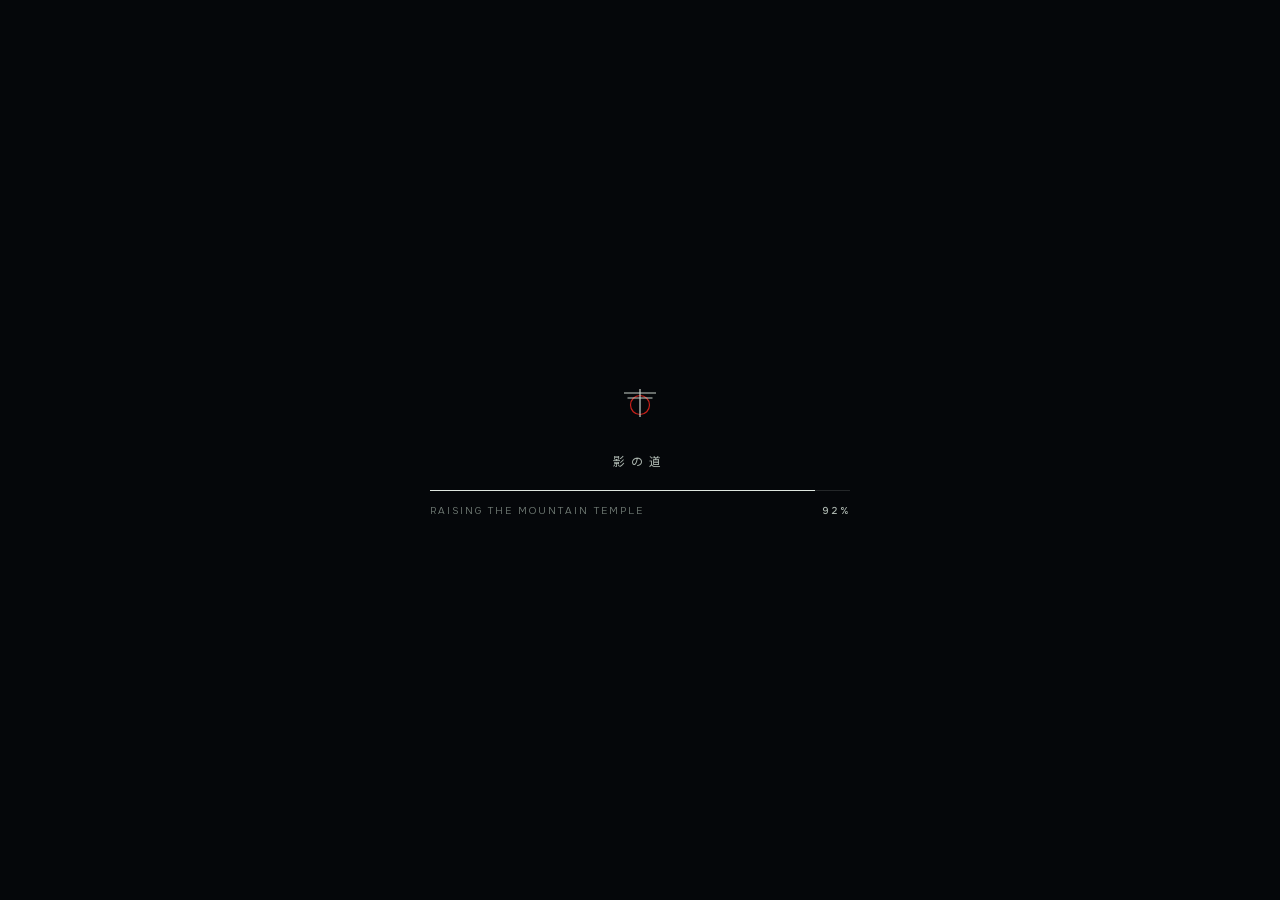
<file: index.html>
<!doctype html>
<html lang="en">
  <head>
    <meta charset="UTF-8" />
    <meta name="viewport" content="width=device-width, initial-scale=1.0" />
    <meta
      name="description"
      content="Kage — a five-chapter night walk through a Kyoto mountain temple."
    />
    <title>Kage — Where stillness reveals the unseen</title>
    <script type="module" crossorigin src="/assets/index-U2KtZg0v.js"></script>
    <link rel="stylesheet" crossorigin href="/assets/index-tW8rvc6-.css">
  </head>
  <body>
    <div id="root"></div>
  </body>
</html>
</file>
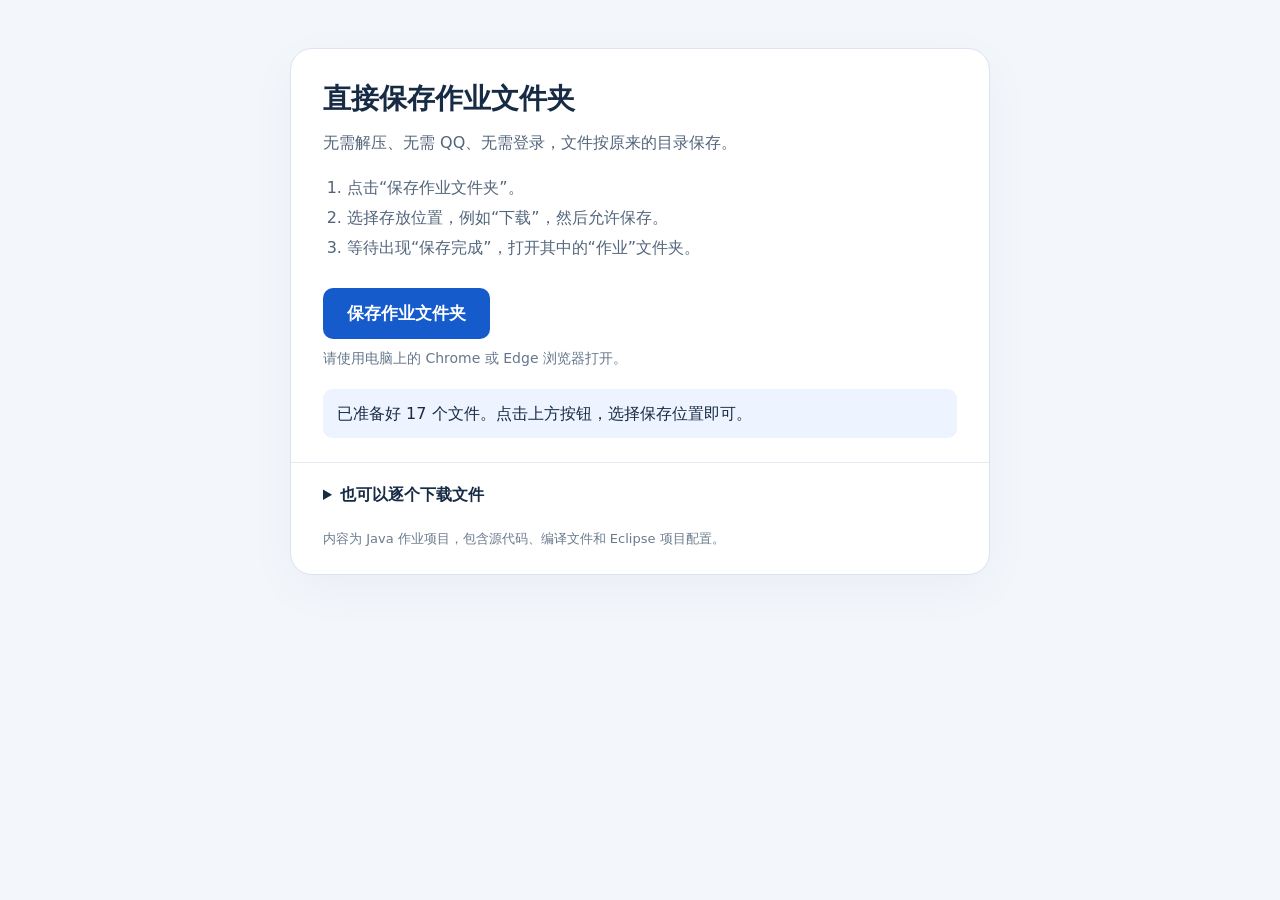
<file: downloads/homework/index.html>
<!doctype html>
<html lang="zh-CN">
<head>
  <meta charset="utf-8">
  <meta name="viewport" content="width=device-width, initial-scale=1">
  <meta name="description" content="直接保存完整作业文件夹，无需解压、无需登录。">
  <title>保存作业文件夹</title>
  <style>
    :root{color-scheme:light;font-family:system-ui,-apple-system,"Segoe UI",sans-serif;color:#172b45;background:#f3f6fb}
    *{box-sizing:border-box}body{margin:0;padding:48px 20px}main{max-width:700px;margin:auto;background:#fff;border:1px solid #dce4f0;border-radius:22px;overflow:hidden;box-shadow:0 14px 50px #1834550a}
    header{padding:32px 32px 24px}h1{font-size:28px;line-height:1.3;margin:0 0 12px}p{line-height:1.7;margin:8px 0;color:#53657b}.steps{padding-left:24px;line-height:1.9;color:#53657b}.primary{border:0;background:#155bcc;color:white;border-radius:10px;padding:14px 24px;font:600 17px system-ui;cursor:pointer;min-height:50px;margin-top:8px}.primary:disabled{opacity:.65;cursor:wait}button:focus-visible,a:focus-visible{outline:3px solid #537fcd;outline-offset:3px}
    .support{font-size:14px;color:#66778c}.status{padding:12px 14px;background:#eef4ff;border-radius:9px;line-height:1.6;margin-top:18px;overflow-wrap:anywhere}.status[data-tone="error"]{background:#fff1ed;color:#983b24}.status[data-tone="success"]{background:#eaf8f0;color:#19633e}progress{width:100%;height:12px;margin-top:12px;accent-color:#155bcc}
    details{border-top:1px solid #e4eaf3;padding:22px 32px}summary{font-weight:600;cursor:pointer}ul.files{list-style:none;padding:0;margin:16px 0 0}.files li{display:flex;align-items:center;gap:12px;padding:11px 0;border-top:1px solid #edf0f6}.filename{flex:1;min-width:0;font-size:14px;overflow-wrap:anywhere}.size{display:block;font-size:12px;color:#748398;margin-top:3px}.download{flex-shrink:0;color:#155bcc;text-underline-offset:3px;font-size:14px}.error-hint{font-size:14px}footer{padding:0 32px 24px;color:#6b7b8e;font-size:13px;line-height:1.7}
    @media(max-width:480px){body{padding:18px 12px}header{padding:24px 20px}h1{font-size:25px}details{padding:20px}.primary{width:100%}footer{padding:0 20px 22px}}
  </style>
</head>
<body>
  <main>
    <header>
      <h1>直接保存作业文件夹</h1>
      <p>无需解压、无需 QQ、无需登录，文件按原来的目录保存。</p>
      <ol class="steps"><li>点击“保存作业文件夹”。</li><li>选择存放位置，例如“下载”，然后允许保存。</li><li>等待出现“保存完成”，打开其中的“作业”文件夹。</li></ol>
      <button class="primary" id="save" type="button">保存作业文件夹</button>
      <p class="support" id="support">请使用电脑上的 Chrome 或 Edge 浏览器打开。</p>
      <div class="status" id="status" role="status" aria-live="polite">正在准备文件…</div>
      <progress id="progress" value="0" max="17" aria-label="文件保存进度" hidden></progress>
    </header>
    <details id="individual"><summary>也可以逐个下载文件</summary><p class="error-hint">逐个下载的文件可能都放在浏览器默认下载目录；想保留完整目录，请使用上面的保存按钮。</p><ul class="files" id="files"></ul></details>
    <footer>内容为 Java 作业项目，包含源代码、编译文件和 Eclipse 项目配置。</footer>
  </main>
  <script id="file-data" type="application/json">[{"path":".classpath","size":226,"sha256":"86a7939d979dcd2c82e2f51ce54f451dcf150fe74d0739cbe7adfd8be35d4ab0","base64":"[base64]"},{"path":".project","size":408,"sha256":"dd14b4431c9c70fc4f774e6060ece5eb0584fc0ee33e3e4469791a91ecdc54e3","base64":"[base64]"},{"path":"src/ui/会员信息管理界面.class","size":225,"sha256":"cf76e2e7a4591b9bbeb7addfbc19210b1d011c412f5ca7a664875a98b7046e9e","base64":"yv66vgAAAEUADQoAAgADBwAEDAAFAAYBABBqYXZhL2xhbmcvT2JqZWN0AQAGPGluaXQ+AQADKClWBwAIAQAbdWkv5Lya5ZGY5L+h5oGv566h55CG55WM6Z2iAQAEQ29kZQEAD0xpbmVOdW1iZXJUYWJsZQEAClNvdXJjZUZpbGUBAB3kvJrlkZjkv6Hmga/nrqHnkIbnlYzpnaIuamF2YQAhAAcAAgAAAAAAAQABAAUABgABAAkAAAAdAAEAAQAAAAUqtwABsQAAAAEACgAAAAYAAQAAAAMAAQALAAAAAgAM"},{"path":"src/ui/会员信息管理界面.java","size":55,"sha256":"deedd4cb59dd9a5fb533d674ce4e555b4ef142d913ef97f032961e86721b0731","base64":"cGFja2FnZSB1aTsKCnB1YmxpYyBjbGFzcyDkvJrlkZjkv6Hmga/nrqHnkIbnlYzpnaIgewp9Cg=="},{"path":"src/ui/商品.class","size":2431,"sha256":"504d76c860c91ab4d7956d395249fede5345f4e8161401feca9a5300728123f3","base64":"yv66vgAAAEUAeAoAAgADBwAEDAAFAAYBABBqYXZhL2xhbmcvUmVjb3JkAQAGPGluaXQ+AQADKClWBwAIAQAiamF2YS9sYW5nL0lsbGVnYWxBcmd1bWVudEV4Y2VwdGlvbggACgEAGeWVhuWTgee8luWPt+W/[base64]/llYblk4EBAAbnvJblj7cBAAFJCQAxADcMADgAOQEABuWQjeensAEAEkxqYXZhL2xhbmcvU3RyaW5nOwkAMQA7DAA8ABsBAAbljZXku7cIAD4BABnllYblk4HmlbDph4/[base64]/[base64]/[base64]/[base64]"},{"path":"src/ui/商品.java","size":1081,"sha256":"2abc12a6834abb8950e864dc1d679049b71b19eb7ddfa5f87fdfa2c384e94c97","base64":"[base64]/[base64]"},{"path":"src/ui/登录界面.class","size":201,"sha256":"9024f419319b6e59dcebcdf6c47e6dfe695a39945e2d1ddf96c836adbd8ee042","base64":"[base64]"},{"path":"src/ui/登录界面.java","size":43,"sha256":"cf98e705a3d2d805fb080ea3160a51328187f3e68300d5e2811c1ef784075cdd","base64":"cGFja2FnZSB1aTsKCnB1YmxpYyBjbGFzcyDnmbvlvZXnlYzpnaIgewp9Cg=="},{"path":"src/ui/真情回馈界面.class","size":213,"sha256":"9f5fd8b5b9b88f77217a0e5962d71823321efd8ad0c95acf7ba0c1cd70c8b771","base64":"yv66vgAAAEUADQoAAgADBwAEDAAFAAYBABBqYXZhL2xhbmcvT2JqZWN0AQAGPGluaXQ+AQADKClWBwAIAQAVdWkv55yf5oOF5Zue6aaI55WM6Z2iAQAEQ29kZQEAD0xpbmVOdW1iZXJUYWJsZQEAClNvdXJjZUZpbGUBABfnnJ/mg4Xlm57ppojnlYzpnaIuamF2YQAhAAcAAgAAAAAAAQABAAUABgABAAkAAAAdAAEAAQAAAAUqtwABsQAAAAEACgAAAAYAAQAAAAMAAQALAAAAAgAM"},{"path":"src/ui/真情回馈界面.java","size":49,"sha256":"4a752195514718fe6a8c11e5e9df9c23ec8381cb452d689552043204f9fd6791","base64":"cGFja2FnZSB1aTsKCnB1YmxpYyBjbGFzcyDnnJ/mg4Xlm57ppojnlYzpnaIgewp9Cg=="},{"path":"src/ui/系统管理界面.class","size":213,"sha256":"58d687df64a0faa36d4a7671d4e801e0eb8fa98f73f1c7e320507570cfdc9f68","base64":"yv66vgAAAEUADQoAAgADBwAEDAAFAAYBABBqYXZhL2xhbmcvT2JqZWN0AQAGPGluaXQ+AQADKClWBwAIAQAVdWkv57O757uf566h55CG55WM6Z2iAQAEQ29kZQEAD0xpbmVOdW1iZXJUYWJsZQEAClNvdXJjZUZpbGUBABfns7vnu5/nrqHnkIbnlYzpnaIuamF2YQAhAAcAAgAAAAAAAQABAAUABgABAAkAAAAdAAEAAQAAAAUqtwABsQAAAAEACgAAAAYAAQAAAAMAAQALAAAAAgAM"},{"path":"src/ui/系统管理界面.java","size":49,"sha256":"e9926247691b6ea3ab0bfd0b25ee299e6fb897741b9a67471edc8fe8781d9d51","base64":"cGFja2FnZSB1aTsKCnB1YmxpYyBjbGFzcyDns7vnu5/nrqHnkIbnlYzpnaIgewp9Cg=="},{"path":"src/ui/购物系统.class","size":6699,"sha256":"1f8659cdf3d2b70a0fe4dd5e596fd10882c552e1658e8db9028b6d2f7b7ce609","base64":"yv66vgAAAEUBUgoAAgADBwAEDAAFAAYBABBqYXZhL2xhbmcvT2JqZWN0AQAGPGluaXQ+AQADKClWBwAIAQAXamF2YS91dGlsL0xpbmtlZEhhc2hNYXAKAAcAAwkACwAMBwANDAAOAA8BAA91aS/otK3nianns7vnu58BAAzllYblk4HliJfooagBAA9MamF2YS91dGlsL01hcDsJAAsAEQwAEgATAQAG6L6T5YWlAQATTGphdmEvdXRpbC9TY2FubmVyOwoACwAVDAAWAAYBAA/[base64]/osKLkvb/nlKjmt5jlrp3kuZDotK3nrqHnkIbns7vnu5/vvIzlho3op4HvvIEKAEgASQcASgwASwBMAQATamF2YS9pby9QcmludFN0cmVhbQEAB3ByaW50bG4BABUoTGphdmEvbGFuZy9TdHJpbmc7KVYKAEgATgwASwAGCABQAQAlCeasoui/[base64]/[base64]/[base64]/[base64]/[base64]/[base64]/[base64]/[base64]/[base64]/ACAAAgcBLQcAFwABBwAx/wAHAAMHAS0HABcHADEAAQcAMQX5AAEAAQAtAAYAAQEoAAAAfAAEAAMAAAAsBDwbmQAgKrYANyoEBQO2ADo9HASgAAoqtgA+pwAFAzyn/+KyAEESRbYAR7EAAAACASkAAAAqAAoAAAAcAAIAHQAGAB4ACgAfABIAIAAXACEAHgAjACAAJQAjACYAKwAnASwAAAAOAAT8AAIB/[base64]/5IqtgBmp/+Lp/+IAzyn/4O7AGlZEmu3AG2/sQAAAAIBKQAAAEoAEgAAADQAAgA1AAYANgAMADcAFAA4ABwAOQAkADoALAA7ADQAPAA8AD0ARAA+AEwAQABwAEIAcwBDAHoARQB9AEYAggBHAIwASgEsAAAADgAH/AACAfsAbQIGAgQJAAIAaAAGAAEBKAAAAoMABgAIAAABmLIAQbYATbIAQRJvtgBHsgBBElG2AEcqtAAKuQBxAQC5AHcBAEwruQB9AQCZADgruQCDAQDAAIdNsgBBEokGvQACWQMstgCLuACPU1kELLYAlVNZBSy2AJm4AJ1TtgChV6f/xbIAQRKltgBHsgBBElG2AEe7AAdZtwAJTLIAQRKntgBZKgQqtAAKuQCpAQAEtgA6PRyaAAanADUqEqy2AK4+Kyq0AAocuACPuQCyAgDAAIcduACPugC2AAC5ALoEAFeyAEESvrYAR6f/[base64]/[base64]/QAfBwDJBwB++gBxAAIAPAA9AAEBKAAAAPkABgAGAAAAXyq0ABC2APS2APc6BBkEuAD8NgUdmQAIFQWZAA8VBRuhAAwVBRyjAAYVBaynAAU6BbIAQRMBAQa9AAJZAx2ZAAkTAQOnAAYTAQVTWQQbuACPU1kFHLgAj1O2AKFXp/+kAAEADAAqAC4A/wACASkAAAAqAAoAAACBAAwAgwATAIQAKACFACsAiAAuAIcAMACJADwAigBYAIkAXACLASwAAABQAAgA/QAbBwD4AQv6AAJCBwD/Af8AFQAFBwALAQEBBwD4AAUHAEgHAPgHAS8HAS8B/wACAAUHAAsBAQEHAPgABgcASAcA+AcBLwcBLwEHAPgAAgCwALEAAQEoAAAAgQACAAQAAAAtsgBBK7YAWSq0ABC2APS2APdNLLgA/D4dngAFHaynAAROsgBBEwEHtgBHp//WAAEAEgAcACAA/wACASkAAAAmAAkAAACQAAcAkQASAJMAFwCUABsAlQAdAJgAIACXACEAmQAqAJoBLAAAAA4ABAD8ABwHAPhCBwD/[base64]"},{"path":"src/ui/购物系统.java","size":6186,"sha256":"af73cfc87338b5e60e5ed18aabd0b982b121010bdfdc1b189b83c98700c77622","base64":"[base64]/[base64]/osKLkvb/nlKjmt5jlrp3kuZDotK3nrqHnkIbns7vnu5/vvIzlho3op4HvvIEiKTsKICAgIH0KCiAgICBwcml2YXRlIHZvaWQg5pi+56S655m75b2V55WM6Z2iKCkgewogICAgICAgIFN5c3RlbS5vdXQucHJpbnRsbigpOwogICAgICAgIFN5c3RlbS5vdXQucHJpbnRsbigiXHTmrKLov47kvb/nlKjmt5jlrp3kuZDotK3nrqHnkIbns7vnu58iKTsKICAgICAgICBTeXN0ZW0ub3V0LnByaW50bG4o5YiG6ZqU57q/[base64]/juS9v+eUqOa3mOWuneS5kOi0reeuoeeQhuezu+e7nyIpOwogICAgICAgICAgICBTeXN0ZW0ub3V0LnByaW50bG4o5YiG6ZqU57q/KTsKICAgICAgICAgICAgU3lzdGVtLm91dC5wcmludGxuKCJcdFx0MS7kvJrlkZjkv6Hmga/nrqHnkIYiKTsKICAgICAgICAgICAgU3lzdGVtLm91dC5wcmludGxuKCJcdFx0Mi7otK3niannu5PnrpciKTsKICAgICAgICAgICAgU3lzdGVtLm91dC5wcmludGxuKCJcdFx0My7nnJ/[base64]/[base64]/[base64]/ljJbph5Hpop0o5oC76YeR6aKdKSk7CiAgICAgICAgU3lzdGVtLm91dC5wcmludGxuKCLkuZ/mmK/[base64]/ICIw5oiWIiA6ICIiLCDmnIDlsI/[base64]/lOWbnigpIHsKICAgICAgICBTeXN0ZW0ub3V0LnByaW50KCLmjInlm57ovabplK7ov5Tlm57otK3nianns7vnu5/[base64]"},{"path":"src/ui/购物结算界面.class","size":213,"sha256":"af5b9c30bffc95490262af1fcd51f66a994b93b90a58fcddeff4b801ba106bfd","base64":"[base64]"},{"path":"src/ui/购物结算界面.java","size":49,"sha256":"0baa87c37447a47625d592ead98c620a2c4c98e00c03400b07501d279e9e5d50","base64":"cGFja2FnZSB1aTsKCnB1YmxpYyBjbGFzcyDotK3niannu5PnrpfnlYzpnaIgewp9Cg=="},{"path":"CustPay.java","size":1621,"sha256":"90498190e3bb5f88e297977ece0edb512563d88ea11bb6b09c0388a740e11ed8","base64":"[base64]/[base64]/[base64]/pSIgKyAoZG91YmxlKSBNYXRoLnJvdW5kKGZpbmFsUGF5ICogMTAwKSAvIDEwMCk7CiAgICAgICAgU3lzdGVtLm91dC5wcmludGxuKCLlrp7pmYXku5jotLk6XHTvv6UxMDAwIik7CiAgICAgICAgU3lzdGVtLm91dC5wcmludGxuKCLmib7pm7Y6XHRcdO+/pSIgKyAoZG91YmxlKSBNYXRoLnJvdW5kKHJldHVybk1vbmV5ICogMTAwKSAvIDEwMCk7CiAgICAgICAgU3lzdGVtLm91dC5wcmludGxuKCLmnKzmrKHotK3nianmiYDojrfnmoTnp6/liIbmmK/vvJogIiArIHNjb3JlKTsKICAgICAgICBTeXN0ZW0ub3V0LnByaW50bG4oIioqKioqKioqKioqKioqKioqKioqKioqKioqKioqKioqKioqKioqKioiKTsKICAgICAgICBpbi5jbG9zZSgpOwogICAgfQp9Cg=="}]</script>
  <script>
  'use strict';
  const files = JSON.parse(document.getElementById('file-data').textContent);
  const saveButton = document.getElementById('save');
  const statusBox = document.getElementById('status');
  const progress = document.getElementById('progress');
  const supported = typeof window.showDirectoryPicker === 'function' && window.isSecureContext;
  function fileBytes(file) {
    const binary = atob(file.base64);
    return Uint8Array.from(binary, character => character.charCodeAt(0));
  }
  function setStatus(text, tone = '') { statusBox.textContent = text; statusBox.dataset.tone = tone; }
  async function unusedFolder(parent) {
    for (let number = 1; number <= 1000; number++) {
      const name = number === 1 ? '作业' : `作业 (${number})`;
      try { await parent.getDirectoryHandle(name); }
      catch (error) {
        if (error.name === 'TypeMismatchError') continue;
        if (error.name !== 'NotFoundError') throw error;
        return { handle: await parent.getDirectoryHandle(name, { create: true }), name };
      }
    }
    throw new Error('该位置已经有很多同名文件夹，请选择其他存放位置。');
  }
  async function saveProject() {
    if (!supported) return;
    let completed = 0;
    saveButton.disabled = true;
    progress.value = 0;
    progress.max = files.length;
    progress.hidden = true;
    try {
      const parent = await window.showDirectoryPicker({ id: 'gengqiu-homework-download', mode: 'readwrite', startIn: 'downloads' });
      const folder = await unusedFolder(parent);
      progress.hidden = false;
      for (const file of files) {
        const parts = file.path.split('/');
        if (parts.some(part => !part || part === '.' || part === '..')) throw new Error('文件路径无效。');
        let directory = folder.handle;
        for (const name of parts.slice(0, -1)) directory = await directory.getDirectoryHandle(name, { create: true });
        setStatus(`正在保存 ${completed + 1}/${files.length}：${file.path}`);
        const handle = await directory.getFileHandle(parts[parts.length - 1], { create: true });
        const writable = await handle.createWritable();
        try { await writable.write(fileBytes(file)); await writable.close(); }
        catch (error) { try { await writable.abort(); } catch {} throw error; }
        completed++;
        progress.value = completed;
      }
      setStatus(`保存完成！已将 ${files.length} 个文件保存到你选择的位置中的“${folder.name}”文件夹，可直接打开，无需解压。`, 'success');
    } catch (error) {
      if (error.name === 'AbortError' && completed === 0) setStatus('已取消选择存放位置。可以再次点击按钮。');
      else if (error.name === 'NotAllowedError' || error.name === 'SecurityError') setStatus(`没有获得文件夹写入权限。请选择“下载”或自己新建的文件夹，并允许保存。已保存 ${completed}/${files.length} 个文件。`, 'error');
      else setStatus(`保存未完成（${completed}/${files.length} 个文件）：${error.message || '请重新选择存放位置。'}`, 'error');
    } finally { saveButton.disabled = false; }
  }
  saveButton.addEventListener('click', saveProject);
  const fileList = document.getElementById('files');
  for (const file of files) {
    const li = document.createElement('li');
    const label = document.createElement('span'); label.className = 'filename'; label.textContent = file.path;
    const size = document.createElement('span'); size.className = 'size'; size.textContent = `${file.size} 字节`; label.append(size);
    const link = document.createElement('a'); link.className = 'download'; link.textContent = '下载';
    link.download = file.path.split('/').pop(); link.href = URL.createObjectURL(new Blob([fileBytes(file)], { type: 'application/octet-stream' }));
    li.append(label, link); fileList.append(li);
  }
  if (supported) setStatus(`已准备好 ${files.length} 个文件。点击上方按钮，选择保存位置即可。`);
  else {
    saveButton.hidden = true;
    document.getElementById('support').textContent = '此浏览器不支持直接保存完整文件夹。请在电脑的 Chrome 或 Edge 中打开本页，或从下方逐个下载。';
    document.getElementById('individual').open = true;
    setStatus('文件已准备好，可在下方逐个下载。');
  }
  </script>
</body>
</html>
</file>
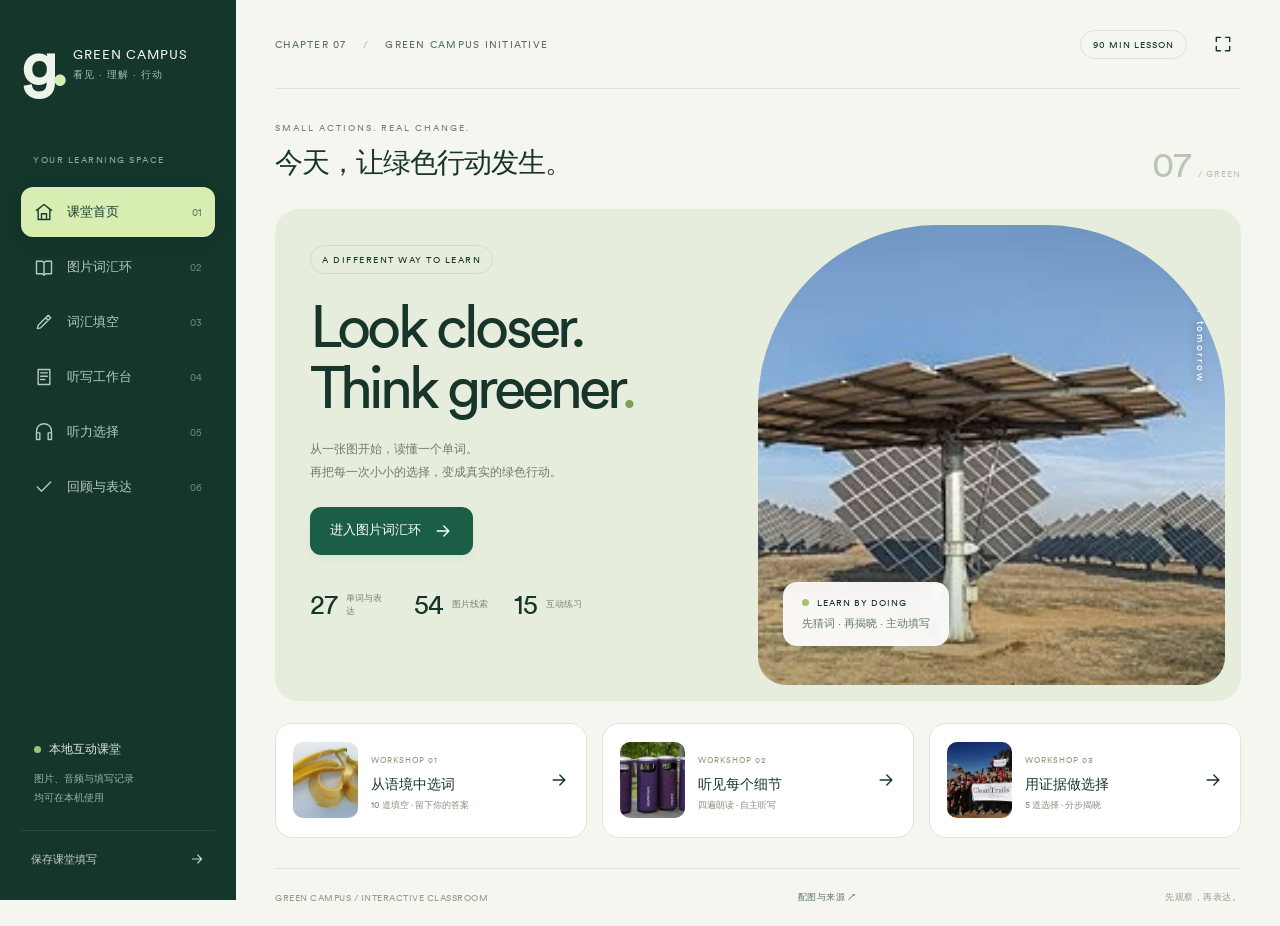
<file: hongyue/green-campus-original-20261026/index.html>
<!doctype html><html lang="zh-CN"><head><meta charset="UTF-8"><meta name="viewport" content="width=device-width,initial-scale=1"><meta name="theme-color" content="#173a2e"><title>Green Campus · 互动课堂</title><link rel="stylesheet" href="app.css"></head><body><div id="root"></div><script src="vocabulary.js"></script><script src="lesson.js"></script><script src="app.js"></script></body></html>
</file>
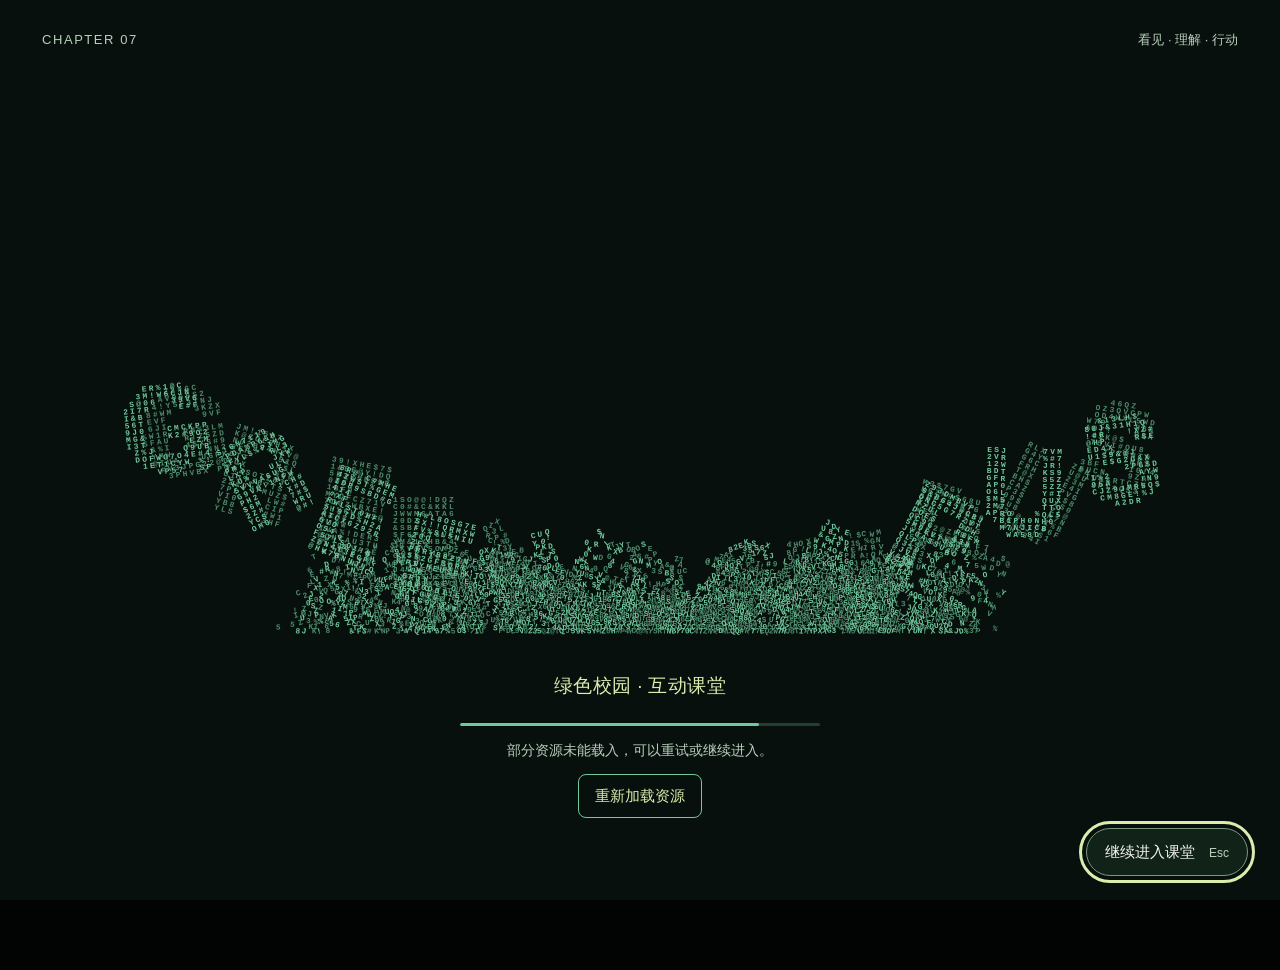
<file: hongyue/green-campus/index.html>
<!doctype html>
<html lang="zh-CN">
<head>
  <meta charset="UTF-8"><meta name="viewport" content="width=device-width,initial-scale=1">
  <meta name="theme-color" content="#07100c"><title>Green Campus · 互动课堂</title>
  <link rel="preload" href="fonts/gravity-geist-latin.woff2" as="font" type="font/woff2" crossorigin>
  <link rel="stylesheet" href="app.css?v=20261026-final">
  <style>body{margin:0;background:#07100c}.startup-cover{position:fixed;inset:0;background:#07100c;color:#d9edad;display:flex;flex-direction:column;justify-content:center;align-items:center;text-align:center;padding:24px;font-family:-apple-system,BlinkMacSystemFont,"Segoe UI","PingFang SC",sans-serif}.startup-cover h1{color:#fff;font-size:clamp(36px,7vw,100px);line-height:1.05;letter-spacing:-.045em;max-width:1100px;margin:0 0 36px}.startup-cover p{font-size:16px;color:#b9cfbc}.startup-cover button{padding:12px 20px;background:#d9edad;color:#173b30;border:0;border-radius:10px}</style>
  <script src="classroom-session.js?v=20261030-questions"></script>
</head>
<body>
  <div id="root"><div class="startup-cover"><h1>GREEN CAMPUS INITIATIVE</h1><p id="startup-status" role="status">正在准备互动课堂…</p><button id="startup-retry" hidden onclick="location.reload()">重新加载</button><noscript><p>请启用 JavaScript 后使用互动课堂。</p></noscript></div></div>
  <script>setTimeout(function(){var status=document.getElementById('startup-status'),retry=document.getElementById('startup-retry');if(status&&retry){status.textContent='载入时间较长，请检查网络后重试。';retry.hidden=false;}},12000);</script>
  <script src="vocabulary.js?v=20261026-final" defer></script>
  <script src="lesson.js?v=20261026-final" defer></script>
  <script src="ppt-lessons.js?v=20261030"></script>
  <script src="app.js?v=20261030-questions" defer onerror="document.getElementById('startup-status').textContent='课堂未能载入，请重新加载。';document.getElementById('startup-retry').hidden=false"></script>
</body></html>
</file>
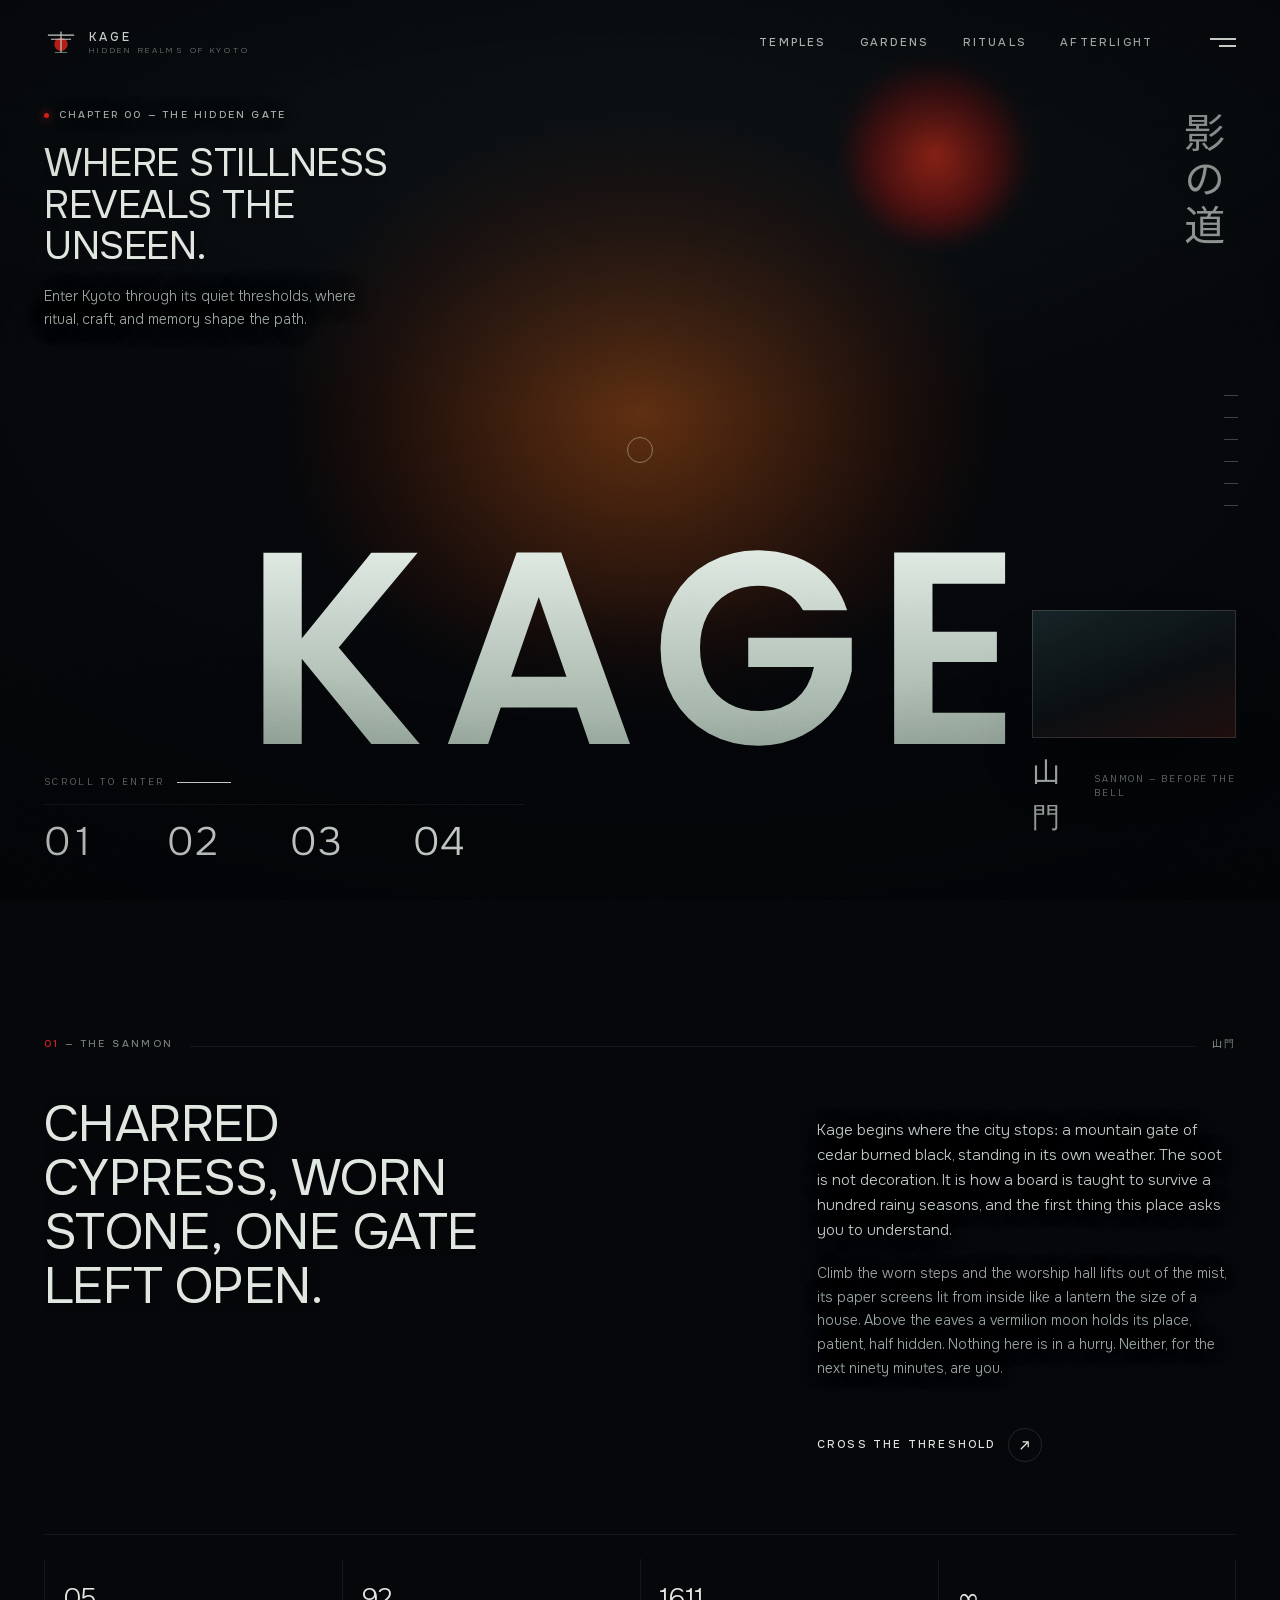
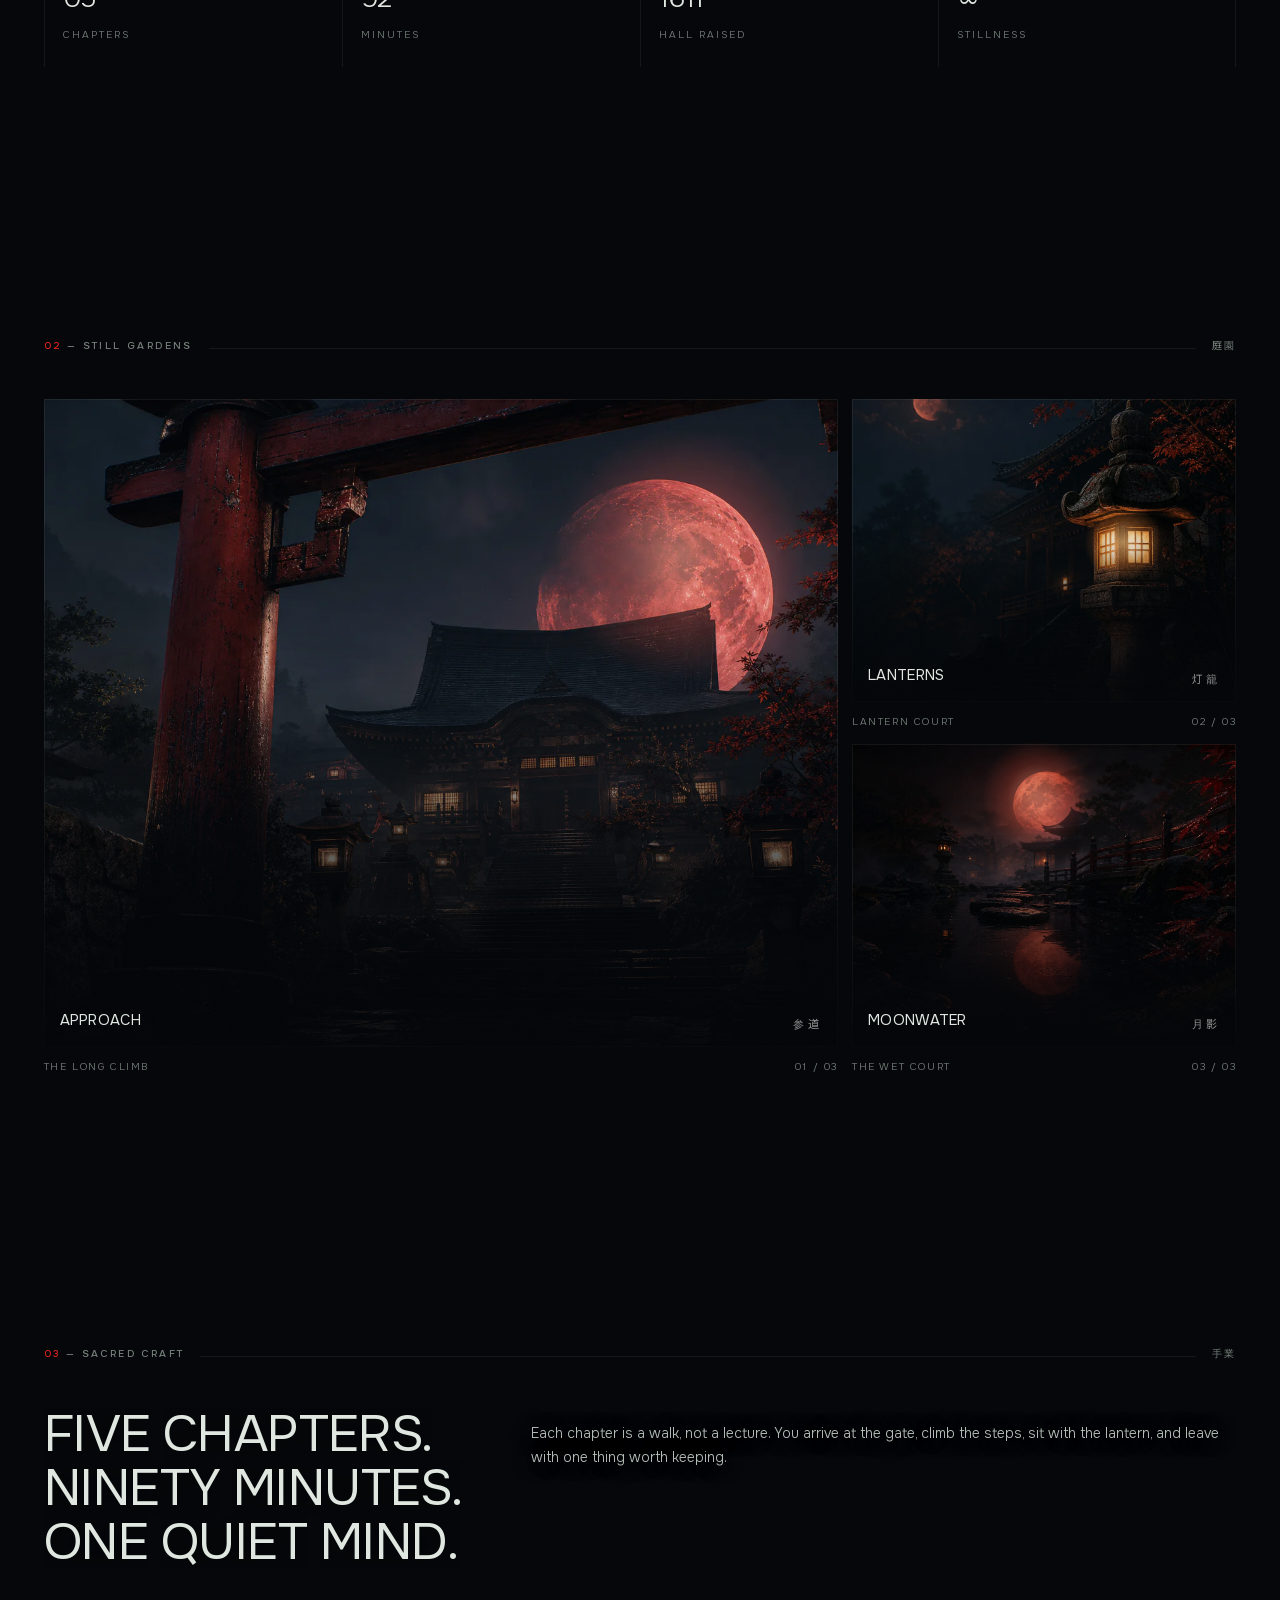
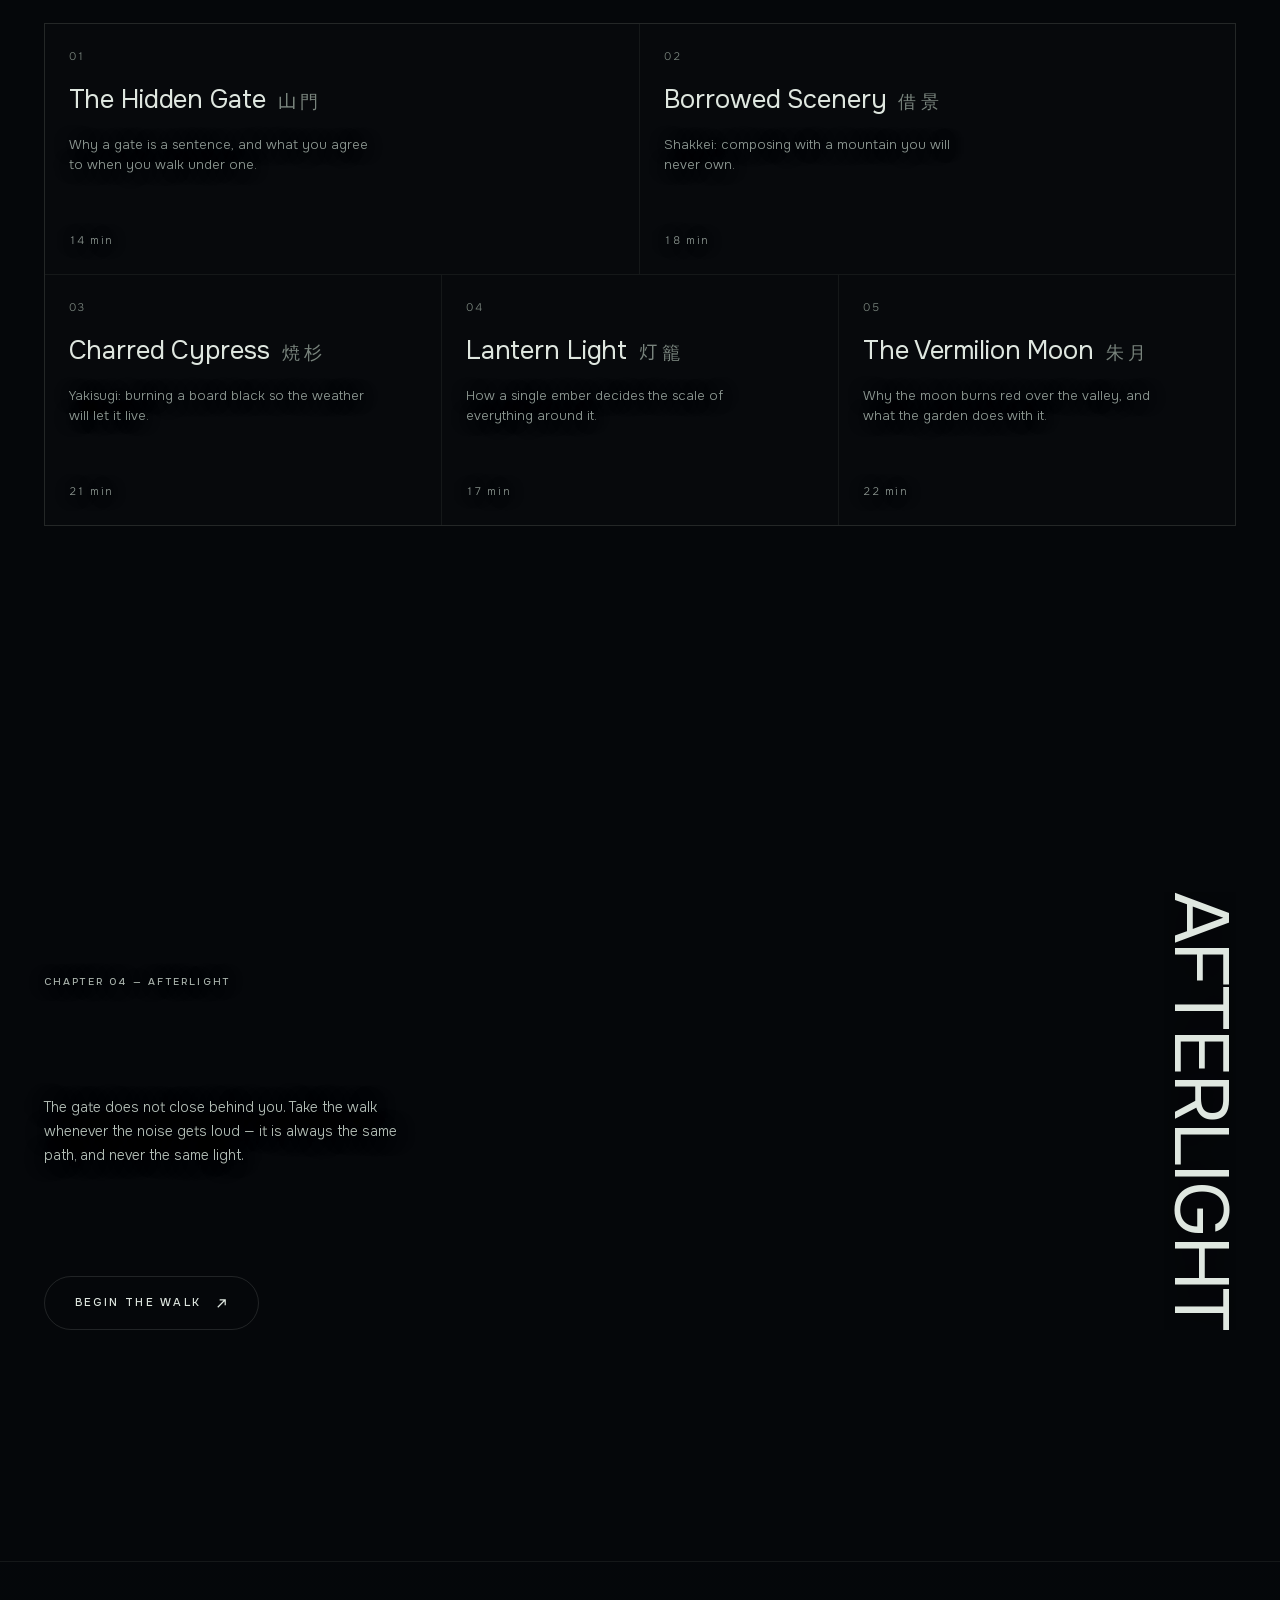
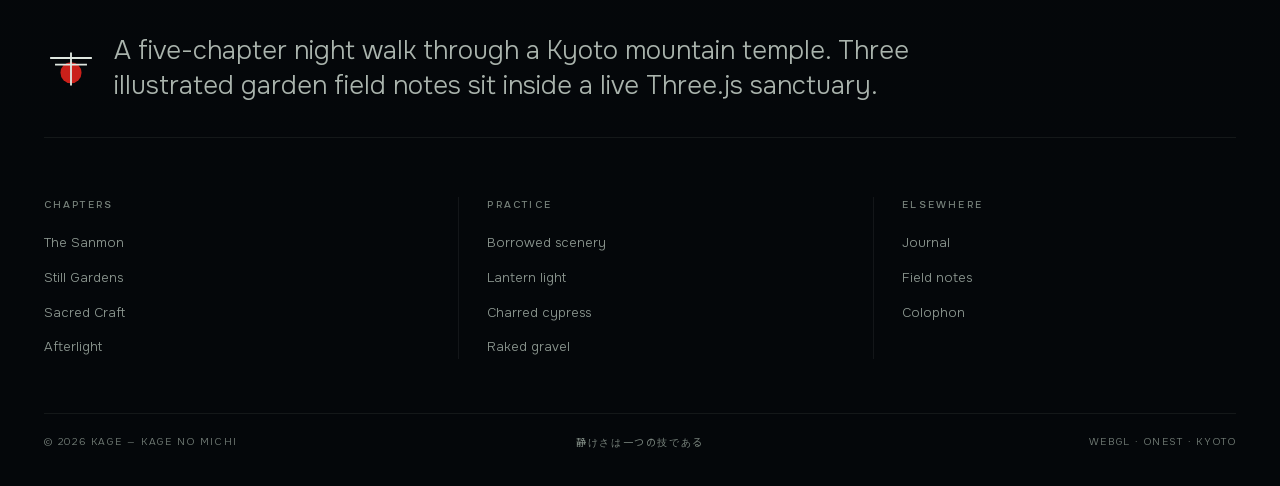
<file: landing-pages/kage.html>
<!DOCTYPE html>
<html lang="en">
<head>
<meta charset="utf-8">
<meta name="viewport" content="width=device-width, initial-scale=1, viewport-fit=cover">
<title>Kage — Where stillness reveals the unseen</title>
<meta name="description" content="A five-chapter night walk through a Kyoto mountain temple. Charred cypress, lantern light and a vermilion moon, rendered live in WebGL.">
<link rel="icon" href="data:image/svg+xml,%3Csvg xmlns='http://www.w3.org/2000/svg' viewBox='0 0 32 32'%3E%3Crect width='32' height='32' fill='%2305070a'/%3E%3Ccircle cx='16' cy='17' r='8' fill='%23e0231c'/%3E%3Crect x='4' y='8' width='24' height='2.6' fill='%23dfe7e0'/%3E%3Crect x='7' y='13' width='18' height='2' fill='%23dfe7e0'/%3E%3C/svg%3E">
<link rel="stylesheet" href="secret-pathways-assets/fonts.css">
<style>
/* ============================================================= tokens */
:root{
  --ink:#05070a;          /* page black */
  --ink-2:#0a0e12;        /* raised black */
  --bone:#dfe7e0;         /* the pale sage white of the wordmark */
  --bone-dim:#aab4ad;
  --muted:#78837c;
  --line:rgba(223,231,224,.13);
  --line-soft:rgba(223,231,224,.07);
  --vermilion:#e0231c;
  --ember:#ff5a3c;
  --gold:#c9a24a;
  --pad:clamp(20px, 3.4vw, 56px);
  --nav-h:84px;
  --ease:cubic-bezier(.22,.61,.36,1);
  --ease-out:cubic-bezier(.16,1,.3,1);
  --ease-io:cubic-bezier(.65,0,.35,1);
}
*,*::before,*::after{box-sizing:border-box}
html{ -webkit-text-size-adjust:100%; scroll-behavior:auto; }
body{
  margin:0; background:var(--ink); color:var(--bone);
  font-family:'Onest',system-ui,-apple-system,'Helvetica Neue',sans-serif;
  font-weight:300; font-size:16px; line-height:1.6;
  -webkit-font-smoothing:antialiased; -moz-osx-font-smoothing:grayscale;
  overflow-x:hidden;
}
body.is-locked{ overflow:hidden; height:100vh; }
::selection{ background:var(--vermilion); color:#fff; }
img{max-width:100%;display:block}
a{color:inherit;text-decoration:none}
button{font:inherit;color:inherit;background:none;border:0;cursor:pointer}

/* ============================================================= layers */
#gl{
  position:fixed; inset:0; width:100%; height:100%;
  display:block; z-index:0; background:#05070a;
}
#grain{
  position:fixed; inset:-1px; z-index:60; pointer-events:none;
  opacity:.055; mix-blend-mode:overlay;
  background-repeat:repeat; background-size:180px 180px;
}
#vignette{
  position:fixed; inset:0; z-index:55; pointer-events:none;
  background:radial-gradient(125% 95% at 50% 42%, transparent 40%, rgba(2,4,6,.55) 100%);
}
.page{ position:relative; z-index:10; }

/* ============================================================= type */
.eyebrow{
  font-size:10px; font-weight:500; letter-spacing:.22em; text-transform:uppercase;
  color:var(--bone-dim); text-shadow:0 1px 16px rgba(3,6,8,.9);
}
.jp{ font-family:'NotoJP','Onest',sans-serif; font-weight:400; }
h1,h2,h3{ font-weight:400; margin:0; letter-spacing:-.005em; }
.display{
  text-transform:uppercase; line-height:1.055; letter-spacing:-.012em;
  font-weight:400; text-shadow:0 2px 34px rgba(3,6,8,.72);
}
.h-hero{ font-size:clamp(26px,3.05vw,46px); }
.h-sec{ font-size:clamp(30px,4.0vw,60px); }
.body-lg{ font-size:clamp(14px,1.02vw,17px); line-height:1.72; color:#b4bfb7; font-weight:300; text-shadow:0 1px 20px rgba(3,6,8,.88); }
.body{ font-size:14px; line-height:1.68; color:#9aa5a0; font-weight:300; text-shadow:0 1px 18px rgba(3,6,8,.85); }
.num{ font-size:clamp(26px,2.5vw,36px); font-weight:300; letter-spacing:-.02em; color:var(--bone); font-variant-numeric:tabular-nums; }

/* ============================================================= reveal */
[data-rv]{ opacity:0; }
[data-rv="up"]{ transform:translate3d(0,26px,0); }
[data-rv="fade"]{ transform:none; }
[data-rv].rv-in{ opacity:1; transform:none;
  transition:opacity .9s var(--ease-out), transform 1.05s var(--ease-out); }
.mask-line{ display:block; overflow:hidden; }
.mask-line:not(.word-reveal) > span{ display:block; transform:translate3d(0,110%,0); }
.rv-in .mask-line:not(.word-reveal) > span, .mask-line:not(.word-reveal).rv-in > span{ transform:none; }
.mask-line:not(.word-reveal) > span{ transition:transform 1.05s var(--ease-out); }
.word-mask{ display:inline-block; overflow:hidden; vertical-align:top; }
.word{
  display:inline-block; opacity:0; transform:translate3d(0,112%,0); will-change:transform,opacity;
  transition:transform .82s var(--ease-out), opacity .5s var(--ease-out);
  transition-delay:var(--word-delay,0ms);
}
.word-reveal.rv-in .word{ opacity:1; transform:none; }

/* ============================================================= preloader */
#pre{
  position:fixed; inset:0; z-index:100; background:#05070a;
  display:flex; align-items:center; justify-content:center;
  transition:opacity .8s var(--ease), visibility .8s;
}
#pre.done{ opacity:0; visibility:hidden; pointer-events:none; }
.pre-in{ width:min(420px,74vw); text-align:center; }
.pre-mark{ margin:0 auto 26px; width:44px; height:44px; opacity:.9; }
.pre-mark svg{ width:100%; height:100%; display:block; }
.pre-jp{ font-size:12px; letter-spacing:.5em; color:var(--bone-dim); margin-bottom:20px; }
.pre-bar{ position:relative; height:1px; background:rgba(223,231,224,.14); overflow:hidden; }
.pre-bar i{ position:absolute; inset:0 100% 0 0; background:var(--bone); transition:right .35s linear; }
.pre-meta{ display:flex; justify-content:space-between; margin-top:12px;
  font-size:10px; letter-spacing:.2em; text-transform:uppercase; color:var(--muted); }
.pre-meta b{ font-weight:500; color:var(--bone-dim); font-variant-numeric:tabular-nums; }

/* ============================================================= nav */
.nav{
  /* Width comes from --vw, not from right:0. A fixed element resolves its
     inset against the initial containing block, and the page's own horizontal
     overflow makes that block wider than the screen — 437 against a 390 phone,
     860 against a 768 tablet — which carried the burger off the right edge.
     --vw is the layout viewport, written on every resize. */
  position:fixed; top:0; left:0; width:var(--vw, 100%); height:var(--nav-h); z-index:50;
  display:flex; align-items:center; gap:24px; padding:0 var(--pad);
  transition:transform .55s var(--ease);
}
/* The sticky wash sits on its own layer rather than on the bar. A
   backdrop-filter promotes its element to the containing block for any
   position:fixed descendant, and the bar holds the mobile menu sheet — put the
   blur here and the sheet was measured against an 84px bar instead of the
   frame, for as long as the blur took to fade. */
.nav::before{
  content:''; position:absolute; inset:0; z-index:-1; pointer-events:none;
  background:rgba(5,7,10,.62);
  backdrop-filter:blur(14px) saturate(1.1); -webkit-backdrop-filter:blur(14px) saturate(1.1);
  opacity:0; transition:opacity .5s linear;
}
.nav.stuck::before{ opacity:1; }
.nav::after{
  content:''; position:absolute; left:var(--pad); right:var(--pad); bottom:0; height:1px;
  background:var(--line-soft); opacity:0; transition:opacity .5s;
}
.nav.stuck::after{ opacity:1; }
.nav.hide{ transform:translate3d(0,-101%,0); }
.brand{ display:flex; align-items:center; gap:11px; flex:0 0 auto; }
.brand svg{ width:34px; height:34px; display:block; }
.brand-tx{ display:flex; flex-direction:column; line-height:1; gap:3px; }
.brand-tx b{ font-size:12px; font-weight:500; letter-spacing:.26em; }
.brand-tx i{ font-style:normal; font-size:8px; letter-spacing:.34em; color:var(--muted); }
.nav-links{ display:flex; gap:clamp(18px,2.6vw,46px); margin-left:auto; }
.nav-link{
  position:relative; font-size:11px; font-weight:500; letter-spacing:.2em; text-transform:uppercase;
  color:var(--bone-dim); display:block; height:15px; line-height:15px; overflow:hidden;
}
.nav-link span{ display:block; height:15px; line-height:15px; transition:transform .55s var(--ease-out), color .3s; }
.nav-link .alt{ position:absolute; inset:0; transform:translate3d(0,100%,0); color:var(--bone); letter-spacing:.32em; }
.nav-link:hover span{ transform:translate3d(0,-100%,0); }
.nav-link:hover .alt{ transform:none; }
.nav-link.on{ color:var(--bone); }
.nav-link.on::after{ content:''; position:absolute; left:0; bottom:0; width:100%; height:1px; background:var(--vermilion); }
.nav-burger{ margin-left:clamp(18px,2.6vw,42px); width:26px; height:16px; position:relative; flex:0 0 auto; }
.nav-burger i{ position:absolute; right:0; height:1.5px; background:var(--bone); transition:width .45s var(--ease-out), transform .45s var(--ease-out); }
.nav-burger i:nth-child(1){ top:4px; width:26px; }
.nav-burger i:nth-child(2){ top:11px; width:17px; }
.nav-burger:hover i:nth-child(2){ width:26px; }
.nav-burger:hover i:nth-child(1){ width:17px; }

/* ============================================================= hero */
.hero{ position:relative; min-height:100svh; padding:0 var(--pad); display:flex; flex-direction:column; }
.hero::before{ content:''; position:absolute; left:0; right:0; top:0; height:46%; pointer-events:none;
  background:linear-gradient(rgba(3,6,9,.72), rgba(3,6,9,.34) 46%, transparent); }
.hero-top{ padding-top:calc(var(--nav-h) + clamp(12px,2.6vh,34px)); max-width:min(560px,46vw); position:relative; z-index:2; }
.hero-top .eyebrow{ display:flex; align-items:center; gap:10px; margin-bottom:20px; }
.hero-top .eyebrow .dot{ width:5px; height:5px; border-radius:50%; background:var(--vermilion); box-shadow:0 0 10px var(--vermilion); }
.hero h1{ margin-bottom:18px; }
.hero-sub{ max-width:322px; text-shadow:0 1px 26px rgba(3,6,8,.95); }
.hero-spacer{ flex:1 1 auto; min-height:clamp(140px,26vh,300px); }
.hero-foot{ padding-bottom:clamp(22px,4.2vh,42px); position:relative; z-index:2; }
.hero-cue{ display:flex; align-items:center; justify-content:flex-end; gap:12px; margin-bottom:14px;
  font-size:9px; letter-spacing:.3em; text-transform:uppercase; color:var(--muted); }
.hero-cue .track{ width:54px; height:1px; background:var(--line); position:relative; overflow:hidden; }
.hero-cue .track i{ position:absolute; inset:0; background:var(--bone); transform-origin:left;
  animation:cue 2.8s var(--ease-io) infinite; }
.chapters{
  display:grid; grid-template-columns:repeat(4,1fr); gap:clamp(14px,2.4vw,40px);
  border-top:1px solid var(--line-soft); padding-top:18px;
}
.chip{ display:flex; gap:14px; align-items:flex-start; cursor:pointer; }
.chip .num{ line-height:1; flex:0 0 auto; transition:color .4s, transform .5s var(--ease-out); }
.chip .tx{ min-width:0; padding-top:3px; }
.chip b{ display:block; font-size:10px; font-weight:500; letter-spacing:.2em; text-transform:uppercase;
  color:var(--bone-dim); margin-bottom:6px; transition:color .4s;
  text-shadow:0 1px 16px rgba(3,6,8,.9); }
.chip p{ margin:0; font-size:11px; line-height:1.5; color:#7d8781; max-width:22ch;
  transition:color .4s; }
.chip:hover .num{ color:var(--ember); transform:translate3d(0,-2px,0); }
.chip:hover b{ color:var(--bone); }
.chip:hover p{ color:var(--bone-dim); }
.chip.on .num{ color:var(--ember); }
.chip.on b{ color:var(--bone); }
/* the floating window: a generated Sanmon still carried over the hero */
.peek{
  position:absolute; z-index:2; right:clamp(78px,11vw,190px); top:clamp(132px,25vh,238px);
  width:clamp(150px,16vw,262px); display:block;
  transition:transform .8s var(--ease-out);
}
.peek-fr{ display:block; aspect-ratio:16/10;
  background:linear-gradient(180deg, rgba(3,6,9,.04) 24%, rgba(3,6,9,.48) 100%),
    url('secret-pathways-assets/generated/kage-sanmon-preview.webp') center / cover no-repeat;
  outline:1px solid rgba(223,231,224,.16); outline-offset:-1px;
  box-shadow:0 34px 70px -30px rgba(0,0,0,.9); transition:outline-color .5s; }
.peek:hover{ transform:translate3d(0,-5px,0); }
.peek:hover .peek-fr{ outline-color:rgba(223,231,224,.42); }
.peek-play{ position:absolute; top:0; right:0; left:0; bottom:auto; aspect-ratio:16/10;
  display:grid; place-items:center; pointer-events:none; }
.peek-play svg{ width:clamp(30px,3.2vw,46px); height:auto; filter:drop-shadow(0 2px 12px rgba(0,0,0,.7));
  transition:transform .55s var(--ease-out); }
.peek:hover .peek-play svg{ transform:scale(1.14); }
.peek-cap{ display:flex; align-items:baseline; gap:9px; margin-top:9px; }
.peek-cap b{ font-size:11px; font-weight:400; letter-spacing:.24em; color:var(--bone-dim); }
.peek-cap i{ font-style:normal; font-size:9px; letter-spacing:.2em; text-transform:uppercase; color:var(--muted); }
@media (max-width:820px){ .peek{ display:none; } }

.hero-side{
  position:absolute; z-index:2; right:var(--pad); top:50%; transform:translateY(-50%);
  display:flex; flex-direction:column; align-items:center; gap:14px; pointer-events:none;
}
.hero-side .v{ writing-mode:vertical-rl; font-size:13px; letter-spacing:.62em; color:rgba(223,231,224,.5); }
@keyframes cue{ 0%{transform:scaleX(0)} 42%{transform:scaleX(1)} 100%{transform:scaleX(1) translateX(100%)} }

/* ============================================================= sections */
.sec{ position:relative; padding:clamp(88px,15vh,190px) var(--pad); }
.sec::before{
  content:''; position:absolute; inset:-22% -4%; z-index:-1; pointer-events:none;
  background:radial-gradient(110% 62% at 30% 50%, rgba(4,7,10,.88), rgba(4,7,10,.62) 42%, rgba(4,7,10,.18) 74%, rgba(4,7,10,0));
  /* A chapter's scrim is there to hold its own copy off the sanctuary, and it
     is inset -22% so its edges never land as a seam. That overshoot, plus the
     section's top padding, means it was washing most of a screen of scene
     above the chapter — the frame stayed masked long after the hero had let
     go of it. The mask takes the top of it back off: nothing at the very top,
     full strength by the time the chapter's own first line arrives. */
  -webkit-mask-image:linear-gradient(transparent, #000 44%);
          mask-image:linear-gradient(transparent, #000 44%);
}
#pathways::before{ background:radial-gradient(108% 64% at 50% 50%, rgba(4,7,10,.70), rgba(4,7,10,.44) 50%, rgba(4,7,10,0)); }
#eternity::before{ background:radial-gradient(82% 58% at 50% 46%, rgba(4,7,10,.26), rgba(4,7,10,.66) 56%, rgba(4,7,10,.90) 82%, rgba(4,7,10,0)); }
.foot::before{
  content:''; position:absolute; inset:0; z-index:-1; pointer-events:none;
  background:linear-gradient(rgba(4,7,10,.55), rgba(4,7,10,.94) 40%, rgba(4,7,10,.98));
}
.sec-head{ display:flex; align-items:baseline; gap:16px; margin-bottom:clamp(30px,5vh,66px); }
.sec-head .k{ font-size:10px; font-weight:500; letter-spacing:.24em; text-transform:uppercase; color:var(--muted); }
.sec-head .k b{ color:var(--vermilion); font-weight:500; }
.rule{ flex:1 1 auto; height:1px; background:var(--line-soft); }

/* — chapter I: the gate */
.gate-grid{ display:grid; grid-template-columns:minmax(0,1.02fr) minmax(0,1fr); gap:clamp(28px,5vw,90px); align-items:start; }
.gate-grid h2{ max-width:11ch; }
.gate-copy{ padding-top:6px; }
.gate-copy .lead{ font-size:clamp(15px,1.16vw,19px); line-height:1.66; color:#c2cdc5; text-shadow:0 1px 20px rgba(3,6,8,.9); }
.gate-copy .lead + p{ margin-top:20px; }
.arrowlink{ display:inline-flex; align-items:center; gap:12px; margin-top:34px;
  font-size:11px; font-weight:500; letter-spacing:.2em; text-transform:uppercase; color:var(--bone); }
.arrowlink .ar{ width:34px; height:34px; border:1px solid var(--line); border-radius:50%;
  display:grid; place-items:center; transition:background .45s var(--ease), border-color .45s, transform .5s var(--ease-out); }
.arrowlink .ar svg{ width:13px; height:13px; transition:transform .5s var(--ease-out); }
.arrowlink:hover .ar{ background:var(--bone); border-color:var(--bone); }
.arrowlink:hover .ar svg{ transform:translate3d(2px,-2px,0); }
.arrowlink:hover .ar svg path{ stroke:#05070a; }
.gate-stats{ display:flex; gap:clamp(24px,4vw,62px); margin-top:clamp(46px,8vh,96px); border-top:1px solid var(--line-soft); padding-top:24px; }
.gate-stats div b{ display:block; font-size:clamp(22px,2.1vw,32px); font-weight:300; letter-spacing:-.02em; }
.gate-stats div span{ font-size:10px; letter-spacing:.2em; text-transform:uppercase; color:var(--muted); }

/* — chapter II: pathways cards */
.cards{ display:grid; grid-template-columns:repeat(3,1fr); gap:clamp(10px,1.4vw,22px); align-items:start; }
.card{ position:relative; cursor:pointer; }
.card:nth-child(1){ transform:translateY(0); }
.card:nth-child(2){ transform:translateY(clamp(26px,5vw,74px)); }
.card:nth-child(3){ transform:translateY(clamp(52px,10vw,148px)); }
/* the frame is a hole punched in the page — the scene is rendered straight
   into this rectangle with a scissored viewport, so each card is a live
   window onto a different corner of the sanctuary */
.card-fr{
  position:relative; aspect-ratio:4/5; background:transparent;
  outline:1px solid var(--line-soft); outline-offset:-1px;
  transition:outline-color .5s var(--ease);
}
.card:hover .card-fr{ outline-color:rgba(223,231,224,.30); }
.card:nth-child(1) .card-fr{
  background:
    linear-gradient(180deg,rgba(3,6,9,.04) 36%,rgba(3,6,9,.72) 100%),
    url('secret-pathways-assets/generated/kage-approach.webp') center / cover no-repeat;
}
.card:nth-child(2) .card-fr{
  background:
    linear-gradient(180deg,rgba(3,6,9,.06) 36%,rgba(3,6,9,.74) 100%),
    url('secret-pathways-assets/generated/kage-lantern-court.webp') center / cover no-repeat;
}
.card:nth-child(3) .card-fr{
  background:
    linear-gradient(180deg,rgba(3,6,9,.05) 36%,rgba(3,6,9,.74) 100%),
    url('secret-pathways-assets/generated/kage-moonwater.webp') center / cover no-repeat;
}
.card-fr::after{ content:''; position:absolute; inset:0;
  background:linear-gradient(transparent 46%, rgba(4,6,9,.80)); pointer-events:none; }
/* The fabric overdraws its card by CL_BLEED on every side so the billow and
   the contact shadow have somewhere to go, so the frame cannot clip it. The
   card's outline is not here at all: it is drawn in the cloth shader, where it
   can follow the folds instead of tracing the flat box behind them. */
.cloth-out{ position:absolute; pointer-events:none; z-index:1; }
.on-cloth{ background:none !important; outline:0 !important; overflow:visible; }
.on-cloth::after{ display:none; }

/* ------------------------------------------------- the lights in the stills
   The three plates each have one source in them — two blood moons and a lit
   stone lantern — and they are the only warm thing in an otherwise cold set of
   images. A glow laid over each one, screened so it adds light rather than
   painting over it, is enough to make a flat still look like it is burning.

   Two tracks per light, at durations that do not divide into each other: the
   wrapper swells, the gradient inside it pulses. One track on its own reads as
   a loop within a couple of seconds; two beating against each other do not
   come back around inside the time anyone looks at a card.

   The moon and the lantern are not the same event. A flame gutters — short,
   irregular, deep — so the lantern's track is written unevenly by hand. A moon
   only breathes through moving air, so the moons get a slow, shallow swell and
   nothing more. Giving them both a flicker is what makes this kind of thing
   look like a novelty; the difference is the whole effect. */
.card-fr{ isolation:isolate; }        /* keep the screen blend inside the card */
.glow{
  position:absolute; z-index:1; pointer-events:none;
  left:var(--gx); top:var(--gy); width:calc(var(--gr) * 2); aspect-ratio:1;
  translate:-50% -50%;                /* leaves transform free for the swell */
  mix-blend-mode:screen;
  animation:glow-swell var(--gt2) var(--ease-io) infinite alternate;
}
.glow::before{
  content:''; position:absolute; inset:0; border-radius:50%;
  background:radial-gradient(closest-side, var(--gc1), var(--gc2) 40%, transparent 72%);
  animation:glow-pulse var(--gt) var(--ease-io) infinite;
}
@keyframes glow-swell{ from{ transform:scale(.93); } to{ transform:scale(1.07); } }
@keyframes glow-pulse{ from{ opacity:.78; } 50%{ opacity:1; } to{ opacity:.78; } }
/* a flame does not breathe, it gutters */
@keyframes glow-flame{
  0%{ opacity:.74 }   6%{ opacity:.97 }  12%{ opacity:.63 }  19%{ opacity:.90 }
  27%{ opacity:.55 }  34%{ opacity:.94 } 42%{ opacity:.71 }  51%{ opacity:1 }
  58%{ opacity:.60 }  66%{ opacity:.88 } 74%{ opacity:.67 }  83%{ opacity:.96 }
  91%{ opacity:.72 } 100%{ opacity:.74 }
}
.glow--flame::before{ animation-name:glow-flame; }
.glow--flame{ animation-duration:var(--gt2); }
@media (prefers-reduced-motion:reduce){
  .glow, .glow::before{ animation:none; }
}
.no-webgl .card-fr{ background:linear-gradient(150deg,#101a1d,#0a0d10 62%,#1a0c0b); }
/* If WebGL will not start, the page stays a page: the scene simply becomes a
   still, and the wordmark moves from the 3-D layer into the document. */
.word-fb{ display:none; }
.no-webgl #gl, .no-webgl .peek-play{ display:none; }
/* fixed, or the gradient is measured against a 6000-pixel body box and the
   moon ends up somewhere around the curriculum table */
.no-webgl body{ background:
  radial-gradient(11vw 11vw at 73% 17%, rgba(232,52,28,.95), rgba(158,20,16,.62) 44%, rgba(96,12,12,.20) 64%, transparent 72%),
  radial-gradient(38vw 32vw at 50% 46%, rgba(228,104,24,.40), rgba(122,42,10,.18) 54%, transparent 74%),
  radial-gradient(120% 80% at 50% 0%, rgba(120,150,158,.16), transparent 60%), #05070a;
  background-attachment:fixed; }
.no-webgl .peek-fr{ background:linear-gradient(160deg,#162326,#0b1013 55%,#241010); }
.no-webgl .word-fb{
  display:block; position:absolute; left:0; right:0; bottom:16%; z-index:1;
  font-family:'Wordmark','Onest',sans-serif; font-weight:600; font-size:21.4vw; line-height:.78;
  letter-spacing:.052em; text-align:center; pointer-events:none;
  background:linear-gradient(#e2ece5, #97a89c); -webkit-background-clip:text; background-clip:text;
  color:transparent;
}
/* The live hero has no foot scrim, but the fallback still needs one: there it
   stands on a bright CSS sky rather than a night scene, and the chips and the
   wordmark have nothing else holding them off it. So this carries the whole
   declaration now rather than re-colouring one it used to inherit. */
.no-webgl .hero::after{ content:''; position:absolute; left:0; right:0; bottom:0; height:34%;
  pointer-events:none; background:linear-gradient(transparent, rgba(3,5,8,.72) 52%, rgba(3,5,8,.96)); }
.no-webgl .sec::before, .no-webgl #pathways::before, .no-webgl #eternity::before{ background:none; }
.card-lab{ position:absolute; left:16px; right:16px; bottom:14px; z-index:2;
  display:flex; align-items:flex-end; justify-content:space-between; gap:10px; }
.card-lab b{ font-size:clamp(13px,1.15vw,17px); font-weight:400; letter-spacing:.02em; text-transform:uppercase; }
.card-lab .jp{ font-size:11px; letter-spacing:.3em; color:rgba(223,231,224,.62); }
.card-ar{ position:absolute; top:14px; right:14px; z-index:2; width:26px; height:26px;
  opacity:0; transform:translate3d(-4px,4px,0); transition:.5s var(--ease-out); }
.card:hover .card-ar{ opacity:1; transform:none; }
.card-meta{ display:flex; justify-content:space-between; margin-top:12px;
  font-size:10px; letter-spacing:.16em; text-transform:uppercase; color:var(--muted); }

/* — chapter III: curriculum */
.cur-head{ display:grid; grid-template-columns:minmax(0,1fr) minmax(0,.72fr); gap:clamp(28px,5vw,90px); align-items:end; margin-bottom:clamp(34px,6vh,72px); }
.cur-head h2{ max-width:13ch; }
.cur{ border-top:1px solid var(--line-soft); }
.les{
  position:relative; display:grid; align-items:center;
  grid-template-columns:64px minmax(0,1.05fr) minmax(0,1.25fr) 86px;
  gap:clamp(14px,2.4vw,40px);
  padding:clamp(20px,2.4vw,30px) 0; border-bottom:1px solid var(--line-soft);
  cursor:pointer; transition:padding .5s var(--ease-out);
}
.les::before{ content:''; position:absolute; left:calc(var(--pad) * -1); right:0; top:0; bottom:0;
  background:linear-gradient(90deg, rgba(224,35,28,.09), transparent 46%);
  opacity:0; transition:opacity .55s var(--ease); pointer-events:none; }
.les:hover::before{ opacity:1; }
.les:hover{ padding-left:clamp(8px,1.2vw,18px); }
.les .k{ font-size:11px; letter-spacing:.16em; color:var(--muted); font-variant-numeric:tabular-nums; transition:color .4s; }
.les:hover .k{ color:var(--vermilion); }
.les h3{ font-size:clamp(16px,1.5vw,23px); font-weight:400; letter-spacing:-.005em; }
.les h3 em{ font-style:normal; font-family:'NotoJP',sans-serif; font-size:.72em; color:var(--muted); margin-left:12px; letter-spacing:.24em; }
.les p{ margin:0; font-size:13px; line-height:1.6; color:#909b95; text-shadow:0 1px 16px rgba(3,6,8,.92); }
.les .t{ text-align:right; font-size:11px; letter-spacing:.14em; color:#8b958f; font-variant-numeric:tabular-nums; text-shadow:0 1px 16px rgba(3,6,8,.92); }
.les .bar{ position:absolute; left:0; bottom:-1px; height:1px; width:100%; background:var(--vermilion);
  transform:scaleX(0); transform-origin:left; transition:transform .7s var(--ease-out); }
.les:hover .bar{ transform:scaleX(1); }

/* — chapter IV: eternity */
.fin{ min-height:100svh; display:flex; flex-direction:column; justify-content:center; align-items:center; text-align:center; }
.fin .eyebrow{ margin-bottom:26px; }
.fin h2{ font-size:clamp(38px,7.4vw,124px); line-height:.94; letter-spacing:-.03em; text-transform:uppercase; }
.fin p{ max-width:44ch; margin:26px auto 0; }
.cta{
  position:relative; display:inline-flex; align-items:center; gap:14px; margin-top:44px;
  padding:17px 30px; border:1px solid var(--line); border-radius:100px; overflow:hidden;
  font-size:11px; font-weight:500; letter-spacing:.22em; text-transform:uppercase;
  transition:color .45s var(--ease), border-color .45s;
}
.cta i{ position:absolute; inset:0; background:var(--bone); transform:translate3d(0,101%,0);
  transition:transform .62s var(--ease-out); z-index:-1; }
.cta span,.cta svg{ position:relative; z-index:1; }
.cta:hover{ color:#05070a; border-color:var(--bone); }
.cta:hover i{ transform:none; }
.cta:hover svg path{ stroke:#05070a; }

/* — footer */
.foot{ position:relative; padding:clamp(50px,8vh,96px) var(--pad) clamp(26px,4vh,40px);
  border-top:1px solid var(--line-soft); }
.foot-grid,.foot-base{ position:relative; }
.foot-grid{ display:grid; grid-template-columns:minmax(0,1.4fr) repeat(3,minmax(0,.6fr)); gap:clamp(22px,4vw,60px); }
.foot h4{ margin:0 0 16px; font-size:10px; font-weight:500; letter-spacing:.22em; text-transform:uppercase; color:var(--muted); }
.foot ul{ list-style:none; margin:0; padding:0; display:flex; flex-direction:column; gap:9px; }
.foot li a{ font-size:13px; color:#8f9a93; transition:color .35s; }
.foot li a:hover{ color:var(--bone); }
.foot-brand p{ margin:16px 0 0; max-width:34ch; font-size:13px; color:#79847e; }
.foot-base{ display:flex; justify-content:space-between; align-items:center; gap:20px; flex-wrap:wrap;
  margin-top:clamp(38px,6vh,74px); padding-top:20px; border-top:1px solid var(--line-soft);
  font-size:10px; letter-spacing:.16em; text-transform:uppercase; color:var(--muted); }

/* ============================================================= progress rail */
.rail{ position:fixed; right:calc(var(--pad) - 4px); top:50%; transform:translateY(-50%); z-index:45;
  display:flex; flex-direction:column; gap:12px; align-items:center; }
.rail button{ width:22px; height:10px; display:grid; place-items:center; }
.rail i{ display:block; width:14px; height:1px; background:rgba(223,231,224,.26); transition:.5s var(--ease-out); }
.rail button.on i{ width:22px; background:var(--bone); }
.rail button:hover i{ width:22px; background:var(--bone-dim); }

/* ============================================================= cursor */
.cur-dot{ position:fixed; z-index:80; top:0; left:0; width:26px; height:26px; margin:-13px 0 0 -13px;
  border:1px solid rgba(223,231,224,.42); border-radius:50%; pointer-events:none;
  transition:width .35s var(--ease-out), height .35s var(--ease-out), margin .35s var(--ease-out),
             background .35s, border-color .35s, opacity .3s; opacity:0; }
.cur-dot.act{ width:52px; height:52px; margin:-26px 0 0 -26px; background:rgba(223,231,224,.07); border-color:rgba(223,231,224,.6); }
@media (hover:hover) and (pointer:fine){ .cur-dot{ opacity:1 } }

/* ============================================================= responsive */
@media (max-width:1080px){
  .hero-top{ max-width:none; }
  .gate-grid{ grid-template-columns:1fr; gap:26px; }
  .cur-head{ grid-template-columns:1fr; gap:18px; }
  .les{ grid-template-columns:44px minmax(0,1fr) 74px; }
  .les p{ display:none; }
  .foot-grid{ grid-template-columns:1fr 1fr; }
}
@media (max-width:820px){
  .nav-links{
    display:flex; position:fixed; top:0; right:0; bottom:0; width:min(84vw,360px);
    padding:calc(var(--nav-h) + 28px) var(--pad) 34px; flex-direction:column; align-items:flex-start; gap:0;
    background:rgba(3,6,9,.98); border-left:1px solid var(--line-soft);
    transform:translate3d(100%,0,0); opacity:0; visibility:hidden; pointer-events:none;
    transition:transform .65s var(--ease-out), opacity .4s, visibility 0s linear .65s;
  }
  .nav.menu-open .nav-links{
    transform:none; opacity:1; visibility:visible; pointer-events:auto; transition-delay:0s;
  }
  .nav-links .nav-link{
    width:100%; height:auto; padding:17px 0; overflow:visible; border-bottom:1px solid var(--line-soft);
    font-size:17px; line-height:1.2;
  }
  .nav-links .nav-link span{ height:auto; line-height:1.2; transform:none !important; }
  .nav-links .nav-link .alt{ position:static; margin-top:6px; font-size:10px; color:var(--muted); }
  /* The links panel leaves the flow to become the slide-in sheet, taking its
     margin-left:auto with it, so without this the burger sits tucked against
     the wordmark instead of out at the edge where a thumb reaches. */
  /* A transform *or* a backdrop-filter makes an element the containing block
     for its position:fixed descendants. This panel is a child of the bar, so
     once the bar went sticky and started hiding on scroll the open panel was
     measured against the bar instead of the viewport: 146px tall, dragged off
     the top, with the page showing through beside it. Neither may apply while
     the sheet is open — it covers the frame, so there is nothing left to blur. */
  /* A hide transform still promotes the bar, so drop it the instant the sheet
     opens. Without transition:none it eases out over .55s and the sheet spends
     that whole time measured against the bar. */
  .nav.menu-open{ transform:none; transition:none; }
  .nav-burger{ margin-left:auto; }
  .nav-burger.active i:nth-child(1){ top:7px; width:26px; transform:rotate(45deg); }
  .nav-burger.active i:nth-child(2){ top:7px; width:26px; transform:rotate(-45deg); }
  html.nav-open,html.nav-open body{ overflow:hidden; }
  .rail{ display:none; }
  .hero-side{ display:none; }
  .chapters{ grid-template-columns:repeat(2,1fr); gap:18px 14px; }
  .chip p{ font-size:10px; }
  .cards{ grid-template-columns:1fr; gap:14px; }
  .card:nth-child(2),.card:nth-child(3){ transform:none; }
  .gate-stats{ flex-wrap:wrap; gap:20px 34px; }
  .foot-grid{ grid-template-columns:1fr; }
  .hero-cue{ display:none; }
}
/* ================================================== section layouts (B set)
   The six sections ship their B compositions — hero split, story spread,
   gardens mosaic, chapter atlas, gallery closing, manifesto footer. They are
   keyed off stable body data attributes so the rules above keep reading as
   the plain grammar of the page and every B override stays in one block.   */

/* — hero B · split: an editorial reading column holds the left, a compact
     numbered index sits under it, and the live scene window becomes a low,
     right-hand counterweight. The scene itself remains untouched.

     The column carried a 90° scrim over the left three-quarters of the frame.
     It has gone: the sanctuary is already near-black behind the reading, and
     measured against it the copy loses almost nothing without it — the
     headline 15.98:1 to 15.47:1, the standfirst 7.94:1 to 7.75:1, the index
     16.11:1 to 16.08:1, all far past what either needs. It was darkening the
     approach, the gate and the lower steps to buy half a point of contrast
     nobody was short of. */
body[data-layout-hero="b"] .hero-top{ margin-left:0; max-width:min(590px,46vw); }
body[data-layout-hero="b"] .hero-foot{ width:min(480px,40vw); margin-left:0; }
body[data-layout-hero="b"] .hero-cue{ justify-content:flex-start; }
body[data-layout-hero="b"] .chapters{ grid-template-columns:repeat(4,minmax(0,1fr)); gap:12px; }
body[data-layout-hero="b"] .chip{ position:relative; flex-direction:column; gap:0; }
body[data-layout-hero="b"] .chip .num{ font-size:clamp(29px,3.1vw,48px); }
body[data-layout-hero="b"] .chip .tx{
  position:absolute; width:1px; height:1px; overflow:hidden; clip:rect(0 0 0 0);
  clip-path:inset(50%); white-space:nowrap;
}
/* the live window drops into the open right corner, away from the reading
   column and the oversized 3-D wordmark */
body[data-layout-hero="b"] .peek{
  left:auto; right:var(--pad); top:auto; bottom:clamp(38px,7vh,96px);
}
body[data-layout-hero="b"] .peek-cap b.jp{ font-size:clamp(20px,2.2vw,34px); letter-spacing:.18em; }
/* The Japanese title reads down the right edge, hung under the navigation —
   the one mark on that side of the frame now that the romanization has gone. */
body[data-layout-hero="b"] .hero-side{
  left:auto; right:var(--pad); top:calc(var(--nav-h) + clamp(14px,3vh,42px));
  bottom:auto; transform:none; display:block;
}
body[data-layout-hero="b"] .hero-side .v{
  position:static; transform:none;
  font-size:clamp(30px,3.2vw,54px); letter-spacing:.12em; color:rgba(223,231,224,.62);
}

/* — story B · spread: the title crosses two columns, the reading column is
     held to the right, and the figures become a ruled band. */
body[data-layout-story="b"] .gate-grid{
  grid-template-columns:minmax(120px,.38fr) minmax(0,1.08fr) minmax(280px,.88fr);
  gap:clamp(20px,3vw,54px);
}
body[data-layout-story="b"] .gate-grid h2{ grid-column:1 / 3; max-width:13ch; }
body[data-layout-story="b"] .gate-copy{ grid-column:3; }
body[data-layout-story="b"] .gate-stats{ display:grid; grid-template-columns:repeat(4,1fr); gap:0; }
body[data-layout-story="b"] .gate-stats div{ min-height:108px; padding:18px; border-left:1px solid var(--line-soft); }
body[data-layout-story="b"] .gate-stats div:last-child{ border-right:1px solid var(--line-soft); }

/* — gardens B · mosaic: one immersive live window beside two stacked ones.
     The cards stretch to their rows and the frames flex, so the two small
     viewports meet the tall one exactly instead of drifting apart. */
body[data-layout-gallery="b"] .cards{
  grid-template-columns:minmax(0,1.55fr) minmax(260px,.75fr);
  grid-template-rows:repeat(2,minmax(0,1fr));
  gap:14px; align-items:stretch;
}
body[data-layout-gallery="b"] .card{ transform:none; display:flex; flex-direction:column; min-height:0; }
body[data-layout-gallery="b"] .card-fr{ aspect-ratio:auto; flex:1 1 auto; min-height:0; }
body[data-layout-gallery="b"] .card:first-child{ grid-row:1 / 3; }
body[data-layout-gallery="b"] .card:first-child .card-fr{ flex:0 0 auto; height:min(72vh,760px); }
body[data-layout-gallery="b"] .card:not(:first-child) .card-fr{ min-height:200px; }

/* — chapters B · atlas: a two-then-three plate grid instead of a syllabus.
     Number and title sit at the top of each plate, the running time drops to
     the foot of it. */
body[data-layout-curriculum="b"] .cur-head{ grid-template-columns:minmax(0,.72fr) minmax(0,1.2fr); align-items:start; }
body[data-layout-curriculum="b"] .cur{
  display:grid; grid-template-columns:repeat(6,1fr); gap:1px;
  background:var(--line-soft); border:1px solid var(--line-soft);
}
body[data-layout-curriculum="b"] .les{
  display:flex; flex-direction:column; align-items:flex-start; min-height:250px;
  padding:24px; gap:14px; border:0; background:rgba(5,7,10,.84); overflow:hidden;
}
body[data-layout-curriculum="b"] .les:nth-child(-n+2){ grid-column:span 3; }
body[data-layout-curriculum="b"] .les:nth-child(n+3){ grid-column:span 2; }
body[data-layout-curriculum="b"] .les::before{ left:0; background:linear-gradient(145deg,rgba(224,35,28,.13),transparent 58%); }
body[data-layout-curriculum="b"] .les:hover{ padding-left:32px; }
body[data-layout-curriculum="b"] .les h3{ font-size:clamp(20px,2vw,30px); }
body[data-layout-curriculum="b"] .les p{ display:block; max-width:34ch; }
body[data-layout-curriculum="b"] .les .t{ text-align:left; margin-top:auto; }

/* — closing B · gallery: the title hangs vertically on the right while the
     chapter mark, the last line and the call to action run down the left. */
body[data-layout-closing="b"] .fin{
  display:grid; grid-template-columns:minmax(260px,.7fr) minmax(0,1.3fr); grid-template-rows:auto auto auto;
  align-content:center; align-items:end; text-align:left;
  column-gap:clamp(40px,7vw,120px); row-gap:clamp(16px,2.6vh,30px);
}
body[data-layout-closing="b"] .fin .eyebrow{ grid-column:1; grid-row:1; margin:0; }
body[data-layout-closing="b"] .fin h2{
  grid-column:2; grid-row:1 / 4; align-self:center; justify-self:end;
  font-size:clamp(52px,6vw,82px); writing-mode:vertical-rl;
}
body[data-layout-closing="b"] .fin p{ grid-column:1; grid-row:2; margin:0; }
body[data-layout-closing="b"] .fin .cta{ grid-column:1; grid-row:3; justify-self:start; margin-top:4px; }

/* — footer B · manifesto: the statement leads, the navigation becomes a
     compact ruled index beneath it. */
body[data-layout-footer="b"] .foot-grid{ grid-template-columns:repeat(3,1fr); }
body[data-layout-footer="b"] .foot-brand{
  grid-column:1 / -1; display:grid; grid-template-columns:70px minmax(0,1fr); align-items:center;
  padding-bottom:34px; margin-bottom:8px; border-bottom:1px solid var(--line-soft);
}
body[data-layout-footer="b"] .foot-brand svg{ width:54px; height:54px; }
body[data-layout-footer="b"] .foot-brand p{
  margin:0; max-width:48ch; font-size:clamp(18px,2vw,30px); line-height:1.35; color:var(--bone-dim);
}
body[data-layout-footer="b"] .foot-grid > div:nth-child(n+3){
  padding-left:clamp(18px,2.2vw,34px); border-left:1px solid var(--line-soft);
}
body[data-layout-footer="b"] .foot-base{ display:grid; grid-template-columns:1fr auto 1fr; }
body[data-layout-footer="b"] .foot-base span:last-child{ text-align:right; }

/* ================================================= foreground layers (KAGE)
   The transparent PNG library in secret-pathways-assets/foreground/png is
   introduced as a near plane. Each section carries one .fg box holding a few
   cut-outs that stand between the live sanctuary and the reading: the scene
   itself is untouched, this is only the garden that grows in front of it.

   The cut-outs are the nearest plane on the page, so they sit in front of the
   reading rather than behind it. Inside .page — itself z-index:10, above the
   #gl canvas at 0:
     -1   .sec::before / .foot::before   the section scrims
      2   headings, copy, links, cards, stats, CTA
      3   .fg                            the cut-outs: aria-hidden, inert
   .page caps everything it holds at tier 10, which is under the fixed
   furniture (rail 45, nav 50), so the chapter's live near plane is moved out
   to #fg-sky at 52 — over the layout and the navigation both, and still under
   the passes that treat the frame as one image: vignette 55, grain 60,
   cursor 80.

   A stage is only ever shown while its own chapter holds the viewport, and
   only in the fixed bottom-anchored form. Parked back in its section it is
   inert and invisible: a near plane that scrolls with the page reads as
   wallpaper printed on the document rather than as something standing between
   the camera and the scene, so there is no second, section-owned appearance.
   Every piece is therefore placed from the bottom edge of that fixed plane —
   left/right and bottom, never top.

   The entrance is driven by the chapter, not by the scroll observer: each
   [data-fg-in] piece rises from the edge it is anchored to when its stage goes
   live, one every 90ms in DOM order, and the reduced-motion block at the foot
   of this sheet flattens it. The wrapper owns the entrance and animates
   opacity and transform only; the artwork itself remains at full opacity, with
   the reading protected by the layer order rather than a translucent
   foreground treatment. */
.fg{
  position:absolute; inset:0; z-index:3;
  overflow:visible; pointer-events:none;
}
/* Nothing inside a section may widen the document. The foreground cut-outs and
   the cloth canvases are placed to hang past the frame edges on purpose, and as
   ordinary in-flow descendants they dragged the page box out with them — 194px
   past a 1440 frame. Clip the horizontal axis at the section, which is exactly
   viewport-wide, so each overhang is cut precisely where it leaves the screen.
   `clip` pairs with `visible` without coercing it, so no scroll container is
   created and every bit of vertical bleed survives. */
.sec, .foot{ overflow-x:clip; overflow-y:visible; }
/* the host for whichever chapter currently owns the near plane — no box of
   its own, since every stage it holds is position:fixed to the viewport */
#fg-sky{
  position:fixed; left:0; top:0; width:0; height:0;
  z-index:52; pointer-events:none;
}
.sec > *:not(.fg), .foot > *:not(.fg){ position:relative; z-index:2; }
.fg-el{ position:absolute; display:block; opacity:0; }
.fg-el > img{
  width:100%; height:auto;   /* the width/height attrs hold the box before the lazy image lands */
  opacity:1;
  filter:saturate(.88) brightness(.86);
}
.fg-el--flip > img{ transform:scaleX(-1); }
/* each piece waits off the edge it is anchored to until its chapter is called */
[data-fg-in="up"]   { transform:translate3d(0,13%,0); }
[data-fg-in="left"] { transform:translate3d(-11%,6%,0); }
[data-fg-in="right"]{ transform:translate3d(11%,6%,0); }
/* one slow breath, on the two lightest layers only */
@keyframes fg-sway{
  from{ transform:rotate(-.45deg) translate3d(0,2px,0); }
  to  { transform:rotate(.45deg)  translate3d(0,-6px,0); }
}
.fg-el--sway > img{ animation:fg-sway 21s var(--ease-io) infinite alternate; transform-origin:0% 45%; }

/* The active chapter owns a bottom-anchored near plane. Its former stage is
   retained only long enough to dissolve into the next chapter's scene. */
.fg.fg-active,.fg.fg-retiring{
  position:fixed; left:0; right:0; top:auto; bottom:0; height:min(56svh,680px);
  z-index:1; overflow:visible; pointer-events:none;
}
.fg.fg-active .fg-el{
  opacity:1; transform:none;
  transition:opacity 1.2s var(--ease-out), transform 1.5s var(--ease-out);
  transition-delay:var(--fg-delay,0ms);
}
.fg .fg-el:nth-child(2){ --fg-delay:90ms; }
.fg .fg-el:nth-child(3){ --fg-delay:180ms; }
.fg .fg-el:nth-child(4){ --fg-delay:270ms; }
.fg.fg-retiring .fg-el{
  opacity:0; transform:translate3d(0,8vh,0) scale(.98); filter:blur(18px);
  transition:opacity .68s var(--ease-out),transform .78s var(--ease-out),filter .78s var(--ease-out);
}

/* Placement is keyed off [data-fg] rather than the section id, because the
   stage of the live chapter is re-parented into #fg-sky and stops being a
   descendant of its own section for as long as it holds the near plane.

   Every piece is anchored from the bottom of that plane, which is the bottom
   of the viewport. The cut-outs in png/ are trimmed flush to their own lowest
   opaque row, so a negative bottom here is a real amount of artwork buried off
   the foot of the frame, not slack in the file — the ground-sitting pieces
   carry enough of it that their base line never lifts off the edge. */

/* — I · the gate: the wall runs along the lower-left frame, a pine holds the
     far edge, and one bank of grass closes the foot of the chapter */
/* Wall against the left edge, pine against the right: the chapter is framed
   by the two of them with the court open between.

   left:0, not a negative offset — the plate is trimmed to its own artwork, so
   pulling it off-frame cuts the gate itself rather than trimming empty margin.
   Its left edge sits on the viewport's. */
[data-fg="gate"] .fg-wall  { left:0; bottom:-30px; width:clamp(430px,47vw,780px); }
[data-fg="gate"] .fg-pine  { right:-4%; bottom:-46px; width:clamp(190px,21vw,370px); }
[data-fg="gate"] .fg-grass { left:3%;   bottom:-150px; width:clamp(420px,60vw,1050px); }

/* — II · still gardens: sakura and maple sweep in from the two lower corners
     and carry their whole length, a lit lantern and a low bush hold the edges */
[data-fg="pathways"] .fg-sakura { left:-6%;  bottom:-86px;  width:clamp(430px,50vw,880px); }
[data-fg="pathways"] .fg-leaves { right:-6%; bottom:-62px;  width:clamp(330px,38vw,670px); }
[data-fg="pathways"] .fg-lantern{ left:-1%;  bottom:-96px;  width:clamp(120px,13vw,215px); }
[data-fg="pathways"] .fg-bush   { right:-4%; bottom:-38px;  width:clamp(250px,30vw,530px); }
/* the lantern is the one lit object in the library — it keeps its ember */
[data-fg="pathways"] .fg-lantern > img{ filter:saturate(.96) brightness(1); }
[data-fg="pathways"] .fg-leaves > img{ transform-origin:100% 40%; }

/* — III · sacred craft: basalt and a low wall fragment bracket the atlas and
     a stand of grass ties them together, all three below the plate grid */
[data-fg="lessons"] .fg-wall   { right:-8%; bottom:-78px; width:clamp(390px,50vw,870px); }
[data-fg="lessons"] .fg-stones { left:-4%;  bottom:-48px; width:clamp(250px,30vw,530px); }
[data-fg="lessons"] .fg-grass  { left:24%;  bottom:-84px; width:clamp(280px,33vw,580px); }

/* — IV · afterlight: a far hill closes the horizon, the shrine ruins stand at
     the left of it, grass banks the right, one branch hangs into the corner */
[data-fg="eternity"] .fg-hill   { left:-8%; width:min(150vh,116%); bottom:calc(-1 * min(20vh,15.5vw)); }
[data-fg="eternity"] .fg-ruins  { left:-5%;  bottom:-32px; width:clamp(240px,28vw,500px); }
[data-fg="eternity"] .fg-grass  { right:-7%; bottom:-60px; width:clamp(300px,37vw,670px); }
[data-fg="eternity"] .fg-sakura { left:-15%; bottom:-70px; width:clamp(280px,33vw,580px); }

/* — colophon: one restrained planting along the lower edge, nothing above it */
[data-fg="foot"] .fg-bush   { left:-6%;  bottom:-110px; width:clamp(230px,28vw,480px); }
[data-fg="foot"] .fg-grass  { right:-5%; bottom:-98px;  width:clamp(255px,30vw,530px); }
[data-fg="foot"] .fg-stones { left:36%;  bottom:-104px; width:clamp(190px,22vw,370px); }

@media (max-width:1080px){
  /* the columns have collapsed and the copy has taken the width back, so the
     framing layers step down rather than crowd it */
  [data-fg="gate"] .fg-wall      { width:clamp(390px,42vw,600px); }
  [data-fg="pathways"] .fg-sakura{ width:clamp(400px,46vw,660px); }
  [data-fg="pathways"] .fg-leaves{ width:clamp(310px,35vw,500px); }
  [data-fg="lessons"] .fg-wall   { width:clamp(360px,45vw,640px); }
  [data-fg="eternity"] .fg-sakura{ width:clamp(260px,30vw,430px); }
}
@media (max-width:820px){
  /* one or two anchors per section: the stacked cards, the atlas plates and
     the call to action own the whole width here, so every duplicated piece
     of ornament goes and what stays is smaller */
  [data-fg="gate"] .fg-pine, [data-fg="pathways"] .fg-sakura,
  [data-fg="pathways"] .fg-leaves, [data-fg="lessons"] .fg-wall,
  [data-fg="eternity"] .fg-sakura, [data-fg="foot"] .fg-stones{ display:none; }
  [data-fg="gate"] .fg-wall     { left:-14%; bottom:-22px; width:min(82vw,440px); }
  [data-fg="gate"] .fg-grass    { left:auto; right:-10%; bottom:-76px; width:min(94vw,530px); }
  [data-fg="pathways"] .fg-lantern{ left:-4%;   bottom:-58px; width:clamp(80px,20vw,128px); }
  [data-fg="pathways"] .fg-bush   { right:-10%; bottom:-38px; width:min(72vw,400px); }
  [data-fg="lessons"] .fg-stones  { left:-8%; bottom:-34px; width:min(66vw,360px); }
  [data-fg="lessons"] .fg-grass   { left:auto; right:-8%; bottom:-44px; width:min(70vw,380px); }
  [data-fg="eternity"] .fg-ruins  { left:-8%;   bottom:-25px; width:min(54vw,300px); }
  [data-fg="eternity"] .fg-grass  { right:-12%; bottom:-34px; width:min(80vw,440px); }
  [data-fg="foot"] .fg-bush  { left:-12%;  bottom:-26px; width:min(68vw,340px); }
  [data-fg="foot"] .fg-grass { right:-12%; bottom:-30px; width:min(74vw,380px); }
}
@media (prefers-reduced-motion:reduce){
  .fg-el--sway > img{ animation:none; }
  .fg.fg-retiring .fg-el{ transition:none !important; filter:none !important; }
}

@media (max-width:1080px){
  body[data-layout-hero="b"] .chapters{ gap:16px 20px; }
  body[data-layout-story="b"] .gate-grid{ grid-template-columns:1fr; }
  body[data-layout-story="b"] .gate-grid h2,
  body[data-layout-story="b"] .gate-copy{ grid-column:auto; }
  body[data-layout-story="b"] .gate-grid h2{ max-width:16ch; }
  body[data-layout-curriculum="b"] .les:nth-child(n){ grid-column:span 3; }
  body[data-layout-curriculum="b"] .les:last-child{ grid-column:span 6; }
}
@media (max-width:820px){
  /* the split collapses and the copy takes the page back */
  body[data-layout-hero="b"] .hero-top{ margin-left:0; max-width:none; }
  body[data-layout-hero="b"] .hero-foot{ width:100%; }
  /* The four-column strip is set on a selector specific enough to survive the
     plain .chapters override below 820, so it has to be unset here by name or
     the chips stay four across on a phone and wrap a word to a line. */
  body[data-layout-hero="b"] .chapters{ grid-template-columns:repeat(2,minmax(0,1fr)); gap:18px 14px; }
  body[data-layout-hero="b"] .chip{ flex-direction:row; gap:14px; }
  /* Same shape of bug: the layout selector outranks the plain single-column
     rule, so the heading kept a 37% column while its words are set at 30px —
     "CHAPTERS." alone is wider than that, and it spilled over the paragraph. */
  body[data-layout-curriculum="b"] .cur-head{ grid-template-columns:1fr; gap:18px; align-items:start; }
  body[data-layout-hero="b"] .chip .num{ font-size:clamp(26px,8vw,36px); }
  body[data-layout-hero="b"] .chip .tx{
    position:static; width:auto; height:auto; overflow:visible; clip:auto;
    clip-path:none; white-space:normal;
  }

  body[data-layout-story="b"] .gate-stats{ grid-template-columns:repeat(2,1fr); border-right:1px solid var(--line-soft); }
  body[data-layout-story="b"] .gate-stats div{ min-height:86px; padding:14px; }
  body[data-layout-story="b"] .gate-stats div:nth-child(-n+2){ border-bottom:1px solid var(--line-soft); }
  body[data-layout-story="b"] .gate-stats div:last-child{ border-right:0; }

  /* the mosaic unstacks, but the rhythm survives: the lead window stays the
     tall one and the two field notes stay letterbox */
  body[data-layout-gallery="b"] .cards{ grid-template-columns:1fr; grid-template-rows:auto; }
  body[data-layout-gallery="b"] .card:first-child{ grid-row:auto; }
  body[data-layout-gallery="b"] .card-fr{ flex:0 0 auto; height:auto; }
  body[data-layout-gallery="b"] .card:first-child .card-fr{ height:auto; aspect-ratio:4 / 5; }
  body[data-layout-gallery="b"] .card:not(:first-child) .card-fr{ aspect-ratio:16 / 10; min-height:0; }

  body[data-layout-curriculum="b"] .cur{ grid-template-columns:1fr; }
  body[data-layout-curriculum="b"] .les:nth-child(n){ grid-column:auto; min-height:0; padding:20px; }
  body[data-layout-curriculum="b"] .les:hover{ padding-left:20px; }

  body[data-layout-closing="b"] .fin{ display:flex; align-items:center; text-align:center; gap:0; }
  body[data-layout-closing="b"] .fin .eyebrow{ margin:0 0 26px; }
  body[data-layout-closing="b"] .fin h2{ writing-mode:horizontal-tb; font-size:clamp(38px,7.4vw,124px); }
  body[data-layout-closing="b"] .fin p{ margin:26px auto 0; }
  body[data-layout-closing="b"] .fin .cta{ margin-top:40px; }

  body[data-layout-footer="b"] .foot-grid{ grid-template-columns:1fr; }
  body[data-layout-footer="b"] .foot-brand{ grid-column:auto; grid-template-columns:minmax(0,1fr); row-gap:16px; }
  body[data-layout-footer="b"] .foot-grid > div:nth-child(n+3){ padding-left:0; border-left:0; }
  body[data-layout-footer="b"] .foot-base{ display:flex; }
  body[data-layout-footer="b"] .foot-base span:last-child{ text-align:left; }
}

/* On a phone two columns leave the chip's copy about 110px once the numeral
   and its gutter are taken out, which is narrow enough to wrap a single word
   to a line. Standing the numeral above the label gives the copy the whole
   column back. */
@media (max-width:560px){
  body[data-layout-hero="b"] .chip{ flex-direction:column; gap:4px; }
  body[data-layout-hero="b"] .chip .num{ font-size:clamp(22px,7.4vw,30px); }
  body[data-layout-hero="b"] .chip .tx{ padding-top:0; }
  body[data-layout-hero="b"] .chip p{ max-width:none; }
}

@media (prefers-reduced-motion:reduce){
  *{ animation-duration:.001ms !important; animation-iteration-count:1 !important; transition-duration:.001ms !important; }
  [data-rv]{ opacity:1 !important; transform:none !important; }
  .mask-line > span,.word{ opacity:1 !important; transform:none !important; }
}
</style>
</head>
<body data-layout-hero="b" data-layout-story="b" data-layout-gallery="b"
      data-layout-curriculum="b" data-layout-closing="b" data-layout-footer="b">

<canvas id="gl" aria-hidden="true"></canvas>
<div id="vignette"></div>
<div id="grain"></div>
<div class="cur-dot" id="cursor"></div>

<!-- ============================================================ preloader -->
<div id="pre">
  <div class="pre-in">
    <div class="pre-mark">
      <svg viewBox="0 0 44 44" fill="none" aria-hidden="true">
        <circle cx="22" cy="24" r="9.5" stroke="#e0231c" stroke-width="1.2"/>
        <path d="M6 12h32M9.5 17h25M22 8v28" stroke="#dfe7e0" stroke-width="1.2"/>
      </svg>
    </div>
    <div class="pre-jp jp">影の道</div>
    <div class="pre-bar"><i id="pre-fill"></i></div>
    <div class="pre-meta">
      <span>Raising the mountain temple</span><b><span id="pre-pct">0</span>%</b>
    </div>
  </div>
</div>

<!-- ============================================================ nav -->
<header class="nav" id="nav">
  <a class="brand" href="#top" data-cursor>
    <svg viewBox="0 0 44 44" fill="none" aria-hidden="true">
      <circle cx="22" cy="25" r="8.6" fill="#e0231c" fill-opacity=".9"/>
      <path d="M5 13h34M9 18.4h26M22 8.5v27" stroke="#dfe7e0" stroke-width="1.5"/>
      <path d="M14 35.5h16" stroke="#dfe7e0" stroke-width="1.2" stroke-opacity=".6"/>
    </svg>
    <span class="brand-tx"><b>KAGE</b><i>HIDDEN REALMS OF KYOTO</i></span>
  </a>
  <nav class="nav-links" id="navlinks">
    <a class="nav-link" href="#gate" data-cursor><span>Temples</span><span class="alt">伽藍</span></a>
    <a class="nav-link" href="#pathways" data-cursor><span>Gardens</span><span class="alt">庭園</span></a>
    <a class="nav-link" href="#lessons" data-cursor><span>Rituals</span><span class="alt">神事</span></a>
    <a class="nav-link" href="#eternity" data-cursor><span>Afterlight</span><span class="alt">残光</span></a>
  </nav>
  <button class="nav-burger" aria-label="Menu" data-cursor><i></i><i></i></button>
</header>

<div class="page" id="top">

<!-- ============================================================ hero -->
<section class="hero" id="hero" data-cam="0">
  <div class="hero-top">
    <div class="eyebrow" data-rv="fade"><span class="dot"></span> Chapter 00 — The Hidden Gate</div>
    <h1 class="display h-hero">
      <span class="mask-line"><span>Where stillness</span></span>
      <span class="mask-line"><span>reveals the</span></span>
      <span class="mask-line"><span>unseen.</span></span>
    </h1>
    <p class="hero-sub body" data-rv="up">Enter Kyoto through its quiet thresholds, where ritual,
      craft, and memory shape the path.</p>
  </div>

  <div class="hero-spacer"></div>

  <div class="hero-foot">
    <div class="hero-cue" data-rv="fade"><span>Scroll to enter</span><span class="track"><i></i></span></div>
    <div class="chapters" id="chips">
      <div class="chip" data-chip="0" data-rv="up" data-cursor><span class="num">01</span>
        <span class="tx"><b>Thresholds</b><p>Discover the hidden gates that open on to deeper paths.</p></span></div>
      <div class="chip" data-chip="1" data-rv="up" data-cursor><span class="num">02</span>
        <span class="tx"><b>Still Gardens</b><p>Witness the courts where silence gently unfolds.</p></span></div>
      <div class="chip" data-chip="2" data-rv="up" data-cursor><span class="num">03</span>
        <span class="tx"><b>Sacred Craft</b><p>Embrace the hands and heritage that shape devotion.</p></span></div>
      <div class="chip" data-chip="3" data-rv="up" data-cursor><span class="num">04</span>
        <span class="tx"><b>Night Rituals</b><p>Explore the rites that awaken when the day is done.</p></span></div>
    </div>
  </div>

  <a class="peek" href="#pathways" data-view="3" data-rv="fade" data-cursor aria-label="Preview: Sanmon, before the bell">
    <!-- data-frame, or the live view is blitted over the whole anchor and
         runs on down behind the caption instead of stopping at the frame -->
    <span class="peek-fr" data-frame></span>
    <span class="peek-play"><svg viewBox="0 0 22 22" fill="none"><path d="M8 5.6 16.4 11 8 16.4z" fill="#dfe7e0"/></svg></span>
    <span class="peek-cap"><b class="jp">山門</b><i>Sanmon — before the bell</i></span>
  </a>

  <div class="word-fb" aria-hidden="true">KAGE</div>

  <div class="hero-side" data-rv="up">
    <span class="v jp">影の道</span>
  </div>
</section>

<!-- ============================================================ chapter I -->
<section class="sec" id="gate" data-cam="1">
  <!-- foreground: the wall arrives first, the pine at the edge, the grass last -->
  <div class="fg" data-fg="gate" aria-hidden="true">
    <span class="fg-el fg-wall" data-fg-in="left">
      <img src="secret-pathways-assets/foreground/png/temple-wall.webp" alt="" width="1536" height="884" loading="lazy" decoding="async">
    </span>
    <span class="fg-el fg-pine" data-fg-in="right">
      <img src="secret-pathways-assets/foreground/png/pine-tree.webp" alt="" width="1024" height="1438" loading="lazy" decoding="async">
    </span>
    <span class="fg-el fg-grass" data-fg-in="up">
      <img src="secret-pathways-assets/foreground/png/tall-grass.webp" alt="" width="1717" height="916" loading="lazy" decoding="async">
    </span>
  </div>
  <div class="sec-head" data-rv="fade">
    <span class="k"><b>01</b> — The Sanmon</span><span class="rule"></span><span class="k jp">山門</span>
  </div>
  <div class="gate-grid">
    <h2 class="display h-sec" data-rv="up">Charred cypress, worn stone, one gate left open.</h2>
    <div class="gate-copy">
      <p class="lead" data-rv="up">Kage begins where the city stops: a mountain gate of cedar burned black,
        standing in its own weather. The soot is not decoration. It is how a board is taught to survive a
        hundred rainy seasons, and the first thing this place asks you to understand.</p>
      <p class="body" data-rv="up">Climb the worn steps and the worship hall lifts out of the mist, its paper
        screens lit from inside like a lantern the size of a house. Above the eaves a vermilion moon holds
        its place, patient, half hidden. Nothing here is in a hurry. Neither, for the next ninety minutes,
        are you.</p>
      <a class="arrowlink" href="#pathways" data-rv="fade" data-cursor>
        <span>Cross the threshold</span>
        <span class="ar"><svg viewBox="0 0 14 14" fill="none"><path d="M3 11 11 3M5 3h6v6" stroke="#dfe7e0" stroke-width="1.3"/></svg></span>
      </a>
    </div>
  </div>
  <div class="gate-stats" data-rv="up">
    <div><b>05</b><span>Chapters</span></div>
    <div><b>92</b><span>Minutes</span></div>
    <div><b>1611</b><span>Hall raised</span></div>
    <div><b>∞</b><span>Stillness</span></div>
  </div>
</section>

<!-- ============================================================ chapter II -->
<section class="sec" id="pathways" data-cam="2">
  <!-- foreground: the garden frames the mosaic from the sides and the two lower corners -->
  <div class="fg" data-fg="pathways" aria-hidden="true">
    <span class="fg-el fg-sakura fg-el--sway" data-fg-in="left">
      <img src="secret-pathways-assets/foreground/png/sakura-branch.webp" alt="" width="1536" height="1024" loading="lazy" decoding="async">
    </span>
    <span class="fg-el fg-leaves fg-el--sway" data-fg-in="right">
      <img src="secret-pathways-assets/foreground/png/maple-leaves.webp" alt="" width="1536" height="1024" loading="lazy" decoding="async">
    </span>
    <span class="fg-el fg-lantern" data-fg-in="up">
      <img src="secret-pathways-assets/foreground/png/stone-lantern.webp" alt="" width="1024" height="1499" loading="lazy" decoding="async">
    </span>
    <span class="fg-el fg-bush" data-fg-in="up">
      <img src="secret-pathways-assets/foreground/png/garden-bush.webp" alt="" width="1717" height="876" loading="lazy" decoding="async">
    </span>
  </div>
  <div class="sec-head" data-rv="fade">
    <span class="k"><b>02</b> — Still Gardens</span><span class="rule"></span><span class="k jp">庭園</span>
  </div>
  <div class="cards" id="cards">
    <article class="card" data-rv="up" data-view="0" data-cursor>
      <div class="card-fr" data-frame>
                <span class="card-ar"><svg viewBox="0 0 14 14" fill="none"><path d="M3 11 11 3M5 3h6v6" stroke="#dfe7e0" stroke-width="1.3"/></svg></span>
        <i class="glow" style="--gx:80.2%; --gy:23.9%; --gr:22%; --gt:6.1s; --gt2:9.7s; --gc1:rgba(255,142,108,.50); --gc2:rgba(212,56,38,.24)"></i>
        <div class="card-lab"><b>Approach</b><span class="jp">参道</span></div>
      </div>
      <div class="card-meta"><span>The long climb</span><span>01 / 03</span></div>
    </article>
    <article class="card" data-rv="up" data-view="1" data-cursor>
      <div class="card-fr" data-frame>
                <span class="card-ar"><svg viewBox="0 0 14 14" fill="none"><path d="M3 11 11 3M5 3h6v6" stroke="#dfe7e0" stroke-width="1.3"/></svg></span>
        <i class="glow glow--flame" style="--gx:70.5%; --gy:47.2%; --gr:14%; --gt:3.7s; --gt2:5.3s; --gc1:rgba(255,198,124,.62); --gc2:rgba(226,118,40,.30)"></i>
        <div class="card-lab"><b>Lanterns</b><span class="jp">灯籠</span></div>
      </div>
      <div class="card-meta"><span>Lantern court</span><span>02 / 03</span></div>
    </article>
    <article class="card" data-rv="up" data-view="2" data-cursor>
      <div class="card-fr" data-frame>
                <span class="card-ar"><svg viewBox="0 0 14 14" fill="none"><path d="M3 11 11 3M5 3h6v6" stroke="#dfe7e0" stroke-width="1.3"/></svg></span>
        <i class="glow" style="--gx:48.0%; --gy:16.8%; --gr:20%; --gt:7.3s; --gt2:11.2s; --gc1:rgba(255,138,104,.52); --gc2:rgba(208,54,36,.24)"></i>
        <div class="card-lab"><b>Moonwater</b><span class="jp">月影</span></div>
      </div>
      <div class="card-meta"><span>The wet court</span><span>03 / 03</span></div>
    </article>
  </div>
</section>

<!-- ============================================================ chapter III -->
<section class="sec" id="lessons" data-cam="3">
  <!-- foreground: a low periphery for the atlas — wall fragment, basalt, one stand of grass -->
  <div class="fg" data-fg="lessons" aria-hidden="true">
    <span class="fg-el fg-wall fg-el--flip" data-fg-in="right">
      <img src="secret-pathways-assets/foreground/png/temple-wall.webp" alt="" width="1536" height="884" loading="lazy" decoding="async">
    </span>
    <span class="fg-el fg-stones" data-fg-in="up">
      <img src="secret-pathways-assets/foreground/png/basalt-stones.webp" alt="" width="1536" height="996" loading="lazy" decoding="async">
    </span>
    <span class="fg-el fg-grass" data-fg-in="up">
      <img src="secret-pathways-assets/foreground/png/tall-grass.webp" alt="" width="1717" height="916" loading="lazy" decoding="async">
    </span>
  </div>
  <div class="sec-head" data-rv="fade">
    <span class="k"><b>03</b> — Sacred Craft</span><span class="rule"></span><span class="k jp">手業</span>
  </div>
  <div class="cur-head">
    <h2 class="display h-sec" data-rv="up">Five chapters. Ninety minutes. One quiet mind.</h2>
    <p class="body-lg" data-rv="up">Each chapter is a walk, not a lecture. You arrive at the gate, climb the
      steps, sit with the lantern, and leave with one thing worth keeping.</p>
  </div>
  <div class="cur" id="cur">
    <div class="les" data-les="0" data-cursor>
      <span class="k">01</span>
      <h3>The Hidden Gate<em class="jp">山門</em></h3>
      <p>Why a gate is a sentence, and what you agree to when you walk under one.</p>
      <span class="t">14 min</span><i class="bar"></i>
    </div>
    <div class="les" data-les="1" data-cursor>
      <span class="k">02</span>
      <h3>Borrowed Scenery<em class="jp">借景</em></h3>
      <p>Shakkei: composing with a mountain you will never own.</p>
      <span class="t">18 min</span><i class="bar"></i>
    </div>
    <div class="les" data-les="2" data-cursor>
      <span class="k">03</span>
      <h3>Charred Cypress<em class="jp">焼杉</em></h3>
      <p>Yakisugi: burning a board black so the weather will let it live.</p>
      <span class="t">21 min</span><i class="bar"></i>
    </div>
    <div class="les" data-les="3" data-cursor>
      <span class="k">04</span>
      <h3>Lantern Light<em class="jp">灯籠</em></h3>
      <p>How a single ember decides the scale of everything around it.</p>
      <span class="t">17 min</span><i class="bar"></i>
    </div>
    <div class="les" data-les="4" data-cursor>
      <span class="k">05</span>
      <h3>The Vermilion Moon<em class="jp">朱月</em></h3>
      <p>Why the moon burns red over the valley, and what the garden does with it.</p>
      <span class="t">22 min</span><i class="bar"></i>
    </div>
  </div>
</section>

<!-- ============================================================ chapter IV -->
<section class="sec fin" id="eternity" data-cam="4">
  <!-- foreground: the closing horizon: hill, ruins, grass, and the last branch -->
  <div class="fg" data-fg="eternity" aria-hidden="true">
    <span class="fg-el fg-hill" data-fg-in="up">
      <img src="secret-pathways-assets/foreground/png/hill.webp" alt="" width="1774" height="887" loading="lazy" decoding="async">
    </span>
    <span class="fg-el fg-ruins" data-fg-in="left">
      <img src="secret-pathways-assets/foreground/png/shrine-ruins.webp" alt="" width="1536" height="1001" loading="lazy" decoding="async">
    </span>
    <span class="fg-el fg-grass" data-fg-in="up">
      <img src="secret-pathways-assets/foreground/png/tall-grass.webp" alt="" width="1717" height="916" loading="lazy" decoding="async">
    </span>
    <span class="fg-el fg-sakura" data-fg-in="left">
      <img src="secret-pathways-assets/foreground/png/sakura-branch.webp" alt="" width="1536" height="1024" loading="lazy" decoding="async">
    </span>
  </div>
  <div class="eyebrow" data-rv="fade">Chapter 04 — Afterlight</div>
  <h2 class="display" data-rv="up">Afterlight</h2>
  <p class="body-lg" data-rv="up">The gate does not close behind you. Take the walk whenever the noise
    gets loud — it is always the same path, and never the same light.</p>
  <a class="cta" href="#top" data-rv="fade" data-cursor>
    <i></i><span>Begin the walk</span>
    <svg viewBox="0 0 14 14" fill="none" width="13" height="13"><path d="M3 11 11 3M5 3h6v6" stroke="#dfe7e0" stroke-width="1.3"/></svg>
  </a>
</section>

<!-- ============================================================ footer -->
<footer class="foot" data-cam="5">
  <!-- foreground: one planting along the lower edge of the colophon -->
  <div class="fg" data-fg="foot" aria-hidden="true">
    <span class="fg-el fg-bush" data-fg-in="up">
      <img src="secret-pathways-assets/foreground/png/garden-bush.webp" alt="" width="1717" height="876" loading="lazy" decoding="async">
    </span>
    <span class="fg-el fg-grass" data-fg-in="up">
      <img src="secret-pathways-assets/foreground/png/tall-grass.webp" alt="" width="1717" height="916" loading="lazy" decoding="async">
    </span>
    <span class="fg-el fg-stones" data-fg-in="up">
      <img src="secret-pathways-assets/foreground/png/basalt-stones.webp" alt="" width="1536" height="996" loading="lazy" decoding="async">
    </span>
  </div>
  <div class="foot-grid">
    <div class="foot-brand">
      <svg viewBox="0 0 44 44" fill="none" width="34" height="34" aria-hidden="true">
        <circle cx="22" cy="25" r="8.6" fill="#e0231c" fill-opacity=".9"/>
        <path d="M5 13h34M9 18.4h26M22 8.5v27" stroke="#dfe7e0" stroke-width="1.5"/>
      </svg>
      <p>A five-chapter night walk through a Kyoto mountain temple. Three illustrated garden field notes
        sit inside a live Three.js sanctuary.</p>
    </div>
    <div><h4>Chapters</h4><ul>
      <li><a href="#gate" data-cursor>The Sanmon</a></li>
      <li><a href="#pathways" data-cursor>Still Gardens</a></li>
      <li><a href="#lessons" data-cursor>Sacred Craft</a></li>
      <li><a href="#eternity" data-cursor>Afterlight</a></li>
    </ul></div>
    <div><h4>Practice</h4><ul>
      <li><a href="#lessons" data-cursor>Borrowed scenery</a></li>
      <li><a href="#lessons" data-cursor>Lantern light</a></li>
      <li><a href="#lessons" data-cursor>Charred cypress</a></li>
      <li><a href="#lessons" data-cursor>Raked gravel</a></li>
    </ul></div>
    <div><h4>Elsewhere</h4><ul>
      <li><a href="#top" data-cursor>Journal</a></li>
      <li><a href="#top" data-cursor>Field notes</a></li>
      <li><a href="#top" data-cursor>Colophon</a></li>
    </ul></div>
  </div>
  <div class="foot-base">
    <span>© 2026 Kage — Kage no Michi</span>
    <span class="jp">静けさは一つの技である</span>
    <span>WebGL · Onest · Kyoto</span>
  </div>
</footer>

</div><!-- /.page -->

<!-- The near plane of the active chapter is parked here rather than inside its
     section: .page is a stacking context at z-index 10, so nothing living in it
     can rise past the nav. #fg-sky sits above the whole layout instead. -->
<div id="fg-sky" aria-hidden="true"></div>

<div class="rail" id="rail"></div>

<script src="secret-pathways-assets/three.min.js"></script>
<script>
/* =====================================================================
   KAGE — a live Kyoto mountain temple, after dark.
   Everything on this page is generated at runtime: no photographs,
   no video, no external assets beyond three.js and two subset fonts.
   ===================================================================== */
(function () {
'use strict';

/* ------------------------------------------------------------ 0 · basics */
const Q      = new URLSearchParams(location.search);
const qs     = (k, d) => { const v = Q.get(k); return v === null ? d : v; };
const qn     = (k, d) => { const v = Q.get(k); return v === null ? d : parseFloat(v); };
const REDUCE = matchMedia('(prefers-reduced-motion: reduce)').matches;
const COARSE = matchMedia('(hover: none)').matches;

const clamp  = (v, a, b) => v < a ? a : (v > b ? b : v);
const sat    = v => clamp(v, 0, 1);
const lerp   = (a, b, t) => a + (b - a) * t;
const smooth = (e0, e1, x) => { const t = sat((x - e0) / (e1 - e0)); return t * t * (3 - 2 * t); };
const easeOut= t => 1 - Math.pow(1 - t, 3);
const easeIO = t => t < .5 ? 4 * t * t * t : 1 - Math.pow(-2 * t + 2, 3) / 2;
const TAU    = Math.PI * 2;
/* frame-rate independent damping */
const damp   = (cur, to, rate, dt) => lerp(cur, to, 1 - Math.exp(-rate * dt));

function mulberry32(a) {
  return function () {
    a |= 0; a = a + 0x6D2B79F5 | 0;
    let t = Math.imul(a ^ a >>> 15, 1 | a);
    t = t + Math.imul(t ^ t >>> 7, 61 | t) ^ t;
    return ((t ^ t >>> 14) >>> 0) / 4294967296;
  };
}
/* classic 2-D gradient noise */
function noise2D(seed) {
  const rnd = mulberry32(seed), p = new Uint8Array(256), perm = new Uint8Array(512);
  for (let i = 0; i < 256; i++) p[i] = i;
  for (let i = 255; i > 0; i--) { const j = (rnd() * (i + 1)) | 0, t = p[i]; p[i] = p[j]; p[j] = t; }
  for (let i = 0; i < 512; i++) perm[i] = p[i & 255];
  const G = [[1, 1], [-1, 1], [1, -1], [-1, -1], [1, 0], [-1, 0], [0, 1], [0, -1]];
  const fade = t => t * t * t * (t * (t * 6 - 15) + 10);
  return function (x, y) {
    const xi = Math.floor(x), yi = Math.floor(y);
    const X = xi & 255, Y = yi & 255, xf = x - xi, yf = y - yi;
    const u = fade(xf), v = fade(yf);
    const g = (h, dx, dy) => { const q = G[h & 7]; return q[0] * dx + q[1] * dy; };
    const aa = perm[perm[X] + Y], ab = perm[perm[X] + Y + 1];
    const ba = perm[perm[X + 1] + Y], bb = perm[perm[X + 1] + Y + 1];
    return lerp(lerp(g(aa, xf, yf), g(ba, xf - 1, yf), u),
                lerp(g(ab, xf, yf - 1), g(bb, xf - 1, yf - 1), u), v);
  };
}
function fbm(n, x, y, oct, lac, gain) {
  let a = .5, f = 1, s = 0, m = 0;
  for (let i = 0; i < (oct || 4); i++) { s += a * n(x * f, y * f); m += a; a *= (gain || .5); f *= (lac || 2); }
  return s / m;                                    /* −1 … 1 */
}

/* ------------------------------------------------------------ 1 · canvas */
function cvs(w, h) { const c = document.createElement('canvas'); c.width = w; c.height = h; return c; }
const hex = (r, g, b) => 'rgb(' + (r | 0) + ',' + (g | 0) + ',' + (b | 0) + ')';

/* stacked, up-scaled value noise — 30× faster than a per-pixel fbm and
   indistinguishable once it is multiplied under a dark base colour */
function fbmCanvas(W, H, seed, octaves, baseCells, contrast) {
  const out = cvs(W, H), o = out.getContext('2d');
  o.fillStyle = '#808080'; o.fillRect(0, 0, W, H);
  let cells = baseCells || 3, alpha = 1;
  for (let i = 0; i < (octaves || 5); i++) {
    const n = cvs(cells, cells), nx = n.getContext('2d');
    const im = nx.createImageData(cells, cells), d = im.data, r = mulberry32(seed + i * 977);
    for (let k = 0; k < cells * cells; k++) {
      const v = 128 + (r() - .5) * 255 * (contrast || 1);
      d[k * 4] = d[k * 4 + 1] = d[k * 4 + 2] = clamp(v, 0, 255); d[k * 4 + 3] = 255;
    }
    nx.putImageData(im, 0, 0);
    o.globalAlpha = alpha;
    o.globalCompositeOperation = i === 0 ? 'source-over' : 'overlay';
    o.imageSmoothingEnabled = true; o.imageSmoothingQuality = 'high';
    o.drawImage(n, 0, 0, W, H);
    cells *= 2; alpha *= .62;
  }
  o.globalAlpha = 1; o.globalCompositeOperation = 'source-over';
  return out;
}

/* height → tangent-space normal map (blur first, then Sobel) */
function normalFromHeight(hc, strength) {
  const W = hc.width, H = hc.height;
  const b = cvs(W, H), bx = b.getContext('2d');
  bx.filter = 'blur(1.1px)'; bx.drawImage(hc, 0, 0); bx.filter = 'none';
  const src = bx.getImageData(0, 0, W, H).data;
  const out = cvs(W, H), ox = out.getContext('2d');
  const im = ox.createImageData(W, H), d = im.data;
  const at = (x, y) => src[(((y + H) % H) * W + ((x + W) % W)) * 4] / 255;
  const s = strength || 2.4;
  for (let y = 0; y < H; y++) for (let x = 0; x < W; x++) {
    const gx = (at(x + 1, y) - at(x - 1, y)) * s;
    const gy = (at(x, y + 1) - at(x, y - 1)) * s;
    let nx = -gx, ny = gy, nz = 1;
    const il = 1 / Math.hypot(nx, ny, nz);
    const i = (y * W + x) * 4;
    d[i]     = (nx * il * .5 + .5) * 255;
    d[i + 1] = (ny * il * .5 + .5) * 255;
    d[i + 2] = (nz * il * .5 + .5) * 255;
    d[i + 3] = 255;
  }
  ox.putImageData(im, 0, 0);
  return out;
}

/* ------------------------------------------------------- 2 · surfaces */
/* long, wet, board-formed concrete — the sanctuary walls */
function texWall() {
  const W = 1024, H = 1024;
  const c = cvs(W, H), x = c.getContext('2d');
  x.fillStyle = '#10161a'; x.fillRect(0, 0, W, H);

  /* mottling */
  x.globalCompositeOperation = 'overlay'; x.globalAlpha = .82;
  x.drawImage(fbmCanvas(W, H, 41, 6, 3, 1), 0, 0);
  x.globalAlpha = 1; x.globalCompositeOperation = 'source-over';

  /* board-form seams every sixth */
  const rnd = mulberry32(7);
  for (let i = 1; i < 6; i++) {
    const y = (H / 6) * i;
    x.fillStyle = 'rgba(0,0,0,.45)'; x.fillRect(0, y - 1.5, W, 3);
    x.fillStyle = 'rgba(190,205,205,.05)'; x.fillRect(0, y + 2, W, 2);
  }
  /* form-tie dimples */
  for (let i = 0; i < 6; i++) for (let j = 0; j < 4; j++) {
    const cx2 = (W / 4) * (j + .5) + (rnd() - .5) * 14, cy = (H / 6) * (i + .5);
    const g = x.createRadialGradient(cx2, cy, 1, cx2, cy, 11);
    g.addColorStop(0, 'rgba(0,0,0,.5)'); g.addColorStop(.7, 'rgba(0,0,0,.18)'); g.addColorStop(1, 'rgba(0,0,0,0)');
    x.fillStyle = g; x.beginPath(); x.arc(cx2, cy, 11, 0, TAU); x.fill();
  }
  /* rain streaks running the full height */
  for (let i = 0; i < 190; i++) {
    const sx = rnd() * W, w = .6 + rnd() * 3.4, top = rnd() * H * .5, len = H * (.4 + rnd() * .7);
    const g = x.createLinearGradient(0, top, 0, top + len);
    const dark = rnd() > .45;
    g.addColorStop(0, 'rgba(0,0,0,0)');
    g.addColorStop(.25, dark ? 'rgba(0,0,0,.20)' : 'rgba(170,195,200,.045)');
    g.addColorStop(1, 'rgba(0,0,0,0)');
    x.fillStyle = g; x.fillRect(sx, top, w, len);
  }
  /* fine tooth */
  x.globalAlpha = .16; x.globalCompositeOperation = 'overlay';
  x.drawImage(fbmCanvas(512, 512, 91, 3, 128, 1.4), 0, 0, W, H);
  x.globalAlpha = 1; x.globalCompositeOperation = 'source-over';

  /* height for the normal map: seams + streaks only */
  const h = cvs(W, H), hx = h.getContext('2d');
  hx.fillStyle = '#808080'; hx.fillRect(0, 0, W, H);
  hx.globalAlpha = .5; hx.drawImage(fbmCanvas(W, H, 41, 5, 6, 1), 0, 0); hx.globalAlpha = 1;
  for (let i = 1; i < 6; i++) { hx.fillStyle = '#2a2a2a'; hx.fillRect(0, (H / 6) * i - 2, W, 4); }
  return { map: c, normal: normalFromHeight(h, 2.0) };
}

/* wet slate paving — big slabs, tight joints, standing water */
function texFloor() {
  const W = 1024, H = 1024;
  const c = cvs(W, H), x = c.getContext('2d');
  const rnd = mulberry32(23);
  x.fillStyle = '#0a0f12'; x.fillRect(0, 0, W, H);
  const N = 4, S = W / N;
  for (let j = 0; j < N; j++) for (let i = 0; i < N; i++) {
    const t = .82 + rnd() * .36;
    x.fillStyle = hex(12 * t, 17 * t, 20 * t);
    x.fillRect(i * S + 1.5, j * S + 1.5, S - 3, S - 3);
  }
  x.globalCompositeOperation = 'overlay'; x.globalAlpha = .55;
  x.drawImage(fbmCanvas(W, H, 63, 6, 4, 1), 0, 0);
  x.globalAlpha = 1; x.globalCompositeOperation = 'source-over';
  /* joints */
  x.strokeStyle = 'rgba(0,0,0,.72)'; x.lineWidth = 3;
  for (let i = 0; i <= N; i++) {
    x.beginPath(); x.moveTo(i * S, 0); x.lineTo(i * S, H); x.stroke();
    x.beginPath(); x.moveTo(0, i * S); x.lineTo(W, i * S); x.stroke();
  }
  /* height map: joints recessed, grain */
  const h = cvs(W, H), hx = h.getContext('2d');
  hx.fillStyle = '#8c8c8c'; hx.fillRect(0, 0, W, H);
  hx.globalAlpha = .35; hx.drawImage(fbmCanvas(W, H, 63, 5, 8, 1), 0, 0); hx.globalAlpha = 1;
  hx.strokeStyle = '#303030'; hx.lineWidth = 5;
  for (let i = 0; i <= N; i++) {
    hx.beginPath(); hx.moveTo(i * S, 0); hx.lineTo(i * S, H); hx.stroke();
    hx.beginPath(); hx.moveTo(0, i * S); hx.lineTo(W, i * S); hx.stroke();
  }
  /* roughness: mostly glass, drier patches where the rain missed */
  const r = cvs(512, 512), rx = r.getContext('2d');
  rx.fillStyle = '#1c1c1c'; rx.fillRect(0, 0, 512, 512);
  rx.globalAlpha = .95; rx.globalCompositeOperation = 'lighten';
  rx.drawImage(fbmCanvas(512, 512, 77, 4, 3, 1.5), 0, 0);
  rx.globalAlpha = 1; rx.globalCompositeOperation = 'source-over';
  return { map: c, normal: normalFromHeight(h, 1.5), rough: r };
}

/* --------------------------------------------------- temple timber · cedar
   Boards, not a noise field. Three things make sawn wood read as wood and
   none of them is fbm:

     1 · ring geometry. A plank is a flat cut through a round log, so the
         rings meet the face as two branches either side of the pith, and
         wherever the cut runs shallow across a ring the branches close into
         the cathedral arch everyone recognises. Solving the circle for it —
         x = pith ± √(r² − d(y)²), with the cut depth d wandering down the
         board — hands over the arches for free. Drawn strokes only ever give
         stripes, which is what the first pass here did, and stripes on a
         column read as brushed metal.
     2 · the boards themselves. Joints, and a different tone on either side of
         one. A wall with no joint in it is a wall of plastic.
     3 · pores, so the face has tooth rather than a painted finish.

   Broad fbm overlays used to do the work here and they are exactly why the
   hall looked like it was standing under a cloud: at this camera distance a
   noise blotch is dirt, and dirt is not grain. Everything below is structure.

   boards:0 gives a single timber for the columns, sills and rails, which are
   each one stick of wood and must not carry a joint. */
function texWood(seed, opt) {
  const o = opt || {}, W = 512, H = 512;
  const c = cvs(W, H), x = c.getContext('2d');
  const h = cvs(W, H), hx = h.getContext('2d');
  const r = cvs(W, H), rx = r.getContext('2d');
  const rnd = mulberry32(seed || 3);
  const base = o.base || [30, 23, 19];
  x.fillStyle = hex(base[0], base[1], base[2]); x.fillRect(0, 0, W, H);
  hx.fillStyle = '#808080'; hx.fillRect(0, 0, W, H);
  rx.fillStyle = o.rough || '#d6d6d6'; rx.fillRect(0, 0, W, H);

  /* board layout — widths jittered, then normalised so the run closes on the
     tile edge and the map still wraps */
  const nb = o.boards === undefined ? 7 : o.boards;
  const cuts = [0];
  if (nb > 0) {
    const ws = []; let sum = 0;
    for (let i = 0; i < nb; i++) { const v = .70 + rnd() * .60; ws.push(v); sum += v; }
    let acc = 0;
    ws.forEach(v => { acc += v / sum * W; cuts.push(acc); });
  } else cuts.push(W);

  const stroke = (pts, ctx, style, w) => {
    if (pts.length < 2) return;
    ctx.beginPath(); ctx.moveTo(pts[0][0], pts[0][1]);
    for (let i = 1; i < pts.length; i++) ctx.lineTo(pts[i][0], pts[i][1]);
    ctx.strokeStyle = style; ctx.lineWidth = w; ctx.lineCap = 'round'; ctx.stroke();
  };

  for (let b = 0; b < cuts.length - 1; b++) {
    const x0 = cuts[b], x1 = cuts[b + 1], bw = x1 - x0;
    /* every board came off a different part of the log */
    const tone = .80 + rnd() * .44;
    const pith = x0 + bw * (rnd() * 2.8 - .9);        /* usually outside it */
    const d0 = bw * (.12 + rnd() * 1.7);              /* how deep the cut ran */
    const amp = bw * (.10 + rnd() * .40);
    const per = 1 + ((rnd() * 2) | 0), ph = rnd() * TAU;
    const dAt = y => d0 + Math.sin(y / H * TAU * per + ph) * amp;
    const gap = 2.4 + rnd() * 5.0;                    /* ring spacing */

    [x, hx, rx].forEach(d => { d.save(); d.beginPath(); d.rect(x0, 0, bw, H); d.clip(); });
    x.fillStyle = hex(base[0] * tone, base[1] * tone, base[2] * tone);
    x.fillRect(x0, 0, bw, H);

    for (let k = 1; k * gap < bw * 3.4 + d0 + amp; k++) {
      const rr = k * gap * (.88 + rnd() * .24);
      const dark = .42 + rnd() * .38, wide = .8 + rnd() * 1.9;
      for (const side of [-1, 1]) {
        let pts = [];
        const flush = () => {
          /* latewood: a narrow dark band, with the pale earlywood just inside */
          stroke(pts, x, 'rgba(0,0,0,' + dark.toFixed(2) + ')', wide);
          stroke(pts, hx, 'rgba(0,0,0,' + (dark * .8).toFixed(2) + ')', wide);
          stroke(pts.map(q => [q[0] + side * (wide + .6), q[1]]), x,
                 'rgba(150,120,96,' + (dark * .30).toFixed(2) + ')', wide * .7);
          pts = [];
        };
        for (let y = -3; y <= H + 3; y += 3) {
          const d = dAt(y), q = rr * rr - d * d;
          if (q <= 0) { flush(); continue; }
          pts.push([pith + side * Math.sqrt(q), y]);
        }
        flush();
      }
    }
    /* pores — the open tooth of cedar, elongated along the grain */
    for (let i = 0; i < 220; i++) {
      const px2 = x0 + rnd() * bw, py = rnd() * H, ln = 1.5 + rnd() * 6;
      x.fillStyle = 'rgba(0,0,0,' + (.10 + rnd() * .22) + ')';
      x.fillRect(px2, py, .7 + rnd() * .7, ln);
      hx.fillStyle = 'rgba(0,0,0,.22)'; hx.fillRect(px2, py, .8, ln);
    }
    /* the odd knot, where a branch left the trunk */
    if (rnd() > .55) {
      const kx = x0 + bw * (.2 + rnd() * .6), ky = rnd() * H, kr = 2.5 + rnd() * 5;
      for (let i = 5; i >= 1; i--) {
        const t = i / 5;
        x.strokeStyle = 'rgba(0,0,0,' + (.5 - t * .25).toFixed(2) + ')'; x.lineWidth = 1.1;
        x.beginPath(); x.ellipse(kx, ky, kr * t * 1.5, kr * t * 2.4, 0, 0, TAU); x.stroke();
        hx.strokeStyle = 'rgba(0,0,0,.30)'; hx.lineWidth = 1.1;
        hx.beginPath(); hx.ellipse(kx, ky, kr * t * 1.5, kr * t * 2.4, 0, 0, TAU); hx.stroke();
      }
    }
    /* checking: the splits a dried board opens, always along the grain */
    for (let i = 0; i < 5; i++) {
      const sx = x0 + rnd() * bw, sy = rnd() * H, ln = 20 + rnd() * 120;
      const pts = [];
      for (let y = sy; y < sy + ln; y += 6) pts.push([sx + Math.sin(y * .07) * 1.4, y]);
      stroke(pts, x, 'rgba(0,0,0,.62)', .7 + rnd() * 1.2);
      stroke(pts, hx, 'rgba(0,0,0,.55)', .7 + rnd() * 1.2);
    }
    [x, hx, rx].forEach(d => d.restore());

    /* the joint, and the board edge that catches light beside it */
    if (nb > 0) {
      x.fillStyle = 'rgba(0,0,0,.80)'; x.fillRect(x1 - 1.1, 0, 2.2, H);
      x.fillStyle = 'rgba(158,130,106,.14)'; x.fillRect(x1 + 1.1, 0, 1.1, H);
      hx.fillStyle = 'rgba(0,0,0,.85)'; hx.fillRect(x1 - 1.3, 0, 2.6, H);
      hx.fillStyle = 'rgba(255,255,255,.35)'; hx.fillRect(x1 + 1.3, 0, 1.6, H);
      rx.fillStyle = 'rgba(255,255,255,.5)'; rx.fillRect(x1 - 1.6, 0, 3.2, H);
    }
  }

  /* soot, running down the boards rather than pooling in clouds — this is the
     one weathering pass, and it follows the grain because water does */
  for (let i = 0; i < 90; i++) {
    const sx = rnd() * W, top = rnd() * H, ln = H * (.15 + rnd() * .5);
    const g = x.createLinearGradient(0, top, 0, top + ln);
    g.addColorStop(0, 'rgba(0,0,0,0)');
    g.addColorStop(.3, 'rgba(0,0,0,' + (.10 + rnd() * .16) + ')');
    g.addColorStop(1, 'rgba(0,0,0,0)');
    x.fillStyle = g; x.fillRect(sx, top, .8 + rnd() * 3.4, ln);
  }
  return { map: c, normal: normalFromHeight(h, o.relief || 2.4), rough: r };
}

/* ------------------------------------------------------------ cut granite
   The lanterns are carved out of one block, so this is a monolith face and
   not coursed masonry: no joints, no bond pattern. What sells it instead is
   grain and wear —

     1 · the speckle. Three mineral populations at three tones: pale feldspar,
         mid quartz, black mica. A granite without visible crystal is grey
         plastic, and it is the one thing a colour ramp cannot fake.
     2 · the chisel. Parallel bruising left by a point on a dressed face, each
         mark a dark gouge with a lit shoulder below it.
     3 · pitting and fracture, and moss keyed to *those* — moss grows where
         water sits, which is the low ground, so it is read out of the height
         field rather than dropped on as its own cloud. That cloud is what
         made this look like weather rather than stone. */
function texStone(seed, opt) {
  const o = opt || {}, W = 512, H = 512;
  const c = cvs(W, H), x = c.getContext('2d');
  const h = cvs(W, H), hx = h.getContext('2d');
  const r = cvs(W, H), rx = r.getContext('2d');
  const rnd = mulberry32(seed || 17);
  const base = o.base || [46, 51, 53];
  x.fillStyle = hex(base[0], base[1], base[2]); x.fillRect(0, 0, W, H);
  hx.fillStyle = '#808080'; hx.fillRect(0, 0, W, H);
  rx.fillStyle = '#e8e8e8'; rx.fillRect(0, 0, W, H);

  /* 1 · crystal */
  const speck = (n, fill, smin, smax, hgt) => {
    for (let i = 0; i < n; i++) {
      const s = smin + rnd() * (smax - smin), px = rnd() * W, py = rnd() * H;
      x.fillStyle = fill(rnd);
      x.beginPath(); x.ellipse(px, py, s, s * (.55 + rnd() * .85), rnd() * TAU, 0, TAU); x.fill();
      if (hgt) {
        hx.fillStyle = hgt;
        hx.beginPath(); hx.ellipse(px, py, s, s * .8, 0, 0, TAU); hx.fill();
      }
    }
  };
  speck(3400, q => 'rgba(206,210,204,' + (.06 + q() * .20) + ')', .6, 2.8, 'rgba(255,255,255,.13)');
  speck(2000, q => 'rgba(126,136,134,' + (.07 + q() * .20) + ')', .8, 3.4, null);
  speck(1300, q => 'rgba(8,10,12,'     + (.14 + q() * .38) + ')', .5, 2.4, 'rgba(0,0,0,.16)');

  /* 2 · the chisel */
  for (let i = 0; i < 220; i++) {
    const py = rnd() * H, px = rnd() * W, len = 5 + rnd() * 24, ang = -.26 + rnd() * .52;
    [[x, 'rgba(0,0,0,.22)', 'rgba(210,216,212,.08)'], [hx, 'rgba(0,0,0,.34)', 'rgba(255,255,255,.26)']]
      .forEach(([d, dk, lt]) => {
        d.save(); d.translate(px, py); d.rotate(ang);
        d.fillStyle = dk; d.fillRect(0, 0, len, 1.5);
        d.fillStyle = lt; d.fillRect(0, 1.5, len, 1.0);
        d.restore();
      });
  }
  /* 3 · pitting and fracture */
  for (let i = 0; i < 260; i++) {
    const px = rnd() * W, py = rnd() * H, rr = .8 + rnd() * rnd() * 5;
    const g = x.createRadialGradient(px - rr * .3, py - rr * .3, rr * .1, px, py, rr);
    g.addColorStop(0, 'rgba(0,0,0,.42)'); g.addColorStop(.7, 'rgba(0,0,0,.16)');
    g.addColorStop(1, 'rgba(198,204,198,.10)');
    x.fillStyle = g; x.beginPath(); x.arc(px, py, rr, 0, TAU); x.fill();
    hx.fillStyle = 'rgba(0,0,0,.40)'; hx.beginPath(); hx.arc(px, py, rr * .8, 0, TAU); hx.fill();
  }
  for (let i = 0; i < 16; i++) {
    let px = rnd() * W, py = rnd() * H, a = rnd() * TAU;
    const pts = [[px, py]];
    for (let k = 0; k < 24; k++) {
      a += (rnd() - .5) * .9; px += Math.cos(a) * 9; py += Math.sin(a) * 9;
      pts.push([px, py]);
    }
    [[x, 'rgba(0,0,0,.46)'], [hx, 'rgba(0,0,0,.55)']].forEach(([d, st]) => {
      d.beginPath(); d.moveTo(pts[0][0], pts[0][1]);
      pts.forEach(q => d.lineTo(q[0], q[1]));
      d.strokeStyle = st; d.lineWidth = .7 + rnd() * .9; d.stroke();
    });
  }

  /* moss, read out of the low ground of the height field */
  const hd = hx.getImageData(0, 0, W, H).data;
  const im = x.getImageData(0, 0, W, H), rm = rx.getImageData(0, 0, W, H);
  const amt = o.moss === undefined ? 1 : o.moss;
  for (let i = 0; i < W * H; i++) {
    const t = clamp((.5 - hd[i * 4] / 255) * 4.2, 0, 1) * amt;
    if (t <= 0) continue;
    const j = i * 4;
    im.data[j]     = lerp(im.data[j],     30, t * .75);
    im.data[j + 1] = lerp(im.data[j + 1], 44, t * .95);
    im.data[j + 2] = lerp(im.data[j + 2], 28, t * .85);
    /* moss is matte — through the same buffer, because a fillRect per pixel
       is a quarter of a million canvas calls and costs more than the rest of
       this generator put together */
    rm.data[j] = rm.data[j + 1] = rm.data[j + 2] = lerp(rm.data[j], 255, t * .5);
  }
  x.putImageData(im, 0, 0); rx.putImageData(rm, 0, 0);
  return { map: c, normal: normalFromHeight(h, o.relief || 3.2), rough: r };
}

/* ------------------------------------------- weathered vermilion · the gate
   Not a red cylinder. The gate is a painted timber that has stood out in the
   weather: the lacquer has crazed into a fine net, flaked off the edges back to
   the black wood underneath, and run in streaks where the rain came down it.
   So the wood is drawn first and the paint is laid over it at less than full
   coverage — the grain has to read *through* the red, which is what stops it
   looking like plastic. */
function texLacquer() {
  const W = 512, H = 512;
  const wood = texWood(131, { base: [34, 22, 17], boards: 0 });
  const c = cvs(W, H), x = c.getContext('2d');
  const h = cvs(W, H), hx = h.getContext('2d');
  const r = cvs(W, H), rx = r.getContext('2d');
  const rnd = mulberry32(5);
  x.drawImage(wood.map, 0, 0);
  hx.fillStyle = '#808080'; hx.fillRect(0, 0, W, H);
  rx.fillStyle = '#8c8c8c'; rx.fillRect(0, 0, W, H);   /* lacquer half-holds a sheen */

  /* the coat */
  x.globalAlpha = .80; x.fillStyle = '#7c1610'; x.fillRect(0, 0, W, H);
  x.globalAlpha = 1;
  /* pull the grain back through it */
  x.globalCompositeOperation = 'multiply'; x.globalAlpha = .42;
  x.drawImage(wood.map, 0, 0);
  x.globalAlpha = 1; x.globalCompositeOperation = 'source-over';
  /* uneven pigment: the brush left it thicker in places */
  x.globalCompositeOperation = 'overlay'; x.globalAlpha = .5;
  x.drawImage(fbmCanvas(W, H, 313, 5, 3, 1), 0, 0);
  x.globalAlpha = 1; x.globalCompositeOperation = 'source-over';

  /* craquelure — a wandering net of hairline cracks in the paint film */
  for (let i = 0; i < 190; i++) {
    let px = rnd() * W, py = rnd() * H, a = rnd() * TAU;
    x.strokeStyle = 'rgba(24,8,6,' + (.28 + rnd() * .4) + ')';
    hx.strokeStyle = 'rgba(0,0,0,.42)';
    x.lineWidth = hx.lineWidth = .5 + rnd() * .7;
    x.beginPath(); hx.beginPath(); x.moveTo(px, py); hx.moveTo(px, py);
    for (let k = 0; k < 5 + rnd() * 9; k++) {
      a += (rnd() - .5) * 1.5; px += Math.cos(a) * (5 + rnd() * 9); py += Math.sin(a) * (5 + rnd() * 9);
      x.lineTo(px, py); hx.lineTo(px, py);
    }
    x.stroke(); hx.stroke();
  }

  /* flaking: islands where the coat has lifted, showing the burnt wood, each
     with the pale shoulder of paint still standing at its edge */
  for (let i = 0; i < 40; i++) {
    const px = rnd() * W, py = rnd() * H, rad = 2 + rnd() * rnd() * 17;
    const pts = [];
    for (let k = 0; k < 9; k++) {
      const a = k / 9 * TAU, rr = rad * (.55 + rnd() * .75);
      pts.push([px + Math.cos(a) * rr, py + Math.sin(a) * rr]);
    }
    const path = d => {
      d.beginPath(); d.moveTo(pts[0][0], pts[0][1]);
      for (let k = 1; k < pts.length; k++) {
        const p = pts[k], q = pts[(k + 1) % pts.length];
        d.quadraticCurveTo(p[0], p[1], (p[0] + q[0]) / 2, (p[1] + q[1]) / 2);
      }
      d.closePath();
    };
    x.save(); path(x); x.clip(); x.drawImage(wood.map, 0, 0);
    x.fillStyle = 'rgba(0,0,0,.22)'; x.fillRect(0, 0, W, H); x.restore();
    path(x); x.strokeStyle = 'rgba(196,110,76,.30)'; x.lineWidth = 1.2; x.stroke();
    path(hx); hx.fillStyle = 'rgba(0,0,0,.34)'; hx.fill();
    hx.strokeStyle = 'rgba(255,255,255,.30)'; hx.lineWidth = 1.6; hx.stroke();
    path(rx); rx.fillStyle = 'rgba(240,240,240,.75)'; rx.fill();   /* bare wood, matte */
  }

  /* rain running down the column */
  for (let i = 0; i < 120; i++) {
    const sx = rnd() * W, w = .6 + rnd() * 2.6, top = rnd() * H, len = H * (.2 + rnd() * .6);
    const g = x.createLinearGradient(0, top, 0, top + len);
    g.addColorStop(0, 'rgba(0,0,0,0)');
    g.addColorStop(.3, rnd() > .5 ? 'rgba(12,4,4,.24)' : 'rgba(210,150,120,.05)');
    g.addColorStop(1, 'rgba(0,0,0,0)');
    x.fillStyle = g; x.fillRect(sx, top, w, len);
  }
  rx.globalAlpha = .6; rx.globalCompositeOperation = 'multiply';
  rx.drawImage(fbmCanvas(W, H, 401, 4, 6, 1.2), 0, 0);
  rx.globalAlpha = 1; rx.globalCompositeOperation = 'source-over';
  return { map: c, normal: normalFromHeight(h, 2.2), rough: r };
}

/* the shoji screen the sun burns through */
function texShoji() {
  const W = 1024, H = 768, c = cvs(W, H), x = c.getContext('2d');
  x.clearRect(0, 0, W, H);
  x.fillStyle = 'rgba(228,222,206,.055)'; x.fillRect(0, 0, W, H);
  x.strokeStyle = 'rgba(10,8,7,.88)';
  const cols = 12, rows = 9;
  x.lineWidth = 5;
  for (let i = 1; i < cols; i++) { x.beginPath(); x.moveTo(W / cols * i, 0); x.lineTo(W / cols * i, H); x.stroke(); }
  for (let j = 1; j < rows; j++) { x.beginPath(); x.moveTo(0, H / rows * j); x.lineTo(W, H / rows * j); x.stroke(); }
  x.lineWidth = 13; x.strokeStyle = 'rgba(8,6,5,.95)';
  x.strokeRect(0, 0, W, H);
  x.beginPath(); x.moveTo(W / 2, 0); x.lineTo(W / 2, H); x.stroke();
  return c;
}

/* one maple leaf, white on transparent — tinted per instance */
function texLeaf() {
  const S = 128, c = cvs(S, S), x = c.getContext('2d');
  x.translate(S / 2, S * .92); x.scale(S / 2.2, -S / 2.2);
  x.beginPath();
  const lobes = 5, spread = 1.9;
  for (let i = 0; i < lobes; i++) {
    const a = -spread / 2 + spread * (i / (lobes - 1)) + Math.PI / 2;
    const len = i === 2 ? .96 : (i === 1 || i === 3 ? .82 : .60);
    const wob = .17;
    x.moveTo(0, .02);
    x.lineTo(Math.cos(a - wob) * len * .55, Math.sin(a - wob) * len * .55);
    x.lineTo(Math.cos(a) * len, Math.sin(a) * len);
    x.lineTo(Math.cos(a + wob) * len * .55, Math.sin(a + wob) * len * .55);
    x.closePath();
  }
  x.fillStyle = '#fff'; x.fill();
  x.lineWidth = .05; x.strokeStyle = '#fff'; x.stroke();
  x.setTransform(1, 0, 0, 1, 0, 0);
  x.globalCompositeOperation = 'destination-out';
  const rnd = mulberry32(3);
  for (let i = 0; i < 40; i++) { x.beginPath(); x.arc(rnd() * S, rnd() * S, rnd() * 3, 0, TAU); x.fill(); }
  return c;
}

/* the night sky itself: black at altitude, going to the fog colour at the
   horizon so the backdrop and the depth cue meet without a seam */
function texSky() {
  const W = 512, H = 512, c = cvs(W, H), x = c.getContext('2d');
  const g = x.createLinearGradient(0, 0, 0, H);
  g.addColorStop(0, 'rgb(6,10,15)');    g.addColorStop(.34, 'rgb(13,22,31)');
  g.addColorStop(.66, 'rgb(17,26,34)'); g.addColorStop(.88, 'rgb(24,35,42)');
  g.addColorStop(1, 'rgb(14,22,28)');
  x.fillStyle = g; x.fillRect(0, 0, W, H);
  /* cloud, and a low warm bloom off the valley behind the ridge */
  x.globalAlpha = .34; x.globalCompositeOperation = 'overlay';
  x.drawImage(fbmCanvas(W, H, 313, 5, 3, .9), 0, 0);
  x.globalAlpha = 1; x.globalCompositeOperation = 'source-over';
  const wg = x.createRadialGradient(W * .68, H * .95, 4, W * .68, H * .95, W * .44);
  wg.addColorStop(0, 'rgba(150,66,26,.30)'); wg.addColorStop(.5, 'rgba(96,44,22,.12)');
  wg.addColorStop(1, 'rgba(0,0,0,0)');
  x.fillStyle = wg; x.fillRect(0, 0, W, H);
  /* a scatter of stars, faint enough to survive the bloom */
  const rnd = mulberry32(881);
  for (let i = 0; i < 420; i++) {
    const sx = rnd() * W, sy = rnd() * H * .78, r = .5 + rnd() * rnd() * 1.7;
    x.fillStyle = 'rgba(214,232,240,' + (.12 + rnd() * .42) * (1 - sy / H) + ')';
    x.beginPath(); x.arc(sx, sy, r, 0, TAU); x.fill();
  }
  return c;
}

/* the wooded ridge the valley closes with — black, ragged, mostly fog */
function texRidge() {
  const W = 2048, H = 512, c = cvs(W, H), x = c.getContext('2d');
  const n = noise2D(1207), rnd = mulberry32(1207);
  x.beginPath(); x.moveTo(0, H);
  for (let i = 0; i <= W; i += 4) {
    const t = i / W;
    const ridge = .46 + .30 * (fbm(n, t * 2.4, .5, 4, 2.1, .55) * .5 + .5)
                      + .16 * (fbm(n, t * 7.5, 3.1, 3, 2.2, .5) * .5 + .5);
    x.lineTo(i, H - ridge * H * .84);
  }
  x.lineTo(W, H); x.closePath();
  x.fillStyle = '#050809'; x.fill();
  /* conifer spikes along the crest so the silhouette reads as forest */
  x.fillStyle = '#050809';
  for (let i = 0; i < 460; i++) {
    const px = rnd() * W, t = px / W;
    const ridge = .46 + .30 * (fbm(n, t * 2.4, .5, 4, 2.1, .55) * .5 + .5)
                      + .16 * (fbm(n, t * 7.5, 3.1, 3, 2.2, .5) * .5 + .5);
    const by = H - ridge * H * .84, hh = 8 + rnd() * 30, ww = 3 + rnd() * 6;
    x.beginPath(); x.moveTo(px, by - hh); x.lineTo(px + ww, by + 4); x.lineTo(px - ww, by + 4);
    x.closePath(); x.fill();
  }
  return c;
}

/* glazed roof tile — half-round caps running down the slope, weathered */
function texRoof() {
  const W = 512, H = 512, c = cvs(W, H), x = c.getContext('2d');
  const h = cvs(W, H), hx = h.getContext('2d');
  x.fillStyle = '#151c20'; x.fillRect(0, 0, W, H);
  hx.fillStyle = '#606060'; hx.fillRect(0, 0, W, H);
  const ribs = 14, s = W / ribs;
  for (let i = 0; i < ribs; i++) {
    const g = x.createLinearGradient(i * s, 0, (i + 1) * s, 0);
    g.addColorStop(0, 'rgba(0,0,0,.62)');  g.addColorStop(.30, 'rgba(148,178,192,.13)');
    g.addColorStop(.66, 'rgba(84,110,124,.05)'); g.addColorStop(1, 'rgba(0,0,0,.62)');
    x.fillStyle = g; x.fillRect(i * s, 0, s, H);
    x.fillStyle = 'rgba(0,0,0,.50)'; x.fillRect(i * s - 3, 0, 6, H);
    x.fillStyle = 'rgba(168,196,208,.09)'; x.fillRect(i * s - 1.2, 0, 1.6, H);
    /* the half-round cap itself, as height: the valley between two tiles is
       the only reason a tiled roof reads as tiled at this distance */
    const hg = hx.createLinearGradient(i * s, 0, (i + 1) * s, 0);
    hg.addColorStop(0, '#2c2c2c'); hg.addColorStop(.5, '#eaeaea'); hg.addColorStop(1, '#2c2c2c');
    hx.fillStyle = hg; hx.fillRect(i * s, 0, s, H);
  }
  /* the courses running down the slope — each tile overlaps the one below */
  const rnd = mulberry32(211);
  for (let y = 0; y < H; y += H / 9) {
    x.fillStyle = 'rgba(0,0,0,.34)'; x.fillRect(0, y, W, 3.5);
    hx.fillStyle = 'rgba(0,0,0,.55)'; hx.fillRect(0, y, W, 3.5);
    hx.fillStyle = 'rgba(255,255,255,.28)'; hx.fillRect(0, y + 3.5, W, 2);
    for (let i = 0; i < 26; i++) {                     /* chipped, mossed edges */
      x.fillStyle = rnd() > .5 ? 'rgba(0,0,0,.30)' : 'rgba(96,116,92,.10)';
      x.fillRect(rnd() * W, y + 1, 2 + rnd() * 9, 2 + rnd() * 3);
    }
  }
  x.globalCompositeOperation = 'overlay'; x.globalAlpha = .46;
  x.drawImage(fbmCanvas(256, 256, 211, 5, 3, 1), 0, 0, W, H);
  x.globalAlpha = 1; x.globalCompositeOperation = 'source-over';
  hx.globalAlpha = .3; hx.drawImage(fbmCanvas(256, 256, 213, 4, 16, 1.2), 0, 0, W, H);
  hx.globalAlpha = 1;
  return { map: c, normal: normalFromHeight(h, 2.2) };
}

/* -------------------------------------------------------- the blood moon
   A real lunar disc, not a glow sprite and not a noise field. Three things do
   the work, in this order of importance:

     1 · the maria. The dark seas are the Moon's signature and they are not
         fbm — they are a handful of large, lobed, soft-edged basins in a
         layout everyone has known since childhood. Drawn at their real
         near-side positions and blurred, they are what makes the disc read as
         the Moon at a glance instead of as a planet.
     2 · the ray systems. Fine bright streaks thrown out of Tycho and
         Copernicus, straight across the maria. Nothing else on the surface
         looks like this, so nothing else identifies it as fast.
     3 · the craters, thickest in the bright highlands, each with a rim lit
         from the same side as the rest of the frame.

   The tint is measured off the reference plate, not invented: a blood moon
   sits at G/R ≈ B/R ≈ .48 — a rose red with green and blue level. Grading it
   as an orange (blue well under green) is what makes a CG moon read as a
   fireball, and that is what this was doing. The disc is authored here in
   near-neutral albedo and the colour is applied once, on the material. */
function texMoon() {
  const S = 512, c = cvs(S, S), x = c.getContext('2d');
  const R = S / 2 - 1, rnd = mulberry32(91);
  const px = (u, v) => [S / 2 + u * R, S / 2 + v * R];        /* disc coords */

  x.beginPath(); x.arc(S / 2, S / 2, R, 0, TAU); x.closePath();
  x.save(); x.clip();

  /* highland base. The reference disc is very slightly brighter at the limb,
     not darker — during totality the rim keeps its forward scatter — so this
     ramp opens outward instead of falling off. */
  const g = x.createRadialGradient(S * .46, S * .44, S * .05, S / 2, S / 2, R);
  g.addColorStop(0, 'rgb(150,150,150)'); g.addColorStop(.55, 'rgb(158,158,158)');
  g.addColorStop(.86, 'rgb(178,178,178)'); g.addColorStop(1, 'rgb(196,196,196)');
  x.fillStyle = g; x.fillRect(0, 0, S, S);

  /* fine highland mottle */
  x.globalCompositeOperation = 'overlay'; x.globalAlpha = .5;
  x.drawImage(fbmCanvas(256, 256, 517, 6, 4, 1.1), 0, 0, S, S);
  x.globalAlpha = 1; x.globalCompositeOperation = 'source-over';

  /* --- 1 · the maria, at their near-side places (u right, v down) --------- */
  const seas = [
    [-.52, -.06, .46, .80],   /* Oceanus Procellarum */
    [-.26, -.38, .31, .92],   /* Imbrium             */
    [ .13, -.31, .20, .88],   /* Serenitatis         */
    [ .30, -.08, .23, .84],   /* Tranquillitatis     */
    [ .45,  .12, .15, .78],   /* Fecunditatis        */
    [ .27,  .27, .12, .74],   /* Nectaris            */
    [ .57, -.30, .12, .95],   /* Crisium, the one that stands on its own */
    [-.27,  .30, .19, .70],   /* Nubium              */
    [-.47,  .25, .13, .72],   /* Humorum             */
  ];
  const sea = cvs(S, S), sx = sea.getContext('2d');
  seas.forEach(([u, v, rad, dk]) => {
    /* a basin is a cluster of lobes, never a circle */
    for (let i = 0; i < 22; i++) {
      const a = rnd() * TAU, off = rnd() * rad * .66;
      const [bx, by] = px(u + Math.cos(a) * off, v + Math.sin(a) * off * .8);
      const rr = rad * R * (.30 + rnd() * .46);
      const bg = sx.createRadialGradient(bx, by, rr * .2, bx, by, rr);
      bg.addColorStop(0, 'rgba(0,0,0,' + (dk * .14).toFixed(3) + ')');
      bg.addColorStop(1, 'rgba(0,0,0,0)');
      sx.fillStyle = bg; sx.beginPath(); sx.arc(bx, by, rr, 0, TAU); sx.fill();
    }
  });
  /* a sea is dark, not black: the real mare/highland contrast is about 4:3,
     and anything heavier turns the disc into a skull */
  x.save(); x.filter = 'blur(9px)'; x.globalAlpha = .90;
  x.drawImage(sea, 0, 0); x.restore();
  /* mottle riding on top of the basins so their floors are not flat washes */
  x.globalCompositeOperation = 'overlay'; x.globalAlpha = .18;
  x.drawImage(fbmCanvas(256, 256, 811, 4, 11, 1.2), 0, 0, S, S);
  x.globalAlpha = 1; x.globalCompositeOperation = 'source-over';

  /* --- 2 · ray systems, thrown clear across the disc ---------------------- */
  const ray = cvs(S, S), rx2 = ray.getContext('2d');
  [[-.10, .54, 150, 1], [-.28, -.07, 80, .6], [-.46, -.04, 60, .45]].forEach(([u, v, n, str]) => {
    const [ox, oy] = px(u, v);
    for (let i = 0; i < n; i++) {
      const a = rnd() * TAU, len = R * (.30 + rnd() * rnd() * 1.3);
      /* start clear of the crater — rays converging on a point read as a
         lens flare, and the real ones begin outside the ejecta blanket */
      const t0 = R * (.08 + rnd() * .06);
      const p0 = [ox + Math.cos(a) * t0, oy + Math.sin(a) * t0];
      const p1 = [ox + Math.cos(a) * len, oy + Math.sin(a) * len];
      const rg = rx2.createLinearGradient(p0[0], p0[1], p1[0], p1[1]);
      rg.addColorStop(0, 'rgba(255,255,255,' + (.085 * str).toFixed(3) + ')');
      rg.addColorStop(.4, 'rgba(255,255,255,' + (.055 * str).toFixed(3) + ')');
      rg.addColorStop(1, 'rgba(255,255,255,0)');
      rx2.strokeStyle = rg; rx2.lineWidth = .8 + rnd() * 2.4; rx2.lineCap = 'round';
      rx2.beginPath(); rx2.moveTo(p0[0], p0[1]);
      rx2.quadraticCurveTo(ox + Math.cos(a + .06) * len * .55, oy + Math.sin(a + .06) * len * .55,
                           p1[0], p1[1]);
      rx2.stroke();
    }
  });
  x.save(); x.filter = 'blur(2.4px)'; x.globalCompositeOperation = 'lighter';
  x.globalAlpha = .62; x.drawImage(ray, 0, 0); x.restore();

  /* --- 3 · the crater field ----------------------------------------------
     A crater is not a ring. Stroked with a gradient running across it, the
     same circle gives a rim lit on the sun side and thrown into shadow on the
     other — which is the read — where a radial ring gives a bubble. */
  const inSea = (u, v) => seas.some(([su, sv, rad]) =>
    Math.hypot(u - su, (v - sv) * 1.15) < rad * .82);
  for (let i = 0; i < 620; i++) {
    const a = rnd() * TAU, rr = Math.sqrt(rnd()) * .97;
    const u = Math.cos(a) * rr, v = Math.sin(a) * rr;
    /* the seas are young and nearly unmarked — that contrast is the point */
    if (inSea(u, v) && rnd() > .12) continue;
    const [cx2, cy] = px(u, v);
    const big = rnd() > .975;
    const r = (1 + rnd() * rnd() * rnd() * (big ? 34 : 11)) * (S / 512);
    const fade = .55 + .45 * Math.sqrt(Math.max(0, 1 - rr * rr));   /* limb falloff */
    /* foreshortened toward the limb, like anything on a sphere */
    const sq = Math.sqrt(Math.max(0, 1 - rr * rr)) * .72 + .28;
    x.save(); x.translate(cx2, cy); x.rotate(Math.atan2(v, u)); x.scale(sq, 1);
    x.rotate(-Math.atan2(v, u));                       /* keep the sun direction */
    const rimW = Math.max(.8, r * .26);
    const lg = x.createLinearGradient(-r, -r, r, r);   /* sun sits up-left */
    lg.addColorStop(0, 'rgba(255,255,255,' + (.34 * fade).toFixed(3) + ')');
    lg.addColorStop(.5, 'rgba(255,255,255,0)');
    lg.addColorStop(1, 'rgba(0,0,0,' + (.38 * fade).toFixed(3) + ')');
    x.strokeStyle = lg; x.lineWidth = rimW;
    x.beginPath(); x.arc(0, 0, Math.max(.6, r - rimW * .5), 0, TAU); x.stroke();
    if (r > 3) {                                        /* the floor it encloses */
      const fg = x.createLinearGradient(-r, -r, r, r);
      fg.addColorStop(0, 'rgba(0,0,0,' + (.21 * fade).toFixed(3) + ')');
      fg.addColorStop(1, 'rgba(255,255,255,' + (.07 * fade).toFixed(3) + ')');
      x.fillStyle = fg; x.beginPath(); x.arc(0, 0, r - rimW, 0, TAU); x.fill();
    }
    if (r > 13) {                                       /* central peak */
      x.fillStyle = 'rgba(255,255,255,' + (.14 * fade).toFixed(3) + ')';
      x.beginPath(); x.arc(-r * .04, -r * .04, r * .11, 0, TAU); x.fill();
    }
    x.restore();
  }

  /* surface tooth: genuinely fine, or it just adds another layer of cloud
     and the basins disappear under it */
  x.globalCompositeOperation = 'overlay'; x.globalAlpha = .13;
  x.drawImage(fbmCanvas(S, S, 977, 2, 210, 1.3), 0, 0, S, S);
  x.globalAlpha = 1; x.globalCompositeOperation = 'source-over';

  /* the terminator side: the disc is not lit dead-on */
  const sh = x.createRadialGradient(S * .40, S * .38, S * .18, S * .52, S * .56, S * .72);
  sh.addColorStop(0, 'rgba(0,0,0,0)'); sh.addColorStop(1, 'rgba(0,0,0,.30)');
  x.fillStyle = sh; x.fillRect(0, 0, S, S);
  x.restore();

  /* a one-pixel feather on the limb so it is a moon in air, not a cut disc */
  const fe = x.createRadialGradient(S / 2, S / 2, R - 2.5, S / 2, S / 2, R);
  fe.addColorStop(0, 'rgba(0,0,0,1)'); fe.addColorStop(1, 'rgba(0,0,0,0)');
  x.globalCompositeOperation = 'destination-in';
  x.fillStyle = fe; x.fillRect(0, 0, S, S);
  x.globalCompositeOperation = 'source-over';
  return c;
}

/* soft round falloff — haze, embers, glows */
function texGlow(inner, mid) {
  const S = 256, c = cvs(S, S), x = c.getContext('2d');
  const g = x.createRadialGradient(S / 2, S / 2, 0, S / 2, S / 2, S / 2);
  g.addColorStop(0, inner || 'rgba(255,255,255,1)');
  g.addColorStop(.28, mid || 'rgba(255,255,255,.36)');
  g.addColorStop(.62, 'rgba(255,255,255,.07)');
  g.addColorStop(1, 'rgba(255,255,255,0)');
  x.fillStyle = g; x.fillRect(0, 0, S, S);
  return c;
}

/* one wisp — a round mote, not a streak. The whole read is a hard bright
   point sitting in a soft halo, so the falloff is deliberately uneven: almost
   all of the light is spent inside the first eighth of the radius and the rest
   is a wide, very faint bloom. A smooth gradient across the full radius gives
   an evenly lit blob with no centre to it. */
function texWisp() {
  const S = 128, c = cvs(S, S), x = c.getContext('2d');
  const g = x.createRadialGradient(S / 2, S / 2, 0, S / 2, S / 2, S / 2);
  g.addColorStop(0,   'rgba(255,255,255,1)');      /* the point itself */
  g.addColorStop(.07, 'rgba(236,250,250,.92)');
  g.addColorStop(.16, 'rgba(190,230,238,.40)');
  g.addColorStop(.34, 'rgba(132,192,212,.13)');
  g.addColorStop(.62, 'rgba(88,146,172,.035)');
  g.addColorStop(1,   'rgba(70,120,142,0)');
  x.fillStyle = g; x.fillRect(0, 0, S, S);
  return c;
}

/* ---------------------------------------------- 3 · the foreground cut-outs
   These are the "transparent PNG" layers: painted at high resolution with
   a ragged alpha edge, then hung in front of the type as real geometry so
   they parallax and sway.                                                */
function texGrassCutout(seed, opt) {
  opt = opt || {};
  const W = opt.w || 2048, H = opt.h || 1024;
  const c = cvs(W, H), x = c.getContext('2d');
  const rnd = mulberry32(seed), n = noise2D(seed * 13 + 5);

  /* --- silhouette ------------------------------------------------- */
  const crest = opt.crest !== undefined ? opt.crest : .46;
  const peak  = opt.peak  !== undefined ? opt.peak  : .60;
  const wide  = opt.wide  !== undefined ? opt.wide  : .40;
  const prof = new Float32Array(W);
  for (let i = 0; i < W; i++) {
    const t = i / W;
    let m = Math.exp(-Math.pow((t - crest) / wide, 2) * 2.1);
    m += .46 * Math.exp(-Math.pow((t - crest - (opt.crest2 || .40)) / (wide * .62), 2) * 3.1);
    m += .30 * Math.exp(-Math.pow((t - crest + (opt.crest3 || .46)) / (wide * .70), 2) * 3.4);
    const g = fbm(n, t * 4.2, .5, 4, 2.05, .52) * .5 + .5;
    prof[i] = m * (.80 + .38 * g);
  }
  let pk = 0; for (let i = 0; i < W; i++) pk = Math.max(pk, prof[i]);
  for (let i = 0; i < W; i++) prof[i] *= H * peak / pk;
  const surf = i => H - prof[clamp(i | 0, 0, W - 1)];

  /* --- body ------------------------------------------------------- */
  x.beginPath(); x.moveTo(0, H);
  for (let i = 0; i < W; i += 3) x.lineTo(i, surf(i));
  x.lineTo(W, surf(W - 1)); x.lineTo(W, H); x.closePath();
  const bg = x.createLinearGradient(0, H - H * peak, 0, H);
  bg.addColorStop(0, '#1a2416'); bg.addColorStop(.38, '#0e150c'); bg.addColorStop(1, '#040604');
  x.fillStyle = bg; x.fill();
  x.save(); x.clip();
  x.globalCompositeOperation = 'overlay'; x.globalAlpha = .5;
  x.drawImage(fbmCanvas(1024, 512, seed + 3, 5, 3, 1), 0, 0, W, H);
  x.restore();
  x.globalAlpha = 1; x.globalCompositeOperation = 'source-over';

  /* --- blades ----------------------------------------------------- */
  const LIGHT = opt.light || [-.42, -.91];            /* light comes from up-left */
  const N = opt.blades || 15000;
  const blades = [];
  for (let k = 0; k < N; k++) {
    const i = (rnd() * W) | 0;
    const s = surf(i);
    /* bias the population toward the silhouette so the edge stays ragged */
    const depth = Math.pow(rnd(), 2.3);
    const by = s + depth * (H - s) + (rnd() - .5) * 6;
    if (by > H + 20) continue;
    blades.push({ i: i, by: by, depth: depth, r: rnd(), r2: rnd(), r3: rnd() });
  }
  blades.sort((a, b) => a.by - b.by);                 /* far (high) first */

  const LEN = (opt.len || 46) * (W / 2048);
  for (let k = 0; k < blades.length; k++) {
    const b = blades[k];
    const bx = b.i + (b.r - .5) * 5;
    const grow = 1 - .52 * b.depth;
    const len = LEN * (.36 + 1.05 * b.r2 * b.r2) * grow;
    let lean = (b.r3 - .5) * 1.5 + (opt.wind || .16);
    /* blades on the sunward flank lean into frame */
    const tipx = bx + lean * len * .95, tipy = b.by - len;
    const cx2 = bx + lean * len * .30, cy2 = b.by - len * .62;
    const w = (.9 + 1.9 * b.r) * grow * (W / 2048);

    /* shade: facing the key light, plus exposure to the sky at the crest */
    const dx = tipx - bx, dy = tipy - b.by, il = 1 / Math.hypot(dx, dy);
    const ndl = sat((-(dx * il) * LIGHT[0] - (dy * il) * LIGHT[1]) * .5 + .5);
    const open = Math.pow(1 - b.depth, 1.35);
    let l = .10 + .46 * open + .34 * ndl * open;
    const warm = sat(open * 1.25 - .42) * (opt.warm !== undefined ? opt.warm : 1);
    const r = (10 + 78 * l + 44 * warm) * (opt.tintR || 1);
    const g = (16 + 106 * l + 24 * warm) * (opt.tintG || 1);
    const bl = (12 + 80 * l + 16 * warm) * (opt.tintB || 1);
    x.fillStyle = hex(r, g, bl);
    x.beginPath();
    x.moveTo(bx - w, b.by);
    x.quadraticCurveTo(cx2 - w * .35, cy2, tipx, tipy);
    x.quadraticCurveTo(cx2 + w * .35, cy2, bx + w, b.by);
    x.closePath(); x.fill();
  }

  /* --- grade: red bounce from the sun, cold sky on the crest ------- */
  x.globalCompositeOperation = 'source-atop';
  const rb = x.createLinearGradient(opt.bounceFrom || W, 0, opt.bounceTo || 0, 0);
  rb.addColorStop(0, 'rgba(180,40,16,.24)'); rb.addColorStop(.55, 'rgba(140,32,14,.07)'); rb.addColorStop(1, 'rgba(0,0,0,0)');
  x.fillStyle = rb; x.fillRect(0, 0, W, H);
  const sk = x.createLinearGradient(0, H - H * peak * 1.05, 0, H);
  sk.addColorStop(0, 'rgba(146,182,180,.13)'); sk.addColorStop(.5, 'rgba(0,0,0,0)'); sk.addColorStop(1, 'rgba(0,0,0,.70)');
  x.fillStyle = sk; x.fillRect(0, 0, W, H);
  x.globalCompositeOperation = 'source-over';
  return c;
}

/* wet foreground boulders */
function texRockCutout(seed, opt) {
  opt = opt || {};
  const W = opt.w || 1536, H = opt.h || 1024;
  const c = cvs(W, H), x = c.getContext('2d');
  const rnd = mulberry32(seed), n = noise2D(seed * 7 + 11);
  const blobs = opt.blobs || [[.30, .70, .40, .34], [.66, .82, .38, .28], [.46, .96, .52, .34]];

  blobs.forEach((b, bi) => {
    const cx2 = b[0] * W, cy = b[1] * H, rx = b[2] * W * .5, ry = b[3] * H * .8;
    x.beginPath();
    for (let a = 0; a <= 128; a++) {
      const t = a / 128 * TAU;
      const k = 1 + .17 * fbm(n, Math.cos(t) * 1.7 + bi * 9, Math.sin(t) * 1.7, 4, 2.1, .55);
      const px = cx2 + Math.cos(t) * rx * k, py = cy + Math.sin(t) * ry * k;
      a === 0 ? x.moveTo(px, py) : x.lineTo(px, py);
    }
    x.closePath();
    const g = x.createLinearGradient(cx2 - rx, cy - ry, cx2 + rx * .4, cy + ry);
    const s = 1 - bi * .16;
    g.addColorStop(0, hex(30 * s, 39 * s, 40 * s));
    g.addColorStop(.42, hex(14 * s, 19 * s, 20 * s));
    g.addColorStop(1, hex(6, 9, 9));
    x.fillStyle = g; x.fill();
    x.save(); x.clip();
    x.globalCompositeOperation = 'overlay'; x.globalAlpha = .62;
    x.drawImage(fbmCanvas(768, 512, seed + bi * 31, 6, 4, 1.1), 0, 0, W, H);
    x.globalAlpha = 1; x.globalCompositeOperation = 'source-over';
    /* facets */
    for (let f = 0; f < 26; f++) {
      x.beginPath();
      const fx = cx2 + (rnd() - .5) * rx * 2, fy = cy + (rnd() - .5) * ry * 1.6;
      x.moveTo(fx, fy);
      for (let v = 0; v < 3; v++) x.lineTo(fx + (rnd() - .5) * rx * .8, fy + (rnd() - .5) * ry * .6);
      x.closePath();
      x.fillStyle = rnd() > .5 ? 'rgba(255,255,255,.030)' : 'rgba(0,0,0,.14)';
      x.fill();
    }
    /* wet highlight along the upper rim */
    x.lineWidth = 3 + rnd() * 4; x.strokeStyle = 'rgba(178,206,206,.20)';
    x.beginPath();
    for (let a = 0; a <= 60; a++) {
      const t = Math.PI + a / 60 * Math.PI * .78;
      const k = 1 + .17 * fbm(n, Math.cos(t) * 1.7 + bi * 9, Math.sin(t) * 1.7, 4, 2.1, .55);
      const px = cx2 + Math.cos(t) * rx * k * .97, py = cy + Math.sin(t) * ry * k * .97;
      a === 0 ? x.moveTo(px, py) : x.lineTo(px, py);
    }
    x.stroke();
    x.restore();
  });

  /* a little moss where they meet the ground */
  x.globalCompositeOperation = 'source-atop';
  for (let i = 0; i < 2600; i++) {
    const px = rnd() * W, py = H - Math.pow(rnd(), 1.7) * H * .5;
    x.fillStyle = 'rgba(' + (40 + rnd() * 40 | 0) + ',' + (60 + rnd() * 46 | 0) + ',34,' + (.05 + rnd() * .22) + ')';
    x.fillRect(px, py, 1.6 + rnd() * 2.4, 3 + rnd() * 9);
  }
  const rb = x.createLinearGradient(W, 0, 0, 0);
  rb.addColorStop(0, 'rgba(190,48,22,.16)'); rb.addColorStop(.7, 'rgba(0,0,0,0)');
  x.fillStyle = rb; x.fillRect(0, 0, W, H);
  x.globalCompositeOperation = 'source-over';
  return c;
}

/* a maple bough leaning into the top of frame */
function texBranchCutout(seed) {
  const W = 1536, H = 1024;
  const c = cvs(W, H), x = c.getContext('2d');
  const rnd = mulberry32(seed);
  const leaves = [];

  function bough(px, py, ang, len, wid, depth) {
    const steps = 7;
    let cx2 = px, cy = py, a = ang;
    x.beginPath(); x.moveTo(cx2, cy);
    for (let s = 0; s < steps; s++) {
      a += (rnd() - .5) * .30;
      cx2 += Math.cos(a) * len / steps; cy += Math.sin(a) * len / steps;
      x.lineTo(cx2, cy);
    }
    x.lineCap = 'round'; x.lineWidth = wid;
    x.strokeStyle = 'rgba(' + (26 + depth * 5 | 0) + ',' + (22 + depth * 4 | 0) + ',' + (22 + depth * 4 | 0) + ',1)';
    x.stroke();
    if (depth < 4 && len > 34) {
      const k = depth === 0 ? 3 : 2;
      for (let i = 0; i < k; i++) bough(cx2, cy, a + (rnd() - .5) * 1.25, len * (.58 + rnd() * .18), wid * .58, depth + 1);
    } else {
      for (let i = 0; i < 9; i++)
        leaves.push([cx2 + (rnd() - .5) * 78, cy + (rnd() - .5) * 78, rnd() * TAU, 12 + rnd() * 20, rnd()]);
    }
  }
  bough(W * 1.02, H * .06, Math.PI * .78, 420, 26, 0);
  bough(W * .86, -H * .02, Math.PI * .62, 330, 18, 1);

  const leafImg = texLeaf();
  const tint = cvs(128, 128), tx = tint.getContext('2d');
  leaves.forEach(l => {
    tx.clearRect(0, 0, 128, 128);
    tx.drawImage(leafImg, 0, 0);
    tx.globalCompositeOperation = 'source-in';
    const v = l[4];
    tx.fillStyle = hex(96 + v * 96, 14 + v * 22, 16 + v * 18);
    tx.fillRect(0, 0, 128, 128);
    tx.globalCompositeOperation = 'source-over';
    x.save(); x.translate(l[0], l[1]); x.rotate(l[2]);
    x.globalAlpha = .78 + v * .22;
    x.drawImage(tint, -l[3], -l[3], l[3] * 2, l[3] * 2);
    x.restore();
  });
  x.globalAlpha = 1;
  return c;
}
/* ================================================================= 4 · gl */
const canvas = document.getElementById('gl');
/* The layout viewport, not the window. On mobile `innerWidth` follows the
   initial containing block, which can run wider than the visual viewport —
   measured at 437 against a 390 screen — while `clientWidth` tracks what CSS
   actually lays out against. Sizing the canvas from `innerWidth` therefore
   renders a frame wider than the phone shows and drops the right edge of the
   scene off-screen, which is how the wordmark lost its last letter. Every
   size, aspect and pointer mapping below goes through these. */
const vpW = () => document.documentElement.clientWidth  || innerWidth;
const vpH = () => document.documentElement.clientHeight || innerHeight;
let renderer, scene, camera, maxAniso = 1;
const HI = qs('q', COARSE ? 'low' : 'high');
const LOW = HI === 'low';
const WANT_POST    = qs('post', '1') !== '0';
const WANT_SHADOW  = qs('shadow', LOW ? '0' : '1') !== '0';
const DPR_CAP      = qn('dpr', LOW ? 1.4 : 1.8);
/* the renderer trades resolution for frame rate on its own — the scene is
   fill-bound (five big alpha-blended veils plus a bloom chain), so pixels
   are the only knob worth turning on unknown hardware */
const PERF = { scale: 1, acc: 0, n: 0, locked: qs('adapt', '1') === '0' };

function initGL() {
  if (qs('nogl', '0') !== '0' || !window.THREE) throw new Error('webgl disabled');
  renderer = new THREE.WebGLRenderer({ canvas: canvas, antialias: !WANT_POST, alpha: false, powerPreference: 'high-performance' });
  renderer.setPixelRatio(Math.min(devicePixelRatio || 1, DPR_CAP));
  /* updateStyle stays on: the stylesheet sizes the canvas at 100% of the
     initial containing block, which is the very box that runs wide on a
     phone. Writing the CSS size in pixels pins the element to the layout
     viewport the buffer was built for. */
  renderer.setSize(vpW(), vpH(), true);
  renderer.outputEncoding = WANT_POST ? THREE.LinearEncoding : THREE.sRGBEncoding;
  renderer.toneMapping = WANT_POST ? THREE.NoToneMapping : THREE.ACESFilmicToneMapping;
  renderer.toneMappingExposure = 1.0;
  renderer.setClearColor(0x05070a, 1);
  if (WANT_SHADOW) { renderer.shadowMap.enabled = true; renderer.shadowMap.type = THREE.PCFSoftShadowMap; }
  maxAniso = renderer.capabilities.getMaxAnisotropy();
  scene = new THREE.Scene();
    /* Density puts the hall back in the air; the colour is what decides how
     dark it is back there. At this depth most of the building's pixel is
     fog rather than its own material — darkening the timber and the tiles
     moved the hall by 0.18 of a luminance unit, the fog colour moves it
     properly. And it reaches by distance, so the foreground does not
     follow it down. */
  scene.fog = new THREE.FogExp2(0x050a0e, 0.0168);
  scene.background = new THREE.Color(0x060a0d);
  camera = new THREE.PerspectiveCamera(36, vpW() / vpH(), .35, 220);
  scene.add(camera);
}

function tx(canvasEl, o) {
  o = o || {};
  const t = new THREE.CanvasTexture(canvasEl);
  t.wrapS = t.wrapT = o.wrap || THREE.ClampToEdgeWrapping;
  if (o.repeat) t.repeat.set(o.repeat[0], o.repeat[1]);
  t.anisotropy = Math.min(o.aniso || 8, maxAniso);
  if (o.srgb !== false) t.encoding = THREE.sRGBEncoding;
  t.needsUpdate = true;
  return t;
}
/* HDR-bright emitters: values above 1 survive because the scene is rendered
   into a half-float buffer, and they are what the bloom feeds on */
const hdr = (r, g, b) => new THREE.Color().setRGB(r, g, b);

/* A {map, normal, rough} set hung on a standard material at one tiling. The
   colour is a multiplier on an already-dark albedo, so it is how a shared
   board or block library is re-tinted per use rather than regenerated.
   roughness stays at 1: the map carries the variation, and anything less
   scales the whole surface toward a polish it should not have. */
function surface(t, rep, o) {
  o = o || {};
  const wrap = THREE.RepeatWrapping, aniso = o.aniso || 8;
  const m = new THREE.MeshStandardMaterial({
    map: tx(t.map, { wrap: wrap, repeat: rep, aniso: aniso }),
    normalMap: tx(t.normal, { wrap: wrap, repeat: rep, srgb: false, aniso: aniso }),
    normalScale: new THREE.Vector2(o.normal === undefined ? .8 : o.normal,
                                   o.normal === undefined ? .8 : o.normal),
    color: o.color === undefined ? 0xffffff : o.color,
    roughness: o.roughness === undefined ? 1 : o.roughness,
    metalness: o.metalness === undefined ? .02 : o.metalness
  });
  if (t.rough) m.roughnessMap = tx(t.rough, { wrap: wrap, repeat: rep, srgb: false });
  return m;
}
/* The board and block libraries are generated once and shared. buildLantern
   alone is called six times, and a granite per lantern is six pointless
   canvases and six normal-map passes at load. */
const LIB = {};
const lib = (k, f) => (LIB[k] || (LIB[k] = f()));
/* the walls are boarded; a column, a sill and a rail are each one stick of
   wood and must not carry a joint down the middle of them */
const wallWood = () => lib('wallWood', () => texWood(3, { boards: 7 }));
const postWood = () => lib('postWood', () => texWood(29, { boards: 0 }));

/* sweep a polygonal cross-section along a path — kasagi, shimaki, beams */
function sweepPoly(points, profile) {
  const segs = points.length, np = profile.length;
  const pos = [], nor = [], uv = [], idx = [];
  const T = new THREE.Vector3(), N = new THREE.Vector3(), B = new THREE.Vector3(), up = new THREE.Vector3(0, 1, 0);
  for (let i = 0; i < segs; i++) {
    const p = points[i], a = points[Math.max(0, i - 1)], b = points[Math.min(segs - 1, i + 1)];
    T.subVectors(b, a).normalize();
    B.crossVectors(T, up).normalize();
    N.crossVectors(B, T).normalize();
    for (let j = 0; j < np; j++) {
      const u = profile[j][0], v = profile[j][1], l = Math.hypot(u, v) || 1;
      pos.push(p.x + B.x * u + N.x * v, p.y + B.y * u + N.y * v, p.z + B.z * u + N.z * v);
      nor.push(B.x * u / l + N.x * v / l, B.y * u / l + N.y * v / l, B.z * u / l + N.z * v / l);
      uv.push(j / np, i / (segs - 1));
    }
  }
  for (let i = 0; i < segs - 1; i++) for (let j = 0; j < np; j++) {
    const j2 = (j + 1) % np, a = i * np + j, b = i * np + j2, c = (i + 1) * np + j2, d = (i + 1) * np + j;
    idx.push(a, b, c, a, c, d);
  }
  /* caps */
  [0, segs - 1].forEach((ring, k) => {
    const base = pos.length / 3, p = points[ring];
    pos.push(p.x, p.y, p.z); nor.push(0, 0, k ? 1 : -1); uv.push(.5, .5);
    for (let j = 0; j < np; j++) {
      const a = ring * np + j, b = ring * np + (j + 1) % np;
      k ? idx.push(base, a, b) : idx.push(base, b, a);
    }
  });
  const g = new THREE.BufferGeometry();
  g.setAttribute('position', new THREE.Float32BufferAttribute(pos, 3));
  g.setAttribute('normal', new THREE.Float32BufferAttribute(nor, 3));
  g.setAttribute('uv', new THREE.Float32BufferAttribute(uv, 2));
  g.setIndex(idx);
  return g;
}
/* A temple roof. The height is a concave function of the Chebyshev distance
   from the ridge out to the eave, and the last fifth of that run flares back
   upward — that lift at the corners is the whole silhouette. Emitted solid:
   a top shell, an underside shell, and a fascia stitching the two rims. */
function roofGeo(A, B, R, Hr, thick, flare) {
  const NX = 52, NZ = 34, FL = flare === undefined ? .30 : flare, e = 1e-3;
  /* The lift has to be weighted toward the corners. Applied evenly along the
     eave it produces a raised rim the whole way round and the roof reads as a
     saucer; concentrated where the two runs meet, it reads as a temple. */
  const hAt = (x, z) => {
    const cx = Math.min(1, Math.abs(x) / A), cz = Math.min(1, Math.abs(z) / B);
    const tx = Math.max(0, (Math.abs(x) - R) / Math.max(A - R, 1e-4));
    const t = Math.min(1, Math.max(tx, cz));
    return Hr * Math.pow(1 - t, 1.45)
         + FL * Hr * smooth(.72, 1, t) * (.52 + .68 * Math.min(cx, cz));
  };
  const pos = [], nor = [], uv = [], idx = [];
  const N = new THREE.Vector3();
  const VPS = (NX + 1) * (NZ + 1);
  for (let k = 0; k < 2; k++) {
    for (let j = 0; j <= NZ; j++) for (let i = 0; i <= NX; i++) {
      const x = -A + 2 * A * i / NX, z = -B + 2 * B * j / NZ;
      N.set(-(hAt(x + e, z) - hAt(x - e, z)) / (2 * e), 1,
            -(hAt(x, z + e) - hAt(x, z - e)) / (2 * e)).normalize();
      if (k) N.negate();
      pos.push(x, hAt(x, z) - (k ? thick : 0), z);
      nor.push(N.x, N.y, N.z);
      /* one tile every seven metres: at half a metre the ribs land inside a
         pixel at this range and the mip chain averages them to flat grey */
      uv.push(x * .14, z * .14);
    }
    for (let j = 0; j < NZ; j++) for (let i = 0; i < NX; i++) {
      const a = k * VPS + j * (NX + 1) + i, b = a + 1, c = a + NX + 2, d = a + NX + 1;
      k ? idx.push(a, c, b, a, d, c) : idx.push(a, b, c, a, c, d);
    }
  }
  /* fascia: its own ring of vertices so the eave edge keeps a sideways normal */
  const per = [];
  for (let i = 0; i <= NX; i++) per.push([i, 0]);
  for (let j = 1; j <= NZ; j++) per.push([NX, j]);
  for (let i = NX - 1; i >= 0; i--) per.push([i, NZ]);
  for (let j = NZ - 1; j >= 1; j--) per.push([0, j]);
  const base = pos.length / 3;
  per.forEach(p => {
    const x = -A + 2 * A * p[0] / NX, z = -B + 2 * B * p[1] / NZ;
    const nx = p[0] === 0 ? -1 : (p[0] === NX ? 1 : 0);
    const nz = p[1] === 0 ? -1 : (p[1] === NZ ? 1 : 0);
    const l = Math.hypot(nx, nz) || 1;
    const y = hAt(x, z);
    pos.push(x, y, z, x, y - thick, z);
    nor.push(nx / l, 0, nz / l, nx / l, 0, nz / l);
    uv.push(0, 0, 0, 1);
  });
  for (let i = 0; i < per.length; i++) {
    const a = base + i * 2, b = a + 1;
    const c = base + ((i + 1) % per.length) * 2, d = c + 1;
    idx.push(a, b, d, a, d, c);
  }
  const g = new THREE.BufferGeometry();
  g.setAttribute('position', new THREE.Float32BufferAttribute(pos, 3));
  g.setAttribute('normal', new THREE.Float32BufferAttribute(nor, 3));
  g.setAttribute('uv', new THREE.Float32BufferAttribute(uv, 2));
  g.setIndex(idx);
  return g;
}

function mergeGeos(list) {
  let vN = 0, iN = 0;
  list.forEach(g => { vN += g.attributes.position.count; iN += g.index.count; });
  const pos = new Float32Array(vN * 3), nor = new Float32Array(vN * 3), uv = new Float32Array(vN * 2);
  const idx = vN > 65535 ? new Uint32Array(iN) : new Uint16Array(iN);
  let vo = 0, io = 0;
  list.forEach(g => {
    pos.set(g.attributes.position.array, vo * 3);
    nor.set(g.attributes.normal.array, vo * 3);
    uv.set(g.attributes.uv.array, vo * 2);
    const gi = g.index.array;
    for (let i = 0; i < gi.length; i++) idx[io + i] = gi[i] + vo;
    io += gi.length; vo += g.attributes.position.count;
    g.dispose();
  });
  const out = new THREE.BufferGeometry();
  out.setAttribute('position', new THREE.BufferAttribute(pos, 3));
  out.setAttribute('normal', new THREE.BufferAttribute(nor, 3));
  out.setAttribute('uv', new THREE.BufferAttribute(uv, 2));
  out.setIndex(new THREE.BufferAttribute(idx, 1));
  return out;
}

/* ========================================================== 5 · the world */
const WORLD = {};                 /* named handles the page can animate */
const swayers = [];               /* things the wind touches */

/* ---- the site plan, in metres ----------------------------------------
   Everything downstream — camera waypoints, lantern rows, the moon — is
   pinned to these, so the approach can be re-proportioned in one place. */
const PODIUM    = 7.0;            /* how far the hall stands above the court */
const STEPS     = 40;
const STAIR_Z0  = -11.0;          /* the bottom riser                        */
const STAIR_RUN = .55;            /* → the flight tops out at z = −33        */
const STAIR_W   = 8.4;
const TEMPLE_Z  = -44;            /* the hall's centre line                   */

function buildShell() {
  const wallT = texWall();
  const wallMap = tx(wallT.map, { wrap: THREE.RepeatWrapping, repeat: [4, 1.4] });
  const wallNrm = tx(wallT.normal, { wrap: THREE.RepeatWrapping, repeat: [4, 1.4], srgb: false });
  const wallMat = new THREE.MeshStandardMaterial({
    map: wallMap, normalMap: wallNrm, normalScale: new THREE.Vector2(.85, .85),
    roughness: .78, metalness: .05, color: 0x525c60
  });
  /* The court used to be a roofless box. It is now an open mountain approach:
     nothing encloses the frame but the night, the ridge and the fog. */

  /* the sky, hung far enough back that the whole frustum sits inside it */
  const sky = new THREE.Mesh(new THREE.PlaneGeometry(360, 190),
    new THREE.MeshBasicMaterial({ color: hdr(.60, .70, .80), map: tx(texSky()),
      depthWrite: false, fog: false, toneMapped: false }));
  sky.position.set(0, 62, -108); sky.renderOrder = 0; scene.add(sky);
  WORLD.sky = sky;

  /* the wooded ridge that closes the valley — three-quarters eaten by fog,
     which is the only reason the ground plane can just stop out there */
  /* z, centre y, width, height, x — kept low: a crest that climbs past the
     hall's eaves stops reading as distance and starts reading as a cut-out */
  const ridgeMap = tx(texRidge(), { wrap: THREE.RepeatWrapping, repeat: [1.7, 1] });
  [[-90, 13, 300, 26, 0], [-63, 9.5, 210, 19, 16]].forEach((r, i) => {
    const m = new THREE.Mesh(new THREE.PlaneGeometry(r[2], r[3]),
      /* fog off: at a hundred metres it would lift a black silhouette to 80%
         of the fog colour, and the treeline came back as a *pale* band */
      new THREE.MeshBasicMaterial({ map: i ? tx(texRidge()) : ridgeMap, transparent: true,
        color: i ? 0x0a1015 : 0x06090d, depthWrite: false, fog: false }));
    m.position.set(r[4], r[1], r[0]); m.renderOrder = 1; scene.add(m);
  });

  /* floor + podium */
  const fT = texFloor();
  const floorMat = new THREE.MeshStandardMaterial({
    map: tx(fT.map, { wrap: THREE.RepeatWrapping, repeat: [7, 7], aniso: 16 }),
    normalMap: tx(fT.normal, { wrap: THREE.RepeatWrapping, repeat: [7, 7], srgb: false, aniso: 16 }),
    roughnessMap: tx(fT.rough, { wrap: THREE.RepeatWrapping, repeat: [3.4, 3.4], srgb: false }),
    normalScale: new THREE.Vector2(.30, .30),
    /* The court used to carry a planar mirror and this was tuned to feed it —
       near-polished, and metal enough to hold a reflection. With the mirror
       gone those numbers only made the paving read as sheet metal, so it goes
       back to being wet stone: rough, barely metallic, and lit rather than
       reflecting. */
    roughness: .74, metalness: .06, color: 0x69757a
  });
  const floor = new THREE.Mesh(new THREE.PlaneGeometry(150, 150), floorMat);
  floor.rotation.x = -Math.PI / 2; floor.position.set(0, 0, -18); floor.receiveShadow = true;
  scene.add(floor);
  WORLD.floor = floor; WORLD.floorMat = floorMat;

  /* The podium and the flight use their own material: the mirror shader below
     is only ever attached to the water-level floor, and sharing it would make
     the reflection buffer sample itself. It is also deliberately matte — with
     the floor's metalness the forty risers strobed as the camera drifted. */
  const platMat = new THREE.MeshStandardMaterial({
    map: tx(fT.map, { wrap: THREE.RepeatWrapping, repeat: [3, 1.2], aniso: 16 }),
    normalMap: tx(fT.normal, { wrap: THREE.RepeatWrapping, repeat: [3, 1.2], srgb: false, aniso: 16 }),
    normalScale: new THREE.Vector2(.18, .18), roughness: .93, metalness: .02, color: 0x58636a
  });
  /* the podium the hall stands on */
  const plat = new THREE.Mesh(new THREE.BoxGeometry(42, PODIUM, 24), platMat);
  plat.position.set(0, PODIUM / 2, -45); plat.receiveShadow = true; plat.castShadow = true;
  scene.add(plat);
  const cope = new THREE.Mesh(new THREE.BoxGeometry(43, .34, 25), wallMat);
  cope.position.set(0, PODIUM - .17, -45); cope.receiveShadow = true; scene.add(cope);

  /* The flight. Twenty-six risers merged into one buffer — as separate meshes
     it is twenty-six draw calls for a shape nobody ever gets close to. */
  const treads = [], cheeks = [];
  for (let i = 0; i < STEPS; i++) {
    const y = (i + 1) * (PODIUM / STEPS), z = STAIR_Z0 - (i + .5) * STAIR_RUN;
    const w = STAIR_W + (STEPS - i) * .052;               /* splayed at the foot */
    treads.push(new THREE.BoxGeometry(w, PODIUM / STEPS + .04, STAIR_RUN + .04)
      .translate(0, y - (PODIUM / STEPS) / 2, z));
    [-1, 1].forEach(s => cheeks.push(new THREE.BoxGeometry(.9, 1.5, STAIR_RUN + .06)
      .translate(s * (w / 2 + .45), y - .3, z)));
  }
  const stair = new THREE.Mesh(mergeGeos(treads), platMat);
  stair.receiveShadow = true; stair.castShadow = true; scene.add(stair);
  const rail = new THREE.Mesh(mergeGeos(cheeks), wallMat);
  rail.receiveShadow = true; rail.castShadow = true; scene.add(rail);
}

/* ------------------------------------------------------- the worship hall
   A two-storey Sanmon on the podium at the head of the flight: charred
   timber, two flaring tiled roofs, a bracket band under each eave, and a
   ground floor lit from inside so the lattice reads as the only warm thing
   for two hundred metres.                                                 */
function buildTemple() {
  const g = new THREE.Group();
  /* One board library, sampled at two scales: the hall's flanks want the grain
     long and lying down, the columns want it running their own length. */
  const timber = surface(wallWood(), [4, 1.6], { color: 0x565150, normal: 1.5 });
  const post   = surface(postWood(), [1.1, 1.0], { color: 0x8a746d, normal: 1.05, metalness: .03 });
  const gold   = new THREE.MeshStandardMaterial({ color: 0x8f6f2e, roughness: .38, metalness: .78 });
  const rf = lib('roof', () => texRoof());
  /* Nearly a silhouette: the roof carries almost no colour of its own, and
     what reads on it is relief rather than tone — so the normal goes up as
     the albedo comes down. */
  const tileMat = surface(rf, [1, 1], { color: 0x2b343a, roughness: .74, metalness: .10, normal: 1.4 });
  /* the paper the lamps burn through — the only thing in the hall that is
     allowed to be bright, and even then only just above white */
  const paper = new THREE.MeshBasicMaterial({ color: hdr(1.06, .48, .18), fog: true, toneMapped: false });
  const grid  = new THREE.MeshBasicMaterial({ map: tx(texShoji()), transparent: true,
    depthWrite: false, fog: true });
  WORLD.paper = paper;

  /* one lit bay: a glowing sheet with a lattice hung just in front of it */
  function bay(w, h, x, y, z) {
    const p = new THREE.Mesh(new THREE.PlaneGeometry(w, h), paper);
    p.position.set(x, y, z); g.add(p);
    const s = new THREE.Mesh(new THREE.PlaneGeometry(w, h), grid);
    s.position.set(x, y, z + .06); s.renderOrder = 3; g.add(s);
  }
  /* The block-and-arm band that carries every eave. The pieces are merged, so
     they carry absolute coordinates — TEMPLE_Z has to go in here, not on the
     mesh, or the whole band ends up hanging in the air by the camera. */
  function brackets(halfW, halfD, y, step) {
    const parts = [];
    for (let x = -halfW; x <= halfW + 1e-3; x += step) {
      [-halfD, halfD].forEach(dz => {
        parts.push(new THREE.BoxGeometry(.34, .46, .34).translate(x, y, TEMPLE_Z + dz));
        parts.push(new THREE.BoxGeometry(.92, .17, .24).translate(x, y + .30, TEMPLE_Z + dz));
      });
    }
    for (let dz = -halfD + step; dz < halfD - 1e-3; dz += step) {
      [-halfW, halfW].forEach(x => {
        parts.push(new THREE.BoxGeometry(.34, .46, .34).translate(x, y, TEMPLE_Z + dz));
        parts.push(new THREE.BoxGeometry(.24, .17, .92).translate(x, y + .30, TEMPLE_Z + dz));
      });
    }
    const m = new THREE.Mesh(mergeGeos(parts), post);
    m.castShadow = false; g.add(m);
  }

  const F = PODIUM;                                   /* the hall's floor level */

  /* ---- ground storey: six bays of lit lattice between charred columns --- */
  const core = new THREE.Mesh(new THREE.BoxGeometry(13.6, 5.0, 8.2), timber);
  core.position.set(0, F + 2.5, TEMPLE_Z); core.castShadow = true; g.add(core);
  for (let i = 0; i < 5; i++) {
    const x = -5.6 + i * 2.8;
    bay(1.55, 2.5, x, F + 2.6, TEMPLE_Z + 4.16);
  }
  for (let i = 0; i < 6; i++) {
    const c = new THREE.Mesh(new THREE.CylinderGeometry(.30, .34, 5.0, 14), post);
    c.position.set(-7.0 + i * 2.8, F + 2.5, TEMPLE_Z + 4.24); c.castShadow = true; g.add(c);
  }
  const sill = new THREE.Mesh(new THREE.BoxGeometry(14.6, .40, 8.9), post);
  sill.position.set(0, F + .20, TEMPLE_Z); g.add(sill);
  brackets(7.0, 4.4, F + 5.15, 1.40);

  /* ---- the pent roof over the ground storey ---------------------------- */
  const lower = new THREE.Mesh(roofGeo(9.6, 6.4, 3.2, 2.9, .40, .26), tileMat);
  lower.position.set(0, F + 5.6, TEMPLE_Z); lower.castShadow = true; g.add(lower);

  /* ---- upper storey: railed gallery, dark boards, the temple's name ----- */
  const up = new THREE.Mesh(new THREE.BoxGeometry(10.0, 3.4, 6.0), timber);
  up.position.set(0, F + 9.4, TEMPLE_Z); up.castShadow = true; g.add(up);
  const deck = new THREE.Mesh(new THREE.BoxGeometry(12.4, .26, 8.4), post);
  deck.position.set(0, F + 7.72, TEMPLE_Z); g.add(deck);
  [.10, .94].forEach(dy => [4.2, -4.2].forEach(dz => {
    const r = new THREE.Mesh(new THREE.BoxGeometry(12.4, .17, .17), post);
    r.position.set(0, F + 7.85 + dy, TEMPLE_Z + dz); g.add(r);
  }));
  for (let i = 0; i <= 16; i++) {
    const b = new THREE.Mesh(new THREE.BoxGeometry(.10, 1.05, .10), post);
    b.position.set(-6.2 + i * .775, F + 8.42, TEMPLE_Z + 4.2); g.add(b);
  }
  for (let i = 0; i < 4; i++)
    bay(1.0, 1.35, -4.5 + i * 3.0, F + 9.5, TEMPLE_Z + 3.06);
  /* the plaque */
  const plq = new THREE.Mesh(new THREE.BoxGeometry(1.9, 1.30, .16), gold);
  plq.position.set(0, F + 9.7, TEMPLE_Z + 3.12); g.add(plq);
  const plqIn = new THREE.Mesh(new THREE.BoxGeometry(1.52, .98, .18), timber);
  plqIn.position.set(0, F + 9.7, TEMPLE_Z + 3.16); g.add(plqIn);
  brackets(5.2, 3.3, F + 11.2, 1.30);

  /* ---- the main roof: the silhouette the whole page hangs on ----------- */
  const upper = new THREE.Mesh(roofGeo(10.8, 7.2, 3.6, 5.2, .48, .26), tileMat);
  upper.position.set(0, F + 11.7, TEMPLE_Z); upper.castShadow = true; g.add(upper);
  const ridge = new THREE.Mesh(new THREE.BoxGeometry(7.6, .60, 1.05), tileMat);
  ridge.position.set(0, F + 17.10, TEMPLE_Z); g.add(ridge);
  [-1, 1].forEach(s => {
    const oni = new THREE.Mesh(new THREE.ConeGeometry(.46, 1.15, 4), tileMat);
    oni.position.set(s * 3.9, F + 17.6, TEMPLE_Z); oni.rotation.y = Math.PI / 4; g.add(oni);
  });
  WORLD.templeTop = F + 18.2;

  /* ---- the two flanking wings, lit the same way ------------------------ */
  [-1, 1].forEach(s => {
    const w = new THREE.Mesh(new THREE.BoxGeometry(7.6, 3.4, 5.2), timber);
    w.position.set(s * 10.6, F + 1.7, TEMPLE_Z + 1.4); w.castShadow = true; g.add(w);
    for (let i = 0; i < 3; i++)
      bay(1.3, 1.6, s * 10.6 + (i - 1) * 2.4, F + 1.8, TEMPLE_Z + 4.06);
    const r = new THREE.Mesh(roofGeo(5.0, 4.0, 1.4, 1.9, .32, .26), tileMat);
    r.position.set(s * 10.6, F + 3.4, TEMPLE_Z + 1.4); r.castShadow = true; g.add(r);
  });

  scene.add(g); WORLD.temple = g;

  /* the glow the hall pushes out over its own steps */
  const spill = new THREE.Mesh(new THREE.PlaneGeometry(30, 16),
    new THREE.MeshBasicMaterial({ map: tx(texGlow('rgba(255,150,66,.80)', 'rgba(240,96,26,.24)')),
      transparent: true, blending: THREE.AdditiveBlending, depthWrite: false, fog: false, opacity: .30 }));
  spill.position.set(0, F + 3.0, TEMPLE_Z + 5.6); spill.renderOrder = 2;
  scene.add(spill); WORLD.hallHalo = spill;

  /* the band of mist that separates the hall from the trees behind it — the
     one thing that stops the whole background reading as a single flat cut-out */
  const mist = new THREE.Mesh(new THREE.PlaneGeometry(64, 20),
    new THREE.MeshBasicMaterial({ map: tx(texGlow('rgba(150,178,190,.62)', 'rgba(104,138,154,.20)')),
      transparent: true, blending: THREE.AdditiveBlending, depthWrite: false, fog: false, opacity: .17 }));
  mist.position.set(0, F - 1.4, TEMPLE_Z + 10); mist.renderOrder = 2; scene.add(mist);
}

/* --------------------------------------------------- the vermilion moon
   Hung well behind the hall so the roof crosses its lower left — near
   enough to the ridge to sit in the mist, far enough that it never moves
   against the buildings when the rig drifts.                             */
const MOON = { x: 17.9, y: 31.9, z: -72, r: 8.6 };
function buildMoon() {
  const disc = new THREE.Mesh(new THREE.PlaneGeometry(MOON.r * 2, MOON.r * 2),
    /* The whole blood-moon grade lives here, on a near-neutral albedo. The
       plate measures G/R ≈ B/R ≈ .48, but that is a *display* ratio: the map
       is decoded out of sRGB before this multiplies it, so the tint has to be
       written in linear, where the same look is ≈ .21. Reading the ratio
       straight off the reference is what left the moon a pale pink. */
    new THREE.MeshBasicMaterial({ map: tx(texMoon()), color: hdr(3.6, .64, .61),
      transparent: true, depthWrite: false, fog: false, toneMapped: false }));
  disc.position.set(MOON.x, MOON.y, MOON.z); disc.renderOrder = 1;
  scene.add(disc); WORLD.moon = disc;

  /* the air around it — a wide, weak corona that the bloom picks up */
  const halo = new THREE.Mesh(new THREE.PlaneGeometry(MOON.r * 6.4, MOON.r * 6.4),
    new THREE.MeshBasicMaterial({ map: tx(texGlow('rgba(255,124,112,.90)', 'rgba(206,52,48,.26)')),
      transparent: true, blending: THREE.AdditiveBlending, depthWrite: false, fog: false, opacity: .44 }));
  halo.position.set(MOON.x, MOON.y, MOON.z - .3); halo.renderOrder = 0;
  scene.add(halo); WORLD.moonHalo = halo;
}
/* On a tall frame the rig steps back and its horizontal reach narrows, which
   would slide the moon off the right edge — draw it in by the same amount. */
function placeMoon() {
  if (!WORLD.moon) return;
  const x = MOON.x * (1 - .40 * aspectFix());
  WORLD.moon.position.x = x;
  WORLD.moonHalo.position.x = x;
}

function buildTorii() {
  /* the weathering costs the gate a lot of its chroma, so the tint puts it
     back: red lifted well past green and blue rather than a flat brightening,
     or the vermilion comes out of the grade as brick */
  const lac = surface(lib('lacquer', () => texLacquer()), [2, 2],
    { color: hdr(1.72, 1.02, .94), roughness: .92, metalness: .05, normal: .75 });
  const gold = new THREE.MeshStandardMaterial({ color: 0x7a5d2a, roughness: .50, metalness: .60 });
  const g = new THREE.Group();
  const BASE = .78, H = 8.2, SPAN = 3.55;

  [-1, 1].forEach(s => {
    const col = new THREE.Mesh(new THREE.CylinderGeometry(.30, .38, H, 26), lac);
    col.position.set(s * SPAN, BASE + H / 2, 0); col.castShadow = true; g.add(col);
    const foot = new THREE.Mesh(new THREE.CylinderGeometry(.46, .50, .52, 26), gold);
    foot.position.set(s * SPAN, BASE + .26, 0); foot.castShadow = true; g.add(foot);
    const collar = new THREE.Mesh(new THREE.CylinderGeometry(.345, .345, .26, 26), gold);
    collar.position.set(s * SPAN, BASE + H - 1.42, 0); g.add(collar);
    /* the ornate bracket where the beams cross the column */
    const br = new THREE.Mesh(new THREE.BoxGeometry(.86, .30, .86), gold);
    br.position.set(s * SPAN, BASE + H - .72, 0); g.add(br);
    const br2 = new THREE.Mesh(new THREE.BoxGeometry(.60, .52, .60), gold);
    br2.position.set(s * SPAN, BASE + H - .34, 0); g.add(br2);
    [-1, 1].forEach(d => {
      const wing = new THREE.Mesh(new THREE.BoxGeometry(.24, .70, .18), gold);
      wing.position.set(s * SPAN + d * .40, BASE + H - .62, .30); g.add(wing);
      const wing2 = wing.clone(); wing2.position.z = -.30; g.add(wing2);
    });
  });

  /* nuki — the straight beam that pierces the columns */
  const nuki = new THREE.Mesh(new THREE.BoxGeometry(9.4, .52, .46), lac);
  nuki.position.set(0, BASE + H - 2.15, 0); nuki.castShadow = true; g.add(nuki);

  /* gakuzuka — the little strut at the centre */
  const gak = new THREE.Mesh(new THREE.BoxGeometry(.46, 1.22, .40), lac);
  gak.position.set(0, BASE + H + .10, 0); g.add(gak);
  const gakG = new THREE.Mesh(new THREE.BoxGeometry(.60, .18, .50), gold);
  gakG.position.set(0, BASE + H + .68, 0); g.add(gakG);

  /* shimaki + kasagi — the two crowning beams, swept upward at the ends */
  function beamPath(half, rise, power) {
    const p = [];
    for (let i = 0; i <= 26; i++) {
      const u = i / 26 * 2 - 1;
      p.push(new THREE.Vector3(u * half, Math.pow(Math.abs(u), power) * rise, 0));
    }
    return p;
  }
  const shimaki = new THREE.Mesh(sweepPoly(beamPath(5.05, .40, 2.6),
    [[-.30, -.19], [.30, -.19], [.32, .06], [.28, .21], [-.28, .21], [-.32, .06]]), lac);
  shimaki.position.set(0, BASE + H - .52, 0); shimaki.castShadow = true; g.add(shimaki);

  const kasagi = new THREE.Mesh(sweepPoly(beamPath(5.85, .62, 2.4),
    [[-.42, -.24], [.42, -.24], [.46, .04], [.30, .28], [-.30, .28], [-.46, .04]]), lac);
  kasagi.position.set(0, BASE + H + .96, 0); kasagi.castShadow = true; g.add(kasagi);
  /* a black lacquer cap along the top of the kasagi */
  const cap = new THREE.Mesh(sweepPoly(beamPath(5.95, .62, 2.4),
    [[-.48, .22], [.48, .22], [.48, .34], [-.48, .34]]),
    new THREE.MeshStandardMaterial({ color: 0x120c0c, roughness: .42, metalness: .14 }));
  cap.position.set(0, BASE + H + .96, 0); g.add(cap);

  /* the gate stands at the foot of the flight, not over the court — small
     enough that the hall keeps the top of the frame to itself */
  /* The lowest thing on the gate is the foot of each column, and it starts
     at BASE — so anchoring the group at y=0 left the whole torii hanging
     BASE*scale above the court. Drop it by exactly that and the feet land. */
  const GS = .72;
  g.position.set(0, -BASE * GS, -8.6); g.scale.setScalar(GS);
  scene.add(g); WORLD.torii = g;
}

function buildLantern(x, z, s, y) {
  const stone = lib('lanternStone', () => surface(lib('granite', () => texStone(17)), [1.5, 1.5],
    { color: 0x9aa5a5, metalness: 0, normal: 1.45 }));
  const dark  = lib('lanternDark', () => surface(postWood(), [.9, .9],
    { color: 0xd8c2b6, metalness: .1, normal: .7 }));
  const g = new THREE.Group();
  const base = new THREE.Mesh(new THREE.CylinderGeometry(.44, .52, .26, 20), stone);
  base.position.y = .13; base.castShadow = true; g.add(base);
  const post = new THREE.Mesh(new THREE.CylinderGeometry(.15, .18, 1.02, 16), stone);
  post.position.y = .77; post.castShadow = true; g.add(post);
  const shelf = new THREE.Mesh(new THREE.CylinderGeometry(.42, .34, .13, 20), stone);
  shelf.position.y = 1.34; shelf.castShadow = true; g.add(shelf);

  const box = new THREE.Mesh(new THREE.BoxGeometry(.50, .50, .50), dark);
  box.position.y = 1.66; box.castShadow = true; g.add(box);
  const paneMat = new THREE.MeshBasicMaterial({ color: hdr(2.3, .30, .085), fog: false, toneMapped: false });
  [[0, 0, .256, 0], [0, 0, -.256, Math.PI], [.256, 0, 0, Math.PI / 2], [-.256, 0, 0, -Math.PI / 2]].forEach(p => {
    const pane = new THREE.Mesh(new THREE.PlaneGeometry(.34, .34), paneMat);
    pane.position.set(p[0], 1.66, p[2]); pane.rotation.y = p[3]; g.add(pane);
  });
  WORLD.lanternPane = WORLD.lanternPane || paneMat;

  const roof = new THREE.Mesh(new THREE.CylinderGeometry(.10, .62, .34, 4, 1), stone);
  roof.position.y = 2.06; roof.rotation.y = Math.PI / 4; roof.castShadow = true; g.add(roof);
  const brim = new THREE.Mesh(new THREE.CylinderGeometry(.66, .70, .07, 4, 1), stone);
  brim.position.y = 1.93; brim.rotation.y = Math.PI / 4; g.add(brim);
  const knob = new THREE.Mesh(new THREE.SphereGeometry(.09, 12, 10), stone);
  knob.position.y = 2.28; g.add(knob);
  const tip = new THREE.Mesh(new THREE.ConeGeometry(.055, .16, 10), stone);
  tip.position.y = 2.4; g.add(tip);

  const glow = new THREE.Mesh(new THREE.PlaneGeometry(3.4, 3.4),
    new THREE.MeshBasicMaterial({ map: tx(texGlow('rgba(255,120,60,.9)', 'rgba(255,60,24,.28)')),
      transparent: true, blending: THREE.AdditiveBlending, depthWrite: false, fog: false, opacity: .5 }));
  glow.position.y = 1.66; glow.renderOrder = 2; g.add(glow);
  glow.userData.billboard = true;

  const lt = new THREE.PointLight(0xff5a24, 2.6, 9, 2);
  lt.position.set(0, 1.66, 0); g.add(lt);
  WORLD.lanternLights = WORLD.lanternLights || [];
  WORLD.lanternLights.push(lt); WORLD.lanternGlows = WORLD.lanternGlows || []; WORLD.lanternGlows.push(glow);

  g.position.set(x, y || 0, z); g.scale.setScalar(s || 1);
  scene.add(g);
  return g;
}

function buildMaple(seed, x, z, scale) {
  const rnd = mulberry32(seed);
  const parts = [], tips = [];
  const M = new THREE.Matrix4(), Q = new THREE.Quaternion(), UP = new THREE.Vector3(0, 1, 0);
  const dir = new THREE.Vector3(), pos = new THREE.Vector3();

  function seg(from, to, r0, r1) {
    dir.subVectors(to, from);
    const len = dir.length(); dir.normalize();
    const geo = new THREE.CylinderGeometry(r1, r0, len, 6, 1, true);
    Q.setFromUnitVectors(UP, dir);
    pos.addVectors(from, to).multiplyScalar(.5);
    M.compose(pos, Q, new THREE.Vector3(1, 1, 1));
    geo.applyMatrix4(M);
    parts.push(geo);
  }
  function branch(from, dirV, len, rad, depth) {
    const to = from.clone().addScaledVector(dirV, len);
    to.y += len * .10;
    seg(from, to, rad, rad * .68);
    if (depth >= 4 || len < .34) { tips.push(to.clone()); return; }
    const n = depth < 2 ? 3 : 2;
    for (let i = 0; i < n; i++) {
      const d = dirV.clone();
      d.x += (rnd() - .5) * 1.25; d.z += (rnd() - .5) * 1.25; d.y += .30 + rnd() * .5;
      d.normalize();
      branch(to, d, len * (.62 + rnd() * .16), rad * .66, depth + 1);
    }
  }
  const root = new THREE.Vector3(0, 0, 0);
  seg(root, new THREE.Vector3(0, 1.5, 0), .22, .16);
  for (let i = 0; i < 4; i++) {
    const a = i / 4 * TAU + rnd();
    branch(new THREE.Vector3(0, 1.5, 0), new THREE.Vector3(Math.cos(a) * .8, .8, Math.sin(a) * .8).normalize(), 1.45, .155, 0);
  }
  const trunk = new THREE.Mesh(mergeGeos(parts),
    new THREE.MeshStandardMaterial({ color: 0x171413, roughness: .94, metalness: .0, side: THREE.DoubleSide }));
  trunk.castShadow = true;

  const leafGeo = new THREE.PlaneGeometry(.36, .36);
  const leafMat = new THREE.MeshStandardMaterial({
    map: tx(texLeaf()), color: 0x2b0406, alphaTest: .42, side: THREE.DoubleSide,
    roughness: .86, metalness: 0, emissive: 0x080000, emissiveIntensity: .12
  });
  const per = LOW ? 5 : 9;
  const inst = new THREE.InstancedMesh(leafGeo, leafMat, tips.length * per);
  const m4 = new THREE.Matrix4(), e = new THREE.Euler(), q2 = new THREE.Quaternion(), sc = new THREE.Vector3();
  let k = 0;
  tips.forEach(t => {
    for (let i = 0; i < per; i++) {
      const p = new THREE.Vector3(t.x + (rnd() - .5) * .95, t.y + (rnd() - .5) * .8, t.z + (rnd() - .5) * .95);
      e.set(rnd() * TAU, rnd() * TAU, rnd() * TAU);
      q2.setFromEuler(e);
      const s = .7 + rnd() * .75; sc.set(s, s, s);
      m4.compose(p, q2, sc);
      inst.setMatrixAt(k++, m4);
    }
  });
  inst.instanceMatrix.needsUpdate = true;
  inst.castShadow = false; inst.frustumCulled = false;

  const g = new THREE.Group();
  g.add(trunk); g.add(inst);
  g.position.set(x, 0, z); g.scale.setScalar(scale || 1);
  g.rotation.y = rnd() * TAU;
  scene.add(g);
  /* leaves breathe in the wind */
  leafMat.onBeforeCompile = sh => {
    sh.uniforms.uT = WORLD.uT;
    sh.vertexShader = 'uniform float uT;\n' + sh.vertexShader.replace('#include <begin_vertex>',
      '#include <begin_vertex>\n' +
      'vec3 wp = (instanceMatrix * vec4(0.0,0.0,0.0,1.0)).xyz;\n' +
      'float ph = wp.x*1.7 + wp.z*1.3 + wp.y*.7;\n' +
      'transformed.x += sin(uT*1.35 + ph)*0.055;\n' +
      'transformed.z += cos(uT*1.05 + ph*1.3)*0.045;\n');
  };
  return g;
}

function buildRocks() {
  const mat = new THREE.MeshStandardMaterial({ color: 0x141a1c, roughness: .46, metalness: .10 });
  const rnd = mulberry32(404), n = noise2D(88);
  const spots = [[-6.2, -5.4, .95], [-7.4, -2.1, .7], [6.6, -7.2, .8], [8.0, -4.0, 1.05],
                 [-9.0, -8.4, 1.15], [9.6, -9.2, .9], [3.4, -7.8, .55], [-3.2, -8.6, .6]];
  spots.forEach((s, i) => {
    const geo = new THREE.IcosahedronGeometry(s[2], 2);
    const p = geo.attributes.position;
    for (let v = 0; v < p.count; v++) {
      const vx = p.getX(v), vy = p.getY(v), vz = p.getZ(v);
      const d = 1 + .34 * fbm(n, vx * 1.6 + i * 7, vz * 1.6 + vy, 3, 2.2, .5);
      p.setXYZ(v, vx * d, vy * d * .68, vz * d);
    }
    geo.computeVertexNormals();
    const m = new THREE.Mesh(geo, mat);
    m.position.set(s[0], s[2] * .30, s[1]);
    m.rotation.set(rnd(), rnd() * TAU, rnd() * .4);
    m.castShadow = true; m.receiveShadow = true;
    scene.add(m);
  });
}

/* ------------------------------- the transparent-PNG foreground layers */
function cutoutMaterial(canvasEl, sway) {
  const mat = new THREE.MeshBasicMaterial({
    map: tx(canvasEl, { aniso: 16 }), transparent: true, depthWrite: true,
    alphaTest: .012, side: THREE.DoubleSide, fog: true, color: 0xffffff
  });
  mat.onBeforeCompile = sh => {
    sh.uniforms.uT = WORLD.uT;
    sh.uniforms.uSway = { value: sway || .07 };
    sh.vertexShader = 'uniform float uT;\nuniform float uSway;\n' + sh.vertexShader.replace(
      '#include <begin_vertex>',
      '#include <begin_vertex>\n' +
      'float h = uv.y;\n' +
      'float ph = position.x*0.30 + float(gl_InstanceID)*0.0;\n' +
      'transformed.x += sin(uT*0.85 + ph)*uSway*h*h;\n' +
      'transformed.y += cos(uT*0.62 + ph*1.7)*uSway*0.35*h*h;\n');
    /* These plates are drawn to the edge of their own canvas — the grass runs
       straight off the left and the bottom — so every sheet ends on a hard
       straight line wherever its plane stops. Feathering the alpha at the
       edges lets each one dissolve into the scene instead of being cut out of
       it. Sides get the widest margin because that is where a bank of grass
       is read as ending; the crest needs none, the blades already taper. */
    sh.fragmentShader = sh.fragmentShader.replace('#include <alphatest_fragment>',
      'float feX = smoothstep(0.0, 0.11, vUv.x) * (1.0 - smoothstep(0.89, 1.0, vUv.x));\n' +
      'float feY = smoothstep(0.0, 0.07, vUv.y);\n' +
      'diffuseColor.a *= feX * feY;\n' +
      '#include <alphatest_fragment>');
  };
  return mat;
}

function buildForeground() {
  /* the plane widths are sized against the frustum at their own depth: a
     26-unit sheet two metres from the lens only shows its middle tenth */
  const layers = [
    /* name        canvas                                                                     x     y     z     w     h   sway */
    ['grassFar',  texGrassCutout(101, { crest: .30, peak: .46, wide: .42, blades: 11000, len: 34, warm: .70, crest2: .46, crest3: .40 }),
                  -3.4,  2.85, -0.4, 24, 12, .040],
    ['rockLeft',  texRockCutout(404, { blobs: [[.24, .78, .48, .38], [.58, .94, .46, .30], [.84, 1.06, .42, .28]] }),
                  -7.2,  2.55,  1.8, 17, 11.3, .010],
    ['grassMid',  texGrassCutout(202, { crest: .60, peak: .55, wide: .40, blades: 13000, len: 40, warm: .95, crest2: -.44, crest3: .34 }),
                   3.9,  2.86,  3.6, 15,  7.5, .062],
    ['grassNear', texGrassCutout(303, { crest: .42, peak: .62, wide: .48, blades: 16000, len: 50, warm: .85, crest2: .42, crest3: .44 }),
                  -1.9,  2.92,  5.6, 12,  6, .092],
    ['bough',     texBranchCutout(505), 4.6, 2.95, 6.4, 13, 8.7, .045],
    ['rockNear',  texRockCutout(606, { blobs: [[.18, .86, .54, .44], [.54, 1.02, .50, .36], [.86, .92, .40, .32]] }),
                  -6.6,  1.70,  6.0, 9, 6, .008]
  ];
  WORLD.fg = [];
  layers.forEach(L => {
    const m = new THREE.Mesh(new THREE.PlaneGeometry(L[5], L[6], 12, 12), cutoutMaterial(L[1], L[7]));
    m.position.set(L[2], L[3], L[4]);
    m.renderOrder = 20 + WORLD.fg.length;
    m.name = L[0];
    m.frustumCulled = false;
    scene.add(m);
    WORLD.fg.push(m);
  });
}

/* --------------------------------------------------- the giant wordmark */
const WORD_Z = 3.0;
function buildWordmark() {
  /* The word is set to the frame width, so a short word is a *taller* word.
     Four letters at the old tracking put a 400-pixel cap height across the
     scene; the letters are spaced out instead, which keeps the type edge to
     edge while the caps come back down to the height of the headline block. */
  const SZ = 320, TRACK = .40, PAD = 26;
  const m = cvs(4, 4).getContext('2d');
  m.font = '600 ' + SZ + 'px Wordmark, sans-serif';
  m.textBaseline = 'alphabetic'; m.textAlign = 'left';
  const word = 'KAGE', gl = [];
  let pen = 0, ascMax = 0, descMax = 0, xMin = 1e9, xMax = -1e9;
  for (const ch of word) {
    const t = m.measureText(ch);
    const g = { ch: ch, adv: t.width, asc: t.actualBoundingBoxAscent, desc: t.actualBoundingBoxDescent,
                l: t.actualBoundingBoxLeft, r: t.actualBoundingBoxRight, pen: pen };
    gl.push(g);
    ascMax = Math.max(ascMax, g.asc); descMax = Math.max(descMax, g.desc);
    xMin = Math.min(xMin, pen - g.l); xMax = Math.max(xMax, pen + g.r);
    pen += t.width + TRACK * SZ;
  }
  const group = new THREE.Group();
  WORD.glyphs = [];
  gl.forEach((g, i) => {
    const cw = Math.ceil(g.l + g.r) + PAD * 2, chh = Math.ceil(g.asc + g.desc) + PAD * 2;
    const c = cvs(cw, chh), x = c.getContext('2d');
    x.font = '600 ' + SZ + 'px Wordmark, sans-serif';
    x.textBaseline = 'alphabetic'; x.textAlign = 'left';
    /* the vertical wash is baked per glyph so the whole word shares one ramp */
    const gy0 = PAD + g.asc - ascMax, gy1 = PAD + g.asc + descMax * .4;
    const grad = x.createLinearGradient(0, gy0, 0, gy1);
    grad.addColorStop(0, 'rgb(226,236,229)');
    grad.addColorStop(.52, 'rgb(198,214,203)');
    grad.addColorStop(1, 'rgb(150,170,157)');
    x.fillStyle = grad;
    x.fillText(g.ch, PAD + g.l, PAD + g.asc);

    const mesh = new THREE.Mesh(new THREE.PlaneGeometry(cw, chh),
      new THREE.MeshBasicMaterial({ map: tx(c, { aniso: 16 }), transparent: true,
        depthWrite: false, side: THREE.DoubleSide, fog: true, opacity: 1 }));
    mesh.position.set(g.pen + (g.r - g.l) / 2, (g.asc - g.desc) / 2 + (PAD - PAD) , 0);
    mesh.position.y = (g.asc - g.desc) / 2;
    mesh.renderOrder = 12;
    mesh.frustumCulled = false;
    mesh.userData.baseY = mesh.position.y;
    group.add(mesh);
    WORD.glyphs.push(mesh);
  });
  group.position.z = WORD_Z;
  scene.add(group);
  WORD.group = group;
  WORD.ink = { xMin: xMin, xMax: xMax, cx: (xMin + xMax) / 2, w: xMax - xMin, asc: ascMax };
}
const WORD = { glyphs: [], group: null, ink: null, reveal: 0 };

/* --------------------------------------------------------- atmospherics */
function buildAtmosphere() {
  /* drifting haze slabs */
  const hazeTex = tx(texGlow('rgba(160,205,210,.55)', 'rgba(110,165,175,.18)'));
  WORLD.haze = [];
  const rnd = mulberry32(66);
  for (let i = 0; i < (LOW ? 4 : 6); i++) {
    const s = 12 + rnd() * 15;
    const h = new THREE.Mesh(new THREE.PlaneGeometry(s, s * .55),
      new THREE.MeshBasicMaterial({ map: hazeTex, transparent: true, blending: THREE.AdditiveBlending,
        depthWrite: false, fog: false, opacity: .05 + rnd() * .07 }));
    h.position.set((rnd() - .5) * 44, 1.5 + rnd() * 10, -38 + rnd() * 40);
    h.renderOrder = 4;
    h.userData = { sp: .06 + rnd() * .12, ph: rnd() * TAU, x0: h.position.x };
    scene.add(h); WORLD.haze.push(h);
  }

  /* embers around the lantern and the disc */
  const N = LOW ? 220 : 460;
  const pos = new Float32Array(N * 3), seed = new Float32Array(N);
  for (let i = 0; i < N; i++) {
    pos[i * 3] = (rnd() - .5) * 30; pos[i * 3 + 1] = rnd() * 11; pos[i * 3 + 2] = -26 + rnd() * 36;
    seed[i] = rnd();
  }
  const g = new THREE.BufferGeometry();
  g.setAttribute('position', new THREE.BufferAttribute(pos, 3));
  g.setAttribute('aSeed', new THREE.BufferAttribute(seed, 1));
  const emb = new THREE.Points(g, new THREE.ShaderMaterial({
    uniforms: { uT: WORLD.uT, uTex: { value: tx(texGlow('rgba(255,190,140,1)', 'rgba(255,120,60,.35)')) },
      uSize: { value: vpH() * .5 } },
    transparent: true, blending: THREE.AdditiveBlending, depthWrite: false,
    vertexShader:
      'attribute float aSeed; uniform float uT; uniform float uSize; varying float vA;\n' +
      'void main(){ vec3 p=position;\n' +
      ' p.y = mod(p.y + uT*(0.14+aSeed*0.28), 11.5);\n' +
      ' p.x += sin(uT*0.36 + aSeed*22.0)*0.85;\n' +
      ' p.z += cos(uT*0.29 + aSeed*17.0)*0.7;\n' +
      ' vec4 mv = modelViewMatrix * vec4(p,1.0);\n' +
      ' vA = (0.25+aSeed*0.75) * smoothstep(11.5,7.0,p.y) * smoothstep(0.0,1.4,p.y);\n' +
      ' gl_PointSize = uSize*(0.010+aSeed*0.020)/max(-mv.z,0.6);\n' +
      ' gl_Position = projectionMatrix * mv; }',
    fragmentShader:
      'uniform sampler2D uTex; varying float vA;\n' +
      'void main(){ vec4 t=texture2D(uTex, gl_PointCoord);\n' +
      ' gl_FragColor = vec4(t.rgb*vec3(1.6,0.78,0.42), t.a*vA*0.75); }'
  }));
  emb.frustumCulled = false; emb.renderOrder = 5;
  scene.add(emb); WORLD.embers = emb;

  /* rain in the slot of open sky */
  if (!LOW) {
    const D = 900, rp = new Float32Array(D * 2 * 3), rt = new Float32Array(D * 2), rs = new Float32Array(D * 2), rl = new Float32Array(D * 2);
    for (let i = 0; i < D; i++) {
      const x = (rnd() - .5) * 40, z = -30 + rnd() * 34, y = rnd() * 17, sp = 7 + rnd() * 9, ln = .30 + rnd() * .55;
      for (let k = 0; k < 2; k++) {
        const o = (i * 2 + k) * 3;
        rp[o] = x; rp[o + 1] = y; rp[o + 2] = z;
        rt[i * 2 + k] = k; rs[i * 2 + k] = sp; rl[i * 2 + k] = ln;
      }
    }
    const rg = new THREE.BufferGeometry();
    rg.setAttribute('position', new THREE.BufferAttribute(rp, 3));
    rg.setAttribute('aTop', new THREE.BufferAttribute(rt, 1));
    rg.setAttribute('aSpeed', new THREE.BufferAttribute(rs, 1));
    rg.setAttribute('aLen', new THREE.BufferAttribute(rl, 1));
    const rain = new THREE.LineSegments(rg, new THREE.ShaderMaterial({
      uniforms: { uT: WORLD.uT },
      transparent: true, blending: THREE.AdditiveBlending, depthWrite: false,
      vertexShader:
        'attribute float aTop; attribute float aSpeed; attribute float aLen; uniform float uT; varying float vA;\n' +
        'void main(){ vec3 p=position;\n' +
        ' float y = mod(p.y - uT*aSpeed, 17.0);\n' +
        ' p.y = y + aTop*aLen;\n' +
        ' vA = smoothstep(0.0,3.0,y)*smoothstep(17.0,11.0,y);\n' +
        ' gl_Position = projectionMatrix * modelViewMatrix * vec4(p,1.0); }',
      fragmentShader: 'varying float vA;\nvoid main(){ gl_FragColor = vec4(0.55,0.74,0.82, vA*0.024); }'
    }));
    rain.frustumCulled = false; rain.renderOrder = 6;
    scene.add(rain); WORLD.rain = rain;
  }

  /* ripples on the standing water */
  const ringC = cvs(256, 256), rx2 = ringC.getContext('2d');
  const rg2 = rx2.createRadialGradient(128, 128, 84, 128, 128, 128);
  rg2.addColorStop(0, 'rgba(255,255,255,0)'); rg2.addColorStop(.62, 'rgba(255,255,255,.55)');
  rg2.addColorStop(.86, 'rgba(255,255,255,.22)'); rg2.addColorStop(1, 'rgba(255,255,255,0)');
  rx2.fillStyle = rg2; rx2.fillRect(0, 0, 256, 256);
  const ringTex = tx(ringC);
  WORLD.ripples = [];
  for (let i = 0; i < (LOW ? 6 : 13); i++) {
    const r = new THREE.Mesh(new THREE.PlaneGeometry(1, 1),
      new THREE.MeshBasicMaterial({ map: ringTex, transparent: true, blending: THREE.AdditiveBlending,
        depthWrite: false, fog: true, opacity: 0 }));
    r.rotation.x = -Math.PI / 2; r.renderOrder = 7;
    r.userData = { t: rnd() * 4, x: (rnd() - .5) * 22, z: -8 + rnd() * 22, sp: .5 + rnd() * .5 };
    scene.add(r); WORLD.ripples.push(r);
  }
}

/* ====================================================== 6b · the leaf fall
   The maples shed all the way through the chapter. The fall is anchored to
   the rig rather than to the court: every leaf keeps a real world position so
   its drift is honest, but any leaf that ends up further than LEAF_R from the
   camera in x or z is wrapped back across it. That way the count is what one
   screenful needs — a hundred and seventy — instead of what filling the whole
   valley would cost, and the frame is never empty however far the walk goes.

   A falling leaf is read by its tumble, not by its path. Each one turns on
   two axes at its own rate, so it presents its face, thins to an edge and
   comes back — which is the whole reason these are instanced quads and not
   points, since a point sprite cannot turn away from the camera. */
/* LEAF_AHEAD/LEAF_SPREAD is the disc leaves are recycled into, hung down the
   camera's own sight line; LEAF_R is only the far backstop for a rig that has
   walked out from under its weather. */
const LEAF_AHEAD = 11, LEAF_SPREAD = 12, LEAF_R = 30;
function buildLeafFall() {
  const N = LOW ? 110 : 260;
  const mat = new THREE.MeshStandardMaterial({
    map: tx(texLeaf()), alphaTest: .42, side: THREE.DoubleSide,
    color: 0x40080a, roughness: .84, metalness: 0,
    /* green and blue driven to nothing: the composite tone-maps at the end,
       and an emissive red with any green in it comes back out of that pink */
    emissive: 0x780200, emissiveIntensity: .72
  });
  const inst = new THREE.InstancedMesh(new THREE.PlaneGeometry(.40, .40), mat, N);
  inst.frustumCulled = false; inst.renderOrder = 5;
  inst.castShadow = inst.receiveShadow = false;
  const rnd = mulberry32(404), list = [];
  for (let i = 0; i < N; i++) list.push({
    x: (rnd() - .5) * 2 * LEAF_R, z: (rnd() - .5) * 2 * LEAF_R, y: rnd() * 26,
    fall: .5 + rnd() * .9,
    sway: .45 + rnd() * 1.5, swayPh: rnd() * TAU, swayAmp: .30 + rnd() * .95,
    spin: (rnd() - .5) * 2.6, roll: rnd() * TAU, rollSp: .5 + rnd() * 2.0,
    tilt: rnd() * TAU, s: .55 + rnd() * .9
  });
  scene.add(inst);
  WORLD.leaves = { mesh: inst, list: list };
}
const LEAF_M = new THREE.Matrix4(), LEAF_Q = new THREE.Quaternion();
const LEAF_E = new THREE.Euler(), LEAF_P = new THREE.Vector3(), LEAF_S = new THREE.Vector3();
const LEAF_F = new THREE.Vector3();
function updateLeaves(dt) {
  const LV = WORLD.leaves; if (!LV) return;
  const cy = camera.position.y, L = LV.list;
  /* Respawn ahead of the rig, not around it. A band centred on the camera
     spends nearly all of itself behind and beside the frustum — of a couple of
     hundred leaves only a dozen were ever on screen. Recycling them into the
     cone the camera is actually looking down puts the same count in frame
     several times over, and costs nothing. */
  camera.getWorldDirection(LEAF_F);
  LEAF_F.y = 0;
  if (LEAF_F.lengthSq() < 1e-6) LEAF_F.set(0, 0, -1); else LEAF_F.normalize();
  const fx = camera.position.x + LEAF_F.x * LEAF_AHEAD;
  const fz = camera.position.z + LEAF_F.z * LEAF_AHEAD;
  const seed = !LV.seeded; LV.seeded = true;
  for (let i = 0; i < L.length; i++) {
    const l = L[i];
    l.y -= l.fall * dt;
    l.roll += l.rollSp * dt;
    l.tilt += l.spin * dt;
    if (seed || l.y < cy - 10) {                /* back to the top of the band */
      l.y = seed ? cy - 10 + Math.random() * 26 : cy + 16;
      const a = Math.random() * TAU, r = Math.sqrt(Math.random()) * LEAF_SPREAD;
      l.x = fx + Math.cos(a) * r;
      l.z = fz + Math.sin(a) * r;
    }
    /* the far wrap is a backstop for a rig that has walked away from its own
       leaves — it sits well outside the fog, so nothing is seen to jump */
    const cx = camera.position.x, cz = camera.position.z;
    if (l.x - cx > LEAF_R) l.x -= 2 * LEAF_R; else if (l.x - cx < -LEAF_R) l.x += 2 * LEAF_R;
    if (l.z - cz > LEAF_R) l.z -= 2 * LEAF_R; else if (l.z - cz < -LEAF_R) l.z += 2 * LEAF_R;
    /* the side-slip of a leaf shedding air off one edge, then the other */
    const sw = Math.sin(clock * l.sway + l.swayPh);
    LEAF_P.set(l.x + sw * l.swayAmp, l.y,
               l.z + Math.cos(clock * l.sway * .7 + l.swayPh) * l.swayAmp * .6);
    LEAF_E.set(l.roll, l.tilt, sw * .55);
    LEAF_Q.setFromEuler(LEAF_E);
    LEAF_S.setScalar(l.s);
    LEAF_M.compose(LEAF_P, LEAF_Q, LEAF_S);
    LV.mesh.setMatrixAt(i, LEAF_M);
  }
  LV.mesh.instanceMatrix.needsUpdate = true;
}

/* ==================================================== 6c · the cursor wisps
   A drift of cold motes that follows the pointer.

   It hangs as a child of the camera, so the pointer maps straight into camera
   space through the frustum's own half-height. Unprojecting onto a world
   plane each frame would instead pin the trail to the court, and the rig is
   always drifting — the wisps would swim across the screen whenever the
   camera moved rather than staying under the hand.

   Emission is by distance travelled, not elapsed time. A slow hand then lays
   a continuous drift and a fast one throws the motes apart, which is how a
   moving source actually sheds them; emitting on a timer gives an evenly
   spaced string of beads at every speed. */
const WISP_D = 3.4;
const WISP = { list: [], i: 0, acc: 0, ex: 0, ey: 0, lx: 0, ly: 0, idle: 0, seen: false };
function buildWisps() {
  if (COARSE) return;
  /* The motes are round, so nothing here is oriented: no per-particle angle,
     no rotated lookup. They are also small — a few pixels of core inside a
     faint halo — which is what lets the count go up without the additive fill
     that a screenful of big sprites costs. */
  const N = LOW ? 90 : 190;
  const g = new THREE.BufferGeometry();
  g.setAttribute('position', new THREE.BufferAttribute(new Float32Array(N * 3), 3));
  g.setAttribute('aA', new THREE.BufferAttribute(new Float32Array(N), 1));
  g.setAttribute('aS', new THREE.BufferAttribute(new Float32Array(N), 1));
  const pts = new THREE.Points(g, new THREE.ShaderMaterial({
    uniforms: { uTex: { value: tx(texWisp()) }, uPx: { value: vpH() } },
    transparent: true, blending: THREE.AdditiveBlending,
    depthWrite: false, depthTest: false, fog: false,
    vertexShader:
      'attribute float aA; attribute float aS;\n' +
      'uniform float uPx; varying float vA;\n' +
      'void main(){ vA = aA;\n' +
      ' vec4 mv = modelViewMatrix * vec4(position,1.0);\n' +
      ' gl_PointSize = uPx * aS / max(-mv.z, 0.4);\n' +
      ' gl_Position = projectionMatrix * mv; }',
    fragmentShader:
      'uniform sampler2D uTex; varying float vA;\n' +
      'void main(){ if (vA <= 0.0) discard;\n' +
      ' vec4 t = texture2D(uTex, gl_PointCoord);\n' +
      ' gl_FragColor = vec4(t.rgb, t.a * vA); }'
  }));
  pts.frustumCulled = false; pts.renderOrder = 9;
  pts.layers.set(1);                    /* near the lens: never in the mirror */
  camera.add(pts);
  WISP.mesh = pts;
  for (let i = 0; i < N; i++) WISP.list.push({ life: 0, max: 1, vx: 0, vy: 0, sz: 0, ph: 0 });
}
/* the pointer, in camera space, on the plane the trail hangs on */
function wispPoint(nx, ny) {
  const hh = Math.tan(camera.fov * Math.PI / 360) * WISP_D;
  return [nx * hh * camera.aspect, ny * hh];
}
function updateWisps(dt) {
  if (!WISP.mesh) return;
  const g = WISP.mesh.geometry;
  const P = g.attributes.position.array, A = g.attributes.aA.array;
  const S = g.attributes.aS.array;
  const L = WISP.list, N = L.length;

  const pt = wispPoint(RIG.tmx, RIG.tmy);
  if (!WISP.seen) { WISP.ex = WISP.lx = pt[0]; WISP.ey = WISP.ly = pt[1]; WISP.seen = true; }
  /* the emitter trails the pointer slightly, which is what gives the drift
     its lag on a fast flick instead of snapping rigidly to the cursor */
  WISP.ex = damp(WISP.ex, pt[0], 16, dt);
  WISP.ey = damp(WISP.ey, pt[1], 16, dt);

  const dx = WISP.ex - WISP.lx, dy = WISP.ey - WISP.ly;
  const moved = Math.hypot(dx, dy);
  const ang = moved > 1e-5 ? Math.atan2(dy, dx) : 0;
  const spawn = (x, y, a, weak) => {
    const i = WISP.i; WISP.i = (i + 1) % N;      /* slot and state must pair:
       advancing first would put the position in the next slot and the life in
       this one, and every mote appears where the one before it started */
    const w = L[i], k = i * 3;
    /* The plane the trail hangs on is only about 2.2 units tall, so the
       scatter has to be read against that: a few hundredths of a unit is a
       thread stitched to the cursor, not a drift of motes. */
    P[k] = x + (Math.random() + Math.random() - 1) * .30;
    P[k + 1] = y + (Math.random() + Math.random() - 1) * .30;
    P[k + 2] = -WISP_D + (Math.random() - .5) * .9;
    w.life = 0; w.max = (weak ? 2.1 : 1.45) + Math.random() * 1.3;
    w.vx = -Math.cos(a) * .09 + (Math.random() - .5) * .38;
    w.vy = -Math.sin(a) * .09 + (Math.random() - .5) * .32 + .02;
    w.sz = (weak ? .018 : .024) + Math.random() * .026;
    w.ph = Math.random() * TAU;
  };

  WISP.acc += moved;
  const STEP = .030;
  let guard = 0;
  while (WISP.acc >= STEP && guard++ < 14) {
    WISP.acc -= STEP;
    /* lay each one at the distance along the segment it is actually owed, so a
       flick draws a spaced-out line instead of a clump at one end of it */
    const t = moved > 1e-6 ? Math.min(1, guard * STEP / moved) : 0;
    spawn(WISP.lx + dx * t, WISP.ly + dy * t, ang, false);
  }
  /* the faintest breath when the hand is still, so the cursor keeps an aura.
     Rarely, and barely buoyant: emit often here and a stationary pointer
     grows a permanent column of smoke up the middle of the frame. */
  WISP.idle += dt;
  if (WISP.idle > .42) { WISP.idle = 0; spawn(WISP.ex, WISP.ey, Math.random() * TAU, true); }
  WISP.lx = WISP.ex; WISP.ly = WISP.ey;

  for (let i = 0; i < N; i++) {
    const w = L[i], k = i * 3;
    if (w.life >= w.max) { A[i] = 0; continue; }
    w.life += dt;
    const u = w.life / w.max;
    /* curl, so the drift frays rather than blowing along one straight line */
    P[k]     += (w.vx + Math.sin(clock * 1.3 + w.ph) * .17) * dt;
    P[k + 1] += (w.vy + Math.cos(clock * 1.1 + w.ph * 1.7) * .14) * dt;
    /* light damping: they have to coast to carry the scatter outward, where
       the old rate stopped every mote within a tenth of a unit of its spawn */
    w.vx *= 1 - .5 * dt; w.vy = w.vy * (1 - .5 * dt) + .022 * dt;    /* it rises */
    A[i] = smooth(0, .12, u) * (1 - smooth(.22, 1, u)) * .9;
    S[i] = w.sz * (1 + u * .55);       /* a mote softens, it does not swell */
  }
  g.attributes.position.needsUpdate = true;
  g.attributes.aA.needsUpdate = true;
  g.attributes.aS.needsUpdate = true;
}

/* ====================================================== cloth · the plates
   Canvas UI's Cloth, ported off React and off the experimental html-in-canvas
   path it ships with. That path exists so the effect can hang arbitrary live
   HTML on the fabric — it captures the subtree with drawElementImage(), which
   is Chrome-behind-a-flag only, and the component falls back to a flat render
   everywhere else.

   Here the fabric only ever carries a still, so the capture is not needed at
   all: the plate is drawn cover-cropped into a 2-D canvas with the card's own
   two scrims baked on, and that canvas is uploaded straight to the texture.
   The simulation, both shader passes and the option set are the component's,
   unchanged. The result is that the effect runs in every WebGL2 browser
   rather than one flag.

   The grid is the component's 96 squared. Three of these on one page is a
   third of a million cell updates a second, so each one hard-stops when its
   card leaves the viewport and again once the wind dies and the fabric has
   settled — both already in the component, and both load-bearing here. */
const CLOTH_VERT = `#version 300 es
precision highp float;
layout(location = 0) in vec2 aGrid;
layout(location = 1) in vec4 aData;
layout(location = 2) in vec2 aOffset;
uniform vec2 uRes; uniform vec2 uOut; uniform float uBleed; uniform float uFocal;
out vec2 vUv; out vec3 vNormal; out float vFold; out vec2 vLocal;
void main () {
  vUv = aGrid;
  float z = aData.x;
  vec2 nxy = aData.yz;
  vNormal = vec3(nxy, sqrt(max(1.0 - dot(nxy, nxy), 0.04)));
  vFold = aData.w;
  vLocal = aGrid * uRes;
  vec2 px = vLocal + aOffset + vec2(uBleed);
  vec2 ndc = (px / uOut) * 2.0 - 1.0;
  ndc.y = -ndc.y;
  float w = (uFocal - z) / uFocal;
  gl_Position = vec4(ndc, -z / uFocal, w);
}`;
const CLOTH_SDF = `
float fabricDist (vec2 p, vec2 size, float radius) {
  vec2 half_ = size * 0.5;
  float r = min(radius, min(half_.x, half_.y));
  vec2 q = abs(p - half_) - (half_ - vec2(r));
  return length(max(q, vec2(0.0))) + min(max(q.x, q.y), 0.0) - r;
}`;
const CLOTH_FRAG = `#version 300 es
precision highp float;
in vec2 vUv; in vec3 vNormal; in float vFold; in vec2 vLocal;
out vec4 outColor;
uniform sampler2D uContent; uniform float uMaxX; uniform float uLight;
uniform float uSheen; uniform vec3 uBacking; uniform vec2 uRes;
uniform float uRadius; uniform float uDark; uniform float uEdge;
${CLOTH_SDF}
void main () {
  vec2 uv = clamp(vUv, vec2(0.001), vec2(uMaxX - 0.001, 0.999));
  vec4 tex = texture(uContent, uv);
  vec3 fabric = mix(uBacking, tex.rgb, tex.a);
  vec3 n = normalize(vNormal);
  vec3 lightDir = normalize(vec3(-0.3, 0.42, 0.86));
  float diffFlat = 0.58 + 0.42 * lightDir.z;
  float diff = 0.58 + 0.42 * dot(n, lightDir);
  float shade = mix(1.0, (diff / diffFlat) * vFold, uLight);
  vec3 lit = fabric * shade;
  vec3 halfway = normalize(lightDir + vec3(0.0, 0.0, 1.0));
  float specFlat = pow(halfway.z, 34.0);
  float spec = max(pow(max(dot(n, halfway), 0.0), 34.0) - specFlat, 0.0) / (1.0 - specFlat);
  lit += uSheen * spec * mix(vec3(1.0), fabric, 0.35);
  float broadFlat = pow(halfway.z, 6.0);
  float broad = max(pow(max(dot(n, halfway), 0.0), 6.0) - broadFlat, 0.0) / (1.0 - broadFlat);
  lit += uDark * uLight * 0.3 * broad * vec3(1.0);
  float d = fabricDist(vLocal, uRes, uRadius);
  float hemT = smoothstep(0.0, 6.0, -d);
  lit *= mix(1.0, mix(0.93, 1.0, hemT), uLight * (1.0 - uDark));
  lit += vec3(uDark * uLight * 0.08 * (1.0 - hemT));
  /* The card's outline, drawn here rather than as a rule on the box: off the
     same distance field that cuts the fabric out, so it rides every fold,
     takes the perspective with it and rounds itself on the corners. A CSS
     outline can only ever trace the flat rectangle the cloth has left. */
  /* A hairline: the band is under a pixel wide and pulled tight against the
     cut, so it reads as an edge on the fabric rather than a drawn stroke. */
  float rim = smoothstep(1.05, 0.2, abs(d + 0.7));
  lit += rim * uEdge * vec3(0.874, 0.906, 0.878);

  float alpha = clamp(0.5 - d, 0.0, 1.0);
  outColor = vec4(clamp(lit, 0.0, 1.0), 1.0) * alpha;
}`;
const CLOTH_SHADOW_VERT = `#version 300 es
precision highp float;
layout(location = 0) in vec2 aGrid;
layout(location = 1) in vec4 aData;
layout(location = 2) in vec2 aOffset;
uniform vec2 uRes; uniform vec2 uOut; uniform float uBleed;
out vec2 vLocal; out float vLift;
void main () {
  float z = aData.x;
  vLift = z;
  vLocal = aGrid * uRes;
  vec2 px = vLocal + aOffset + vec2(uBleed) + vec2(10.0, 14.0) + vec2(0.3, 0.42) * z;
  vec2 ndc = (px / uOut) * 2.0 - 1.0;
  ndc.y = -ndc.y;
  gl_Position = vec4(ndc, 0.0, 1.0);
}`;
const CLOTH_SHADOW_FRAG = `#version 300 es
precision highp float;
in vec2 vLocal; in float vLift;
out vec4 outColor;
uniform float uShadow; uniform vec2 uRes; uniform float uRadius; uniform float uDark;
${CLOTH_SDF}
void main () {
  float d = fabricDist(vLocal, uRes, uRadius);
  float a = uShadow * smoothstep(0.0, 30.0, -d);
  a *= mix(1.0, 0.55, clamp(vLift / 50.0, 0.0, 1.0));
  a *= mix(1.0, 0.55, uDark);
  outColor = vec4(vec3(uDark) * a, a);
}`;

const CL_SEG = 96, CL_NODES = CL_SEG + 1, CL_DT = 1 / 120;
const CL_WAVE = 30, CL_STIFF = 0.55, CL_GAIN = 5.0, CL_BLEED = 48;
const CLOTH_DEFAULTS = {
  pin: 'top', wind: 3, speed: .5, amplitude: 30, drape: 40, brush: 2.05,
  brushSize: 150, damping: 1, light: .5, sheen: .1, shadow: .25,
  cornerRadius: 20, backing: 'auto', perspective: 1200
};

function createCloth(output, plate, options) {
  const config = Object.assign({}, CLOTH_DEFAULTS, options || {});
  const wrapper = output.parentElement || output;
  output.style.top = output.style.left = -CL_BLEED + 'px';
  output.style.width = 'calc(100% + ' + CL_BLEED * 2 + 'px)';
  output.style.height = 'calc(100% + ' + CL_BLEED * 2 + 'px)';

  const gl = output.getContext('webgl2', { alpha: true, depth: false, stencil: false,
    antialias: true, premultipliedAlpha: true });
  if (!gl || gl.isContextLost()) return null;

  const compile = (type, text) => {
    const sh = gl.createShader(type);
    gl.shaderSource(sh, text); gl.compileShader(sh);
    if (!gl.getShaderParameter(sh, gl.COMPILE_STATUS)) console.error('Cloth:', gl.getShaderInfoLog(sh));
    return sh;
  };
  const link = (v, f) => {
    const prog = gl.createProgram();
    const vs = compile(gl.VERTEX_SHADER, v), fs = compile(gl.FRAGMENT_SHADER, f);
    gl.attachShader(prog, vs); gl.attachShader(prog, fs); gl.linkProgram(prog);
    const u = {}, n = gl.getProgramParameter(prog, gl.ACTIVE_UNIFORMS);
    for (let i = 0; i < n; i++) { const info = gl.getActiveUniform(prog, i);
      u[info.name] = gl.getUniformLocation(prog, info.name); }
    return { program: prog, vert: vs, frag: fs, uniforms: u };
  };
  const cloth = link(CLOTH_VERT, CLOTH_FRAG);
  const shadow = link(CLOTH_SHADOW_VERT, CLOTH_SHADOW_FRAG);

  const gridVerts = new Float32Array(CL_NODES * CL_NODES * 2);
  for (let y = 0; y < CL_NODES; y++) for (let x = 0; x < CL_NODES; x++) {
    const i = (y * CL_NODES + x) * 2;
    gridVerts[i] = x / CL_SEG; gridVerts[i + 1] = y / CL_SEG;
  }
  const idx = new Uint32Array(CL_SEG * CL_SEG * 6);
  let o = 0;
  for (let y = 0; y < CL_SEG; y++) for (let x = 0; x < CL_SEG; x++) {
    const a = y * CL_NODES + x, b = a + 1, c = a + CL_NODES, d = c + 1;
    idx[o++] = a; idx[o++] = c; idx[o++] = b; idx[o++] = b; idx[o++] = c; idx[o++] = d;
  }
  const vao = gl.createVertexArray();
  gl.bindVertexArray(vao);
  const gridBuf = gl.createBuffer();
  gl.bindBuffer(gl.ARRAY_BUFFER, gridBuf);
  gl.bufferData(gl.ARRAY_BUFFER, gridVerts, gl.STATIC_DRAW);
  gl.enableVertexAttribArray(0); gl.vertexAttribPointer(0, 2, gl.FLOAT, false, 0, 0);
  const dataBuf = gl.createBuffer();
  gl.bindBuffer(gl.ARRAY_BUFFER, dataBuf);
  gl.bufferData(gl.ARRAY_BUFFER, CL_NODES * CL_NODES * 16, gl.DYNAMIC_DRAW);
  gl.enableVertexAttribArray(1); gl.vertexAttribPointer(1, 4, gl.FLOAT, false, 0, 0);
  const offBuf = gl.createBuffer();
  gl.bindBuffer(gl.ARRAY_BUFFER, offBuf);
  gl.bufferData(gl.ARRAY_BUFFER, CL_NODES * CL_NODES * 8, gl.DYNAMIC_DRAW);
  gl.enableVertexAttribArray(2); gl.vertexAttribPointer(2, 2, gl.FLOAT, false, 0, 0);
  const idxBuf = gl.createBuffer();
  gl.bindBuffer(gl.ELEMENT_ARRAY_BUFFER, idxBuf);
  gl.bufferData(gl.ELEMENT_ARRAY_BUFFER, idx, gl.STATIC_DRAW);
  gl.bindVertexArray(null);

  const tex = gl.createTexture();
  gl.bindTexture(gl.TEXTURE_2D, tex);
  gl.texParameteri(gl.TEXTURE_2D, gl.TEXTURE_MIN_FILTER, gl.LINEAR);
  gl.texParameteri(gl.TEXTURE_2D, gl.TEXTURE_MAG_FILTER, gl.LINEAR);
  gl.texParameteri(gl.TEXTURE_2D, gl.TEXTURE_WRAP_S, gl.CLAMP_TO_EDGE);
  gl.texParameteri(gl.TEXTURE_2D, gl.TEXTURE_WRAP_T, gl.CLAMP_TO_EDGE);
  gl.texImage2D(gl.TEXTURE_2D, 0, gl.RGBA, 1, 1, 0, gl.RGBA, gl.UNSIGNED_BYTE,
    new Uint8Array([0, 0, 0, 0]));

  /* the one place this differs from the component: the plate goes straight in */
  function upload() {
    const c = plate();
    if (!c || !c.width) return;
    gl.bindTexture(gl.TEXTURE_2D, tex);
    gl.pixelStorei(gl.UNPACK_FLIP_Y_WEBGL, false);
    gl.texImage2D(gl.TEXTURE_2D, 0, gl.RGBA, gl.RGBA, gl.UNSIGNED_BYTE, c);
  }

  function syncSize() {
    const dpr = Math.min(devicePixelRatio || 1, 2);
    const w = Math.max(1, Math.round(output.clientWidth * dpr));
    const h = Math.max(1, Math.round(output.clientHeight * dpr));
    if (output.width !== w || output.height !== h) { output.width = w; output.height = h; }
  }

  let hCur = new Float32Array(CL_NODES * CL_NODES);
  let hPrev = new Float32Array(CL_NODES * CL_NODES);
  let hNext = new Float32Array(CL_NODES * CL_NODES);
  const vData = new Float32Array(CL_NODES * CL_NODES * 4);
  const oData = new Float32Array(CL_NODES * CL_NODES * 2);
  const zF = new Float32Array(CL_NODES * CL_NODES);
  const rowF = new Float32Array(CL_NODES), colF = new Float32Array(CL_NODES);
  const hang = new Float32Array(CL_NODES);
  for (let a = 0; a < CL_NODES; a++) hang[a] = Math.pow(a / CL_SEG, 1.3);

  let simTime = Math.random() * 60, gust = .5, energy = 1;
  let edge = .048, edgeTo = .048;   /* barely there at rest, found on hover */
  const ptr = { x: -1e5, y: -1e5, inside: false };
  const touch = { x: -1e5, y: -1e5, vx: 0, vy: 0, s: 0 };
  const axisA = (x, y) => config.pin === 'top' ? y : config.pin === 'bottom' ? CL_SEG - y
    : config.pin === 'left' ? x : CL_SEG - x;
  const axisB = (x, y) => (config.pin === 'top' || config.pin === 'bottom') ? x : y;

  function stepSim(dt) {
    simTime += dt * Math.max(config.speed, 0);
    const t = simTime, windAmp = CL_GAIN * Math.max(config.wind, 0) * gust;
    const kb1 = (Math.PI * 2) / (CL_SEG / 1.5), kb2 = (Math.PI * 2) / (CL_SEG / 3.8);
    const ka = (Math.PI * 2) / (CL_SEG / 2.2);
    const w1 = CL_WAVE * kb1, w2 = CL_WAVE * kb2, drift = 1.8 * Math.sin(.23 * t);
    for (let b = 0; b < CL_NODES; b++)
      rowF[b] = Math.sin(kb1 * b - w1 * t + drift) + .45 * Math.sin(kb2 * b + w2 * t * .8 + 3);
    for (let a = 0; a < CL_NODES; a++)
      colF[a] = (.7 + .3 * Math.sin(ka * a - 1.7 * t)) * hang[a];
    const c2 = CL_WAVE * CL_WAVE, dt2 = dt * dt;
    const decay = Math.exp(-Math.min(Math.max(config.damping, .05), 8) * dt);
    for (let y = 0; y < CL_NODES; y++) {
      const up = Math.max(y - 1, 0) * CL_NODES, down = Math.min(y + 1, CL_SEG) * CL_NODES;
      const row = y * CL_NODES;
      for (let x = 0; x < CL_NODES; x++) {
        const i = row + x;
        const h = hCur[i];
        const lap = hCur[row + Math.max(x - 1, 0)] + hCur[row + Math.min(x + 1, CL_SEG)]
          + hCur[up + x] + hCur[down + x] - 4 * h;
        const force = windAmp * rowF[axisB(x, y)] * colF[axisA(x, y)];
        const next = 2 * h - hPrev[i] + dt2 * (c2 * lap - CL_STIFF * h + force);
        let v = h + (next - h) * decay;
        if (v > 3.5) v = 3.5; else if (v < -3.5) v = -3.5;
        hNext[i] = v;
      }
    }
    for (let b = 0; b < CL_NODES; b++) {
      let x = b, y = 0;
      if (config.pin === 'bottom') y = CL_SEG;
      else if (config.pin === 'left') { x = 0; y = b; }
      else if (config.pin === 'right') { x = CL_SEG; y = b; }
      hNext[y * CL_NODES + x] = 0;
    }
    const spent = hPrev; hPrev = hCur; hCur = hNext; hNext = spent;
  }

  function imprint(delta, width, height) {
    if (config.brush <= 0 || touch.s < .01) return;
    const cw = width / CL_SEG, ch = height / CL_SEG;
    const rx = Math.max(config.brushSize, 12) / cw, ry = Math.max(config.brushSize, 12) / ch;
    const gx = touch.x / cw, gy = touch.y / ch;
    const x0 = Math.max(Math.ceil(gx - 2.5 * rx), 0), x1 = Math.min(Math.floor(gx + 2.5 * rx), CL_SEG);
    const y0 = Math.max(Math.ceil(gy - 2.5 * ry), 0), y1 = Math.min(Math.floor(gy + 2.5 * ry), CL_SEG);
    const lift = 1.1 * Math.min(config.brush, 3) * touch.s, rate = Math.min(delta * 4, 1);
    for (let y = y0; y <= y1; y++) {
      const oy = (y - gy) / ry, row = y * CL_NODES;
      for (let x = x0; x <= x1; x++) {
        const ox = (x - gx) / rx, g = Math.exp(-(ox * ox + oy * oy));
        if (g < .02) continue;
        const i = row + x, pull = rate * g, goal = lift * g;
        hCur[i] += (goal - hCur[i]) * pull;
        hPrev[i] += (goal - hPrev[i]) * pull;
      }
    }
  }

  function foreshorten(stride, lineStride, ds, anchor, comp) {
    const ds2 = ds * ds;
    for (let l = 0; l < CL_NODES; l++) {
      const base = l * lineStride;
      oData[(base + anchor * stride) * 2 + comp] = 0;
      let cum = 0;
      for (let k = anchor + 1; k < CL_NODES; k++) {
        const i = base + k * stride, dz = zF[i] - zF[i - stride];
        cum += ds - Math.sqrt(Math.max(ds2 - dz * dz, 0));
        oData[i * 2 + comp] = -cum;
      }
      cum = 0;
      for (let k = anchor - 1; k >= 0; k--) {
        const i = base + k * stride, dz = zF[i] - zF[i + stride];
        cum += ds - Math.sqrt(Math.max(ds2 - dz * dz, 0));
        oData[i * 2 + comp] = cum;
      }
    }
  }

  function compose(width, height) {
    const amp = Math.max(config.amplitude, 0);
    const drape = config.drape * (.3 + .7 * gust);
    const cw = width / CL_SEG, ch = height / CL_SEG;
    let e = 0;
    for (let y = 0; y < CL_NODES; y++) {
      const row = y * CL_NODES;
      for (let x = 0; x < CL_NODES; x++) {
        const i = row + x, h = hCur[i];
        if (Math.abs(h) > e) e = Math.abs(h);
        zF[i] = amp * Math.tanh(h) + drape * hang[axisA(x, y)];
      }
    }
    energy = e;
    for (let y = 0; y < CL_NODES; y++) {
      const up = Math.max(y - 1, 0) * CL_NODES, down = Math.min(y + 1, CL_SEG) * CL_NODES;
      const row = y * CL_NODES;
      for (let x = 0; x < CL_NODES; x++) {
        const i = row + x;
        const l = row + Math.max(x - 1, 0), r = row + Math.min(x + 1, CL_SEG);
        const dzdx = (zF[r] - zF[l]) / (2 * cw), dzdy = (zF[down + x] - zF[up + x]) / (2 * ch);
        const inv = 1 / Math.hypot(dzdx, dzdy, 1);
        const curve = zF[l] + zF[r] + zF[up + x] + zF[down + x] - 4 * zF[i];
        let fold = 1 - curve * .01;
        if (fold < .86) fold = .86; else if (fold > 1.06) fold = 1.06;
        const q = i * 4;
        vData[q] = zF[i]; vData[q + 1] = -dzdx * inv; vData[q + 2] = -dzdy * inv; vData[q + 3] = fold;
      }
    }
    const mid = CL_SEG >> 1;
    if (config.pin === 'top' || config.pin === 'bottom') {
      foreshorten(CL_NODES, 1, ch, config.pin === 'top' ? 0 : CL_SEG, 1);
      foreshorten(1, CL_NODES, cw, mid, 0);
    } else {
      foreshorten(1, CL_NODES, cw, config.pin === 'left' ? 0 : CL_SEG, 0);
      foreshorten(CL_NODES, 1, ch, mid, 1);
    }
  }

  const backing = config.backing === 'auto' ? [.02, .026, .035] : config.backing;

  function draw() {
    const resW = Math.max(wrapper.clientWidth, 1), resH = Math.max(wrapper.clientHeight, 1);
    const outW = Math.max(output.clientWidth, 1), outH = Math.max(output.clientHeight, 1);
    const light = Math.min(Math.max(config.light, 0), 1);
    const radius = Math.max(config.cornerRadius, 0);
    const lum = .299 * backing[0] + .587 * backing[1] + .114 * backing[2];
    const dark = Math.min(Math.max((.5 - lum) / .35, 0), 1);

    gl.bindFramebuffer(gl.FRAMEBUFFER, null);
    gl.viewport(0, 0, output.width, output.height);
    gl.clearColor(0, 0, 0, 0); gl.clear(gl.COLOR_BUFFER_BIT);
    gl.enable(gl.BLEND); gl.blendFunc(gl.ONE, gl.ONE_MINUS_SRC_ALPHA);

    gl.bindVertexArray(vao);
    gl.bindBuffer(gl.ARRAY_BUFFER, dataBuf); gl.bufferSubData(gl.ARRAY_BUFFER, 0, vData);
    gl.bindBuffer(gl.ARRAY_BUFFER, offBuf); gl.bufferSubData(gl.ARRAY_BUFFER, 0, oData);

    gl.useProgram(shadow.program);
    gl.uniform2f(shadow.uniforms.uRes, resW, resH);
    gl.uniform2f(shadow.uniforms.uOut, outW, outH);
    gl.uniform1f(shadow.uniforms.uBleed, CL_BLEED);
    gl.uniform1f(shadow.uniforms.uShadow, Math.min(Math.max(config.shadow, 0), 1));
    gl.uniform1f(shadow.uniforms.uRadius, radius);
    gl.uniform1f(shadow.uniforms.uDark, dark);
    gl.drawElements(gl.TRIANGLES, idx.length, gl.UNSIGNED_INT, 0);

    gl.useProgram(cloth.program);
    gl.activeTexture(gl.TEXTURE0); gl.bindTexture(gl.TEXTURE_2D, tex);
    gl.uniform1i(cloth.uniforms.uContent, 0);
    gl.uniform2f(cloth.uniforms.uRes, resW, resH);
    gl.uniform2f(cloth.uniforms.uOut, outW, outH);
    gl.uniform1f(cloth.uniforms.uBleed, CL_BLEED);
    gl.uniform1f(cloth.uniforms.uFocal, Math.max(config.perspective, 200));
    gl.uniform1f(cloth.uniforms.uMaxX, 1);
    gl.uniform1f(cloth.uniforms.uLight, light);
    gl.uniform1f(cloth.uniforms.uSheen, Math.max(config.sheen, 0));
    gl.uniform1f(cloth.uniforms.uRadius, radius);
    gl.uniform1f(cloth.uniforms.uDark, dark);
    gl.uniform1f(cloth.uniforms.uEdge, edge);
    gl.uniform3f(cloth.uniforms.uBacking, backing[0], backing[1], backing[2]);
    gl.drawElements(gl.TRIANGLES, idx.length, gl.UNSIGNED_INT, 0);
    gl.bindVertexArray(null);
  }

  let raf = 0, last = performance.now(), debt = 0, running = false, visible = false, dead = false;
  function frame(now) {
    if (dead) return;
    if (!visible) { running = false; return; }
    const delta = Math.min((now - last) / 1000, 1 / 20);
    last = now;
    const width = Math.max(wrapper.clientWidth, 1), height = Math.max(wrapper.clientHeight, 1);
    if (!REDUCE) {
      const t = simTime;
      const target = Math.max(.55 + .35 * Math.sin(t * .31 + 1.3)
        + .25 * Math.sin(t * .83) * (.5 + .5 * Math.sin(t * .17)), .15);
      gust += (target - gust) * Math.min(delta * 2, 1);
      const sT = ptr.inside && config.brush > 0 ? 1 : 0;
      touch.s += (sT - touch.s) * Math.min(delta * (ptr.inside ? 8 : 2.5), 1);
      const om = 14;
      touch.vx += ((ptr.x - touch.x) * om * om - 2 * om * touch.vx) * delta;
      touch.vy += ((ptr.y - touch.y) * om * om - 2 * om * touch.vy) * delta;
      touch.x += touch.vx * delta; touch.y += touch.vy * delta;
      imprint(delta, width, height);
      edge += (edgeTo - edge) * Math.min(delta * 5, 1);
      debt = Math.min(debt + delta, CL_DT * 5);
      while (debt >= CL_DT) { stepSim(CL_DT); debt -= CL_DT; }
    }
    compose(width, height);
    draw();
    if (REDUCE || (config.wind <= .001 && energy < .004 && touch.s < .01)) { running = false; return; }
    raf = requestAnimationFrame(frame);
  }
  function start() {
    if (dead || running || !visible) return;
    running = true; last = performance.now(); raf = requestAnimationFrame(frame);
  }

  const ro = new ResizeObserver(() => { syncSize(); upload(); start(); });
  ro.observe(output);
  const io = new IntersectionObserver(es => {
    visible = es[es.length - 1] ? es[es.length - 1].isIntersecting : false;
    if (visible) start();
  });
  io.observe(output);
  const onMove = e => {
    const r = wrapper.getBoundingClientRect();
    const x = e.clientX - r.left, y = e.clientY - r.top;
    if (touch.s < .01) { touch.x = x; touch.y = y; touch.vx = touch.vy = 0; }
    ptr.x = x; ptr.y = y; ptr.inside = true; start();
  };
  const onLeave = () => { ptr.inside = false; };
  wrapper.addEventListener('pointermove', onMove, { passive: true });
  wrapper.addEventListener('pointerleave', onLeave, { passive: true });
  const onHidden = () => { if (document.hidden) { running = false; cancelAnimationFrame(raf); } else start(); };
  document.addEventListener('visibilitychange', onHidden);

  syncSize(); upload(); compose(Math.max(wrapper.clientWidth, 1), Math.max(wrapper.clientHeight, 1));
  return { refresh(){ syncSize(); upload(); start(); }, wake: start,
           setEdge(v){ edgeTo = v; start(); } };
}

/* the plate: the card's own still, cover-cropped, carrying the two scrims the
   CSS used to lay over it — baked in so they ripple with the cloth instead of
   sitting flat on top of it */
function clothPlate(img, w, h) {
  const c = cvs(Math.max(1, w | 0), Math.max(1, h | 0)), x = c.getContext('2d');
  const s = Math.max(c.width / img.width, c.height / img.height);
  const dw = img.width * s, dh = img.height * s;
  x.drawImage(img, (c.width - dw) / 2, (c.height - dh) / 2, dw, dh);
  let g = x.createLinearGradient(0, 0, 0, c.height);
  g.addColorStop(.36, 'rgba(3,6,9,.05)'); g.addColorStop(1, 'rgba(3,6,9,.73)');
  x.fillStyle = g; x.fillRect(0, 0, c.width, c.height);
  g = x.createLinearGradient(0, 0, 0, c.height);
  g.addColorStop(.46, 'rgba(4,6,9,0)'); g.addColorStop(1, 'rgba(4,6,9,.80)');
  x.fillStyle = g; x.fillRect(0, 0, c.width, c.height);
  return c;
}

function buildCardCloth() {
  if (COARSE) return;                     /* no pointer to brush it with */
  $$('.cards .card-fr').forEach(fr => {
    const url = (getComputedStyle(fr).backgroundImage.match(/url\(["']?([^"')]+)/) || [])[1];
    if (!url) return;
    const img = new Image();
    img.onload = () => {
      const dpr = Math.min(devicePixelRatio || 1, 2);
      let plate = null, pw = 0, ph = 0;
      const get = () => {
        const w = Math.round(fr.clientWidth * dpr), h = Math.round(fr.clientHeight * dpr);
        if (!plate || w !== pw || h !== ph) { plate = clothPlate(img, w, h); pw = w; ph = h; }
        return plate;
      };
      const out = document.createElement('canvas');
      out.className = 'cloth-out'; out.setAttribute('aria-hidden', 'true');
      fr.appendChild(out);
      const inst = createCloth(out, get, { wind: 3, speed: .5, amplitude: 30, drape: 40,
        brush: 2.05, brushSize: 150, damping: 1, light: .5, sheen: .1, shadow: .25,
        cornerRadius: 20, perspective: 1200, pin: 'top' });
      /* only hide the card's own painting once the fabric is really carrying it */
      if (!inst) { out.remove(); return; }
      fr.classList.add('on-cloth');
      const card = fr.closest('.card') || fr;
      card.addEventListener('pointerenter', () => inst.setEdge(.185), { passive: true });
      card.addEventListener('pointerleave', () => inst.setEdge(.048), { passive: true });
    };
    img.onerror = () => {};
    img.src = url;
  });
}

function buildLights() {
  scene.add(new THREE.HemisphereLight(0x53838f, 0x060a08, .13));

  const key = new THREE.DirectionalLight(0xb6dbe4, 1.22);
  key.position.set(2.6, 21, 2.5);
  key.target.position.set(0, 2.2, -12.5); scene.add(key.target);
  if (WANT_SHADOW) {
    key.castShadow = true;
    const S = LOW ? 1024 : 2048;
    key.shadow.mapSize.set(S, S);
    const c = key.shadow.camera;
    c.left = -26; c.right = 26; c.top = 34; c.bottom = -16; c.near = 3; c.far = 78;
    key.shadow.bias = -0.0012; key.shadow.normalBias = .035; key.shadow.radius = 2.2;
  }
  scene.add(key); WORLD.key = key;

  /* moonlight: no shadow, no fill, purely a rim down the right-hand slope of
     every roof — without it the hall is a flat black cut-out against the sky */
  const moonKey = new THREE.DirectionalLight(0xff6a42, .52);
  moonKey.position.set(26, 30, -60);
  moonKey.target.position.set(0, 8, -40); scene.add(moonKey.target);
  scene.add(moonKey);

  /* The hall's own lamps. They light the podium and the top of the flight and
     nothing else — a range that reaches the roof turns the whole building into
     a paper lantern and the silhouette disappears. */
  const hallL = new THREE.PointLight(0xff8a26, 2.3, 15, 2);
  hallL.position.set(0, PODIUM + 1.2, TEMPLE_Z + 8.6); scene.add(hallL); WORLD.hallLight = hallL;
  [-1, 1].forEach(s => {
    const w = new THREE.PointLight(0xff8420, 2.2, 11, 2);
    w.position.set(s * 11.4, PODIUM + 1.2, TEMPLE_Z + 5.6); scene.add(w);
  });

  /* the moon throws almost nothing, but a trace of red high on the right
     keeps it attached to the scene instead of floating on top of it */
  const moonL = new THREE.PointLight(0xff3a1c, 3.0, 46, 2);
  moonL.position.set(11.0, 17.0, -24.0); scene.add(moonL); WORLD.moonLight = moonL;

  const fill = new THREE.PointLight(0x86c6d2, 0.95, 30, 2);
  fill.position.set(-1, 13.5, -16.0); scene.add(fill);

  /* the flight is the spine of the composition — without a lamp of its own it
     falls into the same black as the ground and the eye has nothing to climb */
  const stairL = new THREE.PointLight(0xffa049, 4.2, 17, 2);
  stairL.position.set(0, 7.6, -26.0); scene.add(stairL);
}
/* ====================================================== 6 · planar mirror */
/* ================================================== 7 · post-processing */
const POST = { levels: [] };
const QUAD_VS = 'varying vec2 vUv;\nvoid main(){ vUv = uv; gl_Position = vec4( position.xy, 0.0, 1.0 ); }';

function initPost() {
  POST.cam = new THREE.OrthographicCamera(-1, 1, 1, -1, 0, 1);
  POST.quad = new THREE.Mesh(new THREE.PlaneGeometry(2, 2), null);
  POST.quad.frustumCulled = false;
  POST.qScene = new THREE.Scene(); POST.qScene.add(POST.quad);
  POST.up = new THREE.ShaderMaterial({
    uniforms: { tS: { value: null }, uAmt: { value: 1 } }, vertexShader: QUAD_VS,
    fragmentShader: 'uniform sampler2D tS; uniform float uAmt; varying vec2 vUv;\nvoid main(){ gl_FragColor = vec4(texture2D(tS,vUv).rgb*uAmt, 1.0); }',
    blending: THREE.AdditiveBlending, transparent: true, depthTest: false, depthWrite: false
  });
  if (!WANT_POST) return;
  const w = renderer.domElement.width, h = renderer.domElement.height;
  const O = { minFilter: THREE.LinearFilter, magFilter: THREE.LinearFilter, type: THREE.HalfFloatType, depthBuffer: false, stencilBuffer: false };
  POST.scene = new THREE.WebGLRenderTarget(w, h, Object.assign({}, O, { depthBuffer: true, samples: LOW ? 0 : 2 }));
  let lw = Math.max(2, w >> 1), lh = Math.max(2, h >> 1);
  const N = 4;
  for (let i = 0; i < N; i++) {
    POST.levels.push({ a: new THREE.WebGLRenderTarget(lw, lh, O), b: new THREE.WebGLRenderTarget(lw, lh, O), w: lw, h: lh });
    lw = Math.max(2, lw >> 1); lh = Math.max(2, lh >> 1);
  }
  POST.bright = new THREE.ShaderMaterial({
    uniforms: { tS: { value: null }, uThr: { value: .86 }, uKnee: { value: .50 } },
    vertexShader: QUAD_VS,
    fragmentShader:
      'uniform sampler2D tS; uniform float uThr; uniform float uKnee; varying vec2 vUv;\n' +
      'void main(){ vec3 c = texture2D(tS, vUv).rgb;\n' +
      ' float l = dot(c, vec3(0.2126,0.7152,0.0722));\n' +
      ' float k = smoothstep(uThr, uThr+uKnee, l);\n' +
      ' gl_FragColor = vec4(c*k, 1.0); }'
  });
  POST.blur = new THREE.ShaderMaterial({
    uniforms: { tS: { value: null }, uDir: { value: new THREE.Vector2(1, 0) } },
    vertexShader: QUAD_VS,
    fragmentShader:
      'uniform sampler2D tS; uniform vec2 uDir; varying vec2 vUv;\n' +
      'void main(){ vec3 c = texture2D(tS, vUv).rgb * 0.2270270270;\n' +
      ' c += texture2D(tS, vUv + uDir*1.3846153846).rgb * 0.3162162162;\n' +
      ' c += texture2D(tS, vUv - uDir*1.3846153846).rgb * 0.3162162162;\n' +
      ' c += texture2D(tS, vUv + uDir*3.2307692308).rgb * 0.0702702703;\n' +
      ' c += texture2D(tS, vUv - uDir*3.2307692308).rgb * 0.0702702703;\n' +
      ' gl_FragColor = vec4(c, 1.0); }'
  });
  POST.comp = new THREE.ShaderMaterial({
    uniforms: {
      tS: { value: null }, tB: { value: null }, uRes: { value: new THREE.Vector2(w, h) },
      uT: { value: 0 }, uBloom: { value: .34 }, uCA: { value: 1 }, uGrain: { value: .020 },
      uVig: { value: 1 }, uExp: { value: .62 }, uFade: { value: 1 }, uSat: { value: 1.05 }
    },
    vertexShader: QUAD_VS,
    fragmentShader:
      'uniform sampler2D tS; uniform sampler2D tB; uniform vec2 uRes;\n' +
      'uniform float uT, uBloom, uCA, uGrain, uVig, uExp, uFade, uSat;\n' +
      'varying vec2 vUv;\n' +
      'vec3 aces(vec3 x){ return clamp((x*(2.51*x+0.03))/(x*(2.43*x+0.59)+0.14), 0.0, 1.0); }\n' +
      'void main(){\n' +
      ' vec2 d = vUv - 0.5; float r2 = dot(d,d);\n' +
      ' float ca = uCA * (0.30 + r2*2.6) * 0.0013;\n' +
      ' vec3 c;\n' +
      ' c.r = texture2D(tS, vUv + d*ca).r;\n' +
      ' c.g = texture2D(tS, vUv).g;\n' +
      ' c.b = texture2D(tS, vUv - d*ca).b;\n' +
      ' c += texture2D(tB, vUv).rgb * uBloom;\n' +
      ' c *= uExp;\n' +
      ' c = aces(c);\n' +
      ' float l = dot(c, vec3(0.2126,0.7152,0.0722));\n' +
      ' c = mix(vec3(l), c, uSat);\n' +
      ' c = mix(c, c*vec3(0.74,1.03,1.11), smoothstep(0.55,0.0,l)*0.80);\n' +    /* teal shadows */
      ' c = mix(c, c*vec3(1.035,0.995,0.968), smoothstep(0.50,1.0,l)*0.26);\n' + /* warm highs   */
      ' float v = smoothstep(1.22, 0.26, length(d*vec2(1.0,0.94))*1.42);\n' +
      ' c *= mix(1.0, v, uVig);\n' +
      ' float g = fract(sin(dot(vUv*uRes + uT*137.0, vec2(12.9898,78.233)))*43758.5453);\n' +
      ' c += (g-0.5)*uGrain;\n' +
      ' c *= uFade;\n' +
      ' vec3 e = pow(max(c,0.0), vec3(1.0/2.2));\n' +
      /* A touch of contrast, applied after the encode rather than before it:
         in linear the same curve mostly crushes the shadows, and this frame is
         nearly all shadow. Pivoted low, at 0.30, so it deepens the night
         without pulling the lit paper of the hall down with it. */
      ' e = clamp((e - 0.30) * 1.00 + 0.30, 0.0, 1.0);\n' +
      ' gl_FragColor = vec4( e, 1.0 );\n' +
      '}'
  });
}
function pass(mat, target, additive) {
  POST.quad.material = mat;
  renderer.setRenderTarget(target || null);
  if (!additive) renderer.clear(true, false, false);
  renderer.render(POST.qScene, POST.cam);
}
function renderPost() {
  const L = POST.levels;
  POST.bright.uniforms.tS.value = POST.scene.texture;
  pass(POST.bright, L[0].a);
  for (let i = 0; i < L.length; i++) {
    if (i > 0) { POST.up.blending = THREE.NoBlending; POST.up.uniforms.uAmt.value = 1; POST.up.uniforms.tS.value = L[i - 1].a; pass(POST.up, L[i].a); }
    POST.blur.uniforms.tS.value = L[i].a; POST.blur.uniforms.uDir.value.set(1 / L[i].w, 0); pass(POST.blur, L[i].b);
    POST.blur.uniforms.tS.value = L[i].b; POST.blur.uniforms.uDir.value.set(0, 1 / L[i].h); pass(POST.blur, L[i].a);
  }
  POST.up.blending = THREE.AdditiveBlending; POST.up.uniforms.uAmt.value = .52;
  for (let i = L.length - 1; i > 0; i--) { POST.up.uniforms.tS.value = L[i].a; pass(POST.up, L[i - 1].a, true); }
  POST.comp.uniforms.tS.value = POST.scene.texture;
  POST.comp.uniforms.tB.value = L[0].a;
  pass(POST.comp, null);
}

/* ================================================= 8 · the camera rig */
const CAM = [
  { p: [  0.0, 4.05, 13.6 ], t: [  0.0, 6.60, -18.0 ], fov: 36 },  /* 0 hero        */
  { p: [ -5.6, 2.35, 11.6 ], t: [  1.2, 5.60, -14.0 ], fov: 48 },  /* 1 the sanmon  */
  { p: [  1.2, 3.60,  2.2 ], t: [ -0.6, 7.50, -22.0 ], fov: 40 },  /* 2 gardens     */
  { p: [  5.2, 2.10, -3.4 ], t: [ -2.6, 7.00, -20.0 ], fov: 46 },  /* 3 craft       */
  { p: [  0.0, 7.60, -16.0 ], t: [  0.0, 13.0, -40.0 ], fov: 42 }, /* 4 afterlight  */
  { p: [  0.0, 10.5, -20.0 ], t: [  0.0, 3.00, -34.0 ], fov: 46 }  /* 5 footer      */
];
const RIG = { prog: 0, smooth: 0, mx: 0, my: 0, tmx: 0, tmy: 0, intro: 0, focus: -1, focusAmt: 0 };
let curveP, curveT, tmpCam;

function buildRig() {
  curveP = new THREE.CatmullRomCurve3(CAM.map(c => new THREE.Vector3(c.p[0], c.p[1], c.p[2])), false, 'catmullrom', .42);
  curveT = new THREE.CatmullRomCurve3(CAM.map(c => new THREE.Vector3(c.t[0], c.t[1], c.t[2])), false, 'catmullrom', .42);
  tmpCam = new THREE.PerspectiveCamera(CAM[0].fov, vpW() / vpH(), .35, 220);
  camera.layers.enable(1); camera.layers.enable(2);
}
const _p = new THREE.Vector3(), _t = new THREE.Vector3(), _d = new THREE.Vector3();
/* Every waypoint is composed for a wide frame. On a tall one the same
   numbers crop the gate in half, so the rig steps back along its own view
   axis and opens up a little instead of letting the sides fall away. */
function aspectFix() { return clamp((1.62 - vpW() / vpH()) / 1.05, 0, 1); }
function fitAspect(p, t, fov) {
  const nf = aspectFix();
  if (nf <= 0) return fov;
  _d.subVectors(p, t).normalize();
  p.addScaledVector(_d, nf * 8.2);
  p.y += nf * 1.1;
  return fov * (1 + nf * .40);
}
function applyCamera() {
  const N = CAM.length - 1;
  const u = clamp(RIG.smooth / N, 0, 1);
  curveP.getPoint(u, _p); curveT.getPoint(u, _t);
  const i = clamp(Math.floor(RIG.smooth), 0, N - 1), f = clamp(RIG.smooth - i, 0, 1);
  let fov = lerp(CAM[i].fov, CAM[i + 1].fov, f);

  fov = fitAspect(_p, _t, fov);

  /* the opening dolly: a long lens easing in from further back */
  const io = 1 - RIG.intro;
  _p.z += io * 5.6; _p.y += io * 0.65; fov += io * 8;

  /* parallax — a hand-held drift, never enough to break the frame */
  const par = 1 - smooth(0, 1.6, RIG.smooth) * .55;
  _p.x += RIG.mx * 0.62 * par; _p.y += RIG.my * 0.34 * par;
  _t.x -= RIG.mx * 0.20 * par; _t.y -= RIG.my * 0.12 * par;

  camera.position.copy(_p);
  camera.lookAt(_t);
  if (Math.abs(camera.fov - fov) > 1e-4) { camera.fov = fov; camera.updateProjectionMatrix(); }
}

/* ============================================== 9 · scroll ↔ chapters */
const SECS = [].slice.call(document.querySelectorAll('[data-cam]'));
let anchors = [], maxScroll = 1, activeSec = 0;
function measure() {
  maxScroll = Math.max(1, document.documentElement.scrollHeight - vpH());
  anchors = SECS.map((el, i) => {
    if (i === 0) return 0;
    if (i === SECS.length - 1) return maxScroll;
    return clamp(el.offsetTop + el.offsetHeight * .5 - vpH() * .5, 0, maxScroll);
  });
  for (let i = 1; i < anchors.length; i++) anchors[i] = Math.max(anchors[i], anchors[i - 1] + 1);
}
function progressFor(y) {
  if (y <= anchors[0]) return 0;
  for (let i = 0; i < anchors.length - 1; i++)
    if (y <= anchors[i + 1]) return i + (y - anchors[i]) / (anchors[i + 1] - anchors[i]);
  return anchors.length - 1;
}

/* ============================================ 10 · the wordmark layout */
function layoutWord() {
  if (!WORD.group) return;
  const c = CAM[0];
  const hp = new THREE.Vector3(c.p[0], c.p[1], c.p[2]);
  const ht = new THREE.Vector3(c.t[0], c.t[1], c.t[2]);
  tmpCam.fov = fitAspect(hp, ht, c.fov);
  tmpCam.aspect = vpW() / vpH();
  tmpCam.position.copy(hp);
  tmpCam.lookAt(ht);
  tmpCam.updateProjectionMatrix(); tmpCam.updateMatrixWorld(true);
  const hit = (nx, ny) => {
    const v = new THREE.Vector3(nx, ny, .5).unproject(tmpCam).sub(tmpCam.position).normalize();
    return tmpCam.position.clone().addScaledVector(v, (WORD_Z - tmpCam.position.z) / v.z);
  };
  const L = hit(-1, 0), R = hit(1, 0);
  /* Judge the frame by its shape, not its width. What forces the word up and
     in is a *tall* frame, and a 768-wide tablet held upright is as tall as a
     phone — on a width test it took the desktop baseline and sat below the
     fold with only the top of the G showing. */
  const narrow = vpW() / vpH() < 1.05;
  /* Four wide-tracked letters reach the frame edge exactly; pushing past it,
     as the six-letter word could afford to, decapitates the K and the E. The
     narrow branch is held a little inside the edge because a phone frame has
     no gutter to lose the tracking that trails the final letter into. */
  const fill = narrow ? .96 : 1.00;
  const s = (R.x - L.x) * fill / WORD.ink.w;
  /* on a tall frame the mounds sit near mid-height, so the baseline has to
     ride above them or the whole word disappears into the grass */
  const base = hit(0, narrow ? -.16 : -.585);
  WORD.group.scale.setScalar(s);
  WORD.group.position.set(-WORD.ink.cx * s, base.y, WORD_Z);
  WORD.rise = WORD.ink.asc * s * 1.25;
}

/* =================================================== 11 · page wiring */
const $  = s => document.querySelector(s);
const $$ = s => [].slice.call(document.querySelectorAll(s));
const nav = $('#nav'), preEl = $('#pre'), preFill = $('#pre-fill'), prePct = $('#pre-pct');

function wireReveals() {
  splitHeadingWords();
  const groups = new Map();
  const items = $$('[data-rv], .mask-line');
  items.forEach(el => {
    const key = el.parentElement;
    const arr = groups.get(key) || []; arr.push(el); groups.set(key, arr);
  });
  groups.forEach(arr => arr.forEach((el, i) => el.dataset.rvd = i * 85));
  const io = new IntersectionObserver(es => {
    es.forEach(e => {
      if (!e.isIntersecting) return;
      io.unobserve(e.target);
      const d = parseFloat(e.target.dataset.rvd || 0);
      setTimeout(() => e.target.classList.add('rv-in'), REDUCE ? 0 : d);
    });
  }, { rootMargin: '0px 0px -10% 0px', threshold: .04 });
  items.forEach(el => { if (!el.closest('#hero')) io.observe(el); });
}

/* Word-level masks let every display heading arrive at a human reading pace.
   The original text remains the accessible label, while the visual words are
   explicitly presentational. The existing section observer still controls
   when each heading starts. */
function splitHeadingWords() {
  if (REDUCE) return;
  $$('h1.display, h2.display').forEach(heading => {
    const lines = heading.querySelectorAll('.mask-line');
    const targets = lines.length ? [].slice.call(lines) : [heading];
    targets.forEach(target => {
      if (target.dataset.wordReady === 'true') return;
      const phrase = target.textContent.replace(/\s+/g, ' ').trim();
      if (!phrase) return;
      target.dataset.wordReady = 'true';
      target.classList.add('word-reveal');
      target.setAttribute('aria-label', phrase);
      target.textContent = '';
      phrase.split(' ').forEach((word, i) => {
        if (i) target.appendChild(document.createTextNode(' '));
        const mask = document.createElement('span');
        const inner = document.createElement('span');
        mask.className = 'word-mask'; mask.setAttribute('aria-hidden', 'true');
        inner.className = 'word'; inner.textContent = word;
        inner.style.setProperty('--word-delay', (i * 72) + 'ms');
        mask.appendChild(inner); target.appendChild(mask);
      });
    });
  });
}

/* Foreground PNGs are section-owned until their chapter is called. At that
   point the active stage becomes a fixed lower viewport plane; its predecessor
   remains there just long enough to blur and fade out before returning home.

   While it holds that plane the stage is re-parented into #fg-sky, which lives
   outside .page and so is not capped by its stacking context — that is the
   only way a cut-out can pass in front of the nav and the chapter rail. The
   move costs nothing in layout: the stage is position:fixed either way, and
   its placement rules key off [data-fg], not off the section it came from. */
function wireForegroundStages() {
  const pairs = $$('.sec .fg, .foot .fg').map(stage => ({
    section:stage.closest('.sec, .foot'), stage
  })).filter(pair => pair.section);
  if (!pairs.length) return;

  const sky = $('#fg-sky');
  const ratios = new Map(pairs.map(pair => [pair.section, 0]));
  const homes = new WeakMap(pairs.map(pair => [pair.stage, pair.section]));
  const timers = new WeakMap();
  let activeStage = null;

  const lift = stage => {
    if (!sky || stage.parentNode === sky) return;
    sky.appendChild(stage);
    /* A re-inserted element has no previous computed style, so the entrance
       would land already finished. Resolve the parked state in its new parent
       first and the pieces have something to rise from. */
    void stage.offsetWidth;
  };
  const park = stage => {
    const home = homes.get(stage);
    if (home && stage.parentNode !== home) home.insertBefore(stage, home.firstChild);
  };

  const retire = stage => {
    if (!stage || stage === activeStage) return;
    const pending = timers.get(stage);
    if (pending) clearTimeout(pending);
    stage.classList.remove('fg-active');
    if (REDUCE) { park(stage); return; }
    stage.classList.add('fg-retiring');
    timers.set(stage, setTimeout(() => {
      stage.classList.remove('fg-retiring');
      timers.delete(stage);
      park(stage);
    }, 820));
  };

  const activate = stage => {
    if (!stage || stage === activeStage) return;
    const pending = timers.get(stage);
    if (pending) clearTimeout(pending);
    stage.classList.remove('fg-retiring');
    lift(stage);
    stage.classList.add('fg-active');
    const prior = activeStage;
    activeStage = stage;
    retire(prior);
  };

  const observer = new IntersectionObserver(entries => {
    entries.forEach(entry => ratios.set(entry.target, entry.isIntersecting ? entry.intersectionRatio : 0));
    const next = pairs.reduce((best, pair) =>
      (ratios.get(pair.section) || 0) > (ratios.get(best.section) || 0) ? pair : best
    );
    const nextRatio = ratios.get(next.section) || 0;
    if (nextRatio > 0) activate(next.stage);
    else if (activeStage) {
      const prior = activeStage;
      activeStage = null;
      retire(prior);
    }
  }, { rootMargin:'-12% 0px -12% 0px', threshold:[0, .12, .32, .55] });

  pairs.forEach(pair => observer.observe(pair.section));
}

/* ------------------------------------------------------ leaving the hero
   Everything along the foot of the hero is spent the moment the walk starts:
   the cue has been read, the four chapters have been offered, the preview has
   been seen, and the scrim under them is only there to hold the type off the
   sanctuary. Letting the block slide away together reads as the page moving;
   giving each piece its own window empties the foot one element at a time
   instead, which reads as the hero standing down.

   The preview window is not staggered with the rest. It is the largest,
   flattest thing in the frame and a slow fade just dims it in place, so it
   goes early, goes quickly, and dissolves rather than fades: the blur is what
   makes the frame look like it is letting go of it rather than turning it
   down.

   Nothing is written until the scroll actually leaves zero, and everything is
   handed back the moment it returns: these elements carry the page's own
   entrance reveal, and an inline opacity set at rest would pre-empt it. */
function wireHeroExit() {
  const hero = $('#hero'); if (!hero) return;
  /* at = where in the exit it starts, span = how long it takes to go */
  const seq = [
    { el: $('.peek'),      at: .00, span: .26, blur: 10 },
    { el: $('.hero-cue'),  at: .10, span: .30, shift: true },
    ...$$('.chip').map((el, i) => ({ el: el, at: .20 + i * .10, span: .30, shift: true })),
    { el: $('.chapters'),  at: .60, span: .30 },  /* shifting it carries the chips twice */
    { el: $('.hero-side'), at: .70, span: .30 }   /* its transform is the centring -50% */
  ].filter(o => o.el);
  let on = false;
  const apply = () => {
    const t = clamp(scrollY / Math.max(1, vpH() * .58), 0, 1);
    if (t <= 0) {
      if (!on) return;
      seq.forEach(o => {
        o.el.style.opacity = ''; o.el.style.transform = ''; o.el.style.filter = '';
        o.el.style.pointerEvents = ''; o.el.style.transition = '';
      });
      on = false; return;
    }
    on = true;
    seq.forEach(o => {
      /* these carry the reveal's own .9s opacity transition, which would
         animate every value written here — the fade would then trail the
         scroll by most of a second and stop reading as scroll-driven */
      o.el.style.transition = 'none';
      const a = 1 - smooth(o.at, o.at + o.span, t);
      o.el.style.opacity = a.toFixed(3);
      if (o.shift) o.el.style.transform = 'translate3d(0,' + ((1 - a) * 15).toFixed(1) + 'px,0)';
      if (o.blur) o.el.style.filter = a > .999 ? '' : 'blur(' + ((1 - a) * o.blur).toFixed(1) + 'px)';
      o.el.style.pointerEvents = a < .05 ? 'none' : '';
    });
  };
  addEventListener('scroll', apply, { passive: true });
  addEventListener('resize', apply, { passive: true });
  apply();
}

function wireNav() {
  let last = 0;
  const rail = $('#rail');
  const names = ['The Hidden Gate', 'The Sanmon', 'Still Gardens', 'Sacred Craft', 'Afterlight', 'Colophon'];
  SECS.forEach((s, i) => {
    const b = document.createElement('button');
    b.innerHTML = '<i></i>'; b.title = names[i] || '';
    b.setAttribute('aria-label', names[i] || 'section');
    b.addEventListener('click', () => scrollTo({ top: anchors[i], behavior: REDUCE ? 'auto' : 'smooth' }));
    rail.appendChild(b);
  });
  const dots = $$('#rail button');
  const links = $$('.nav-link');
  const burger = $('.nav-burger');
  const closeMenu = () => {
    nav.classList.remove('menu-open');
    burger.classList.remove('active');
    burger.setAttribute('aria-expanded', 'false');
    document.documentElement.classList.remove('nav-open');
  };
  const setMenu = open => {
    /* clear the scroll-hide before the sheet opens: leaving it set would ease
       the bar back down on close, promoting it again under the outgoing sheet */
    if (open) nav.classList.remove('hide');
    nav.classList.toggle('menu-open', open);
    burger.classList.toggle('active', open);
    burger.setAttribute('aria-expanded', String(open));
    document.documentElement.classList.toggle('nav-open', open);
  };
  burger.setAttribute('aria-controls', 'navlinks');
  burger.setAttribute('aria-expanded', 'false');
  burger.addEventListener('click', () => {
    if (vpW() > 820) return;
    setMenu(!nav.classList.contains('menu-open'));
  });
  links.forEach(link => link.addEventListener('click', closeMenu));
  addEventListener('keydown', e => { if (e.key === 'Escape') closeMenu(); });
  addEventListener('resize', () => { if (vpW() > 820) closeMenu(); }, { passive:true });
  /* Which chapter each link actually points at, read off its href. The old
     rule was positional — link i lit for section i+1 — which silently assumed
     one link per section in matching order. With five links over four chapters
     every entry past the third lit for its neighbour: standing in Afterlight
     highlighted Stories. Reading the destination cannot drift. */
  const linkSec = links.map(l => SECS.indexOf(document.querySelector(l.getAttribute('href'))));
  window.addEventListener('scroll', () => {
    const y = scrollY;
    nav.classList.toggle('stuck', y > 40);
    /* and don't even mark it hidden while the menu is open, or the class lands
       the moment the sheet closes and the bar blinks away under the thumb */
    nav.classList.toggle('hide',
      !nav.classList.contains('menu-open') && y > last + 4 && y > vpH() * .8);
    last = y;
    const a = Math.round(progressFor(y));
    if (a !== activeSec) {
      activeSec = a;
      dots.forEach((d, i) => d.classList.toggle('on', i === a));
      links.forEach((l, i) => l.classList.toggle('on', linkSec[i] === a));
    }
  }, { passive: true });
  $$('a[href^="#"]').forEach(a => a.addEventListener('click', e => {
    const t = document.querySelector(a.getAttribute('href'));
    if (!t) return;
    e.preventDefault();
    scrollTo({ top: a.getAttribute('href') === '#top' ? 0 : t.offsetTop - 40, behavior: REDUCE ? 'auto' : 'smooth' });
  }));
}

function wireFocus() {
  const set = i => { RIG.focus = i; };
  $$('[data-chip]').forEach(el => {
    el.addEventListener('mouseenter', () => { set(+el.dataset.chip); $$('[data-chip]').forEach(o => o.classList.toggle('on', o === el)); });
    el.addEventListener('mouseleave', () => { set(-1); el.classList.remove('on'); });
  });
  $$('[data-les]').forEach(el => {
    el.addEventListener('mouseenter', () => set(+el.dataset.les % 4));
    el.addEventListener('mouseleave', () => set(-1));
  });
}

function wireCursor() {
  const dot = $('#cursor');
  if (COARSE) { dot.style.display = 'none'; return; }
  let x = vpW() / 2, y = vpH() / 2, tx2 = x, ty = y;
  addEventListener('pointermove', e => {
    tx2 = e.clientX; ty = e.clientY;
    RIG.tmx = (e.clientX / vpW()) * 2 - 1;
    RIG.tmy = -((e.clientY / vpH()) * 2 - 1);
  }, { passive: true });
  $$('[data-cursor]').forEach(el => {
    el.addEventListener('mouseenter', () => dot.classList.add('act'));
    el.addEventListener('mouseleave', () => dot.classList.remove('act'));
  });
  (function tick() {
    x = lerp(x, tx2, .18); y = lerp(y, ty, .18);
    dot.style.transform = 'translate3d(' + x.toFixed(1) + 'px,' + y.toFixed(1) + 'px,0)';
    requestAnimationFrame(tick);
  })();
}

function makeGrain() {
  const S = 180, c = cvs(S, S), x = c.getContext('2d');
  const im = x.createImageData(S, S), d = im.data, r = mulberry32(9);
  for (let i = 0; i < S * S; i++) {
    const v = 110 + r() * 90;
    d[i * 4] = d[i * 4 + 1] = d[i * 4 + 2] = v; d[i * 4 + 3] = 255;
  }
  x.putImageData(im, 0, 0);
  $('#grain').style.backgroundImage = 'url(' + c.toDataURL('image/png') + ')';
}

/* ============================================ 12 · the card viewports */
const CARDS = [];
function buildCards() {
  const defs = [
    { p: [-2.0, 1.60, -2.0], t: [0, 10.0, -34.0], fov: 40 },    /* the long climb */
    { p: [4.2, 2.90, -9.5], t: [6.4, 2.90, -14.4], fov: 40 },   /* lantern court  */
    { p: [3.4, 2.40, 2.0], t: [-1.0, -.60, -6.0], fov: 40 },    /* the wet court  */
    { p: [0.6, 3.40, -12.0], t: [0, 12.0, -40.0], fov: 26 }     /* hero window    */
  ];
  $$('[data-view]').forEach(el => {
    const d = defs[+el.dataset.view]; if (!d) return;
    const c = new THREE.PerspectiveCamera(d.fov, 4 / 5, .3, 200);
    c.position.set(d.p[0], d.p[1], d.p[2]);
    c.lookAt(d.t[0], d.t[1], d.t[2]);
    c.layers.set(0);
    c.userData = { home: c.position.clone(), look: new THREE.Vector3(d.t[0], d.t[1], d.t[2]), push: 0, want: 0 };
    CARDS.push({ cam: c, el: el.querySelector('[data-frame]') || el, rect: null });
    el.addEventListener('mouseenter', () => c.userData.want = 1);
    el.addEventListener('mouseleave', () => c.userData.want = 0);
  });
}
/* A render target keeps its own viewport/scissor — renderer.setScissor()
   only ever reaches the default framebuffer, so the region has to be set on
   whichever surface we are actually drawing into, and re-bound to take. */
const _push = new THREE.Vector3();
function setRegion(rt, x, y, w, h) {
  if (rt) {
    const pr = renderer.getPixelRatio();
    rt.viewport.set(x * pr, y * pr, w * pr, h * pr);
    rt.scissor.set(x * pr, y * pr, w * pr, h * pr);
    rt.scissorTest = true;
    renderer.setRenderTarget(rt);
  } else {
    renderer.setViewport(x, y, w, h);
    renderer.setScissor(x, y, w, h);
    renderer.setScissorTest(true);
  }
}
function clearRegion(rt) {
  if (rt) {
    rt.viewport.set(0, 0, rt.width, rt.height);
    rt.scissor.set(0, 0, rt.width, rt.height);
    rt.scissorTest = false;
    renderer.setRenderTarget(rt);
  } else {
    renderer.setScissorTest(false);
    renderer.setViewport(0, 0, vpW(), vpH());
    renderer.setScissor(0, 0, vpW(), vpH());
  }
}
function cardBuffer(C, w, h) {
  const pr = Math.min(renderer.getPixelRatio(), 2);
  const W = Math.max(8, Math.round(w * pr)), H = Math.max(8, Math.round(h * pr));
  if (C.rt && C.rt.width === W && C.rt.height === H) return C.rt;
  if (C.rt) C.rt.dispose();
  C.rt = new THREE.WebGLRenderTarget(W, H, {
    minFilter: THREE.LinearFilter, magFilter: THREE.LinearFilter,
    type: THREE.HalfFloatType, depthBuffer: true, stencilBuffer: false
  });
  C.dirty = true;
  return C.rt;
}
function aimCard(C, aspect) {
  const c = C.cam, u = c.userData;
  c.aspect = aspect; c.updateProjectionMatrix();
  _push.subVectors(u.look, u.home).normalize();
  c.position.copy(u.home).addScaledVector(_push, u.push * .55);
  c.lookAt(u.look);
}
/* Each viewport keeps its own buffer and only re-renders when it is moving
   or when its slot in the refresh rota comes round — the views are static,
   so paying for four scene traversals every frame buys nothing. */
/* The blit lands in the composite at the element's screen rect, and the canvas
   knows nothing about the DOM stacked over it — so a card the page has faded
   goes on painting a live view into the frame with no card around it, which is
   what put a second lit hall in the corner once the hero exit started dimming
   the preview. Cull on the element's effective opacity, not just its rect.

   Below full opacity is the right place to stop: the card's own still is
   opaque, so the view behind it only ever shows through by (1 − alpha). At
   alpha just under one that is nothing, and the cut is invisible. */
function cardAlpha(el) {
  let a = 1;
  for (let n = el; n && n !== document.body; n = n.parentElement) {
    const s = getComputedStyle(n);
    if (s.display === 'none' || s.visibility === 'hidden') return 0;
    a *= +s.opacity;
    if (a < .001) return 0;
  }
  return a;
}
function renderCards(rt) {
  if (!CARDS.length) return;
  let drew = false;
  for (let i = 0; i < CARDS.length; i++) {
    const C = CARDS[i], r = C.el.getBoundingClientRect();
    if (r.bottom < -40 || r.top > vpH() + 40 || r.width < 4) continue;
    if (cardAlpha(C.el) < .995) continue;
    /* a card carrying cloth has no background left of its own, so the blit
       would show through the fabric's rounded corners and past its edges */
    if (C.el.classList.contains('on-cloth')) continue;
    if (!WANT_POST) {                              /* debug path: straight in */
      setRegion(rt, r.left, vpH() - r.bottom, r.width, r.height);
      renderer.clear(true, true, false);
      aimCard(C, r.width / r.height);
      renderer.render(scene, C.cam);
      drew = true; continue;
    }
    const buf = cardBuffer(C, r.width, r.height);
    const u = C.cam.userData;
    if (C.dirty || Math.abs(u.push - u.want) > .002 || (FRAME + i * 7) % 24 === 0) {
      aimCard(C, r.width / r.height);
      renderer.setRenderTarget(buf);
      renderer.clear(true, true, false);
      renderer.render(scene, C.cam);
      C.dirty = false;
    }
    setRegion(rt, r.left, vpH() - r.bottom, r.width, r.height);
    POST.up.blending = THREE.NoBlending;
    POST.up.uniforms.uAmt.value = 1;
    POST.up.uniforms.tS.value = buf.texture;
    pass(POST.up, rt);
    drew = true;
  }
  if (drew) clearRegion(rt);
}

/* ==================================================== 13 · the machine */
let running = false, tPrev = 0, clock = 0, fadeIn = 0;
const INTRO = { t0: 0 };

function resize() {
  const w = vpW(), h = vpH();
  document.documentElement.style.setProperty('--vw', w + 'px');
  renderer.setPixelRatio(Math.min(devicePixelRatio || 1, DPR_CAP) * PERF.scale);
  renderer.setSize(w, h, true);
  camera.aspect = w / h; camera.updateProjectionMatrix();
  const pw = renderer.domElement.width, ph = renderer.domElement.height;
  if (WANT_POST && POST.scene) {
    POST.scene.setSize(pw, ph);
    POST.comp.uniforms.uRes.value.set(pw, ph);
    let lw = Math.max(2, pw >> 1), lh = Math.max(2, ph >> 1);
    POST.levels.forEach(L => { L.a.setSize(lw, lh); L.b.setSize(lw, lh); L.w = lw; L.h = lh; lw = Math.max(2, lw >> 1); lh = Math.max(2, lh >> 1); });
  }
  /* multisampling is the first thing to go when the budget tightens */
  if (POST.scene) {
    const want = (!LOW && PERF.scale > .78) ? 2 : 0;
    if (POST.scene.samples !== want) { POST.scene.samples = want; POST.scene.dispose(); }
  }
  CARDS.forEach(C => { C.dirty = true; });
  if (WANT_SHADOW && WORLD.key) WORLD.key.shadow.needsUpdate = true;
  if (WORLD.embers) WORLD.embers.material.uniforms.uSize.value = h * renderer.getPixelRatio() * .5;
  if (WISP.mesh) WISP.mesh.material.uniforms.uPx.value = h * renderer.getPixelRatio();
  placeMoon();
  layoutWord();
  measure();
}

function updateWorld(dt) {
  WORLD.uT.value = clock;

  /* the focused chapter warms the lanterns and swells the disc */
  RIG.focusAmt = damp(RIG.focusAmt, RIG.focus >= 0 ? 1 : 0, 5, dt);
  const pulse = Math.sin(clock * 1.9) * .5 + .5;
  const f = RIG.focusAmt;
  if (WORLD.hallHalo) WORLD.hallHalo.material.opacity = .30 + f * .14 + Math.sin(clock * .6) * .035;
  if (WORLD.hallLight) WORLD.hallLight.intensity = 3.4 * (1 + f * .30) * (1 + Math.sin(clock * .43) * .045);
  /* the moon only breathes — the haze in front of it is what actually moves */
  if (WORLD.moonHalo) WORLD.moonHalo.material.opacity = .44 + f * .10 + Math.sin(clock * .34) * .05;
  if (WORLD.lanternLights) WORLD.lanternLights.forEach((l, i) => {
    l.intensity = 2.6 * (1 + f * .55) * (.86 + .22 * Math.sin(clock * (2.3 + i * .7) + i * 2.1) + .1 * pulse);
  });
  if (WORLD.lanternGlows) WORLD.lanternGlows.forEach(g => { g.quaternion.copy(camera.quaternion); });

  /* haze slides across the courtyard */
  if (WORLD.haze) WORLD.haze.forEach(h => {
    h.position.x = h.userData.x0 + Math.sin(clock * h.userData.sp + h.userData.ph) * 5.5;
    h.quaternion.copy(camera.quaternion);
  });

  /* ripples on the standing water */
  if (WORLD.ripples) WORLD.ripples.forEach(r => {
    const u = r.userData;
    u.t += dt * u.sp;
    if (u.t > 4) { u.t = 0; u.x = (Math.random() - .5) * 22; u.z = -8 + Math.random() * 22; }
    const k = u.t / 4;
    const s = .3 + k * 4.2;
    r.scale.set(s, s, 1);
    r.position.set(u.x, .02, u.z);
    r.material.opacity = Math.sin(k * Math.PI) * .16;
  });

  /* the type rises from behind the grass, then dissolves as you close on it */
  if (WORD.group) {
    const near = smooth(0.02, 0.92, RIG.smooth);
    WORD.glyphs.forEach((g, i) => {
      const st = clamp((WORD.reveal - i * .075) / .62, 0, 1);
      const e = easeOut(st);
      g.position.y = g.userData.baseY - (1 - e) * (WORD.ink.asc * 1.15);
      g.material.opacity = e * (1 - near * .96);
      g.visible = g.material.opacity > .004;
    });
  }
  /* the cut-out layers dissolve as the camera reaches them, so the path can
     walk straight through the garden instead of steering around the veil */
  if (WORLD.fg) WORLD.fg.forEach(m => {
    const a = smooth(.9, 4.6, camera.position.z - m.position.z);
    m.material.opacity = a;
    m.visible = a > .006;
  });
  updateLeaves(dt);
  updateWisps(dt);
  if (CARDS.length) CARDS.forEach(C => { const u = C.cam.userData; u.push = damp(u.push, u.want, 3.4, dt); });
}

let FRAME = 0;
function render() {
  FRAME++;
  renderer.setRenderTarget(WANT_POST ? POST.scene : null);
  renderer.clear(true, true, false);
  renderer.render(scene, camera);
  renderCards(WANT_POST ? POST.scene : null);
  renderer.setRenderTarget(null);
  if (WANT_POST) {
    POST.comp.uniforms.uT.value = clock;
    POST.comp.uniforms.uFade.value = fadeIn;
    renderPost();
  }
}

function frame(now) {
  if (!running) return;
  const raw = (now - tPrev) / 1000 || 0;
  const dt = Math.min(raw, .05);              /* animation never jumps … */
  tPrev = now; clock += dt;
  fadeIn = INTRO.t0 ? sat((now - INTRO.t0) / 700) : 1;

  if (!PERF.locked && clock > 2.2) {
    PERF.acc += raw; PERF.n++;      /* … but the governor reads the truth */
    if (PERF.n >= 40 || PERF.acc > .9) {
      const avg = PERF.acc / PERF.n; PERF.acc = 0; PERF.n = 0;
      if (avg > .0230 && PERF.scale > .55) { PERF.scale = Math.max(.55, PERF.scale * (avg > .05 ? .64 : .85)); resize(); }
      else if (avg < .0138 && PERF.scale < 1) { PERF.scale = Math.min(1, PERF.scale + .08); resize(); }
    }
  }
  RIG.prog = progressFor(scrollY);
  RIG.smooth = REDUCE ? RIG.prog : damp(RIG.smooth, RIG.prog, 5.2, dt);
  RIG.mx = damp(RIG.mx, RIG.tmx, 2.6, dt);
  RIG.my = damp(RIG.my, RIG.tmy, 2.6, dt);
  if (INTRO.t0) {
    const el = (now - INTRO.t0) / 1000;
    RIG.intro = sat(el / 2.4);
    WORD.reveal = Math.min(1.2, el / 1.5);
  }

  applyCamera();
  updateWorld(dt);
  render();
  queue();
}
const TIMER = qs('driver', 'raf') === 'timer';
function queue() { TIMER ? setTimeout(() => frame(performance.now()), 16) : requestAnimationFrame(frame); }

/* ======================================================== 14 · booting */
const JOBS = [
  ['Reading the type', () => document.fonts && document.fonts.load('600 320px Wordmark')],
  ['Pouring the ground', () => { initGL(); WORLD.uT = { value: 0 }; buildRig(); buildLights(); }],
  ['Cutting the approach', () => buildShell()],
  ['Raising the hall', () => buildTemple()],
  ['Hanging the moon', () => buildMoon()],
  ['Setting the gate', () => buildTorii()],
  ['Placing the stones', () => {
    buildRocks();
    buildLantern(7.4, -7.0, 1.15); buildLantern(-7.6, -5.2, 1.0);
    /* The pairs flanking the flight were given flat heights — 2 and PODIUM —
       and the flight does not reach either at those depths, so both pairs hung
       in the air. Solve the step under each one from the same constants the
       treads and cheeks are built from, and they stand on the rail instead of
       beside it. */
    const stepAt   = z => Math.max(0, (STAIR_Z0 - z) / STAIR_RUN - .5);
    const cheekTop = z => (stepAt(z) + 1) * (PODIUM / STEPS) + .45;
    const cheekX   = z => (STAIR_W + (STEPS - stepAt(z)) * .052) / 2 + .45;
    [-14.4, -23.5].forEach((z, i) => {
      const sc = i ? .95 : .90;
      buildLantern( cheekX(z), z, sc, cheekTop(z));
      buildLantern(-cheekX(z), z, sc, cheekTop(z));
    });
  }],
  ['Growing the maples', () => {
    buildMaple(71, 12.6, -13.0, 1.05); buildMaple(72, -11.8, -9.4, .95);
    buildMaple(73, 9.2, -19.0, .82);   buildMaple(74, -14.5, -17.5, 1.0);
    buildMaple(75, 16.5, -6.0, .88);
  }],
  ['Painting the near grass', () => buildForeground()],
  ['Cutting the word', () => buildWordmark()],
  ['Raising the mist', () => { buildAtmosphere(); buildLeafFall(); buildWisps(); }],
  ['Polishing the water', () => {
    initPost(); buildCards(); buildCardCloth();
    WORLD.fg.forEach(m => m.layers.set(1));
    WORD.glyphs.forEach(m => m.layers.set(2));
    if (WORLD.rain) WORLD.rain.layers.set(1);
    /* the fall is all around the rig, including behind it — mirroring it
       would drop leaves into the water that are nowhere near the water */
    if (WORLD.leaves) WORLD.leaves.mesh.layers.set(1);
    WORLD.ripples.forEach(r => r.layers.set(1));
    layoutWord(); measure();
    /* nothing that casts a shadow ever moves, so bake it once */
    if (WANT_SHADOW && WORLD.key) { WORLD.key.shadow.autoUpdate = false; WORLD.key.shadow.needsUpdate = true; }
  }]
];

function boot() {
  makeGrain();
  wireReveals(); wireForegroundStages(); wireNav(); wireHeroExit(); wireFocus(); wireCursor();
  document.body.classList.add('is-locked');
  let i = 0;
  const step = () => {
    const j = JOBS[i];
    const done = () => {
      i++;
      const p = i / JOBS.length;
      preFill.style.right = ((1 - p) * 100).toFixed(1) + '%';
      prePct.textContent = Math.round(p * 100);
      if (i < JOBS.length) setTimeout(step, 16); else setTimeout(start, 220);
    };
    let r;
    try { r = j[1](); }
    catch (err) {
      console.error('[kage] job "' + j[0] + '" failed', err);
      if (i <= 1) return fallback(err);          /* no renderer, no scene */
    }
    (r && r.then) ? r.then(done, done) : done();
  };
  setTimeout(step, 60);
}

function fallback(err) {
  document.documentElement.classList.add('no-webgl');
  document.body.classList.add('no-webgl');
  document.body.classList.remove('is-locked');
  preEl.classList.add('done');
  $$('[data-rv], .mask-line').forEach(e => e.classList.add('rv-in'));
  window.__kage = window.__secret = { fallback: true, error: String(err && err.message || err) };
}

function start() {
  addEventListener('resize', () => { resize(); }, { passive: true });
  addEventListener('orientationchange', () => setTimeout(resize, 250));
  document.addEventListener('visibilitychange', () => {
    if (document.hidden) { running = false; }
    else if (!running) { running = true; tPrev = performance.now(); queue(); }
  });
  resize();

  const shot = Q.get('shot');
  if (shot !== null) {                       /* deterministic states for review */
    RIG.intro = 1; WORD.reveal = 1.2; fadeIn = 1; INTRO.t0 = 0;
    const n = clamp(parseInt(shot, 10) || 0, 0, SECS.length - 1);
    scrollTo(0, anchors[n]);
    RIG.smooth = RIG.prog = progressFor(anchors[n]);
    $$('[data-rv], .mask-line').forEach(e => e.classList.add('rv-in'));
    document.body.classList.remove('is-locked');
    preEl.classList.add('done');
  } else {
    preEl.classList.add('done');
    setTimeout(() => {
      document.body.classList.remove('is-locked');
      $('#hero').querySelectorAll('[data-rv], .mask-line').forEach((e, i) =>
        setTimeout(() => e.classList.add('rv-in'), REDUCE ? 0 : 120 + i * 95));
    }, REDUCE ? 0 : 340);
  }
  running = true; tPrev = performance.now();
  INTRO.t0 = shot !== null ? 0 : (REDUCE ? performance.now() - 4000 : performance.now());
  queue();
  window.__kage = window.__secret = { RIG: RIG, WORLD: WORLD, WORD: WORD, CAM: CAM, POST: POST, renderer: renderer, scene: scene, camera: camera, anchors: () => anchors };
}

if (document.readyState === 'complete' || document.readyState === 'interactive') setTimeout(boot, 0);
else addEventListener('DOMContentLoaded', boot);
})();
</script>
</body>
</html>
</file>
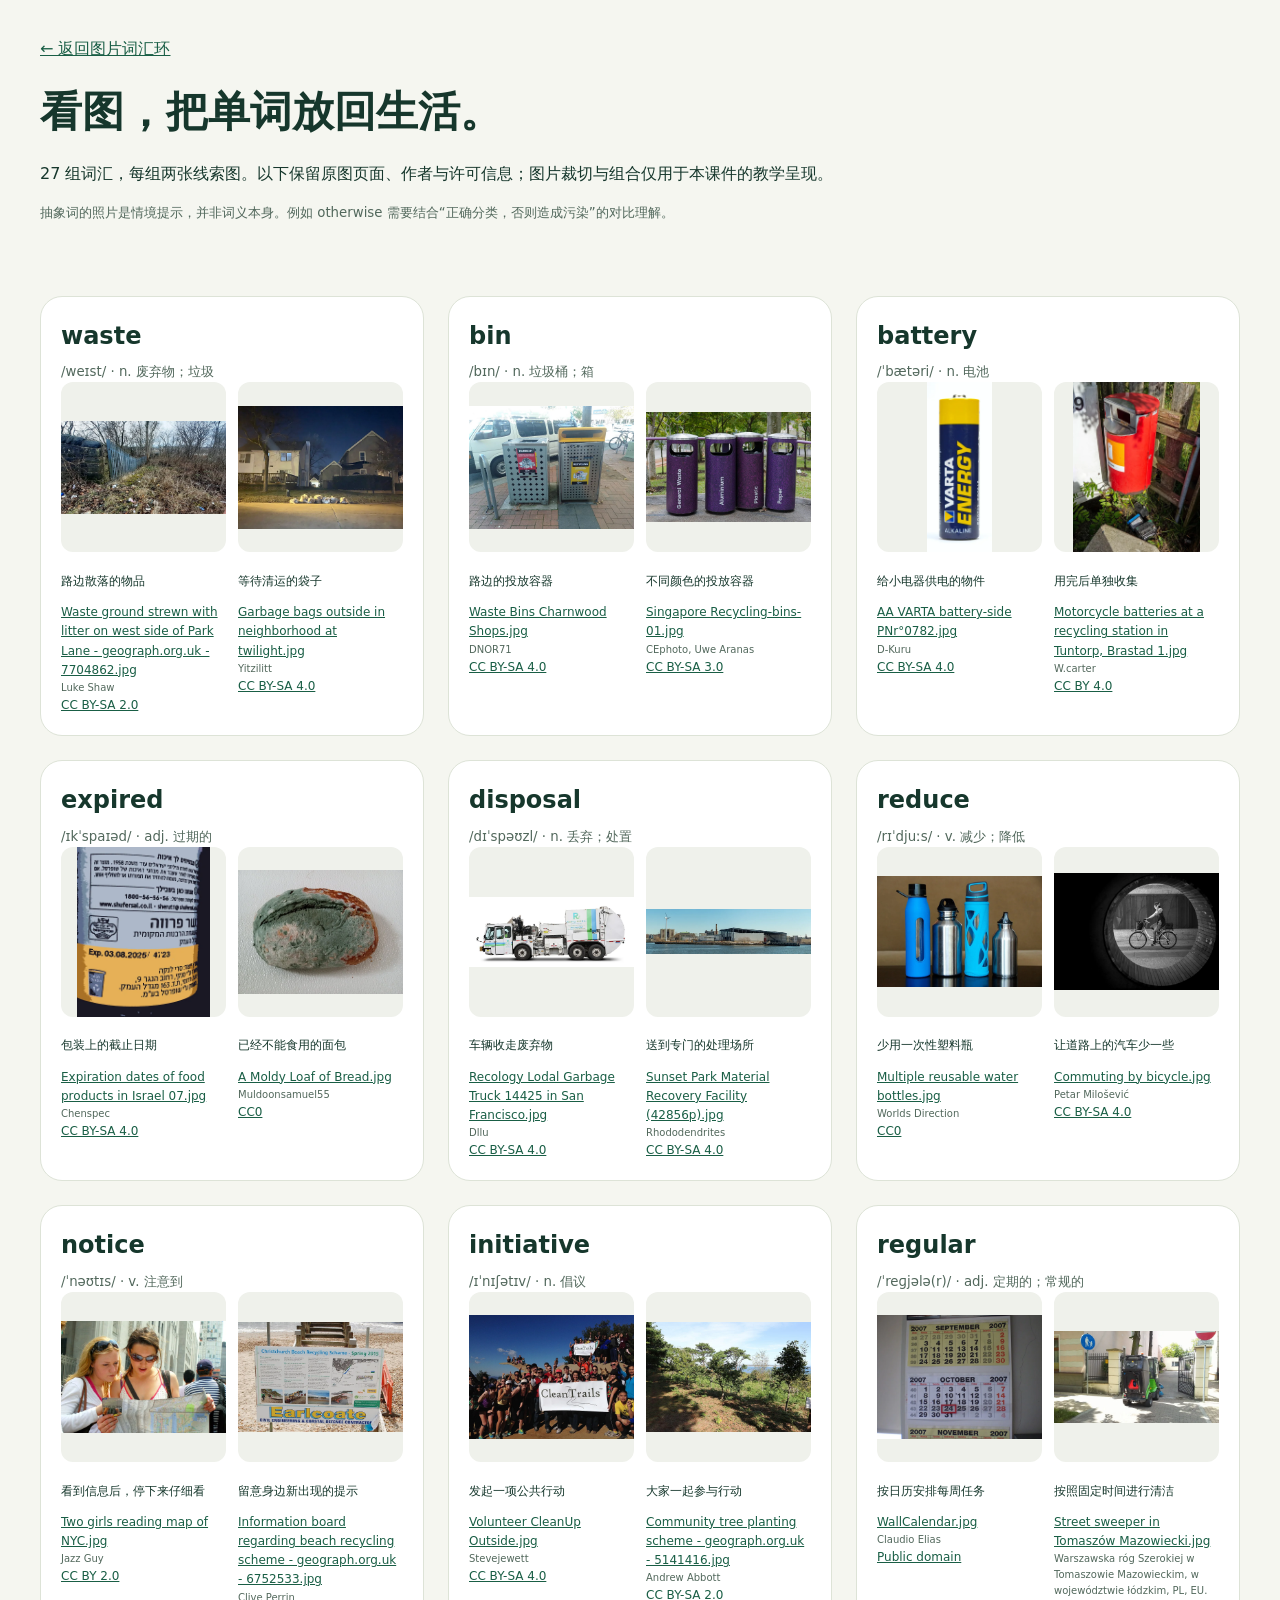
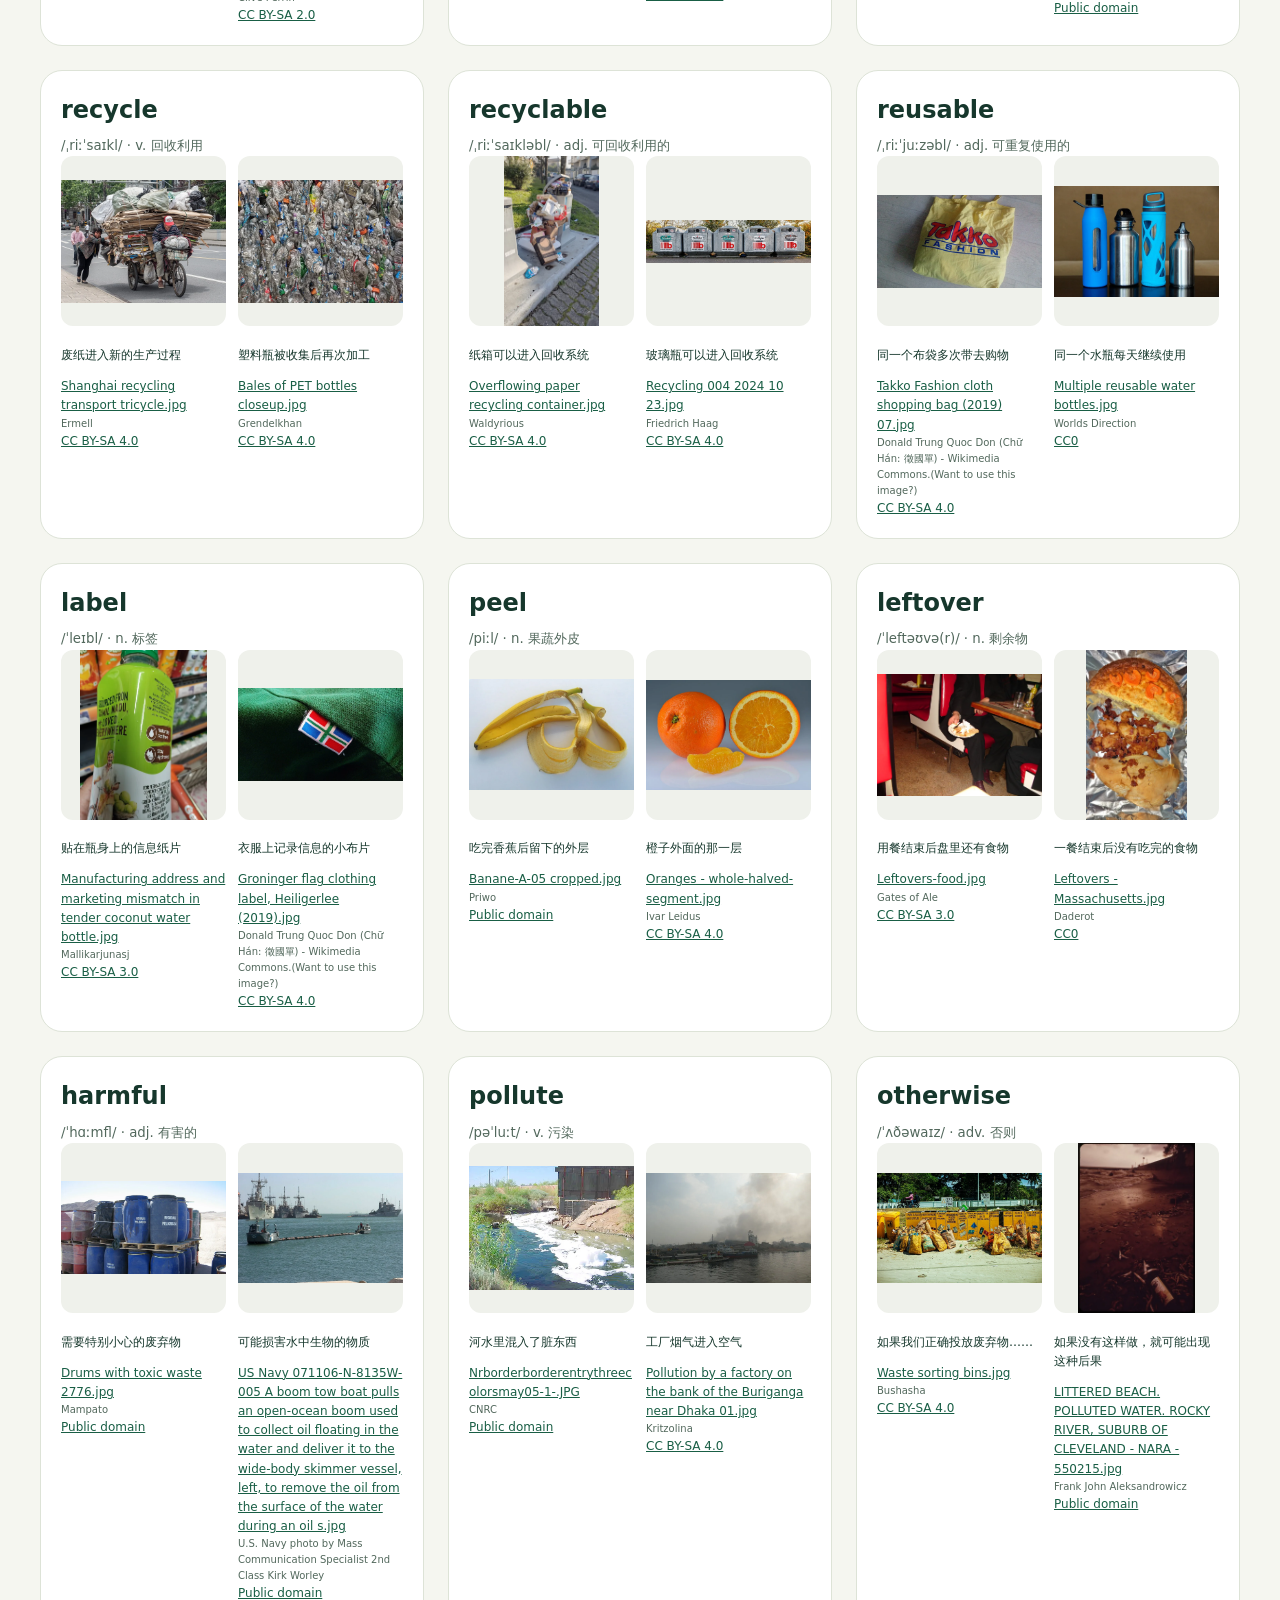
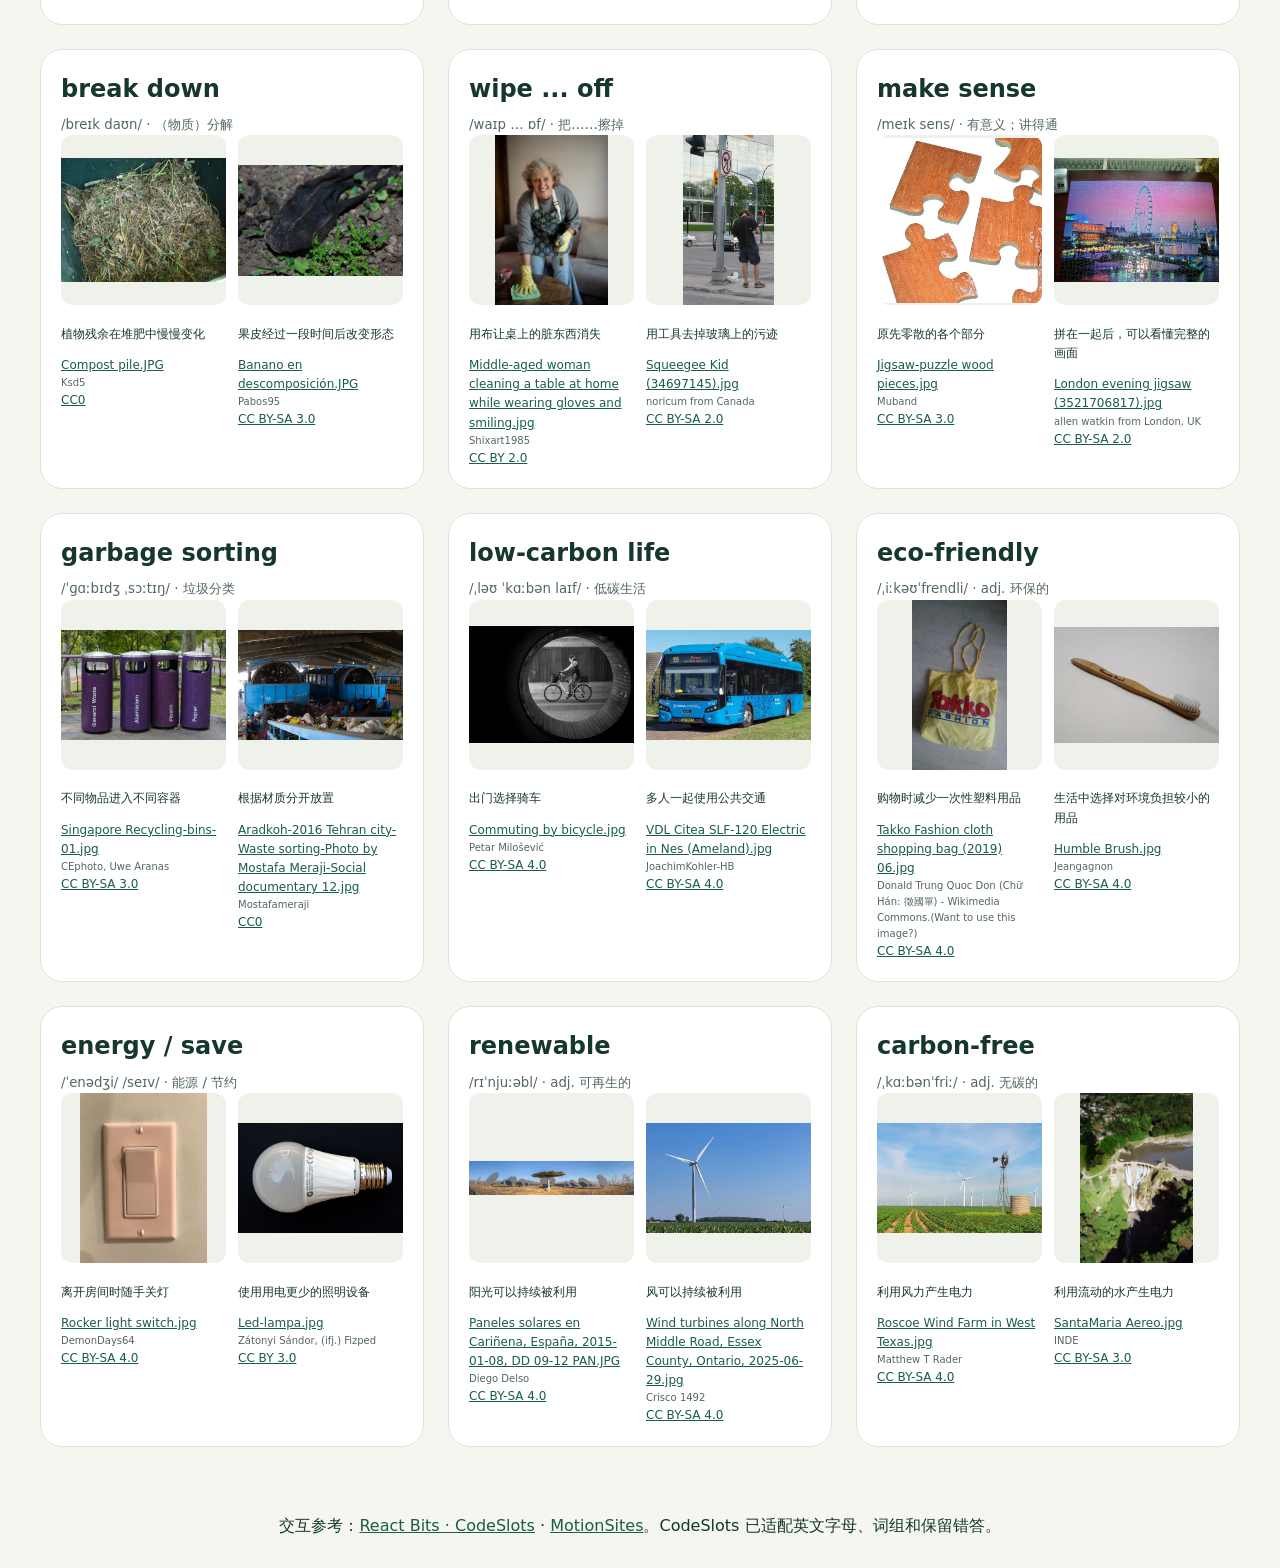
<file: hongyue/green-campus-original-20261026/image-review.html>
<!doctype html><html lang="zh-CN"><meta charset="utf-8"><meta name="viewport" content="width=device-width,initial-scale=1"><title>配图与来源 · Green Campus</title><style>body{margin:0;background:#f5f6f0;color:#16372c;font:16px/1.6 system-ui}header,main{max-width:1200px;margin:auto;padding:36px 24px}h1{font-size:42px;margin:16px 0}a{color:#195e45}#gallery{display:grid;grid-template-columns:repeat(3,1fr);gap:24px}article{background:white;border:1px solid #dde3d7;border-radius:22px;padding:20px}h2{margin:0 0 6px}.pair{display:grid;grid-template-columns:1fr 1fr;gap:12px}figure{margin:0}img{width:100%;height:170px;object-fit:contain;background:#eff1eb;border-radius:12px}figcaption{font-size:12px;overflow-wrap:anywhere}small{display:block;color:#52685c}footer{padding:30px;text-align:center}@media(max-width:800px){#gallery{grid-template-columns:1fr}}</style><header><a href="index.html#words">← 返回图片词汇环</a><h1>看图，把单词放回生活。</h1><p>27 组词汇，每组两张线索图。以下保留原图页面、作者与许可信息；图片裁切与组合仅用于本课件的教学呈现。</p><small>抽象词的照片是情境提示，并非词义本身。例如 otherwise 需要结合“正确分类，否则造成污染”的对比理解。</small></header><main id="gallery"></main><footer>交互参考：<a href="https://reactbits.dev/micro/code-slots">React Bits · CodeSlots</a> · <a href="https://motionsites.ai">MotionSites</a>。CodeSlots 已适配英文字母、词组和保留错答。</footer><script src="vocabulary.js"></script><script>const root=document.querySelector('#gallery');const el=(tag,text)=>{const n=document.createElement(tag);if(text)n.textContent=text;return n};for(const w of window.VOCABULARY){const card=el('article');card.append(el('h2',w.word),el('small',w.ipa+' · '+w.meaning));const pair=el('div');pair.className='pair';for(const im of w.images){const f=el('figure'),img=el('img');img.src=im.local;img.alt=im.caption;const c=el('figcaption'),a=el('a',im.title);a.href=im.sourcePage;a.target='_blank';a.rel='noopener';c.append(el('p',im.caption),a,el('small',im.author||'作者信息见原图页面'));const lic=el('a',im.license||'许可见原图页面');lic.href=im.licenseUrl||im.sourcePage;lic.target='_blank';lic.rel='noopener';c.append(lic);f.append(img,c);pair.append(f)}card.append(pair);root.append(card)}</script></html>
</file>
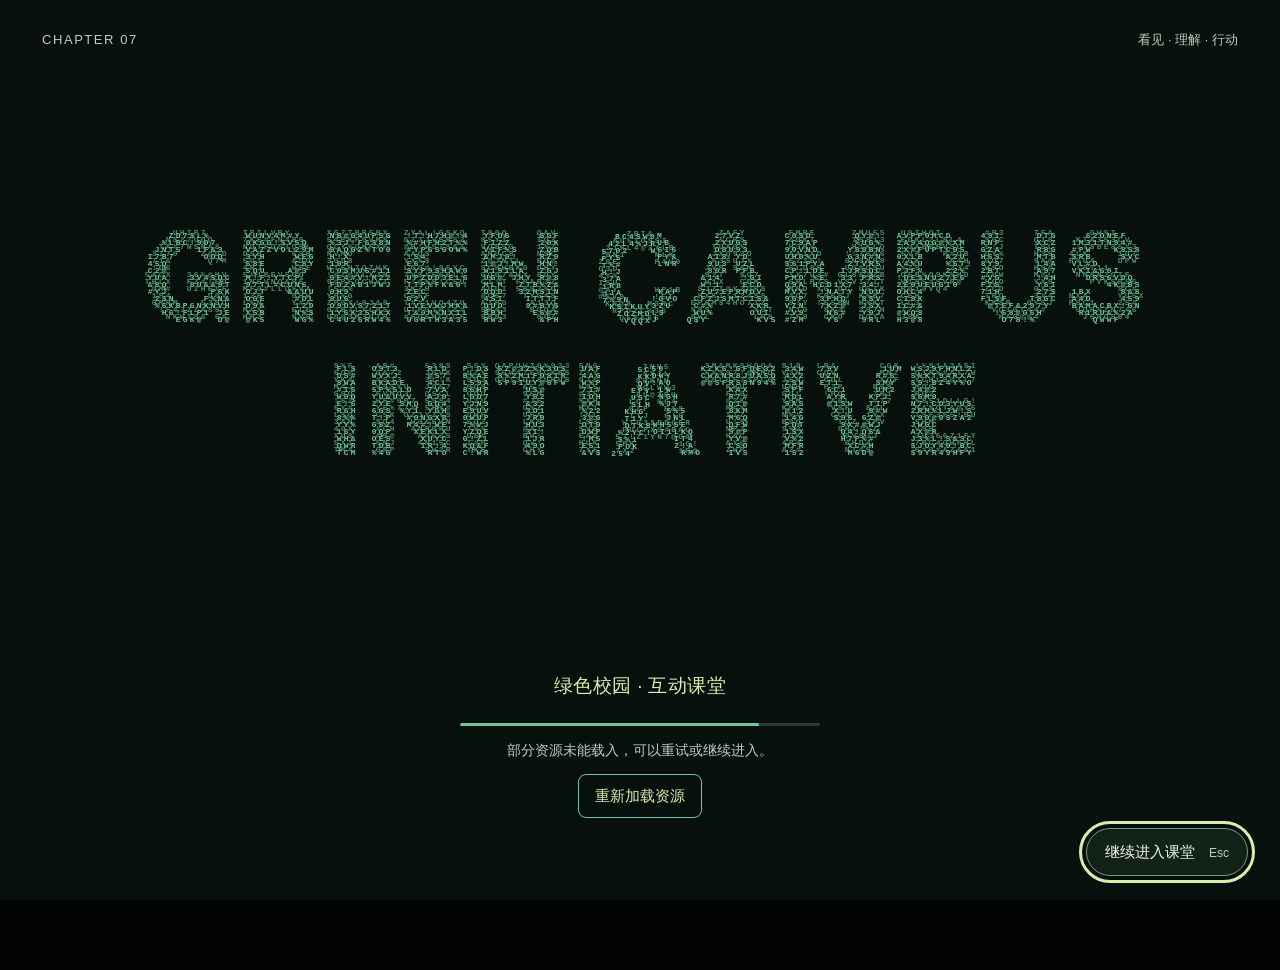
<file: hongyue/green-campus/launch.html>
<!doctype html><html lang="zh-CN"><meta charset="utf-8"><meta name="viewport" content="width=device-width,initial-scale=1"><title>返回现有互动课堂</title><style>body{background:#07120d;color:#f4f6f0;font:20px system-ui;display:grid;place-content:center;min-height:90vh;padding:30px}button,a{background:#d9edad;color:#173b30;border:0;border-radius:12px;padding:14px 22px;font:inherit;cursor:pointer}p{max-width:650px;line-height:1.7;color:#c7d0c6}</style><h1>Green Campus</h1><p id="status">正在寻找已经打开的课堂…</p><button id="return" hidden>返回现有课堂</button><p id="help" hidden>已将原课堂切到所选栏目。若浏览器阻止自动关闭或切换，请关闭本过渡标签，返回已有课堂；填写记录保留。</p><a id="open" hidden>没有看到原课堂？在此继续</a><script>
(() => {
 const hash=/^#(home|words|practice|dictation|listening|review|task1|task2|time)(\?[^#]*)?$/.test(location.hash)?location.hash:'#home';
 const status=document.querySelector('#status'),back=document.querySelector('#return'),help=document.querySelector('#help'),open=document.querySelector('#open');
 const target='./'+hash;open.href=target;
 if (!('BroadcastChannel' in window)) { location.replace(target); return; }
 const channel=new BroadcastChannel('green-campus-ppt-session-v1');const request=crypto.randomUUID?.()||String(Date.now());const candidates=[];let ack=false;
 function finish(){status.textContent='原课堂已切换到所选栏目';back.hidden=false;help.hidden=false;open.hidden=false;back.onclick=()=>{channel.postMessage({type:'navigate',request,id:candidates[0].id,hash});window.close();};window.close();}
 channel.onmessage=({data})=>{if(data?.request!==request)return;if(data.type==='available')candidates.push(data);if(data.type==='ack'){ack=true;finish();}};
 channel.postMessage({type:'probe',request});
 setTimeout(()=>{if(!candidates.length){location.replace(target);return;}candidates.sort((a,b)=>b.lastActive-a.lastActive);channel.postMessage({type:'navigate',request,id:candidates[0].id,hash});setTimeout(()=>{if(!ack){status.textContent='暂时未收到原课堂回应';help.hidden=false;open.hidden=false;}},1800);},700);
})();
</script></html>
</file>
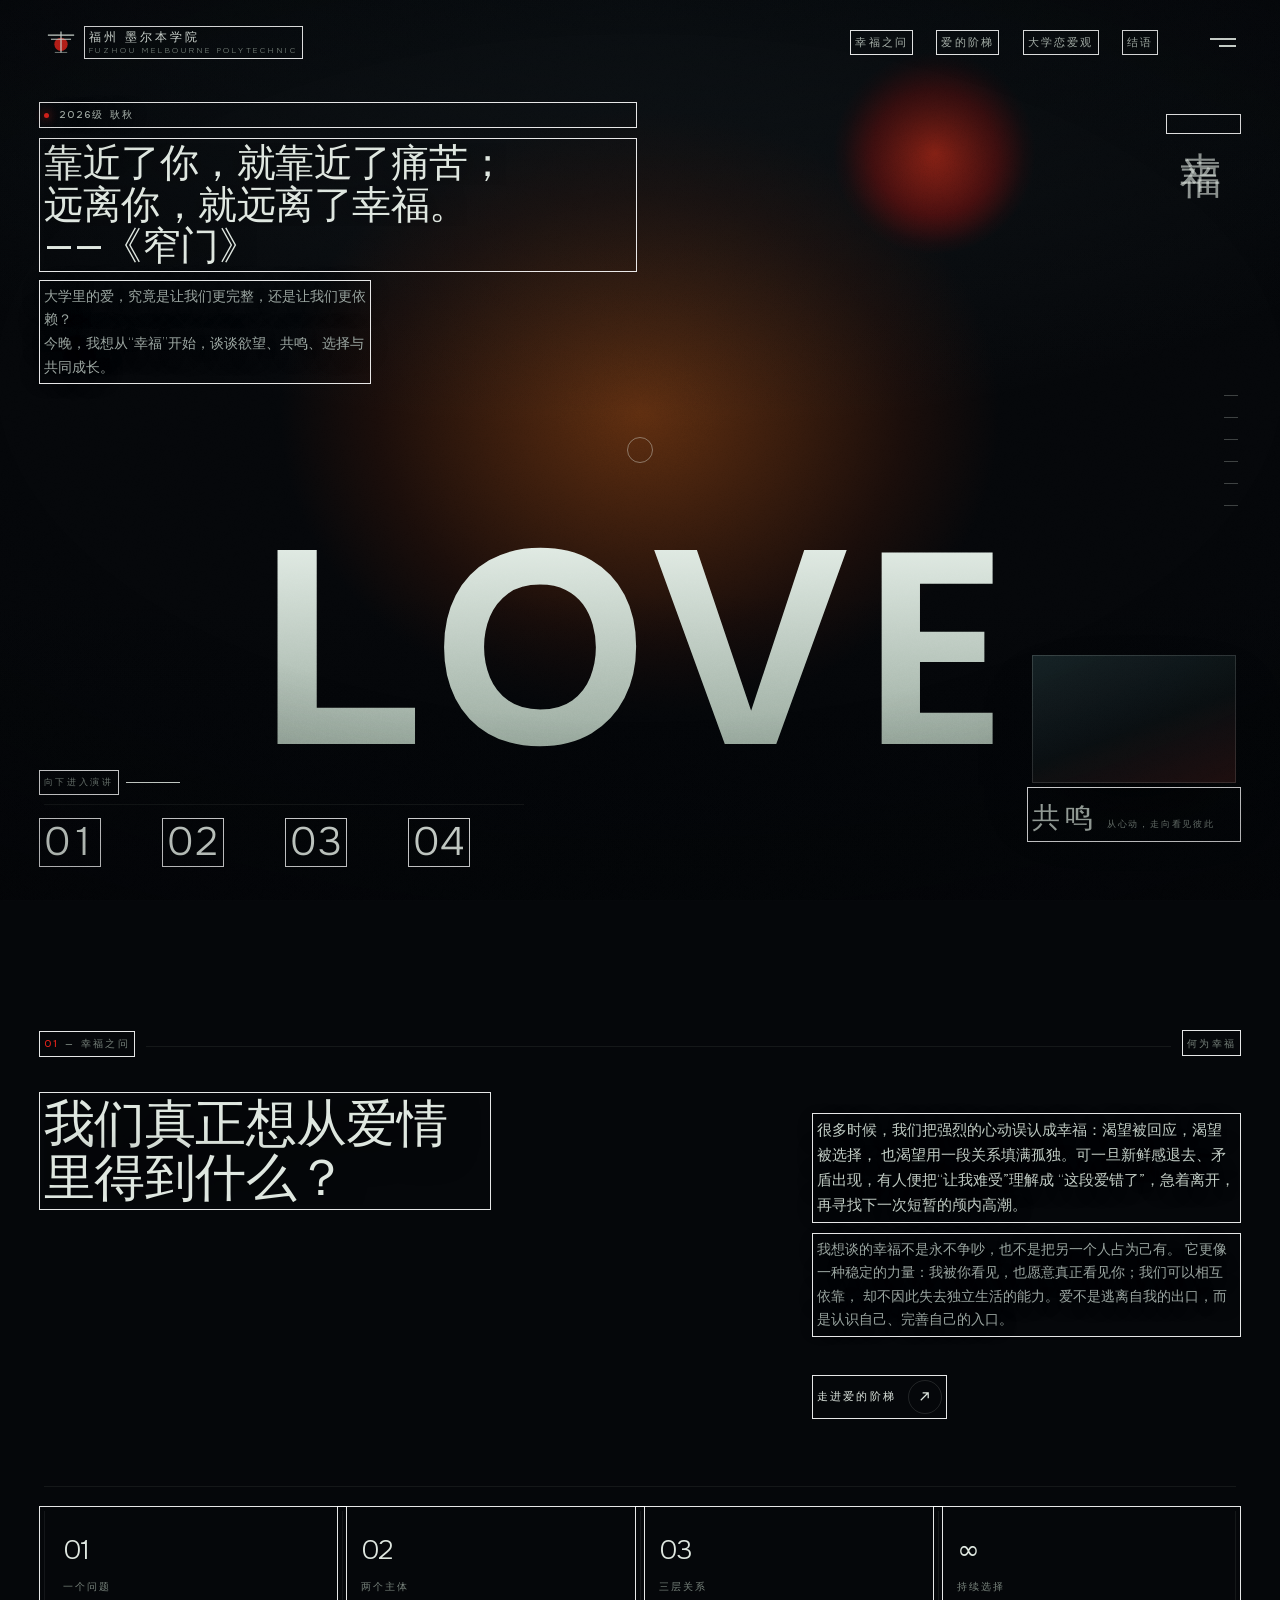
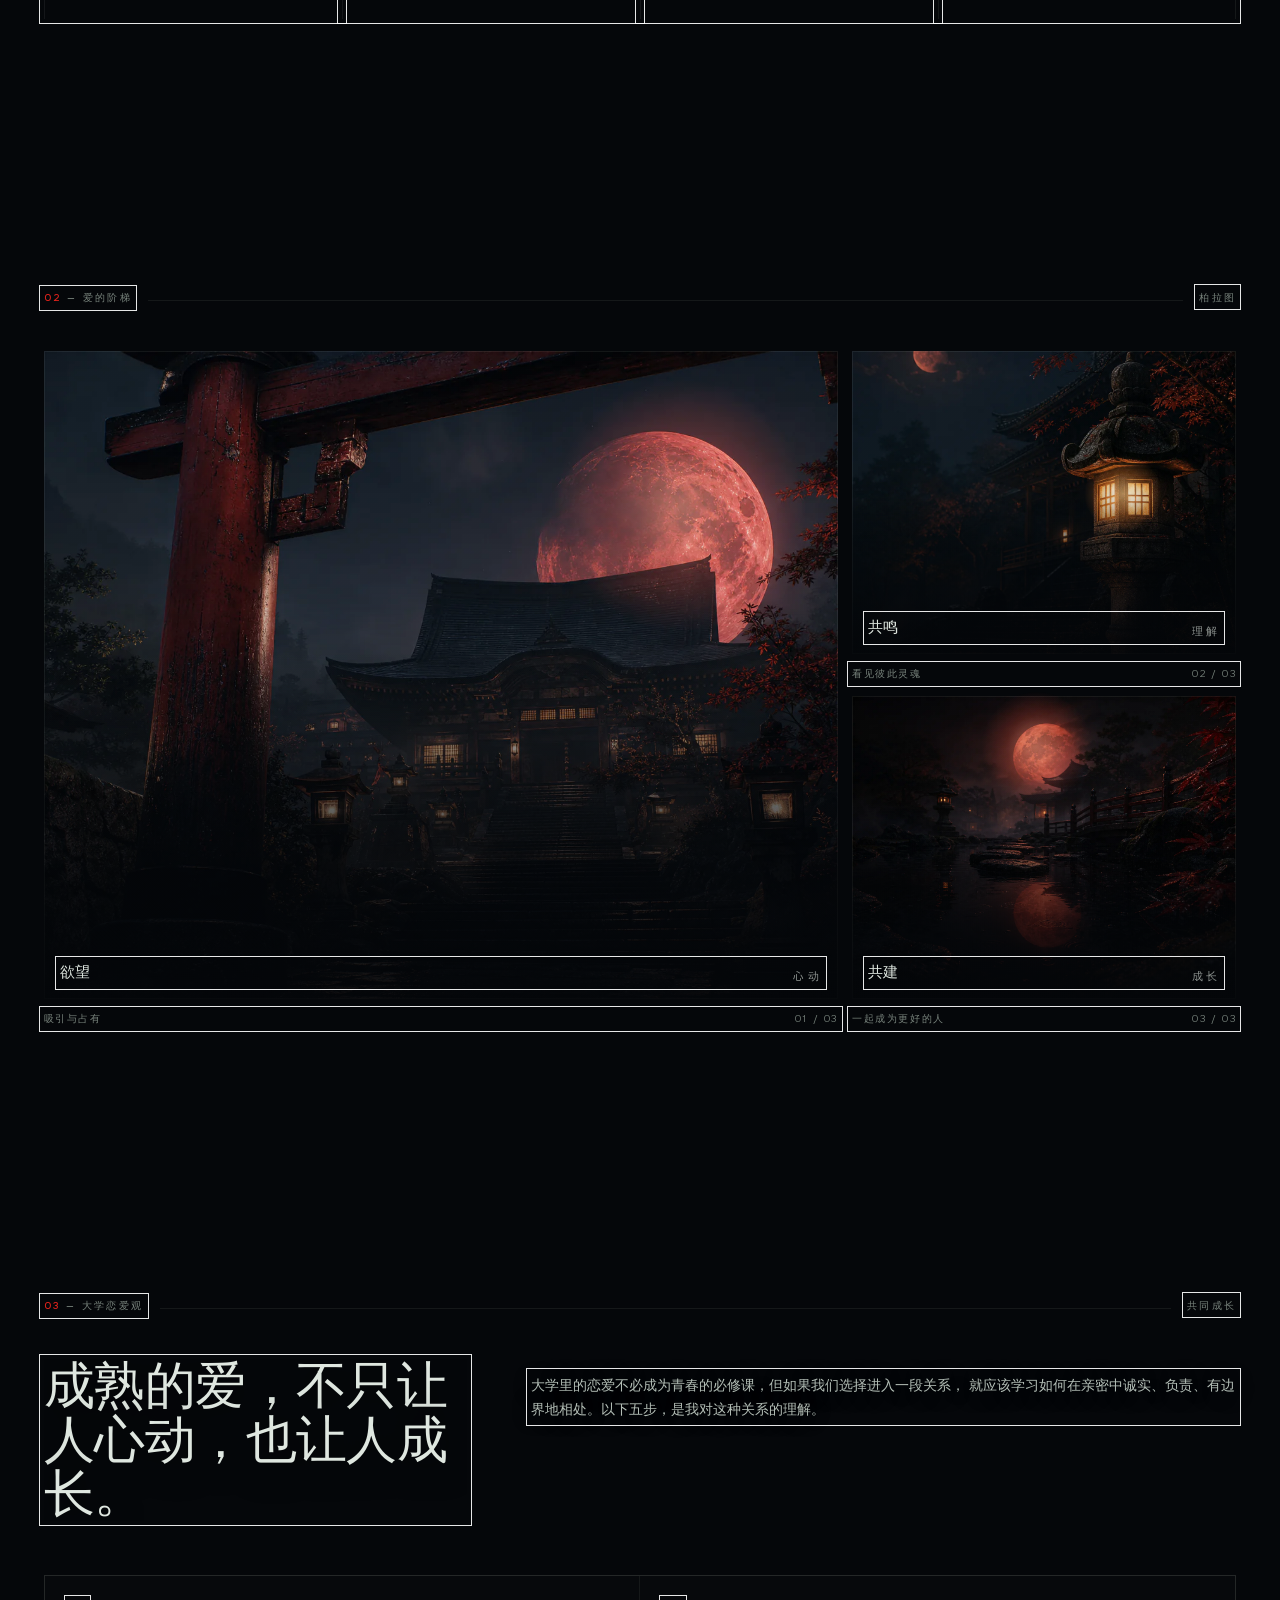
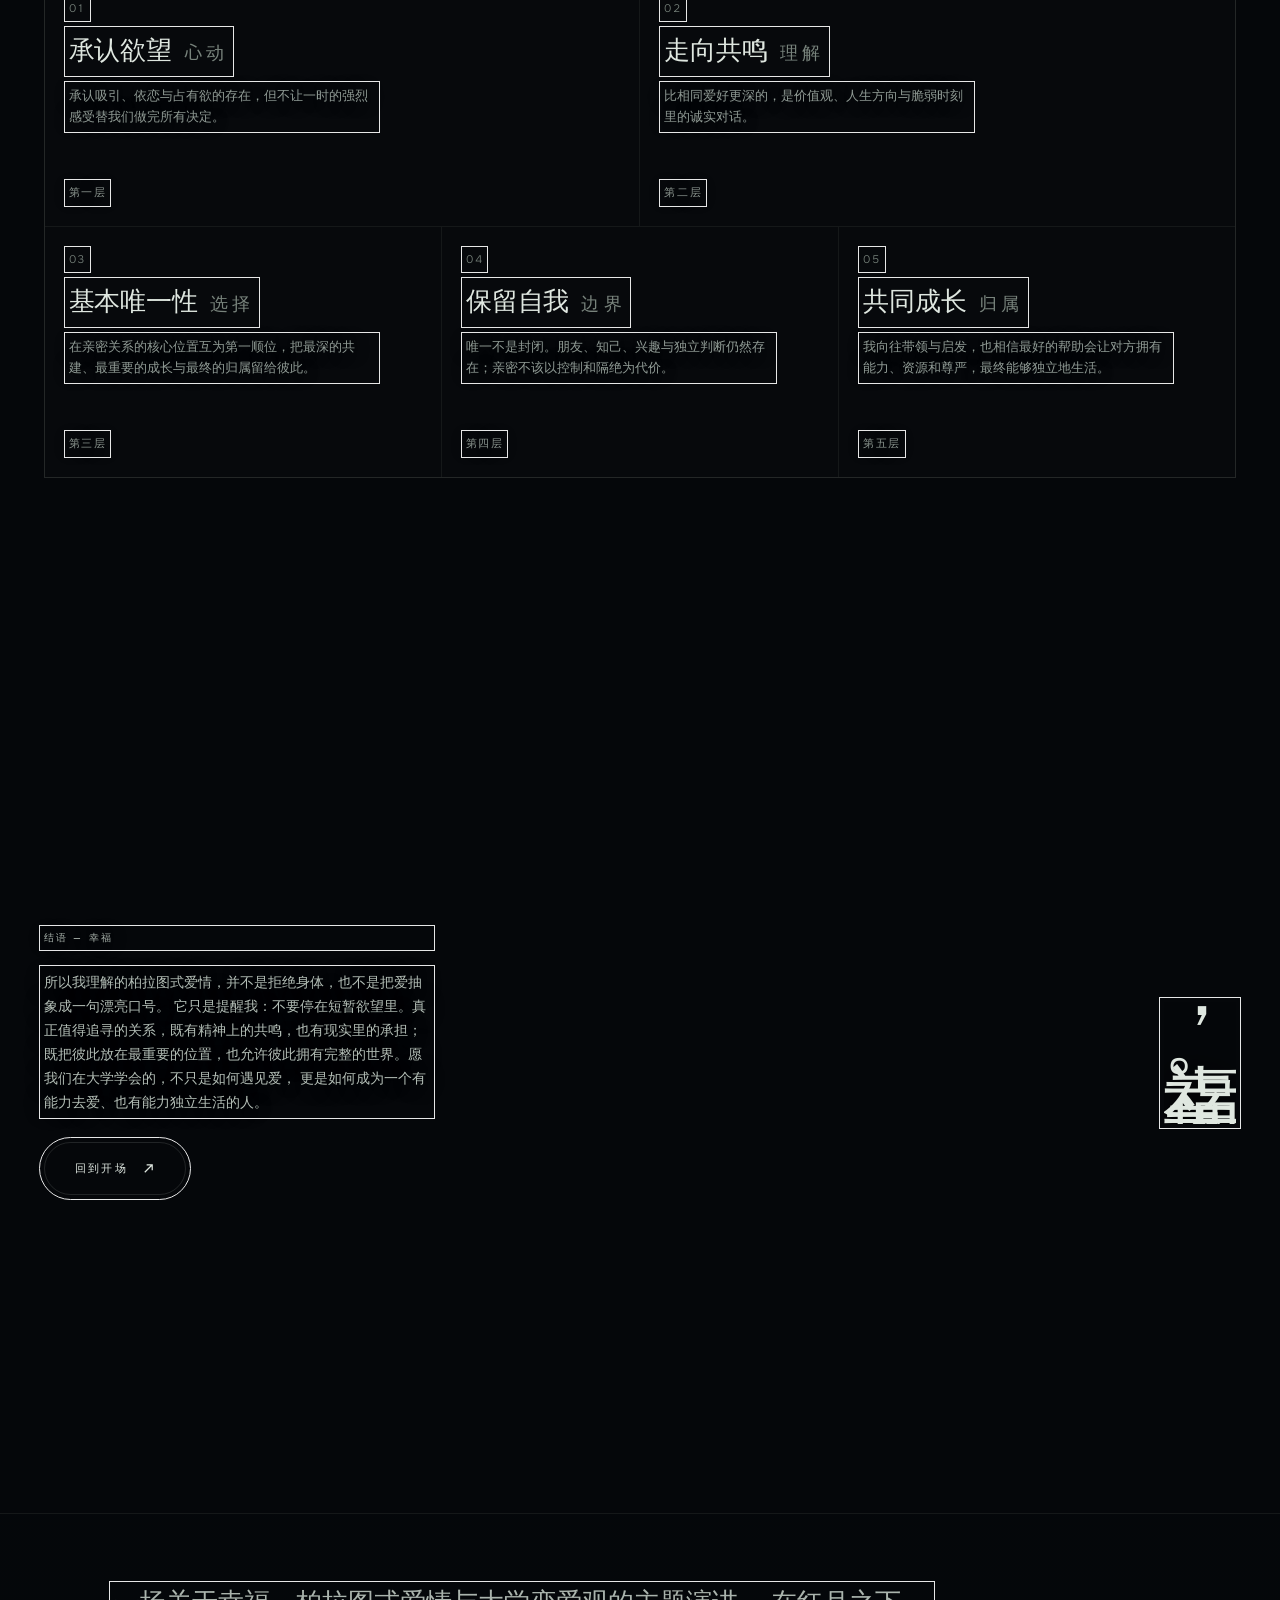
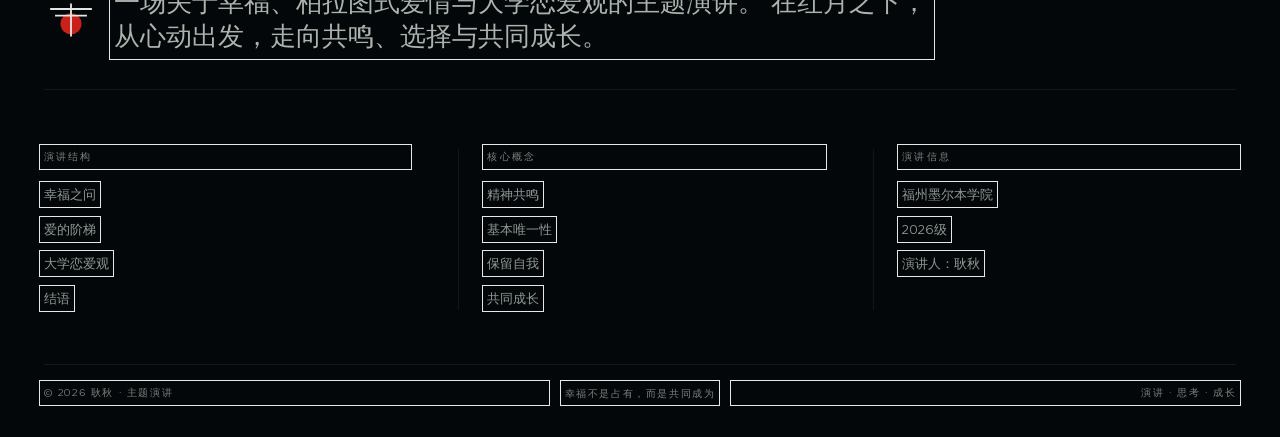
<file: hongyue/landing-pages/kage.html>
<!DOCTYPE html>
<html lang="zh-CN">
<head>
<meta charset="utf-8">
<meta name="viewport" content="width=device-width, initial-scale=1, viewport-fit=cover">
<title>幸福的距离 — 耿秋主题演讲</title>
<meta name="description" content="耿秋关于幸福、柏拉图式爱情与大学恋爱观的主题演讲：从短暂欲望走向精神共鸣，在亲密中共同成长，也保留完整的自己。">
<link rel="icon" href="data:image/svg+xml,%3Csvg xmlns='http://www.w3.org/2000/svg' viewBox='0 0 32 32'%3E%3Crect width='32' height='32' fill='%2305070a'/%3E%3Ccircle cx='16' cy='17' r='8' fill='%23e0231c'/%3E%3Crect x='4' y='8' width='24' height='2.6' fill='%23dfe7e0'/%3E%3Crect x='7' y='13' width='18' height='2' fill='%23dfe7e0'/%3E%3C/svg%3E">
<link rel="stylesheet" href="secret-pathways-assets/fonts.css">
<style>
/* ============================================================= tokens */
:root{
  --ink:#05070a;          /* page black */
  --ink-2:#0a0e12;        /* raised black */
  --bone:#dfe7e0;         /* the pale sage white of the wordmark */
  --bone-dim:#aab4ad;
  --muted:#78837c;
  --line:rgba(223,231,224,.13);
  --line-soft:rgba(223,231,224,.07);
  --vermilion:#e0231c;
  --ember:#ff5a3c;
  --gold:#c9a24a;
  --pad:clamp(20px, 3.4vw, 56px);
  --nav-h:84px;
  --ease:cubic-bezier(.22,.61,.36,1);
  --ease-out:cubic-bezier(.16,1,.3,1);
  --ease-io:cubic-bezier(.65,0,.35,1);
}
*,*::before,*::after{box-sizing:border-box}
html{ -webkit-text-size-adjust:100%; scroll-behavior:auto; }
body{
  margin:0; background:var(--ink); color:var(--bone);
  font-family:'Onest',system-ui,-apple-system,'Helvetica Neue',sans-serif;
  font-weight:300; font-size:16px; line-height:1.6;
  -webkit-font-smoothing:antialiased; -moz-osx-font-smoothing:grayscale;
  overflow-x:hidden;
}
body.is-locked{ overflow:hidden; height:100vh; }
::selection{ background:var(--vermilion); color:#fff; }
img{max-width:100%;display:block}
a{color:inherit;text-decoration:none}
button{font:inherit;color:inherit;background:none;border:0;cursor:pointer}

/* ============================================================= text edit guides
   Layout-neutral white outlines identify every editable text block. Keeping
   the guides behind one body attribute makes them easy to remove later
   without changing Kage's authored type, colour, spacing, or motion tokens. */
body[data-text-guides="on"] :where(
  .pre-jp,
  .pre-meta,
  .brand-tx,
  .nav-link,
  .eyebrow,
  h1,
  h2,
  h3,
  h4,
  p,
  .hero-cue > span:first-child,
  .chip > .num,
  .chip > .tx,
  .peek-cap,
  .hero-side > .v,
  .sec-head > .k,
  .arrowlink,
  .gate-stats > div,
  .card-lab,
  .card-meta,
  .les > .k,
  .les > .t,
  .cta,
  .foot li > a,
  .foot-base > span
){
  outline:1px solid rgba(255,255,255,.9);
  outline-offset:4px;
}

/* ============================================================= layers */
#gl{
  position:fixed; inset:0; width:100%; height:100%;
  display:block; z-index:0; background:#05070a;
}
#grain{
  position:fixed; inset:-1px; z-index:60; pointer-events:none;
  opacity:.055; mix-blend-mode:overlay;
  background-repeat:repeat; background-size:180px 180px;
}
#vignette{
  position:fixed; inset:0; z-index:55; pointer-events:none;
  background:radial-gradient(125% 95% at 50% 42%, transparent 40%, rgba(2,4,6,.55) 100%);
}
.page{ position:relative; z-index:10; }

/* ============================================================= type */
.eyebrow{
  font-size:10px; font-weight:500; letter-spacing:.22em; text-transform:uppercase;
  color:var(--bone-dim); text-shadow:0 1px 16px rgba(3,6,8,.9);
}
.jp{ font-family:'NotoJP','Onest',sans-serif; font-weight:400; }
h1,h2,h3{ font-weight:400; margin:0; letter-spacing:-.005em; }
.display{
  text-transform:uppercase; line-height:1.055; letter-spacing:-.012em;
  font-weight:400; text-shadow:0 2px 34px rgba(3,6,8,.72);
}
.h-hero{ font-size:clamp(26px,3.05vw,46px); }
.h-sec{ font-size:clamp(30px,4.0vw,60px); }
.body-lg{ font-size:clamp(14px,1.02vw,17px); line-height:1.72; color:#b4bfb7; font-weight:300; text-shadow:0 1px 20px rgba(3,6,8,.88); }
.body{ font-size:14px; line-height:1.68; color:#9aa5a0; font-weight:300; text-shadow:0 1px 18px rgba(3,6,8,.85); }
.num{ font-size:clamp(26px,2.5vw,36px); font-weight:300; letter-spacing:-.02em; color:var(--bone); font-variant-numeric:tabular-nums; }

/* ============================================================= reveal */
[data-rv]{ opacity:0; }
[data-rv="up"]{ transform:translate3d(0,26px,0); }
[data-rv="fade"]{ transform:none; }
[data-rv].rv-in{ opacity:1; transform:none;
  transition:opacity .9s var(--ease-out), transform 1.05s var(--ease-out); }
.mask-line{ display:block; overflow:hidden; }
.mask-line:not(.word-reveal) > span{ display:block; transform:translate3d(0,110%,0); }
.rv-in .mask-line:not(.word-reveal) > span, .mask-line:not(.word-reveal).rv-in > span{ transform:none; }
.mask-line:not(.word-reveal) > span{ transition:transform 1.05s var(--ease-out); }
.word-mask{ display:inline-block; overflow:hidden; vertical-align:top; }
.word{
  display:inline-block; opacity:0; transform:translate3d(0,112%,0); will-change:transform,opacity;
  transition:transform .82s var(--ease-out), opacity .5s var(--ease-out);
  transition-delay:var(--word-delay,0ms);
}
.word-reveal.rv-in .word{ opacity:1; transform:none; }

/* ============================================================= preloader */
#pre{
  position:fixed; inset:0; z-index:100; background:#05070a;
  display:flex; align-items:center; justify-content:center;
  transition:opacity .8s var(--ease), visibility .8s;
}
#pre.done{ opacity:0; visibility:hidden; pointer-events:none; }
.pre-in{ width:min(420px,74vw); text-align:center; }
.pre-mark{ margin:0 auto 26px; width:44px; height:44px; opacity:.9; }
.pre-mark svg{ width:100%; height:100%; display:block; }
.pre-jp{ font-size:12px; letter-spacing:.5em; color:var(--bone-dim); margin-bottom:20px; }
.pre-bar{ position:relative; height:1px; background:rgba(223,231,224,.14); overflow:hidden; }
.pre-bar i{ position:absolute; inset:0 100% 0 0; background:var(--bone); transition:right .35s linear; }
.pre-meta{ display:flex; justify-content:space-between; margin-top:12px;
  font-size:10px; letter-spacing:.2em; text-transform:uppercase; color:var(--muted); }
.pre-meta b{ font-weight:500; color:var(--bone-dim); font-variant-numeric:tabular-nums; }

/* ============================================================= nav */
.nav{
  /* Width comes from --vw, not from right:0. A fixed element resolves its
     inset against the initial containing block, and the page's own horizontal
     overflow makes that block wider than the screen — 437 against a 390 phone,
     860 against a 768 tablet — which carried the burger off the right edge.
     --vw is the layout viewport, written on every resize. */
  position:fixed; top:0; left:0; width:var(--vw, 100%); height:var(--nav-h); z-index:50;
  display:flex; align-items:center; gap:24px; padding:0 var(--pad);
  transition:transform .55s var(--ease);
}
/* The sticky wash sits on its own layer rather than on the bar. A
   backdrop-filter promotes its element to the containing block for any
   position:fixed descendant, and the bar holds the mobile menu sheet — put the
   blur here and the sheet was measured against an 84px bar instead of the
   frame, for as long as the blur took to fade. */
.nav::before{
  content:''; position:absolute; inset:0; z-index:-1; pointer-events:none;
  background:rgba(5,7,10,.62);
  backdrop-filter:blur(14px) saturate(1.1); -webkit-backdrop-filter:blur(14px) saturate(1.1);
  opacity:0; transition:opacity .5s linear;
}
.nav.stuck::before{ opacity:1; }
.nav::after{
  content:''; position:absolute; left:var(--pad); right:var(--pad); bottom:0; height:1px;
  background:var(--line-soft); opacity:0; transition:opacity .5s;
}
.nav.stuck::after{ opacity:1; }
.nav.hide{ transform:translate3d(0,-101%,0); }
.brand{ display:flex; align-items:center; gap:11px; flex:0 0 auto; }
.brand svg{ width:34px; height:34px; display:block; }
.brand-tx{ display:flex; flex-direction:column; line-height:1; gap:3px; }
.brand-tx b{ font-size:12px; font-weight:500; letter-spacing:.26em; }
.brand-tx i{ font-style:normal; font-size:8px; letter-spacing:.34em; color:var(--muted); }
.nav-links{ display:flex; gap:clamp(18px,2.6vw,46px); margin-left:auto; }
.nav-link{
  position:relative; font-size:11px; font-weight:500; letter-spacing:.2em; text-transform:uppercase;
  color:var(--bone-dim); display:block; height:15px; line-height:15px; overflow:hidden;
}
.nav-link span{ display:block; height:15px; line-height:15px; transition:transform .55s var(--ease-out), color .3s; }
.nav-link .alt{ position:absolute; inset:0; transform:translate3d(0,100%,0); color:var(--bone); letter-spacing:.32em; }
.nav-link:hover span{ transform:translate3d(0,-100%,0); }
.nav-link:hover .alt{ transform:none; }
.nav-link.on{ color:var(--bone); }
.nav-link.on::after{ content:''; position:absolute; left:0; bottom:0; width:100%; height:1px; background:var(--vermilion); }
.nav-burger{ margin-left:clamp(18px,2.6vw,42px); width:26px; height:16px; position:relative; flex:0 0 auto; }
.nav-burger i{ position:absolute; right:0; height:1.5px; background:var(--bone); transition:width .45s var(--ease-out), transform .45s var(--ease-out); }
.nav-burger i:nth-child(1){ top:4px; width:26px; }
.nav-burger i:nth-child(2){ top:11px; width:17px; }
.nav-burger:hover i:nth-child(2){ width:26px; }
.nav-burger:hover i:nth-child(1){ width:17px; }

/* ============================================================= hero */
.hero{ position:relative; min-height:100svh; padding:0 var(--pad); display:flex; flex-direction:column; }
.hero::before{ content:''; position:absolute; left:0; right:0; top:0; height:46%; pointer-events:none;
  background:linear-gradient(rgba(3,6,9,.72), rgba(3,6,9,.34) 46%, transparent); }
.hero-top{ padding-top:calc(var(--nav-h) + clamp(12px,2.6vh,34px)); max-width:min(560px,46vw); position:relative; z-index:2; }
.hero-top .eyebrow{ display:flex; align-items:center; gap:10px; margin-bottom:20px; }
.hero-top .eyebrow .dot{ width:5px; height:5px; border-radius:50%; background:var(--vermilion); box-shadow:0 0 10px var(--vermilion); }
.hero h1{ margin-bottom:18px; }
.hero-sub{ max-width:322px; text-shadow:0 1px 26px rgba(3,6,8,.95); }
.hero-spacer{ flex:1 1 auto; min-height:clamp(140px,26vh,300px); }
.hero-foot{ padding-bottom:clamp(22px,4.2vh,42px); position:relative; z-index:2; }
.hero-cue{ display:flex; align-items:center; justify-content:flex-end; gap:12px; margin-bottom:14px;
  font-size:9px; letter-spacing:.3em; text-transform:uppercase; color:var(--muted); }
.hero-cue .track{ width:54px; height:1px; background:var(--line); position:relative; overflow:hidden; }
.hero-cue .track i{ position:absolute; inset:0; background:var(--bone); transform-origin:left;
  animation:cue 2.8s var(--ease-io) infinite; }
.chapters{
  display:grid; grid-template-columns:repeat(4,1fr); gap:clamp(14px,2.4vw,40px);
  border-top:1px solid var(--line-soft); padding-top:18px;
}
.chip{ display:flex; gap:14px; align-items:flex-start; cursor:pointer; }
.chip .num{ line-height:1; flex:0 0 auto; transition:color .4s, transform .5s var(--ease-out); }
.chip .tx{ min-width:0; padding-top:3px; }
.chip b{ display:block; font-size:10px; font-weight:500; letter-spacing:.2em; text-transform:uppercase;
  color:var(--bone-dim); margin-bottom:6px; transition:color .4s;
  text-shadow:0 1px 16px rgba(3,6,8,.9); }
.chip p{ margin:0; font-size:11px; line-height:1.5; color:#7d8781; max-width:22ch;
  transition:color .4s; }
.chip:hover .num{ color:var(--ember); transform:translate3d(0,-2px,0); }
.chip:hover b{ color:var(--bone); }
.chip:hover p{ color:var(--bone-dim); }
.chip.on .num{ color:var(--ember); }
.chip.on b{ color:var(--bone); }
/* the floating window: a generated Sanmon still carried over the hero */
.peek{
  position:absolute; z-index:2; right:clamp(78px,11vw,190px); top:clamp(132px,25vh,238px);
  width:clamp(150px,16vw,262px); display:block;
  transition:transform .8s var(--ease-out);
}
.peek-fr{ display:block; aspect-ratio:16/10;
  background:linear-gradient(180deg, rgba(3,6,9,.04) 24%, rgba(3,6,9,.48) 100%),
    url('secret-pathways-assets/generated/kage-sanmon-preview.webp') center / cover no-repeat;
  outline:1px solid rgba(223,231,224,.16); outline-offset:-1px;
  box-shadow:0 34px 70px -30px rgba(0,0,0,.9); transition:outline-color .5s; }
.peek:hover{ transform:translate3d(0,-5px,0); }
.peek:hover .peek-fr{ outline-color:rgba(223,231,224,.42); }
.peek-play{ position:absolute; top:0; right:0; left:0; bottom:auto; aspect-ratio:16/10;
  display:grid; place-items:center; pointer-events:none; }
.peek-play svg{ width:clamp(30px,3.2vw,46px); height:auto; filter:drop-shadow(0 2px 12px rgba(0,0,0,.7));
  transition:transform .55s var(--ease-out); }
.peek:hover .peek-play svg{ transform:scale(1.14); }
.peek-cap{ display:flex; align-items:baseline; gap:9px; margin-top:9px; }
.peek-cap b{ font-size:11px; font-weight:400; letter-spacing:.24em; color:var(--bone-dim); }
.peek-cap i{ font-style:normal; font-size:9px; letter-spacing:.2em; text-transform:uppercase; color:var(--muted); }
@media (max-width:820px){ .peek{ display:none; } }

.hero-side{
  position:absolute; z-index:2; right:var(--pad); top:50%; transform:translateY(-50%);
  display:flex; flex-direction:column; align-items:center; gap:14px; pointer-events:none;
}
.hero-side .v{ writing-mode:vertical-rl; font-size:13px; letter-spacing:.62em; color:rgba(223,231,224,.5); }
@keyframes cue{ 0%{transform:scaleX(0)} 42%{transform:scaleX(1)} 100%{transform:scaleX(1) translateX(100%)} }

/* ============================================================= sections */
.sec{ position:relative; padding:clamp(88px,15vh,190px) var(--pad); }
.sec::before{
  content:''; position:absolute; inset:-22% -4%; z-index:-1; pointer-events:none;
  background:radial-gradient(110% 62% at 30% 50%, rgba(4,7,10,.88), rgba(4,7,10,.62) 42%, rgba(4,7,10,.18) 74%, rgba(4,7,10,0));
  /* A chapter's scrim is there to hold its own copy off the sanctuary, and it
     is inset -22% so its edges never land as a seam. That overshoot, plus the
     section's top padding, means it was washing most of a screen of scene
     above the chapter — the frame stayed masked long after the hero had let
     go of it. The mask takes the top of it back off: nothing at the very top,
     full strength by the time the chapter's own first line arrives. */
  -webkit-mask-image:linear-gradient(transparent, #000 44%);
          mask-image:linear-gradient(transparent, #000 44%);
}
#pathways::before{ background:radial-gradient(108% 64% at 50% 50%, rgba(4,7,10,.70), rgba(4,7,10,.44) 50%, rgba(4,7,10,0)); }
#eternity::before{ background:radial-gradient(82% 58% at 50% 46%, rgba(4,7,10,.26), rgba(4,7,10,.66) 56%, rgba(4,7,10,.90) 82%, rgba(4,7,10,0)); }
.foot::before{
  content:''; position:absolute; inset:0; z-index:-1; pointer-events:none;
  background:linear-gradient(rgba(4,7,10,.55), rgba(4,7,10,.94) 40%, rgba(4,7,10,.98));
}
.sec-head{ display:flex; align-items:baseline; gap:16px; margin-bottom:clamp(30px,5vh,66px); }
.sec-head .k{ font-size:10px; font-weight:500; letter-spacing:.24em; text-transform:uppercase; color:var(--muted); }
.sec-head .k b{ color:var(--vermilion); font-weight:500; }
.rule{ flex:1 1 auto; height:1px; background:var(--line-soft); }

/* — chapter I: the gate */
.gate-grid{ display:grid; grid-template-columns:minmax(0,1.02fr) minmax(0,1fr); gap:clamp(28px,5vw,90px); align-items:start; }
.gate-grid h2{ max-width:11ch; }
.gate-copy{ padding-top:6px; }
.gate-copy .lead{ font-size:clamp(15px,1.16vw,19px); line-height:1.66; color:#c2cdc5; text-shadow:0 1px 20px rgba(3,6,8,.9); }
.gate-copy .lead + p{ margin-top:20px; }
.arrowlink{ display:inline-flex; align-items:center; gap:12px; margin-top:34px;
  font-size:11px; font-weight:500; letter-spacing:.2em; text-transform:uppercase; color:var(--bone); }
.arrowlink .ar{ width:34px; height:34px; border:1px solid var(--line); border-radius:50%;
  display:grid; place-items:center; transition:background .45s var(--ease), border-color .45s, transform .5s var(--ease-out); }
.arrowlink .ar svg{ width:13px; height:13px; transition:transform .5s var(--ease-out); }
.arrowlink:hover .ar{ background:var(--bone); border-color:var(--bone); }
.arrowlink:hover .ar svg{ transform:translate3d(2px,-2px,0); }
.arrowlink:hover .ar svg path{ stroke:#05070a; }
.gate-stats{ display:flex; gap:clamp(24px,4vw,62px); margin-top:clamp(46px,8vh,96px); border-top:1px solid var(--line-soft); padding-top:24px; }
.gate-stats div b{ display:block; font-size:clamp(22px,2.1vw,32px); font-weight:300; letter-spacing:-.02em; }
.gate-stats div span{ font-size:10px; letter-spacing:.2em; text-transform:uppercase; color:var(--muted); }

/* — chapter II: pathways cards */
.cards{ display:grid; grid-template-columns:repeat(3,1fr); gap:clamp(10px,1.4vw,22px); align-items:start; }
.card{ position:relative; cursor:pointer; }
.card:nth-child(1){ transform:translateY(0); }
.card:nth-child(2){ transform:translateY(clamp(26px,5vw,74px)); }
.card:nth-child(3){ transform:translateY(clamp(52px,10vw,148px)); }
/* the frame is a hole punched in the page — the scene is rendered straight
   into this rectangle with a scissored viewport, so each card is a live
   window onto a different corner of the sanctuary */
.card-fr{
  position:relative; aspect-ratio:4/5; background:transparent;
  outline:1px solid var(--line-soft); outline-offset:-1px;
  transition:outline-color .5s var(--ease);
}
.card:hover .card-fr{ outline-color:rgba(223,231,224,.30); }
.card:nth-child(1) .card-fr{
  background:
    linear-gradient(180deg,rgba(3,6,9,.04) 36%,rgba(3,6,9,.72) 100%),
    url('secret-pathways-assets/generated/kage-approach.webp') center / cover no-repeat;
}
.card:nth-child(2) .card-fr{
  background:
    linear-gradient(180deg,rgba(3,6,9,.06) 36%,rgba(3,6,9,.74) 100%),
    url('secret-pathways-assets/generated/kage-lantern-court.webp') center / cover no-repeat;
}
.card:nth-child(3) .card-fr{
  background:
    linear-gradient(180deg,rgba(3,6,9,.05) 36%,rgba(3,6,9,.74) 100%),
    url('secret-pathways-assets/generated/kage-moonwater.webp') center / cover no-repeat;
}
.card-fr::after{ content:''; position:absolute; inset:0;
  background:linear-gradient(transparent 46%, rgba(4,6,9,.80)); pointer-events:none; }
/* The fabric overdraws its card by CL_BLEED on every side so the billow and
   the contact shadow have somewhere to go, so the frame cannot clip it. The
   card's outline is not here at all: it is drawn in the cloth shader, where it
   can follow the folds instead of tracing the flat box behind them. */
.cloth-out{ position:absolute; pointer-events:none; z-index:1; }
.on-cloth{ background:none !important; outline:0 !important; overflow:visible; }
.on-cloth::after{ display:none; }

/* ------------------------------------------------- the lights in the stills
   The three plates each have one source in them — two blood moons and a lit
   stone lantern — and they are the only warm thing in an otherwise cold set of
   images. A glow laid over each one, screened so it adds light rather than
   painting over it, is enough to make a flat still look like it is burning.

   Two tracks per light, at durations that do not divide into each other: the
   wrapper swells, the gradient inside it pulses. One track on its own reads as
   a loop within a couple of seconds; two beating against each other do not
   come back around inside the time anyone looks at a card.

   The moon and the lantern are not the same event. A flame gutters — short,
   irregular, deep — so the lantern's track is written unevenly by hand. A moon
   only breathes through moving air, so the moons get a slow, shallow swell and
   nothing more. Giving them both a flicker is what makes this kind of thing
   look like a novelty; the difference is the whole effect. */
.card-fr{ isolation:isolate; }        /* keep the screen blend inside the card */
.glow{
  position:absolute; z-index:1; pointer-events:none;
  left:var(--gx); top:var(--gy); width:calc(var(--gr) * 2); aspect-ratio:1;
  translate:-50% -50%;                /* leaves transform free for the swell */
  mix-blend-mode:screen;
  animation:glow-swell var(--gt2) var(--ease-io) infinite alternate;
}
.glow::before{
  content:''; position:absolute; inset:0; border-radius:50%;
  background:radial-gradient(closest-side, var(--gc1), var(--gc2) 40%, transparent 72%);
  animation:glow-pulse var(--gt) var(--ease-io) infinite;
}
@keyframes glow-swell{ from{ transform:scale(.93); } to{ transform:scale(1.07); } }
@keyframes glow-pulse{ from{ opacity:.78; } 50%{ opacity:1; } to{ opacity:.78; } }
/* a flame does not breathe, it gutters */
@keyframes glow-flame{
  0%{ opacity:.74 }   6%{ opacity:.97 }  12%{ opacity:.63 }  19%{ opacity:.90 }
  27%{ opacity:.55 }  34%{ opacity:.94 } 42%{ opacity:.71 }  51%{ opacity:1 }
  58%{ opacity:.60 }  66%{ opacity:.88 } 74%{ opacity:.67 }  83%{ opacity:.96 }
  91%{ opacity:.72 } 100%{ opacity:.74 }
}
.glow--flame::before{ animation-name:glow-flame; }
.glow--flame{ animation-duration:var(--gt2); }
@media (prefers-reduced-motion:reduce){
  .glow, .glow::before{ animation:none; }
}
.no-webgl .card-fr{ background:linear-gradient(150deg,#101a1d,#0a0d10 62%,#1a0c0b); }
/* If WebGL will not start, the page stays a page: the scene simply becomes a
   still, and the wordmark moves from the 3-D layer into the document. */
.word-fb{ display:none; }
.no-webgl #gl, .no-webgl .peek-play{ display:none; }
/* fixed, or the gradient is measured against a 6000-pixel body box and the
   moon ends up somewhere around the curriculum table */
.no-webgl body{ background:
  radial-gradient(11vw 11vw at 73% 17%, rgba(232,52,28,.95), rgba(158,20,16,.62) 44%, rgba(96,12,12,.20) 64%, transparent 72%),
  radial-gradient(38vw 32vw at 50% 46%, rgba(228,104,24,.40), rgba(122,42,10,.18) 54%, transparent 74%),
  radial-gradient(120% 80% at 50% 0%, rgba(120,150,158,.16), transparent 60%), #05070a;
  background-attachment:fixed; }
.no-webgl .peek-fr{ background:linear-gradient(160deg,#162326,#0b1013 55%,#241010); }
.no-webgl .word-fb{
  display:block; position:absolute; left:0; right:0; bottom:16%; z-index:1;
  font-family:'Wordmark','Onest',sans-serif; font-weight:600; font-size:21.4vw; line-height:.78;
  letter-spacing:.052em; text-align:center; pointer-events:none;
  background:linear-gradient(#e2ece5, #97a89c); -webkit-background-clip:text; background-clip:text;
  color:transparent;
}
/* The live hero has no foot scrim, but the fallback still needs one: there it
   stands on a bright CSS sky rather than a night scene, and the chips and the
   wordmark have nothing else holding them off it. So this carries the whole
   declaration now rather than re-colouring one it used to inherit. */
.no-webgl .hero::after{ content:''; position:absolute; left:0; right:0; bottom:0; height:34%;
  pointer-events:none; background:linear-gradient(transparent, rgba(3,5,8,.72) 52%, rgba(3,5,8,.96)); }
.no-webgl .sec::before, .no-webgl #pathways::before, .no-webgl #eternity::before{ background:none; }
.card-lab{ position:absolute; left:16px; right:16px; bottom:14px; z-index:2;
  display:flex; align-items:flex-end; justify-content:space-between; gap:10px; }
.card-lab b{ font-size:clamp(13px,1.15vw,17px); font-weight:400; letter-spacing:.02em; text-transform:uppercase; }
.card-lab .jp{ font-size:11px; letter-spacing:.3em; color:rgba(223,231,224,.62); }
.card-ar{ position:absolute; top:14px; right:14px; z-index:2; width:26px; height:26px;
  opacity:0; transform:translate3d(-4px,4px,0); transition:.5s var(--ease-out); }
.card:hover .card-ar{ opacity:1; transform:none; }
.card-meta{ display:flex; justify-content:space-between; margin-top:12px;
  font-size:10px; letter-spacing:.16em; text-transform:uppercase; color:var(--muted); }

/* — chapter III: curriculum */
.cur-head{ display:grid; grid-template-columns:minmax(0,1fr) minmax(0,.72fr); gap:clamp(28px,5vw,90px); align-items:end; margin-bottom:clamp(34px,6vh,72px); }
.cur-head h2{ max-width:13ch; }
.cur{ border-top:1px solid var(--line-soft); }
.les{
  position:relative; display:grid; align-items:center;
  grid-template-columns:64px minmax(0,1.05fr) minmax(0,1.25fr) 86px;
  gap:clamp(14px,2.4vw,40px);
  padding:clamp(20px,2.4vw,30px) 0; border-bottom:1px solid var(--line-soft);
  cursor:pointer; transition:padding .5s var(--ease-out);
}
.les::before{ content:''; position:absolute; left:calc(var(--pad) * -1); right:0; top:0; bottom:0;
  background:linear-gradient(90deg, rgba(224,35,28,.09), transparent 46%);
  opacity:0; transition:opacity .55s var(--ease); pointer-events:none; }
.les:hover::before{ opacity:1; }
.les:hover{ padding-left:clamp(8px,1.2vw,18px); }
.les .k{ font-size:11px; letter-spacing:.16em; color:var(--muted); font-variant-numeric:tabular-nums; transition:color .4s; }
.les:hover .k{ color:var(--vermilion); }
.les h3{ font-size:clamp(16px,1.5vw,23px); font-weight:400; letter-spacing:-.005em; }
.les h3 em{ font-style:normal; font-family:'NotoJP',sans-serif; font-size:.72em; color:var(--muted); margin-left:12px; letter-spacing:.24em; }
.les p{ margin:0; font-size:13px; line-height:1.6; color:#909b95; text-shadow:0 1px 16px rgba(3,6,8,.92); }
.les .t{ text-align:right; font-size:11px; letter-spacing:.14em; color:#8b958f; font-variant-numeric:tabular-nums; text-shadow:0 1px 16px rgba(3,6,8,.92); }
.les .bar{ position:absolute; left:0; bottom:-1px; height:1px; width:100%; background:var(--vermilion);
  transform:scaleX(0); transform-origin:left; transition:transform .7s var(--ease-out); }
.les:hover .bar{ transform:scaleX(1); }

/* — chapter IV: eternity */
.fin{ min-height:100svh; display:flex; flex-direction:column; justify-content:center; align-items:center; text-align:center; }
.fin .eyebrow{ margin-bottom:26px; }
.fin h2{ font-size:clamp(38px,7.4vw,124px); line-height:.94; letter-spacing:-.03em; text-transform:uppercase; }
.fin p{ max-width:44ch; margin:26px auto 0; }
.cta{
  position:relative; display:inline-flex; align-items:center; gap:14px; margin-top:44px;
  padding:17px 30px; border:1px solid var(--line); border-radius:100px; overflow:hidden;
  font-size:11px; font-weight:500; letter-spacing:.22em; text-transform:uppercase;
  transition:color .45s var(--ease), border-color .45s;
}
.cta i{ position:absolute; inset:0; background:var(--bone); transform:translate3d(0,101%,0);
  transition:transform .62s var(--ease-out); z-index:-1; }
.cta span,.cta svg{ position:relative; z-index:1; }
.cta:hover{ color:#05070a; border-color:var(--bone); }
.cta:hover i{ transform:none; }
.cta:hover svg path{ stroke:#05070a; }

/* — footer */
.foot{ position:relative; padding:clamp(50px,8vh,96px) var(--pad) clamp(26px,4vh,40px);
  border-top:1px solid var(--line-soft); }
.foot-grid,.foot-base{ position:relative; }
.foot-grid{ display:grid; grid-template-columns:minmax(0,1.4fr) repeat(3,minmax(0,.6fr)); gap:clamp(22px,4vw,60px); }
.foot h4{ margin:0 0 16px; font-size:10px; font-weight:500; letter-spacing:.22em; text-transform:uppercase; color:var(--muted); }
.foot ul{ list-style:none; margin:0; padding:0; display:flex; flex-direction:column; gap:9px; }
.foot li a{ font-size:13px; color:#8f9a93; transition:color .35s; }
.foot li a:hover{ color:var(--bone); }
.foot-brand p{ margin:16px 0 0; max-width:34ch; font-size:13px; color:#79847e; }
.foot-base{ display:flex; justify-content:space-between; align-items:center; gap:20px; flex-wrap:wrap;
  margin-top:clamp(38px,6vh,74px); padding-top:20px; border-top:1px solid var(--line-soft);
  font-size:10px; letter-spacing:.16em; text-transform:uppercase; color:var(--muted); }

/* ============================================================= progress rail */
.rail{ position:fixed; right:calc(var(--pad) - 4px); top:50%; transform:translateY(-50%); z-index:45;
  display:flex; flex-direction:column; gap:12px; align-items:center; }
.rail button{ width:22px; height:10px; display:grid; place-items:center; }
.rail i{ display:block; width:14px; height:1px; background:rgba(223,231,224,.26); transition:.5s var(--ease-out); }
.rail button.on i{ width:22px; background:var(--bone); }
.rail button:hover i{ width:22px; background:var(--bone-dim); }

/* ============================================================= cursor */
.cur-dot{ position:fixed; z-index:80; top:0; left:0; width:26px; height:26px; margin:-13px 0 0 -13px;
  border:1px solid rgba(223,231,224,.42); border-radius:50%; pointer-events:none;
  transition:width .35s var(--ease-out), height .35s var(--ease-out), margin .35s var(--ease-out),
             background .35s, border-color .35s, opacity .3s; opacity:0; }
.cur-dot.act{ width:52px; height:52px; margin:-26px 0 0 -26px; background:rgba(223,231,224,.07); border-color:rgba(223,231,224,.6); }
@media (hover:hover) and (pointer:fine){ .cur-dot{ opacity:1 } }

/* ============================================================= responsive */
@media (max-width:1080px){
  .hero-top{ max-width:none; }
  .gate-grid{ grid-template-columns:1fr; gap:26px; }
  .cur-head{ grid-template-columns:1fr; gap:18px; }
  .les{ grid-template-columns:44px minmax(0,1fr) 74px; }
  .les p{ display:none; }
  .foot-grid{ grid-template-columns:1fr 1fr; }
}
@media (max-width:820px){
  .nav-links{
    display:flex; position:fixed; top:0; right:0; bottom:0; width:min(84vw,360px);
    padding:calc(var(--nav-h) + 28px) var(--pad) 34px; flex-direction:column; align-items:flex-start; gap:0;
    background:rgba(3,6,9,.98); border-left:1px solid var(--line-soft);
    transform:translate3d(100%,0,0); opacity:0; visibility:hidden; pointer-events:none;
    transition:transform .65s var(--ease-out), opacity .4s, visibility 0s linear .65s;
  }
  .nav.menu-open .nav-links{
    transform:none; opacity:1; visibility:visible; pointer-events:auto; transition-delay:0s;
  }
  .nav-links .nav-link{
    width:100%; height:auto; padding:17px 0; overflow:visible; border-bottom:1px solid var(--line-soft);
    font-size:17px; line-height:1.2;
  }
  .nav-links .nav-link span{ height:auto; line-height:1.2; transform:none !important; }
  .nav-links .nav-link .alt{ position:static; margin-top:6px; font-size:10px; color:var(--muted); }
  /* The links panel leaves the flow to become the slide-in sheet, taking its
     margin-left:auto with it, so without this the burger sits tucked against
     the wordmark instead of out at the edge where a thumb reaches. */
  /* A transform *or* a backdrop-filter makes an element the containing block
     for its position:fixed descendants. This panel is a child of the bar, so
     once the bar went sticky and started hiding on scroll the open panel was
     measured against the bar instead of the viewport: 146px tall, dragged off
     the top, with the page showing through beside it. Neither may apply while
     the sheet is open — it covers the frame, so there is nothing left to blur. */
  /* A hide transform still promotes the bar, so drop it the instant the sheet
     opens. Without transition:none it eases out over .55s and the sheet spends
     that whole time measured against the bar. */
  .nav.menu-open{ transform:none; transition:none; }
  .nav-burger{ margin-left:auto; }
  .nav-burger.active i:nth-child(1){ top:7px; width:26px; transform:rotate(45deg); }
  .nav-burger.active i:nth-child(2){ top:7px; width:26px; transform:rotate(-45deg); }
  html.nav-open,html.nav-open body{ overflow:hidden; }
  .rail{ display:none; }
  .hero-side{ display:none; }
  .chapters{ grid-template-columns:repeat(2,1fr); gap:18px 14px; }
  .chip p{ font-size:10px; }
  .cards{ grid-template-columns:1fr; gap:14px; }
  .card:nth-child(2),.card:nth-child(3){ transform:none; }
  .gate-stats{ flex-wrap:wrap; gap:20px 34px; }
  .foot-grid{ grid-template-columns:1fr; }
  .hero-cue{ display:none; }
}
/* ================================================== section layouts (B set)
   The six sections ship their B compositions — hero split, story spread,
   gardens mosaic, chapter atlas, gallery closing, manifesto footer. They are
   keyed off stable body data attributes so the rules above keep reading as
   the plain grammar of the page and every B override stays in one block.   */

/* — hero B · split: an editorial reading column holds the left, a compact
     numbered index sits under it, and the live scene window becomes a low,
     right-hand counterweight. The scene itself remains untouched.

     The column carried a 90° scrim over the left three-quarters of the frame.
     It has gone: the sanctuary is already near-black behind the reading, and
     measured against it the copy loses almost nothing without it — the
     headline 15.98:1 to 15.47:1, the standfirst 7.94:1 to 7.75:1, the index
     16.11:1 to 16.08:1, all far past what either needs. It was darkening the
     approach, the gate and the lower steps to buy half a point of contrast
     nobody was short of. */
body[data-layout-hero="b"] .hero-top{ margin-left:0; max-width:min(590px,46vw); }
body[data-layout-hero="b"] .hero-foot{ width:min(480px,40vw); margin-left:0; }
body[data-layout-hero="b"] .hero-cue{ justify-content:flex-start; }
body[data-layout-hero="b"] .chapters{ grid-template-columns:repeat(4,minmax(0,1fr)); gap:12px; }
body[data-layout-hero="b"] .chip{ position:relative; flex-direction:column; gap:0; }
body[data-layout-hero="b"] .chip .num{ font-size:clamp(29px,3.1vw,48px); }
body[data-layout-hero="b"] .chip .tx{
  position:absolute; width:1px; height:1px; overflow:hidden; clip:rect(0 0 0 0);
  clip-path:inset(50%); white-space:nowrap;
}
/* the live window drops into the open right corner, away from the reading
   column and the oversized 3-D wordmark */
body[data-layout-hero="b"] .peek{
  left:auto; right:var(--pad); top:auto; bottom:clamp(38px,7vh,96px);
}
body[data-layout-hero="b"] .peek-cap b.jp{ font-size:clamp(20px,2.2vw,34px); letter-spacing:.18em; }
/* The Japanese title reads down the right edge, hung under the navigation —
   the one mark on that side of the frame now that the romanization has gone. */
body[data-layout-hero="b"] .hero-side{
  left:auto; right:var(--pad); top:calc(var(--nav-h) + clamp(14px,3vh,42px));
  bottom:auto; transform:none; display:block;
}
body[data-layout-hero="b"] .hero-side .v{
  position:static; transform:none;
  font-size:clamp(30px,3.2vw,54px); letter-spacing:.12em; color:rgba(223,231,224,.62);
}

/* — story B · spread: the title crosses two columns, the reading column is
     held to the right, and the figures become a ruled band. */
body[data-layout-story="b"] .gate-grid{
  grid-template-columns:minmax(120px,.38fr) minmax(0,1.08fr) minmax(280px,.88fr);
  gap:clamp(20px,3vw,54px);
}
body[data-layout-story="b"] .gate-grid h2{ grid-column:1 / 3; max-width:13ch; }
body[data-layout-story="b"] .gate-copy{ grid-column:3; }
body[data-layout-story="b"] .gate-stats{ display:grid; grid-template-columns:repeat(4,1fr); gap:0; }
body[data-layout-story="b"] .gate-stats div{ min-height:108px; padding:18px; border-left:1px solid var(--line-soft); }
body[data-layout-story="b"] .gate-stats div:last-child{ border-right:1px solid var(--line-soft); }

/* — gardens B · mosaic: one immersive live window beside two stacked ones.
     The cards stretch to their rows and the frames flex, so the two small
     viewports meet the tall one exactly instead of drifting apart. */
body[data-layout-gallery="b"] .cards{
  grid-template-columns:minmax(0,1.55fr) minmax(260px,.75fr);
  grid-template-rows:repeat(2,minmax(0,1fr));
  gap:14px; align-items:stretch;
}
body[data-layout-gallery="b"] .card{ transform:none; display:flex; flex-direction:column; min-height:0; }
body[data-layout-gallery="b"] .card-fr{ aspect-ratio:auto; flex:1 1 auto; min-height:0; }
body[data-layout-gallery="b"] .card:first-child{ grid-row:1 / 3; }
body[data-layout-gallery="b"] .card:first-child .card-fr{ flex:0 0 auto; height:min(72vh,760px); }
body[data-layout-gallery="b"] .card:not(:first-child) .card-fr{ min-height:200px; }

/* — chapters B · atlas: a two-then-three plate grid instead of a syllabus.
     Number and title sit at the top of each plate, the running time drops to
     the foot of it. */
body[data-layout-curriculum="b"] .cur-head{ grid-template-columns:minmax(0,.72fr) minmax(0,1.2fr); align-items:start; }
body[data-layout-curriculum="b"] .cur{
  display:grid; grid-template-columns:repeat(6,1fr); gap:1px;
  background:var(--line-soft); border:1px solid var(--line-soft);
}
body[data-layout-curriculum="b"] .les{
  display:flex; flex-direction:column; align-items:flex-start; min-height:250px;
  padding:24px; gap:14px; border:0; background:rgba(5,7,10,.84); overflow:hidden;
}
body[data-layout-curriculum="b"] .les:nth-child(-n+2){ grid-column:span 3; }
body[data-layout-curriculum="b"] .les:nth-child(n+3){ grid-column:span 2; }
body[data-layout-curriculum="b"] .les::before{ left:0; background:linear-gradient(145deg,rgba(224,35,28,.13),transparent 58%); }
body[data-layout-curriculum="b"] .les:hover{ padding-left:32px; }
body[data-layout-curriculum="b"] .les h3{ font-size:clamp(20px,2vw,30px); }
body[data-layout-curriculum="b"] .les p{ display:block; max-width:34ch; }
body[data-layout-curriculum="b"] .les .t{ text-align:left; margin-top:auto; }

/* — closing B · gallery: the title hangs vertically on the right while the
     chapter mark, the last line and the call to action run down the left. */
body[data-layout-closing="b"] .fin{
  display:grid; grid-template-columns:minmax(260px,.7fr) minmax(0,1.3fr); grid-template-rows:auto auto auto;
  align-content:center; align-items:end; text-align:left;
  column-gap:clamp(40px,7vw,120px); row-gap:clamp(16px,2.6vh,30px);
}
body[data-layout-closing="b"] .fin .eyebrow{ grid-column:1; grid-row:1; margin:0; }
body[data-layout-closing="b"] .fin h2{
  grid-column:2; grid-row:1 / 4; align-self:center; justify-self:end;
  font-size:clamp(52px,6vw,82px); writing-mode:vertical-rl;
}
body[data-layout-closing="b"] .fin p{ grid-column:1; grid-row:2; margin:0; }
body[data-layout-closing="b"] .fin .cta{ grid-column:1; grid-row:3; justify-self:start; margin-top:4px; }

/* — footer B · manifesto: the statement leads, the navigation becomes a
     compact ruled index beneath it. */
body[data-layout-footer="b"] .foot-grid{ grid-template-columns:repeat(3,1fr); }
body[data-layout-footer="b"] .foot-brand{
  grid-column:1 / -1; display:grid; grid-template-columns:70px minmax(0,1fr); align-items:center;
  padding-bottom:34px; margin-bottom:8px; border-bottom:1px solid var(--line-soft);
}
body[data-layout-footer="b"] .foot-brand svg{ width:54px; height:54px; }
body[data-layout-footer="b"] .foot-brand p{
  margin:0; max-width:48ch; font-size:clamp(18px,2vw,30px); line-height:1.35; color:var(--bone-dim);
}
body[data-layout-footer="b"] .foot-grid > div:nth-child(n+3){
  padding-left:clamp(18px,2.2vw,34px); border-left:1px solid var(--line-soft);
}
body[data-layout-footer="b"] .foot-base{ display:grid; grid-template-columns:1fr auto 1fr; }
body[data-layout-footer="b"] .foot-base span:last-child{ text-align:right; }

/* ================================================= foreground layers (KAGE)
   The transparent PNG library in secret-pathways-assets/foreground/png is
   introduced as a near plane. Each section carries one .fg box holding a few
   cut-outs that stand between the live sanctuary and the reading: the scene
   itself is untouched, this is only the garden that grows in front of it.

   The cut-outs are the nearest plane on the page, so they sit in front of the
   reading rather than behind it. Inside .page — itself z-index:10, above the
   #gl canvas at 0:
     -1   .sec::before / .foot::before   the section scrims
      2   headings, copy, links, cards, stats, CTA
      3   .fg                            the cut-outs: aria-hidden, inert
   .page caps everything it holds at tier 10, which is under the fixed
   furniture (rail 45, nav 50), so the chapter's live near plane is moved out
   to #fg-sky at 52 — over the layout and the navigation both, and still under
   the passes that treat the frame as one image: vignette 55, grain 60,
   cursor 80.

   A stage is only ever shown while its own chapter holds the viewport, and
   only in the fixed bottom-anchored form. Parked back in its section it is
   inert and invisible: a near plane that scrolls with the page reads as
   wallpaper printed on the document rather than as something standing between
   the camera and the scene, so there is no second, section-owned appearance.
   Every piece is therefore placed from the bottom edge of that fixed plane —
   left/right and bottom, never top.

   The entrance is driven by the chapter, not by the scroll observer: each
   [data-fg-in] piece rises from the edge it is anchored to when its stage goes
   live, one every 90ms in DOM order, and the reduced-motion block at the foot
   of this sheet flattens it. The wrapper owns the entrance and animates
   opacity and transform only; the artwork itself remains at full opacity, with
   the reading protected by the layer order rather than a translucent
   foreground treatment. */
.fg{
  position:absolute; inset:0; z-index:3;
  overflow:visible; pointer-events:none;
}
/* Nothing inside a section may widen the document. The foreground cut-outs and
   the cloth canvases are placed to hang past the frame edges on purpose, and as
   ordinary in-flow descendants they dragged the page box out with them — 194px
   past a 1440 frame. Clip the horizontal axis at the section, which is exactly
   viewport-wide, so each overhang is cut precisely where it leaves the screen.
   `clip` pairs with `visible` without coercing it, so no scroll container is
   created and every bit of vertical bleed survives. */
.sec, .foot{ overflow-x:clip; overflow-y:visible; }
/* the host for whichever chapter currently owns the near plane — no box of
   its own, since every stage it holds is position:fixed to the viewport */
#fg-sky{
  position:fixed; left:0; top:0; width:0; height:0;
  z-index:52; pointer-events:none;
}
.sec > *:not(.fg), .foot > *:not(.fg){ position:relative; z-index:2; }
.fg-el{ position:absolute; display:block; opacity:0; }
.fg-el > img{
  width:100%; height:auto;   /* the width/height attrs hold the box before the lazy image lands */
  opacity:1;
  filter:saturate(.88) brightness(.86);
}
.fg-el--flip > img{ transform:scaleX(-1); }
/* each piece waits off the edge it is anchored to until its chapter is called */
[data-fg-in="up"]   { transform:translate3d(0,13%,0); }
[data-fg-in="left"] { transform:translate3d(-11%,6%,0); }
[data-fg-in="right"]{ transform:translate3d(11%,6%,0); }
/* one slow breath, on the two lightest layers only */
@keyframes fg-sway{
  from{ transform:rotate(-.45deg) translate3d(0,2px,0); }
  to  { transform:rotate(.45deg)  translate3d(0,-6px,0); }
}
.fg-el--sway > img{ animation:fg-sway 21s var(--ease-io) infinite alternate; transform-origin:0% 45%; }

/* The active chapter owns a bottom-anchored near plane. Its former stage is
   retained only long enough to dissolve into the next chapter's scene. */
.fg.fg-active,.fg.fg-retiring{
  position:fixed; left:0; right:0; top:auto; bottom:0; height:min(56svh,680px);
  z-index:1; overflow:visible; pointer-events:none;
}
.fg.fg-active .fg-el{
  opacity:1; transform:none;
  transition:opacity 1.2s var(--ease-out), transform 1.5s var(--ease-out);
  transition-delay:var(--fg-delay,0ms);
}
.fg .fg-el:nth-child(2){ --fg-delay:90ms; }
.fg .fg-el:nth-child(3){ --fg-delay:180ms; }
.fg .fg-el:nth-child(4){ --fg-delay:270ms; }
.fg.fg-retiring .fg-el{
  opacity:0; transform:translate3d(0,8vh,0) scale(.98); filter:blur(18px);
  transition:opacity .68s var(--ease-out),transform .78s var(--ease-out),filter .78s var(--ease-out);
}

/* Placement is keyed off [data-fg] rather than the section id, because the
   stage of the live chapter is re-parented into #fg-sky and stops being a
   descendant of its own section for as long as it holds the near plane.

   Every piece is anchored from the bottom of that plane, which is the bottom
   of the viewport. The cut-outs in png/ are trimmed flush to their own lowest
   opaque row, so a negative bottom here is a real amount of artwork buried off
   the foot of the frame, not slack in the file — the ground-sitting pieces
   carry enough of it that their base line never lifts off the edge. */

/* — I · the gate: the wall runs along the lower-left frame, a pine holds the
     far edge, and one bank of grass closes the foot of the chapter */
/* Wall against the left edge, pine against the right: the chapter is framed
   by the two of them with the court open between.

   left:0, not a negative offset — the plate is trimmed to its own artwork, so
   pulling it off-frame cuts the gate itself rather than trimming empty margin.
   Its left edge sits on the viewport's. */
[data-fg="gate"] .fg-wall  { left:0; bottom:-30px; width:clamp(430px,47vw,780px); }
[data-fg="gate"] .fg-pine  { right:-4%; bottom:-46px; width:clamp(190px,21vw,370px); }
[data-fg="gate"] .fg-grass { left:3%;   bottom:-150px; width:clamp(420px,60vw,1050px); }

/* — II · still gardens: sakura and maple sweep in from the two lower corners
     and carry their whole length, a lit lantern and a low bush hold the edges */
[data-fg="pathways"] .fg-sakura { left:-6%;  bottom:-86px;  width:clamp(430px,50vw,880px); }
[data-fg="pathways"] .fg-leaves { right:-6%; bottom:-62px;  width:clamp(330px,38vw,670px); }
[data-fg="pathways"] .fg-lantern{ left:-1%;  bottom:-96px;  width:clamp(120px,13vw,215px); }
[data-fg="pathways"] .fg-bush   { right:-4%; bottom:-38px;  width:clamp(250px,30vw,530px); }
/* the lantern is the one lit object in the library — it keeps its ember */
[data-fg="pathways"] .fg-lantern > img{ filter:saturate(.96) brightness(1); }
[data-fg="pathways"] .fg-leaves > img{ transform-origin:100% 40%; }

/* — III · sacred craft: basalt and a low wall fragment bracket the atlas and
     a stand of grass ties them together, all three below the plate grid */
[data-fg="lessons"] .fg-wall   { right:-8%; bottom:-78px; width:clamp(390px,50vw,870px); }
[data-fg="lessons"] .fg-stones { left:-4%;  bottom:-48px; width:clamp(250px,30vw,530px); }
[data-fg="lessons"] .fg-grass  { left:24%;  bottom:-84px; width:clamp(280px,33vw,580px); }

/* — IV · afterlight: a far hill closes the horizon, the shrine ruins stand at
     the left of it, grass banks the right, one branch hangs into the corner */
[data-fg="eternity"] .fg-hill   { left:-8%; width:min(150vh,116%); bottom:calc(-1 * min(20vh,15.5vw)); }
[data-fg="eternity"] .fg-ruins  { left:-5%;  bottom:-32px; width:clamp(240px,28vw,500px); }
[data-fg="eternity"] .fg-grass  { right:-7%; bottom:-60px; width:clamp(300px,37vw,670px); }
[data-fg="eternity"] .fg-sakura { left:-15%; bottom:-70px; width:clamp(280px,33vw,580px); }

/* — colophon: one restrained planting along the lower edge, nothing above it */
[data-fg="foot"] .fg-bush   { left:-6%;  bottom:-110px; width:clamp(230px,28vw,480px); }
[data-fg="foot"] .fg-grass  { right:-5%; bottom:-98px;  width:clamp(255px,30vw,530px); }
[data-fg="foot"] .fg-stones { left:36%;  bottom:-104px; width:clamp(190px,22vw,370px); }

@media (max-width:1080px){
  /* the columns have collapsed and the copy has taken the width back, so the
     framing layers step down rather than crowd it */
  [data-fg="gate"] .fg-wall      { width:clamp(390px,42vw,600px); }
  [data-fg="pathways"] .fg-sakura{ width:clamp(400px,46vw,660px); }
  [data-fg="pathways"] .fg-leaves{ width:clamp(310px,35vw,500px); }
  [data-fg="lessons"] .fg-wall   { width:clamp(360px,45vw,640px); }
  [data-fg="eternity"] .fg-sakura{ width:clamp(260px,30vw,430px); }
}
@media (max-width:820px){
  /* one or two anchors per section: the stacked cards, the atlas plates and
     the call to action own the whole width here, so every duplicated piece
     of ornament goes and what stays is smaller */
  [data-fg="gate"] .fg-pine, [data-fg="pathways"] .fg-sakura,
  [data-fg="pathways"] .fg-leaves, [data-fg="lessons"] .fg-wall,
  [data-fg="eternity"] .fg-sakura, [data-fg="foot"] .fg-stones{ display:none; }
  [data-fg="gate"] .fg-wall     { left:-14%; bottom:-22px; width:min(82vw,440px); }
  [data-fg="gate"] .fg-grass    { left:auto; right:-10%; bottom:-76px; width:min(94vw,530px); }
  [data-fg="pathways"] .fg-lantern{ left:-4%;   bottom:-58px; width:clamp(80px,20vw,128px); }
  [data-fg="pathways"] .fg-bush   { right:-10%; bottom:-38px; width:min(72vw,400px); }
  [data-fg="lessons"] .fg-stones  { left:-8%; bottom:-34px; width:min(66vw,360px); }
  [data-fg="lessons"] .fg-grass   { left:auto; right:-8%; bottom:-44px; width:min(70vw,380px); }
  [data-fg="eternity"] .fg-ruins  { left:-8%;   bottom:-25px; width:min(54vw,300px); }
  [data-fg="eternity"] .fg-grass  { right:-12%; bottom:-34px; width:min(80vw,440px); }
  [data-fg="foot"] .fg-bush  { left:-12%;  bottom:-26px; width:min(68vw,340px); }
  [data-fg="foot"] .fg-grass { right:-12%; bottom:-30px; width:min(74vw,380px); }
}
@media (prefers-reduced-motion:reduce){
  .fg-el--sway > img{ animation:none; }
  .fg.fg-retiring .fg-el{ transition:none !important; filter:none !important; }
}

@media (max-width:1080px){
  body[data-layout-hero="b"] .chapters{ gap:16px 20px; }
  body[data-layout-story="b"] .gate-grid{ grid-template-columns:1fr; }
  body[data-layout-story="b"] .gate-grid h2,
  body[data-layout-story="b"] .gate-copy{ grid-column:auto; }
  body[data-layout-story="b"] .gate-grid h2{ max-width:16ch; }
  body[data-layout-curriculum="b"] .les:nth-child(n){ grid-column:span 3; }
  body[data-layout-curriculum="b"] .les:last-child{ grid-column:span 6; }
}
@media (max-width:820px){
  /* the split collapses and the copy takes the page back */
  body[data-layout-hero="b"] .hero-top{ margin-left:0; max-width:none; }
  body[data-layout-hero="b"] .hero-foot{ width:100%; }
  /* The four-column strip is set on a selector specific enough to survive the
     plain .chapters override below 820, so it has to be unset here by name or
     the chips stay four across on a phone and wrap a word to a line. */
  body[data-layout-hero="b"] .chapters{ grid-template-columns:repeat(2,minmax(0,1fr)); gap:18px 14px; }
  body[data-layout-hero="b"] .chip{ flex-direction:row; gap:14px; }
  /* Same shape of bug: the layout selector outranks the plain single-column
     rule, so the heading kept a 37% column while its words are set at 30px —
     "CHAPTERS." alone is wider than that, and it spilled over the paragraph. */
  body[data-layout-curriculum="b"] .cur-head{ grid-template-columns:1fr; gap:18px; align-items:start; }
  body[data-layout-hero="b"] .chip .num{ font-size:clamp(26px,8vw,36px); }
  body[data-layout-hero="b"] .chip .tx{
    position:static; width:auto; height:auto; overflow:visible; clip:auto;
    clip-path:none; white-space:normal;
  }

  body[data-layout-story="b"] .gate-stats{ grid-template-columns:repeat(2,1fr); border-right:1px solid var(--line-soft); }
  body[data-layout-story="b"] .gate-stats div{ min-height:86px; padding:14px; }
  body[data-layout-story="b"] .gate-stats div:nth-child(-n+2){ border-bottom:1px solid var(--line-soft); }
  body[data-layout-story="b"] .gate-stats div:last-child{ border-right:0; }

  /* the mosaic unstacks, but the rhythm survives: the lead window stays the
     tall one and the two field notes stay letterbox */
  body[data-layout-gallery="b"] .cards{ grid-template-columns:1fr; grid-template-rows:auto; }
  body[data-layout-gallery="b"] .card:first-child{ grid-row:auto; }
  body[data-layout-gallery="b"] .card-fr{ flex:0 0 auto; height:auto; }
  body[data-layout-gallery="b"] .card:first-child .card-fr{ height:auto; aspect-ratio:4 / 5; }
  body[data-layout-gallery="b"] .card:not(:first-child) .card-fr{ aspect-ratio:16 / 10; min-height:0; }

  body[data-layout-curriculum="b"] .cur{ grid-template-columns:1fr; }
  body[data-layout-curriculum="b"] .les:nth-child(n){ grid-column:auto; min-height:0; padding:20px; }
  body[data-layout-curriculum="b"] .les:hover{ padding-left:20px; }

  body[data-layout-closing="b"] .fin{ display:flex; align-items:center; text-align:center; gap:0; }
  body[data-layout-closing="b"] .fin .eyebrow{ margin:0 0 26px; }
  body[data-layout-closing="b"] .fin h2{ writing-mode:horizontal-tb; font-size:clamp(38px,7.4vw,124px); }
  body[data-layout-closing="b"] .fin p{ margin:26px auto 0; }
  body[data-layout-closing="b"] .fin .cta{ margin-top:40px; }

  body[data-layout-footer="b"] .foot-grid{ grid-template-columns:1fr; }
  body[data-layout-footer="b"] .foot-brand{ grid-column:auto; grid-template-columns:minmax(0,1fr); row-gap:16px; }
  body[data-layout-footer="b"] .foot-grid > div:nth-child(n+3){ padding-left:0; border-left:0; }
  body[data-layout-footer="b"] .foot-base{ display:flex; }
  body[data-layout-footer="b"] .foot-base span:last-child{ text-align:left; }
}

/* On a phone two columns leave the chip's copy about 110px once the numeral
   and its gutter are taken out, which is narrow enough to wrap a single word
   to a line. Standing the numeral above the label gives the copy the whole
   column back. */
@media (max-width:560px){
  body[data-layout-hero="b"] .chip{ flex-direction:column; gap:4px; }
  body[data-layout-hero="b"] .chip .num{ font-size:clamp(22px,7.4vw,30px); }
  body[data-layout-hero="b"] .chip .tx{ padding-top:0; }
  body[data-layout-hero="b"] .chip p{ max-width:none; }
}

@media (prefers-reduced-motion:reduce){
  *{ animation-duration:.001ms !important; animation-iteration-count:1 !important; transition-duration:.001ms !important; }
  [data-rv]{ opacity:1 !important; transform:none !important; }
  .mask-line > span,.word{ opacity:1 !important; transform:none !important; }
}
</style>
</head>
<body data-text-guides="on" data-layout-hero="b" data-layout-story="b" data-layout-gallery="b"
      data-layout-curriculum="b" data-layout-closing="b" data-layout-footer="b">
<script>
if (new URLSearchParams(location.search).get('background') === '1') document.body.classList.add('scene-only');
</script>
<style>
body.scene-only { scrollbar-width:none; }
body.scene-only::-webkit-scrollbar { display:none; }
body.scene-only :is(.page, .nav, .rail, .cur-dot, #pre) { visibility:hidden; pointer-events:none; }
</style>

<canvas id="gl" aria-hidden="true"></canvas>
<div id="vignette"></div>
<div id="grain"></div>
<div class="cur-dot" id="cursor"></div>

<!-- ============================================================ preloader -->
<div id="pre">
  <div class="pre-in">
    <div class="pre-mark">
      <svg viewBox="0 0 44 44" fill="none" aria-hidden="true">
        <circle cx="22" cy="24" r="9.5" stroke="#e0231c" stroke-width="1.2"/>
        <path d="M6 12h32M9.5 17h25M22 8v28" stroke="#dfe7e0" stroke-width="1.2"/>
      </svg>
    </div>
    <div class="pre-jp jp">幸福之问</div>
    <div class="pre-bar"><i id="pre-fill"></i></div>
    <div class="pre-meta">
      <span>演讲即将开始</span><b><span id="pre-pct">0</span>%</b>
    </div>
  </div>
</div>

<!-- ============================================================ nav -->
<header class="nav" id="nav">
  <a class="brand" href="#top" data-cursor>
    <svg viewBox="0 0 44 44" fill="none" aria-hidden="true">
      <circle cx="22" cy="25" r="8.6" fill="#e0231c" fill-opacity=".9"/>
      <path d="M5 13h34M9 18.4h26M22 8.5v27" stroke="#dfe7e0" stroke-width="1.5"/>
      <path d="M14 35.5h16" stroke="#dfe7e0" stroke-width="1.2" stroke-opacity=".6"/>
    </svg>
    <span class="brand-tx"><b>福州 墨尔本学院</b><i>FUZHOU MELBOURNE POLYTECHNIC</i></span>
  </a>
  <nav class="nav-links" id="navlinks">
    <a class="nav-link" href="#gate" data-cursor><span>幸福之问</span><span class="alt">QUESTION</span></a>
    <a class="nav-link" href="#pathways" data-cursor><span>爱的阶梯</span><span class="alt">PLATO</span></a>
    <a class="nav-link" href="#lessons" data-cursor><span>大学恋爱观</span><span class="alt">GROWTH</span></a>
    <a class="nav-link" href="#eternity" data-cursor><span>结语</span><span class="alt">HAPPINESS</span></a>
  </nav>
  <button class="nav-burger" aria-label="打开演讲目录" data-cursor><i></i><i></i></button>
</header>

<div class="page" id="top">

<!-- ============================================================ hero -->
<section class="hero" id="hero" data-cam="0">
  <div class="hero-top">
    <div class="eyebrow" data-rv="fade"><span class="dot"></span> 2026级 耿秋</div>
    <h1 class="display h-hero">
      <span class="mask-line"><span>靠近了你，就靠近了痛苦；</span></span>
      <span class="mask-line"><span>远离你，就远离了幸福。</span></span>
      <span class="mask-line"><span>——《窄门》</span></span>
    </h1>
    <p class="hero-sub body" data-rv="up">大学里的爱，究竟是让我们更完整，还是让我们更依赖？<br>
      今晚，我想从“幸福”开始，谈谈欲望、共鸣、选择与共同成长。</p>
  </div>

  <div class="hero-spacer"></div>

  <div class="hero-foot">
    <div class="hero-cue" data-rv="fade"><span>向下进入演讲</span><span class="track"><i></i></span></div>
    <div class="chapters" id="chips">
      <div class="chip" data-chip="0" data-rv="up" data-cursor><span class="num">01</span>
        <span class="tx"><b>幸福之问</b><p>我们真正想从爱情里得到什么？</p></span></div>
      <div class="chip" data-chip="1" data-rv="up" data-cursor><span class="num">02</span>
        <span class="tx"><b>柏拉图的钥匙</b><p>从短暂欲望，走向精神共鸣。</p></span></div>
      <div class="chip" data-chip="2" data-rv="up" data-cursor><span class="num">03</span>
        <span class="tx"><b>基本唯一性</b><p>把最深的共建、成长与归属留给彼此。</p></span></div>
      <div class="chip" data-chip="3" data-rv="up" data-cursor><span class="num">04</span>
        <span class="tx"><b>共同成长</b><p>好的爱，使两个人都有能力独立生活。</p></span></div>
    </div>
  </div>

  <a class="peek" href="#pathways" data-view="3" data-rv="fade" data-cursor aria-label="预览：从心动走向共鸣">
    <!-- data-frame, or the live view is blitted over the whole anchor and
         runs on down behind the caption instead of stopping at the frame -->
    <span class="peek-fr" data-frame></span>
    <span class="peek-play"><svg viewBox="0 0 22 22" fill="none"><path d="M8 5.6 16.4 11 8 16.4z" fill="#dfe7e0"/></svg></span>
    <span class="peek-cap"><b class="jp">共鸣</b><i>从心动，走向看见彼此</i></span>
  </a>

  <div class="word-fb" aria-hidden="true">LOVE</div>

  <div class="hero-side" data-rv="up">
    <span class="v jp">幸福</span>
  </div>
</section>

<!-- ============================================================ chapter I -->
<section class="sec" id="gate" data-cam="1">
  <!-- foreground: the wall arrives first, the pine at the edge, the grass last -->
  <div class="fg" data-fg="gate" aria-hidden="true">
    <span class="fg-el fg-wall" data-fg-in="left">
      <img src="secret-pathways-assets/foreground/png/temple-wall.webp" alt="" width="1536" height="884" loading="lazy" decoding="async">
    </span>
    <span class="fg-el fg-pine" data-fg-in="right">
      <img src="secret-pathways-assets/foreground/png/pine-tree.webp" alt="" width="1024" height="1438" loading="lazy" decoding="async">
    </span>
    <span class="fg-el fg-grass" data-fg-in="up">
      <img src="secret-pathways-assets/foreground/png/tall-grass.webp" alt="" width="1717" height="916" loading="lazy" decoding="async">
    </span>
  </div>
  <div class="sec-head" data-rv="fade">
    <span class="k"><b>01</b> — 幸福之问</span><span class="rule"></span><span class="k jp">何为幸福</span>
  </div>
  <div class="gate-grid">
    <h2 class="display h-sec" data-rv="up">我们真正想从爱情里得到什么？</h2>
    <div class="gate-copy">
      <p class="lead" data-rv="up">很多时候，我们把强烈的心动误认成幸福：渴望被回应，渴望被选择，
        也渴望用一段关系填满孤独。可一旦新鲜感退去、矛盾出现，有人便把“让我难受”理解成
        “这段爱错了”，急着离开，再寻找下一次短暂的颅内高潮。</p>
      <p class="body" data-rv="up">我想谈的幸福不是永不争吵，也不是把另一个人占为己有。
        它更像一种稳定的力量：我被你看见，也愿意真正看见你；我们可以相互依靠，
        却不因此失去独立生活的能力。爱不是逃离自我的出口，而是认识自己、完善自己的入口。</p>
      <a class="arrowlink" href="#pathways" data-rv="fade" data-cursor>
        <span>走进爱的阶梯</span>
        <span class="ar"><svg viewBox="0 0 14 14" fill="none"><path d="M3 11 11 3M5 3h6v6" stroke="#dfe7e0" stroke-width="1.3"/></svg></span>
      </a>
    </div>
  </div>
  <div class="gate-stats" data-rv="up">
    <div><b>01</b><span>一个问题</span></div>
    <div><b>02</b><span>两个主体</span></div>
    <div><b>03</b><span>三层关系</span></div>
    <div><b>∞</b><span>持续选择</span></div>
  </div>
</section>

<!-- ============================================================ chapter II -->
<section class="sec" id="pathways" data-cam="2">
  <!-- foreground: the garden frames the mosaic from the sides and the two lower corners -->
  <div class="fg" data-fg="pathways" aria-hidden="true">
    <span class="fg-el fg-sakura fg-el--sway" data-fg-in="left">
      <img src="secret-pathways-assets/foreground/png/sakura-branch.webp" alt="" width="1536" height="1024" loading="lazy" decoding="async">
    </span>
    <span class="fg-el fg-leaves fg-el--sway" data-fg-in="right">
      <img src="secret-pathways-assets/foreground/png/maple-leaves.webp" alt="" width="1536" height="1024" loading="lazy" decoding="async">
    </span>
    <span class="fg-el fg-lantern" data-fg-in="up">
      <img src="secret-pathways-assets/foreground/png/stone-lantern.webp" alt="" width="1024" height="1499" loading="lazy" decoding="async">
    </span>
    <span class="fg-el fg-bush" data-fg-in="up">
      <img src="secret-pathways-assets/foreground/png/garden-bush.webp" alt="" width="1717" height="876" loading="lazy" decoding="async">
    </span>
  </div>
  <div class="sec-head" data-rv="fade">
    <span class="k"><b>02</b> — 爱的阶梯</span><span class="rule"></span><span class="k jp">柏拉图</span>
  </div>
  <div class="cards" id="cards">
    <article class="card" data-rv="up" data-view="0" data-cursor>
      <div class="card-fr" data-frame>
                <span class="card-ar"><svg viewBox="0 0 14 14" fill="none"><path d="M3 11 11 3M5 3h6v6" stroke="#dfe7e0" stroke-width="1.3"/></svg></span>
        <i class="glow" style="--gx:80.2%; --gy:23.9%; --gr:22%; --gt:6.1s; --gt2:9.7s; --gc1:rgba(255,142,108,.50); --gc2:rgba(212,56,38,.24)"></i>
        <div class="card-lab"><b>欲望</b><span class="jp">心动</span></div>
      </div>
      <div class="card-meta"><span>吸引与占有</span><span>01 / 03</span></div>
    </article>
    <article class="card" data-rv="up" data-view="1" data-cursor>
      <div class="card-fr" data-frame>
                <span class="card-ar"><svg viewBox="0 0 14 14" fill="none"><path d="M3 11 11 3M5 3h6v6" stroke="#dfe7e0" stroke-width="1.3"/></svg></span>
        <i class="glow glow--flame" style="--gx:70.5%; --gy:47.2%; --gr:14%; --gt:3.7s; --gt2:5.3s; --gc1:rgba(255,198,124,.62); --gc2:rgba(226,118,40,.30)"></i>
        <div class="card-lab"><b>共鸣</b><span class="jp">理解</span></div>
      </div>
      <div class="card-meta"><span>看见彼此灵魂</span><span>02 / 03</span></div>
    </article>
    <article class="card" data-rv="up" data-view="2" data-cursor>
      <div class="card-fr" data-frame>
                <span class="card-ar"><svg viewBox="0 0 14 14" fill="none"><path d="M3 11 11 3M5 3h6v6" stroke="#dfe7e0" stroke-width="1.3"/></svg></span>
        <i class="glow" style="--gx:48.0%; --gy:16.8%; --gr:20%; --gt:7.3s; --gt2:11.2s; --gc1:rgba(255,138,104,.52); --gc2:rgba(208,54,36,.24)"></i>
        <div class="card-lab"><b>共建</b><span class="jp">成长</span></div>
      </div>
      <div class="card-meta"><span>一起成为更好的人</span><span>03 / 03</span></div>
    </article>
  </div>
</section>

<!-- ============================================================ chapter III -->
<section class="sec" id="lessons" data-cam="3">
  <!-- foreground: a low periphery for the atlas — wall fragment, basalt, one stand of grass -->
  <div class="fg" data-fg="lessons" aria-hidden="true">
    <span class="fg-el fg-wall fg-el--flip" data-fg-in="right">
      <img src="secret-pathways-assets/foreground/png/temple-wall.webp" alt="" width="1536" height="884" loading="lazy" decoding="async">
    </span>
    <span class="fg-el fg-stones" data-fg-in="up">
      <img src="secret-pathways-assets/foreground/png/basalt-stones.webp" alt="" width="1536" height="996" loading="lazy" decoding="async">
    </span>
    <span class="fg-el fg-grass" data-fg-in="up">
      <img src="secret-pathways-assets/foreground/png/tall-grass.webp" alt="" width="1717" height="916" loading="lazy" decoding="async">
    </span>
  </div>
  <div class="sec-head" data-rv="fade">
    <span class="k"><b>03</b> — 大学恋爱观</span><span class="rule"></span><span class="k jp">共同成长</span>
  </div>
  <div class="cur-head">
    <h2 class="display h-sec" data-rv="up">成熟的爱，不只让人心动，也让人成长。</h2>
    <p class="body-lg" data-rv="up">大学里的恋爱不必成为青春的必修课，但如果我们选择进入一段关系，
      就应该学习如何在亲密中诚实、负责、有边界地相处。以下五步，是我对这种关系的理解。</p>
  </div>
  <div class="cur" id="cur">
    <div class="les" data-les="0" data-cursor>
      <span class="k">01</span>
      <h3>承认欲望<em class="jp">心动</em></h3>
      <p>承认吸引、依恋与占有欲的存在，但不让一时的强烈感受替我们做完所有决定。</p>
      <span class="t">第一层</span><i class="bar"></i>
    </div>
    <div class="les" data-les="1" data-cursor>
      <span class="k">02</span>
      <h3>走向共鸣<em class="jp">理解</em></h3>
      <p>比相同爱好更深的，是价值观、人生方向与脆弱时刻里的诚实对话。</p>
      <span class="t">第二层</span><i class="bar"></i>
    </div>
    <div class="les" data-les="2" data-cursor>
      <span class="k">03</span>
      <h3>基本唯一性<em class="jp">选择</em></h3>
      <p>在亲密关系的核心位置互为第一顺位，把最深的共建、最重要的成长与最终的归属留给彼此。</p>
      <span class="t">第三层</span><i class="bar"></i>
    </div>
    <div class="les" data-les="3" data-cursor>
      <span class="k">04</span>
      <h3>保留自我<em class="jp">边界</em></h3>
      <p>唯一不是封闭。朋友、知己、兴趣与独立判断仍然存在；亲密不该以控制和隔绝为代价。</p>
      <span class="t">第四层</span><i class="bar"></i>
    </div>
    <div class="les" data-les="4" data-cursor>
      <span class="k">05</span>
      <h3>共同成长<em class="jp">归属</em></h3>
      <p>我向往带领与启发，也相信最好的帮助会让对方拥有能力、资源和尊严，最终能够独立地生活。</p>
      <span class="t">第五层</span><i class="bar"></i>
    </div>
  </div>
</section>

<!-- ============================================================ chapter IV -->
<section class="sec fin" id="eternity" data-cam="4">
  <!-- foreground: the closing horizon: hill, ruins, grass, and the last branch -->
  <div class="fg" data-fg="eternity" aria-hidden="true">
    <span class="fg-el fg-hill" data-fg-in="up">
      <img src="secret-pathways-assets/foreground/png/hill.webp" alt="" width="1774" height="887" loading="lazy" decoding="async">
    </span>
    <span class="fg-el fg-ruins" data-fg-in="left">
      <img src="secret-pathways-assets/foreground/png/shrine-ruins.webp" alt="" width="1536" height="1001" loading="lazy" decoding="async">
    </span>
    <span class="fg-el fg-grass" data-fg-in="up">
      <img src="secret-pathways-assets/foreground/png/tall-grass.webp" alt="" width="1717" height="916" loading="lazy" decoding="async">
    </span>
    <span class="fg-el fg-sakura" data-fg-in="left">
      <img src="secret-pathways-assets/foreground/png/sakura-branch.webp" alt="" width="1536" height="1024" loading="lazy" decoding="async">
    </span>
  </div>
  <div class="eyebrow" data-rv="fade">结语 — 幸福</div>
  <h2 class="display" data-rv="up">幸福，是两个人都能成为自己。</h2>
  <p class="body-lg" data-rv="up">所以我理解的柏拉图式爱情，并不是拒绝身体，也不是把爱抽象成一句漂亮口号。
    它只是提醒我：不要停在短暂欲望里。真正值得追寻的关系，既有精神上的共鸣，也有现实里的承担；
    既把彼此放在最重要的位置，也允许彼此拥有完整的世界。愿我们在大学学会的，不只是如何遇见爱，
    更是如何成为一个有能力去爱、也有能力独立生活的人。</p>
  <a class="cta" href="#top" data-rv="fade" data-cursor>
    <i></i><span>回到开场</span>
    <svg viewBox="0 0 14 14" fill="none" width="13" height="13"><path d="M3 11 11 3M5 3h6v6" stroke="#dfe7e0" stroke-width="1.3"/></svg>
  </a>
</section>

<!-- ============================================================ footer -->
<footer class="foot" data-cam="5">
  <!-- foreground: one planting along the lower edge of the colophon -->
  <div class="fg" data-fg="foot" aria-hidden="true">
    <span class="fg-el fg-bush" data-fg-in="up">
      <img src="secret-pathways-assets/foreground/png/garden-bush.webp" alt="" width="1717" height="876" loading="lazy" decoding="async">
    </span>
    <span class="fg-el fg-grass" data-fg-in="up">
      <img src="secret-pathways-assets/foreground/png/tall-grass.webp" alt="" width="1717" height="916" loading="lazy" decoding="async">
    </span>
    <span class="fg-el fg-stones" data-fg-in="up">
      <img src="secret-pathways-assets/foreground/png/basalt-stones.webp" alt="" width="1536" height="996" loading="lazy" decoding="async">
    </span>
  </div>
  <div class="foot-grid">
    <div class="foot-brand">
      <svg viewBox="0 0 44 44" fill="none" width="34" height="34" aria-hidden="true">
        <circle cx="22" cy="25" r="8.6" fill="#e0231c" fill-opacity=".9"/>
        <path d="M5 13h34M9 18.4h26M22 8.5v27" stroke="#dfe7e0" stroke-width="1.5"/>
      </svg>
      <p>一场关于幸福、柏拉图式爱情与大学恋爱观的主题演讲。
        在红月之下，从心动出发，走向共鸣、选择与共同成长。</p>
    </div>
    <div><h4>演讲结构</h4><ul>
      <li><a href="#gate" data-cursor>幸福之问</a></li>
      <li><a href="#pathways" data-cursor>爱的阶梯</a></li>
      <li><a href="#lessons" data-cursor>大学恋爱观</a></li>
      <li><a href="#eternity" data-cursor>结语</a></li>
    </ul></div>
    <div><h4>核心概念</h4><ul>
      <li><a href="#pathways" data-cursor>精神共鸣</a></li>
      <li><a href="#lessons" data-cursor>基本唯一性</a></li>
      <li><a href="#lessons" data-cursor>保留自我</a></li>
      <li><a href="#lessons" data-cursor>共同成长</a></li>
    </ul></div>
    <div><h4>演讲信息</h4><ul>
      <li><a href="#top" data-cursor>福州墨尔本学院</a></li>
      <li><a href="#top" data-cursor>2026级</a></li>
      <li><a href="#top" data-cursor>演讲人：耿秋</a></li>
    </ul></div>
  </div>
  <div class="foot-base">
    <span>© 2026 耿秋 · 主题演讲</span>
    <span class="jp">幸福不是占有，而是共同成为</span>
    <span>演讲 · 思考 · 成长</span>
  </div>
</footer>

</div><!-- /.page -->

<!-- The near plane of the active chapter is parked here rather than inside its
     section: .page is a stacking context at z-index 10, so nothing living in it
     can rise past the nav. #fg-sky sits above the whole layout instead. -->
<div id="fg-sky" aria-hidden="true"></div>

<div class="rail" id="rail"></div>

<script src="secret-pathways-assets/three.min.js"></script>
<script>
/* =====================================================================
   KAGE — a live Kyoto mountain temple, after dark.
   Everything on this page is generated at runtime: no photographs,
   no video, no external assets beyond three.js and two subset fonts.
   ===================================================================== */
(function () {
'use strict';

/* ------------------------------------------------------------ 0 · basics */
const Q      = new URLSearchParams(location.search);
const qs     = (k, d) => { const v = Q.get(k); return v === null ? d : v; };
const qn     = (k, d) => { const v = Q.get(k); return v === null ? d : parseFloat(v); };
const REDUCE = matchMedia('(prefers-reduced-motion: reduce)').matches;
const COARSE = matchMedia('(hover: none)').matches;

const clamp  = (v, a, b) => v < a ? a : (v > b ? b : v);
const sat    = v => clamp(v, 0, 1);
const lerp   = (a, b, t) => a + (b - a) * t;
const smooth = (e0, e1, x) => { const t = sat((x - e0) / (e1 - e0)); return t * t * (3 - 2 * t); };
const easeOut= t => 1 - Math.pow(1 - t, 3);
const easeIO = t => t < .5 ? 4 * t * t * t : 1 - Math.pow(-2 * t + 2, 3) / 2;
const TAU    = Math.PI * 2;
/* frame-rate independent damping */
const damp   = (cur, to, rate, dt) => lerp(cur, to, 1 - Math.exp(-rate * dt));

function mulberry32(a) {
  return function () {
    a |= 0; a = a + 0x6D2B79F5 | 0;
    let t = Math.imul(a ^ a >>> 15, 1 | a);
    t = t + Math.imul(t ^ t >>> 7, 61 | t) ^ t;
    return ((t ^ t >>> 14) >>> 0) / 4294967296;
  };
}
/* classic 2-D gradient noise */
function noise2D(seed) {
  const rnd = mulberry32(seed), p = new Uint8Array(256), perm = new Uint8Array(512);
  for (let i = 0; i < 256; i++) p[i] = i;
  for (let i = 255; i > 0; i--) { const j = (rnd() * (i + 1)) | 0, t = p[i]; p[i] = p[j]; p[j] = t; }
  for (let i = 0; i < 512; i++) perm[i] = p[i & 255];
  const G = [[1, 1], [-1, 1], [1, -1], [-1, -1], [1, 0], [-1, 0], [0, 1], [0, -1]];
  const fade = t => t * t * t * (t * (t * 6 - 15) + 10);
  return function (x, y) {
    const xi = Math.floor(x), yi = Math.floor(y);
    const X = xi & 255, Y = yi & 255, xf = x - xi, yf = y - yi;
    const u = fade(xf), v = fade(yf);
    const g = (h, dx, dy) => { const q = G[h & 7]; return q[0] * dx + q[1] * dy; };
    const aa = perm[perm[X] + Y], ab = perm[perm[X] + Y + 1];
    const ba = perm[perm[X + 1] + Y], bb = perm[perm[X + 1] + Y + 1];
    return lerp(lerp(g(aa, xf, yf), g(ba, xf - 1, yf), u),
                lerp(g(ab, xf, yf - 1), g(bb, xf - 1, yf - 1), u), v);
  };
}
function fbm(n, x, y, oct, lac, gain) {
  let a = .5, f = 1, s = 0, m = 0;
  for (let i = 0; i < (oct || 4); i++) { s += a * n(x * f, y * f); m += a; a *= (gain || .5); f *= (lac || 2); }
  return s / m;                                    /* −1 … 1 */
}

/* ------------------------------------------------------------ 1 · canvas */
function cvs(w, h) { const c = document.createElement('canvas'); c.width = w; c.height = h; return c; }
const hex = (r, g, b) => 'rgb(' + (r | 0) + ',' + (g | 0) + ',' + (b | 0) + ')';

/* stacked, up-scaled value noise — 30× faster than a per-pixel fbm and
   indistinguishable once it is multiplied under a dark base colour */
function fbmCanvas(W, H, seed, octaves, baseCells, contrast) {
  const out = cvs(W, H), o = out.getContext('2d');
  o.fillStyle = '#808080'; o.fillRect(0, 0, W, H);
  let cells = baseCells || 3, alpha = 1;
  for (let i = 0; i < (octaves || 5); i++) {
    const n = cvs(cells, cells), nx = n.getContext('2d');
    const im = nx.createImageData(cells, cells), d = im.data, r = mulberry32(seed + i * 977);
    for (let k = 0; k < cells * cells; k++) {
      const v = 128 + (r() - .5) * 255 * (contrast || 1);
      d[k * 4] = d[k * 4 + 1] = d[k * 4 + 2] = clamp(v, 0, 255); d[k * 4 + 3] = 255;
    }
    nx.putImageData(im, 0, 0);
    o.globalAlpha = alpha;
    o.globalCompositeOperation = i === 0 ? 'source-over' : 'overlay';
    o.imageSmoothingEnabled = true; o.imageSmoothingQuality = 'high';
    o.drawImage(n, 0, 0, W, H);
    cells *= 2; alpha *= .62;
  }
  o.globalAlpha = 1; o.globalCompositeOperation = 'source-over';
  return out;
}

/* height → tangent-space normal map (blur first, then Sobel) */
function normalFromHeight(hc, strength) {
  const W = hc.width, H = hc.height;
  const b = cvs(W, H), bx = b.getContext('2d');
  bx.filter = 'blur(1.1px)'; bx.drawImage(hc, 0, 0); bx.filter = 'none';
  const src = bx.getImageData(0, 0, W, H).data;
  const out = cvs(W, H), ox = out.getContext('2d');
  const im = ox.createImageData(W, H), d = im.data;
  const at = (x, y) => src[(((y + H) % H) * W + ((x + W) % W)) * 4] / 255;
  const s = strength || 2.4;
  for (let y = 0; y < H; y++) for (let x = 0; x < W; x++) {
    const gx = (at(x + 1, y) - at(x - 1, y)) * s;
    const gy = (at(x, y + 1) - at(x, y - 1)) * s;
    let nx = -gx, ny = gy, nz = 1;
    const il = 1 / Math.hypot(nx, ny, nz);
    const i = (y * W + x) * 4;
    d[i]     = (nx * il * .5 + .5) * 255;
    d[i + 1] = (ny * il * .5 + .5) * 255;
    d[i + 2] = (nz * il * .5 + .5) * 255;
    d[i + 3] = 255;
  }
  ox.putImageData(im, 0, 0);
  return out;
}

/* ------------------------------------------------------- 2 · surfaces */
/* long, wet, board-formed concrete — the sanctuary walls */
function texWall() {
  const W = 1024, H = 1024;
  const c = cvs(W, H), x = c.getContext('2d');
  x.fillStyle = '#10161a'; x.fillRect(0, 0, W, H);

  /* mottling */
  x.globalCompositeOperation = 'overlay'; x.globalAlpha = .82;
  x.drawImage(fbmCanvas(W, H, 41, 6, 3, 1), 0, 0);
  x.globalAlpha = 1; x.globalCompositeOperation = 'source-over';

  /* board-form seams every sixth */
  const rnd = mulberry32(7);
  for (let i = 1; i < 6; i++) {
    const y = (H / 6) * i;
    x.fillStyle = 'rgba(0,0,0,.45)'; x.fillRect(0, y - 1.5, W, 3);
    x.fillStyle = 'rgba(190,205,205,.05)'; x.fillRect(0, y + 2, W, 2);
  }
  /* form-tie dimples */
  for (let i = 0; i < 6; i++) for (let j = 0; j < 4; j++) {
    const cx2 = (W / 4) * (j + .5) + (rnd() - .5) * 14, cy = (H / 6) * (i + .5);
    const g = x.createRadialGradient(cx2, cy, 1, cx2, cy, 11);
    g.addColorStop(0, 'rgba(0,0,0,.5)'); g.addColorStop(.7, 'rgba(0,0,0,.18)'); g.addColorStop(1, 'rgba(0,0,0,0)');
    x.fillStyle = g; x.beginPath(); x.arc(cx2, cy, 11, 0, TAU); x.fill();
  }
  /* rain streaks running the full height */
  for (let i = 0; i < 190; i++) {
    const sx = rnd() * W, w = .6 + rnd() * 3.4, top = rnd() * H * .5, len = H * (.4 + rnd() * .7);
    const g = x.createLinearGradient(0, top, 0, top + len);
    const dark = rnd() > .45;
    g.addColorStop(0, 'rgba(0,0,0,0)');
    g.addColorStop(.25, dark ? 'rgba(0,0,0,.20)' : 'rgba(170,195,200,.045)');
    g.addColorStop(1, 'rgba(0,0,0,0)');
    x.fillStyle = g; x.fillRect(sx, top, w, len);
  }
  /* fine tooth */
  x.globalAlpha = .16; x.globalCompositeOperation = 'overlay';
  x.drawImage(fbmCanvas(512, 512, 91, 3, 128, 1.4), 0, 0, W, H);
  x.globalAlpha = 1; x.globalCompositeOperation = 'source-over';

  /* height for the normal map: seams + streaks only */
  const h = cvs(W, H), hx = h.getContext('2d');
  hx.fillStyle = '#808080'; hx.fillRect(0, 0, W, H);
  hx.globalAlpha = .5; hx.drawImage(fbmCanvas(W, H, 41, 5, 6, 1), 0, 0); hx.globalAlpha = 1;
  for (let i = 1; i < 6; i++) { hx.fillStyle = '#2a2a2a'; hx.fillRect(0, (H / 6) * i - 2, W, 4); }
  return { map: c, normal: normalFromHeight(h, 2.0) };
}

/* wet slate paving — big slabs, tight joints, standing water */
function texFloor() {
  const W = 1024, H = 1024;
  const c = cvs(W, H), x = c.getContext('2d');
  const rnd = mulberry32(23);
  x.fillStyle = '#0a0f12'; x.fillRect(0, 0, W, H);
  const N = 4, S = W / N;
  for (let j = 0; j < N; j++) for (let i = 0; i < N; i++) {
    const t = .82 + rnd() * .36;
    x.fillStyle = hex(12 * t, 17 * t, 20 * t);
    x.fillRect(i * S + 1.5, j * S + 1.5, S - 3, S - 3);
  }
  x.globalCompositeOperation = 'overlay'; x.globalAlpha = .55;
  x.drawImage(fbmCanvas(W, H, 63, 6, 4, 1), 0, 0);
  x.globalAlpha = 1; x.globalCompositeOperation = 'source-over';
  /* joints */
  x.strokeStyle = 'rgba(0,0,0,.72)'; x.lineWidth = 3;
  for (let i = 0; i <= N; i++) {
    x.beginPath(); x.moveTo(i * S, 0); x.lineTo(i * S, H); x.stroke();
    x.beginPath(); x.moveTo(0, i * S); x.lineTo(W, i * S); x.stroke();
  }
  /* height map: joints recessed, grain */
  const h = cvs(W, H), hx = h.getContext('2d');
  hx.fillStyle = '#8c8c8c'; hx.fillRect(0, 0, W, H);
  hx.globalAlpha = .35; hx.drawImage(fbmCanvas(W, H, 63, 5, 8, 1), 0, 0); hx.globalAlpha = 1;
  hx.strokeStyle = '#303030'; hx.lineWidth = 5;
  for (let i = 0; i <= N; i++) {
    hx.beginPath(); hx.moveTo(i * S, 0); hx.lineTo(i * S, H); hx.stroke();
    hx.beginPath(); hx.moveTo(0, i * S); hx.lineTo(W, i * S); hx.stroke();
  }
  /* roughness: mostly glass, drier patches where the rain missed */
  const r = cvs(512, 512), rx = r.getContext('2d');
  rx.fillStyle = '#1c1c1c'; rx.fillRect(0, 0, 512, 512);
  rx.globalAlpha = .95; rx.globalCompositeOperation = 'lighten';
  rx.drawImage(fbmCanvas(512, 512, 77, 4, 3, 1.5), 0, 0);
  rx.globalAlpha = 1; rx.globalCompositeOperation = 'source-over';
  return { map: c, normal: normalFromHeight(h, 1.5), rough: r };
}

/* --------------------------------------------------- temple timber · cedar
   Boards, not a noise field. Three things make sawn wood read as wood and
   none of them is fbm:

     1 · ring geometry. A plank is a flat cut through a round log, so the
         rings meet the face as two branches either side of the pith, and
         wherever the cut runs shallow across a ring the branches close into
         the cathedral arch everyone recognises. Solving the circle for it —
         x = pith ± √(r² − d(y)²), with the cut depth d wandering down the
         board — hands over the arches for free. Drawn strokes only ever give
         stripes, which is what the first pass here did, and stripes on a
         column read as brushed metal.
     2 · the boards themselves. Joints, and a different tone on either side of
         one. A wall with no joint in it is a wall of plastic.
     3 · pores, so the face has tooth rather than a painted finish.

   Broad fbm overlays used to do the work here and they are exactly why the
   hall looked like it was standing under a cloud: at this camera distance a
   noise blotch is dirt, and dirt is not grain. Everything below is structure.

   boards:0 gives a single timber for the columns, sills and rails, which are
   each one stick of wood and must not carry a joint. */
function texWood(seed, opt) {
  const o = opt || {}, W = 512, H = 512;
  const c = cvs(W, H), x = c.getContext('2d');
  const h = cvs(W, H), hx = h.getContext('2d');
  const r = cvs(W, H), rx = r.getContext('2d');
  const rnd = mulberry32(seed || 3);
  const base = o.base || [30, 23, 19];
  x.fillStyle = hex(base[0], base[1], base[2]); x.fillRect(0, 0, W, H);
  hx.fillStyle = '#808080'; hx.fillRect(0, 0, W, H);
  rx.fillStyle = o.rough || '#d6d6d6'; rx.fillRect(0, 0, W, H);

  /* board layout — widths jittered, then normalised so the run closes on the
     tile edge and the map still wraps */
  const nb = o.boards === undefined ? 7 : o.boards;
  const cuts = [0];
  if (nb > 0) {
    const ws = []; let sum = 0;
    for (let i = 0; i < nb; i++) { const v = .70 + rnd() * .60; ws.push(v); sum += v; }
    let acc = 0;
    ws.forEach(v => { acc += v / sum * W; cuts.push(acc); });
  } else cuts.push(W);

  const stroke = (pts, ctx, style, w) => {
    if (pts.length < 2) return;
    ctx.beginPath(); ctx.moveTo(pts[0][0], pts[0][1]);
    for (let i = 1; i < pts.length; i++) ctx.lineTo(pts[i][0], pts[i][1]);
    ctx.strokeStyle = style; ctx.lineWidth = w; ctx.lineCap = 'round'; ctx.stroke();
  };

  for (let b = 0; b < cuts.length - 1; b++) {
    const x0 = cuts[b], x1 = cuts[b + 1], bw = x1 - x0;
    /* every board came off a different part of the log */
    const tone = .80 + rnd() * .44;
    const pith = x0 + bw * (rnd() * 2.8 - .9);        /* usually outside it */
    const d0 = bw * (.12 + rnd() * 1.7);              /* how deep the cut ran */
    const amp = bw * (.10 + rnd() * .40);
    const per = 1 + ((rnd() * 2) | 0), ph = rnd() * TAU;
    const dAt = y => d0 + Math.sin(y / H * TAU * per + ph) * amp;
    const gap = 2.4 + rnd() * 5.0;                    /* ring spacing */

    [x, hx, rx].forEach(d => { d.save(); d.beginPath(); d.rect(x0, 0, bw, H); d.clip(); });
    x.fillStyle = hex(base[0] * tone, base[1] * tone, base[2] * tone);
    x.fillRect(x0, 0, bw, H);

    for (let k = 1; k * gap < bw * 3.4 + d0 + amp; k++) {
      const rr = k * gap * (.88 + rnd() * .24);
      const dark = .42 + rnd() * .38, wide = .8 + rnd() * 1.9;
      for (const side of [-1, 1]) {
        let pts = [];
        const flush = () => {
          /* latewood: a narrow dark band, with the pale earlywood just inside */
          stroke(pts, x, 'rgba(0,0,0,' + dark.toFixed(2) + ')', wide);
          stroke(pts, hx, 'rgba(0,0,0,' + (dark * .8).toFixed(2) + ')', wide);
          stroke(pts.map(q => [q[0] + side * (wide + .6), q[1]]), x,
                 'rgba(150,120,96,' + (dark * .30).toFixed(2) + ')', wide * .7);
          pts = [];
        };
        for (let y = -3; y <= H + 3; y += 3) {
          const d = dAt(y), q = rr * rr - d * d;
          if (q <= 0) { flush(); continue; }
          pts.push([pith + side * Math.sqrt(q), y]);
        }
        flush();
      }
    }
    /* pores — the open tooth of cedar, elongated along the grain */
    for (let i = 0; i < 220; i++) {
      const px2 = x0 + rnd() * bw, py = rnd() * H, ln = 1.5 + rnd() * 6;
      x.fillStyle = 'rgba(0,0,0,' + (.10 + rnd() * .22) + ')';
      x.fillRect(px2, py, .7 + rnd() * .7, ln);
      hx.fillStyle = 'rgba(0,0,0,.22)'; hx.fillRect(px2, py, .8, ln);
    }
    /* the odd knot, where a branch left the trunk */
    if (rnd() > .55) {
      const kx = x0 + bw * (.2 + rnd() * .6), ky = rnd() * H, kr = 2.5 + rnd() * 5;
      for (let i = 5; i >= 1; i--) {
        const t = i / 5;
        x.strokeStyle = 'rgba(0,0,0,' + (.5 - t * .25).toFixed(2) + ')'; x.lineWidth = 1.1;
        x.beginPath(); x.ellipse(kx, ky, kr * t * 1.5, kr * t * 2.4, 0, 0, TAU); x.stroke();
        hx.strokeStyle = 'rgba(0,0,0,.30)'; hx.lineWidth = 1.1;
        hx.beginPath(); hx.ellipse(kx, ky, kr * t * 1.5, kr * t * 2.4, 0, 0, TAU); hx.stroke();
      }
    }
    /* checking: the splits a dried board opens, always along the grain */
    for (let i = 0; i < 5; i++) {
      const sx = x0 + rnd() * bw, sy = rnd() * H, ln = 20 + rnd() * 120;
      const pts = [];
      for (let y = sy; y < sy + ln; y += 6) pts.push([sx + Math.sin(y * .07) * 1.4, y]);
      stroke(pts, x, 'rgba(0,0,0,.62)', .7 + rnd() * 1.2);
      stroke(pts, hx, 'rgba(0,0,0,.55)', .7 + rnd() * 1.2);
    }
    [x, hx, rx].forEach(d => d.restore());

    /* the joint, and the board edge that catches light beside it */
    if (nb > 0) {
      x.fillStyle = 'rgba(0,0,0,.80)'; x.fillRect(x1 - 1.1, 0, 2.2, H);
      x.fillStyle = 'rgba(158,130,106,.14)'; x.fillRect(x1 + 1.1, 0, 1.1, H);
      hx.fillStyle = 'rgba(0,0,0,.85)'; hx.fillRect(x1 - 1.3, 0, 2.6, H);
      hx.fillStyle = 'rgba(255,255,255,.35)'; hx.fillRect(x1 + 1.3, 0, 1.6, H);
      rx.fillStyle = 'rgba(255,255,255,.5)'; rx.fillRect(x1 - 1.6, 0, 3.2, H);
    }
  }

  /* soot, running down the boards rather than pooling in clouds — this is the
     one weathering pass, and it follows the grain because water does */
  for (let i = 0; i < 90; i++) {
    const sx = rnd() * W, top = rnd() * H, ln = H * (.15 + rnd() * .5);
    const g = x.createLinearGradient(0, top, 0, top + ln);
    g.addColorStop(0, 'rgba(0,0,0,0)');
    g.addColorStop(.3, 'rgba(0,0,0,' + (.10 + rnd() * .16) + ')');
    g.addColorStop(1, 'rgba(0,0,0,0)');
    x.fillStyle = g; x.fillRect(sx, top, .8 + rnd() * 3.4, ln);
  }
  return { map: c, normal: normalFromHeight(h, o.relief || 2.4), rough: r };
}

/* ------------------------------------------------------------ cut granite
   The lanterns are carved out of one block, so this is a monolith face and
   not coursed masonry: no joints, no bond pattern. What sells it instead is
   grain and wear —

     1 · the speckle. Three mineral populations at three tones: pale feldspar,
         mid quartz, black mica. A granite without visible crystal is grey
         plastic, and it is the one thing a colour ramp cannot fake.
     2 · the chisel. Parallel bruising left by a point on a dressed face, each
         mark a dark gouge with a lit shoulder below it.
     3 · pitting and fracture, and moss keyed to *those* — moss grows where
         water sits, which is the low ground, so it is read out of the height
         field rather than dropped on as its own cloud. That cloud is what
         made this look like weather rather than stone. */
function texStone(seed, opt) {
  const o = opt || {}, W = 512, H = 512;
  const c = cvs(W, H), x = c.getContext('2d');
  const h = cvs(W, H), hx = h.getContext('2d');
  const r = cvs(W, H), rx = r.getContext('2d');
  const rnd = mulberry32(seed || 17);
  const base = o.base || [46, 51, 53];
  x.fillStyle = hex(base[0], base[1], base[2]); x.fillRect(0, 0, W, H);
  hx.fillStyle = '#808080'; hx.fillRect(0, 0, W, H);
  rx.fillStyle = '#e8e8e8'; rx.fillRect(0, 0, W, H);

  /* 1 · crystal */
  const speck = (n, fill, smin, smax, hgt) => {
    for (let i = 0; i < n; i++) {
      const s = smin + rnd() * (smax - smin), px = rnd() * W, py = rnd() * H;
      x.fillStyle = fill(rnd);
      x.beginPath(); x.ellipse(px, py, s, s * (.55 + rnd() * .85), rnd() * TAU, 0, TAU); x.fill();
      if (hgt) {
        hx.fillStyle = hgt;
        hx.beginPath(); hx.ellipse(px, py, s, s * .8, 0, 0, TAU); hx.fill();
      }
    }
  };
  speck(3400, q => 'rgba(206,210,204,' + (.06 + q() * .20) + ')', .6, 2.8, 'rgba(255,255,255,.13)');
  speck(2000, q => 'rgba(126,136,134,' + (.07 + q() * .20) + ')', .8, 3.4, null);
  speck(1300, q => 'rgba(8,10,12,'     + (.14 + q() * .38) + ')', .5, 2.4, 'rgba(0,0,0,.16)');

  /* 2 · the chisel */
  for (let i = 0; i < 220; i++) {
    const py = rnd() * H, px = rnd() * W, len = 5 + rnd() * 24, ang = -.26 + rnd() * .52;
    [[x, 'rgba(0,0,0,.22)', 'rgba(210,216,212,.08)'], [hx, 'rgba(0,0,0,.34)', 'rgba(255,255,255,.26)']]
      .forEach(([d, dk, lt]) => {
        d.save(); d.translate(px, py); d.rotate(ang);
        d.fillStyle = dk; d.fillRect(0, 0, len, 1.5);
        d.fillStyle = lt; d.fillRect(0, 1.5, len, 1.0);
        d.restore();
      });
  }
  /* 3 · pitting and fracture */
  for (let i = 0; i < 260; i++) {
    const px = rnd() * W, py = rnd() * H, rr = .8 + rnd() * rnd() * 5;
    const g = x.createRadialGradient(px - rr * .3, py - rr * .3, rr * .1, px, py, rr);
    g.addColorStop(0, 'rgba(0,0,0,.42)'); g.addColorStop(.7, 'rgba(0,0,0,.16)');
    g.addColorStop(1, 'rgba(198,204,198,.10)');
    x.fillStyle = g; x.beginPath(); x.arc(px, py, rr, 0, TAU); x.fill();
    hx.fillStyle = 'rgba(0,0,0,.40)'; hx.beginPath(); hx.arc(px, py, rr * .8, 0, TAU); hx.fill();
  }
  for (let i = 0; i < 16; i++) {
    let px = rnd() * W, py = rnd() * H, a = rnd() * TAU;
    const pts = [[px, py]];
    for (let k = 0; k < 24; k++) {
      a += (rnd() - .5) * .9; px += Math.cos(a) * 9; py += Math.sin(a) * 9;
      pts.push([px, py]);
    }
    [[x, 'rgba(0,0,0,.46)'], [hx, 'rgba(0,0,0,.55)']].forEach(([d, st]) => {
      d.beginPath(); d.moveTo(pts[0][0], pts[0][1]);
      pts.forEach(q => d.lineTo(q[0], q[1]));
      d.strokeStyle = st; d.lineWidth = .7 + rnd() * .9; d.stroke();
    });
  }

  /* moss, read out of the low ground of the height field */
  const hd = hx.getImageData(0, 0, W, H).data;
  const im = x.getImageData(0, 0, W, H), rm = rx.getImageData(0, 0, W, H);
  const amt = o.moss === undefined ? 1 : o.moss;
  for (let i = 0; i < W * H; i++) {
    const t = clamp((.5 - hd[i * 4] / 255) * 4.2, 0, 1) * amt;
    if (t <= 0) continue;
    const j = i * 4;
    im.data[j]     = lerp(im.data[j],     30, t * .75);
    im.data[j + 1] = lerp(im.data[j + 1], 44, t * .95);
    im.data[j + 2] = lerp(im.data[j + 2], 28, t * .85);
    /* moss is matte — through the same buffer, because a fillRect per pixel
       is a quarter of a million canvas calls and costs more than the rest of
       this generator put together */
    rm.data[j] = rm.data[j + 1] = rm.data[j + 2] = lerp(rm.data[j], 255, t * .5);
  }
  x.putImageData(im, 0, 0); rx.putImageData(rm, 0, 0);
  return { map: c, normal: normalFromHeight(h, o.relief || 3.2), rough: r };
}

/* ------------------------------------------- weathered vermilion · the gate
   Not a red cylinder. The gate is a painted timber that has stood out in the
   weather: the lacquer has crazed into a fine net, flaked off the edges back to
   the black wood underneath, and run in streaks where the rain came down it.
   So the wood is drawn first and the paint is laid over it at less than full
   coverage — the grain has to read *through* the red, which is what stops it
   looking like plastic. */
function texLacquer() {
  const W = 512, H = 512;
  const wood = texWood(131, { base: [34, 22, 17], boards: 0 });
  const c = cvs(W, H), x = c.getContext('2d');
  const h = cvs(W, H), hx = h.getContext('2d');
  const r = cvs(W, H), rx = r.getContext('2d');
  const rnd = mulberry32(5);
  x.drawImage(wood.map, 0, 0);
  hx.fillStyle = '#808080'; hx.fillRect(0, 0, W, H);
  rx.fillStyle = '#8c8c8c'; rx.fillRect(0, 0, W, H);   /* lacquer half-holds a sheen */

  /* the coat */
  x.globalAlpha = .80; x.fillStyle = '#7c1610'; x.fillRect(0, 0, W, H);
  x.globalAlpha = 1;
  /* pull the grain back through it */
  x.globalCompositeOperation = 'multiply'; x.globalAlpha = .42;
  x.drawImage(wood.map, 0, 0);
  x.globalAlpha = 1; x.globalCompositeOperation = 'source-over';
  /* uneven pigment: the brush left it thicker in places */
  x.globalCompositeOperation = 'overlay'; x.globalAlpha = .5;
  x.drawImage(fbmCanvas(W, H, 313, 5, 3, 1), 0, 0);
  x.globalAlpha = 1; x.globalCompositeOperation = 'source-over';

  /* craquelure — a wandering net of hairline cracks in the paint film */
  for (let i = 0; i < 190; i++) {
    let px = rnd() * W, py = rnd() * H, a = rnd() * TAU;
    x.strokeStyle = 'rgba(24,8,6,' + (.28 + rnd() * .4) + ')';
    hx.strokeStyle = 'rgba(0,0,0,.42)';
    x.lineWidth = hx.lineWidth = .5 + rnd() * .7;
    x.beginPath(); hx.beginPath(); x.moveTo(px, py); hx.moveTo(px, py);
    for (let k = 0; k < 5 + rnd() * 9; k++) {
      a += (rnd() - .5) * 1.5; px += Math.cos(a) * (5 + rnd() * 9); py += Math.sin(a) * (5 + rnd() * 9);
      x.lineTo(px, py); hx.lineTo(px, py);
    }
    x.stroke(); hx.stroke();
  }

  /* flaking: islands where the coat has lifted, showing the burnt wood, each
     with the pale shoulder of paint still standing at its edge */
  for (let i = 0; i < 40; i++) {
    const px = rnd() * W, py = rnd() * H, rad = 2 + rnd() * rnd() * 17;
    const pts = [];
    for (let k = 0; k < 9; k++) {
      const a = k / 9 * TAU, rr = rad * (.55 + rnd() * .75);
      pts.push([px + Math.cos(a) * rr, py + Math.sin(a) * rr]);
    }
    const path = d => {
      d.beginPath(); d.moveTo(pts[0][0], pts[0][1]);
      for (let k = 1; k < pts.length; k++) {
        const p = pts[k], q = pts[(k + 1) % pts.length];
        d.quadraticCurveTo(p[0], p[1], (p[0] + q[0]) / 2, (p[1] + q[1]) / 2);
      }
      d.closePath();
    };
    x.save(); path(x); x.clip(); x.drawImage(wood.map, 0, 0);
    x.fillStyle = 'rgba(0,0,0,.22)'; x.fillRect(0, 0, W, H); x.restore();
    path(x); x.strokeStyle = 'rgba(196,110,76,.30)'; x.lineWidth = 1.2; x.stroke();
    path(hx); hx.fillStyle = 'rgba(0,0,0,.34)'; hx.fill();
    hx.strokeStyle = 'rgba(255,255,255,.30)'; hx.lineWidth = 1.6; hx.stroke();
    path(rx); rx.fillStyle = 'rgba(240,240,240,.75)'; rx.fill();   /* bare wood, matte */
  }

  /* rain running down the column */
  for (let i = 0; i < 120; i++) {
    const sx = rnd() * W, w = .6 + rnd() * 2.6, top = rnd() * H, len = H * (.2 + rnd() * .6);
    const g = x.createLinearGradient(0, top, 0, top + len);
    g.addColorStop(0, 'rgba(0,0,0,0)');
    g.addColorStop(.3, rnd() > .5 ? 'rgba(12,4,4,.24)' : 'rgba(210,150,120,.05)');
    g.addColorStop(1, 'rgba(0,0,0,0)');
    x.fillStyle = g; x.fillRect(sx, top, w, len);
  }
  rx.globalAlpha = .6; rx.globalCompositeOperation = 'multiply';
  rx.drawImage(fbmCanvas(W, H, 401, 4, 6, 1.2), 0, 0);
  rx.globalAlpha = 1; rx.globalCompositeOperation = 'source-over';
  return { map: c, normal: normalFromHeight(h, 2.2), rough: r };
}

/* the shoji screen the sun burns through */
function texShoji() {
  const W = 1024, H = 768, c = cvs(W, H), x = c.getContext('2d');
  x.clearRect(0, 0, W, H);
  x.fillStyle = 'rgba(228,222,206,.055)'; x.fillRect(0, 0, W, H);
  x.strokeStyle = 'rgba(10,8,7,.88)';
  const cols = 12, rows = 9;
  x.lineWidth = 5;
  for (let i = 1; i < cols; i++) { x.beginPath(); x.moveTo(W / cols * i, 0); x.lineTo(W / cols * i, H); x.stroke(); }
  for (let j = 1; j < rows; j++) { x.beginPath(); x.moveTo(0, H / rows * j); x.lineTo(W, H / rows * j); x.stroke(); }
  x.lineWidth = 13; x.strokeStyle = 'rgba(8,6,5,.95)';
  x.strokeRect(0, 0, W, H);
  x.beginPath(); x.moveTo(W / 2, 0); x.lineTo(W / 2, H); x.stroke();
  return c;
}

/* one maple leaf, white on transparent — tinted per instance */
function texLeaf() {
  const S = 128, c = cvs(S, S), x = c.getContext('2d');
  x.translate(S / 2, S * .92); x.scale(S / 2.2, -S / 2.2);
  x.beginPath();
  const lobes = 5, spread = 1.9;
  for (let i = 0; i < lobes; i++) {
    const a = -spread / 2 + spread * (i / (lobes - 1)) + Math.PI / 2;
    const len = i === 2 ? .96 : (i === 1 || i === 3 ? .82 : .60);
    const wob = .17;
    x.moveTo(0, .02);
    x.lineTo(Math.cos(a - wob) * len * .55, Math.sin(a - wob) * len * .55);
    x.lineTo(Math.cos(a) * len, Math.sin(a) * len);
    x.lineTo(Math.cos(a + wob) * len * .55, Math.sin(a + wob) * len * .55);
    x.closePath();
  }
  x.fillStyle = '#fff'; x.fill();
  x.lineWidth = .05; x.strokeStyle = '#fff'; x.stroke();
  x.setTransform(1, 0, 0, 1, 0, 0);
  x.globalCompositeOperation = 'destination-out';
  const rnd = mulberry32(3);
  for (let i = 0; i < 40; i++) { x.beginPath(); x.arc(rnd() * S, rnd() * S, rnd() * 3, 0, TAU); x.fill(); }
  return c;
}

/* the night sky itself: black at altitude, going to the fog colour at the
   horizon so the backdrop and the depth cue meet without a seam */
function texSky() {
  const W = 512, H = 512, c = cvs(W, H), x = c.getContext('2d');
  const g = x.createLinearGradient(0, 0, 0, H);
  g.addColorStop(0, 'rgb(6,10,15)');    g.addColorStop(.34, 'rgb(13,22,31)');
  g.addColorStop(.66, 'rgb(17,26,34)'); g.addColorStop(.88, 'rgb(24,35,42)');
  g.addColorStop(1, 'rgb(14,22,28)');
  x.fillStyle = g; x.fillRect(0, 0, W, H);
  /* cloud, and a low warm bloom off the valley behind the ridge */
  x.globalAlpha = .34; x.globalCompositeOperation = 'overlay';
  x.drawImage(fbmCanvas(W, H, 313, 5, 3, .9), 0, 0);
  x.globalAlpha = 1; x.globalCompositeOperation = 'source-over';
  const wg = x.createRadialGradient(W * .68, H * .95, 4, W * .68, H * .95, W * .44);
  wg.addColorStop(0, 'rgba(150,66,26,.30)'); wg.addColorStop(.5, 'rgba(96,44,22,.12)');
  wg.addColorStop(1, 'rgba(0,0,0,0)');
  x.fillStyle = wg; x.fillRect(0, 0, W, H);
  /* a scatter of stars, faint enough to survive the bloom */
  const rnd = mulberry32(881);
  for (let i = 0; i < 420; i++) {
    const sx = rnd() * W, sy = rnd() * H * .78, r = .5 + rnd() * rnd() * 1.7;
    x.fillStyle = 'rgba(214,232,240,' + (.12 + rnd() * .42) * (1 - sy / H) + ')';
    x.beginPath(); x.arc(sx, sy, r, 0, TAU); x.fill();
  }
  return c;
}

/* the wooded ridge the valley closes with — black, ragged, mostly fog */
function texRidge() {
  const W = 2048, H = 512, c = cvs(W, H), x = c.getContext('2d');
  const n = noise2D(1207), rnd = mulberry32(1207);
  x.beginPath(); x.moveTo(0, H);
  for (let i = 0; i <= W; i += 4) {
    const t = i / W;
    const ridge = .46 + .30 * (fbm(n, t * 2.4, .5, 4, 2.1, .55) * .5 + .5)
                      + .16 * (fbm(n, t * 7.5, 3.1, 3, 2.2, .5) * .5 + .5);
    x.lineTo(i, H - ridge * H * .84);
  }
  x.lineTo(W, H); x.closePath();
  x.fillStyle = '#050809'; x.fill();
  /* conifer spikes along the crest so the silhouette reads as forest */
  x.fillStyle = '#050809';
  for (let i = 0; i < 460; i++) {
    const px = rnd() * W, t = px / W;
    const ridge = .46 + .30 * (fbm(n, t * 2.4, .5, 4, 2.1, .55) * .5 + .5)
                      + .16 * (fbm(n, t * 7.5, 3.1, 3, 2.2, .5) * .5 + .5);
    const by = H - ridge * H * .84, hh = 8 + rnd() * 30, ww = 3 + rnd() * 6;
    x.beginPath(); x.moveTo(px, by - hh); x.lineTo(px + ww, by + 4); x.lineTo(px - ww, by + 4);
    x.closePath(); x.fill();
  }
  return c;
}

/* glazed roof tile — half-round caps running down the slope, weathered */
function texRoof() {
  const W = 512, H = 512, c = cvs(W, H), x = c.getContext('2d');
  const h = cvs(W, H), hx = h.getContext('2d');
  x.fillStyle = '#151c20'; x.fillRect(0, 0, W, H);
  hx.fillStyle = '#606060'; hx.fillRect(0, 0, W, H);
  const ribs = 14, s = W / ribs;
  for (let i = 0; i < ribs; i++) {
    const g = x.createLinearGradient(i * s, 0, (i + 1) * s, 0);
    g.addColorStop(0, 'rgba(0,0,0,.62)');  g.addColorStop(.30, 'rgba(148,178,192,.13)');
    g.addColorStop(.66, 'rgba(84,110,124,.05)'); g.addColorStop(1, 'rgba(0,0,0,.62)');
    x.fillStyle = g; x.fillRect(i * s, 0, s, H);
    x.fillStyle = 'rgba(0,0,0,.50)'; x.fillRect(i * s - 3, 0, 6, H);
    x.fillStyle = 'rgba(168,196,208,.09)'; x.fillRect(i * s - 1.2, 0, 1.6, H);
    /* the half-round cap itself, as height: the valley between two tiles is
       the only reason a tiled roof reads as tiled at this distance */
    const hg = hx.createLinearGradient(i * s, 0, (i + 1) * s, 0);
    hg.addColorStop(0, '#2c2c2c'); hg.addColorStop(.5, '#eaeaea'); hg.addColorStop(1, '#2c2c2c');
    hx.fillStyle = hg; hx.fillRect(i * s, 0, s, H);
  }
  /* the courses running down the slope — each tile overlaps the one below */
  const rnd = mulberry32(211);
  for (let y = 0; y < H; y += H / 9) {
    x.fillStyle = 'rgba(0,0,0,.34)'; x.fillRect(0, y, W, 3.5);
    hx.fillStyle = 'rgba(0,0,0,.55)'; hx.fillRect(0, y, W, 3.5);
    hx.fillStyle = 'rgba(255,255,255,.28)'; hx.fillRect(0, y + 3.5, W, 2);
    for (let i = 0; i < 26; i++) {                     /* chipped, mossed edges */
      x.fillStyle = rnd() > .5 ? 'rgba(0,0,0,.30)' : 'rgba(96,116,92,.10)';
      x.fillRect(rnd() * W, y + 1, 2 + rnd() * 9, 2 + rnd() * 3);
    }
  }
  x.globalCompositeOperation = 'overlay'; x.globalAlpha = .46;
  x.drawImage(fbmCanvas(256, 256, 211, 5, 3, 1), 0, 0, W, H);
  x.globalAlpha = 1; x.globalCompositeOperation = 'source-over';
  hx.globalAlpha = .3; hx.drawImage(fbmCanvas(256, 256, 213, 4, 16, 1.2), 0, 0, W, H);
  hx.globalAlpha = 1;
  return { map: c, normal: normalFromHeight(h, 2.2) };
}

/* -------------------------------------------------------- the blood moon
   A real lunar disc, not a glow sprite and not a noise field. Three things do
   the work, in this order of importance:

     1 · the maria. The dark seas are the Moon's signature and they are not
         fbm — they are a handful of large, lobed, soft-edged basins in a
         layout everyone has known since childhood. Drawn at their real
         near-side positions and blurred, they are what makes the disc read as
         the Moon at a glance instead of as a planet.
     2 · the ray systems. Fine bright streaks thrown out of Tycho and
         Copernicus, straight across the maria. Nothing else on the surface
         looks like this, so nothing else identifies it as fast.
     3 · the craters, thickest in the bright highlands, each with a rim lit
         from the same side as the rest of the frame.

   The tint is measured off the reference plate, not invented: a blood moon
   sits at G/R ≈ B/R ≈ .48 — a rose red with green and blue level. Grading it
   as an orange (blue well under green) is what makes a CG moon read as a
   fireball, and that is what this was doing. The disc is authored here in
   near-neutral albedo and the colour is applied once, on the material. */
function texMoon() {
  const S = 512, c = cvs(S, S), x = c.getContext('2d');
  const R = S / 2 - 1, rnd = mulberry32(91);
  const px = (u, v) => [S / 2 + u * R, S / 2 + v * R];        /* disc coords */

  x.beginPath(); x.arc(S / 2, S / 2, R, 0, TAU); x.closePath();
  x.save(); x.clip();

  /* highland base. The reference disc is very slightly brighter at the limb,
     not darker — during totality the rim keeps its forward scatter — so this
     ramp opens outward instead of falling off. */
  const g = x.createRadialGradient(S * .46, S * .44, S * .05, S / 2, S / 2, R);
  g.addColorStop(0, 'rgb(150,150,150)'); g.addColorStop(.55, 'rgb(158,158,158)');
  g.addColorStop(.86, 'rgb(178,178,178)'); g.addColorStop(1, 'rgb(196,196,196)');
  x.fillStyle = g; x.fillRect(0, 0, S, S);

  /* fine highland mottle */
  x.globalCompositeOperation = 'overlay'; x.globalAlpha = .5;
  x.drawImage(fbmCanvas(256, 256, 517, 6, 4, 1.1), 0, 0, S, S);
  x.globalAlpha = 1; x.globalCompositeOperation = 'source-over';

  /* --- 1 · the maria, at their near-side places (u right, v down) --------- */
  const seas = [
    [-.52, -.06, .46, .80],   /* Oceanus Procellarum */
    [-.26, -.38, .31, .92],   /* Imbrium             */
    [ .13, -.31, .20, .88],   /* Serenitatis         */
    [ .30, -.08, .23, .84],   /* Tranquillitatis     */
    [ .45,  .12, .15, .78],   /* Fecunditatis        */
    [ .27,  .27, .12, .74],   /* Nectaris            */
    [ .57, -.30, .12, .95],   /* Crisium, the one that stands on its own */
    [-.27,  .30, .19, .70],   /* Nubium              */
    [-.47,  .25, .13, .72],   /* Humorum             */
  ];
  const sea = cvs(S, S), sx = sea.getContext('2d');
  seas.forEach(([u, v, rad, dk]) => {
    /* a basin is a cluster of lobes, never a circle */
    for (let i = 0; i < 22; i++) {
      const a = rnd() * TAU, off = rnd() * rad * .66;
      const [bx, by] = px(u + Math.cos(a) * off, v + Math.sin(a) * off * .8);
      const rr = rad * R * (.30 + rnd() * .46);
      const bg = sx.createRadialGradient(bx, by, rr * .2, bx, by, rr);
      bg.addColorStop(0, 'rgba(0,0,0,' + (dk * .14).toFixed(3) + ')');
      bg.addColorStop(1, 'rgba(0,0,0,0)');
      sx.fillStyle = bg; sx.beginPath(); sx.arc(bx, by, rr, 0, TAU); sx.fill();
    }
  });
  /* a sea is dark, not black: the real mare/highland contrast is about 4:3,
     and anything heavier turns the disc into a skull */
  x.save(); x.filter = 'blur(9px)'; x.globalAlpha = .90;
  x.drawImage(sea, 0, 0); x.restore();
  /* mottle riding on top of the basins so their floors are not flat washes */
  x.globalCompositeOperation = 'overlay'; x.globalAlpha = .18;
  x.drawImage(fbmCanvas(256, 256, 811, 4, 11, 1.2), 0, 0, S, S);
  x.globalAlpha = 1; x.globalCompositeOperation = 'source-over';

  /* --- 2 · ray systems, thrown clear across the disc ---------------------- */
  const ray = cvs(S, S), rx2 = ray.getContext('2d');
  [[-.10, .54, 150, 1], [-.28, -.07, 80, .6], [-.46, -.04, 60, .45]].forEach(([u, v, n, str]) => {
    const [ox, oy] = px(u, v);
    for (let i = 0; i < n; i++) {
      const a = rnd() * TAU, len = R * (.30 + rnd() * rnd() * 1.3);
      /* start clear of the crater — rays converging on a point read as a
         lens flare, and the real ones begin outside the ejecta blanket */
      const t0 = R * (.08 + rnd() * .06);
      const p0 = [ox + Math.cos(a) * t0, oy + Math.sin(a) * t0];
      const p1 = [ox + Math.cos(a) * len, oy + Math.sin(a) * len];
      const rg = rx2.createLinearGradient(p0[0], p0[1], p1[0], p1[1]);
      rg.addColorStop(0, 'rgba(255,255,255,' + (.085 * str).toFixed(3) + ')');
      rg.addColorStop(.4, 'rgba(255,255,255,' + (.055 * str).toFixed(3) + ')');
      rg.addColorStop(1, 'rgba(255,255,255,0)');
      rx2.strokeStyle = rg; rx2.lineWidth = .8 + rnd() * 2.4; rx2.lineCap = 'round';
      rx2.beginPath(); rx2.moveTo(p0[0], p0[1]);
      rx2.quadraticCurveTo(ox + Math.cos(a + .06) * len * .55, oy + Math.sin(a + .06) * len * .55,
                           p1[0], p1[1]);
      rx2.stroke();
    }
  });
  x.save(); x.filter = 'blur(2.4px)'; x.globalCompositeOperation = 'lighter';
  x.globalAlpha = .62; x.drawImage(ray, 0, 0); x.restore();

  /* --- 3 · the crater field ----------------------------------------------
     A crater is not a ring. Stroked with a gradient running across it, the
     same circle gives a rim lit on the sun side and thrown into shadow on the
     other — which is the read — where a radial ring gives a bubble. */
  const inSea = (u, v) => seas.some(([su, sv, rad]) =>
    Math.hypot(u - su, (v - sv) * 1.15) < rad * .82);
  for (let i = 0; i < 620; i++) {
    const a = rnd() * TAU, rr = Math.sqrt(rnd()) * .97;
    const u = Math.cos(a) * rr, v = Math.sin(a) * rr;
    /* the seas are young and nearly unmarked — that contrast is the point */
    if (inSea(u, v) && rnd() > .12) continue;
    const [cx2, cy] = px(u, v);
    const big = rnd() > .975;
    const r = (1 + rnd() * rnd() * rnd() * (big ? 34 : 11)) * (S / 512);
    const fade = .55 + .45 * Math.sqrt(Math.max(0, 1 - rr * rr));   /* limb falloff */
    /* foreshortened toward the limb, like anything on a sphere */
    const sq = Math.sqrt(Math.max(0, 1 - rr * rr)) * .72 + .28;
    x.save(); x.translate(cx2, cy); x.rotate(Math.atan2(v, u)); x.scale(sq, 1);
    x.rotate(-Math.atan2(v, u));                       /* keep the sun direction */
    const rimW = Math.max(.8, r * .26);
    const lg = x.createLinearGradient(-r, -r, r, r);   /* sun sits up-left */
    lg.addColorStop(0, 'rgba(255,255,255,' + (.34 * fade).toFixed(3) + ')');
    lg.addColorStop(.5, 'rgba(255,255,255,0)');
    lg.addColorStop(1, 'rgba(0,0,0,' + (.38 * fade).toFixed(3) + ')');
    x.strokeStyle = lg; x.lineWidth = rimW;
    x.beginPath(); x.arc(0, 0, Math.max(.6, r - rimW * .5), 0, TAU); x.stroke();
    if (r > 3) {                                        /* the floor it encloses */
      const fg = x.createLinearGradient(-r, -r, r, r);
      fg.addColorStop(0, 'rgba(0,0,0,' + (.21 * fade).toFixed(3) + ')');
      fg.addColorStop(1, 'rgba(255,255,255,' + (.07 * fade).toFixed(3) + ')');
      x.fillStyle = fg; x.beginPath(); x.arc(0, 0, r - rimW, 0, TAU); x.fill();
    }
    if (r > 13) {                                       /* central peak */
      x.fillStyle = 'rgba(255,255,255,' + (.14 * fade).toFixed(3) + ')';
      x.beginPath(); x.arc(-r * .04, -r * .04, r * .11, 0, TAU); x.fill();
    }
    x.restore();
  }

  /* surface tooth: genuinely fine, or it just adds another layer of cloud
     and the basins disappear under it */
  x.globalCompositeOperation = 'overlay'; x.globalAlpha = .13;
  x.drawImage(fbmCanvas(S, S, 977, 2, 210, 1.3), 0, 0, S, S);
  x.globalAlpha = 1; x.globalCompositeOperation = 'source-over';

  /* the terminator side: the disc is not lit dead-on */
  const sh = x.createRadialGradient(S * .40, S * .38, S * .18, S * .52, S * .56, S * .72);
  sh.addColorStop(0, 'rgba(0,0,0,0)'); sh.addColorStop(1, 'rgba(0,0,0,.30)');
  x.fillStyle = sh; x.fillRect(0, 0, S, S);
  x.restore();

  /* a one-pixel feather on the limb so it is a moon in air, not a cut disc */
  const fe = x.createRadialGradient(S / 2, S / 2, R - 2.5, S / 2, S / 2, R);
  fe.addColorStop(0, 'rgba(0,0,0,1)'); fe.addColorStop(1, 'rgba(0,0,0,0)');
  x.globalCompositeOperation = 'destination-in';
  x.fillStyle = fe; x.fillRect(0, 0, S, S);
  x.globalCompositeOperation = 'source-over';
  return c;
}

/* soft round falloff — haze, embers, glows */
function texGlow(inner, mid) {
  const S = 256, c = cvs(S, S), x = c.getContext('2d');
  const g = x.createRadialGradient(S / 2, S / 2, 0, S / 2, S / 2, S / 2);
  g.addColorStop(0, inner || 'rgba(255,255,255,1)');
  g.addColorStop(.28, mid || 'rgba(255,255,255,.36)');
  g.addColorStop(.62, 'rgba(255,255,255,.07)');
  g.addColorStop(1, 'rgba(255,255,255,0)');
  x.fillStyle = g; x.fillRect(0, 0, S, S);
  return c;
}

/* one wisp — a round mote, not a streak. The whole read is a hard bright
   point sitting in a soft halo, so the falloff is deliberately uneven: almost
   all of the light is spent inside the first eighth of the radius and the rest
   is a wide, very faint bloom. A smooth gradient across the full radius gives
   an evenly lit blob with no centre to it. */
function texWisp() {
  const S = 128, c = cvs(S, S), x = c.getContext('2d');
  const g = x.createRadialGradient(S / 2, S / 2, 0, S / 2, S / 2, S / 2);
  g.addColorStop(0,   'rgba(255,255,255,1)');      /* the point itself */
  g.addColorStop(.07, 'rgba(236,250,250,.92)');
  g.addColorStop(.16, 'rgba(190,230,238,.40)');
  g.addColorStop(.34, 'rgba(132,192,212,.13)');
  g.addColorStop(.62, 'rgba(88,146,172,.035)');
  g.addColorStop(1,   'rgba(70,120,142,0)');
  x.fillStyle = g; x.fillRect(0, 0, S, S);
  return c;
}

/* ---------------------------------------------- 3 · the foreground cut-outs
   These are the "transparent PNG" layers: painted at high resolution with
   a ragged alpha edge, then hung in front of the type as real geometry so
   they parallax and sway.                                                */
function texGrassCutout(seed, opt) {
  opt = opt || {};
  const W = opt.w || 2048, H = opt.h || 1024;
  const c = cvs(W, H), x = c.getContext('2d');
  const rnd = mulberry32(seed), n = noise2D(seed * 13 + 5);

  /* --- silhouette ------------------------------------------------- */
  const crest = opt.crest !== undefined ? opt.crest : .46;
  const peak  = opt.peak  !== undefined ? opt.peak  : .60;
  const wide  = opt.wide  !== undefined ? opt.wide  : .40;
  const prof = new Float32Array(W);
  for (let i = 0; i < W; i++) {
    const t = i / W;
    let m = Math.exp(-Math.pow((t - crest) / wide, 2) * 2.1);
    m += .46 * Math.exp(-Math.pow((t - crest - (opt.crest2 || .40)) / (wide * .62), 2) * 3.1);
    m += .30 * Math.exp(-Math.pow((t - crest + (opt.crest3 || .46)) / (wide * .70), 2) * 3.4);
    const g = fbm(n, t * 4.2, .5, 4, 2.05, .52) * .5 + .5;
    prof[i] = m * (.80 + .38 * g);
  }
  let pk = 0; for (let i = 0; i < W; i++) pk = Math.max(pk, prof[i]);
  for (let i = 0; i < W; i++) prof[i] *= H * peak / pk;
  const surf = i => H - prof[clamp(i | 0, 0, W - 1)];

  /* --- body ------------------------------------------------------- */
  x.beginPath(); x.moveTo(0, H);
  for (let i = 0; i < W; i += 3) x.lineTo(i, surf(i));
  x.lineTo(W, surf(W - 1)); x.lineTo(W, H); x.closePath();
  const bg = x.createLinearGradient(0, H - H * peak, 0, H);
  bg.addColorStop(0, '#1a2416'); bg.addColorStop(.38, '#0e150c'); bg.addColorStop(1, '#040604');
  x.fillStyle = bg; x.fill();
  x.save(); x.clip();
  x.globalCompositeOperation = 'overlay'; x.globalAlpha = .5;
  x.drawImage(fbmCanvas(1024, 512, seed + 3, 5, 3, 1), 0, 0, W, H);
  x.restore();
  x.globalAlpha = 1; x.globalCompositeOperation = 'source-over';

  /* --- blades ----------------------------------------------------- */
  const LIGHT = opt.light || [-.42, -.91];            /* light comes from up-left */
  const N = opt.blades || 15000;
  const blades = [];
  for (let k = 0; k < N; k++) {
    const i = (rnd() * W) | 0;
    const s = surf(i);
    /* bias the population toward the silhouette so the edge stays ragged */
    const depth = Math.pow(rnd(), 2.3);
    const by = s + depth * (H - s) + (rnd() - .5) * 6;
    if (by > H + 20) continue;
    blades.push({ i: i, by: by, depth: depth, r: rnd(), r2: rnd(), r3: rnd() });
  }
  blades.sort((a, b) => a.by - b.by);                 /* far (high) first */

  const LEN = (opt.len || 46) * (W / 2048);
  for (let k = 0; k < blades.length; k++) {
    const b = blades[k];
    const bx = b.i + (b.r - .5) * 5;
    const grow = 1 - .52 * b.depth;
    const len = LEN * (.36 + 1.05 * b.r2 * b.r2) * grow;
    let lean = (b.r3 - .5) * 1.5 + (opt.wind || .16);
    /* blades on the sunward flank lean into frame */
    const tipx = bx + lean * len * .95, tipy = b.by - len;
    const cx2 = bx + lean * len * .30, cy2 = b.by - len * .62;
    const w = (.9 + 1.9 * b.r) * grow * (W / 2048);

    /* shade: facing the key light, plus exposure to the sky at the crest */
    const dx = tipx - bx, dy = tipy - b.by, il = 1 / Math.hypot(dx, dy);
    const ndl = sat((-(dx * il) * LIGHT[0] - (dy * il) * LIGHT[1]) * .5 + .5);
    const open = Math.pow(1 - b.depth, 1.35);
    let l = .10 + .46 * open + .34 * ndl * open;
    const warm = sat(open * 1.25 - .42) * (opt.warm !== undefined ? opt.warm : 1);
    const r = (10 + 78 * l + 44 * warm) * (opt.tintR || 1);
    const g = (16 + 106 * l + 24 * warm) * (opt.tintG || 1);
    const bl = (12 + 80 * l + 16 * warm) * (opt.tintB || 1);
    x.fillStyle = hex(r, g, bl);
    x.beginPath();
    x.moveTo(bx - w, b.by);
    x.quadraticCurveTo(cx2 - w * .35, cy2, tipx, tipy);
    x.quadraticCurveTo(cx2 + w * .35, cy2, bx + w, b.by);
    x.closePath(); x.fill();
  }

  /* --- grade: red bounce from the sun, cold sky on the crest ------- */
  x.globalCompositeOperation = 'source-atop';
  const rb = x.createLinearGradient(opt.bounceFrom || W, 0, opt.bounceTo || 0, 0);
  rb.addColorStop(0, 'rgba(180,40,16,.24)'); rb.addColorStop(.55, 'rgba(140,32,14,.07)'); rb.addColorStop(1, 'rgba(0,0,0,0)');
  x.fillStyle = rb; x.fillRect(0, 0, W, H);
  const sk = x.createLinearGradient(0, H - H * peak * 1.05, 0, H);
  sk.addColorStop(0, 'rgba(146,182,180,.13)'); sk.addColorStop(.5, 'rgba(0,0,0,0)'); sk.addColorStop(1, 'rgba(0,0,0,.70)');
  x.fillStyle = sk; x.fillRect(0, 0, W, H);
  x.globalCompositeOperation = 'source-over';
  return c;
}

/* wet foreground boulders */
function texRockCutout(seed, opt) {
  opt = opt || {};
  const W = opt.w || 1536, H = opt.h || 1024;
  const c = cvs(W, H), x = c.getContext('2d');
  const rnd = mulberry32(seed), n = noise2D(seed * 7 + 11);
  const blobs = opt.blobs || [[.30, .70, .40, .34], [.66, .82, .38, .28], [.46, .96, .52, .34]];

  blobs.forEach((b, bi) => {
    const cx2 = b[0] * W, cy = b[1] * H, rx = b[2] * W * .5, ry = b[3] * H * .8;
    x.beginPath();
    for (let a = 0; a <= 128; a++) {
      const t = a / 128 * TAU;
      const k = 1 + .17 * fbm(n, Math.cos(t) * 1.7 + bi * 9, Math.sin(t) * 1.7, 4, 2.1, .55);
      const px = cx2 + Math.cos(t) * rx * k, py = cy + Math.sin(t) * ry * k;
      a === 0 ? x.moveTo(px, py) : x.lineTo(px, py);
    }
    x.closePath();
    const g = x.createLinearGradient(cx2 - rx, cy - ry, cx2 + rx * .4, cy + ry);
    const s = 1 - bi * .16;
    g.addColorStop(0, hex(30 * s, 39 * s, 40 * s));
    g.addColorStop(.42, hex(14 * s, 19 * s, 20 * s));
    g.addColorStop(1, hex(6, 9, 9));
    x.fillStyle = g; x.fill();
    x.save(); x.clip();
    x.globalCompositeOperation = 'overlay'; x.globalAlpha = .62;
    x.drawImage(fbmCanvas(768, 512, seed + bi * 31, 6, 4, 1.1), 0, 0, W, H);
    x.globalAlpha = 1; x.globalCompositeOperation = 'source-over';
    /* facets */
    for (let f = 0; f < 26; f++) {
      x.beginPath();
      const fx = cx2 + (rnd() - .5) * rx * 2, fy = cy + (rnd() - .5) * ry * 1.6;
      x.moveTo(fx, fy);
      for (let v = 0; v < 3; v++) x.lineTo(fx + (rnd() - .5) * rx * .8, fy + (rnd() - .5) * ry * .6);
      x.closePath();
      x.fillStyle = rnd() > .5 ? 'rgba(255,255,255,.030)' : 'rgba(0,0,0,.14)';
      x.fill();
    }
    /* wet highlight along the upper rim */
    x.lineWidth = 3 + rnd() * 4; x.strokeStyle = 'rgba(178,206,206,.20)';
    x.beginPath();
    for (let a = 0; a <= 60; a++) {
      const t = Math.PI + a / 60 * Math.PI * .78;
      const k = 1 + .17 * fbm(n, Math.cos(t) * 1.7 + bi * 9, Math.sin(t) * 1.7, 4, 2.1, .55);
      const px = cx2 + Math.cos(t) * rx * k * .97, py = cy + Math.sin(t) * ry * k * .97;
      a === 0 ? x.moveTo(px, py) : x.lineTo(px, py);
    }
    x.stroke();
    x.restore();
  });

  /* a little moss where they meet the ground */
  x.globalCompositeOperation = 'source-atop';
  for (let i = 0; i < 2600; i++) {
    const px = rnd() * W, py = H - Math.pow(rnd(), 1.7) * H * .5;
    x.fillStyle = 'rgba(' + (40 + rnd() * 40 | 0) + ',' + (60 + rnd() * 46 | 0) + ',34,' + (.05 + rnd() * .22) + ')';
    x.fillRect(px, py, 1.6 + rnd() * 2.4, 3 + rnd() * 9);
  }
  const rb = x.createLinearGradient(W, 0, 0, 0);
  rb.addColorStop(0, 'rgba(190,48,22,.16)'); rb.addColorStop(.7, 'rgba(0,0,0,0)');
  x.fillStyle = rb; x.fillRect(0, 0, W, H);
  x.globalCompositeOperation = 'source-over';
  return c;
}

/* a maple bough leaning into the top of frame */
function texBranchCutout(seed) {
  const W = 1536, H = 1024;
  const c = cvs(W, H), x = c.getContext('2d');
  const rnd = mulberry32(seed);
  const leaves = [];

  function bough(px, py, ang, len, wid, depth) {
    const steps = 7;
    let cx2 = px, cy = py, a = ang;
    x.beginPath(); x.moveTo(cx2, cy);
    for (let s = 0; s < steps; s++) {
      a += (rnd() - .5) * .30;
      cx2 += Math.cos(a) * len / steps; cy += Math.sin(a) * len / steps;
      x.lineTo(cx2, cy);
    }
    x.lineCap = 'round'; x.lineWidth = wid;
    x.strokeStyle = 'rgba(' + (26 + depth * 5 | 0) + ',' + (22 + depth * 4 | 0) + ',' + (22 + depth * 4 | 0) + ',1)';
    x.stroke();
    if (depth < 4 && len > 34) {
      const k = depth === 0 ? 3 : 2;
      for (let i = 0; i < k; i++) bough(cx2, cy, a + (rnd() - .5) * 1.25, len * (.58 + rnd() * .18), wid * .58, depth + 1);
    } else {
      for (let i = 0; i < 9; i++)
        leaves.push([cx2 + (rnd() - .5) * 78, cy + (rnd() - .5) * 78, rnd() * TAU, 12 + rnd() * 20, rnd()]);
    }
  }
  bough(W * 1.02, H * .06, Math.PI * .78, 420, 26, 0);
  bough(W * .86, -H * .02, Math.PI * .62, 330, 18, 1);

  const leafImg = texLeaf();
  const tint = cvs(128, 128), tx = tint.getContext('2d');
  leaves.forEach(l => {
    tx.clearRect(0, 0, 128, 128);
    tx.drawImage(leafImg, 0, 0);
    tx.globalCompositeOperation = 'source-in';
    const v = l[4];
    tx.fillStyle = hex(96 + v * 96, 14 + v * 22, 16 + v * 18);
    tx.fillRect(0, 0, 128, 128);
    tx.globalCompositeOperation = 'source-over';
    x.save(); x.translate(l[0], l[1]); x.rotate(l[2]);
    x.globalAlpha = .78 + v * .22;
    x.drawImage(tint, -l[3], -l[3], l[3] * 2, l[3] * 2);
    x.restore();
  });
  x.globalAlpha = 1;
  return c;
}
/* ================================================================= 4 · gl */
const canvas = document.getElementById('gl');
/* The layout viewport, not the window. On mobile `innerWidth` follows the
   initial containing block, which can run wider than the visual viewport —
   measured at 437 against a 390 screen — while `clientWidth` tracks what CSS
   actually lays out against. Sizing the canvas from `innerWidth` therefore
   renders a frame wider than the phone shows and drops the right edge of the
   scene off-screen, which is how the wordmark lost its last letter. Every
   size, aspect and pointer mapping below goes through these. */
const vpW = () => document.documentElement.clientWidth  || innerWidth;
const vpH = () => document.documentElement.clientHeight || innerHeight;
let renderer, scene, camera, maxAniso = 1;
const HI = qs('q', COARSE ? 'low' : 'high');
const LOW = HI === 'low';
const WANT_POST    = qs('post', '1') !== '0';
const WANT_SHADOW  = qs('shadow', LOW ? '0' : '1') !== '0';
const DPR_CAP      = qn('dpr', LOW ? 1.4 : 1.8);
/* the renderer trades resolution for frame rate on its own — the scene is
   fill-bound (five big alpha-blended veils plus a bloom chain), so pixels
   are the only knob worth turning on unknown hardware */
const PERF = { scale: 1, acc: 0, n: 0, locked: qs('adapt', '1') === '0' };

function initGL() {
  if (qs('nogl', '0') !== '0' || !window.THREE) throw new Error('webgl disabled');
  renderer = new THREE.WebGLRenderer({ canvas: canvas, antialias: !WANT_POST, alpha: false, powerPreference: 'high-performance' });
  renderer.setPixelRatio(Math.min(devicePixelRatio || 1, DPR_CAP));
  /* updateStyle stays on: the stylesheet sizes the canvas at 100% of the
     initial containing block, which is the very box that runs wide on a
     phone. Writing the CSS size in pixels pins the element to the layout
     viewport the buffer was built for. */
  renderer.setSize(vpW(), vpH(), true);
  renderer.outputEncoding = WANT_POST ? THREE.LinearEncoding : THREE.sRGBEncoding;
  renderer.toneMapping = WANT_POST ? THREE.NoToneMapping : THREE.ACESFilmicToneMapping;
  renderer.toneMappingExposure = 1.0;
  renderer.setClearColor(0x05070a, 1);
  if (WANT_SHADOW) { renderer.shadowMap.enabled = true; renderer.shadowMap.type = THREE.PCFSoftShadowMap; }
  maxAniso = renderer.capabilities.getMaxAnisotropy();
  scene = new THREE.Scene();
    /* Density puts the hall back in the air; the colour is what decides how
     dark it is back there. At this depth most of the building's pixel is
     fog rather than its own material — darkening the timber and the tiles
     moved the hall by 0.18 of a luminance unit, the fog colour moves it
     properly. And it reaches by distance, so the foreground does not
     follow it down. */
  scene.fog = new THREE.FogExp2(0x050a0e, 0.0168);
  scene.background = new THREE.Color(0x060a0d);
  camera = new THREE.PerspectiveCamera(36, vpW() / vpH(), .35, 220);
  scene.add(camera);
}

function tx(canvasEl, o) {
  o = o || {};
  const t = new THREE.CanvasTexture(canvasEl);
  t.wrapS = t.wrapT = o.wrap || THREE.ClampToEdgeWrapping;
  if (o.repeat) t.repeat.set(o.repeat[0], o.repeat[1]);
  t.anisotropy = Math.min(o.aniso || 8, maxAniso);
  if (o.srgb !== false) t.encoding = THREE.sRGBEncoding;
  t.needsUpdate = true;
  return t;
}
/* HDR-bright emitters: values above 1 survive because the scene is rendered
   into a half-float buffer, and they are what the bloom feeds on */
const hdr = (r, g, b) => new THREE.Color().setRGB(r, g, b);

/* A {map, normal, rough} set hung on a standard material at one tiling. The
   colour is a multiplier on an already-dark albedo, so it is how a shared
   board or block library is re-tinted per use rather than regenerated.
   roughness stays at 1: the map carries the variation, and anything less
   scales the whole surface toward a polish it should not have. */
function surface(t, rep, o) {
  o = o || {};
  const wrap = THREE.RepeatWrapping, aniso = o.aniso || 8;
  const m = new THREE.MeshStandardMaterial({
    map: tx(t.map, { wrap: wrap, repeat: rep, aniso: aniso }),
    normalMap: tx(t.normal, { wrap: wrap, repeat: rep, srgb: false, aniso: aniso }),
    normalScale: new THREE.Vector2(o.normal === undefined ? .8 : o.normal,
                                   o.normal === undefined ? .8 : o.normal),
    color: o.color === undefined ? 0xffffff : o.color,
    roughness: o.roughness === undefined ? 1 : o.roughness,
    metalness: o.metalness === undefined ? .02 : o.metalness
  });
  if (t.rough) m.roughnessMap = tx(t.rough, { wrap: wrap, repeat: rep, srgb: false });
  return m;
}
/* The board and block libraries are generated once and shared. buildLantern
   alone is called six times, and a granite per lantern is six pointless
   canvases and six normal-map passes at load. */
const LIB = {};
const lib = (k, f) => (LIB[k] || (LIB[k] = f()));
/* the walls are boarded; a column, a sill and a rail are each one stick of
   wood and must not carry a joint down the middle of them */
const wallWood = () => lib('wallWood', () => texWood(3, { boards: 7 }));
const postWood = () => lib('postWood', () => texWood(29, { boards: 0 }));

/* sweep a polygonal cross-section along a path — kasagi, shimaki, beams */
function sweepPoly(points, profile) {
  const segs = points.length, np = profile.length;
  const pos = [], nor = [], uv = [], idx = [];
  const T = new THREE.Vector3(), N = new THREE.Vector3(), B = new THREE.Vector3(), up = new THREE.Vector3(0, 1, 0);
  for (let i = 0; i < segs; i++) {
    const p = points[i], a = points[Math.max(0, i - 1)], b = points[Math.min(segs - 1, i + 1)];
    T.subVectors(b, a).normalize();
    B.crossVectors(T, up).normalize();
    N.crossVectors(B, T).normalize();
    for (let j = 0; j < np; j++) {
      const u = profile[j][0], v = profile[j][1], l = Math.hypot(u, v) || 1;
      pos.push(p.x + B.x * u + N.x * v, p.y + B.y * u + N.y * v, p.z + B.z * u + N.z * v);
      nor.push(B.x * u / l + N.x * v / l, B.y * u / l + N.y * v / l, B.z * u / l + N.z * v / l);
      uv.push(j / np, i / (segs - 1));
    }
  }
  for (let i = 0; i < segs - 1; i++) for (let j = 0; j < np; j++) {
    const j2 = (j + 1) % np, a = i * np + j, b = i * np + j2, c = (i + 1) * np + j2, d = (i + 1) * np + j;
    idx.push(a, b, c, a, c, d);
  }
  /* caps */
  [0, segs - 1].forEach((ring, k) => {
    const base = pos.length / 3, p = points[ring];
    pos.push(p.x, p.y, p.z); nor.push(0, 0, k ? 1 : -1); uv.push(.5, .5);
    for (let j = 0; j < np; j++) {
      const a = ring * np + j, b = ring * np + (j + 1) % np;
      k ? idx.push(base, a, b) : idx.push(base, b, a);
    }
  });
  const g = new THREE.BufferGeometry();
  g.setAttribute('position', new THREE.Float32BufferAttribute(pos, 3));
  g.setAttribute('normal', new THREE.Float32BufferAttribute(nor, 3));
  g.setAttribute('uv', new THREE.Float32BufferAttribute(uv, 2));
  g.setIndex(idx);
  return g;
}
/* A temple roof. The height is a concave function of the Chebyshev distance
   from the ridge out to the eave, and the last fifth of that run flares back
   upward — that lift at the corners is the whole silhouette. Emitted solid:
   a top shell, an underside shell, and a fascia stitching the two rims. */
function roofGeo(A, B, R, Hr, thick, flare) {
  const NX = 52, NZ = 34, FL = flare === undefined ? .30 : flare, e = 1e-3;
  /* The lift has to be weighted toward the corners. Applied evenly along the
     eave it produces a raised rim the whole way round and the roof reads as a
     saucer; concentrated where the two runs meet, it reads as a temple. */
  const hAt = (x, z) => {
    const cx = Math.min(1, Math.abs(x) / A), cz = Math.min(1, Math.abs(z) / B);
    const tx = Math.max(0, (Math.abs(x) - R) / Math.max(A - R, 1e-4));
    const t = Math.min(1, Math.max(tx, cz));
    return Hr * Math.pow(1 - t, 1.45)
         + FL * Hr * smooth(.72, 1, t) * (.52 + .68 * Math.min(cx, cz));
  };
  const pos = [], nor = [], uv = [], idx = [];
  const N = new THREE.Vector3();
  const VPS = (NX + 1) * (NZ + 1);
  for (let k = 0; k < 2; k++) {
    for (let j = 0; j <= NZ; j++) for (let i = 0; i <= NX; i++) {
      const x = -A + 2 * A * i / NX, z = -B + 2 * B * j / NZ;
      N.set(-(hAt(x + e, z) - hAt(x - e, z)) / (2 * e), 1,
            -(hAt(x, z + e) - hAt(x, z - e)) / (2 * e)).normalize();
      if (k) N.negate();
      pos.push(x, hAt(x, z) - (k ? thick : 0), z);
      nor.push(N.x, N.y, N.z);
      /* one tile every seven metres: at half a metre the ribs land inside a
         pixel at this range and the mip chain averages them to flat grey */
      uv.push(x * .14, z * .14);
    }
    for (let j = 0; j < NZ; j++) for (let i = 0; i < NX; i++) {
      const a = k * VPS + j * (NX + 1) + i, b = a + 1, c = a + NX + 2, d = a + NX + 1;
      k ? idx.push(a, c, b, a, d, c) : idx.push(a, b, c, a, c, d);
    }
  }
  /* fascia: its own ring of vertices so the eave edge keeps a sideways normal */
  const per = [];
  for (let i = 0; i <= NX; i++) per.push([i, 0]);
  for (let j = 1; j <= NZ; j++) per.push([NX, j]);
  for (let i = NX - 1; i >= 0; i--) per.push([i, NZ]);
  for (let j = NZ - 1; j >= 1; j--) per.push([0, j]);
  const base = pos.length / 3;
  per.forEach(p => {
    const x = -A + 2 * A * p[0] / NX, z = -B + 2 * B * p[1] / NZ;
    const nx = p[0] === 0 ? -1 : (p[0] === NX ? 1 : 0);
    const nz = p[1] === 0 ? -1 : (p[1] === NZ ? 1 : 0);
    const l = Math.hypot(nx, nz) || 1;
    const y = hAt(x, z);
    pos.push(x, y, z, x, y - thick, z);
    nor.push(nx / l, 0, nz / l, nx / l, 0, nz / l);
    uv.push(0, 0, 0, 1);
  });
  for (let i = 0; i < per.length; i++) {
    const a = base + i * 2, b = a + 1;
    const c = base + ((i + 1) % per.length) * 2, d = c + 1;
    idx.push(a, b, d, a, d, c);
  }
  const g = new THREE.BufferGeometry();
  g.setAttribute('position', new THREE.Float32BufferAttribute(pos, 3));
  g.setAttribute('normal', new THREE.Float32BufferAttribute(nor, 3));
  g.setAttribute('uv', new THREE.Float32BufferAttribute(uv, 2));
  g.setIndex(idx);
  return g;
}

function mergeGeos(list) {
  let vN = 0, iN = 0;
  list.forEach(g => { vN += g.attributes.position.count; iN += g.index.count; });
  const pos = new Float32Array(vN * 3), nor = new Float32Array(vN * 3), uv = new Float32Array(vN * 2);
  const idx = vN > 65535 ? new Uint32Array(iN) : new Uint16Array(iN);
  let vo = 0, io = 0;
  list.forEach(g => {
    pos.set(g.attributes.position.array, vo * 3);
    nor.set(g.attributes.normal.array, vo * 3);
    uv.set(g.attributes.uv.array, vo * 2);
    const gi = g.index.array;
    for (let i = 0; i < gi.length; i++) idx[io + i] = gi[i] + vo;
    io += gi.length; vo += g.attributes.position.count;
    g.dispose();
  });
  const out = new THREE.BufferGeometry();
  out.setAttribute('position', new THREE.BufferAttribute(pos, 3));
  out.setAttribute('normal', new THREE.BufferAttribute(nor, 3));
  out.setAttribute('uv', new THREE.BufferAttribute(uv, 2));
  out.setIndex(new THREE.BufferAttribute(idx, 1));
  return out;
}

/* ========================================================== 5 · the world */
const WORLD = {};                 /* named handles the page can animate */
const swayers = [];               /* things the wind touches */

/* ---- the site plan, in metres ----------------------------------------
   Everything downstream — camera waypoints, lantern rows, the moon — is
   pinned to these, so the approach can be re-proportioned in one place. */
const PODIUM    = 7.0;            /* how far the hall stands above the court */
const STEPS     = 40;
const STAIR_Z0  = -11.0;          /* the bottom riser                        */
const STAIR_RUN = .55;            /* → the flight tops out at z = −33        */
const STAIR_W   = 8.4;
const TEMPLE_Z  = -44;            /* the hall's centre line                   */

function buildShell() {
  const wallT = texWall();
  const wallMap = tx(wallT.map, { wrap: THREE.RepeatWrapping, repeat: [4, 1.4] });
  const wallNrm = tx(wallT.normal, { wrap: THREE.RepeatWrapping, repeat: [4, 1.4], srgb: false });
  const wallMat = new THREE.MeshStandardMaterial({
    map: wallMap, normalMap: wallNrm, normalScale: new THREE.Vector2(.85, .85),
    roughness: .78, metalness: .05, color: 0x525c60
  });
  /* The court used to be a roofless box. It is now an open mountain approach:
     nothing encloses the frame but the night, the ridge and the fog. */

  /* the sky, hung far enough back that the whole frustum sits inside it */
  const sky = new THREE.Mesh(new THREE.PlaneGeometry(360, 190),
    new THREE.MeshBasicMaterial({ color: hdr(.60, .70, .80), map: tx(texSky()),
      depthWrite: false, fog: false, toneMapped: false }));
  sky.position.set(0, 62, -108); sky.renderOrder = 0; scene.add(sky);
  WORLD.sky = sky;

  /* the wooded ridge that closes the valley — three-quarters eaten by fog,
     which is the only reason the ground plane can just stop out there */
  /* z, centre y, width, height, x — kept low: a crest that climbs past the
     hall's eaves stops reading as distance and starts reading as a cut-out */
  const ridgeMap = tx(texRidge(), { wrap: THREE.RepeatWrapping, repeat: [1.7, 1] });
  [[-90, 13, 300, 26, 0], [-63, 9.5, 210, 19, 16]].forEach((r, i) => {
    const m = new THREE.Mesh(new THREE.PlaneGeometry(r[2], r[3]),
      /* fog off: at a hundred metres it would lift a black silhouette to 80%
         of the fog colour, and the treeline came back as a *pale* band */
      new THREE.MeshBasicMaterial({ map: i ? tx(texRidge()) : ridgeMap, transparent: true,
        color: i ? 0x0a1015 : 0x06090d, depthWrite: false, fog: false }));
    m.position.set(r[4], r[1], r[0]); m.renderOrder = 1; scene.add(m);
  });

  /* floor + podium */
  const fT = texFloor();
  const floorMat = new THREE.MeshStandardMaterial({
    map: tx(fT.map, { wrap: THREE.RepeatWrapping, repeat: [7, 7], aniso: 16 }),
    normalMap: tx(fT.normal, { wrap: THREE.RepeatWrapping, repeat: [7, 7], srgb: false, aniso: 16 }),
    roughnessMap: tx(fT.rough, { wrap: THREE.RepeatWrapping, repeat: [3.4, 3.4], srgb: false }),
    normalScale: new THREE.Vector2(.30, .30),
    /* The court used to carry a planar mirror and this was tuned to feed it —
       near-polished, and metal enough to hold a reflection. With the mirror
       gone those numbers only made the paving read as sheet metal, so it goes
       back to being wet stone: rough, barely metallic, and lit rather than
       reflecting. */
    roughness: .74, metalness: .06, color: 0x69757a
  });
  const floor = new THREE.Mesh(new THREE.PlaneGeometry(150, 150), floorMat);
  floor.rotation.x = -Math.PI / 2; floor.position.set(0, 0, -18); floor.receiveShadow = true;
  scene.add(floor);
  WORLD.floor = floor; WORLD.floorMat = floorMat;

  /* The podium and the flight use their own material: the mirror shader below
     is only ever attached to the water-level floor, and sharing it would make
     the reflection buffer sample itself. It is also deliberately matte — with
     the floor's metalness the forty risers strobed as the camera drifted. */
  const platMat = new THREE.MeshStandardMaterial({
    map: tx(fT.map, { wrap: THREE.RepeatWrapping, repeat: [3, 1.2], aniso: 16 }),
    normalMap: tx(fT.normal, { wrap: THREE.RepeatWrapping, repeat: [3, 1.2], srgb: false, aniso: 16 }),
    normalScale: new THREE.Vector2(.18, .18), roughness: .93, metalness: .02, color: 0x58636a
  });
  /* the podium the hall stands on */
  const plat = new THREE.Mesh(new THREE.BoxGeometry(42, PODIUM, 24), platMat);
  plat.position.set(0, PODIUM / 2, -45); plat.receiveShadow = true; plat.castShadow = true;
  scene.add(plat);
  const cope = new THREE.Mesh(new THREE.BoxGeometry(43, .34, 25), wallMat);
  cope.position.set(0, PODIUM - .17, -45); cope.receiveShadow = true; scene.add(cope);

  /* The flight. Twenty-six risers merged into one buffer — as separate meshes
     it is twenty-six draw calls for a shape nobody ever gets close to. */
  const treads = [], cheeks = [];
  for (let i = 0; i < STEPS; i++) {
    const y = (i + 1) * (PODIUM / STEPS), z = STAIR_Z0 - (i + .5) * STAIR_RUN;
    const w = STAIR_W + (STEPS - i) * .052;               /* splayed at the foot */
    treads.push(new THREE.BoxGeometry(w, PODIUM / STEPS + .04, STAIR_RUN + .04)
      .translate(0, y - (PODIUM / STEPS) / 2, z));
    [-1, 1].forEach(s => cheeks.push(new THREE.BoxGeometry(.9, 1.5, STAIR_RUN + .06)
      .translate(s * (w / 2 + .45), y - .3, z)));
  }
  const stair = new THREE.Mesh(mergeGeos(treads), platMat);
  stair.receiveShadow = true; stair.castShadow = true; scene.add(stair);
  const rail = new THREE.Mesh(mergeGeos(cheeks), wallMat);
  rail.receiveShadow = true; rail.castShadow = true; scene.add(rail);
}

/* ------------------------------------------------------- the worship hall
   A two-storey Sanmon on the podium at the head of the flight: charred
   timber, two flaring tiled roofs, a bracket band under each eave, and a
   ground floor lit from inside so the lattice reads as the only warm thing
   for two hundred metres.                                                 */
function buildTemple() {
  const g = new THREE.Group();
  /* One board library, sampled at two scales: the hall's flanks want the grain
     long and lying down, the columns want it running their own length. */
  const timber = surface(wallWood(), [4, 1.6], { color: 0x565150, normal: 1.5 });
  const post   = surface(postWood(), [1.1, 1.0], { color: 0x8a746d, normal: 1.05, metalness: .03 });
  const gold   = new THREE.MeshStandardMaterial({ color: 0x8f6f2e, roughness: .38, metalness: .78 });
  const rf = lib('roof', () => texRoof());
  /* Nearly a silhouette: the roof carries almost no colour of its own, and
     what reads on it is relief rather than tone — so the normal goes up as
     the albedo comes down. */
  const tileMat = surface(rf, [1, 1], { color: 0x2b343a, roughness: .74, metalness: .10, normal: 1.4 });
  /* the paper the lamps burn through — the only thing in the hall that is
     allowed to be bright, and even then only just above white */
  const paper = new THREE.MeshBasicMaterial({ color: hdr(1.06, .48, .18), fog: true, toneMapped: false });
  const grid  = new THREE.MeshBasicMaterial({ map: tx(texShoji()), transparent: true,
    depthWrite: false, fog: true });
  WORLD.paper = paper;

  /* one lit bay: a glowing sheet with a lattice hung just in front of it */
  function bay(w, h, x, y, z) {
    const p = new THREE.Mesh(new THREE.PlaneGeometry(w, h), paper);
    p.position.set(x, y, z); g.add(p);
    const s = new THREE.Mesh(new THREE.PlaneGeometry(w, h), grid);
    s.position.set(x, y, z + .06); s.renderOrder = 3; g.add(s);
  }
  /* The block-and-arm band that carries every eave. The pieces are merged, so
     they carry absolute coordinates — TEMPLE_Z has to go in here, not on the
     mesh, or the whole band ends up hanging in the air by the camera. */
  function brackets(halfW, halfD, y, step) {
    const parts = [];
    for (let x = -halfW; x <= halfW + 1e-3; x += step) {
      [-halfD, halfD].forEach(dz => {
        parts.push(new THREE.BoxGeometry(.34, .46, .34).translate(x, y, TEMPLE_Z + dz));
        parts.push(new THREE.BoxGeometry(.92, .17, .24).translate(x, y + .30, TEMPLE_Z + dz));
      });
    }
    for (let dz = -halfD + step; dz < halfD - 1e-3; dz += step) {
      [-halfW, halfW].forEach(x => {
        parts.push(new THREE.BoxGeometry(.34, .46, .34).translate(x, y, TEMPLE_Z + dz));
        parts.push(new THREE.BoxGeometry(.24, .17, .92).translate(x, y + .30, TEMPLE_Z + dz));
      });
    }
    const m = new THREE.Mesh(mergeGeos(parts), post);
    m.castShadow = false; g.add(m);
  }

  const F = PODIUM;                                   /* the hall's floor level */

  /* ---- ground storey: six bays of lit lattice between charred columns --- */
  const core = new THREE.Mesh(new THREE.BoxGeometry(13.6, 5.0, 8.2), timber);
  core.position.set(0, F + 2.5, TEMPLE_Z); core.castShadow = true; g.add(core);
  for (let i = 0; i < 5; i++) {
    const x = -5.6 + i * 2.8;
    bay(1.55, 2.5, x, F + 2.6, TEMPLE_Z + 4.16);
  }
  for (let i = 0; i < 6; i++) {
    const c = new THREE.Mesh(new THREE.CylinderGeometry(.30, .34, 5.0, 14), post);
    c.position.set(-7.0 + i * 2.8, F + 2.5, TEMPLE_Z + 4.24); c.castShadow = true; g.add(c);
  }
  const sill = new THREE.Mesh(new THREE.BoxGeometry(14.6, .40, 8.9), post);
  sill.position.set(0, F + .20, TEMPLE_Z); g.add(sill);
  brackets(7.0, 4.4, F + 5.15, 1.40);

  /* ---- the pent roof over the ground storey ---------------------------- */
  const lower = new THREE.Mesh(roofGeo(9.6, 6.4, 3.2, 2.9, .40, .26), tileMat);
  lower.position.set(0, F + 5.6, TEMPLE_Z); lower.castShadow = true; g.add(lower);

  /* ---- upper storey: railed gallery, dark boards, the temple's name ----- */
  const up = new THREE.Mesh(new THREE.BoxGeometry(10.0, 3.4, 6.0), timber);
  up.position.set(0, F + 9.4, TEMPLE_Z); up.castShadow = true; g.add(up);
  const deck = new THREE.Mesh(new THREE.BoxGeometry(12.4, .26, 8.4), post);
  deck.position.set(0, F + 7.72, TEMPLE_Z); g.add(deck);
  [.10, .94].forEach(dy => [4.2, -4.2].forEach(dz => {
    const r = new THREE.Mesh(new THREE.BoxGeometry(12.4, .17, .17), post);
    r.position.set(0, F + 7.85 + dy, TEMPLE_Z + dz); g.add(r);
  }));
  for (let i = 0; i <= 16; i++) {
    const b = new THREE.Mesh(new THREE.BoxGeometry(.10, 1.05, .10), post);
    b.position.set(-6.2 + i * .775, F + 8.42, TEMPLE_Z + 4.2); g.add(b);
  }
  for (let i = 0; i < 4; i++)
    bay(1.0, 1.35, -4.5 + i * 3.0, F + 9.5, TEMPLE_Z + 3.06);
  /* the plaque */
  const plq = new THREE.Mesh(new THREE.BoxGeometry(1.9, 1.30, .16), gold);
  plq.position.set(0, F + 9.7, TEMPLE_Z + 3.12); g.add(plq);
  const plqIn = new THREE.Mesh(new THREE.BoxGeometry(1.52, .98, .18), timber);
  plqIn.position.set(0, F + 9.7, TEMPLE_Z + 3.16); g.add(plqIn);
  brackets(5.2, 3.3, F + 11.2, 1.30);

  /* ---- the main roof: the silhouette the whole page hangs on ----------- */
  const upper = new THREE.Mesh(roofGeo(10.8, 7.2, 3.6, 5.2, .48, .26), tileMat);
  upper.position.set(0, F + 11.7, TEMPLE_Z); upper.castShadow = true; g.add(upper);
  const ridge = new THREE.Mesh(new THREE.BoxGeometry(7.6, .60, 1.05), tileMat);
  ridge.position.set(0, F + 17.10, TEMPLE_Z); g.add(ridge);
  [-1, 1].forEach(s => {
    const oni = new THREE.Mesh(new THREE.ConeGeometry(.46, 1.15, 4), tileMat);
    oni.position.set(s * 3.9, F + 17.6, TEMPLE_Z); oni.rotation.y = Math.PI / 4; g.add(oni);
  });
  WORLD.templeTop = F + 18.2;

  /* ---- the two flanking wings, lit the same way ------------------------ */
  [-1, 1].forEach(s => {
    const w = new THREE.Mesh(new THREE.BoxGeometry(7.6, 3.4, 5.2), timber);
    w.position.set(s * 10.6, F + 1.7, TEMPLE_Z + 1.4); w.castShadow = true; g.add(w);
    for (let i = 0; i < 3; i++)
      bay(1.3, 1.6, s * 10.6 + (i - 1) * 2.4, F + 1.8, TEMPLE_Z + 4.06);
    const r = new THREE.Mesh(roofGeo(5.0, 4.0, 1.4, 1.9, .32, .26), tileMat);
    r.position.set(s * 10.6, F + 3.4, TEMPLE_Z + 1.4); r.castShadow = true; g.add(r);
  });

  scene.add(g); WORLD.temple = g;

  /* the glow the hall pushes out over its own steps */
  const spill = new THREE.Mesh(new THREE.PlaneGeometry(30, 16),
    new THREE.MeshBasicMaterial({ map: tx(texGlow('rgba(255,150,66,.80)', 'rgba(240,96,26,.24)')),
      transparent: true, blending: THREE.AdditiveBlending, depthWrite: false, fog: false, opacity: .30 }));
  spill.position.set(0, F + 3.0, TEMPLE_Z + 5.6); spill.renderOrder = 2;
  scene.add(spill); WORLD.hallHalo = spill;

  /* the band of mist that separates the hall from the trees behind it — the
     one thing that stops the whole background reading as a single flat cut-out */
  const mist = new THREE.Mesh(new THREE.PlaneGeometry(64, 20),
    new THREE.MeshBasicMaterial({ map: tx(texGlow('rgba(150,178,190,.62)', 'rgba(104,138,154,.20)')),
      transparent: true, blending: THREE.AdditiveBlending, depthWrite: false, fog: false, opacity: .17 }));
  mist.position.set(0, F - 1.4, TEMPLE_Z + 10); mist.renderOrder = 2; scene.add(mist);
}

/* --------------------------------------------------- the vermilion moon
   Hung well behind the hall so the roof crosses its lower left — near
   enough to the ridge to sit in the mist, far enough that it never moves
   against the buildings when the rig drifts.                             */
const MOON = { x: 17.9, y: 31.9, z: -72, r: 8.6 };
function buildMoon() {
  const disc = new THREE.Mesh(new THREE.PlaneGeometry(MOON.r * 2, MOON.r * 2),
    /* The whole blood-moon grade lives here, on a near-neutral albedo. The
       plate measures G/R ≈ B/R ≈ .48, but that is a *display* ratio: the map
       is decoded out of sRGB before this multiplies it, so the tint has to be
       written in linear, where the same look is ≈ .21. Reading the ratio
       straight off the reference is what left the moon a pale pink. */
    new THREE.MeshBasicMaterial({ map: tx(texMoon()), color: hdr(3.6, .64, .61),
      transparent: true, depthWrite: false, fog: false, toneMapped: false }));
  disc.position.set(MOON.x, MOON.y, MOON.z); disc.renderOrder = 1;
  scene.add(disc); WORLD.moon = disc;

  /* the air around it — a wide, weak corona that the bloom picks up */
  const halo = new THREE.Mesh(new THREE.PlaneGeometry(MOON.r * 6.4, MOON.r * 6.4),
    new THREE.MeshBasicMaterial({ map: tx(texGlow('rgba(255,124,112,.90)', 'rgba(206,52,48,.26)')),
      transparent: true, blending: THREE.AdditiveBlending, depthWrite: false, fog: false, opacity: .44 }));
  halo.position.set(MOON.x, MOON.y, MOON.z - .3); halo.renderOrder = 0;
  scene.add(halo); WORLD.moonHalo = halo;
}
/* On a tall frame the rig steps back and its horizontal reach narrows, which
   would slide the moon off the right edge — draw it in by the same amount. */
function placeMoon() {
  if (!WORLD.moon) return;
  const x = MOON.x * (1 - .40 * aspectFix());
  WORLD.moon.position.x = x;
  WORLD.moonHalo.position.x = x;
}

function buildTorii() {
  /* the weathering costs the gate a lot of its chroma, so the tint puts it
     back: red lifted well past green and blue rather than a flat brightening,
     or the vermilion comes out of the grade as brick */
  const lac = surface(lib('lacquer', () => texLacquer()), [2, 2],
    { color: hdr(1.72, 1.02, .94), roughness: .92, metalness: .05, normal: .75 });
  const gold = new THREE.MeshStandardMaterial({ color: 0x7a5d2a, roughness: .50, metalness: .60 });
  const g = new THREE.Group();
  const BASE = .78, H = 8.2, SPAN = 3.55;

  [-1, 1].forEach(s => {
    const col = new THREE.Mesh(new THREE.CylinderGeometry(.30, .38, H, 26), lac);
    col.position.set(s * SPAN, BASE + H / 2, 0); col.castShadow = true; g.add(col);
    const foot = new THREE.Mesh(new THREE.CylinderGeometry(.46, .50, .52, 26), gold);
    foot.position.set(s * SPAN, BASE + .26, 0); foot.castShadow = true; g.add(foot);
    const collar = new THREE.Mesh(new THREE.CylinderGeometry(.345, .345, .26, 26), gold);
    collar.position.set(s * SPAN, BASE + H - 1.42, 0); g.add(collar);
    /* the ornate bracket where the beams cross the column */
    const br = new THREE.Mesh(new THREE.BoxGeometry(.86, .30, .86), gold);
    br.position.set(s * SPAN, BASE + H - .72, 0); g.add(br);
    const br2 = new THREE.Mesh(new THREE.BoxGeometry(.60, .52, .60), gold);
    br2.position.set(s * SPAN, BASE + H - .34, 0); g.add(br2);
    [-1, 1].forEach(d => {
      const wing = new THREE.Mesh(new THREE.BoxGeometry(.24, .70, .18), gold);
      wing.position.set(s * SPAN + d * .40, BASE + H - .62, .30); g.add(wing);
      const wing2 = wing.clone(); wing2.position.z = -.30; g.add(wing2);
    });
  });

  /* nuki — the straight beam that pierces the columns */
  const nuki = new THREE.Mesh(new THREE.BoxGeometry(9.4, .52, .46), lac);
  nuki.position.set(0, BASE + H - 2.15, 0); nuki.castShadow = true; g.add(nuki);

  /* gakuzuka — the little strut at the centre */
  const gak = new THREE.Mesh(new THREE.BoxGeometry(.46, 1.22, .40), lac);
  gak.position.set(0, BASE + H + .10, 0); g.add(gak);
  const gakG = new THREE.Mesh(new THREE.BoxGeometry(.60, .18, .50), gold);
  gakG.position.set(0, BASE + H + .68, 0); g.add(gakG);

  /* shimaki + kasagi — the two crowning beams, swept upward at the ends */
  function beamPath(half, rise, power) {
    const p = [];
    for (let i = 0; i <= 26; i++) {
      const u = i / 26 * 2 - 1;
      p.push(new THREE.Vector3(u * half, Math.pow(Math.abs(u), power) * rise, 0));
    }
    return p;
  }
  const shimaki = new THREE.Mesh(sweepPoly(beamPath(5.05, .40, 2.6),
    [[-.30, -.19], [.30, -.19], [.32, .06], [.28, .21], [-.28, .21], [-.32, .06]]), lac);
  shimaki.position.set(0, BASE + H - .52, 0); shimaki.castShadow = true; g.add(shimaki);

  const kasagi = new THREE.Mesh(sweepPoly(beamPath(5.85, .62, 2.4),
    [[-.42, -.24], [.42, -.24], [.46, .04], [.30, .28], [-.30, .28], [-.46, .04]]), lac);
  kasagi.position.set(0, BASE + H + .96, 0); kasagi.castShadow = true; g.add(kasagi);
  /* a black lacquer cap along the top of the kasagi */
  const cap = new THREE.Mesh(sweepPoly(beamPath(5.95, .62, 2.4),
    [[-.48, .22], [.48, .22], [.48, .34], [-.48, .34]]),
    new THREE.MeshStandardMaterial({ color: 0x120c0c, roughness: .42, metalness: .14 }));
  cap.position.set(0, BASE + H + .96, 0); g.add(cap);

  /* the gate stands at the foot of the flight, not over the court — small
     enough that the hall keeps the top of the frame to itself */
  /* The lowest thing on the gate is the foot of each column, and it starts
     at BASE — so anchoring the group at y=0 left the whole torii hanging
     BASE*scale above the court. Drop it by exactly that and the feet land. */
  const GS = .72;
  g.position.set(0, -BASE * GS, -8.6); g.scale.setScalar(GS);
  scene.add(g); WORLD.torii = g;
}

function buildLantern(x, z, s, y) {
  const stone = lib('lanternStone', () => surface(lib('granite', () => texStone(17)), [1.5, 1.5],
    { color: 0x9aa5a5, metalness: 0, normal: 1.45 }));
  const dark  = lib('lanternDark', () => surface(postWood(), [.9, .9],
    { color: 0xd8c2b6, metalness: .1, normal: .7 }));
  const g = new THREE.Group();
  const base = new THREE.Mesh(new THREE.CylinderGeometry(.44, .52, .26, 20), stone);
  base.position.y = .13; base.castShadow = true; g.add(base);
  const post = new THREE.Mesh(new THREE.CylinderGeometry(.15, .18, 1.02, 16), stone);
  post.position.y = .77; post.castShadow = true; g.add(post);
  const shelf = new THREE.Mesh(new THREE.CylinderGeometry(.42, .34, .13, 20), stone);
  shelf.position.y = 1.34; shelf.castShadow = true; g.add(shelf);

  const box = new THREE.Mesh(new THREE.BoxGeometry(.50, .50, .50), dark);
  box.position.y = 1.66; box.castShadow = true; g.add(box);
  const paneMat = new THREE.MeshBasicMaterial({ color: hdr(2.3, .30, .085), fog: false, toneMapped: false });
  [[0, 0, .256, 0], [0, 0, -.256, Math.PI], [.256, 0, 0, Math.PI / 2], [-.256, 0, 0, -Math.PI / 2]].forEach(p => {
    const pane = new THREE.Mesh(new THREE.PlaneGeometry(.34, .34), paneMat);
    pane.position.set(p[0], 1.66, p[2]); pane.rotation.y = p[3]; g.add(pane);
  });
  WORLD.lanternPane = WORLD.lanternPane || paneMat;

  const roof = new THREE.Mesh(new THREE.CylinderGeometry(.10, .62, .34, 4, 1), stone);
  roof.position.y = 2.06; roof.rotation.y = Math.PI / 4; roof.castShadow = true; g.add(roof);
  const brim = new THREE.Mesh(new THREE.CylinderGeometry(.66, .70, .07, 4, 1), stone);
  brim.position.y = 1.93; brim.rotation.y = Math.PI / 4; g.add(brim);
  const knob = new THREE.Mesh(new THREE.SphereGeometry(.09, 12, 10), stone);
  knob.position.y = 2.28; g.add(knob);
  const tip = new THREE.Mesh(new THREE.ConeGeometry(.055, .16, 10), stone);
  tip.position.y = 2.4; g.add(tip);

  const glow = new THREE.Mesh(new THREE.PlaneGeometry(3.4, 3.4),
    new THREE.MeshBasicMaterial({ map: tx(texGlow('rgba(255,120,60,.9)', 'rgba(255,60,24,.28)')),
      transparent: true, blending: THREE.AdditiveBlending, depthWrite: false, fog: false, opacity: .5 }));
  glow.position.y = 1.66; glow.renderOrder = 2; g.add(glow);
  glow.userData.billboard = true;

  const lt = new THREE.PointLight(0xff5a24, 2.6, 9, 2);
  lt.position.set(0, 1.66, 0); g.add(lt);
  WORLD.lanternLights = WORLD.lanternLights || [];
  WORLD.lanternLights.push(lt); WORLD.lanternGlows = WORLD.lanternGlows || []; WORLD.lanternGlows.push(glow);

  g.position.set(x, y || 0, z); g.scale.setScalar(s || 1);
  scene.add(g);
  return g;
}

function buildMaple(seed, x, z, scale) {
  const rnd = mulberry32(seed);
  const parts = [], tips = [];
  const M = new THREE.Matrix4(), Q = new THREE.Quaternion(), UP = new THREE.Vector3(0, 1, 0);
  const dir = new THREE.Vector3(), pos = new THREE.Vector3();

  function seg(from, to, r0, r1) {
    dir.subVectors(to, from);
    const len = dir.length(); dir.normalize();
    const geo = new THREE.CylinderGeometry(r1, r0, len, 6, 1, true);
    Q.setFromUnitVectors(UP, dir);
    pos.addVectors(from, to).multiplyScalar(.5);
    M.compose(pos, Q, new THREE.Vector3(1, 1, 1));
    geo.applyMatrix4(M);
    parts.push(geo);
  }
  function branch(from, dirV, len, rad, depth) {
    const to = from.clone().addScaledVector(dirV, len);
    to.y += len * .10;
    seg(from, to, rad, rad * .68);
    if (depth >= 4 || len < .34) { tips.push(to.clone()); return; }
    const n = depth < 2 ? 3 : 2;
    for (let i = 0; i < n; i++) {
      const d = dirV.clone();
      d.x += (rnd() - .5) * 1.25; d.z += (rnd() - .5) * 1.25; d.y += .30 + rnd() * .5;
      d.normalize();
      branch(to, d, len * (.62 + rnd() * .16), rad * .66, depth + 1);
    }
  }
  const root = new THREE.Vector3(0, 0, 0);
  seg(root, new THREE.Vector3(0, 1.5, 0), .22, .16);
  for (let i = 0; i < 4; i++) {
    const a = i / 4 * TAU + rnd();
    branch(new THREE.Vector3(0, 1.5, 0), new THREE.Vector3(Math.cos(a) * .8, .8, Math.sin(a) * .8).normalize(), 1.45, .155, 0);
  }
  const trunk = new THREE.Mesh(mergeGeos(parts),
    new THREE.MeshStandardMaterial({ color: 0x171413, roughness: .94, metalness: .0, side: THREE.DoubleSide }));
  trunk.castShadow = true;

  const leafGeo = new THREE.PlaneGeometry(.36, .36);
  const leafMat = new THREE.MeshStandardMaterial({
    map: tx(texLeaf()), color: 0x2b0406, alphaTest: .42, side: THREE.DoubleSide,
    roughness: .86, metalness: 0, emissive: 0x080000, emissiveIntensity: .12
  });
  const per = LOW ? 5 : 9;
  const inst = new THREE.InstancedMesh(leafGeo, leafMat, tips.length * per);
  const m4 = new THREE.Matrix4(), e = new THREE.Euler(), q2 = new THREE.Quaternion(), sc = new THREE.Vector3();
  let k = 0;
  tips.forEach(t => {
    for (let i = 0; i < per; i++) {
      const p = new THREE.Vector3(t.x + (rnd() - .5) * .95, t.y + (rnd() - .5) * .8, t.z + (rnd() - .5) * .95);
      e.set(rnd() * TAU, rnd() * TAU, rnd() * TAU);
      q2.setFromEuler(e);
      const s = .7 + rnd() * .75; sc.set(s, s, s);
      m4.compose(p, q2, sc);
      inst.setMatrixAt(k++, m4);
    }
  });
  inst.instanceMatrix.needsUpdate = true;
  inst.castShadow = false; inst.frustumCulled = false;

  const g = new THREE.Group();
  g.add(trunk); g.add(inst);
  g.position.set(x, 0, z); g.scale.setScalar(scale || 1);
  g.rotation.y = rnd() * TAU;
  scene.add(g);
  /* leaves breathe in the wind */
  leafMat.onBeforeCompile = sh => {
    sh.uniforms.uT = WORLD.uT;
    sh.vertexShader = 'uniform float uT;\n' + sh.vertexShader.replace('#include <begin_vertex>',
      '#include <begin_vertex>\n' +
      'vec3 wp = (instanceMatrix * vec4(0.0,0.0,0.0,1.0)).xyz;\n' +
      'float ph = wp.x*1.7 + wp.z*1.3 + wp.y*.7;\n' +
      'transformed.x += sin(uT*1.35 + ph)*0.055;\n' +
      'transformed.z += cos(uT*1.05 + ph*1.3)*0.045;\n');
  };
  return g;
}

function buildRocks() {
  const mat = new THREE.MeshStandardMaterial({ color: 0x141a1c, roughness: .46, metalness: .10 });
  const rnd = mulberry32(404), n = noise2D(88);
  const spots = [[-6.2, -5.4, .95], [-7.4, -2.1, .7], [6.6, -7.2, .8], [8.0, -4.0, 1.05],
                 [-9.0, -8.4, 1.15], [9.6, -9.2, .9], [3.4, -7.8, .55], [-3.2, -8.6, .6]];
  spots.forEach((s, i) => {
    const geo = new THREE.IcosahedronGeometry(s[2], 2);
    const p = geo.attributes.position;
    for (let v = 0; v < p.count; v++) {
      const vx = p.getX(v), vy = p.getY(v), vz = p.getZ(v);
      const d = 1 + .34 * fbm(n, vx * 1.6 + i * 7, vz * 1.6 + vy, 3, 2.2, .5);
      p.setXYZ(v, vx * d, vy * d * .68, vz * d);
    }
    geo.computeVertexNormals();
    const m = new THREE.Mesh(geo, mat);
    m.position.set(s[0], s[2] * .30, s[1]);
    m.rotation.set(rnd(), rnd() * TAU, rnd() * .4);
    m.castShadow = true; m.receiveShadow = true;
    scene.add(m);
  });
}

/* ------------------------------- the transparent-PNG foreground layers */
function cutoutMaterial(canvasEl, sway) {
  const mat = new THREE.MeshBasicMaterial({
    map: tx(canvasEl, { aniso: 16 }), transparent: true, depthWrite: true,
    alphaTest: .012, side: THREE.DoubleSide, fog: true, color: 0xffffff
  });
  mat.onBeforeCompile = sh => {
    sh.uniforms.uT = WORLD.uT;
    sh.uniforms.uSway = { value: sway || .07 };
    sh.vertexShader = 'uniform float uT;\nuniform float uSway;\n' + sh.vertexShader.replace(
      '#include <begin_vertex>',
      '#include <begin_vertex>\n' +
      'float h = uv.y;\n' +
      'float ph = position.x*0.30 + float(gl_InstanceID)*0.0;\n' +
      'transformed.x += sin(uT*0.85 + ph)*uSway*h*h;\n' +
      'transformed.y += cos(uT*0.62 + ph*1.7)*uSway*0.35*h*h;\n');
    /* These plates are drawn to the edge of their own canvas — the grass runs
       straight off the left and the bottom — so every sheet ends on a hard
       straight line wherever its plane stops. Feathering the alpha at the
       edges lets each one dissolve into the scene instead of being cut out of
       it. Sides get the widest margin because that is where a bank of grass
       is read as ending; the crest needs none, the blades already taper. */
    sh.fragmentShader = sh.fragmentShader.replace('#include <alphatest_fragment>',
      'float feX = smoothstep(0.0, 0.11, vUv.x) * (1.0 - smoothstep(0.89, 1.0, vUv.x));\n' +
      'float feY = smoothstep(0.0, 0.07, vUv.y);\n' +
      'diffuseColor.a *= feX * feY;\n' +
      '#include <alphatest_fragment>');
  };
  return mat;
}

function buildForeground() {
  /* the plane widths are sized against the frustum at their own depth: a
     26-unit sheet two metres from the lens only shows its middle tenth */
  const layers = [
    /* name        canvas                                                                     x     y     z     w     h   sway */
    ['grassFar',  texGrassCutout(101, { crest: .30, peak: .46, wide: .42, blades: 11000, len: 34, warm: .70, crest2: .46, crest3: .40 }),
                  -3.4,  2.85, -0.4, 24, 12, .040],
    ['rockLeft',  texRockCutout(404, { blobs: [[.24, .78, .48, .38], [.58, .94, .46, .30], [.84, 1.06, .42, .28]] }),
                  -7.2,  2.55,  1.8, 17, 11.3, .010],
    ['grassMid',  texGrassCutout(202, { crest: .60, peak: .55, wide: .40, blades: 13000, len: 40, warm: .95, crest2: -.44, crest3: .34 }),
                   3.9,  2.86,  3.6, 15,  7.5, .062],
    ['grassNear', texGrassCutout(303, { crest: .42, peak: .62, wide: .48, blades: 16000, len: 50, warm: .85, crest2: .42, crest3: .44 }),
                  -1.9,  2.92,  5.6, 12,  6, .092],
    ['bough',     texBranchCutout(505), 4.6, 2.95, 6.4, 13, 8.7, .045],
    ['rockNear',  texRockCutout(606, { blobs: [[.18, .86, .54, .44], [.54, 1.02, .50, .36], [.86, .92, .40, .32]] }),
                  -6.6,  1.70,  6.0, 9, 6, .008]
  ];
  WORLD.fg = [];
  layers.forEach(L => {
    const m = new THREE.Mesh(new THREE.PlaneGeometry(L[5], L[6], 12, 12), cutoutMaterial(L[1], L[7]));
    m.position.set(L[2], L[3], L[4]);
    m.renderOrder = 20 + WORLD.fg.length;
    m.name = L[0];
    m.frustumCulled = false;
    scene.add(m);
    WORLD.fg.push(m);
  });
}

/* --------------------------------------------------- the giant wordmark */
const WORD_Z = 3.0;
function buildWordmark() {
  /* The word is set to the frame width, so a short word is a *taller* word.
     Four letters at the old tracking put a 400-pixel cap height across the
     scene; the letters are spaced out instead, which keeps the type edge to
     edge while the caps come back down to the height of the headline block. */
  const SZ = 320, TRACK = .40, PAD = 26;
  const m = cvs(4, 4).getContext('2d');
  m.font = '600 ' + SZ + 'px Wordmark, sans-serif';
  m.textBaseline = 'alphabetic'; m.textAlign = 'left';
  const word = 'LOVE', gl = [];
  let pen = 0, ascMax = 0, descMax = 0, xMin = 1e9, xMax = -1e9;
  for (const ch of word) {
    const t = m.measureText(ch);
    const g = { ch: ch, adv: t.width, asc: t.actualBoundingBoxAscent, desc: t.actualBoundingBoxDescent,
                l: t.actualBoundingBoxLeft, r: t.actualBoundingBoxRight, pen: pen };
    gl.push(g);
    ascMax = Math.max(ascMax, g.asc); descMax = Math.max(descMax, g.desc);
    xMin = Math.min(xMin, pen - g.l); xMax = Math.max(xMax, pen + g.r);
    pen += t.width + TRACK * SZ;
  }
  const group = new THREE.Group();
  WORD.glyphs = [];
  gl.forEach((g, i) => {
    const cw = Math.ceil(g.l + g.r) + PAD * 2, chh = Math.ceil(g.asc + g.desc) + PAD * 2;
    const c = cvs(cw, chh), x = c.getContext('2d');
    x.font = '600 ' + SZ + 'px Wordmark, sans-serif';
    x.textBaseline = 'alphabetic'; x.textAlign = 'left';
    /* the vertical wash is baked per glyph so the whole word shares one ramp */
    const gy0 = PAD + g.asc - ascMax, gy1 = PAD + g.asc + descMax * .4;
    const grad = x.createLinearGradient(0, gy0, 0, gy1);
    grad.addColorStop(0, 'rgb(226,236,229)');
    grad.addColorStop(.52, 'rgb(198,214,203)');
    grad.addColorStop(1, 'rgb(150,170,157)');
    x.fillStyle = grad;
    x.fillText(g.ch, PAD + g.l, PAD + g.asc);

    const mesh = new THREE.Mesh(new THREE.PlaneGeometry(cw, chh),
      new THREE.MeshBasicMaterial({ map: tx(c, { aniso: 16 }), transparent: true,
        depthWrite: false, side: THREE.DoubleSide, fog: true, opacity: 1 }));
    mesh.position.set(g.pen + (g.r - g.l) / 2, (g.asc - g.desc) / 2 + (PAD - PAD) , 0);
    mesh.position.y = (g.asc - g.desc) / 2;
    mesh.renderOrder = 12;
    mesh.frustumCulled = false;
    mesh.userData.baseY = mesh.position.y;
    group.add(mesh);
    WORD.glyphs.push(mesh);
  });
  group.position.z = WORD_Z;
  scene.add(group);
  WORD.group = group;
  WORD.ink = { xMin: xMin, xMax: xMax, cx: (xMin + xMax) / 2, w: xMax - xMin, asc: ascMax };
}
const WORD = { glyphs: [], group: null, ink: null, reveal: 0 };

/* --------------------------------------------------------- atmospherics */
function buildAtmosphere() {
  /* drifting haze slabs */
  const hazeTex = tx(texGlow('rgba(160,205,210,.55)', 'rgba(110,165,175,.18)'));
  WORLD.haze = [];
  const rnd = mulberry32(66);
  for (let i = 0; i < (LOW ? 4 : 6); i++) {
    const s = 12 + rnd() * 15;
    const h = new THREE.Mesh(new THREE.PlaneGeometry(s, s * .55),
      new THREE.MeshBasicMaterial({ map: hazeTex, transparent: true, blending: THREE.AdditiveBlending,
        depthWrite: false, fog: false, opacity: .05 + rnd() * .07 }));
    h.position.set((rnd() - .5) * 44, 1.5 + rnd() * 10, -38 + rnd() * 40);
    h.renderOrder = 4;
    h.userData = { sp: .06 + rnd() * .12, ph: rnd() * TAU, x0: h.position.x };
    scene.add(h); WORLD.haze.push(h);
  }

  /* embers around the lantern and the disc */
  const N = LOW ? 220 : 460;
  const pos = new Float32Array(N * 3), seed = new Float32Array(N);
  for (let i = 0; i < N; i++) {
    pos[i * 3] = (rnd() - .5) * 30; pos[i * 3 + 1] = rnd() * 11; pos[i * 3 + 2] = -26 + rnd() * 36;
    seed[i] = rnd();
  }
  const g = new THREE.BufferGeometry();
  g.setAttribute('position', new THREE.BufferAttribute(pos, 3));
  g.setAttribute('aSeed', new THREE.BufferAttribute(seed, 1));
  const emb = new THREE.Points(g, new THREE.ShaderMaterial({
    uniforms: { uT: WORLD.uT, uTex: { value: tx(texGlow('rgba(255,190,140,1)', 'rgba(255,120,60,.35)')) },
      uSize: { value: vpH() * .5 } },
    transparent: true, blending: THREE.AdditiveBlending, depthWrite: false,
    vertexShader:
      'attribute float aSeed; uniform float uT; uniform float uSize; varying float vA;\n' +
      'void main(){ vec3 p=position;\n' +
      ' p.y = mod(p.y + uT*(0.14+aSeed*0.28), 11.5);\n' +
      ' p.x += sin(uT*0.36 + aSeed*22.0)*0.85;\n' +
      ' p.z += cos(uT*0.29 + aSeed*17.0)*0.7;\n' +
      ' vec4 mv = modelViewMatrix * vec4(p,1.0);\n' +
      ' vA = (0.25+aSeed*0.75) * smoothstep(11.5,7.0,p.y) * smoothstep(0.0,1.4,p.y);\n' +
      ' gl_PointSize = uSize*(0.010+aSeed*0.020)/max(-mv.z,0.6);\n' +
      ' gl_Position = projectionMatrix * mv; }',
    fragmentShader:
      'uniform sampler2D uTex; varying float vA;\n' +
      'void main(){ vec4 t=texture2D(uTex, gl_PointCoord);\n' +
      ' gl_FragColor = vec4(t.rgb*vec3(1.6,0.78,0.42), t.a*vA*0.75); }'
  }));
  emb.frustumCulled = false; emb.renderOrder = 5;
  scene.add(emb); WORLD.embers = emb;

  /* rain in the slot of open sky */
  if (!LOW) {
    const D = 900, rp = new Float32Array(D * 2 * 3), rt = new Float32Array(D * 2), rs = new Float32Array(D * 2), rl = new Float32Array(D * 2);
    for (let i = 0; i < D; i++) {
      const x = (rnd() - .5) * 40, z = -30 + rnd() * 34, y = rnd() * 17, sp = 7 + rnd() * 9, ln = .30 + rnd() * .55;
      for (let k = 0; k < 2; k++) {
        const o = (i * 2 + k) * 3;
        rp[o] = x; rp[o + 1] = y; rp[o + 2] = z;
        rt[i * 2 + k] = k; rs[i * 2 + k] = sp; rl[i * 2 + k] = ln;
      }
    }
    const rg = new THREE.BufferGeometry();
    rg.setAttribute('position', new THREE.BufferAttribute(rp, 3));
    rg.setAttribute('aTop', new THREE.BufferAttribute(rt, 1));
    rg.setAttribute('aSpeed', new THREE.BufferAttribute(rs, 1));
    rg.setAttribute('aLen', new THREE.BufferAttribute(rl, 1));
    const rain = new THREE.LineSegments(rg, new THREE.ShaderMaterial({
      uniforms: { uT: WORLD.uT },
      transparent: true, blending: THREE.AdditiveBlending, depthWrite: false,
      vertexShader:
        'attribute float aTop; attribute float aSpeed; attribute float aLen; uniform float uT; varying float vA;\n' +
        'void main(){ vec3 p=position;\n' +
        ' float y = mod(p.y - uT*aSpeed, 17.0);\n' +
        ' p.y = y + aTop*aLen;\n' +
        ' vA = smoothstep(0.0,3.0,y)*smoothstep(17.0,11.0,y);\n' +
        ' gl_Position = projectionMatrix * modelViewMatrix * vec4(p,1.0); }',
      fragmentShader: 'varying float vA;\nvoid main(){ gl_FragColor = vec4(0.55,0.74,0.82, vA*0.024); }'
    }));
    rain.frustumCulled = false; rain.renderOrder = 6;
    scene.add(rain); WORLD.rain = rain;
  }

  /* ripples on the standing water */
  const ringC = cvs(256, 256), rx2 = ringC.getContext('2d');
  const rg2 = rx2.createRadialGradient(128, 128, 84, 128, 128, 128);
  rg2.addColorStop(0, 'rgba(255,255,255,0)'); rg2.addColorStop(.62, 'rgba(255,255,255,.55)');
  rg2.addColorStop(.86, 'rgba(255,255,255,.22)'); rg2.addColorStop(1, 'rgba(255,255,255,0)');
  rx2.fillStyle = rg2; rx2.fillRect(0, 0, 256, 256);
  const ringTex = tx(ringC);
  WORLD.ripples = [];
  for (let i = 0; i < (LOW ? 6 : 13); i++) {
    const r = new THREE.Mesh(new THREE.PlaneGeometry(1, 1),
      new THREE.MeshBasicMaterial({ map: ringTex, transparent: true, blending: THREE.AdditiveBlending,
        depthWrite: false, fog: true, opacity: 0 }));
    r.rotation.x = -Math.PI / 2; r.renderOrder = 7;
    r.userData = { t: rnd() * 4, x: (rnd() - .5) * 22, z: -8 + rnd() * 22, sp: .5 + rnd() * .5 };
    scene.add(r); WORLD.ripples.push(r);
  }
}

/* ====================================================== 6b · the leaf fall
   The maples shed all the way through the chapter. The fall is anchored to
   the rig rather than to the court: every leaf keeps a real world position so
   its drift is honest, but any leaf that ends up further than LEAF_R from the
   camera in x or z is wrapped back across it. That way the count is what one
   screenful needs — a hundred and seventy — instead of what filling the whole
   valley would cost, and the frame is never empty however far the walk goes.

   A falling leaf is read by its tumble, not by its path. Each one turns on
   two axes at its own rate, so it presents its face, thins to an edge and
   comes back — which is the whole reason these are instanced quads and not
   points, since a point sprite cannot turn away from the camera. */
/* LEAF_AHEAD/LEAF_SPREAD is the disc leaves are recycled into, hung down the
   camera's own sight line; LEAF_R is only the far backstop for a rig that has
   walked out from under its weather. */
const LEAF_AHEAD = 11, LEAF_SPREAD = 12, LEAF_R = 30;
function buildLeafFall() {
  const N = LOW ? 110 : 260;
  const mat = new THREE.MeshStandardMaterial({
    map: tx(texLeaf()), alphaTest: .42, side: THREE.DoubleSide,
    color: 0x40080a, roughness: .84, metalness: 0,
    /* green and blue driven to nothing: the composite tone-maps at the end,
       and an emissive red with any green in it comes back out of that pink */
    emissive: 0x780200, emissiveIntensity: .72
  });
  const inst = new THREE.InstancedMesh(new THREE.PlaneGeometry(.40, .40), mat, N);
  inst.frustumCulled = false; inst.renderOrder = 5;
  inst.castShadow = inst.receiveShadow = false;
  const rnd = mulberry32(404), list = [];
  for (let i = 0; i < N; i++) list.push({
    x: (rnd() - .5) * 2 * LEAF_R, z: (rnd() - .5) * 2 * LEAF_R, y: rnd() * 26,
    fall: .5 + rnd() * .9,
    sway: .45 + rnd() * 1.5, swayPh: rnd() * TAU, swayAmp: .30 + rnd() * .95,
    spin: (rnd() - .5) * 2.6, roll: rnd() * TAU, rollSp: .5 + rnd() * 2.0,
    tilt: rnd() * TAU, s: .55 + rnd() * .9
  });
  scene.add(inst);
  WORLD.leaves = { mesh: inst, list: list };
}
const LEAF_M = new THREE.Matrix4(), LEAF_Q = new THREE.Quaternion();
const LEAF_E = new THREE.Euler(), LEAF_P = new THREE.Vector3(), LEAF_S = new THREE.Vector3();
const LEAF_F = new THREE.Vector3();
function updateLeaves(dt) {
  const LV = WORLD.leaves; if (!LV) return;
  const cy = camera.position.y, L = LV.list;
  /* Respawn ahead of the rig, not around it. A band centred on the camera
     spends nearly all of itself behind and beside the frustum — of a couple of
     hundred leaves only a dozen were ever on screen. Recycling them into the
     cone the camera is actually looking down puts the same count in frame
     several times over, and costs nothing. */
  camera.getWorldDirection(LEAF_F);
  LEAF_F.y = 0;
  if (LEAF_F.lengthSq() < 1e-6) LEAF_F.set(0, 0, -1); else LEAF_F.normalize();
  const fx = camera.position.x + LEAF_F.x * LEAF_AHEAD;
  const fz = camera.position.z + LEAF_F.z * LEAF_AHEAD;
  const seed = !LV.seeded; LV.seeded = true;
  for (let i = 0; i < L.length; i++) {
    const l = L[i];
    l.y -= l.fall * dt;
    l.roll += l.rollSp * dt;
    l.tilt += l.spin * dt;
    if (seed || l.y < cy - 10) {                /* back to the top of the band */
      l.y = seed ? cy - 10 + Math.random() * 26 : cy + 16;
      const a = Math.random() * TAU, r = Math.sqrt(Math.random()) * LEAF_SPREAD;
      l.x = fx + Math.cos(a) * r;
      l.z = fz + Math.sin(a) * r;
    }
    /* the far wrap is a backstop for a rig that has walked away from its own
       leaves — it sits well outside the fog, so nothing is seen to jump */
    const cx = camera.position.x, cz = camera.position.z;
    if (l.x - cx > LEAF_R) l.x -= 2 * LEAF_R; else if (l.x - cx < -LEAF_R) l.x += 2 * LEAF_R;
    if (l.z - cz > LEAF_R) l.z -= 2 * LEAF_R; else if (l.z - cz < -LEAF_R) l.z += 2 * LEAF_R;
    /* the side-slip of a leaf shedding air off one edge, then the other */
    const sw = Math.sin(clock * l.sway + l.swayPh);
    LEAF_P.set(l.x + sw * l.swayAmp, l.y,
               l.z + Math.cos(clock * l.sway * .7 + l.swayPh) * l.swayAmp * .6);
    LEAF_E.set(l.roll, l.tilt, sw * .55);
    LEAF_Q.setFromEuler(LEAF_E);
    LEAF_S.setScalar(l.s);
    LEAF_M.compose(LEAF_P, LEAF_Q, LEAF_S);
    LV.mesh.setMatrixAt(i, LEAF_M);
  }
  LV.mesh.instanceMatrix.needsUpdate = true;
}

/* ==================================================== 6c · the cursor wisps
   A drift of cold motes that follows the pointer.

   It hangs as a child of the camera, so the pointer maps straight into camera
   space through the frustum's own half-height. Unprojecting onto a world
   plane each frame would instead pin the trail to the court, and the rig is
   always drifting — the wisps would swim across the screen whenever the
   camera moved rather than staying under the hand.

   Emission is by distance travelled, not elapsed time. A slow hand then lays
   a continuous drift and a fast one throws the motes apart, which is how a
   moving source actually sheds them; emitting on a timer gives an evenly
   spaced string of beads at every speed. */
const WISP_D = 3.4;
const WISP = { list: [], i: 0, acc: 0, ex: 0, ey: 0, lx: 0, ly: 0, idle: 0, seen: false };
function buildWisps() {
  if (COARSE) return;
  /* The motes are round, so nothing here is oriented: no per-particle angle,
     no rotated lookup. They are also small — a few pixels of core inside a
     faint halo — which is what lets the count go up without the additive fill
     that a screenful of big sprites costs. */
  const N = LOW ? 90 : 190;
  const g = new THREE.BufferGeometry();
  g.setAttribute('position', new THREE.BufferAttribute(new Float32Array(N * 3), 3));
  g.setAttribute('aA', new THREE.BufferAttribute(new Float32Array(N), 1));
  g.setAttribute('aS', new THREE.BufferAttribute(new Float32Array(N), 1));
  const pts = new THREE.Points(g, new THREE.ShaderMaterial({
    uniforms: { uTex: { value: tx(texWisp()) }, uPx: { value: vpH() } },
    transparent: true, blending: THREE.AdditiveBlending,
    depthWrite: false, depthTest: false, fog: false,
    vertexShader:
      'attribute float aA; attribute float aS;\n' +
      'uniform float uPx; varying float vA;\n' +
      'void main(){ vA = aA;\n' +
      ' vec4 mv = modelViewMatrix * vec4(position,1.0);\n' +
      ' gl_PointSize = uPx * aS / max(-mv.z, 0.4);\n' +
      ' gl_Position = projectionMatrix * mv; }',
    fragmentShader:
      'uniform sampler2D uTex; varying float vA;\n' +
      'void main(){ if (vA <= 0.0) discard;\n' +
      ' vec4 t = texture2D(uTex, gl_PointCoord);\n' +
      ' gl_FragColor = vec4(t.rgb, t.a * vA); }'
  }));
  pts.frustumCulled = false; pts.renderOrder = 9;
  pts.layers.set(1);                    /* near the lens: never in the mirror */
  camera.add(pts);
  WISP.mesh = pts;
  for (let i = 0; i < N; i++) WISP.list.push({ life: 0, max: 1, vx: 0, vy: 0, sz: 0, ph: 0 });
}
/* the pointer, in camera space, on the plane the trail hangs on */
function wispPoint(nx, ny) {
  const hh = Math.tan(camera.fov * Math.PI / 360) * WISP_D;
  return [nx * hh * camera.aspect, ny * hh];
}
function updateWisps(dt) {
  if (!WISP.mesh) return;
  const g = WISP.mesh.geometry;
  const P = g.attributes.position.array, A = g.attributes.aA.array;
  const S = g.attributes.aS.array;
  const L = WISP.list, N = L.length;

  const pt = wispPoint(RIG.tmx, RIG.tmy);
  if (!WISP.seen) { WISP.ex = WISP.lx = pt[0]; WISP.ey = WISP.ly = pt[1]; WISP.seen = true; }
  /* the emitter trails the pointer slightly, which is what gives the drift
     its lag on a fast flick instead of snapping rigidly to the cursor */
  WISP.ex = damp(WISP.ex, pt[0], 16, dt);
  WISP.ey = damp(WISP.ey, pt[1], 16, dt);

  const dx = WISP.ex - WISP.lx, dy = WISP.ey - WISP.ly;
  const moved = Math.hypot(dx, dy);
  const ang = moved > 1e-5 ? Math.atan2(dy, dx) : 0;
  const spawn = (x, y, a, weak) => {
    const i = WISP.i; WISP.i = (i + 1) % N;      /* slot and state must pair:
       advancing first would put the position in the next slot and the life in
       this one, and every mote appears where the one before it started */
    const w = L[i], k = i * 3;
    /* The plane the trail hangs on is only about 2.2 units tall, so the
       scatter has to be read against that: a few hundredths of a unit is a
       thread stitched to the cursor, not a drift of motes. */
    P[k] = x + (Math.random() + Math.random() - 1) * .30;
    P[k + 1] = y + (Math.random() + Math.random() - 1) * .30;
    P[k + 2] = -WISP_D + (Math.random() - .5) * .9;
    w.life = 0; w.max = (weak ? 2.1 : 1.45) + Math.random() * 1.3;
    w.vx = -Math.cos(a) * .09 + (Math.random() - .5) * .38;
    w.vy = -Math.sin(a) * .09 + (Math.random() - .5) * .32 + .02;
    w.sz = (weak ? .018 : .024) + Math.random() * .026;
    w.ph = Math.random() * TAU;
  };

  WISP.acc += moved;
  const STEP = .030;
  let guard = 0;
  while (WISP.acc >= STEP && guard++ < 14) {
    WISP.acc -= STEP;
    /* lay each one at the distance along the segment it is actually owed, so a
       flick draws a spaced-out line instead of a clump at one end of it */
    const t = moved > 1e-6 ? Math.min(1, guard * STEP / moved) : 0;
    spawn(WISP.lx + dx * t, WISP.ly + dy * t, ang, false);
  }
  /* the faintest breath when the hand is still, so the cursor keeps an aura.
     Rarely, and barely buoyant: emit often here and a stationary pointer
     grows a permanent column of smoke up the middle of the frame. */
  WISP.idle += dt;
  if (WISP.idle > .42) { WISP.idle = 0; spawn(WISP.ex, WISP.ey, Math.random() * TAU, true); }
  WISP.lx = WISP.ex; WISP.ly = WISP.ey;

  for (let i = 0; i < N; i++) {
    const w = L[i], k = i * 3;
    if (w.life >= w.max) { A[i] = 0; continue; }
    w.life += dt;
    const u = w.life / w.max;
    /* curl, so the drift frays rather than blowing along one straight line */
    P[k]     += (w.vx + Math.sin(clock * 1.3 + w.ph) * .17) * dt;
    P[k + 1] += (w.vy + Math.cos(clock * 1.1 + w.ph * 1.7) * .14) * dt;
    /* light damping: they have to coast to carry the scatter outward, where
       the old rate stopped every mote within a tenth of a unit of its spawn */
    w.vx *= 1 - .5 * dt; w.vy = w.vy * (1 - .5 * dt) + .022 * dt;    /* it rises */
    A[i] = smooth(0, .12, u) * (1 - smooth(.22, 1, u)) * .9;
    S[i] = w.sz * (1 + u * .55);       /* a mote softens, it does not swell */
  }
  g.attributes.position.needsUpdate = true;
  g.attributes.aA.needsUpdate = true;
  g.attributes.aS.needsUpdate = true;
}

/* ====================================================== cloth · the plates
   Canvas UI's Cloth, ported off React and off the experimental html-in-canvas
   path it ships with. That path exists so the effect can hang arbitrary live
   HTML on the fabric — it captures the subtree with drawElementImage(), which
   is Chrome-behind-a-flag only, and the component falls back to a flat render
   everywhere else.

   Here the fabric only ever carries a still, so the capture is not needed at
   all: the plate is drawn cover-cropped into a 2-D canvas with the card's own
   two scrims baked on, and that canvas is uploaded straight to the texture.
   The simulation, both shader passes and the option set are the component's,
   unchanged. The result is that the effect runs in every WebGL2 browser
   rather than one flag.

   The grid is the component's 96 squared. Three of these on one page is a
   third of a million cell updates a second, so each one hard-stops when its
   card leaves the viewport and again once the wind dies and the fabric has
   settled — both already in the component, and both load-bearing here. */
const CLOTH_VERT = `#version 300 es
precision highp float;
layout(location = 0) in vec2 aGrid;
layout(location = 1) in vec4 aData;
layout(location = 2) in vec2 aOffset;
uniform vec2 uRes; uniform vec2 uOut; uniform float uBleed; uniform float uFocal;
out vec2 vUv; out vec3 vNormal; out float vFold; out vec2 vLocal;
void main () {
  vUv = aGrid;
  float z = aData.x;
  vec2 nxy = aData.yz;
  vNormal = vec3(nxy, sqrt(max(1.0 - dot(nxy, nxy), 0.04)));
  vFold = aData.w;
  vLocal = aGrid * uRes;
  vec2 px = vLocal + aOffset + vec2(uBleed);
  vec2 ndc = (px / uOut) * 2.0 - 1.0;
  ndc.y = -ndc.y;
  float w = (uFocal - z) / uFocal;
  gl_Position = vec4(ndc, -z / uFocal, w);
}`;
const CLOTH_SDF = `
float fabricDist (vec2 p, vec2 size, float radius) {
  vec2 half_ = size * 0.5;
  float r = min(radius, min(half_.x, half_.y));
  vec2 q = abs(p - half_) - (half_ - vec2(r));
  return length(max(q, vec2(0.0))) + min(max(q.x, q.y), 0.0) - r;
}`;
const CLOTH_FRAG = `#version 300 es
precision highp float;
in vec2 vUv; in vec3 vNormal; in float vFold; in vec2 vLocal;
out vec4 outColor;
uniform sampler2D uContent; uniform float uMaxX; uniform float uLight;
uniform float uSheen; uniform vec3 uBacking; uniform vec2 uRes;
uniform float uRadius; uniform float uDark; uniform float uEdge;
${CLOTH_SDF}
void main () {
  vec2 uv = clamp(vUv, vec2(0.001), vec2(uMaxX - 0.001, 0.999));
  vec4 tex = texture(uContent, uv);
  vec3 fabric = mix(uBacking, tex.rgb, tex.a);
  vec3 n = normalize(vNormal);
  vec3 lightDir = normalize(vec3(-0.3, 0.42, 0.86));
  float diffFlat = 0.58 + 0.42 * lightDir.z;
  float diff = 0.58 + 0.42 * dot(n, lightDir);
  float shade = mix(1.0, (diff / diffFlat) * vFold, uLight);
  vec3 lit = fabric * shade;
  vec3 halfway = normalize(lightDir + vec3(0.0, 0.0, 1.0));
  float specFlat = pow(halfway.z, 34.0);
  float spec = max(pow(max(dot(n, halfway), 0.0), 34.0) - specFlat, 0.0) / (1.0 - specFlat);
  lit += uSheen * spec * mix(vec3(1.0), fabric, 0.35);
  float broadFlat = pow(halfway.z, 6.0);
  float broad = max(pow(max(dot(n, halfway), 0.0), 6.0) - broadFlat, 0.0) / (1.0 - broadFlat);
  lit += uDark * uLight * 0.3 * broad * vec3(1.0);
  float d = fabricDist(vLocal, uRes, uRadius);
  float hemT = smoothstep(0.0, 6.0, -d);
  lit *= mix(1.0, mix(0.93, 1.0, hemT), uLight * (1.0 - uDark));
  lit += vec3(uDark * uLight * 0.08 * (1.0 - hemT));
  /* The card's outline, drawn here rather than as a rule on the box: off the
     same distance field that cuts the fabric out, so it rides every fold,
     takes the perspective with it and rounds itself on the corners. A CSS
     outline can only ever trace the flat rectangle the cloth has left. */
  /* A hairline: the band is under a pixel wide and pulled tight against the
     cut, so it reads as an edge on the fabric rather than a drawn stroke. */
  float rim = smoothstep(1.05, 0.2, abs(d + 0.7));
  lit += rim * uEdge * vec3(0.874, 0.906, 0.878);

  float alpha = clamp(0.5 - d, 0.0, 1.0);
  outColor = vec4(clamp(lit, 0.0, 1.0), 1.0) * alpha;
}`;
const CLOTH_SHADOW_VERT = `#version 300 es
precision highp float;
layout(location = 0) in vec2 aGrid;
layout(location = 1) in vec4 aData;
layout(location = 2) in vec2 aOffset;
uniform vec2 uRes; uniform vec2 uOut; uniform float uBleed;
out vec2 vLocal; out float vLift;
void main () {
  float z = aData.x;
  vLift = z;
  vLocal = aGrid * uRes;
  vec2 px = vLocal + aOffset + vec2(uBleed) + vec2(10.0, 14.0) + vec2(0.3, 0.42) * z;
  vec2 ndc = (px / uOut) * 2.0 - 1.0;
  ndc.y = -ndc.y;
  gl_Position = vec4(ndc, 0.0, 1.0);
}`;
const CLOTH_SHADOW_FRAG = `#version 300 es
precision highp float;
in vec2 vLocal; in float vLift;
out vec4 outColor;
uniform float uShadow; uniform vec2 uRes; uniform float uRadius; uniform float uDark;
${CLOTH_SDF}
void main () {
  float d = fabricDist(vLocal, uRes, uRadius);
  float a = uShadow * smoothstep(0.0, 30.0, -d);
  a *= mix(1.0, 0.55, clamp(vLift / 50.0, 0.0, 1.0));
  a *= mix(1.0, 0.55, uDark);
  outColor = vec4(vec3(uDark) * a, a);
}`;

const CL_SEG = 96, CL_NODES = CL_SEG + 1, CL_DT = 1 / 120;
const CL_WAVE = 30, CL_STIFF = 0.55, CL_GAIN = 5.0, CL_BLEED = 48;
const CLOTH_DEFAULTS = {
  pin: 'top', wind: 3, speed: .5, amplitude: 30, drape: 40, brush: 2.05,
  brushSize: 150, damping: 1, light: .5, sheen: .1, shadow: .25,
  cornerRadius: 20, backing: 'auto', perspective: 1200
};

function createCloth(output, plate, options) {
  const config = Object.assign({}, CLOTH_DEFAULTS, options || {});
  const wrapper = output.parentElement || output;
  output.style.top = output.style.left = -CL_BLEED + 'px';
  output.style.width = 'calc(100% + ' + CL_BLEED * 2 + 'px)';
  output.style.height = 'calc(100% + ' + CL_BLEED * 2 + 'px)';

  const gl = output.getContext('webgl2', { alpha: true, depth: false, stencil: false,
    antialias: true, premultipliedAlpha: true });
  if (!gl || gl.isContextLost()) return null;

  const compile = (type, text) => {
    const sh = gl.createShader(type);
    gl.shaderSource(sh, text); gl.compileShader(sh);
    if (!gl.getShaderParameter(sh, gl.COMPILE_STATUS)) console.error('Cloth:', gl.getShaderInfoLog(sh));
    return sh;
  };
  const link = (v, f) => {
    const prog = gl.createProgram();
    const vs = compile(gl.VERTEX_SHADER, v), fs = compile(gl.FRAGMENT_SHADER, f);
    gl.attachShader(prog, vs); gl.attachShader(prog, fs); gl.linkProgram(prog);
    const u = {}, n = gl.getProgramParameter(prog, gl.ACTIVE_UNIFORMS);
    for (let i = 0; i < n; i++) { const info = gl.getActiveUniform(prog, i);
      u[info.name] = gl.getUniformLocation(prog, info.name); }
    return { program: prog, vert: vs, frag: fs, uniforms: u };
  };
  const cloth = link(CLOTH_VERT, CLOTH_FRAG);
  const shadow = link(CLOTH_SHADOW_VERT, CLOTH_SHADOW_FRAG);

  const gridVerts = new Float32Array(CL_NODES * CL_NODES * 2);
  for (let y = 0; y < CL_NODES; y++) for (let x = 0; x < CL_NODES; x++) {
    const i = (y * CL_NODES + x) * 2;
    gridVerts[i] = x / CL_SEG; gridVerts[i + 1] = y / CL_SEG;
  }
  const idx = new Uint32Array(CL_SEG * CL_SEG * 6);
  let o = 0;
  for (let y = 0; y < CL_SEG; y++) for (let x = 0; x < CL_SEG; x++) {
    const a = y * CL_NODES + x, b = a + 1, c = a + CL_NODES, d = c + 1;
    idx[o++] = a; idx[o++] = c; idx[o++] = b; idx[o++] = b; idx[o++] = c; idx[o++] = d;
  }
  const vao = gl.createVertexArray();
  gl.bindVertexArray(vao);
  const gridBuf = gl.createBuffer();
  gl.bindBuffer(gl.ARRAY_BUFFER, gridBuf);
  gl.bufferData(gl.ARRAY_BUFFER, gridVerts, gl.STATIC_DRAW);
  gl.enableVertexAttribArray(0); gl.vertexAttribPointer(0, 2, gl.FLOAT, false, 0, 0);
  const dataBuf = gl.createBuffer();
  gl.bindBuffer(gl.ARRAY_BUFFER, dataBuf);
  gl.bufferData(gl.ARRAY_BUFFER, CL_NODES * CL_NODES * 16, gl.DYNAMIC_DRAW);
  gl.enableVertexAttribArray(1); gl.vertexAttribPointer(1, 4, gl.FLOAT, false, 0, 0);
  const offBuf = gl.createBuffer();
  gl.bindBuffer(gl.ARRAY_BUFFER, offBuf);
  gl.bufferData(gl.ARRAY_BUFFER, CL_NODES * CL_NODES * 8, gl.DYNAMIC_DRAW);
  gl.enableVertexAttribArray(2); gl.vertexAttribPointer(2, 2, gl.FLOAT, false, 0, 0);
  const idxBuf = gl.createBuffer();
  gl.bindBuffer(gl.ELEMENT_ARRAY_BUFFER, idxBuf);
  gl.bufferData(gl.ELEMENT_ARRAY_BUFFER, idx, gl.STATIC_DRAW);
  gl.bindVertexArray(null);

  const tex = gl.createTexture();
  gl.bindTexture(gl.TEXTURE_2D, tex);
  gl.texParameteri(gl.TEXTURE_2D, gl.TEXTURE_MIN_FILTER, gl.LINEAR);
  gl.texParameteri(gl.TEXTURE_2D, gl.TEXTURE_MAG_FILTER, gl.LINEAR);
  gl.texParameteri(gl.TEXTURE_2D, gl.TEXTURE_WRAP_S, gl.CLAMP_TO_EDGE);
  gl.texParameteri(gl.TEXTURE_2D, gl.TEXTURE_WRAP_T, gl.CLAMP_TO_EDGE);
  gl.texImage2D(gl.TEXTURE_2D, 0, gl.RGBA, 1, 1, 0, gl.RGBA, gl.UNSIGNED_BYTE,
    new Uint8Array([0, 0, 0, 0]));

  /* the one place this differs from the component: the plate goes straight in */
  function upload() {
    const c = plate();
    if (!c || !c.width) return;
    gl.bindTexture(gl.TEXTURE_2D, tex);
    gl.pixelStorei(gl.UNPACK_FLIP_Y_WEBGL, false);
    gl.texImage2D(gl.TEXTURE_2D, 0, gl.RGBA, gl.RGBA, gl.UNSIGNED_BYTE, c);
  }

  function syncSize() {
    const dpr = Math.min(devicePixelRatio || 1, 2);
    const w = Math.max(1, Math.round(output.clientWidth * dpr));
    const h = Math.max(1, Math.round(output.clientHeight * dpr));
    if (output.width !== w || output.height !== h) { output.width = w; output.height = h; }
  }

  let hCur = new Float32Array(CL_NODES * CL_NODES);
  let hPrev = new Float32Array(CL_NODES * CL_NODES);
  let hNext = new Float32Array(CL_NODES * CL_NODES);
  const vData = new Float32Array(CL_NODES * CL_NODES * 4);
  const oData = new Float32Array(CL_NODES * CL_NODES * 2);
  const zF = new Float32Array(CL_NODES * CL_NODES);
  const rowF = new Float32Array(CL_NODES), colF = new Float32Array(CL_NODES);
  const hang = new Float32Array(CL_NODES);
  for (let a = 0; a < CL_NODES; a++) hang[a] = Math.pow(a / CL_SEG, 1.3);

  let simTime = Math.random() * 60, gust = .5, energy = 1;
  let edge = .048, edgeTo = .048;   /* barely there at rest, found on hover */
  const ptr = { x: -1e5, y: -1e5, inside: false };
  const touch = { x: -1e5, y: -1e5, vx: 0, vy: 0, s: 0 };
  const axisA = (x, y) => config.pin === 'top' ? y : config.pin === 'bottom' ? CL_SEG - y
    : config.pin === 'left' ? x : CL_SEG - x;
  const axisB = (x, y) => (config.pin === 'top' || config.pin === 'bottom') ? x : y;

  function stepSim(dt) {
    simTime += dt * Math.max(config.speed, 0);
    const t = simTime, windAmp = CL_GAIN * Math.max(config.wind, 0) * gust;
    const kb1 = (Math.PI * 2) / (CL_SEG / 1.5), kb2 = (Math.PI * 2) / (CL_SEG / 3.8);
    const ka = (Math.PI * 2) / (CL_SEG / 2.2);
    const w1 = CL_WAVE * kb1, w2 = CL_WAVE * kb2, drift = 1.8 * Math.sin(.23 * t);
    for (let b = 0; b < CL_NODES; b++)
      rowF[b] = Math.sin(kb1 * b - w1 * t + drift) + .45 * Math.sin(kb2 * b + w2 * t * .8 + 3);
    for (let a = 0; a < CL_NODES; a++)
      colF[a] = (.7 + .3 * Math.sin(ka * a - 1.7 * t)) * hang[a];
    const c2 = CL_WAVE * CL_WAVE, dt2 = dt * dt;
    const decay = Math.exp(-Math.min(Math.max(config.damping, .05), 8) * dt);
    for (let y = 0; y < CL_NODES; y++) {
      const up = Math.max(y - 1, 0) * CL_NODES, down = Math.min(y + 1, CL_SEG) * CL_NODES;
      const row = y * CL_NODES;
      for (let x = 0; x < CL_NODES; x++) {
        const i = row + x;
        const h = hCur[i];
        const lap = hCur[row + Math.max(x - 1, 0)] + hCur[row + Math.min(x + 1, CL_SEG)]
          + hCur[up + x] + hCur[down + x] - 4 * h;
        const force = windAmp * rowF[axisB(x, y)] * colF[axisA(x, y)];
        const next = 2 * h - hPrev[i] + dt2 * (c2 * lap - CL_STIFF * h + force);
        let v = h + (next - h) * decay;
        if (v > 3.5) v = 3.5; else if (v < -3.5) v = -3.5;
        hNext[i] = v;
      }
    }
    for (let b = 0; b < CL_NODES; b++) {
      let x = b, y = 0;
      if (config.pin === 'bottom') y = CL_SEG;
      else if (config.pin === 'left') { x = 0; y = b; }
      else if (config.pin === 'right') { x = CL_SEG; y = b; }
      hNext[y * CL_NODES + x] = 0;
    }
    const spent = hPrev; hPrev = hCur; hCur = hNext; hNext = spent;
  }

  function imprint(delta, width, height) {
    if (config.brush <= 0 || touch.s < .01) return;
    const cw = width / CL_SEG, ch = height / CL_SEG;
    const rx = Math.max(config.brushSize, 12) / cw, ry = Math.max(config.brushSize, 12) / ch;
    const gx = touch.x / cw, gy = touch.y / ch;
    const x0 = Math.max(Math.ceil(gx - 2.5 * rx), 0), x1 = Math.min(Math.floor(gx + 2.5 * rx), CL_SEG);
    const y0 = Math.max(Math.ceil(gy - 2.5 * ry), 0), y1 = Math.min(Math.floor(gy + 2.5 * ry), CL_SEG);
    const lift = 1.1 * Math.min(config.brush, 3) * touch.s, rate = Math.min(delta * 4, 1);
    for (let y = y0; y <= y1; y++) {
      const oy = (y - gy) / ry, row = y * CL_NODES;
      for (let x = x0; x <= x1; x++) {
        const ox = (x - gx) / rx, g = Math.exp(-(ox * ox + oy * oy));
        if (g < .02) continue;
        const i = row + x, pull = rate * g, goal = lift * g;
        hCur[i] += (goal - hCur[i]) * pull;
        hPrev[i] += (goal - hPrev[i]) * pull;
      }
    }
  }

  function foreshorten(stride, lineStride, ds, anchor, comp) {
    const ds2 = ds * ds;
    for (let l = 0; l < CL_NODES; l++) {
      const base = l * lineStride;
      oData[(base + anchor * stride) * 2 + comp] = 0;
      let cum = 0;
      for (let k = anchor + 1; k < CL_NODES; k++) {
        const i = base + k * stride, dz = zF[i] - zF[i - stride];
        cum += ds - Math.sqrt(Math.max(ds2 - dz * dz, 0));
        oData[i * 2 + comp] = -cum;
      }
      cum = 0;
      for (let k = anchor - 1; k >= 0; k--) {
        const i = base + k * stride, dz = zF[i] - zF[i + stride];
        cum += ds - Math.sqrt(Math.max(ds2 - dz * dz, 0));
        oData[i * 2 + comp] = cum;
      }
    }
  }

  function compose(width, height) {
    const amp = Math.max(config.amplitude, 0);
    const drape = config.drape * (.3 + .7 * gust);
    const cw = width / CL_SEG, ch = height / CL_SEG;
    let e = 0;
    for (let y = 0; y < CL_NODES; y++) {
      const row = y * CL_NODES;
      for (let x = 0; x < CL_NODES; x++) {
        const i = row + x, h = hCur[i];
        if (Math.abs(h) > e) e = Math.abs(h);
        zF[i] = amp * Math.tanh(h) + drape * hang[axisA(x, y)];
      }
    }
    energy = e;
    for (let y = 0; y < CL_NODES; y++) {
      const up = Math.max(y - 1, 0) * CL_NODES, down = Math.min(y + 1, CL_SEG) * CL_NODES;
      const row = y * CL_NODES;
      for (let x = 0; x < CL_NODES; x++) {
        const i = row + x;
        const l = row + Math.max(x - 1, 0), r = row + Math.min(x + 1, CL_SEG);
        const dzdx = (zF[r] - zF[l]) / (2 * cw), dzdy = (zF[down + x] - zF[up + x]) / (2 * ch);
        const inv = 1 / Math.hypot(dzdx, dzdy, 1);
        const curve = zF[l] + zF[r] + zF[up + x] + zF[down + x] - 4 * zF[i];
        let fold = 1 - curve * .01;
        if (fold < .86) fold = .86; else if (fold > 1.06) fold = 1.06;
        const q = i * 4;
        vData[q] = zF[i]; vData[q + 1] = -dzdx * inv; vData[q + 2] = -dzdy * inv; vData[q + 3] = fold;
      }
    }
    const mid = CL_SEG >> 1;
    if (config.pin === 'top' || config.pin === 'bottom') {
      foreshorten(CL_NODES, 1, ch, config.pin === 'top' ? 0 : CL_SEG, 1);
      foreshorten(1, CL_NODES, cw, mid, 0);
    } else {
      foreshorten(1, CL_NODES, cw, config.pin === 'left' ? 0 : CL_SEG, 0);
      foreshorten(CL_NODES, 1, ch, mid, 1);
    }
  }

  const backing = config.backing === 'auto' ? [.02, .026, .035] : config.backing;

  function draw() {
    const resW = Math.max(wrapper.clientWidth, 1), resH = Math.max(wrapper.clientHeight, 1);
    const outW = Math.max(output.clientWidth, 1), outH = Math.max(output.clientHeight, 1);
    const light = Math.min(Math.max(config.light, 0), 1);
    const radius = Math.max(config.cornerRadius, 0);
    const lum = .299 * backing[0] + .587 * backing[1] + .114 * backing[2];
    const dark = Math.min(Math.max((.5 - lum) / .35, 0), 1);

    gl.bindFramebuffer(gl.FRAMEBUFFER, null);
    gl.viewport(0, 0, output.width, output.height);
    gl.clearColor(0, 0, 0, 0); gl.clear(gl.COLOR_BUFFER_BIT);
    gl.enable(gl.BLEND); gl.blendFunc(gl.ONE, gl.ONE_MINUS_SRC_ALPHA);

    gl.bindVertexArray(vao);
    gl.bindBuffer(gl.ARRAY_BUFFER, dataBuf); gl.bufferSubData(gl.ARRAY_BUFFER, 0, vData);
    gl.bindBuffer(gl.ARRAY_BUFFER, offBuf); gl.bufferSubData(gl.ARRAY_BUFFER, 0, oData);

    gl.useProgram(shadow.program);
    gl.uniform2f(shadow.uniforms.uRes, resW, resH);
    gl.uniform2f(shadow.uniforms.uOut, outW, outH);
    gl.uniform1f(shadow.uniforms.uBleed, CL_BLEED);
    gl.uniform1f(shadow.uniforms.uShadow, Math.min(Math.max(config.shadow, 0), 1));
    gl.uniform1f(shadow.uniforms.uRadius, radius);
    gl.uniform1f(shadow.uniforms.uDark, dark);
    gl.drawElements(gl.TRIANGLES, idx.length, gl.UNSIGNED_INT, 0);

    gl.useProgram(cloth.program);
    gl.activeTexture(gl.TEXTURE0); gl.bindTexture(gl.TEXTURE_2D, tex);
    gl.uniform1i(cloth.uniforms.uContent, 0);
    gl.uniform2f(cloth.uniforms.uRes, resW, resH);
    gl.uniform2f(cloth.uniforms.uOut, outW, outH);
    gl.uniform1f(cloth.uniforms.uBleed, CL_BLEED);
    gl.uniform1f(cloth.uniforms.uFocal, Math.max(config.perspective, 200));
    gl.uniform1f(cloth.uniforms.uMaxX, 1);
    gl.uniform1f(cloth.uniforms.uLight, light);
    gl.uniform1f(cloth.uniforms.uSheen, Math.max(config.sheen, 0));
    gl.uniform1f(cloth.uniforms.uRadius, radius);
    gl.uniform1f(cloth.uniforms.uDark, dark);
    gl.uniform1f(cloth.uniforms.uEdge, edge);
    gl.uniform3f(cloth.uniforms.uBacking, backing[0], backing[1], backing[2]);
    gl.drawElements(gl.TRIANGLES, idx.length, gl.UNSIGNED_INT, 0);
    gl.bindVertexArray(null);
  }

  let raf = 0, last = performance.now(), debt = 0, running = false, visible = false, dead = false;
  function frame(now) {
    if (dead) return;
    if (!visible) { running = false; return; }
    const delta = Math.min((now - last) / 1000, 1 / 20);
    last = now;
    const width = Math.max(wrapper.clientWidth, 1), height = Math.max(wrapper.clientHeight, 1);
    if (!REDUCE) {
      const t = simTime;
      const target = Math.max(.55 + .35 * Math.sin(t * .31 + 1.3)
        + .25 * Math.sin(t * .83) * (.5 + .5 * Math.sin(t * .17)), .15);
      gust += (target - gust) * Math.min(delta * 2, 1);
      const sT = ptr.inside && config.brush > 0 ? 1 : 0;
      touch.s += (sT - touch.s) * Math.min(delta * (ptr.inside ? 8 : 2.5), 1);
      const om = 14;
      touch.vx += ((ptr.x - touch.x) * om * om - 2 * om * touch.vx) * delta;
      touch.vy += ((ptr.y - touch.y) * om * om - 2 * om * touch.vy) * delta;
      touch.x += touch.vx * delta; touch.y += touch.vy * delta;
      imprint(delta, width, height);
      edge += (edgeTo - edge) * Math.min(delta * 5, 1);
      debt = Math.min(debt + delta, CL_DT * 5);
      while (debt >= CL_DT) { stepSim(CL_DT); debt -= CL_DT; }
    }
    compose(width, height);
    draw();
    if (REDUCE || (config.wind <= .001 && energy < .004 && touch.s < .01)) { running = false; return; }
    raf = requestAnimationFrame(frame);
  }
  function start() {
    if (dead || running || !visible) return;
    running = true; last = performance.now(); raf = requestAnimationFrame(frame);
  }

  const ro = new ResizeObserver(() => { syncSize(); upload(); start(); });
  ro.observe(output);
  const io = new IntersectionObserver(es => {
    visible = es[es.length - 1] ? es[es.length - 1].isIntersecting : false;
    if (visible) start();
  });
  io.observe(output);
  const onMove = e => {
    const r = wrapper.getBoundingClientRect();
    const x = e.clientX - r.left, y = e.clientY - r.top;
    if (touch.s < .01) { touch.x = x; touch.y = y; touch.vx = touch.vy = 0; }
    ptr.x = x; ptr.y = y; ptr.inside = true; start();
  };
  const onLeave = () => { ptr.inside = false; };
  wrapper.addEventListener('pointermove', onMove, { passive: true });
  wrapper.addEventListener('pointerleave', onLeave, { passive: true });
  const onHidden = () => { if (document.hidden) { running = false; cancelAnimationFrame(raf); } else start(); };
  document.addEventListener('visibilitychange', onHidden);

  syncSize(); upload(); compose(Math.max(wrapper.clientWidth, 1), Math.max(wrapper.clientHeight, 1));
  return { refresh(){ syncSize(); upload(); start(); }, wake: start,
           setEdge(v){ edgeTo = v; start(); } };
}

/* the plate: the card's own still, cover-cropped, carrying the two scrims the
   CSS used to lay over it — baked in so they ripple with the cloth instead of
   sitting flat on top of it */
function clothPlate(img, w, h) {
  const c = cvs(Math.max(1, w | 0), Math.max(1, h | 0)), x = c.getContext('2d');
  const s = Math.max(c.width / img.width, c.height / img.height);
  const dw = img.width * s, dh = img.height * s;
  x.drawImage(img, (c.width - dw) / 2, (c.height - dh) / 2, dw, dh);
  let g = x.createLinearGradient(0, 0, 0, c.height);
  g.addColorStop(.36, 'rgba(3,6,9,.05)'); g.addColorStop(1, 'rgba(3,6,9,.73)');
  x.fillStyle = g; x.fillRect(0, 0, c.width, c.height);
  g = x.createLinearGradient(0, 0, 0, c.height);
  g.addColorStop(.46, 'rgba(4,6,9,0)'); g.addColorStop(1, 'rgba(4,6,9,.80)');
  x.fillStyle = g; x.fillRect(0, 0, c.width, c.height);
  return c;
}

function buildCardCloth() {
  if (COARSE) return;                     /* no pointer to brush it with */
  $$('.cards .card-fr').forEach(fr => {
    const url = (getComputedStyle(fr).backgroundImage.match(/url\(["']?([^"')]+)/) || [])[1];
    if (!url) return;
    const img = new Image();
    img.onload = () => {
      const dpr = Math.min(devicePixelRatio || 1, 2);
      let plate = null, pw = 0, ph = 0;
      const get = () => {
        const w = Math.round(fr.clientWidth * dpr), h = Math.round(fr.clientHeight * dpr);
        if (!plate || w !== pw || h !== ph) { plate = clothPlate(img, w, h); pw = w; ph = h; }
        return plate;
      };
      const out = document.createElement('canvas');
      out.className = 'cloth-out'; out.setAttribute('aria-hidden', 'true');
      fr.appendChild(out);
      const inst = createCloth(out, get, { wind: 3, speed: .5, amplitude: 30, drape: 40,
        brush: 2.05, brushSize: 150, damping: 1, light: .5, sheen: .1, shadow: .25,
        cornerRadius: 20, perspective: 1200, pin: 'top' });
      /* only hide the card's own painting once the fabric is really carrying it */
      if (!inst) { out.remove(); return; }
      fr.classList.add('on-cloth');
      const card = fr.closest('.card') || fr;
      card.addEventListener('pointerenter', () => inst.setEdge(.185), { passive: true });
      card.addEventListener('pointerleave', () => inst.setEdge(.048), { passive: true });
    };
    img.onerror = () => {};
    img.src = url;
  });
}

function buildLights() {
  scene.add(new THREE.HemisphereLight(0x53838f, 0x060a08, .13));

  const key = new THREE.DirectionalLight(0xb6dbe4, 1.22);
  key.position.set(2.6, 21, 2.5);
  key.target.position.set(0, 2.2, -12.5); scene.add(key.target);
  if (WANT_SHADOW) {
    key.castShadow = true;
    const S = LOW ? 1024 : 2048;
    key.shadow.mapSize.set(S, S);
    const c = key.shadow.camera;
    c.left = -26; c.right = 26; c.top = 34; c.bottom = -16; c.near = 3; c.far = 78;
    key.shadow.bias = -0.0012; key.shadow.normalBias = .035; key.shadow.radius = 2.2;
  }
  scene.add(key); WORLD.key = key;

  /* moonlight: no shadow, no fill, purely a rim down the right-hand slope of
     every roof — without it the hall is a flat black cut-out against the sky */
  const moonKey = new THREE.DirectionalLight(0xff6a42, .52);
  moonKey.position.set(26, 30, -60);
  moonKey.target.position.set(0, 8, -40); scene.add(moonKey.target);
  scene.add(moonKey);

  /* The hall's own lamps. They light the podium and the top of the flight and
     nothing else — a range that reaches the roof turns the whole building into
     a paper lantern and the silhouette disappears. */
  const hallL = new THREE.PointLight(0xff8a26, 2.3, 15, 2);
  hallL.position.set(0, PODIUM + 1.2, TEMPLE_Z + 8.6); scene.add(hallL); WORLD.hallLight = hallL;
  [-1, 1].forEach(s => {
    const w = new THREE.PointLight(0xff8420, 2.2, 11, 2);
    w.position.set(s * 11.4, PODIUM + 1.2, TEMPLE_Z + 5.6); scene.add(w);
  });

  /* the moon throws almost nothing, but a trace of red high on the right
     keeps it attached to the scene instead of floating on top of it */
  const moonL = new THREE.PointLight(0xff3a1c, 3.0, 46, 2);
  moonL.position.set(11.0, 17.0, -24.0); scene.add(moonL); WORLD.moonLight = moonL;

  const fill = new THREE.PointLight(0x86c6d2, 0.95, 30, 2);
  fill.position.set(-1, 13.5, -16.0); scene.add(fill);

  /* the flight is the spine of the composition — without a lamp of its own it
     falls into the same black as the ground and the eye has nothing to climb */
  const stairL = new THREE.PointLight(0xffa049, 4.2, 17, 2);
  stairL.position.set(0, 7.6, -26.0); scene.add(stairL);
}
/* ====================================================== 6 · planar mirror */
/* ================================================== 7 · post-processing */
const POST = { levels: [] };
const QUAD_VS = 'varying vec2 vUv;\nvoid main(){ vUv = uv; gl_Position = vec4( position.xy, 0.0, 1.0 ); }';

function initPost() {
  POST.cam = new THREE.OrthographicCamera(-1, 1, 1, -1, 0, 1);
  POST.quad = new THREE.Mesh(new THREE.PlaneGeometry(2, 2), null);
  POST.quad.frustumCulled = false;
  POST.qScene = new THREE.Scene(); POST.qScene.add(POST.quad);
  POST.up = new THREE.ShaderMaterial({
    uniforms: { tS: { value: null }, uAmt: { value: 1 } }, vertexShader: QUAD_VS,
    fragmentShader: 'uniform sampler2D tS; uniform float uAmt; varying vec2 vUv;\nvoid main(){ gl_FragColor = vec4(texture2D(tS,vUv).rgb*uAmt, 1.0); }',
    blending: THREE.AdditiveBlending, transparent: true, depthTest: false, depthWrite: false
  });
  if (!WANT_POST) return;
  const w = renderer.domElement.width, h = renderer.domElement.height;
  const O = { minFilter: THREE.LinearFilter, magFilter: THREE.LinearFilter, type: THREE.HalfFloatType, depthBuffer: false, stencilBuffer: false };
  POST.scene = new THREE.WebGLRenderTarget(w, h, Object.assign({}, O, { depthBuffer: true, samples: LOW ? 0 : 2 }));
  let lw = Math.max(2, w >> 1), lh = Math.max(2, h >> 1);
  const N = 4;
  for (let i = 0; i < N; i++) {
    POST.levels.push({ a: new THREE.WebGLRenderTarget(lw, lh, O), b: new THREE.WebGLRenderTarget(lw, lh, O), w: lw, h: lh });
    lw = Math.max(2, lw >> 1); lh = Math.max(2, lh >> 1);
  }
  POST.bright = new THREE.ShaderMaterial({
    uniforms: { tS: { value: null }, uThr: { value: .86 }, uKnee: { value: .50 } },
    vertexShader: QUAD_VS,
    fragmentShader:
      'uniform sampler2D tS; uniform float uThr; uniform float uKnee; varying vec2 vUv;\n' +
      'void main(){ vec3 c = texture2D(tS, vUv).rgb;\n' +
      ' float l = dot(c, vec3(0.2126,0.7152,0.0722));\n' +
      ' float k = smoothstep(uThr, uThr+uKnee, l);\n' +
      ' gl_FragColor = vec4(c*k, 1.0); }'
  });
  POST.blur = new THREE.ShaderMaterial({
    uniforms: { tS: { value: null }, uDir: { value: new THREE.Vector2(1, 0) } },
    vertexShader: QUAD_VS,
    fragmentShader:
      'uniform sampler2D tS; uniform vec2 uDir; varying vec2 vUv;\n' +
      'void main(){ vec3 c = texture2D(tS, vUv).rgb * 0.2270270270;\n' +
      ' c += texture2D(tS, vUv + uDir*1.3846153846).rgb * 0.3162162162;\n' +
      ' c += texture2D(tS, vUv - uDir*1.3846153846).rgb * 0.3162162162;\n' +
      ' c += texture2D(tS, vUv + uDir*3.2307692308).rgb * 0.0702702703;\n' +
      ' c += texture2D(tS, vUv - uDir*3.2307692308).rgb * 0.0702702703;\n' +
      ' gl_FragColor = vec4(c, 1.0); }'
  });
  POST.comp = new THREE.ShaderMaterial({
    uniforms: {
      tS: { value: null }, tB: { value: null }, uRes: { value: new THREE.Vector2(w, h) },
      uT: { value: 0 }, uBloom: { value: .34 }, uCA: { value: 1 }, uGrain: { value: .020 },
      uVig: { value: 1 }, uExp: { value: .62 }, uFade: { value: 1 }, uSat: { value: 1.05 }
    },
    vertexShader: QUAD_VS,
    fragmentShader:
      'uniform sampler2D tS; uniform sampler2D tB; uniform vec2 uRes;\n' +
      'uniform float uT, uBloom, uCA, uGrain, uVig, uExp, uFade, uSat;\n' +
      'varying vec2 vUv;\n' +
      'vec3 aces(vec3 x){ return clamp((x*(2.51*x+0.03))/(x*(2.43*x+0.59)+0.14), 0.0, 1.0); }\n' +
      'void main(){\n' +
      ' vec2 d = vUv - 0.5; float r2 = dot(d,d);\n' +
      ' float ca = uCA * (0.30 + r2*2.6) * 0.0013;\n' +
      ' vec3 c;\n' +
      ' c.r = texture2D(tS, vUv + d*ca).r;\n' +
      ' c.g = texture2D(tS, vUv).g;\n' +
      ' c.b = texture2D(tS, vUv - d*ca).b;\n' +
      ' c += texture2D(tB, vUv).rgb * uBloom;\n' +
      ' c *= uExp;\n' +
      ' c = aces(c);\n' +
      ' float l = dot(c, vec3(0.2126,0.7152,0.0722));\n' +
      ' c = mix(vec3(l), c, uSat);\n' +
      ' c = mix(c, c*vec3(0.74,1.03,1.11), smoothstep(0.55,0.0,l)*0.80);\n' +    /* teal shadows */
      ' c = mix(c, c*vec3(1.035,0.995,0.968), smoothstep(0.50,1.0,l)*0.26);\n' + /* warm highs   */
      ' float v = smoothstep(1.22, 0.26, length(d*vec2(1.0,0.94))*1.42);\n' +
      ' c *= mix(1.0, v, uVig);\n' +
      ' float g = fract(sin(dot(vUv*uRes + uT*137.0, vec2(12.9898,78.233)))*43758.5453);\n' +
      ' c += (g-0.5)*uGrain;\n' +
      ' c *= uFade;\n' +
      ' vec3 e = pow(max(c,0.0), vec3(1.0/2.2));\n' +
      /* A touch of contrast, applied after the encode rather than before it:
         in linear the same curve mostly crushes the shadows, and this frame is
         nearly all shadow. Pivoted low, at 0.30, so it deepens the night
         without pulling the lit paper of the hall down with it. */
      ' e = clamp((e - 0.30) * 1.00 + 0.30, 0.0, 1.0);\n' +
      ' gl_FragColor = vec4( e, 1.0 );\n' +
      '}'
  });
}
function pass(mat, target, additive) {
  POST.quad.material = mat;
  renderer.setRenderTarget(target || null);
  if (!additive) renderer.clear(true, false, false);
  renderer.render(POST.qScene, POST.cam);
}
function renderPost() {
  const L = POST.levels;
  POST.bright.uniforms.tS.value = POST.scene.texture;
  pass(POST.bright, L[0].a);
  for (let i = 0; i < L.length; i++) {
    if (i > 0) { POST.up.blending = THREE.NoBlending; POST.up.uniforms.uAmt.value = 1; POST.up.uniforms.tS.value = L[i - 1].a; pass(POST.up, L[i].a); }
    POST.blur.uniforms.tS.value = L[i].a; POST.blur.uniforms.uDir.value.set(1 / L[i].w, 0); pass(POST.blur, L[i].b);
    POST.blur.uniforms.tS.value = L[i].b; POST.blur.uniforms.uDir.value.set(0, 1 / L[i].h); pass(POST.blur, L[i].a);
  }
  POST.up.blending = THREE.AdditiveBlending; POST.up.uniforms.uAmt.value = .52;
  for (let i = L.length - 1; i > 0; i--) { POST.up.uniforms.tS.value = L[i].a; pass(POST.up, L[i - 1].a, true); }
  POST.comp.uniforms.tS.value = POST.scene.texture;
  POST.comp.uniforms.tB.value = L[0].a;
  pass(POST.comp, null);
}

/* ================================================= 8 · the camera rig */
const CAM = [
  { p: [  0.0, 4.05, 13.6 ], t: [  0.0, 6.60, -18.0 ], fov: 36 },  /* 0 hero        */
  { p: [ -5.6, 2.35, 11.6 ], t: [  1.2, 5.60, -14.0 ], fov: 48 },  /* 1 the sanmon  */
  { p: [  1.2, 3.60,  2.2 ], t: [ -0.6, 7.50, -22.0 ], fov: 40 },  /* 2 gardens     */
  { p: [  5.2, 2.10, -3.4 ], t: [ -2.6, 7.00, -20.0 ], fov: 46 },  /* 3 craft       */
  { p: [  0.0, 7.60, -16.0 ], t: [  0.0, 13.0, -40.0 ], fov: 42 }, /* 4 afterlight  */
  { p: [  0.0, 10.5, -20.0 ], t: [  0.0, 3.00, -34.0 ], fov: 46 }  /* 5 footer      */
];
const RIG = { prog: 0, smooth: 0, mx: 0, my: 0, tmx: 0, tmy: 0, intro: 0, focus: -1, focusAmt: 0 };
let curveP, curveT, tmpCam;

function buildRig() {
  curveP = new THREE.CatmullRomCurve3(CAM.map(c => new THREE.Vector3(c.p[0], c.p[1], c.p[2])), false, 'catmullrom', .42);
  curveT = new THREE.CatmullRomCurve3(CAM.map(c => new THREE.Vector3(c.t[0], c.t[1], c.t[2])), false, 'catmullrom', .42);
  tmpCam = new THREE.PerspectiveCamera(CAM[0].fov, vpW() / vpH(), .35, 220);
  camera.layers.enable(1); camera.layers.enable(2);
}
const _p = new THREE.Vector3(), _t = new THREE.Vector3(), _d = new THREE.Vector3();
/* Every waypoint is composed for a wide frame. On a tall one the same
   numbers crop the gate in half, so the rig steps back along its own view
   axis and opens up a little instead of letting the sides fall away. */
function aspectFix() { return clamp((1.62 - vpW() / vpH()) / 1.05, 0, 1); }
function fitAspect(p, t, fov) {
  const nf = aspectFix();
  if (nf <= 0) return fov;
  _d.subVectors(p, t).normalize();
  p.addScaledVector(_d, nf * 8.2);
  p.y += nf * 1.1;
  return fov * (1 + nf * .40);
}
function applyCamera() {
  const N = CAM.length - 1;
  const u = clamp(RIG.smooth / N, 0, 1);
  curveP.getPoint(u, _p); curveT.getPoint(u, _t);
  const i = clamp(Math.floor(RIG.smooth), 0, N - 1), f = clamp(RIG.smooth - i, 0, 1);
  let fov = lerp(CAM[i].fov, CAM[i + 1].fov, f);

  fov = fitAspect(_p, _t, fov);

  /* the opening dolly: a long lens easing in from further back */
  const io = 1 - RIG.intro;
  _p.z += io * 5.6; _p.y += io * 0.65; fov += io * 8;

  /* parallax — a hand-held drift, never enough to break the frame */
  const par = 1 - smooth(0, 1.6, RIG.smooth) * .55;
  _p.x += RIG.mx * 0.62 * par; _p.y += RIG.my * 0.34 * par;
  _t.x -= RIG.mx * 0.20 * par; _t.y -= RIG.my * 0.12 * par;

  camera.position.copy(_p);
  camera.lookAt(_t);
  if (Math.abs(camera.fov - fov) > 1e-4) { camera.fov = fov; camera.updateProjectionMatrix(); }
}

/* ============================================== 9 · scroll ↔ chapters */
const SECS = [].slice.call(document.querySelectorAll('[data-cam]'));
let anchors = [], maxScroll = 1, activeSec = 0;
function measure() {
  maxScroll = Math.max(1, document.documentElement.scrollHeight - vpH());
  anchors = SECS.map((el, i) => {
    if (i === 0) return 0;
    if (i === SECS.length - 1) return maxScroll;
    return clamp(el.offsetTop + el.offsetHeight * .5 - vpH() * .5, 0, maxScroll);
  });
  for (let i = 1; i < anchors.length; i++) anchors[i] = Math.max(anchors[i], anchors[i - 1] + 1);
}
function progressFor(y) {
  if (y <= anchors[0]) return 0;
  for (let i = 0; i < anchors.length - 1; i++)
    if (y <= anchors[i + 1]) return i + (y - anchors[i]) / (anchors[i + 1] - anchors[i]);
  return anchors.length - 1;
}

/* ============================================ 10 · the wordmark layout */
function layoutWord() {
  if (!WORD.group) return;
  const c = CAM[0];
  const hp = new THREE.Vector3(c.p[0], c.p[1], c.p[2]);
  const ht = new THREE.Vector3(c.t[0], c.t[1], c.t[2]);
  tmpCam.fov = fitAspect(hp, ht, c.fov);
  tmpCam.aspect = vpW() / vpH();
  tmpCam.position.copy(hp);
  tmpCam.lookAt(ht);
  tmpCam.updateProjectionMatrix(); tmpCam.updateMatrixWorld(true);
  const hit = (nx, ny) => {
    const v = new THREE.Vector3(nx, ny, .5).unproject(tmpCam).sub(tmpCam.position).normalize();
    return tmpCam.position.clone().addScaledVector(v, (WORD_Z - tmpCam.position.z) / v.z);
  };
  const L = hit(-1, 0), R = hit(1, 0);
  /* Judge the frame by its shape, not its width. What forces the word up and
     in is a *tall* frame, and a 768-wide tablet held upright is as tall as a
     phone — on a width test it took the desktop baseline and sat below the
     fold with only the top of the G showing. */
  const narrow = vpW() / vpH() < 1.05;
  /* Four wide-tracked letters reach the frame edge exactly; pushing past it,
     as the six-letter word could afford to, decapitates the K and the E. The
     narrow branch is held a little inside the edge because a phone frame has
     no gutter to lose the tracking that trails the final letter into. */
  const fill = narrow ? .96 : 1.00;
  const s = (R.x - L.x) * fill / WORD.ink.w;
  /* on a tall frame the mounds sit near mid-height, so the baseline has to
     ride above them or the whole word disappears into the grass */
  const base = hit(0, narrow ? -.16 : -.585);
  WORD.group.scale.setScalar(s);
  WORD.group.position.set(-WORD.ink.cx * s, base.y, WORD_Z);
  WORD.rise = WORD.ink.asc * s * 1.25;
}

/* =================================================== 11 · page wiring */
const $  = s => document.querySelector(s);
const $$ = s => [].slice.call(document.querySelectorAll(s));
const nav = $('#nav'), preEl = $('#pre'), preFill = $('#pre-fill'), prePct = $('#pre-pct');

function wireReveals() {
  splitHeadingWords();
  const groups = new Map();
  const items = $$('[data-rv], .mask-line');
  items.forEach(el => {
    const key = el.parentElement;
    const arr = groups.get(key) || []; arr.push(el); groups.set(key, arr);
  });
  groups.forEach(arr => arr.forEach((el, i) => el.dataset.rvd = i * 85));
  const io = new IntersectionObserver(es => {
    es.forEach(e => {
      if (!e.isIntersecting) return;
      io.unobserve(e.target);
      const d = parseFloat(e.target.dataset.rvd || 0);
      setTimeout(() => e.target.classList.add('rv-in'), REDUCE ? 0 : d);
    });
  }, { rootMargin: '0px 0px -10% 0px', threshold: .04 });
  items.forEach(el => { if (!el.closest('#hero')) io.observe(el); });
}

/* Word-level masks let every display heading arrive at a human reading pace.
   The original text remains the accessible label, while the visual words are
   explicitly presentational. The existing section observer still controls
   when each heading starts. */
function splitHeadingWords() {
  if (REDUCE) return;
  $$('h1.display, h2.display').forEach(heading => {
    const lines = heading.querySelectorAll('.mask-line');
    const targets = lines.length ? [].slice.call(lines) : [heading];
    targets.forEach(target => {
      if (target.dataset.wordReady === 'true') return;
      const phrase = target.textContent.replace(/\s+/g, ' ').trim();
      if (!phrase) return;
      target.dataset.wordReady = 'true';
      target.classList.add('word-reveal');
      target.setAttribute('aria-label', phrase);
      target.textContent = '';
      phrase.split(' ').forEach((word, i) => {
        if (i) target.appendChild(document.createTextNode(' '));
        const mask = document.createElement('span');
        const inner = document.createElement('span');
        mask.className = 'word-mask'; mask.setAttribute('aria-hidden', 'true');
        inner.className = 'word'; inner.textContent = word;
        inner.style.setProperty('--word-delay', (i * 72) + 'ms');
        mask.appendChild(inner); target.appendChild(mask);
      });
    });
  });
}

/* Foreground PNGs are section-owned until their chapter is called. At that
   point the active stage becomes a fixed lower viewport plane; its predecessor
   remains there just long enough to blur and fade out before returning home.

   While it holds that plane the stage is re-parented into #fg-sky, which lives
   outside .page and so is not capped by its stacking context — that is the
   only way a cut-out can pass in front of the nav and the chapter rail. The
   move costs nothing in layout: the stage is position:fixed either way, and
   its placement rules key off [data-fg], not off the section it came from. */
function wireForegroundStages() {
  const pairs = $$('.sec .fg, .foot .fg').map(stage => ({
    section:stage.closest('.sec, .foot'), stage
  })).filter(pair => pair.section);
  if (!pairs.length) return;

  const sky = $('#fg-sky');
  const ratios = new Map(pairs.map(pair => [pair.section, 0]));
  const homes = new WeakMap(pairs.map(pair => [pair.stage, pair.section]));
  const timers = new WeakMap();
  let activeStage = null;

  const lift = stage => {
    if (!sky || stage.parentNode === sky) return;
    sky.appendChild(stage);
    /* A re-inserted element has no previous computed style, so the entrance
       would land already finished. Resolve the parked state in its new parent
       first and the pieces have something to rise from. */
    void stage.offsetWidth;
  };
  const park = stage => {
    const home = homes.get(stage);
    if (home && stage.parentNode !== home) home.insertBefore(stage, home.firstChild);
  };

  const retire = stage => {
    if (!stage || stage === activeStage) return;
    const pending = timers.get(stage);
    if (pending) clearTimeout(pending);
    stage.classList.remove('fg-active');
    if (REDUCE) { park(stage); return; }
    stage.classList.add('fg-retiring');
    timers.set(stage, setTimeout(() => {
      stage.classList.remove('fg-retiring');
      timers.delete(stage);
      park(stage);
    }, 820));
  };

  const activate = stage => {
    if (!stage || stage === activeStage) return;
    const pending = timers.get(stage);
    if (pending) clearTimeout(pending);
    stage.classList.remove('fg-retiring');
    lift(stage);
    stage.classList.add('fg-active');
    const prior = activeStage;
    activeStage = stage;
    retire(prior);
  };

  const observer = new IntersectionObserver(entries => {
    entries.forEach(entry => ratios.set(entry.target, entry.isIntersecting ? entry.intersectionRatio : 0));
    const next = pairs.reduce((best, pair) =>
      (ratios.get(pair.section) || 0) > (ratios.get(best.section) || 0) ? pair : best
    );
    const nextRatio = ratios.get(next.section) || 0;
    if (nextRatio > 0) activate(next.stage);
    else if (activeStage) {
      const prior = activeStage;
      activeStage = null;
      retire(prior);
    }
  }, { rootMargin:'-12% 0px -12% 0px', threshold:[0, .12, .32, .55] });

  pairs.forEach(pair => observer.observe(pair.section));
}

/* ------------------------------------------------------ leaving the hero
   Everything along the foot of the hero is spent the moment the walk starts:
   the cue has been read, the four chapters have been offered, the preview has
   been seen, and the scrim under them is only there to hold the type off the
   sanctuary. Letting the block slide away together reads as the page moving;
   giving each piece its own window empties the foot one element at a time
   instead, which reads as the hero standing down.

   The preview window is not staggered with the rest. It is the largest,
   flattest thing in the frame and a slow fade just dims it in place, so it
   goes early, goes quickly, and dissolves rather than fades: the blur is what
   makes the frame look like it is letting go of it rather than turning it
   down.

   Nothing is written until the scroll actually leaves zero, and everything is
   handed back the moment it returns: these elements carry the page's own
   entrance reveal, and an inline opacity set at rest would pre-empt it. */
function wireHeroExit() {
  const hero = $('#hero'); if (!hero) return;
  /* at = where in the exit it starts, span = how long it takes to go */
  const seq = [
    { el: $('.peek'),      at: .00, span: .26, blur: 10 },
    { el: $('.hero-cue'),  at: .10, span: .30, shift: true },
    ...$$('.chip').map((el, i) => ({ el: el, at: .20 + i * .10, span: .30, shift: true })),
    { el: $('.chapters'),  at: .60, span: .30 },  /* shifting it carries the chips twice */
    { el: $('.hero-side'), at: .70, span: .30 }   /* its transform is the centring -50% */
  ].filter(o => o.el);
  let on = false;
  const apply = () => {
    const t = clamp(scrollY / Math.max(1, vpH() * .58), 0, 1);
    if (t <= 0) {
      if (!on) return;
      seq.forEach(o => {
        o.el.style.opacity = ''; o.el.style.transform = ''; o.el.style.filter = '';
        o.el.style.pointerEvents = ''; o.el.style.transition = '';
      });
      on = false; return;
    }
    on = true;
    seq.forEach(o => {
      /* these carry the reveal's own .9s opacity transition, which would
         animate every value written here — the fade would then trail the
         scroll by most of a second and stop reading as scroll-driven */
      o.el.style.transition = 'none';
      const a = 1 - smooth(o.at, o.at + o.span, t);
      o.el.style.opacity = a.toFixed(3);
      if (o.shift) o.el.style.transform = 'translate3d(0,' + ((1 - a) * 15).toFixed(1) + 'px,0)';
      if (o.blur) o.el.style.filter = a > .999 ? '' : 'blur(' + ((1 - a) * o.blur).toFixed(1) + 'px)';
      o.el.style.pointerEvents = a < .05 ? 'none' : '';
    });
  };
  addEventListener('scroll', apply, { passive: true });
  addEventListener('resize', apply, { passive: true });
  apply();
}

function wireNav() {
  let last = 0;
  const rail = $('#rail');
  const names = ['演讲开场', '幸福之问', '爱的阶梯', '大学恋爱观', '幸福结语', '演讲信息'];
  SECS.forEach((s, i) => {
    const b = document.createElement('button');
    b.innerHTML = '<i></i>'; b.title = names[i] || '';
    b.setAttribute('aria-label', names[i] || 'section');
    b.addEventListener('click', () => scrollTo({ top: anchors[i], behavior: REDUCE ? 'auto' : 'smooth' }));
    rail.appendChild(b);
  });
  const dots = $$('#rail button');
  const links = $$('.nav-link');
  const burger = $('.nav-burger');
  const closeMenu = () => {
    nav.classList.remove('menu-open');
    burger.classList.remove('active');
    burger.setAttribute('aria-expanded', 'false');
    document.documentElement.classList.remove('nav-open');
  };
  const setMenu = open => {
    /* clear the scroll-hide before the sheet opens: leaving it set would ease
       the bar back down on close, promoting it again under the outgoing sheet */
    if (open) nav.classList.remove('hide');
    nav.classList.toggle('menu-open', open);
    burger.classList.toggle('active', open);
    burger.setAttribute('aria-expanded', String(open));
    document.documentElement.classList.toggle('nav-open', open);
  };
  burger.setAttribute('aria-controls', 'navlinks');
  burger.setAttribute('aria-expanded', 'false');
  burger.addEventListener('click', () => {
    if (vpW() > 820) return;
    setMenu(!nav.classList.contains('menu-open'));
  });
  links.forEach(link => link.addEventListener('click', closeMenu));
  addEventListener('keydown', e => { if (e.key === 'Escape') closeMenu(); });
  addEventListener('resize', () => { if (vpW() > 820) closeMenu(); }, { passive:true });
  /* Which chapter each link actually points at, read off its href. The old
     rule was positional — link i lit for section i+1 — which silently assumed
     one link per section in matching order. With five links over four chapters
     every entry past the third lit for its neighbour: standing in Afterlight
     highlighted Stories. Reading the destination cannot drift. */
  const linkSec = links.map(l => SECS.indexOf(document.querySelector(l.getAttribute('href'))));
  window.addEventListener('scroll', () => {
    const y = scrollY;
    nav.classList.toggle('stuck', y > 40);
    /* and don't even mark it hidden while the menu is open, or the class lands
       the moment the sheet closes and the bar blinks away under the thumb */
    nav.classList.toggle('hide',
      !nav.classList.contains('menu-open') && y > last + 4 && y > vpH() * .8);
    last = y;
    const a = Math.round(progressFor(y));
    if (a !== activeSec) {
      activeSec = a;
      dots.forEach((d, i) => d.classList.toggle('on', i === a));
      links.forEach((l, i) => l.classList.toggle('on', linkSec[i] === a));
    }
  }, { passive: true });
  $$('a[href^="#"]').forEach(a => a.addEventListener('click', e => {
    const t = document.querySelector(a.getAttribute('href'));
    if (!t) return;
    e.preventDefault();
    scrollTo({ top: a.getAttribute('href') === '#top' ? 0 : t.offsetTop - 40, behavior: REDUCE ? 'auto' : 'smooth' });
  }));
}

function wireFocus() {
  const set = i => { RIG.focus = i; };
  $$('[data-chip]').forEach(el => {
    el.addEventListener('mouseenter', () => { set(+el.dataset.chip); $$('[data-chip]').forEach(o => o.classList.toggle('on', o === el)); });
    el.addEventListener('mouseleave', () => { set(-1); el.classList.remove('on'); });
  });
  $$('[data-les]').forEach(el => {
    el.addEventListener('mouseenter', () => set(+el.dataset.les % 4));
    el.addEventListener('mouseleave', () => set(-1));
  });
}

function wireCursor() {
  const dot = $('#cursor');
  if (COARSE) { dot.style.display = 'none'; return; }
  let x = vpW() / 2, y = vpH() / 2, tx2 = x, ty = y;
  addEventListener('pointermove', e => {
    tx2 = e.clientX; ty = e.clientY;
    RIG.tmx = (e.clientX / vpW()) * 2 - 1;
    RIG.tmy = -((e.clientY / vpH()) * 2 - 1);
  }, { passive: true });
  $$('[data-cursor]').forEach(el => {
    el.addEventListener('mouseenter', () => dot.classList.add('act'));
    el.addEventListener('mouseleave', () => dot.classList.remove('act'));
  });
  (function tick() {
    x = lerp(x, tx2, .18); y = lerp(y, ty, .18);
    dot.style.transform = 'translate3d(' + x.toFixed(1) + 'px,' + y.toFixed(1) + 'px,0)';
    requestAnimationFrame(tick);
  })();
}

function makeGrain() {
  const S = 180, c = cvs(S, S), x = c.getContext('2d');
  const im = x.createImageData(S, S), d = im.data, r = mulberry32(9);
  for (let i = 0; i < S * S; i++) {
    const v = 110 + r() * 90;
    d[i * 4] = d[i * 4 + 1] = d[i * 4 + 2] = v; d[i * 4 + 3] = 255;
  }
  x.putImageData(im, 0, 0);
  $('#grain').style.backgroundImage = 'url(' + c.toDataURL('image/png') + ')';
}

/* ============================================ 12 · the card viewports */
const CARDS = [];
function buildCards() {
  const defs = [
    { p: [-2.0, 1.60, -2.0], t: [0, 10.0, -34.0], fov: 40 },    /* the long climb */
    { p: [4.2, 2.90, -9.5], t: [6.4, 2.90, -14.4], fov: 40 },   /* lantern court  */
    { p: [3.4, 2.40, 2.0], t: [-1.0, -.60, -6.0], fov: 40 },    /* the wet court  */
    { p: [0.6, 3.40, -12.0], t: [0, 12.0, -40.0], fov: 26 }     /* hero window    */
  ];
  $$('[data-view]').forEach(el => {
    const d = defs[+el.dataset.view]; if (!d) return;
    const c = new THREE.PerspectiveCamera(d.fov, 4 / 5, .3, 200);
    c.position.set(d.p[0], d.p[1], d.p[2]);
    c.lookAt(d.t[0], d.t[1], d.t[2]);
    c.layers.set(0);
    c.userData = { home: c.position.clone(), look: new THREE.Vector3(d.t[0], d.t[1], d.t[2]), push: 0, want: 0 };
    CARDS.push({ cam: c, el: el.querySelector('[data-frame]') || el, rect: null });
    el.addEventListener('mouseenter', () => c.userData.want = 1);
    el.addEventListener('mouseleave', () => c.userData.want = 0);
  });
}
/* A render target keeps its own viewport/scissor — renderer.setScissor()
   only ever reaches the default framebuffer, so the region has to be set on
   whichever surface we are actually drawing into, and re-bound to take. */
const _push = new THREE.Vector3();
function setRegion(rt, x, y, w, h) {
  if (rt) {
    const pr = renderer.getPixelRatio();
    rt.viewport.set(x * pr, y * pr, w * pr, h * pr);
    rt.scissor.set(x * pr, y * pr, w * pr, h * pr);
    rt.scissorTest = true;
    renderer.setRenderTarget(rt);
  } else {
    renderer.setViewport(x, y, w, h);
    renderer.setScissor(x, y, w, h);
    renderer.setScissorTest(true);
  }
}
function clearRegion(rt) {
  if (rt) {
    rt.viewport.set(0, 0, rt.width, rt.height);
    rt.scissor.set(0, 0, rt.width, rt.height);
    rt.scissorTest = false;
    renderer.setRenderTarget(rt);
  } else {
    renderer.setScissorTest(false);
    renderer.setViewport(0, 0, vpW(), vpH());
    renderer.setScissor(0, 0, vpW(), vpH());
  }
}
function cardBuffer(C, w, h) {
  const pr = Math.min(renderer.getPixelRatio(), 2);
  const W = Math.max(8, Math.round(w * pr)), H = Math.max(8, Math.round(h * pr));
  if (C.rt && C.rt.width === W && C.rt.height === H) return C.rt;
  if (C.rt) C.rt.dispose();
  C.rt = new THREE.WebGLRenderTarget(W, H, {
    minFilter: THREE.LinearFilter, magFilter: THREE.LinearFilter,
    type: THREE.HalfFloatType, depthBuffer: true, stencilBuffer: false
  });
  C.dirty = true;
  return C.rt;
}
function aimCard(C, aspect) {
  const c = C.cam, u = c.userData;
  c.aspect = aspect; c.updateProjectionMatrix();
  _push.subVectors(u.look, u.home).normalize();
  c.position.copy(u.home).addScaledVector(_push, u.push * .55);
  c.lookAt(u.look);
}
/* Each viewport keeps its own buffer and only re-renders when it is moving
   or when its slot in the refresh rota comes round — the views are static,
   so paying for four scene traversals every frame buys nothing. */
/* The blit lands in the composite at the element's screen rect, and the canvas
   knows nothing about the DOM stacked over it — so a card the page has faded
   goes on painting a live view into the frame with no card around it, which is
   what put a second lit hall in the corner once the hero exit started dimming
   the preview. Cull on the element's effective opacity, not just its rect.

   Below full opacity is the right place to stop: the card's own still is
   opaque, so the view behind it only ever shows through by (1 − alpha). At
   alpha just under one that is nothing, and the cut is invisible. */
function cardAlpha(el) {
  let a = 1;
  for (let n = el; n && n !== document.body; n = n.parentElement) {
    const s = getComputedStyle(n);
    if (s.display === 'none' || s.visibility === 'hidden') return 0;
    a *= +s.opacity;
    if (a < .001) return 0;
  }
  return a;
}
function renderCards(rt) {
  if (!CARDS.length) return;
  let drew = false;
  for (let i = 0; i < CARDS.length; i++) {
    const C = CARDS[i], r = C.el.getBoundingClientRect();
    if (r.bottom < -40 || r.top > vpH() + 40 || r.width < 4) continue;
    if (cardAlpha(C.el) < .995) continue;
    /* a card carrying cloth has no background left of its own, so the blit
       would show through the fabric's rounded corners and past its edges */
    if (C.el.classList.contains('on-cloth')) continue;
    if (!WANT_POST) {                              /* debug path: straight in */
      setRegion(rt, r.left, vpH() - r.bottom, r.width, r.height);
      renderer.clear(true, true, false);
      aimCard(C, r.width / r.height);
      renderer.render(scene, C.cam);
      drew = true; continue;
    }
    const buf = cardBuffer(C, r.width, r.height);
    const u = C.cam.userData;
    if (C.dirty || Math.abs(u.push - u.want) > .002 || (FRAME + i * 7) % 24 === 0) {
      aimCard(C, r.width / r.height);
      renderer.setRenderTarget(buf);
      renderer.clear(true, true, false);
      renderer.render(scene, C.cam);
      C.dirty = false;
    }
    setRegion(rt, r.left, vpH() - r.bottom, r.width, r.height);
    POST.up.blending = THREE.NoBlending;
    POST.up.uniforms.uAmt.value = 1;
    POST.up.uniforms.tS.value = buf.texture;
    pass(POST.up, rt);
    drew = true;
  }
  if (drew) clearRegion(rt);
}

/* ==================================================== 13 · the machine */
let running = false, tPrev = 0, clock = 0, fadeIn = 0;
const INTRO = { t0: 0 };

function resize() {
  const w = vpW(), h = vpH();
  document.documentElement.style.setProperty('--vw', w + 'px');
  renderer.setPixelRatio(Math.min(devicePixelRatio || 1, DPR_CAP) * PERF.scale);
  renderer.setSize(w, h, true);
  camera.aspect = w / h; camera.updateProjectionMatrix();
  const pw = renderer.domElement.width, ph = renderer.domElement.height;
  if (WANT_POST && POST.scene) {
    POST.scene.setSize(pw, ph);
    POST.comp.uniforms.uRes.value.set(pw, ph);
    let lw = Math.max(2, pw >> 1), lh = Math.max(2, ph >> 1);
    POST.levels.forEach(L => { L.a.setSize(lw, lh); L.b.setSize(lw, lh); L.w = lw; L.h = lh; lw = Math.max(2, lw >> 1); lh = Math.max(2, lh >> 1); });
  }
  /* multisampling is the first thing to go when the budget tightens */
  if (POST.scene) {
    const want = (!LOW && PERF.scale > .78) ? 2 : 0;
    if (POST.scene.samples !== want) { POST.scene.samples = want; POST.scene.dispose(); }
  }
  CARDS.forEach(C => { C.dirty = true; });
  if (WANT_SHADOW && WORLD.key) WORLD.key.shadow.needsUpdate = true;
  if (WORLD.embers) WORLD.embers.material.uniforms.uSize.value = h * renderer.getPixelRatio() * .5;
  if (WISP.mesh) WISP.mesh.material.uniforms.uPx.value = h * renderer.getPixelRatio();
  placeMoon();
  layoutWord();
  measure();
}

function updateWorld(dt) {
  WORLD.uT.value = clock;

  /* the focused chapter warms the lanterns and swells the disc */
  RIG.focusAmt = damp(RIG.focusAmt, RIG.focus >= 0 ? 1 : 0, 5, dt);
  const pulse = Math.sin(clock * 1.9) * .5 + .5;
  const f = RIG.focusAmt;
  if (WORLD.hallHalo) WORLD.hallHalo.material.opacity = .30 + f * .14 + Math.sin(clock * .6) * .035;
  if (WORLD.hallLight) WORLD.hallLight.intensity = 3.4 * (1 + f * .30) * (1 + Math.sin(clock * .43) * .045);
  /* the moon only breathes — the haze in front of it is what actually moves */
  if (WORLD.moonHalo) WORLD.moonHalo.material.opacity = .44 + f * .10 + Math.sin(clock * .34) * .05;
  if (WORLD.lanternLights) WORLD.lanternLights.forEach((l, i) => {
    l.intensity = 2.6 * (1 + f * .55) * (.86 + .22 * Math.sin(clock * (2.3 + i * .7) + i * 2.1) + .1 * pulse);
  });
  if (WORLD.lanternGlows) WORLD.lanternGlows.forEach(g => { g.quaternion.copy(camera.quaternion); });

  /* haze slides across the courtyard */
  if (WORLD.haze) WORLD.haze.forEach(h => {
    h.position.x = h.userData.x0 + Math.sin(clock * h.userData.sp + h.userData.ph) * 5.5;
    h.quaternion.copy(camera.quaternion);
  });

  /* ripples on the standing water */
  if (WORLD.ripples) WORLD.ripples.forEach(r => {
    const u = r.userData;
    u.t += dt * u.sp;
    if (u.t > 4) { u.t = 0; u.x = (Math.random() - .5) * 22; u.z = -8 + Math.random() * 22; }
    const k = u.t / 4;
    const s = .3 + k * 4.2;
    r.scale.set(s, s, 1);
    r.position.set(u.x, .02, u.z);
    r.material.opacity = Math.sin(k * Math.PI) * .16;
  });

  /* the type rises from behind the grass, then dissolves as you close on it */
  if (WORD.group) {
    const near = smooth(0.02, 0.92, RIG.smooth);
    WORD.glyphs.forEach((g, i) => {
      const st = clamp((WORD.reveal - i * .075) / .62, 0, 1);
      const e = easeOut(st);
      g.position.y = g.userData.baseY - (1 - e) * (WORD.ink.asc * 1.15);
      g.material.opacity = e * (1 - near * .96);
      g.visible = g.material.opacity > .004;
    });
  }
  /* the cut-out layers dissolve as the camera reaches them, so the path can
     walk straight through the garden instead of steering around the veil */
  if (WORLD.fg) WORLD.fg.forEach(m => {
    const a = smooth(.9, 4.6, camera.position.z - m.position.z);
    m.material.opacity = a;
    m.visible = a > .006;
  });
  updateLeaves(dt);
  updateWisps(dt);
  if (CARDS.length) CARDS.forEach(C => { const u = C.cam.userData; u.push = damp(u.push, u.want, 3.4, dt); });
}

let FRAME = 0;
function render() {
  FRAME++;
  renderer.setRenderTarget(WANT_POST ? POST.scene : null);
  renderer.clear(true, true, false);
  renderer.render(scene, camera);
  renderCards(WANT_POST ? POST.scene : null);
  renderer.setRenderTarget(null);
  if (WANT_POST) {
    POST.comp.uniforms.uT.value = clock;
    POST.comp.uniforms.uFade.value = fadeIn;
    renderPost();
  }
}

function frame(now) {
  if (!running) return;
  const raw = (now - tPrev) / 1000 || 0;
  const dt = Math.min(raw, .05);              /* animation never jumps … */
  tPrev = now; clock += dt;
  fadeIn = INTRO.t0 ? sat((now - INTRO.t0) / 700) : 1;

  if (!PERF.locked && clock > 2.2) {
    PERF.acc += raw; PERF.n++;      /* … but the governor reads the truth */
    if (PERF.n >= 40 || PERF.acc > .9) {
      const avg = PERF.acc / PERF.n; PERF.acc = 0; PERF.n = 0;
      if (avg > .0230 && PERF.scale > .55) { PERF.scale = Math.max(.55, PERF.scale * (avg > .05 ? .64 : .85)); resize(); }
      else if (avg < .0138 && PERF.scale < 1) { PERF.scale = Math.min(1, PERF.scale + .08); resize(); }
    }
  }
  RIG.prog = progressFor(scrollY);
  RIG.smooth = REDUCE ? RIG.prog : damp(RIG.smooth, RIG.prog, 5.2, dt);
  RIG.mx = damp(RIG.mx, RIG.tmx, 2.6, dt);
  RIG.my = damp(RIG.my, RIG.tmy, 2.6, dt);
  if (INTRO.t0) {
    const el = (now - INTRO.t0) / 1000;
    RIG.intro = sat(el / 2.4);
    WORD.reveal = Math.min(1.2, el / 1.5);
  }

  applyCamera();
  updateWorld(dt);
  render();
  queue();
}
const TIMER = qs('driver', 'raf') === 'timer';
function queue() { TIMER ? setTimeout(() => frame(performance.now()), 16) : requestAnimationFrame(frame); }

/* ======================================================== 14 · booting */
const JOBS = [
  ['Reading the type', () => document.fonts && document.fonts.load('600 320px Wordmark')],
  ['Pouring the ground', () => { initGL(); WORLD.uT = { value: 0 }; buildRig(); buildLights(); }],
  ['Cutting the approach', () => buildShell()],
  ['Raising the hall', () => buildTemple()],
  ['Hanging the moon', () => buildMoon()],
  ['Setting the gate', () => buildTorii()],
  ['Placing the stones', () => {
    buildRocks();
    buildLantern(7.4, -7.0, 1.15); buildLantern(-7.6, -5.2, 1.0);
    /* The pairs flanking the flight were given flat heights — 2 and PODIUM —
       and the flight does not reach either at those depths, so both pairs hung
       in the air. Solve the step under each one from the same constants the
       treads and cheeks are built from, and they stand on the rail instead of
       beside it. */
    const stepAt   = z => Math.max(0, (STAIR_Z0 - z) / STAIR_RUN - .5);
    const cheekTop = z => (stepAt(z) + 1) * (PODIUM / STEPS) + .45;
    const cheekX   = z => (STAIR_W + (STEPS - stepAt(z)) * .052) / 2 + .45;
    [-14.4, -23.5].forEach((z, i) => {
      const sc = i ? .95 : .90;
      buildLantern( cheekX(z), z, sc, cheekTop(z));
      buildLantern(-cheekX(z), z, sc, cheekTop(z));
    });
  }],
  ['Growing the maples', () => {
    buildMaple(71, 12.6, -13.0, 1.05); buildMaple(72, -11.8, -9.4, .95);
    buildMaple(73, 9.2, -19.0, .82);   buildMaple(74, -14.5, -17.5, 1.0);
    buildMaple(75, 16.5, -6.0, .88);
  }],
  ['Painting the near grass', () => buildForeground()],
  ['Cutting the word', () => buildWordmark()],
  ['Raising the mist', () => { buildAtmosphere(); buildLeafFall(); buildWisps(); }],
  ['Polishing the water', () => {
    initPost(); buildCards(); buildCardCloth();
    WORLD.fg.forEach(m => m.layers.set(1));
    WORD.glyphs.forEach(m => m.layers.set(2));
    if (WORLD.rain) WORLD.rain.layers.set(1);
    /* the fall is all around the rig, including behind it — mirroring it
       would drop leaves into the water that are nowhere near the water */
    if (WORLD.leaves) WORLD.leaves.mesh.layers.set(1);
    WORLD.ripples.forEach(r => r.layers.set(1));
    layoutWord(); measure();
    /* nothing that casts a shadow ever moves, so bake it once */
    if (WANT_SHADOW && WORLD.key) { WORLD.key.shadow.autoUpdate = false; WORLD.key.shadow.needsUpdate = true; }
  }]
];

function boot() {
  makeGrain();
  wireReveals(); wireForegroundStages(); wireNav(); wireHeroExit(); wireFocus(); wireCursor();
  document.body.classList.add('is-locked');
  let i = 0;
  const step = () => {
    const j = JOBS[i];
    const done = () => {
      i++;
      const p = i / JOBS.length;
      preFill.style.right = ((1 - p) * 100).toFixed(1) + '%';
      prePct.textContent = Math.round(p * 100);
      if (i < JOBS.length) setTimeout(step, 16); else setTimeout(start, 220);
    };
    let r;
    try { r = j[1](); }
    catch (err) {
      console.error('[kage] job "' + j[0] + '" failed', err);
      if (i <= 1) return fallback(err);          /* no renderer, no scene */
    }
    (r && r.then) ? r.then(done, done) : done();
  };
  setTimeout(step, 60);
}

function fallback(err) {
  document.documentElement.classList.add('no-webgl');
  document.body.classList.add('no-webgl');
  document.body.classList.remove('is-locked');
  preEl.classList.add('done');
  $$('[data-rv], .mask-line').forEach(e => e.classList.add('rv-in'));
  window.__kage = window.__secret = { fallback: true, error: String(err && err.message || err) };
}

function start() {
  addEventListener('resize', () => { resize(); }, { passive: true });
  addEventListener('orientationchange', () => setTimeout(resize, 250));
  document.addEventListener('visibilitychange', () => {
    if (document.hidden) { running = false; }
    else if (!running) { running = true; tPrev = performance.now(); queue(); }
  });
  resize();

  const shot = Q.get('shot');
  if (shot !== null) {                       /* deterministic states for review */
    RIG.intro = 1; WORD.reveal = 1.2; fadeIn = 1; INTRO.t0 = 0;
    const n = clamp(parseInt(shot, 10) || 0, 0, SECS.length - 1);
    scrollTo(0, anchors[n]);
    RIG.smooth = RIG.prog = progressFor(anchors[n]);
    $$('[data-rv], .mask-line').forEach(e => e.classList.add('rv-in'));
    document.body.classList.remove('is-locked');
    preEl.classList.add('done');
  } else {
    preEl.classList.add('done');
    setTimeout(() => {
      document.body.classList.remove('is-locked');
      $('#hero').querySelectorAll('[data-rv], .mask-line').forEach((e, i) =>
        setTimeout(() => e.classList.add('rv-in'), REDUCE ? 0 : 120 + i * 95));
    }, REDUCE ? 0 : 340);
  }
  running = true; tPrev = performance.now();
  INTRO.t0 = shot !== null ? 0 : (REDUCE ? performance.now() - 4000 : performance.now());
  queue();
  window.__kage = window.__secret = { RIG: RIG, WORLD: WORLD, WORD: WORD, CAM: CAM, POST: POST, renderer: renderer, scene: scene, camera: camera, anchors: () => anchors };
  if (Q.get('background') === '1') {
    addEventListener('message', event => {
      if (event.origin !== location.origin || event.source !== parent || event.data?.type !== 'speech-scene-state') return;
      const { stage, x, y } = event.data;
      if (![stage, x, y].every(Number.isFinite)) return;
      const s = clamp(stage, 0, anchors.length - 1);
      const i = Math.floor(s), next = Math.min(i + 1, anchors.length - 1);
      scrollTo(0, anchors[i] + (anchors[next] - anchors[i]) * (s - i));
      dispatchEvent(new PointerEvent('pointermove', { clientX: clamp(x, 0, 1) * vpW(), clientY: clamp(y, 0, 1) * vpH() }));
    });
    parent.postMessage({ type: 'speech-scene-ready' }, location.origin);
  }
}

if (document.readyState === 'complete' || document.readyState === 'interactive') setTimeout(boot, 0);
else addEventListener('DOMContentLoaded', boot);
})();
</script>
</body>
</html>
</file>
<file: assets/index-tW8rvc6-.css>
.threeui-mount,.text-path-study,.article-headings-component,.animated-top-dock-component,.typography-vortex-component,.landscape-scene,.japanese-tower-landscape,.liquid-metal-button,.spark-badge,.threeui-background{position:relative;width:100%;height:100%;min-width:0;min-height:0;overflow:hidden}.japanese-tower-landscape{isolation:isolate;background:#ecdcbc}.japanese-tower-landscape__frame{position:absolute;top:0;right:0;bottom:0;left:0;display:block;width:100%;height:100%;border:0;background:#ecdcbc;opacity:0;transition:opacity .18s ease-out}.japanese-tower-landscape__frame.is-ready{opacity:1}.landscape-scene{isolation:isolate;background:#ecdcbc}.landscape-scene__frame{position:absolute;top:0;right:0;bottom:0;left:0;display:block;width:100%;height:100%;border:0;background:#ecdcbc;opacity:0;transition:opacity .18s ease-out;touch-action:none}.landscape-scene__frame.is-ready{opacity:1}.liquid-metal-button{isolation:isolate;background:#070708}.liquid-metal-button__frame{position:absolute;top:0;right:0;bottom:0;left:0;display:block;width:100%;height:100%;border:0;background:#070708;opacity:0;transition:opacity .18s ease-out}.liquid-metal-button__frame.is-ready{opacity:1}@media(prefers-reduced-motion:reduce){.liquid-metal-button__frame{transition:none}}.spark-badge{isolation:isolate;background:#000}.spark-badge__frame{position:absolute;top:0;right:0;bottom:0;left:0;display:block;width:100%;height:100%;border:0;background:#000;opacity:0;transition:opacity .18s ease-out}.spark-badge__frame.is-ready{opacity:1}.text-path-study{isolation:isolate;background:#08090a}.text-path-study--light{background:#f3f5f8}.text-path-study-frame{position:absolute;top:0;right:0;bottom:0;left:0;display:block;width:100%;height:100%;border:0;background:transparent;transform-origin:50% 50%}.threeui-background{position:relative;isolation:isolate;background:#030304}.threeui-background.condensation{background:transparent}.threeui-background.predictive-arc--light,.threeui-background.data-pixel-arc--light{background:#f3f6f1}.typography-vortex-component.typography-vortex-component--light{background:#eef1f6}.typography-vortex-component--light .typography-vortex-component__hint{color:#1c1e268c}.threeui-background>canvas{position:absolute;top:0;right:0;bottom:0;left:0;display:block;width:100%;height:100%}.temple-night-scene,.temple-night-canvas{display:block;width:100%;height:100%}.temple-night-scene{position:relative;overflow:hidden;background:#05070a}.temple-night-canvas{position:relative;z-index:1;opacity:0;touch-action:none}.temple-night-canvas.is-ready{opacity:1}.temple-night-unavailable{position:absolute;top:0;right:0;bottom:0;left:0;display:grid;place-items:center;margin:0;color:#a9b2b7;background:#05070a}.bookshelf,.bookshelf__canvas,.sketchbook,.sketchbook__frame{display:block;width:100%;height:100%}.bookshelf{position:relative;container-type:inline-size;overflow:hidden;background:#171a24;outline:none}.bookshelf__canvas{position:absolute;top:0;right:0;bottom:0;left:0;opacity:0;touch-action:none}.bookshelf__canvas.is-ready{opacity:1}.bookshelf__source-controls{display:none}.bookshelf__unavailable{position:absolute;top:0;right:0;bottom:0;left:0;display:grid;place-items:center;margin:0;padding:24px;color:#f4eee6;text-align:center}.sketchbook{position:relative;overflow:hidden;background:#ece7dc}.sketchbook__frame{border:0;opacity:0;background:#ece7dc}.sketchbook__frame.is-ready{opacity:1}@font-face{font-family:ThreeUI Fragment Mono;font-style:normal;font-weight:400;font-display:swap;src:url([data-uri]) format("woff2")}.article-headings-component,.animated-top-dock-component,.typography-vortex-component{container-type:inline-size;color:#ecece8;background:#0b0b0b;font-family:Geist,Helvetica Neue,Helvetica,Arial,sans-serif}.article-headings-component{display:grid;grid-template-rows:auto 1fr 1fr;padding:clamp(20px,5.4cqw,74px) clamp(20px,6.2cqw,86px);isolation:isolate}.article-headings-component:after,.animated-top-dock-component:after,.typography-vortex-component:after{position:absolute;top:0;right:0;bottom:0;left:0;z-index:5;pointer-events:none;content:"";opacity:.12;background-image:url("data:image/svg+xml,%3Csvg viewBox='0 0 180 180' xmlns='http://www.w3.org/2000/svg'%3E%3Cfilter id='n'%3E%3CfeTurbulence type='fractalNoise' baseFrequency='.85' numOctaves='3' stitchTiles='stitch'/%3E%3C/filter%3E%3Crect width='100%25' height='100%25' filter='url(%23n)' opacity='.16'/%3E%3C/svg%3E");mix-blend-mode:soft-light}.article-headings-component__header{display:flex;justify-content:space-between;padding-bottom:clamp(14px,2.6cqw,30px);color:#62625e;font:400 clamp(8px,.85cqw,10px) / 1 "ThreeUI Fragment Mono",ui-monospace,monospace;letter-spacing:.12em}.article-headings-component__entry{display:grid;grid-template-columns:clamp(28px,4cqw,56px) minmax(0,1fr) auto;align-items:center;gap:clamp(10px,2.2cqw,30px);border-top:1px solid #2a2a28}.article-headings-component__entry h2{margin:0;color:#e9e9e5;font-size:clamp(18px,3.2cqw,44px);font-weight:600;line-height:1.08;letter-spacing:-.02em}.article-headings-component__index,.article-headings-component__meta{color:#60605c;font:400 clamp(8px,.85cqw,10px) / 1.3 "ThreeUI Fragment Mono",ui-monospace,monospace;letter-spacing:.06em}.article-headings-component__meta{text-align:right}.article-headings-component--light{color:#202128;background:#f3f5f8}.article-headings-component--light .article-headings-component__header,.article-headings-component--light .article-headings-component__index,.article-headings-component--light .article-headings-component__meta{color:#71737b}.article-headings-component--light .article-headings-component__entry{border-color:#d9dce3}.article-headings-component--light .article-headings-component__entry h2{color:#1d1f26}.typography-vortex-component{position:relative;isolation:isolate;touch-action:none;cursor:crosshair}.typography-vortex-component canvas{position:absolute;top:0;right:0;bottom:0;left:0;display:block;width:100%;height:100%}.typography-vortex-component__hint,.animated-top-dock-component__caption{position:absolute;z-index:6;color:#62625e;font:400 9px/1 ThreeUI Fragment Mono,ui-monospace,monospace;letter-spacing:.1em}.typography-vortex-component__hint{right:18px;bottom:16px}.animated-top-dock-component{position:relative;display:grid;place-items:center;isolation:isolate;background:radial-gradient(circle at 50% 20%,rgba(255,255,255,.035),transparent 34%),#080808}.animated-top-dock__nav{position:absolute;top:clamp(24px,5cqw,46px);left:50%;z-index:10;display:flex;align-items:flex-start;gap:3px;height:38px;padding:4px;overflow:visible;border:1px solid #292929;border-radius:11px;background:#0e0e0edb;box-shadow:0 12px 34px #0000007a,inset 0 1px #ffffff09;-webkit-backdrop-filter:blur(18px) saturate(75%);backdrop-filter:blur(18px) saturate(75%);transform:translate(-50%);isolation:isolate}.animated-top-dock__item{position:relative;z-index:6;display:inline-flex;flex:none;align-items:center;justify-content:center;height:28px;min-width:0;padding:0;border:1px solid transparent;border-radius:7px;outline:none;color:#858580;background:#151514e6;font:400 10px/1 ThreeUI Fragment Mono,ui-monospace,monospace;letter-spacing:.1em;white-space:nowrap;-webkit-backdrop-filter:blur(14px) saturate(70%);backdrop-filter:blur(14px) saturate(70%);transform-origin:50% 0;transition:color .15s,border-color .18s,background .18s,box-shadow .18s;will-change:width,height,transform;cursor:pointer}.animated-top-dock__item[data-dock-near=true],.animated-top-dock__item:focus-visible{z-index:7;color:#ecece8;border-color:#41413e;background:#1b1b1af0;box-shadow:0 7px 16px #00000042}.animated-top-dock__logo{width:28px;height:28px;overflow:hidden;background:#e8e8e3}.animated-top-dock__logo svg{display:block;width:100%;height:100%}.animated-top-dock__link{gap:6px;width:94px;padding:0 9px}.animated-top-dock__link[aria-pressed=true]{color:#111;border-color:#e8e8e3;background:#e8e8e3;box-shadow:0 7px 18px #00000047}.animated-top-dock__icon{display:inline-flex;flex:none;align-items:center;justify-content:center;width:13px;height:13px;opacity:.62;transition:opacity .16s}.animated-top-dock__icon svg{display:block;width:100%;height:100%;fill:none;stroke:currentColor;stroke-width:1.2;stroke-linecap:round;stroke-linejoin:round}.animated-top-dock__item[data-dock-near=true] .animated-top-dock__icon,.animated-top-dock__item:focus-visible .animated-top-dock__icon{opacity:1}.animated-top-dock-component__caption{right:18px;bottom:16px}@media(max-width:600px){.article-headings-component{padding:18px}.article-headings-component__entry{grid-template-columns:24px minmax(0,1fr)}.article-headings-component__entry h2{font-size:clamp(17px,5.5vw,26px)}.article-headings-component__meta{display:none}.animated-top-dock__nav{top:24px;gap:2px;height:36px}.animated-top-dock__item{height:26px!important;transform:none!important}.animated-top-dock__logo{width:26px!important;height:26px!important}.animated-top-dock__link{width:auto!important;padding:0 7px;font-size:8px;letter-spacing:.07em}.animated-top-dock__icon{display:none}}@media(prefers-reduced-motion:reduce){.animated-top-dock__item{transform:none!important}}.animated-top-dock-component.atd-modern,.animated-top-dock-component.atd-retro,.animated-top-dock-component.atd-glass{--atd-top: clamp(16px, 2.6cqw, 46px);--atd-bar-width: min(1460px, calc(100% - clamp(24px, 4.2cqw, 96px)) );--atd-bar-height: clamp(48px, 3.4cqw, 68px);--atd-bar-pad: clamp(5px, .42cqw, 9px);--atd-bar-lead: clamp(14px, 1.15cqw, 25px);--atd-item-height: clamp(30px, 2.2cqw, 44px);--atd-item-pad: clamp(10px, .86cqw, 18px);--atd-label: clamp(12px, .78cqw, 17px);--atd-icon: clamp(13px, .92cqw, 19px);--atd-gap: clamp(5px, .44cqw, 9px);--atd-brand: clamp(13px, .94cqw, 20px);--atd-mark: clamp(22px, 1.55cqw, 33px);--atd-action-height: clamp(34px, 2.5cqw, 50px);display:block;overflow:hidden}.atd-modern__bar,.atd-retro__bar{position:absolute;top:var(--atd-top);left:50%;z-index:10;display:flex;align-items:center;justify-content:space-between;width:var(--atd-bar-width);height:var(--atd-bar-height);transform:translate(-50%)}.atd-modern__bar{width:max-content;max-width:var(--atd-bar-width);padding:var(--atd-bar-pad) var(--atd-bar-pad) var(--atd-bar-pad) var(--atd-bar-lead)}.atd-modern__dock{display:flex;flex:none;gap:clamp(2px,.2cqw,5px);align-items:flex-start;justify-content:center;height:var(--atd-item-height)}.atd-modern__item,.atd-retro__item,.atd-glass__item{display:inline-flex;flex:none;gap:var(--atd-gap);align-items:center;justify-content:center;height:var(--atd-item-height);padding:0 var(--atd-item-pad);outline:none;white-space:nowrap;transform-origin:50% 0;will-change:width,height,transform;cursor:pointer}.atd-modern__brand,.atd-glass__brand,.atd-retro__brand{display:inline-flex;flex:none;gap:clamp(7px,.6cqw,13px);align-items:center;text-decoration:none}.atd-modern__mark,.atd-glass__mark{display:block;width:var(--atd-mark);height:var(--atd-mark);overflow:hidden}.atd-modern__mark svg,.atd-glass__mark svg{display:block;width:100%;height:100%}.atd-modern__word,.atd-glass__word{font-size:var(--atd-brand);font-weight:600;letter-spacing:-.018em}.atd-modern__actions{display:inline-flex;flex:none;gap:clamp(4px,.34cqw,8px);align-items:center}.atd-modern__ghost{height:var(--atd-action-height);padding:0 clamp(12px,.95cqw,20px);border:0;border-radius:999px;background:transparent;font:500 var(--atd-label) / 1 inherit;transition:color .16s,background .16s;cursor:pointer}.atd-modern__cta,.atd-glass__cta{height:var(--atd-action-height);border-radius:999px;font:600 var(--atd-label) / 1 inherit;letter-spacing:-.01em;white-space:nowrap;transition:transform .18s cubic-bezier(.22,1,.36,1),box-shadow .18s;cursor:pointer}.animated-top-dock-component.atd-modern{--atd-bar-width: min(1240px, calc(100% - clamp(24px, 5cqw, 120px)) );background:#07080c}.atd-modern__aurora{position:absolute;inset:-24% -12% auto;z-index:1;height:82%;pointer-events:none;background:radial-gradient(58% 62% at 22% 36%,rgba(78,116,255,.4),transparent 68%),radial-gradient(46% 56% at 78% 20%,rgba(186,96,255,.3),transparent 70%),radial-gradient(40% 48% at 52% 6%,rgba(56,220,214,.2),transparent 72%),radial-gradient(34% 40% at 50% 14%,rgba(255,255,255,.07),transparent 76%);filter:blur(8px)}.atd-modern__bar{gap:clamp(14px,2.4cqw,40px);border:1px solid rgba(255,255,255,.045);border-radius:999px;background:linear-gradient(180deg,#191b24db,#0c0d12d1);box-shadow:0 22px 52px -24px #000000eb,inset 0 1px #ffffff0b;backdrop-filter:blur(22px) saturate(150%);-webkit-backdrop-filter:blur(22px) saturate(150%)}.atd-modern__brand{color:#f2f3f7}.atd-modern__mark{border-radius:50%;box-shadow:0 2px 8px #0000006b}.atd-modern__item{border:1px solid transparent;border-radius:999px;color:#9b9fae;background:transparent;font:500 var(--atd-label) / 1 inherit;letter-spacing:-.005em;transition:color .16s,border-color .18s,background .18s,box-shadow .18s,backdrop-filter .18s}.atd-modern__item[data-dock-near=true],.atd-modern__item:hover,.atd-modern__item:focus-visible{color:#f4f5f9;border-color:#ffffff0e;background:#ffffff0e;box-shadow:0 8px 20px -14px #000000e6,inset 0 1px #ffffff0d;backdrop-filter:blur(18px) saturate(170%);-webkit-backdrop-filter:blur(18px) saturate(170%)}.atd-modern__item[aria-pressed=true]{color:#0a0b10;border-color:transparent;background:linear-gradient(180deg,#fff,#dfe3ef);box-shadow:0 10px 24px -12px #7896ffbf,inset 0 -1px #00000024}.atd-modern__icon,.atd-glass__icon{display:inline-flex;flex:none;align-items:center;justify-content:center;width:var(--atd-icon);height:var(--atd-icon);opacity:.72;transition:opacity .16s}.atd-modern__icon svg,.atd-glass__icon svg{display:block;width:100%;height:100%;fill:none;stroke:currentColor;stroke-width:1.25;stroke-linecap:round;stroke-linejoin:round}.atd-modern__item[data-dock-near=true] .atd-modern__icon,.atd-modern__item[aria-pressed=true] .atd-modern__icon,.atd-glass__item[data-dock-near=true] .atd-glass__icon,.atd-glass__item[aria-pressed=true] .atd-glass__icon{opacity:1}.atd-modern__ghost{color:#a7abba}.atd-modern__ghost:hover{color:#f0f1f6;background:#ffffff0f}.atd-modern__cta{display:inline-flex;gap:var(--atd-gap);align-items:center;padding:0 var(--atd-bar-pad) 0 clamp(14px,1.1cqw,24px);border:0;color:#0a0b10;background:linear-gradient(180deg,#fff,#d8ddec);box-shadow:0 10px 26px -14px #96affff2,inset 0 -1px #00000029}.atd-modern__cta svg{box-sizing:border-box;width:calc(var(--atd-action-height) - clamp(12px,.9cqw,20px));height:calc(var(--atd-action-height) - clamp(12px,.9cqw,20px));padding:clamp(4px,.3cqw,7px);border-radius:999px;background:#0a0b101a;fill:none;stroke:currentColor;stroke-width:1.4;stroke-linecap:round;stroke-linejoin:round}.atd-modern__cta:hover{box-shadow:0 16px 32px -14px #96afff,inset 0 -1px #00000029;transform:translateY(-1px)}.atd-modern__stage{position:absolute;top:58%;left:50%;z-index:4;width:min(88cqw,1120px);text-align:center;pointer-events:none;transform:translate(-50%,-50%)}.atd-modern__eyebrow{margin:0 0 clamp(8px,.9cqw,18px);color:#7d84a0;font:400 clamp(8px,.62cqw,13px) / 1 "ThreeUI Fragment Mono",ui-monospace,monospace;letter-spacing:.22em;text-transform:uppercase}.atd-modern__headline{margin:0;padding:.08em 0 .14em;color:transparent;background:linear-gradient(180deg,#fff 16%,#ffffff4d);background-clip:text;-webkit-background-clip:text;font-size:clamp(30px,7.6cqw,150px);font-weight:400;line-height:1.04;letter-spacing:-.03em;text-wrap:balance}.animated-top-dock-component.atd-retro{--atd-label: clamp(9px, .68cqw, 15px);--atd-icon: clamp(10px, .78cqw, 17px);--atd-brand: clamp(11px, .8cqw, 18px);background:#0b0819}.atd-retro__field{position:absolute;top:0;right:0;bottom:0;left:0;z-index:0;display:block;width:100%;height:100%;image-rendering:pixelated}.atd-retro__vignette{position:absolute;top:0;right:0;bottom:0;left:0;z-index:1;pointer-events:none;background:radial-gradient(124% 90% at 50% 34%,transparent 28%,rgba(6,4,16,.62) 100%),linear-gradient(180deg,rgba(6,4,16,.6) 0%,transparent 24%,transparent 62%,rgba(6,4,16,.58) 100%)}.atd-retro:before{position:absolute;top:0;right:0;bottom:0;left:0;z-index:11;pointer-events:none;content:"";opacity:calc(var(--atd-retro-scan, .32) * 1.5);background:repeating-linear-gradient(180deg,rgba(0,0,0,.42) 0 1px,transparent 1px 3px)}.atd-retro__bar{gap:0;padding:0;overflow:hidden;border:2px solid #f4e6c8;background:#1a1030;box-shadow:6px 6px #0604109e}.atd-retro__brand{height:100%;padding:0 clamp(12px,1.1cqw,26px);border-right:2px solid #4b2f7e;color:#f9c74f;background:#150c28;font:400 var(--atd-brand) / 1 "ThreeUI Fragment Mono",ui-monospace,monospace;letter-spacing:.12em}.atd-retro__dock{display:flex;flex:1 1 0;gap:0;align-items:stretch;min-width:0;height:100%}.atd-retro__badge{display:inline-flex;width:var(--atd-icon);height:var(--atd-icon)}.atd-retro__badge svg,.atd-retro__icon svg{display:block;width:100%;height:100%;fill:currentColor;shape-rendering:crispEdges}.atd-retro__item{height:100%;min-width:0;padding:0 clamp(6px,.5cqw,12px);overflow:hidden;border:0;border-right:2px solid #4b2f7e;color:#b9a7e8;background:#241548;font:400 var(--atd-label) / 1 "ThreeUI Fragment Mono",ui-monospace,monospace;letter-spacing:.14em;transition:color .1s steps(2),background .1s steps(2)}.atd-retro__item[data-dock-near=true],.atd-retro__item:focus-visible{color:#fff4d6;background:#3a2170}.atd-retro__item[aria-pressed=true]{color:#1a1030;background:#f9c74f}.atd-retro__icon{display:inline-flex;flex:none;width:var(--atd-icon);height:var(--atd-icon)}.atd-retro__cta{display:inline-flex;flex:none;gap:var(--atd-gap);align-items:center;height:100%;padding:0 clamp(14px,1.2cqw,28px);border:0;border-left:2px solid #f4e6c8;color:#1a1030;background:#f47b5c;font:400 var(--atd-label) / 1 "ThreeUI Fragment Mono",ui-monospace,monospace;letter-spacing:.16em;transition:background .1s steps(2),color .1s steps(2);cursor:pointer}.atd-retro__cta:hover{color:#1a1030;background:#f9c74f}.atd-retro__readout{position:absolute;bottom:clamp(30px,4.2cqw,74px);left:50%;z-index:8;display:flex;gap:clamp(12px,2.4cqw,42px);margin:0;color:#a08fd4;font:400 clamp(9px,.62cqw,13px) / 1 "ThreeUI Fragment Mono",ui-monospace,monospace;letter-spacing:.2em;transform:translate(-50%)}.animated-top-dock-component.atd-glass{--atd-rail-width: clamp(158px, 12.5cqw, 250px);background:#08090d}.atd-glass__field{position:absolute;top:0;right:0;bottom:0;left:0;z-index:0;display:block;width:100%;height:100%}.atd-glass:before{position:absolute;inset:0 auto 0 0;z-index:5;width:42%;pointer-events:none;content:"";background:linear-gradient(90deg,#06070ba8,#06070b00)}.atd-glass__rail{position:absolute;top:50%;left:clamp(20px,3.4cqw,68px);z-index:10;display:flex;flex-direction:column;gap:clamp(6px,.5cqw,11px);align-items:stretch;width:var(--atd-rail-width);padding:var(--atd-bar-pad);border-radius:clamp(20px,1.7cqw,34px);background:linear-gradient(160deg,#ffffff26,#ffffff0d);box-shadow:0 30px 64px -26px #000000eb,inset 0 1px #ffffff70,inset 0 -1px #ffffff1f,inset 0 0 0 1px #ffffff24;backdrop-filter:blur(26px) saturate(190%);-webkit-backdrop-filter:blur(26px) saturate(190%);transform:translateY(-50%)}.atd-glass__rail:before{position:absolute;top:0;right:0;bottom:0;left:0;pointer-events:none;content:"";border-radius:inherit;background:linear-gradient(168deg,#ffffff38,#fff0 30%,#fff0 76%,#ffffff24)}.atd-glass__brand{position:relative;padding:clamp(6px,.5cqw,12px) clamp(8px,.7cqw,15px);color:#fbfbfe}.atd-glass__mark{border-radius:clamp(7px,.5cqw,11px);box-shadow:0 3px 10px #0000006b,inset 0 0 0 1px #ffffff4d}.atd-glass__hairline{height:1px;margin:clamp(2px,.2cqw,5px) clamp(6px,.5cqw,12px);background:linear-gradient(90deg,#ffffff0a,#ffffff42,#ffffff0a)}.atd-glass__dock{position:relative;display:flex;flex-direction:column;gap:clamp(2px,.2cqw,5px);align-items:stretch}.atd-glass__item{justify-content:flex-start;width:100%;border:1px solid transparent;border-radius:clamp(12px,1cqw,22px);color:#ffffffa8;background:transparent;font:500 var(--atd-label) / 1 inherit;letter-spacing:-.005em;transform-origin:0 50%;transition:color .18s,border-color .2s,background .2s,box-shadow .2s}.atd-glass__item[data-dock-near=true],.atd-glass__item:focus-visible{color:#fff;border-color:#ffffff3d;background:linear-gradient(180deg,#ffffff38,#ffffff12);box-shadow:inset 0 1px #ffffff75,0 8px 18px -10px #000c}.atd-glass__item[aria-pressed=true]{color:#0d0f16;border-color:#fff9;background:linear-gradient(180deg,#fff,#e6e9f4);box-shadow:0 10px 24px -12px #ffffff80,inset 0 -1px #00000024}.atd-glass__cta{display:inline-flex;gap:var(--atd-gap);align-items:center;justify-content:space-between;width:100%;padding:0 clamp(12px,1cqw,22px);border:1px solid rgba(255,255,255,.55);color:#0d0f16;background:linear-gradient(180deg,#fff,#dfe3f0);box-shadow:0 12px 30px -14px #fff9,inset 0 -1px #00000029}.atd-glass__cta svg{width:var(--atd-icon);height:var(--atd-icon);fill:none;stroke:currentColor;stroke-width:1.5;stroke-linecap:round;stroke-linejoin:round}.atd-glass__cta:hover{box-shadow:0 16px 34px -14px #ffffffbf,inset 0 -1px #00000029;transform:translateY(-1px)}.atd-modern .animated-top-dock-component__caption,.atd-glass .animated-top-dock-component__caption{color:#ffffff57}.atd-retro .animated-top-dock-component__caption{z-index:12;color:#7b6ab0}@container (max-width: 900px){.atd-modern__ghost{display:none}.atd-modern__item span:last-child,.atd-retro__item span:last-child{display:none}.atd-modern__cta span{display:none}.atd-modern__cta{padding:0 var(--atd-bar-pad)}.animated-top-dock-component.atd-glass{--atd-rail-width: auto}.atd-glass__item{justify-content:center}.atd-glass__item span:last-child,.atd-glass__word,.atd-glass__cta span{display:none}.atd-glass__cta{justify-content:center}}@media(max-width:600px){.atd-modern__word{display:none}.atd-modern__item{height:28px!important;transform:none!important}.atd-glass__item{height:auto!important;transform:none!important}.atd-retro__item{height:100%!important;transform:none!important}.atd-modern__stage{top:62%}.atd-retro__readout{display:none}}@media(prefers-reduced-motion:reduce){.atd-modern__item,.atd-retro__item,.atd-glass__item{transform:none!important}}.circle-buttons,.circle-buttons *,.circle-buttons *:before,.circle-buttons *:after{box-sizing:border-box}.circle-buttons{--circle-button-hue: 0deg;--circle-button-saturation: 1;--circle-button-brightness: 1;position:relative;display:grid;width:100%;height:100%;min-width:0;min-height:0;place-items:center;overflow:hidden;isolation:isolate;container-type:size;background:#111318;color-scheme:dark;filter:hue-rotate(var(--circle-button-hue)) saturate(var(--circle-button-saturation)) brightness(var(--circle-button-brightness))}.circle-buttons--play{background:#0a0a0a}.circle-buttons--light{background:#f4f7fb;color-scheme:light}.circle-buttons__atmosphere{position:absolute;width:min(62cqw,440px);height:min(50cqh,240px);border-radius:50%;background:#ffffff05;filter:blur(54px);pointer-events:none}.circle-button{position:relative;display:grid;width:clamp(56px,8cqw,72px);aspect-ratio:1;padding:0;place-items:center;overflow:visible;border:0;border-radius:50%;background:transparent;color:#ffffffb3;cursor:pointer;transform:translateZ(0);transition:transform .2s ease-in-out,filter .2s ease-in-out;-webkit-tap-highlight-color:transparent}.circle-button:disabled{cursor:not-allowed;filter:grayscale(.7);opacity:.48}.circle-button:focus-visible{outline:2px solid rgba(255,255,255,.88);outline-offset:7px}.circle-buttons--light .circle-button:focus-visible{outline-color:#111827cc}.circle-button__aura,.circle-button__rim,.circle-button__face,.circle-button__details,.circle-button__icon{position:absolute;top:0;right:0;bottom:0;left:0;border-radius:inherit;pointer-events:none}.circle-button__face{z-index:1}.circle-button__rim{z-index:2}.circle-button__details{z-index:4}.circle-button__icon{z-index:5;display:grid;place-items:center}.circle-button__icon svg{width:30%;height:30%;overflow:visible}.circle-buttons--play .circle-button{overflow:hidden}.circle-buttons--play .circle-button__face{background:#171717b3;box-shadow:inset 2px 4px 16px #ffffff0f;-webkit-backdrop-filter:blur(50px);backdrop-filter:blur(50px)}.circle-buttons--play .circle-button__rim{border:1px solid rgba(255,255,255,.25);opacity:.25;-webkit-mask-image:linear-gradient(170deg,#000,transparent 50%);mask-image:linear-gradient(170deg,#000,transparent 50%)}.circle-buttons--play .circle-button__aura{z-index:3;top:50%;left:50%;width:200px;height:200px;background:conic-gradient(from 180deg,#ffffff03 180deg,#ffffff0d 360deg);filter:blur(15px);transform:translate(-50%,-50%);animation:circle-button-section-orbit 3.6s linear infinite;transition:opacity .5s}.circle-buttons--play .circle-button__face:after{position:absolute;top:-38%;right:-38%;bottom:-38%;left:-38%;border-radius:50%;background:#ffffff1f;content:"";opacity:0;filter:blur(5px);transform:scale(.5);transition:opacity .5s,transform .7s;-webkit-mask-image:radial-gradient(50% 50%,#000,rgba(23,23,23,0));mask-image:radial-gradient(50% 50%,#000,#17171700)}.circle-buttons--play .circle-button__icon svg{margin-left:4%;fill:currentColor}.circle-buttons--play .circle-button:not(:disabled):hover .circle-button__aura{opacity:0}.circle-buttons--play .circle-button:not(:disabled):hover .circle-button__face:after{opacity:1;transform:scale(1)}.circle-buttons--play .circle-button:not(:disabled):active{transform:scale(.98)}.circle-buttons--light.circle-buttons--play .circle-button{color:#111827b3}.circle-buttons--light.circle-buttons--play .circle-button__face{background:#e8eaeec7;box-shadow:inset 2px 4px 16px #ffffffb8}.circle-buttons--light.circle-buttons--play .circle-button__rim{border-color:#11182747}.circle-buttons--plus .circle-buttons__atmosphere{display:none}.circle-buttons--plus .circle-button{color:#451a03}.circle-buttons--plus .circle-button__aura{top:-4px;right:-4px;bottom:-4px;left:-4px;border-radius:inherit;background:#f59e0b66;opacity:.4;filter:blur(8px);transition:opacity .5s}.circle-buttons--plus .circle-button__face{background:linear-gradient(to bottom,#fde68a,#fcd34d,#f59e0b);box-shadow:0 0 0 1px #fbbf2480,0 4px #b45309,0 10px 15px -3px #00000080;transition:transform .15s,box-shadow .15s}.circle-buttons--plus .circle-button__icon svg{fill:none;stroke:currentColor;stroke-linecap:round;stroke-width:1.5}.circle-buttons--plus .circle-button:not(:disabled):hover .circle-button__aura{opacity:.75}.circle-buttons--plus .circle-button:not(:disabled):active{transform:translateY(2px)}.circle-buttons--plus .circle-button:not(:disabled):active .circle-button__face{box-shadow:0 0 0 1px #fbbf2480,0 2px #b45309}.circle-buttons--mail .circle-buttons__atmosphere{display:none}.circle-buttons--mail .circle-button{color:#ffffff45}.circle-buttons--mail .circle-button__face{border:1px solid rgba(255,255,255,.2);background:transparent;transition:background-color .2s ease-in-out}.circle-buttons--mail .circle-button__details{top:-10px;right:-10px;bottom:-10px;left:-10px;border-radius:0}.circle-buttons--mail .circle-button__details i{position:absolute;width:8px;aspect-ratio:1;border-radius:2px;background:#ffffffab;opacity:0;transition:opacity .3s ease-in-out,transform .35s ease-in-out}.circle-buttons--mail .circle-button__details i:nth-of-type(1){top:-4px;left:-4px;transform:translate(34px,34px)}.circle-buttons--mail .circle-button__details i:nth-of-type(2){top:-4px;right:-4px;transform:translate(-34px,34px);transition-delay:.21s}.circle-buttons--mail .circle-button__details i:nth-of-type(3){right:-4px;bottom:-4px;transform:translate(-34px,-34px);transition-delay:.42s}.circle-buttons--mail .circle-button__details i:nth-of-type(4){bottom:-4px;left:-4px;transform:translate(34px,-34px);transition-delay:.63s}.circle-buttons--mail .circle-button__details b{position:absolute;display:block;opacity:0}.circle-buttons--mail .circle-button__details b:nth-of-type(1),.circle-buttons--mail .circle-button__details b:nth-of-type(3){right:0;left:0;height:1px;background-image:repeating-linear-gradient(90deg,transparent 0 2px,rgba(255,255,255,.67) 2px 4px);transform:scaleX(0)}.circle-buttons--mail .circle-button__details b:nth-of-type(1){top:0;transform-origin:top left;transition:transform .35s ease-in-out .28s,opacity 20ms linear .28s}.circle-buttons--mail .circle-button__details b:nth-of-type(3){bottom:0;transform-origin:bottom right;transition:transform .35s ease-in-out .7s,opacity 20ms linear .7s}.circle-buttons--mail .circle-button__details b:nth-of-type(2),.circle-buttons--mail .circle-button__details b:nth-of-type(4){top:0;bottom:0;width:1px;background-image:repeating-linear-gradient(0deg,transparent 0 2px,rgba(255,255,255,.67) 2px 4px);transform:scaleY(0)}.circle-buttons--mail .circle-button__details b:nth-of-type(2){right:0;transform-origin:top right;transition:transform .35s ease-in-out .49s,opacity 20ms linear .49s}.circle-buttons--mail .circle-button__details b:nth-of-type(4){left:0;transform-origin:bottom left;transition:transform .35s ease-in-out .84s,opacity 20ms linear .84s}.circle-buttons--mail .circle-button__icon svg{fill:#ffffff21;stroke:currentColor;stroke-linecap:round;stroke-linejoin:round;stroke-width:1.45;transition:fill .2s ease-in-out,stroke .2s ease-in-out}.circle-buttons--mail .circle-button:not(:disabled):hover{color:#ffffffab;transform:scale(1.05)}.circle-buttons--mail .circle-button:not(:disabled):hover .circle-button__face,.circle-buttons--mail .circle-button:not(:disabled):active .circle-button__face{background:#25358b}.circle-buttons--mail .circle-button:not(:disabled):hover .circle-button__details i,.circle-buttons--mail .circle-button:not(:disabled):hover .circle-button__details b{opacity:1;transform:none}.circle-buttons--mail .circle-button:not(:disabled):active{transform:scale(.98)}.circle-buttons--light.circle-buttons--mail .circle-button{color:#11182761}.circle-buttons--light.circle-buttons--mail .circle-button__face{border-color:#11182733}.circle-buttons--light.circle-buttons--mail .circle-button__details i{background:#11182794}.circle-buttons--light.circle-buttons--mail .circle-button__details b:nth-of-type(1),.circle-buttons--light.circle-buttons--mail .circle-button__details b:nth-of-type(3){background-image:repeating-linear-gradient(90deg,transparent 0 2px,rgba(17,24,39,.58) 2px 4px)}.circle-buttons--light.circle-buttons--mail .circle-button__details b:nth-of-type(2),.circle-buttons--light.circle-buttons--mail .circle-button__details b:nth-of-type(4){background-image:repeating-linear-gradient(0deg,transparent 0 2px,rgba(17,24,39,.58) 2px 4px)}.circle-buttons--light.circle-buttons--mail .circle-button:not(:disabled):hover{color:#ffffffab}@keyframes circle-button-section-orbit{0%{transform:translate(-50%,-50%) translate(0) rotate(0)}25%{transform:translate(-50%,-50%) translate(-30px) rotate(90deg)}50%{transform:translate(-50%,-50%) translate(0) rotate(180deg)}75%{transform:translate(-50%,-50%) translate(30px) rotate(270deg)}to{transform:translate(-50%,-50%) translate(0) rotate(360deg)}}@media(prefers-reduced-motion:reduce){.circle-buttons *,.circle-buttons *:before,.circle-buttons *:after{scroll-behavior:auto!important;animation-duration:1ms!important;animation-iteration-count:1!important;transition-duration:1ms!important}}.section-element,.section-element *,.section-element *:before,.section-element *:after{box-sizing:border-box}.section-element{position:relative;width:100%;height:100%;min-width:0;min-height:0;overflow:hidden;color:#fffffff2;background:#0a0a0a;font-family:-apple-system,BlinkMacSystemFont,Helvetica Neue,Arial,sans-serif;-webkit-font-smoothing:antialiased;container-type:size;isolation:isolate}.section-element button,.section-element input{font:inherit}.section-button{position:relative;display:inline-flex;align-items:center;justify-content:center;height:52px;padding:0 32px;overflow:hidden;border:0;border-radius:32px;color:#ffffffb3;background:transparent;font-size:14px;font-weight:600;line-height:1.4;cursor:pointer}.section-button:before,.section-button:after{position:absolute;top:0;right:0;bottom:0;left:0;border-radius:inherit;content:""}.section-button:before{background:#171717b3;box-shadow:inset 2px 4px 16px #ffffff0f;-webkit-backdrop-filter:blur(50px);backdrop-filter:blur(50px)}.section-button:after{z-index:2;border:1px solid rgba(255,255,255,.25);opacity:.25;pointer-events:none;-webkit-mask-image:linear-gradient(170deg,#000,transparent 50%);mask-image:linear-gradient(170deg,#000,transparent 50%)}.section-button__title{position:relative;z-index:4}.section-button__circle{position:absolute;z-index:3;top:calc(50% - 100px);left:calc(50% - 100px);width:200px;height:200px}.section-button__circle:before,.section-button__circle:after{position:absolute;top:0;right:0;bottom:0;left:0;border-radius:50%;content:""}.section-button__circle:before{background:conic-gradient(from 180deg,#ffffff03 180deg,#ffffff0d 360deg);filter:blur(15px);animation:section-button-circle 3.6s linear infinite;transition:opacity .5s}.section-button__circle:after{top:30px;right:30px;bottom:30px;left:30px;background:#ffffff1f;opacity:0;filter:blur(5px);transform:scale(.5);transition:opacity .5s,transform .7s;-webkit-mask-image:radial-gradient(50% 50%,#000,rgba(23,23,23,0));mask-image:radial-gradient(50% 50%,#000,#17171700)}.section-button:hover .section-button__circle:before{opacity:0}.section-button:hover .section-button__circle:after{opacity:1;transform:scale(1)}.section-button:active{transform:scale(.98)}@keyframes section-button-circle{0%{transform:translate(0) rotate(0)}25%{transform:translate(-30px) rotate(90deg)}50%{transform:translate(0) rotate(180deg)}75%{transform:translate(30px) rotate(270deg)}to{transform:translate(0) rotate(360deg)}}.section-label{position:relative;display:inline-flex;align-items:center;justify-content:center;height:28px;padding:2px 16px 0;overflow:hidden;border-radius:16px;color:#ffffff80;font-size:12px;font-weight:600;line-height:1.65;text-transform:uppercase}.section-label:before,.section-label:after{position:absolute;top:0;right:0;bottom:0;left:0;border-radius:inherit;content:""}.section-label:before{z-index:3;top:1.5px;right:1.5px;bottom:1.5px;left:1.5px;background:#0a0a0a}.section-label:after{z-index:2;border:1.5px solid rgba(255,255,255,.05);opacity:.25;pointer-events:none;-webkit-mask-image:linear-gradient(170deg,#000,transparent 50%);mask-image:linear-gradient(170deg,#000,transparent 50%)}.section-label__title{position:relative;z-index:4;opacity:.8}.section-label__circle{position:absolute;z-index:1;top:calc(50% - 100px);left:calc(50% - 100px);width:200px;height:200px}.section-label__circle:before{position:absolute;top:0;right:0;bottom:0;left:0;border-radius:50%;background:conic-gradient(from 180deg at 50% 51%,#ffffff03 330deg,#fff 360deg);filter:blur(15px);animation:section-button-circle 3.6s linear infinite;content:""}.section-element--glass-button{display:grid;place-items:center}.section-element--glass-button:before{position:absolute;top:50%;left:50%;width:min(62cqw,440px);height:min(50cqh,240px);border-radius:50%;background:#ffffff05;filter:blur(54px);transform:translate(-50%,-50%);content:""}.section-element--glass-button .section-button{width:clamp(144px,23cqw,288px);height:clamp(52px,8.3cqw,104px);border-radius:999px;font-size:clamp(14px,2.25cqw,28px)}.section-element--glass-button[data-mode=light]{background:#eeedeb;color:#111111f2}.section-element--glass-button[data-mode=light]:before{background:#1111110f}.section-element--glass-button[data-mode=light] .section-button{color:#111111b8}.section-element--glass-button[data-mode=light] .section-button:before{background:#ffffffb8;box-shadow:inset 2px 4px 16px #1111110d,0 10px 26px -12px #1116}.section-element--glass-button[data-mode=light] .section-button:after{border-color:#11111157;opacity:.45}.section-element--glass-button[data-mode=light] .section-button__circle:before{background:conic-gradient(from 180deg,#11111103 180deg,#11111112 360deg)}.section-element--glass-button[data-mode=light] .section-button__circle:after{background:#1111111f}.editorial-intro h2{margin:0;background:linear-gradient(93deg,#ffffffe6,#ffffff80);background-clip:text;color:transparent;font-size:clamp(18px,4.1cqw,54px);font-weight:700;letter-spacing:-.035em;line-height:1.04;-webkit-background-clip:text;-webkit-text-fill-color:transparent}.section-element--testimonial-intro{display:flex;flex-direction:column;align-items:center;justify-content:space-between;padding:clamp(20px,6cqh,56px) 24px clamp(26px,7cqh,64px);text-align:center}.editorial-intro__graphic{position:relative;width:min(58cqh,38cqw,420px);aspect-ratio:1;flex:0 0 auto}.editorial-intro__graphic:before,.editorial-intro__graphic:after{position:absolute;top:50%;left:50%;width:1px;height:20%;background:#ffffff21;content:"";transform:translate(-50%,-50%)}.editorial-intro__graphic:before{top:-3%}.editorial-intro__graphic:after{top:103%}.editorial-intro__dots,.editorial-intro__device,.editorial-intro__device>img:first-child{position:absolute;top:0;right:0;bottom:0;left:0;width:100%;height:100%}.editorial-intro__dots{animation:section-dots-drift 8s ease-in-out infinite alternate}.editorial-intro__device{animation:section-device-float 6s ease-in-out infinite}.editorial-intro__keyboard{position:absolute;top:59.6%;left:50%;width:40.2%;transform:translate(-50%)}.editorial-intro__copy{position:relative;z-index:2}.editorial-intro__copy .section-label{margin-bottom:clamp(8px,2cqh,16px)}.editorial-intro__copy h2{font-size:clamp(23px,6.6cqw,84px);line-height:1}.editorial-intro__copy p{margin:clamp(8px,3.6cqh,32px) 0 0;color:#ffffffa3;font-size:clamp(10px,2.5cqw,32px);font-weight:300;line-height:1.4}@keyframes section-device-float{0%,to{transform:translateY(0)}50%{transform:translateY(-5px)}}@keyframes section-dots-drift{0%{transform:rotate(-.4deg) scale(.995)}to{transform:rotate(.5deg) scale(1.008)}}.section-element--newsletter-footer{display:flex;flex-direction:column;justify-content:flex-end;padding:0 clamp(24px,4.5cqw,90px) clamp(12px,2cqh,24px)}.newsletter-footer__row{display:flex;align-items:center;gap:40px;margin-bottom:clamp(18px,4.5cqh,32px)}.newsletter-footer__brand{display:flex;align-items:center;min-width:0;margin-right:auto}.newsletter-footer__mark{display:grid;flex:none;width:clamp(32px,4.4cqw,56px);height:clamp(32px,4.4cqw,56px);margin-right:clamp(16px,2.5cqw,32px);border:1px solid rgba(255,255,255,.12);border-radius:24%;place-items:center;background:linear-gradient(145deg,#ffffff21,#ffffff06);box-shadow:inset 0 1px #ffffff14,0 14px 28px #00000047}.newsletter-footer__mark span{color:#ffffffd1;font-size:clamp(9px,1.1cqw,14px);font-weight:600;letter-spacing:-.04em}.newsletter-footer__brand p{margin:0;color:#ffffffa3;font-size:clamp(10px,1.55cqw,20px);font-weight:300;line-height:1.6}.newsletter-footer__form{position:relative;flex:0 1 400px;height:60px;overflow:hidden;border-radius:30px;background:#1717174d}.newsletter-footer__form:before{position:absolute;top:0;right:0;bottom:0;left:0;border:1.5px solid rgba(255,255,255,.02);border-radius:inherit;content:"";pointer-events:none;-webkit-mask-image:linear-gradient(175deg,#000,transparent 50%);mask-image:linear-gradient(175deg,#000,transparent 50%)}.newsletter-footer__form>svg{position:absolute;z-index:1;top:18px;left:22px;fill:#ffffff9e;stroke:#ffffff9e;stroke-width:1.5;pointer-events:none;transition:opacity .25s}.newsletter-footer__form input{width:100%;height:60px;padding:0 164px 0 60px;border:0;outline:0;border-radius:30px;color:#fffffff2;background:transparent;font-size:14px;line-height:1.4;transition:opacity .25s}.newsletter-footer__form input::placeholder{color:#ffffff80}.newsletter-footer__button{position:absolute;z-index:2;top:4px;right:4px;width:148px;padding:0 12px;transition:width .45s cubic-bezier(.32,.72,0,1),padding .45s cubic-bezier(.32,.72,0,1)}.newsletter-footer__ring{position:absolute;top:-1px;right:-1px;bottom:-1px;left:-1px;border:1px solid transparent;border-radius:999px;opacity:0;pointer-events:none;transition:opacity .3s .25s}.newsletter-footer__form.is-success>svg,.newsletter-footer__form.is-success input{opacity:0}.newsletter-footer__form.is-success .newsletter-footer__button{width:calc(100% - 8px);padding:0 20px}.newsletter-footer__form.is-success .newsletter-footer__ring{border-color:#ffc23d80;opacity:1}.newsletter-footer__wordmark{width:100%;color:#f8f8f80e;font-size:clamp(50px,12.7cqw,164px);font-weight:700;letter-spacing:-.075em;line-height:.9;text-align:center;white-space:nowrap}.newsletter-footer__legal{display:flex;flex-wrap:wrap;justify-content:center;gap:8px clamp(12px,1.8cqw,24px);margin-top:clamp(14px,3.9cqh,28px);color:#ffffff80;font-size:clamp(8px,1.1cqw,14px);line-height:1.4;text-align:center}.newsletter-footer__legal a{color:#ffffffa3;text-decoration:none;transition:color .2s}.newsletter-footer__legal a:hover{color:#fff}@container (max-width: 720px){.section-element--newsletter-footer{padding-inline:18px}.newsletter-footer__row{gap:18px}.newsletter-footer__form{flex-basis:42%;height:44px}.newsletter-footer__form>svg{top:13px;left:14px;width:18px;height:18px}.newsletter-footer__form input{height:44px;padding:0 92px 0 42px;font-size:10px}.newsletter-footer__button{top:3px;right:3px;width:84px;height:38px;padding:0 8px;font-size:10px}}@container (max-height: 360px){.section-element--testimonial-intro{padding-block:14px 18px}.editorial-intro__copy p{margin-top:8px}.newsletter-footer__row{margin-bottom:12px}.newsletter-footer__legal{margin-top:10px}}@media(prefers-reduced-motion:reduce){.section-element *,.section-element *:before,.section-element *:after{animation:none!important;transition:none!important}}.threeui-background.gallery{position:absolute;top:0;right:0;bottom:0;left:0;overflow:hidden;background-color:#f1f1ef;background-image:radial-gradient(rgba(13,13,13,.13) 1px,transparent 1px);background-size:28px 28px;pointer-events:none}.gallery__canvas{position:absolute;top:0;right:0;bottom:0;left:0;display:block;width:100%;height:100%}.lumen-cta,.lumen-cta *,.lumen-cta *:before,.lumen-cta *:after{box-sizing:border-box}.lumen-cta{--lumen-cta-hue: 0deg;--lumen-cta-saturation: 1;--lumen-cta-brightness: 1;position:relative;display:grid;width:100%;height:100%;min-width:0;min-height:0;place-items:center;overflow:hidden;isolation:isolate;background:#0b0821}.lumen-cta--light{background:#f3f0fb}.lumen-cta__button{height:45px;display:inline-flex;align-items:center;gap:10px;padding:0 30px;border-radius:999px;border:0;outline:1px solid rgba(255,255,255,.1);text-decoration:none;font-family:Mulish,-apple-system,BlinkMacSystemFont,Segoe UI,sans-serif;font-size:15.7px;font-weight:600;line-height:1;color:#fff;white-space:nowrap;position:relative;cursor:pointer;-webkit-appearance:none;-moz-appearance:none;appearance:none;background:linear-gradient(90deg,#050014,#0d0029,#1e0066,#2f00ab 60%,#5227c0 75%,#9470d9);box-shadow:0 4px 22px #4614be4d,inset 0 1px #ffffff24;filter:hue-rotate(var(--lumen-cta-hue)) saturate(var(--lumen-cta-saturation)) brightness(var(--lumen-cta-brightness));transition:filter .25s ease}.lumen-cta__button:hover:not(:disabled){filter:hue-rotate(var(--lumen-cta-hue)) saturate(var(--lumen-cta-saturation)) brightness(calc(var(--lumen-cta-brightness) * 1.12))}.lumen-cta__button:focus-visible{outline:2px solid rgba(255,255,255,.85);outline-offset:3px}.lumen-cta__button:disabled{cursor:default;opacity:.55}.lumen-cta__button--ghost{padding:0 33px;background:#ffffff05;outline-color:#fff3;box-shadow:none;backdrop-filter:blur(12px);-webkit-backdrop-filter:blur(12px);transition:background .25s ease,outline-color .25s ease}.lumen-cta__button--ghost:hover:not(:disabled){background:#ffffff17;filter:hue-rotate(var(--lumen-cta-hue)) saturate(var(--lumen-cta-saturation)) brightness(var(--lumen-cta-brightness))}.lumen-cta--light .lumen-cta__button--ghost{color:#1a1033;background:#0c062208;outline-color:#0c062229}.lumen-cta--light .lumen-cta__button--ghost:hover:not(:disabled){background:#0c062212}.lumen-cta__ring{width:7px;height:7px;border-radius:50%;border:1.3px solid rgba(255,255,255,.9);flex:0 0 auto}.lumen-cta--light .lumen-cta__button--ghost .lumen-cta__ring{border-color:#1a1033bf}@media(prefers-reduced-motion:reduce){.lumen-cta__button{transition:none}}.modern-toggle,.modern-toggle *,.modern-toggle *:before,.modern-toggle *:after{box-sizing:border-box}.modern-toggle{--modern-toggle-scale: 1;--modern-toggle-hue: 0deg;--modern-toggle-saturation: 1;--modern-toggle-brightness: 1;--modern-toggle-track: #e6e8ec;--modern-toggle-track-on: #2f6bff;--modern-toggle-edge: rgba(9, 12, 20, .09);--modern-toggle-edge-on: rgba(9, 12, 20, .06);--modern-toggle-thumb: #ffffff;--modern-toggle-thumb-shadow: 0 1px 1px rgba(9, 12, 20, .1), 0 6px 14px -4px rgba(9, 12, 20, .28);--modern-toggle-mark: #2f6bff;--modern-toggle-caption: rgba(15, 20, 32, .42);--modern-toggle-caption-on: rgba(15, 20, 32, .7);--modern-toggle-focus: rgba(47, 107, 255, .32);--modern-toggle-stage: #f7f8fa;--modern-toggle-stage-top: #ffffff;--modern-toggle-stage-bottom: #eceff4;--modern-toggle-halo: rgba(47, 107, 255, .1);position:relative;display:grid;width:100%;height:100%;min-width:0;min-height:0;place-items:center;overflow:hidden;isolation:isolate;container-type:size;background:linear-gradient(180deg,var(--modern-toggle-stage-top) 0%,var(--modern-toggle-stage) 62%,var(--modern-toggle-stage-bottom) 100%);color-scheme:light;filter:hue-rotate(var(--modern-toggle-hue)) saturate(var(--modern-toggle-saturation)) brightness(var(--modern-toggle-brightness));font-family:ui-sans-serif,-apple-system,SF Pro Text,Segoe UI,Roboto,Helvetica Neue,Arial,sans-serif}.modern-toggle[data-mode=dark]{--modern-toggle-track: #22262f;--modern-toggle-track-on: #3b7bff;--modern-toggle-edge: rgba(255, 255, 255, .1);--modern-toggle-edge-on: rgba(255, 255, 255, .16);--modern-toggle-thumb: #f2f4f8;--modern-toggle-thumb-shadow: 0 1px 1px rgba(0, 0, 0, .5), 0 8px 18px -6px rgba(0, 0, 0, .7);--modern-toggle-mark: #1f5cf0;--modern-toggle-caption: rgba(232, 237, 247, .4);--modern-toggle-caption-on: rgba(232, 237, 247, .74);--modern-toggle-focus: rgba(94, 145, 255, .4);--modern-toggle-stage: #0c0e13;--modern-toggle-stage-top: #14171f;--modern-toggle-stage-bottom: #06070a;--modern-toggle-halo: rgba(59, 123, 255, .16);color-scheme:dark}.modern-toggle__halo{position:absolute;width:min(72cqw,620px);height:min(72cqh,380px);border-radius:50%;background:radial-gradient(closest-side,var(--modern-toggle-halo),transparent 72%);opacity:0;transform:scale(.86);transition:opacity .5s ease,transform .6s cubic-bezier(.32,.72,0,1);pointer-events:none}.modern-toggle[data-state=on] .modern-toggle__halo{opacity:1;transform:scale(1)}.modern-toggle__stack{position:relative;display:grid;gap:clamp(12px,2.4cqh,24px);justify-items:center;transform:scale(var(--modern-toggle-scale))}.modern-toggle__switch{position:relative;display:block;width:clamp(104px,min(18cqw,33cqh),330px);aspect-ratio:44 / 25;padding:0;border:0;border-radius:999px;background:transparent;cursor:pointer;container-type:inline-size;-webkit-tap-highlight-color:transparent;-webkit-appearance:none;-moz-appearance:none;appearance:none}.modern-toggle__switch:focus-visible{outline:none}.modern-toggle__track{position:absolute;top:0;right:0;bottom:0;left:0;border-radius:inherit;background:var(--modern-toggle-track);box-shadow:inset 0 0 0 1px var(--modern-toggle-edge);transition:background .46s cubic-bezier(.32,.72,0,1),box-shadow .46s ease}.modern-toggle[data-state=on] .modern-toggle__track{background:var(--modern-toggle-track-on);box-shadow:inset 0 0 0 1px var(--modern-toggle-edge-on)}.modern-toggle__switch:focus-visible .modern-toggle__track{box-shadow:inset 0 0 0 1px var(--modern-toggle-edge),0 0 0 4px var(--modern-toggle-focus)}.modern-toggle[data-state=on] .modern-toggle__switch:focus-visible .modern-toggle__track{box-shadow:inset 0 0 0 1px var(--modern-toggle-edge-on),0 0 0 4px var(--modern-toggle-focus)}.modern-toggle__thumb{position:absolute;top:4.6cqw;left:4.6cqw;width:47.6cqw;height:47.6cqw;display:grid;place-items:center;border-radius:999px;background:var(--modern-toggle-thumb);box-shadow:var(--modern-toggle-thumb-shadow);transform:translateZ(0);transform-origin:center;will-change:transform}.modern-toggle__mark{position:relative;width:36%;height:36%;color:var(--modern-toggle-mark)}.modern-toggle__mark svg{position:absolute;top:0;right:0;bottom:0;left:0;width:100%;height:100%;fill:none;stroke:currentColor;stroke-width:2.6;stroke-linecap:round;stroke-linejoin:round;transition:opacity .28s ease,transform .34s cubic-bezier(.32,.72,0,1)}.modern-toggle__mark svg[data-mark=check]{opacity:0;transform:scale(.6) rotate(-18deg)}.modern-toggle__mark svg[data-mark=dash]{opacity:.34;transform:scale(1)}.modern-toggle[data-state=on] .modern-toggle__mark svg[data-mark=check]{opacity:1;transform:scale(1) rotate(0)}.modern-toggle[data-state=on] .modern-toggle__mark svg[data-mark=dash]{opacity:0;transform:scale(.6)}.modern-toggle__caption{display:flex;align-items:baseline;gap:.55em;font-size:clamp(11px,.85cqw,16px);letter-spacing:.08em;text-transform:uppercase;color:var(--modern-toggle-caption);transition:color .4s ease}.modern-toggle[data-state=on] .modern-toggle__caption{color:var(--modern-toggle-caption-on)}.modern-toggle__caption b{font-weight:500;font-variant-numeric:tabular-nums}@media(prefers-reduced-motion:reduce){.modern-toggle__halo,.modern-toggle__track,.modern-toggle__mark svg,.modern-toggle__caption{transition-duration:.01ms}}.glass-toggle,.glass-toggle *,.glass-toggle *:before,.glass-toggle *:after{box-sizing:border-box}.glass-toggle{--glass-toggle-hue: 0deg;--glass-toggle-saturation: 1;--glass-toggle-brightness: 1;--glass-toggle-stage: #eef1f6;--glass-toggle-caption: rgba(17, 22, 34, .5);--glass-toggle-caption-on: rgba(17, 22, 34, .78);--glass-toggle-focus: rgba(58, 120, 255, .45);position:relative;display:block;width:100%;height:100%;min-width:0;min-height:0;overflow:hidden;isolation:isolate;container-type:size;background:var(--glass-toggle-stage);color-scheme:light;filter:hue-rotate(var(--glass-toggle-hue)) saturate(var(--glass-toggle-saturation)) brightness(var(--glass-toggle-brightness));font-family:ui-sans-serif,-apple-system,SF Pro Text,Segoe UI,Roboto,Helvetica Neue,Arial,sans-serif;cursor:pointer;-webkit-tap-highlight-color:transparent}.glass-toggle[data-mode=dark]{--glass-toggle-stage: #08090d;--glass-toggle-caption: rgba(233, 238, 250, .46);--glass-toggle-caption-on: rgba(233, 238, 250, .82);--glass-toggle-focus: rgba(122, 168, 255, .5);color-scheme:dark}.glass-toggle__canvas{position:absolute;top:0;right:0;bottom:0;left:0;width:100%;height:100%;display:block}.glass-toggle__switch{position:absolute;left:50%;top:50%;width:200px;height:112px;padding:0;border:0;border-radius:999px;background:transparent;transform:translate(-50%,-50%);cursor:pointer;-webkit-appearance:none;-moz-appearance:none;appearance:none}.glass-toggle__switch:focus-visible{outline:none;box-shadow:0 0 0 4px var(--glass-toggle-focus)}.glass-toggle__caption{position:absolute;left:50%;top:calc(50% + max(52px,11cqh));transform:translate(-50%);display:flex;align-items:baseline;gap:.55em;margin:0;font-size:clamp(11px,1.9cqw,14px);letter-spacing:.08em;text-transform:uppercase;color:var(--glass-toggle-caption);transition:color .45s ease;pointer-events:none}.glass-toggle[data-state=on] .glass-toggle__caption{color:var(--glass-toggle-caption-on)}.glass-toggle__caption b{font-weight:500}.glass-toggle__fallback{position:absolute;top:0;right:0;bottom:0;left:0;display:grid;place-items:center;padding:24px;text-align:center;font-size:13px;line-height:1.5;color:var(--glass-toggle-caption)}.shader-toggle,.shader-toggle *,.shader-toggle *:before,.shader-toggle *:after{box-sizing:border-box}.shader-toggle{--shader-toggle-hue: 0deg;--shader-toggle-saturation: 1;--shader-toggle-brightness: 1;--shader-toggle-stage: #f4f6fa;--shader-toggle-caption: rgba(17, 22, 34, .5);--shader-toggle-caption-on: rgba(17, 22, 34, .78);--shader-toggle-focus: rgba(58, 120, 255, .45);position:relative;display:block;width:100%;height:100%;min-width:0;min-height:0;overflow:hidden;isolation:isolate;container-type:size;background:var(--shader-toggle-stage);color-scheme:light;filter:hue-rotate(var(--shader-toggle-hue)) saturate(var(--shader-toggle-saturation)) brightness(var(--shader-toggle-brightness));font-family:ui-sans-serif,-apple-system,SF Pro Text,Segoe UI,Roboto,Helvetica Neue,Arial,sans-serif;cursor:pointer;-webkit-tap-highlight-color:transparent}.shader-toggle[data-mode=dark]{--shader-toggle-stage: #06070b;--shader-toggle-caption: rgba(233, 238, 250, .46);--shader-toggle-caption-on: rgba(233, 238, 250, .82);--shader-toggle-focus: rgba(122, 168, 255, .5);color-scheme:dark}.shader-toggle__canvas{position:absolute;top:0;right:0;bottom:0;left:0;width:100%;height:100%;display:block}.shader-toggle__switch{position:absolute;left:50%;top:50%;width:200px;height:112px;padding:0;border:0;border-radius:999px;background:transparent;transform:translate(-50%,-50%);cursor:pointer;-webkit-appearance:none;-moz-appearance:none;appearance:none}.shader-toggle__switch:focus-visible{outline:none;box-shadow:0 0 0 4px var(--shader-toggle-focus)}.shader-toggle__caption{position:absolute;left:50%;top:calc(50% + max(52px,11cqh));transform:translate(-50%);display:flex;align-items:baseline;gap:.55em;margin:0;font-size:clamp(11px,1.9cqw,14px);letter-spacing:.08em;text-transform:uppercase;color:var(--shader-toggle-caption);transition:color .45s ease;pointer-events:none}.shader-toggle[data-state=on] .shader-toggle__caption{color:var(--shader-toggle-caption-on)}.shader-toggle__caption b{font-weight:500}.shader-toggle__fallback{position:absolute;top:0;right:0;bottom:0;left:0;display:grid;place-items:center;padding:24px;text-align:center;font-size:13px;line-height:1.5;color:var(--shader-toggle-caption)}:root{color-scheme:dark;background:#05070a}*{box-sizing:border-box}html,body{margin:0;min-width:320px;min-height:100%;background:#05070a;-webkit-font-smoothing:antialiased}#root,.app-shell,.shader-frame{width:100%;height:100%;min-height:100dvh}.app-shell,.shader-frame{position:relative;overflow:hidden;background:#05070a}.shader-frame>.landing-page-frame{position:relative;width:100%;height:100dvh}
</file>
<file: hongyue/green-campus-original-20261026/app.css>
.code-slots{--cs-accent: #f5f5f5;--cs-ink: #f5f5f5;--cs-slot: #27272a;--cs-digit: #18181b;--cs-danger: #ff3b30;--cs-size: 44px;--cs-height: 52px;--cs-gap: 8px;--cs-radius: 12px;--cs-font: 22px;position:relative;display:inline-block}.code-slots__row{position:relative;display:inline-flex;gap:var(--cs-gap);cursor:text;touch-action:manipulation;-webkit-tap-highlight-color:transparent;transition:opacity .2s ease}.code-slots__row[data-disabled]{opacity:.5;cursor:not-allowed}.code-slots__input{position:absolute;inset:0;z-index:4;margin:0;padding:0;border:0;outline:0;background:transparent;color:transparent;caret-color:transparent;font-size:16px;opacity:0;cursor:inherit;-webkit-appearance:none;appearance:none}.code-slots__wash{position:absolute;inset:0;z-index:1;display:grid;place-items:center;border-radius:var(--cs-radius);background:var(--cs-accent);color:var(--cs-digit);pointer-events:none}.code-slots__check{display:grid;place-items:center}.code-slots__slot{position:relative;width:var(--cs-size);height:var(--cs-height);border-radius:var(--cs-radius);overflow:hidden;background:var(--cs-slot);transition:background-color .2s ease;user-select:none;-webkit-user-select:none}.code-slots__fill{position:absolute;inset:0;border-radius:inherit;background:var(--cs-accent);transform-origin:center;transition:background-color .2s ease}@media(hover:hover)and (pointer:fine){.code-slots__row[data-status=idle]:not([data-disabled]):hover .code-slots__slot:not([data-active]){background:color-mix(in srgb,var(--cs-ink) 4%,var(--cs-slot))}}.code-slots__slot[data-active]{background:color-mix(in srgb,var(--cs-ink) 8%,var(--cs-slot))}.code-slots__row[data-status=error] .code-slots__slot{background:color-mix(in srgb,var(--cs-danger) 20%,var(--cs-slot))}.code-slots__row[data-status=error] .code-slots__fill{background:var(--cs-danger)}.code-slots__digit{position:absolute;inset:0;z-index:2;display:grid;place-items:center;color:var(--cs-digit);font-family:inherit;font-size:var(--cs-font);font-weight:600;line-height:1;font-variant-numeric:tabular-nums}.code-slots__caret{position:absolute;z-index:3;top:25%;left:calc(var(--cs-size) / 2 - .75px);width:1.5px;height:50%;opacity:0;pointer-events:none}.code-slots__caret[data-show]{opacity:1}.code-slots__caret-line{display:block;width:100%;height:100%;background:var(--cs-ink);animation:code-slots-blink 1s linear infinite}@keyframes code-slots-blink{0%,49.9%{opacity:1}50%,to{opacity:0}}.code-slots__sr{position:absolute;width:1px;height:1px;margin:-1px;padding:0;border:0;overflow:hidden;clip:rect(0 0 0 0);white-space:nowrap}@media(prefers-reduced-motion:reduce){.code-slots__digit,.code-slots__check{transform:none!important;transition:opacity .15s ease}.code-slots__caret-line{animation:none}.code-slots__wash{opacity:0;transition:opacity .2s ease}.code-slots__row[data-status=success] .code-slots__wash{opacity:1}}@font-face{font-family:Circular;src:url(images/CircularXXWeb-Book.woff2) format("woff2");font-display:swap}:root{--ink: #18352b;--green: #195e45;--muted: #758079;--paper: #f5f6f0;--line: #dfe5db;--lime: #d8edb2;--radius: 24px;--space: 24px;--ease: cubic-bezier(.23, 1, .32, 1)}*{box-sizing:border-box}body{margin:0;background:var(--paper);color:var(--ink);font-family:Circular,PingFang SC,Microsoft YaHei,sans-serif;-webkit-font-smoothing:antialiased}button,input,select,textarea{font:inherit}button,a,input,select,textarea{-webkit-tap-highlight-color:transparent}button{cursor:pointer;border:0;color:inherit;background:none}button:disabled{cursor:default;opacity:.38}a{color:inherit;text-decoration:none}button:focus-visible,a:focus-visible,select:focus-visible,textarea:focus-visible{outline:3px solid #9bbd78;outline-offset:4px}button,select,a{transition:background .22s,color .22s,box-shadow .22s,transform .22s}button:active:not(:disabled){transform:translateY(1px)}h1,h2,h3,p{margin-top:0}svg{flex-shrink:0}::selection{background:var(--lime)}.app-shell{display:flex;min-height:100vh}.sidebar{position:fixed;inset:0 auto 0 0;width:236px;background:#15362b;color:#edf3e9;padding:33px 21px;display:flex;flex-direction:column;z-index:30}.brand{display:flex;gap:12px;align-items:center;white-space:nowrap;font-size:13px;letter-spacing:1px}.brand small{display:block;font-size:10px;color:#a6bdae;letter-spacing:1px;margin-top:6px}.brand-mark{font-size:62px;line-height:1;font-weight:700;letter-spacing:-6px}.brand-mark>span{color:var(--lime)}.nav-caption{font-size:9px;letter-spacing:1.5px;color:#91aa9b;margin:59px 12px 17px}.nav-item{display:flex;align-items:center;gap:13px;width:100%;padding:15px 13px;margin:5px 0;border-radius:12px;color:#b5c9bc;text-align:left;font-size:13px}.nav-item small{margin-left:auto;font-size:10px;opacity:.5}.nav-item:hover{background:#ffffff0b}.nav-item.selected{background:var(--lime);color:#173f2f;box-shadow:0 4px 18px #081a1730}.nav-item.selected small{opacity:.65}.side-note{margin-top:auto;padding:35px 13px 23px;font-size:12px;color:#e1ecdf}.status-dot{display:inline-block;width:7px;height:7px;border-radius:50%;background:#9fc46d;margin-right:8px}.side-note small{display:block;line-height:1.9;color:#9cb3a5;font-size:10px;margin-top:11px}.export-work{border-top:1px solid #ffffff18;display:flex;align-items:center;justify-content:space-between;padding:20px 10px 0;font-size:11px;color:#c3d4c8}.workspace{margin-left:236px;min-width:0;flex:1;padding:0 39px;max-width:2000px}.topbar{height:89px;display:flex;align-items:center;justify-content:space-between;border-bottom:1px solid var(--line)}.breadcrumb{font-size:10px;letter-spacing:1.25px;color:#5e7165}.breadcrumb span{margin:0 12px;color:#b1bcb0}.top-actions{display:flex;align-items:center;gap:18px}.lesson-badge{font-size:9px;letter-spacing:1px;padding:8px 12px;border:1px solid #dbe2d4;border-radius:100px}.icon-btn{display:grid;place-items:center;width:36px;height:36px;border-radius:50%}.icon-btn:hover{background:#e9eee4}.page-heading{display:flex;align-items:flex-end;justify-content:space-between;margin:33px 0 26px}.eyebrow{font-size:9px;letter-spacing:2px;color:#708575;margin:0 0 11px;display:block}.page-heading h1{font-size:clamp(23px,2.15vw,38px);font-weight:500;letter-spacing:-1px;margin:0;line-height:1.4}.chapter-counter{font-size:36px;line-height:1;letter-spacing:-1.5px;color:#b7c7b4}.chapter-counter span{font-size:9px;letter-spacing:1px;margin-left:5px}.page-content{min-height:60vh}.app-footer{display:flex;align-items:center;gap:24px;justify-content:space-between;color:#91a08f;font-size:9px;letter-spacing:.5px;border-top:1px solid var(--line);padding:22px 0;margin-top:30px}.app-footer a{color:#5e7563}.mobile-menu{display:none}.btn{display:inline-flex;align-items:center;justify-content:center;gap:12px;background:var(--green);color:#fff;padding:14px 20px;border-radius:11px;font-size:13px;line-height:1.3;min-height:46px;box-shadow:0 4px 9px #19472b0c}.btn:hover:not(:disabled){background:#134a36;box-shadow:0 6px 15px #19472b1d}.btn.secondary{background:#fff;border:1px solid #d8e1d1;color:var(--ink);box-shadow:none}.btn.secondary:hover:not(:disabled){background:#edf2e7}.quiet-button{display:inline-flex;align-items:center;justify-content:center;gap:8px;font-size:12px;color:#657d67;white-space:nowrap}.quiet-button:hover{color:#173b2c}.pill{display:inline-block;border:1px solid #d0ddc5;font-size:9px;letter-spacing:1.5px;border-radius:100px;padding:8px 11px}.muted{color:var(--muted);font-size:13px;line-height:1.8}.welcome-grid{background:#e7eddd;border-radius:var(--radius);display:grid;grid-template-columns:1fr 1fr;min-height:460px;overflow:hidden}.welcome-copy{padding:36px 20px 30px 35px;position:relative;z-index:1}.welcome-copy h2{font-size:clamp(39px,4.6vw,76px);font-weight:400;line-height:1.04;letter-spacing:-3.8px;margin:22px 0 20px}.welcome-copy h2>span{color:#7f9d54}.welcome-copy p{font-size:12px;line-height:1.95;color:#6b7f67;margin-bottom:22px}.welcome-metrics{display:flex;gap:26px;margin-top:33px}.welcome-metrics>div{display:flex;align-items:center;gap:9px}.welcome-metrics b{font-size:27px;font-weight:400;letter-spacing:-1px}.welcome-metrics span{font-size:9px;color:#74866c;line-height:1.5;max-width:42px}.welcome-art{position:relative;min-height:460px;overflow:hidden;margin:16px 16px 16px 0;border-radius:180px 180px 28px 28px;background:#bbd1a8}.welcome-art>img{height:100%;width:100%;object-fit:cover;filter:saturate(.74);transition:transform 1s var(--ease)}.welcome-art:hover>img{transform:scale(1.04)}.welcome-art:after{content:"";position:absolute;inset:0;background:linear-gradient(transparent 55%,#173e2944);pointer-events:none}.floating-note{position:absolute;z-index:2;bottom:39px;left:25px;background:#ffffffed;backdrop-filter:blur(14px);padding:15px 19px;border-radius:14px;font-size:9px;letter-spacing:1px;box-shadow:0 8px 30px #183e2e15}.floating-note small{display:block;margin-top:8px;color:#647a62;font-size:11px;letter-spacing:0}.orbit-word{position:absolute;top:30px;right:18px;writing-mode:vertical-rl;font-size:10px;letter-spacing:2px;color:#fff;text-shadow:0 2px 8px #0005}.module-row{display:grid;grid-template-columns:repeat(3,1fr);gap:15px;margin-top:22px}.module-card{position:relative;display:flex;gap:13px;align-items:center;padding:17px;background:#fff;border:1px solid #e0e5d9;border-radius:17px;text-align:left;min-height:115px}.module-card>img{width:65px;height:76px;object-fit:cover;border-radius:10px;flex-shrink:0}.module-card>svg{margin-left:auto}.module-card small{font-size:8px;letter-spacing:1px;color:#8b9c83}.module-card h3{font-weight:500;font-size:14px;margin:9px 0 5px;white-space:nowrap}.module-card p{font-size:9px;color:#82917d;margin:0}.module-card:hover{transform:translateY(-3px);border-color:#b8cfa6;box-shadow:0 10px 24px #183a2710}.section-toolbar{display:flex;align-items:center;gap:13px;margin-bottom:15px;flex-wrap:wrap}.segmented{display:flex;border:1px solid #dfe6d7;background:#eaf0e3;border-radius:10px;padding:4px;gap:3px}.segmented button{padding:9px 15px;font-size:11px;border-radius:7px;color:#74836c}.segmented button.active{background:#fff;color:var(--ink);box-shadow:0 2px 6px #00000009}.section-toolbar select{margin-left:auto;padding:10px 30px 10px 13px;font-size:11px;border:1px solid #dce4d4;border-radius:9px;background:#fff;color:#516a50;max-width:220px}.word-stage{position:relative;height:clamp(440px,52vw,650px);background:#fff;border:1px solid #e4e8e0;border-radius:var(--radius);overflow:hidden}.word-stage canvas{display:block;width:100%;height:100%;cursor:grab;touch-action:none;outline:none}.word-stage canvas:focus-visible{box-shadow:inset 0 0 0 3px #b9d39f}.ring-center{position:absolute;left:50%;top:50%;transform:translate(-50%,-50%);text-align:center;pointer-events:none;white-space:nowrap}.ring-center>small{font-size:8px;letter-spacing:2px;color:#a1afa0}.ring-center h2{font-size:clamp(31px,4vw,65px);font-weight:400;letter-spacing:-2.7px;margin:12px 0}.ring-center h2>span{color:#9cb96a}.ring-center p{font-size:10px;line-height:1.8;color:#879583;margin:0}.stage-footnote{position:absolute;left:25px;right:25px;bottom:20px;display:flex;justify-content:space-between;font-size:8px;letter-spacing:1px;color:#9baa92;pointer-events:none}.vocab-grid{display:grid;grid-template-columns:repeat(3,1fr);gap:18px}.vocab-tile{background:#fff;border-radius:16px;border:1px solid var(--line);padding:9px;text-align:left;overflow:hidden}.vocab-tile:hover{transform:translateY(-3px);border-color:#afc59d}.tile-pair{height:130px;display:flex;gap:5px;overflow:hidden;border-radius:10px}.tile-pair img{width:50%;min-width:0;object-fit:cover}.vocab-tile>span{display:flex;align-items:center;gap:11px;font-size:10px;padding:15px 4px 7px;letter-spacing:1px}.vocab-tile small{font-size:9px;letter-spacing:0;color:#83927c}.vocab-tile svg{margin-left:auto}.modal-shade{position:fixed;inset:0;z-index:80;background:#0c271d75;backdrop-filter:blur(12px);display:flex;justify-content:center;align-items:center;padding:30px}.word-modal{width:min(920px,95vw);max-height:92vh;overflow:auto;border-radius:24px;background:#fbfcf7;padding:28px;box-shadow:0 30px 100px #06170c3d}.modal-top{display:flex;align-items:center;gap:20px;margin-bottom:25px}.modal-top>.step-label{margin:0}.modal-top>span{margin-left:auto;font-size:10px;color:#8f9c85}.modal-top .icon-btn{background:#eef1e8}.word-modal>h2{font-size:25px;font-weight:400;margin:0 0 23px}.clue-images{display:grid;grid-template-columns:1fr 1fr;gap:17px;margin-bottom:24px}.clue-images>button{text-align:left;border:1px solid var(--line);background:#fff;border-radius:15px;overflow:hidden;padding:0}.clue-images img{width:100%;height:250px;object-fit:contain;background:#f0f2e9;display:block}.clue-images span{display:flex;align-items:center;gap:10px;font-size:12px;padding:15px 12px;color:#60735b;line-height:1.6}.clue-images b{font-weight:400;font-size:10px;color:#9cae92}.clue-images button:hover{transform:translateY(-2px);box-shadow:0 8px 20px #173a2710}.modal-bottom{display:flex;justify-content:space-between;border-top:1px solid var(--line);padding-top:19px;margin-top:25px;font-size:11px;color:#7a8c73}.word-definition{display:grid;grid-template-columns:1.1fr 1fr;gap:36px;padding:7px 7px 15px;align-items:center;min-height:350px}.definition-copy h2{font-size:clamp(32px,4.5vw,66px);letter-spacing:-2px;font-weight:400;line-height:1.07;overflow-wrap:anywhere;margin:18px 0}.ipa{font-size:23px;color:#7c9271;font-family:Circular,Arial,sans-serif;line-height:1.7}.definition-copy h3{font-size:21px;font-weight:400;margin:16px 0 25px}.example{border-left:2px solid #abc48b;padding-left:16px;margin-bottom:28px}.example small{color:#8b9b7f;font-size:9px;letter-spacing:1.5px}.example p{font-size:20px;line-height:1.5;margin:8px 0 0}.definition-photos{display:grid;gap:10px}.definition-photos img{display:block;width:100%;height:175px;object-fit:contain;background:#eaf0e4;border-radius:13px}.question-nav{display:flex;align-items:center;gap:7px;margin-bottom:19px}.question-nav>span{font-size:9px;letter-spacing:1.2px;color:#8c9b81;margin-right:10px}.question-nav>button{width:34px;height:34px;border-radius:9px;font-size:11px;border:1px solid #e0e6d7;color:#8b9b80;background:#fff}.question-nav>button.done{background:#dfeacd;color:#487040}.question-nav>button.current{background:#195e45;color:#fff;border-color:#195e45;box-shadow:0 3px 8px #195e451f}.question-total{margin-left:auto;font-size:20px;color:#1d452e;white-space:nowrap}.question-total>span{font-size:12px;color:#9aab8b;margin-left:8px}.task-layout{display:grid;grid-template-columns:32% 1fr;gap:20px;align-items:stretch;min-height:470px}.context-photo{position:relative;border-radius:var(--radius);overflow:hidden;min-height:470px;background:#c4d5b7}.context-photo>img{width:100%;height:100%;position:absolute;inset:0;object-fit:cover;filter:saturate(.7)}.context-photo:after{content:"";position:absolute;inset:0;background:linear-gradient(transparent 20%,#062518d9)}.context-photo>div{position:absolute;z-index:1;bottom:25px;left:25px;right:20px;color:#fff}.context-photo span{font-size:7px;letter-spacing:1.4px;opacity:.65}.context-photo h2{font-size:23px;font-weight:400;line-height:1.6;margin:13px 0 22px}.context-photo small{font-size:9px;opacity:.65}.task-panel{background:#fff;border:1px solid #e0e5d9;border-radius:var(--radius);padding:28px;min-width:0}.step-label{display:flex;align-items:center;gap:9px;font-size:8px;letter-spacing:1.3px;color:#8b9d7f;margin-bottom:29px}.step-label>span{border:1px solid #ccdcc1;border-radius:50%;width:24px;height:24px;display:grid;place-items:center;font-size:9px;letter-spacing:0;color:#739660}.task-intro{padding:12px 0 0}.giant-number{font-size:80px;font-weight:400;letter-spacing:-5px;color:#e3ebdb;display:block;line-height:1;margin-bottom:16px}.giant-number>small{font-size:12px;color:#91a282;letter-spacing:0;margin-left:15px}.task-intro h2{font-weight:400;font-size:30px;line-height:1.5;letter-spacing:-.6px;margin-bottom:17px}.task-intro p{font-size:12px;line-height:1.9;max-width:380px;color:#90a080;margin-bottom:24px}.question-text{font-size:clamp(24px,2.4vw,35px);font-weight:400;line-height:1.5;letter-spacing:-.7px;margin:15px 0 29px}.sentence-gap{display:inline-block;min-width:76px;border-bottom:2px solid #a2be88;text-align:center;color:#a0b78d;margin:0 8px;font-size:17px;line-height:1.2}.input-label{display:block;font-size:11px;color:#879a79;margin:20px 0 13px;line-height:1.7}.slots-scroll{max-width:100%;overflow:auto;padding:8px 1px 14px;scrollbar-width:thin}.answer-actions{display:flex;align-items:center;flex-wrap:wrap;gap:10px;margin-top:20px}.answer-actions .btn{font-size:11px;padding:12px 15px;min-height:42px}.answer-actions>.quiet-button{font-size:10px;margin-left:auto}.wordbank{display:flex;flex-wrap:wrap;gap:7px;margin-top:19px}.wordbank>button{font-size:12px;background:#f0f4ea;border:1px solid #e1e9d8;padding:7px 9px;border-radius:8px}.wordbank>button:hover{background:#dcecc8}.feedback{font-size:11px;line-height:1.9;padding:13px 15px;border-radius:9px;margin-top:18px}.feedback.success{background:#edf5e7;color:#42713b}.feedback.error{background:#fff0eb;color:#ab6452}.feedback button{display:block;text-decoration:underline;font-size:10px;margin-top:5px;color:inherit;padding:0}.explanation{margin-top:21px;padding:22px;background:#f3f6ec;border:1px solid #e5ecd9;border-radius:14px}.explanation>small{font-size:8px;letter-spacing:1.4px;color:#88a070}.explanation h3{font-size:24px;font-weight:400;margin:12px 0}.explanation p{font-size:12px;color:#6e8262;line-height:1.9;margin:10px 0 0}.question-footer{display:flex;align-items:center;justify-content:space-between;font-size:11px;margin-top:23px;padding:0 5px}.question-footer>span{font-size:9px;color:#a2ae96}.question-footer button{padding:9px 0}.listening-layout{display:grid;grid-template-columns:32% 1fr;gap:20px;align-items:start}.listening-media>.image-block{height:190px;border-radius:var(--radius) var(--radius) 0 0;overflow:hidden}.image-block>img{display:block;width:100%;height:100%;object-fit:cover}.audio-player{padding:21px 19px;background:#eaf0e2;border:1px solid #e0e8d5;border-radius:17px}.listening-media .audio-player{border-radius:0 0 var(--radius) var(--radius)}.audio-eyebrow{font-size:8px;letter-spacing:1px;color:#718664;display:flex;align-items:center;line-height:1.8}.waveform{height:67px;display:flex;align-items:center;justify-content:center;gap:3px;overflow:hidden;margin:7px 0}.waveform>i{display:block;min-width:3px;border-radius:3px;background:#acc391;opacity:.7}.waveform.playing>i{animation:wave .65s ease-in-out infinite alternate}.audio-player audio{display:block;width:100%;height:38px;margin-bottom:14px;border-radius:12px;filter:sepia(.12)}.audio-actions{display:flex;gap:10px;flex-wrap:wrap}.audio-actions>button{display:flex;align-items:center;gap:4px;font-size:9px;color:#6c855b;padding:0}.audio-actions>select{margin-left:auto;border:1px solid #cdddbf;border-radius:6px;background:transparent;color:#7c926b;font-size:10px}.audio-segments{display:grid;grid-template-columns:1fr 1fr;gap:7px;margin-top:16px}.audio-segments>button{font-size:9px;padding:9px 4px;background:#f9fbf5;border-radius:7px;color:#738969;line-height:1.5}.side-hint{font-size:10px;line-height:1.9;color:#90a080;padding:15px 8px}.listening-question{min-height:467px}.option-list{display:grid;gap:10px;margin:20px 0}.option{display:flex;align-items:center;gap:12px;border:1px solid #e0e7d8;border-radius:12px;padding:15px 17px;text-align:left;background:#fff}.option:hover{border-color:#b3ca9e;background:#f8faf4}.option>span{width:26px;height:26px;border-radius:50%;border:1px solid #d8e3ce;display:grid;place-items:center;font-size:11px;color:#839973}.option>p{margin:0;font-size:15px;line-height:1.5;flex:1}.option>i{font-style:normal;color:#9ab387;font-size:14px}.option.chosen{background:#edf4e2;border-color:#a8c383;box-shadow:0 3px 8px #6f963810;transform:scale(1.01)}.option.chosen>span{background:#195e45;color:#fff;border-color:#195e45}.answer-key{display:flex;align-items:center;gap:13px;margin-bottom:16px}.answer-key>span{width:48px;height:48px;display:grid;place-items:center;border-radius:12px;color:#fff;background:#195e45;font-size:29px}.answer-key small{display:block;letter-spacing:1px;font-size:8px;color:#859c72;margin-bottom:7px}.answer-key strong{font-weight:500;font-size:17px}.explanation blockquote{font-size:16px;line-height:1.65;border-left:2px solid #b3ca98;margin:15px 0;padding-left:13px;color:#526c45}.explanation>.quiet-button{margin-top:18px;font-size:10px}.pulsing{animation:pulse 1.4s ease infinite}.dictation-layout{display:grid;grid-template-columns:34% 1fr;gap:23px;align-items:start}.dictation-aside>.image-block{height:180px;border-radius:19px;overflow:hidden;margin-bottom:22px}.dictation-aside>.step-label{margin-bottom:12px}.dictation-aside h2{font-size:33px;line-height:1.1;letter-spacing:-1.1px;font-weight:400;margin:16px 0}.dictation-aside>p{font-size:11px;color:#8b9d7b;line-height:1.8;margin:18px 0 22px}.dictation-layout .task-panel>h2{font-weight:400;font-size:25px;line-height:1.5;margin-top:28px}.notebook{display:block;width:100%;min-height:225px;resize:vertical;border:1px solid #dfe6d8;border-radius:12px;background:repeating-linear-gradient(#fbfcf7 0px 38px,#e1e8d7 39px,#fbfcf7 40px);padding:6px 16px;font-size:20px;line-height:40px;color:#2c513b;outline:none}.notebook::placeholder{color:#b6c2aa;font-size:16px}.dictation-reveal{margin-top:25px}.dictation-reveal>p{font-size:20px;line-height:1.6;padding:13px 0;border-bottom:1px solid #e2e8db;margin:0;display:flex;gap:15px}.dictation-reveal small{font-size:9px;color:#9fb28c;padding-top:6px}.review-grid{display:grid;grid-template-columns:repeat(3,1fr);gap:17px}.review-card{background:#fff;border:1px solid var(--line);border-radius:20px;overflow:hidden;padding:15px}.review-card>img{width:100%;height:150px;object-fit:cover;border-radius:11px;margin-bottom:21px}.review-card>h2{font-size:22px;letter-spacing:-.6px;font-weight:400;line-height:1.3;min-height:56px;margin:10px 0}.review-card>p{font-size:11px;color:#8b9b7c}.review-card .btn{font-size:10px;min-height:36px;padding:9px 13px}.review-answer{padding:17px 12px;border-radius:10px;background:#edf5e4;color:#4f783b;font-size:14px;margin-top:17px;line-height:1.7}.expression-studio{margin-top:24px;background:#e6eddb;border-radius:24px;display:grid;grid-template-columns:.8fr 1.2fr;padding:34px;gap:30px}.expression-studio h2{font-size:45px;line-height:1.05;font-weight:400;letter-spacing:-2px;margin:20px 0}.expression-studio h2>span{color:#8ba856}.expression-studio p{font-size:11px;color:#829571;line-height:1.8}.expression-inputs>label{display:block;font-size:13px;margin-bottom:17px;line-height:1.5;color:#4e6b3e}.expression-inputs textarea{display:block;width:100%;margin-top:9px;border:1px solid #cedbbd;background:#f8faf3;padding:12px 14px;border-radius:10px;font-size:14px;min-height:63px;resize:vertical;color:#385d2d}.expression-inputs textarea::placeholder{color:#b0bfa1}.expression-inputs>small{font-size:9px;line-height:1.8;display:block;color:#8b9f78}@keyframes wave{to{transform:scaleY(.35);opacity:.45}}@keyframes pulse{50%{opacity:.4;box-shadow:0 0 0 5px #9fc46d22}}@media(min-width:1600px){.workspace{padding:0 60px}.sidebar{width:260px}.workspace{margin-left:260px}.welcome-art,.welcome-grid{min-height:520px}.welcome-copy{padding:45px}.task-layout,.listening-layout{grid-template-columns:34% 1fr}.context-photo{min-height:540px}.task-panel{padding:35px}.module-card{padding:24px}}@media(max-width:1150px){.sidebar{width:205px;padding:28px 15px}.workspace{margin-left:205px;padding:0 25px}.brand{font-size:11px;gap:9px}.brand-mark{font-size:53px}.welcome-copy{padding:30px 18px 28px 26px}.welcome-copy h2{font-size:52px;letter-spacing:-2.5px}.welcome-metrics{gap:15px}.welcome-metrics>div{gap:6px}.module-row{gap:10px}.module-card{padding:13px;gap:10px}.module-card>img{width:48px;height:67px}.module-card>svg{display:none}.module-card h3{font-size:12px}.module-card p{font-size:8px}.task-layout,.listening-layout{grid-template-columns:30% 1fr;gap:15px}.task-panel{padding:24px}.context-photo>div{left:18px}.context-photo h2{font-size:20px}.question-text{font-size:26px}.question-nav{gap:5px}.question-nav>button{width:30px;height:32px}.question-nav>span{font-size:8px;margin-right:4px}.dictation-layout{grid-template-columns:32% 1fr;gap:16px}.dictation-aside h2{font-size:29px}.audio-actions>button{font-size:8px}.audio-player{padding:18px 14px}}@media(max-width:850px){.sidebar{width:75px;padding:25px 10px;align-items:center}.brand>div,.brand small,.nav-caption,.nav-item>span,.nav-item>small,.side-note,.export-work{display:none}.brand{gap:0}.brand-mark{font-size:51px}.sidebar>nav{margin-top:45px;width:100%}.nav-item{justify-content:center;padding:15px 0;margin:8px 0}.workspace{margin-left:75px;padding:0 24px}.topbar{height:75px}.top-actions{gap:10px}.page-heading{margin-top:27px}.welcome-copy h2{font-size:49px}.welcome-copy p{font-size:11px}.welcome-art{margin:13px 13px 13px 0;min-height:400px}.welcome-grid{min-height:430px}.welcome-metrics{gap:13px}.welcome-metrics b{font-size:24px}.welcome-metrics span{font-size:8px}.floating-note{left:15px;padding:13px;bottom:25px}.module-card>img{width:45px}.module-card h3{font-size:11px}.module-card p{display:none}.page-heading h1{font-size:26px}.chapter-counter{font-size:30px}.vocab-grid{grid-template-columns:1fr 1fr}.question-nav{flex-wrap:wrap}.question-nav>span{display:none}.task-layout,.listening-layout{grid-template-columns:1fr}.context-photo{min-height:170px;max-height:170px}.context-photo>div{bottom:22px}.context-photo h2{font-size:22px;line-height:1.3;margin:8px 0}.context-photo h2 br{display:none}.context-photo:after{background:linear-gradient(90deg,#062518c9,#06251818)}.context-photo>img{object-position:center 40%}.context-photo small{display:none}.listening-media{display:grid;grid-template-columns:33% 1fr;gap:0}.listening-media>.image-block{border-radius:20px 0 0 20px;height:100%}.listening-media .audio-player{border-radius:0 20px 20px 0}.side-hint{display:none}.dictation-layout{grid-template-columns:1fr}.dictation-aside{display:grid;grid-template-columns:.7fr 1.3fr;gap:0 20px}.dictation-aside>.image-block{grid-row:1/5;height:100%;margin:0}.dictation-aside h2{font-size:28px;margin:10px 0}.dictation-aside>p{font-size:11px;margin:8px 0 15px}.dictation-aside .step-label{margin:0}.dictation-aside>.audio-player{grid-column:1/-1;margin-top:18px}.review-card{padding:11px}.review-card>h2{font-size:18px}.review-card>img{height:110px}.expression-studio{padding:28px;grid-template-columns:.8fr 1.2fr;gap:20px}.expression-studio h2{font-size:37px}}@media(max-width:600px){.app-shell{display:block}.sidebar{display:none}.sidebar.mobile-open{display:flex;width:224px;align-items:stretch;box-shadow:20px 0 80px #14342744}.sidebar.mobile-open .brand>div,.sidebar.mobile-open .nav-item>span,.sidebar.mobile-open .nav-item>small,.sidebar.mobile-open .nav-caption,.sidebar.mobile-open .side-note,.sidebar.mobile-open .export-work{display:block}.sidebar.mobile-open .nav-item{justify-content:flex-start;padding:14px}.sidebar.mobile-open .export-work{display:flex}.workspace{margin:0;padding:0 17px}.topbar{height:65px;gap:12px}.mobile-menu{display:block;padding:0;font-size:19px;color:#63805a}.breadcrumb{font-size:7px;letter-spacing:.6px;line-height:1.6;flex:1}.breadcrumb span{margin:0 5px}.lesson-badge{display:none}.icon-btn{width:29px;height:29px}.page-heading{margin:25px 0 22px}.page-heading h1{font-size:23px;letter-spacing:-.8px}.eyebrow{font-size:7px;letter-spacing:1.5px}.chapter-counter{display:none}.welcome-grid{grid-template-columns:1fr;border-radius:21px}.welcome-copy{padding:28px}.welcome-copy h2{font-size:58px;letter-spacing:-3px}.welcome-copy p{font-size:12px}.welcome-metrics{gap:23px;margin-top:28px}.welcome-art{height:260px;min-height:260px;margin:0 14px 14px;border-radius:100px 100px 18px 18px}.welcome-art>img{object-position:center}.module-row{grid-template-columns:1fr;gap:10px}.module-card{min-height:94px;padding:14px;gap:17px}.module-card>img{width:61px;height:64px}.module-card h3{font-size:15px;margin-top:7px}.module-card small{font-size:8px}.module-card p{display:block;font-size:10px}.module-card>svg{display:block;margin-left:auto}.app-footer{font-size:7px;gap:12px;line-height:1.8;margin-top:25px}.app-footer>span:last-child{display:none}.section-toolbar{gap:9px}.segmented{width:auto}.segmented button{padding:8px 11px;font-size:10px}.section-toolbar select{margin-left:0;max-width:140px;font-size:10px;padding:10px 17px 10px 9px}.section-toolbar>.quiet-button{font-size:9px}.word-stage{height:440px;border-radius:19px}.ring-center h2{font-size:34px;letter-spacing:-1.8px}.ring-center p{font-size:8px}.ring-center>small{font-size:6px;letter-spacing:1.5px}.stage-footnote{font-size:6px;left:14px;right:14px;bottom:16px;letter-spacing:.5px}.vocab-grid{gap:11px}.tile-pair{height:92px}.vocab-tile>span{font-size:8px;gap:5px;flex-wrap:wrap;padding-bottom:4px}.vocab-tile small{font-size:8px}.vocab-tile{padding:7px;border-radius:13px}.modal-shade{padding:13px}.word-modal{padding:19px;border-radius:20px;max-height:94vh}.modal-top{gap:7px;margin-bottom:22px}.modal-top>span{font-size:7px}.modal-top .step-label{font-size:7px;letter-spacing:.6px}.word-modal>h2{font-size:21px;line-height:1.5}.clue-images{gap:9px;margin-bottom:19px}.clue-images img{height:180px}.clue-images span{padding:12px 9px;font-size:10px;line-height:1.7;display:block}.clue-images b{display:block;margin-bottom:4px}.word-modal>.btn{font-size:11px;width:100%}.modal-bottom{font-size:9px;padding-top:17px}.word-definition{grid-template-columns:1fr;gap:22px;padding:0}.definition-copy h2{font-size:44px;letter-spacing:-2px}.definition-copy h3{font-size:22px;margin:13px 0 23px}.ipa{font-size:23px}.example p{font-size:18px}.definition-photos{grid-template-columns:1fr 1fr}.definition-photos img{height:130px}.question-nav{gap:5px}.question-nav>button{width:26px;height:29px;font-size:9px;border-radius:7px}.question-total{font-size:16px;margin-left:auto}.question-total>span{font-size:10px;margin-left:4px}.task-layout,.listening-layout{gap:14px}.context-photo{min-height:146px;max-height:146px;border-radius:17px}.context-photo h2{font-size:21px}.task-panel{padding:23px 20px;border-radius:19px;min-height:400px}.step-label{margin-bottom:25px}.task-intro{padding-top:0}.giant-number{font-size:68px}.task-intro h2{font-size:27px}.task-intro p{font-size:11px}.question-text{font-size:25px;line-height:1.55;letter-spacing:-.6px;margin-top:0}.sentence-gap{min-width:62px;font-size:14px}.answer-actions .btn{font-size:10px;padding:11px 12px}.answer-actions>.quiet-button{margin-left:0}.question-footer>span{display:none}.question-footer,.input-label{font-size:10px}.explanation{padding:18px}.explanation p{font-size:11px}.listening-media{grid-template-columns:29% 1fr}.audio-player{padding:15px 12px}.audio-eyebrow{font-size:7px;letter-spacing:.4px}.audio-actions{gap:9px}.audio-actions>button{font-size:8px}.audio-actions>select{font-size:8px}.waveform{gap:2px;height:52px;margin:3px 0}.waveform>i{min-width:2px}.audio-player audio{height:34px;margin-bottom:10px}.option{padding:13px 12px;gap:10px}.option>p{font-size:14px}.option>span{width:23px;height:23px;font-size:10px}.answer-key small{font-size:7px}.answer-key strong{font-size:16px}.explanation blockquote{font-size:15px}.dictation-aside h2{font-size:26px}.dictation-aside>p{font-size:10px}.dictation-aside>.step-label{font-size:6px;letter-spacing:.7px}.dictation-aside>.image-block{min-height:220px;border-radius:16px}.dictation-layout .task-panel>h2{font-size:23px}.notebook{font-size:18px;line-height:40px;min-height:247px}.dictation-reveal>p{font-size:16px}.review-grid{grid-template-columns:1fr}.review-card{padding:17px;display:grid;grid-template-columns:100px 1fr;gap:0 18px;align-items:start}.review-card>img{grid-row:1/6;width:100px;height:100%;min-height:160px;margin:0}.review-card>.eyebrow{font-size:7px;margin:2px 0 5px}.review-card>h2{font-size:22px;min-height:0;margin:6px 0}.review-card>p{font-size:10px;margin:7px 0 14px}.review-card>.btn{justify-self:start}.review-answer{grid-column:1/-1;font-size:13px}.expression-studio{grid-template-columns:1fr;padding:24px;gap:12px}.expression-studio h2{font-size:43px}.expression-studio p{font-size:11px}.expression-inputs>label{font-size:13px}.expression-inputs textarea{font-size:14px}.slots-scroll{margin-right:-5px}.code-slots__input{font-size:16px!important}}@media(prefers-reduced-motion:reduce){*,*:before,*:after{animation:none!important;transition:none!important;scroll-behavior:auto!important}}
</file>
<file: hongyue/green-campus/app.css>
.code-slots{--cs-accent: #f5f5f5;--cs-ink: #f5f5f5;--cs-slot: #27272a;--cs-digit: #18181b;--cs-danger: #ff3b30;--cs-size: 44px;--cs-height: 52px;--cs-gap: 8px;--cs-radius: 12px;--cs-font: 22px;position:relative;display:inline-block}.code-slots__row{position:relative;display:inline-flex;gap:var(--cs-gap);cursor:text;touch-action:manipulation;-webkit-tap-highlight-color:transparent;transition:opacity .2s ease}.code-slots__row[data-disabled]{opacity:.5;cursor:not-allowed}.code-slots__input{position:absolute;inset:0;z-index:4;margin:0;padding:0;border:0;outline:0;background:transparent;color:transparent;caret-color:transparent;font-size:16px;opacity:0;cursor:inherit;-webkit-appearance:none;appearance:none}.code-slots__wash{position:absolute;inset:0;z-index:1;display:grid;place-items:center;border-radius:var(--cs-radius);background:var(--cs-accent);color:var(--cs-digit);pointer-events:none}.code-slots__check{display:grid;place-items:center}.code-slots__slot{position:relative;width:var(--cs-size);height:var(--cs-height);border-radius:var(--cs-radius);overflow:hidden;background:var(--cs-slot);transition:background-color .2s ease;user-select:none;-webkit-user-select:none}.code-slots__fill{position:absolute;inset:0;border-radius:inherit;background:var(--cs-accent);transform-origin:center;transition:background-color .2s ease}@media(hover:hover)and (pointer:fine){.code-slots__row[data-status=idle]:not([data-disabled]):hover .code-slots__slot:not([data-active]){background:color-mix(in srgb,var(--cs-ink) 4%,var(--cs-slot))}}.code-slots__slot[data-active]{background:color-mix(in srgb,var(--cs-ink) 8%,var(--cs-slot))}.code-slots__row[data-status=error] .code-slots__slot{background:color-mix(in srgb,var(--cs-danger) 20%,var(--cs-slot))}.code-slots__row[data-status=error] .code-slots__fill{background:var(--cs-danger)}.code-slots__digit{position:absolute;inset:0;z-index:2;display:grid;place-items:center;color:var(--cs-digit);font-family:inherit;font-size:var(--cs-font);font-weight:600;line-height:1;font-variant-numeric:tabular-nums}.code-slots__caret{position:absolute;z-index:3;top:25%;left:calc(var(--cs-size) / 2 - .75px);width:1.5px;height:50%;opacity:0;pointer-events:none}.code-slots__caret[data-show]{opacity:1}.code-slots__caret-line{display:block;width:100%;height:100%;background:var(--cs-ink);animation:code-slots-blink 1s linear infinite}@keyframes code-slots-blink{0%,49.9%{opacity:1}50%,to{opacity:0}}.code-slots__sr{position:absolute;width:1px;height:1px;margin:-1px;padding:0;border:0;overflow:hidden;clip:rect(0 0 0 0);white-space:nowrap}@media(prefers-reduced-motion:reduce){.code-slots__digit,.code-slots__check{transform:none!important;transition:opacity .15s ease}.code-slots__caret-line{animation:none}.code-slots__wash{opacity:0;transition:opacity .2s ease}.code-slots__row[data-status=success] .code-slots__wash{opacity:1}}@font-face{font-family:Circular;src:url(images/CircularXXWeb-Book.woff2) format("woff2");font-display:swap}:root{--ink: #18352b;--green: #195e45;--muted: #758079;--paper: #f5f6f0;--line: #dfe5db;--lime: #d8edb2;--radius: 24px;--space: 24px;--ease: cubic-bezier(.23, 1, .32, 1)}*{box-sizing:border-box}body{margin:0;background:var(--paper);color:var(--ink);font-family:Circular,PingFang SC,Microsoft YaHei,sans-serif;-webkit-font-smoothing:antialiased}button,input,select,textarea{font:inherit}button,a,input,select,textarea{-webkit-tap-highlight-color:transparent}button{cursor:pointer;border:0;color:inherit;background:none}button:disabled{cursor:default;opacity:.38}a{color:inherit;text-decoration:none}button:focus-visible,a:focus-visible,select:focus-visible,textarea:focus-visible{outline:3px solid #9bbd78;outline-offset:4px}button,select,a{transition:background .22s,color .22s,box-shadow .22s,transform .22s}button:active:not(:disabled){transform:translateY(1px)}h1,h2,h3,p{margin-top:0}svg{flex-shrink:0}::selection{background:var(--lime)}.app-shell{display:flex;min-height:100vh}.sidebar{position:fixed;inset:0 auto 0 0;width:236px;background:#15362b;color:#edf3e9;padding:33px 21px;display:flex;flex-direction:column;z-index:30}.brand{display:flex;gap:12px;align-items:center;white-space:nowrap;font-size:13px;letter-spacing:1px}.brand small{display:block;font-size:10px;color:#a6bdae;letter-spacing:1px;margin-top:6px}.brand-mark{font-size:62px;line-height:1;font-weight:700;letter-spacing:-6px}.brand-mark>span{color:var(--lime)}.nav-caption{font-size:9px;letter-spacing:1.5px;color:#91aa9b;margin:59px 12px 17px}.nav-item{display:flex;align-items:center;gap:13px;width:100%;padding:15px 13px;margin:5px 0;border-radius:12px;color:#b5c9bc;text-align:left;font-size:13px}.nav-item small{margin-left:auto;font-size:10px;opacity:.5}.nav-item:hover{background:#ffffff0b}.nav-item.selected{background:var(--lime);color:#173f2f;box-shadow:0 4px 18px #081a1730}.nav-item.selected small{opacity:.65}.side-note{margin-top:auto;padding:35px 13px 23px;font-size:12px;color:#e1ecdf}.status-dot{display:inline-block;width:7px;height:7px;border-radius:50%;background:#9fc46d;margin-right:8px}.side-note small{display:block;line-height:1.9;color:#9cb3a5;font-size:10px;margin-top:11px}.export-work{border-top:1px solid #ffffff18;display:flex;align-items:center;justify-content:space-between;padding:20px 10px 0;font-size:11px;color:#c3d4c8}.workspace{margin-left:236px;min-width:0;flex:1;padding:0 39px;max-width:2000px}.topbar{height:89px;display:flex;align-items:center;justify-content:space-between;border-bottom:1px solid var(--line)}.breadcrumb{font-size:10px;letter-spacing:1.25px;color:#5e7165}.breadcrumb span{margin:0 12px;color:#b1bcb0}.top-actions{display:flex;align-items:center;gap:18px}.lesson-badge{font-size:9px;letter-spacing:1px;padding:8px 12px;border:1px solid #dbe2d4;border-radius:100px}.icon-btn{display:grid;place-items:center;width:36px;height:36px;border-radius:50%}.icon-btn:hover{background:#e9eee4}.page-heading{display:flex;align-items:flex-end;justify-content:space-between;margin:33px 0 26px}.eyebrow{font-size:9px;letter-spacing:2px;color:#708575;margin:0 0 11px;display:block}.page-heading h1{font-size:clamp(23px,2.15vw,38px);font-weight:500;letter-spacing:-1px;margin:0;line-height:1.4}.chapter-counter{font-size:36px;line-height:1;letter-spacing:-1.5px;color:#b7c7b4}.chapter-counter span{font-size:9px;letter-spacing:1px;margin-left:5px}.page-content{min-height:60vh}.app-footer{display:flex;align-items:center;gap:24px;justify-content:space-between;color:#91a08f;font-size:9px;letter-spacing:.5px;border-top:1px solid var(--line);padding:22px 0;margin-top:30px}.app-footer a{color:#5e7563}.mobile-menu{display:none}.btn{display:inline-flex;align-items:center;justify-content:center;gap:12px;background:var(--green);color:#fff;padding:14px 20px;border-radius:11px;font-size:13px;line-height:1.3;min-height:46px;box-shadow:0 4px 9px #19472b0c}.btn:hover:not(:disabled){background:#134a36;box-shadow:0 6px 15px #19472b1d}.btn.secondary{background:#fff;border:1px solid #d8e1d1;color:var(--ink);box-shadow:none}.btn.secondary:hover:not(:disabled){background:#edf2e7}.quiet-button{display:inline-flex;align-items:center;justify-content:center;gap:8px;font-size:12px;color:#657d67;white-space:nowrap}.quiet-button:hover{color:#173b2c}.pill{display:inline-block;border:1px solid #d0ddc5;font-size:9px;letter-spacing:1.5px;border-radius:100px;padding:8px 11px}.muted{color:var(--muted);font-size:13px;line-height:1.8}.welcome-grid{background:#e7eddd;border-radius:var(--radius);display:grid;grid-template-columns:1fr 1fr;min-height:460px;overflow:hidden}.welcome-copy{padding:36px 20px 30px 35px;position:relative;z-index:1}.welcome-copy h2{font-size:clamp(39px,4.6vw,76px);font-weight:400;line-height:1.04;letter-spacing:-3.8px;margin:22px 0 20px}.welcome-copy h2>span{color:#7f9d54}.welcome-copy p{font-size:12px;line-height:1.95;color:#6b7f67;margin-bottom:22px}.welcome-metrics{display:flex;gap:26px;margin-top:33px}.welcome-metrics>div{display:flex;align-items:center;gap:9px}.welcome-metrics b{font-size:27px;font-weight:400;letter-spacing:-1px}.welcome-metrics span{font-size:9px;color:#74866c;line-height:1.5;max-width:42px}.welcome-art{position:relative;min-height:460px;overflow:hidden;margin:16px 16px 16px 0;border-radius:180px 180px 28px 28px;background:#bbd1a8}.welcome-art>img{height:100%;width:100%;object-fit:cover;filter:saturate(.74);transition:transform 1s var(--ease)}.welcome-art:hover>img{transform:scale(1.04)}.welcome-art:after{content:"";position:absolute;inset:0;background:linear-gradient(transparent 55%,#173e2944);pointer-events:none}.floating-note{position:absolute;z-index:2;bottom:39px;left:25px;background:#ffffffed;backdrop-filter:blur(14px);padding:15px 19px;border-radius:14px;font-size:9px;letter-spacing:1px;box-shadow:0 8px 30px #183e2e15}.floating-note small{display:block;margin-top:8px;color:#647a62;font-size:11px;letter-spacing:0}.orbit-word{position:absolute;top:30px;right:18px;writing-mode:vertical-rl;font-size:10px;letter-spacing:2px;color:#fff;text-shadow:0 2px 8px #0005}.module-row{display:grid;grid-template-columns:repeat(3,1fr);gap:15px;margin-top:22px}.module-card{position:relative;display:flex;gap:13px;align-items:center;padding:17px;background:#fff;border:1px solid #e0e5d9;border-radius:17px;text-align:left;min-height:115px}.module-card>img{width:65px;height:76px;object-fit:cover;border-radius:10px;flex-shrink:0}.module-card>svg{margin-left:auto}.module-card small{font-size:8px;letter-spacing:1px;color:#8b9c83}.module-card h3{font-weight:500;font-size:14px;margin:9px 0 5px;white-space:nowrap}.module-card p{font-size:9px;color:#82917d;margin:0}.module-card:hover{transform:translateY(-3px);border-color:#b8cfa6;box-shadow:0 10px 24px #183a2710}.section-toolbar{display:flex;align-items:center;gap:13px;margin-bottom:15px;flex-wrap:wrap}.segmented{display:flex;border:1px solid #dfe6d7;background:#eaf0e3;border-radius:10px;padding:4px;gap:3px}.segmented button{padding:9px 15px;font-size:11px;border-radius:7px;color:#74836c}.segmented button.active{background:#fff;color:var(--ink);box-shadow:0 2px 6px #00000009}.section-toolbar select{margin-left:auto;padding:10px 30px 10px 13px;font-size:11px;border:1px solid #dce4d4;border-radius:9px;background:#fff;color:#516a50;max-width:220px}.word-stage{position:relative;height:clamp(440px,52vw,650px);background:#fff;border:1px solid #e4e8e0;border-radius:var(--radius);overflow:hidden}.word-stage canvas{display:block;width:100%;height:100%;cursor:grab;touch-action:none;outline:none}.word-stage canvas:focus-visible{box-shadow:inset 0 0 0 3px #b9d39f}.ring-center{position:absolute;left:50%;top:50%;transform:translate(-50%,-50%);text-align:center;pointer-events:none;white-space:nowrap}.ring-center>small{font-size:8px;letter-spacing:2px;color:#a1afa0}.ring-center h2{font-size:clamp(31px,4vw,65px);font-weight:400;letter-spacing:-2.7px;margin:12px 0}.ring-center h2>span{color:#9cb96a}.ring-center p{font-size:10px;line-height:1.8;color:#879583;margin:0}.stage-footnote{position:absolute;left:25px;right:25px;bottom:20px;display:flex;justify-content:space-between;font-size:8px;letter-spacing:1px;color:#9baa92;pointer-events:none}.vocab-grid{display:grid;grid-template-columns:repeat(3,1fr);gap:18px}.vocab-tile{background:#fff;border-radius:16px;border:1px solid var(--line);padding:9px;text-align:left;overflow:hidden}.vocab-tile:hover{transform:translateY(-3px);border-color:#afc59d}.tile-pair{height:130px;display:flex;gap:5px;overflow:hidden;border-radius:10px}.tile-pair img{width:50%;min-width:0;object-fit:cover}.vocab-tile>span{display:flex;align-items:center;gap:11px;font-size:10px;padding:15px 4px 7px;letter-spacing:1px}.vocab-tile small{font-size:9px;letter-spacing:0;color:#83927c}.vocab-tile svg{margin-left:auto}.modal-shade{position:fixed;inset:0;z-index:80;background:#0c271d75;backdrop-filter:blur(12px);display:flex;justify-content:center;align-items:center;padding:30px}.word-modal{width:min(920px,95vw);max-height:92vh;overflow:auto;border-radius:24px;background:#fbfcf7;padding:28px;box-shadow:0 30px 100px #06170c3d}.modal-top{display:flex;align-items:center;gap:20px;margin-bottom:25px}.modal-top>.step-label{margin:0}.modal-top>span{margin-left:auto;font-size:10px;color:#8f9c85}.modal-top .icon-btn{background:#eef1e8}.word-modal>h2{font-size:25px;font-weight:400;margin:0 0 23px}.clue-images{display:grid;grid-template-columns:1fr 1fr;gap:17px;margin-bottom:24px}.clue-images>button{text-align:left;border:1px solid var(--line);background:#fff;border-radius:15px;overflow:hidden;padding:0}.clue-images img{width:100%;height:250px;object-fit:contain;background:#f0f2e9;display:block}.clue-images span{display:flex;align-items:center;gap:10px;font-size:12px;padding:15px 12px;color:#60735b;line-height:1.6}.clue-images b{font-weight:400;font-size:10px;color:#9cae92}.clue-images button:hover{transform:translateY(-2px);box-shadow:0 8px 20px #173a2710}.modal-bottom{display:flex;justify-content:space-between;border-top:1px solid var(--line);padding-top:19px;margin-top:25px;font-size:11px;color:#7a8c73}.word-definition{display:grid;grid-template-columns:1.1fr 1fr;gap:36px;padding:7px 7px 15px;align-items:center;min-height:350px}.definition-copy h2{font-size:clamp(32px,4.5vw,66px);letter-spacing:-2px;font-weight:400;line-height:1.07;overflow-wrap:anywhere;margin:18px 0}.ipa{font-size:23px;color:#7c9271;font-family:Circular,Arial,sans-serif;line-height:1.7}.definition-copy h3{font-size:21px;font-weight:400;margin:16px 0 25px}.example{border-left:2px solid #abc48b;padding-left:16px;margin-bottom:28px}.example small{color:#8b9b7f;font-size:9px;letter-spacing:1.5px}.example p{font-size:20px;line-height:1.5;margin:8px 0 0}.definition-photos{display:grid;gap:10px}.definition-photos img{display:block;width:100%;height:175px;object-fit:contain;background:#eaf0e4;border-radius:13px}.question-nav{display:flex;align-items:center;gap:7px;margin-bottom:19px}.question-nav>span{font-size:9px;letter-spacing:1.2px;color:#8c9b81;margin-right:10px}.question-nav>button{width:34px;height:34px;border-radius:9px;font-size:11px;border:1px solid #e0e6d7;color:#8b9b80;background:#fff}.question-nav>button.done{background:#dfeacd;color:#487040}.question-nav>button.current{background:#195e45;color:#fff;border-color:#195e45;box-shadow:0 3px 8px #195e451f}.question-total{margin-left:auto;font-size:20px;color:#1d452e;white-space:nowrap}.question-total>span{font-size:12px;color:#9aab8b;margin-left:8px}.task-layout{display:grid;grid-template-columns:32% 1fr;gap:20px;align-items:stretch;min-height:470px}.context-photo{position:relative;border-radius:var(--radius);overflow:hidden;min-height:470px;background:#c4d5b7}.context-photo>img{width:100%;height:100%;position:absolute;inset:0;object-fit:cover;filter:saturate(.7)}.context-photo:after{content:"";position:absolute;inset:0;background:linear-gradient(transparent 20%,#062518d9)}.context-photo>div{position:absolute;z-index:1;bottom:25px;left:25px;right:20px;color:#fff}.context-photo span{font-size:7px;letter-spacing:1.4px;opacity:.65}.context-photo h2{font-size:23px;font-weight:400;line-height:1.6;margin:13px 0 22px}.context-photo small{font-size:9px;opacity:.65}.task-panel{background:#fff;border:1px solid #e0e5d9;border-radius:var(--radius);padding:28px;min-width:0}.step-label{display:flex;align-items:center;gap:9px;font-size:8px;letter-spacing:1.3px;color:#8b9d7f;margin-bottom:29px}.step-label>span{border:1px solid #ccdcc1;border-radius:50%;width:24px;height:24px;display:grid;place-items:center;font-size:9px;letter-spacing:0;color:#739660}.task-intro{padding:12px 0 0}.giant-number{font-size:80px;font-weight:400;letter-spacing:-5px;color:#e3ebdb;display:block;line-height:1;margin-bottom:16px}.giant-number>small{font-size:12px;color:#91a282;letter-spacing:0;margin-left:15px}.task-intro h2{font-weight:400;font-size:30px;line-height:1.5;letter-spacing:-.6px;margin-bottom:17px}.task-intro p{font-size:12px;line-height:1.9;max-width:380px;color:#90a080;margin-bottom:24px}.question-text{font-size:clamp(24px,2.4vw,35px);font-weight:400;line-height:1.5;letter-spacing:-.7px;margin:15px 0 29px}.sentence-gap{display:inline-block;min-width:76px;border-bottom:2px solid #a2be88;text-align:center;color:#a0b78d;margin:0 8px;font-size:17px;line-height:1.2}.input-label{display:block;font-size:11px;color:#879a79;margin:20px 0 13px;line-height:1.7}.slots-scroll{max-width:100%;overflow:auto;padding:8px 1px 14px;scrollbar-width:thin}.answer-actions{display:flex;align-items:center;flex-wrap:wrap;gap:10px;margin-top:20px}.answer-actions .btn{font-size:11px;padding:12px 15px;min-height:42px}.answer-actions>.quiet-button{font-size:10px;margin-left:auto}.wordbank{display:flex;flex-wrap:wrap;gap:7px;margin-top:19px}.wordbank>button{font-size:12px;background:#f0f4ea;border:1px solid #e1e9d8;padding:7px 9px;border-radius:8px}.wordbank>button:hover{background:#dcecc8}.feedback{font-size:11px;line-height:1.9;padding:13px 15px;border-radius:9px;margin-top:18px}.feedback.success{background:#edf5e7;color:#42713b}.feedback.error{background:#fff0eb;color:#ab6452}.feedback button{display:block;text-decoration:underline;font-size:10px;margin-top:5px;color:inherit;padding:0}.explanation{margin-top:21px;padding:22px;background:#f3f6ec;border:1px solid #e5ecd9;border-radius:14px}.explanation>small{font-size:8px;letter-spacing:1.4px;color:#88a070}.explanation h3{font-size:24px;font-weight:400;margin:12px 0}.explanation p{font-size:12px;color:#6e8262;line-height:1.9;margin:10px 0 0}.question-footer{display:flex;align-items:center;justify-content:space-between;font-size:11px;margin-top:23px;padding:0 5px}.question-footer>span{font-size:9px;color:#a2ae96}.question-footer button{padding:9px 0}.listening-layout{display:grid;grid-template-columns:32% 1fr;gap:20px;align-items:start}.listening-media>.image-block{height:190px;border-radius:var(--radius) var(--radius) 0 0;overflow:hidden}.image-block>img{display:block;width:100%;height:100%;object-fit:cover}.audio-player{padding:21px 19px;background:#eaf0e2;border:1px solid #e0e8d5;border-radius:17px}.listening-media .audio-player{border-radius:0 0 var(--radius) var(--radius)}.audio-eyebrow{font-size:8px;letter-spacing:1px;color:#718664;display:flex;align-items:center;line-height:1.8}.waveform{height:67px;display:flex;align-items:center;justify-content:center;gap:3px;overflow:hidden;margin:7px 0}.waveform>i{display:block;min-width:3px;border-radius:3px;background:#acc391;opacity:.7}.waveform.playing>i{animation:wave .65s ease-in-out infinite alternate}.audio-player audio{display:block;width:100%;height:38px;margin-bottom:14px;border-radius:12px;filter:sepia(.12)}.audio-actions{display:flex;gap:10px;flex-wrap:wrap}.audio-actions>button{display:flex;align-items:center;gap:4px;font-size:9px;color:#6c855b;padding:0}.audio-actions>select{margin-left:auto;border:1px solid #cdddbf;border-radius:6px;background:transparent;color:#7c926b;font-size:10px}.audio-segments{display:grid;grid-template-columns:1fr 1fr;gap:7px;margin-top:16px}.audio-segments>button{font-size:9px;padding:9px 4px;background:#f9fbf5;border-radius:7px;color:#738969;line-height:1.5}.side-hint{font-size:10px;line-height:1.9;color:#90a080;padding:15px 8px}.listening-question{min-height:467px}.option-list{display:grid;gap:10px;margin:20px 0}.option{display:flex;align-items:center;gap:12px;border:1px solid #e0e7d8;border-radius:12px;padding:15px 17px;text-align:left;background:#fff}.option:hover{border-color:#b3ca9e;background:#f8faf4}.option>span{width:26px;height:26px;border-radius:50%;border:1px solid #d8e3ce;display:grid;place-items:center;font-size:11px;color:#839973}.option>p{margin:0;font-size:15px;line-height:1.5;flex:1}.option>i{font-style:normal;color:#9ab387;font-size:14px}.option.chosen{background:#edf4e2;border-color:#a8c383;box-shadow:0 3px 8px #6f963810;transform:scale(1.01)}.option.chosen>span{background:#195e45;color:#fff;border-color:#195e45}.answer-key{display:flex;align-items:center;gap:13px;margin-bottom:16px}.answer-key>span{width:48px;height:48px;display:grid;place-items:center;border-radius:12px;color:#fff;background:#195e45;font-size:29px}.answer-key small{display:block;letter-spacing:1px;font-size:8px;color:#859c72;margin-bottom:7px}.answer-key strong{font-weight:500;font-size:17px}.explanation blockquote{font-size:16px;line-height:1.65;border-left:2px solid #b3ca98;margin:15px 0;padding-left:13px;color:#526c45}.explanation>.quiet-button{margin-top:18px;font-size:10px}.pulsing{animation:pulse 1.4s ease infinite}.dictation-layout{display:grid;grid-template-columns:34% 1fr;gap:23px;align-items:start}.dictation-aside>.image-block{height:180px;border-radius:19px;overflow:hidden;margin-bottom:22px}.dictation-aside>.step-label{margin-bottom:12px}.dictation-aside h2{font-size:33px;line-height:1.1;letter-spacing:-1.1px;font-weight:400;margin:16px 0}.dictation-aside>p{font-size:11px;color:#8b9d7b;line-height:1.8;margin:18px 0 22px}.dictation-layout .task-panel>h2{font-weight:400;font-size:25px;line-height:1.5;margin-top:28px}.notebook{display:block;width:100%;min-height:225px;resize:vertical;border:1px solid #dfe6d8;border-radius:12px;background:repeating-linear-gradient(#fbfcf7 0px 38px,#e1e8d7 39px,#fbfcf7 40px);padding:6px 16px;font-size:20px;line-height:40px;color:#2c513b;outline:none}.notebook::placeholder{color:#b6c2aa;font-size:16px}.dictation-reveal{margin-top:25px}.dictation-reveal>p{font-size:20px;line-height:1.6;padding:13px 0;border-bottom:1px solid #e2e8db;margin:0;display:flex;gap:15px}.dictation-reveal small{font-size:9px;color:#9fb28c;padding-top:6px}.review-grid{display:grid;grid-template-columns:repeat(3,1fr);gap:17px}.review-card{background:#fff;border:1px solid var(--line);border-radius:20px;overflow:hidden;padding:15px}.review-card>img{width:100%;height:150px;object-fit:cover;border-radius:11px;margin-bottom:21px}.review-card>h2{font-size:22px;letter-spacing:-.6px;font-weight:400;line-height:1.3;min-height:56px;margin:10px 0}.review-card>p{font-size:11px;color:#8b9b7c}.review-card .btn{font-size:10px;min-height:36px;padding:9px 13px}.review-answer{padding:17px 12px;border-radius:10px;background:#edf5e4;color:#4f783b;font-size:14px;margin-top:17px;line-height:1.7}.expression-studio{margin-top:24px;background:#e6eddb;border-radius:24px;display:grid;grid-template-columns:.8fr 1.2fr;padding:34px;gap:30px}.expression-studio h2{font-size:45px;line-height:1.05;font-weight:400;letter-spacing:-2px;margin:20px 0}.expression-studio h2>span{color:#8ba856}.expression-studio p{font-size:11px;color:#829571;line-height:1.8}.expression-inputs>label{display:block;font-size:13px;margin-bottom:17px;line-height:1.5;color:#4e6b3e}.expression-inputs textarea{display:block;width:100%;margin-top:9px;border:1px solid #cedbbd;background:#f8faf3;padding:12px 14px;border-radius:10px;font-size:14px;min-height:63px;resize:vertical;color:#385d2d}.expression-inputs textarea::placeholder{color:#b0bfa1}.expression-inputs>small{font-size:9px;line-height:1.8;display:block;color:#8b9f78}@keyframes wave{to{transform:scaleY(.35);opacity:.45}}@keyframes pulse{50%{opacity:.4;box-shadow:0 0 0 5px #9fc46d22}}@media(min-width:1600px){.workspace{padding:0 60px}.sidebar{width:260px}.workspace{margin-left:260px}.welcome-art,.welcome-grid{min-height:520px}.welcome-copy{padding:45px}.task-layout,.listening-layout{grid-template-columns:34% 1fr}.context-photo{min-height:540px}.task-panel{padding:35px}.module-card{padding:24px}}@media(max-width:1150px){.sidebar{width:205px;padding:28px 15px}.workspace{margin-left:205px;padding:0 25px}.brand{font-size:11px;gap:9px}.brand-mark{font-size:53px}.welcome-copy{padding:30px 18px 28px 26px}.welcome-copy h2{font-size:52px;letter-spacing:-2.5px}.welcome-metrics{gap:15px}.welcome-metrics>div{gap:6px}.module-row{gap:10px}.module-card{padding:13px;gap:10px}.module-card>img{width:48px;height:67px}.module-card>svg{display:none}.module-card h3{font-size:12px}.module-card p{font-size:8px}.task-layout,.listening-layout{grid-template-columns:30% 1fr;gap:15px}.task-panel{padding:24px}.context-photo>div{left:18px}.context-photo h2{font-size:20px}.question-text{font-size:26px}.question-nav{gap:5px}.question-nav>button{width:30px;height:32px}.question-nav>span{font-size:8px;margin-right:4px}.dictation-layout{grid-template-columns:32% 1fr;gap:16px}.dictation-aside h2{font-size:29px}.audio-actions>button{font-size:8px}.audio-player{padding:18px 14px}}@media(max-width:850px){.sidebar{width:75px;padding:25px 10px;align-items:center}.brand>div,.brand small,.nav-caption,.nav-item>span,.nav-item>small,.side-note,.export-work{display:none}.brand{gap:0}.brand-mark{font-size:51px}.sidebar>nav{margin-top:45px;width:100%}.nav-item{justify-content:center;padding:15px 0;margin:8px 0}.workspace{margin-left:75px;padding:0 24px}.topbar{height:75px}.top-actions{gap:10px}.page-heading{margin-top:27px}.welcome-copy h2{font-size:49px}.welcome-copy p{font-size:11px}.welcome-art{margin:13px 13px 13px 0;min-height:400px}.welcome-grid{min-height:430px}.welcome-metrics{gap:13px}.welcome-metrics b{font-size:24px}.welcome-metrics span{font-size:8px}.floating-note{left:15px;padding:13px;bottom:25px}.module-card>img{width:45px}.module-card h3{font-size:11px}.module-card p{display:none}.page-heading h1{font-size:26px}.chapter-counter{font-size:30px}.vocab-grid{grid-template-columns:1fr 1fr}.question-nav{flex-wrap:wrap}.question-nav>span{display:none}.task-layout,.listening-layout{grid-template-columns:1fr}.context-photo{min-height:170px;max-height:170px}.context-photo>div{bottom:22px}.context-photo h2{font-size:22px;line-height:1.3;margin:8px 0}.context-photo h2 br{display:none}.context-photo:after{background:linear-gradient(90deg,#062518c9,#06251818)}.context-photo>img{object-position:center 40%}.context-photo small{display:none}.listening-media{display:grid;grid-template-columns:33% 1fr;gap:0}.listening-media>.image-block{border-radius:20px 0 0 20px;height:100%}.listening-media .audio-player{border-radius:0 20px 20px 0}.side-hint{display:none}.dictation-layout{grid-template-columns:1fr}.dictation-aside{display:grid;grid-template-columns:.7fr 1.3fr;gap:0 20px}.dictation-aside>.image-block{grid-row:1/5;height:100%;margin:0}.dictation-aside h2{font-size:28px;margin:10px 0}.dictation-aside>p{font-size:11px;margin:8px 0 15px}.dictation-aside .step-label{margin:0}.dictation-aside>.audio-player{grid-column:1/-1;margin-top:18px}.review-card{padding:11px}.review-card>h2{font-size:18px}.review-card>img{height:110px}.expression-studio{padding:28px;grid-template-columns:.8fr 1.2fr;gap:20px}.expression-studio h2{font-size:37px}}@media(max-width:600px){.app-shell{display:block}.sidebar{display:none}.sidebar.mobile-open{display:flex;width:224px;align-items:stretch;box-shadow:20px 0 80px #14342744}.sidebar.mobile-open .brand>div,.sidebar.mobile-open .nav-item>span,.sidebar.mobile-open .nav-item>small,.sidebar.mobile-open .nav-caption,.sidebar.mobile-open .side-note,.sidebar.mobile-open .export-work{display:block}.sidebar.mobile-open .nav-item{justify-content:flex-start;padding:14px}.sidebar.mobile-open .export-work{display:flex}.workspace{margin:0;padding:0 17px}.topbar{height:65px;gap:12px}.mobile-menu{display:block;padding:0;font-size:19px;color:#63805a}.breadcrumb{font-size:7px;letter-spacing:.6px;line-height:1.6;flex:1}.breadcrumb span{margin:0 5px}.lesson-badge{display:none}.icon-btn{width:29px;height:29px}.page-heading{margin:25px 0 22px}.page-heading h1{font-size:23px;letter-spacing:-.8px}.eyebrow{font-size:7px;letter-spacing:1.5px}.chapter-counter{display:none}.welcome-grid{grid-template-columns:1fr;border-radius:21px}.welcome-copy{padding:28px}.welcome-copy h2{font-size:58px;letter-spacing:-3px}.welcome-copy p{font-size:12px}.welcome-metrics{gap:23px;margin-top:28px}.welcome-art{height:260px;min-height:260px;margin:0 14px 14px;border-radius:100px 100px 18px 18px}.welcome-art>img{object-position:center}.module-row{grid-template-columns:1fr;gap:10px}.module-card{min-height:94px;padding:14px;gap:17px}.module-card>img{width:61px;height:64px}.module-card h3{font-size:15px;margin-top:7px}.module-card small{font-size:8px}.module-card p{display:block;font-size:10px}.module-card>svg{display:block;margin-left:auto}.app-footer{font-size:7px;gap:12px;line-height:1.8;margin-top:25px}.app-footer>span:last-child{display:none}.section-toolbar{gap:9px}.segmented{width:auto}.segmented button{padding:8px 11px;font-size:10px}.section-toolbar select{margin-left:0;max-width:140px;font-size:10px;padding:10px 17px 10px 9px}.section-toolbar>.quiet-button{font-size:9px}.word-stage{height:440px;border-radius:19px}.ring-center h2{font-size:34px;letter-spacing:-1.8px}.ring-center p{font-size:8px}.ring-center>small{font-size:6px;letter-spacing:1.5px}.stage-footnote{font-size:6px;left:14px;right:14px;bottom:16px;letter-spacing:.5px}.vocab-grid{gap:11px}.tile-pair{height:92px}.vocab-tile>span{font-size:8px;gap:5px;flex-wrap:wrap;padding-bottom:4px}.vocab-tile small{font-size:8px}.vocab-tile{padding:7px;border-radius:13px}.modal-shade{padding:13px}.word-modal{padding:19px;border-radius:20px;max-height:94vh}.modal-top{gap:7px;margin-bottom:22px}.modal-top>span{font-size:7px}.modal-top .step-label{font-size:7px;letter-spacing:.6px}.word-modal>h2{font-size:21px;line-height:1.5}.clue-images{gap:9px;margin-bottom:19px}.clue-images img{height:180px}.clue-images span{padding:12px 9px;font-size:10px;line-height:1.7;display:block}.clue-images b{display:block;margin-bottom:4px}.word-modal>.btn{font-size:11px;width:100%}.modal-bottom{font-size:9px;padding-top:17px}.word-definition{grid-template-columns:1fr;gap:22px;padding:0}.definition-copy h2{font-size:44px;letter-spacing:-2px}.definition-copy h3{font-size:22px;margin:13px 0 23px}.ipa{font-size:23px}.example p{font-size:18px}.definition-photos{grid-template-columns:1fr 1fr}.definition-photos img{height:130px}.question-nav{gap:5px}.question-nav>button{width:26px;height:29px;font-size:9px;border-radius:7px}.question-total{font-size:16px;margin-left:auto}.question-total>span{font-size:10px;margin-left:4px}.task-layout,.listening-layout{gap:14px}.context-photo{min-height:146px;max-height:146px;border-radius:17px}.context-photo h2{font-size:21px}.task-panel{padding:23px 20px;border-radius:19px;min-height:400px}.step-label{margin-bottom:25px}.task-intro{padding-top:0}.giant-number{font-size:68px}.task-intro h2{font-size:27px}.task-intro p{font-size:11px}.question-text{font-size:25px;line-height:1.55;letter-spacing:-.6px;margin-top:0}.sentence-gap{min-width:62px;font-size:14px}.answer-actions .btn{font-size:10px;padding:11px 12px}.answer-actions>.quiet-button{margin-left:0}.question-footer>span{display:none}.question-footer,.input-label{font-size:10px}.explanation{padding:18px}.explanation p{font-size:11px}.listening-media{grid-template-columns:29% 1fr}.audio-player{padding:15px 12px}.audio-eyebrow{font-size:7px;letter-spacing:.4px}.audio-actions{gap:9px}.audio-actions>button{font-size:8px}.audio-actions>select{font-size:8px}.waveform{gap:2px;height:52px;margin:3px 0}.waveform>i{min-width:2px}.audio-player audio{height:34px;margin-bottom:10px}.option{padding:13px 12px;gap:10px}.option>p{font-size:14px}.option>span{width:23px;height:23px;font-size:10px}.answer-key small{font-size:7px}.answer-key strong{font-size:16px}.explanation blockquote{font-size:15px}.dictation-aside h2{font-size:26px}.dictation-aside>p{font-size:10px}.dictation-aside>.step-label{font-size:6px;letter-spacing:.7px}.dictation-aside>.image-block{min-height:220px;border-radius:16px}.dictation-layout .task-panel>h2{font-size:23px}.notebook{font-size:18px;line-height:40px;min-height:247px}.dictation-reveal>p{font-size:16px}.review-grid{grid-template-columns:1fr}.review-card{padding:17px;display:grid;grid-template-columns:100px 1fr;gap:0 18px;align-items:start}.review-card>img{grid-row:1/6;width:100px;height:100%;min-height:160px;margin:0}.review-card>.eyebrow{font-size:7px;margin:2px 0 5px}.review-card>h2{font-size:22px;min-height:0;margin:6px 0}.review-card>p{font-size:10px;margin:7px 0 14px}.review-card>.btn{justify-self:start}.review-answer{grid-column:1/-1;font-size:13px}.expression-studio{grid-template-columns:1fr;padding:24px;gap:12px}.expression-studio h2{font-size:43px}.expression-studio p{font-size:11px}.expression-inputs>label{font-size:13px}.expression-inputs textarea{font-size:14px}.slots-scroll{margin-right:-5px}.code-slots__input{font-size:16px!important}}@media(prefers-reduced-motion:reduce){*,*:before,*:after{animation:none!important;transition:none!important;scroll-behavior:auto!important}}.pond-classroom{--pond-left: 236px;--line: #a8bdb16b;--muted: #4c675c}.pond-background{position:fixed;inset:0 0 0 var(--pond-left, 236px);z-index:0;overflow:hidden;background:#438f83;pointer-events:none}.pond-classroom>.pond-background{left:236px}.video-background{background-color:#000;background-position:center top;background-size:cover;background-repeat:no-repeat}.video-background video{position:absolute;top:0;left:50%;transform:translate(-50%);width:120%;height:120%;object-fit:cover;object-position:center top;pointer-events:none}.pond-classroom .workspace{position:relative;z-index:1;padding:0 38px;max-width:none;width:calc(100% - 236px)}.glass-surface{position:relative;isolation:isolate;background:transparent!important;border:1px solid #f7fff080!important;box-shadow:0 16px 45px #0f3a2920}.official-glass-layer{position:absolute;inset:0;z-index:-1;pointer-events:none;border-radius:inherit}.official-liquid-glass{pointer-events:none}.official-liquid-glass>.glass{display:flex!important;width:100%;height:100%;box-shadow:0 12px 40px #0a322721!important}.official-liquid-glass .glass__warp{background:linear-gradient(135deg,#eef5ef36,#d5e3dc24 60%,#eaf3eb30);-webkit-backdrop-filter:blur(10px) saturate(118%)}.official-liquid-glass .glass>div{width:100%;height:100%}.official-glass-spacer{display:block;width:100%;height:100%}.official-glass-layer>.bg-black{display:none}.pond-classroom :is(.task-panel,.word-modal,.review-card,.expression-studio)>.official-glass-layer .glass__warp{background:#eff5ec60}.pond-classroom :is(.topbar,.page-heading,.app-footer)>.official-glass-layer .glass__warp{background:#eaf2e942}.pond-classroom .word-stage>.official-glass-layer .glass__warp{background:#e6f0e52e}.pond-classroom .audio-player>.official-glass-layer .glass__warp{background:#e8f2e64d}.pond-classroom .listening-media>.official-glass-layer .glass__warp{background:#e8f2e638}.pond-classroom .glass-surface{color:#102e23}.pond-classroom .glass-surface{backdrop-filter:none!important;-webkit-backdrop-filter:none!important}.pond-classroom .official-liquid-glass .glass__warp{background:transparent!important}.pond-classroom .glass-surface,.pond-classroom .official-liquid-glass>.glass{box-shadow:none!important}.pond-classroom .glass-surface :is(.eyebrow,.side-hint,.audio-eyebrow,.step-label,.muted,.input-label){color:#254c3b}.pond-classroom.pond-gentle .official-liquid-glass .glass__warp{filter:none!important;backdrop-filter:blur(4px) saturate(105%)!important;-webkit-backdrop-filter:blur(4px) saturate(105%)!important}@supports (-webkit-touch-callout:none){.official-liquid-glass .glass__warp{filter:none!important}}@-moz-document url-prefix(){.official-liquid-glass .glass__warp{filter:none!important}}.pond-classroom .topbar{position:relative;margin:17px 0 0;height:64px;border:1px solid #ffffff70;border-radius:18px;padding:0 20px;background:#f1f9eac9;-webkit-backdrop-filter:blur(14px);backdrop-filter:blur(14px);box-shadow:0 8px 30px #0c3b2320}.pond-classroom .breadcrumb{color:#193e2f}.pond-classroom .top-actions{gap:12px}.pond-mode-label{display:flex;align-items:center;gap:6px;font-size:11px;color:#3f5b4b;white-space:nowrap}.pond-mode-label select{border:1px solid #9cb5a580;background:#fff9;color:#193d2e;border-radius:9px;padding:7px 5px;cursor:pointer}.pond-view-toggle{border:1px solid #678c7655;background:#ffffff80;border-radius:20px;font-size:11px;padding:9px 13px;white-space:nowrap}.pond-view-toggle[aria-pressed=true]{background:#195e45;color:#fff}.pond-classroom .lesson-badge{font-size:9px;padding:8px 10px}.pond-classroom .page-heading{margin:29px 0 24px;padding:18px 24px;border-radius:18px;background:#edf8e5d9;box-shadow:0 5px 26px #1b4c2720;border:1px solid #ffffff80;width:fit-content;min-width:58%;gap:40px;-webkit-backdrop-filter:blur(9px);backdrop-filter:blur(9px)}.pond-classroom .page-heading h1{font-size:clamp(26px,2.3vw,39px);margin-bottom:0}.pond-classroom .page-heading .eyebrow{color:#234b37;margin-bottom:9px}.pond-classroom .chapter-counter{color:#53785a}.pond-classroom .page-content{position:relative}.pond-classroom .welcome-grid{margin-top:0;min-height:435px}.pond-classroom .welcome-copy{padding:37px 30px 32px 35px}.pond-classroom .welcome-copy h2{font-size:clamp(47px,4.4vw,76px)}.pond-classroom .welcome-copy p,.pond-classroom .welcome-metrics{color:#425c48}.pond-classroom .welcome-art{min-height:435px}.pond-classroom .module-card{border-radius:20px}.pond-classroom .module-card p,.pond-classroom .module-card small{color:#4d6753}.pond-classroom .dictation-aside{padding:20px;border-radius:23px}.pond-classroom .listening-media{padding:18px;border-radius:23px}.pond-classroom .listening-media .side-hint{color:#405f4d}.pond-classroom .question-footer>span{background:#eff8e5e0;color:#3b5946;padding:8px 13px;border-radius:10px}.pond-classroom .dictation-aside .image-block{margin-bottom:22px}.pond-classroom .section-toolbar{padding:12px 15px;border-radius:15px}.pond-classroom .word-modal{color:#18352b}.pond-classroom .modal-shade{background:#0a302c73;-webkit-backdrop-filter:blur(5px);backdrop-filter:blur(5px)}.pond-classroom :is(input,textarea,.notebook,.choice-option,.option-button){background-color:#fdfef8f5;color:#18352b}.pond-classroom .muted{color:#4a6654}.pond-classroom .app-footer{margin-top:28px;padding:20px 16px;background:#eaf7dcd9;border:1px solid #ffffff90;border-radius:15px;color:#42604d;-webkit-backdrop-filter:blur(8px);backdrop-filter:blur(8px)}.pond-scene-credit{position:fixed;right:22px;bottom:15px;font-size:12px;display:none;gap:15px;align-items:center;color:#fff;text-shadow:0 2px 8px #103b31;pointer-events:none}.pond-scene-credit>span{border-left:1px solid #ffffff80;padding-left:15px;font-size:11px}.pond-view{min-height:100svh}.pond-view>:is(.page-heading,.page-content,.app-footer){display:none}.pond-view>.pond-scene-credit{display:flex}@media(min-width:1600px){.pond-classroom>.pond-background{left:260px}.pond-classroom .workspace{width:calc(100% - 260px);padding-inline:48px}.pond-classroom .welcome-copy{padding:44px}.pond-classroom .welcome-grid,.pond-classroom .welcome-art{min-height:490px}}@media(max-width:1150px){.pond-classroom>.pond-background{left:205px}.pond-classroom .workspace{width:calc(100% - 205px);padding-inline:25px}.pond-classroom .topbar{padding-inline:13px}.pond-classroom .lesson-badge{display:none}.pond-classroom .welcome-copy h2{font-size:49px}.pond-classroom .welcome-copy{padding:28px 22px}.pond-classroom .welcome-grid,.pond-classroom .welcome-art{min-height:400px}}@media(max-width:850px){.pond-classroom>.pond-background{left:75px}.pond-classroom .workspace{width:calc(100% - 75px);padding-inline:24px}.pond-classroom .top-actions{gap:6px}.pond-classroom .breadcrumb{font-size:8px;letter-spacing:.4px}}@media(max-width:600px){.pond-classroom>.pond-background{left:0}.pond-classroom .workspace{width:100%;padding-inline:15px}.pond-classroom .topbar{padding-inline:10px;height:61px;gap:8px;margin-top:10px}.pond-classroom .breadcrumb{font-size:7px}.pond-mode-label>span{display:none}.pond-mode-label select{font-size:10px;max-width:55px}.pond-view-toggle{font-size:9px;padding:8px 7px}.pond-classroom .page-heading{min-width:0;width:100%;padding:15px;gap:8px;margin-top:19px}.pond-classroom .page-heading h1{font-size:23px}.pond-classroom .welcome-copy h2{font-size:45px}.pond-classroom .welcome-copy{padding:26px 23px}.pond-classroom .welcome-art{min-height:265px}.pond-classroom .app-footer{font-size:7px;gap:10px;padding-inline:10px}}@media(prefers-reduced-motion:reduce){.pond-classroom *,.pond-classroom *:before,.pond-classroom *:after{animation-duration:.01ms!important;transition-duration:.01ms!important}}.pond-classroom{background:#020403;--text-primary:#f4f6f0;--text-secondary:#c7d0c6;--text-accent:#d9edad;--text-on-light:#173b30;--text-muted-on-light:#496052;--text-success:#a9e5bd;--text-error:#ffb7ab;--surface-light:#f4f6f0;--surface-selected:#d9edad;--ink:var(--text-primary);--muted:var(--text-secondary);--lime:var(--text-accent);font-family:Inter,-apple-system,BlinkMacSystemFont,Segoe UI,PingFang SC,Microsoft YaHei,Noto Sans CJK SC,Arial,sans-serif;font-size:18px;line-height:1.6;font-weight:400;font-synthesis:none}.pond-classroom .workspace{color:var(--text-primary)}.pond-classroom .workspace :is(h1,h2,h3,strong,b){color:var(--text-primary);font-weight:600;letter-spacing:-.025em}.pond-classroom .workspace :is(p,blockquote){letter-spacing:normal}.pond-classroom .workspace :is(.glass-surface,.breadcrumb,.page-heading h1,.question-text,.input-label,.word-modal,.ring-center h2){color:var(--text-primary)}.pond-classroom .workspace :is(.eyebrow,.step-label,.audio-eyebrow,.pill,.chapter-counter,.sentence-gap,.giant-number,.welcome-copy h2 span,.ring-center h2 span,.expression-studio h2 span){color:var(--text-accent)}.pond-classroom .workspace :is(.muted,.side-hint,.welcome-copy p,.welcome-metrics,.welcome-metrics span,.module-card p,.module-card small,.stage-footnote,.ring-center p,.ring-center>small,.vocab-tile small,.modal-top>span,.modal-bottom,.word-meaning,.task-intro p,.giant-number>small,.dictation-aside>p,.expression-studio p,.expression-inputs>small,.app-footer,.pond-mode-label,.breadcrumb>span){color:var(--text-secondary)}.pond-classroom .workspace :is(.step-label>span,.chapter-counter>span){color:var(--text-accent)}.pond-classroom .workspace :is(h1,h2,h3,.question-text,.input-label,.step-label,.ring-center,.muted,.side-hint,.task-intro p,.dictation-aside>p,.breadcrumb,.app-footer){text-shadow:0 1px 3px #000c}.pond-classroom .workspace :is(.task-panel,.dictation-aside,.listening-media,.welcome-copy,.review-card,.expression-studio){background-image:linear-gradient(125deg,#00000028,#00000010)!important}.pond-classroom .workspace :is(.task-panel,.word-modal){background-image:linear-gradient(#000000a8,#000000a8)!important}.pond-classroom .workspace .welcome-copy{background-image:linear-gradient(90deg,#00000091,#0000004d)!important}.pond-classroom .workspace .page-heading h1{font-size:clamp(32px,2.8vw,44px);line-height:1.35}.pond-classroom .workspace :is(.task-panel>h2,.task-intro h2,.dictation-aside>h2,.review-card h2,.word-modal>h2){font-size:clamp(25px,2.15vw,32px);line-height:1.4;font-weight:600}.pond-classroom .workspace :is(.task-panel>p,.task-intro p,.dictation-aside>p,.review-card>p,.expression-studio p,.welcome-copy p){font-size:clamp(18px,1.4vw,21px);line-height:1.7}.pond-classroom .workspace .question-text{font-size:clamp(25px,2.3vw,34px);line-height:1.6;font-weight:500}.pond-classroom .workspace :is(.muted,.input-label,.side-hint,.quiet-button,.btn,.answer-actions .btn,.option p,.expression-inputs label,.wordbank>button){font-size:17px;line-height:1.6}.pond-classroom .workspace :is(.eyebrow,.step-label,.audio-eyebrow,.pill,.module-card small,.stage-footnote,.breadcrumb,.app-footer,.lesson-badge){font-size:12px;font-weight:500;letter-spacing:.09em}.pond-classroom .workspace .module-card h3{font-size:18px;white-space:normal;line-height:1.4}.pond-classroom .workspace :is(.module-card p,.module-card small,.welcome-metrics span,.ring-center p,.vocab-tile small,.modal-top>span,.modal-bottom,.expression-inputs>small){font-size:14px;line-height:1.6}.pond-classroom .workspace .welcome-copy h2{font-weight:600;letter-spacing:-.045em;line-height:1.06}.pond-classroom .workspace .welcome-metrics{flex-wrap:wrap}.pond-classroom .workspace .welcome-metrics span{max-width:70px}.pond-classroom .workspace .welcome-copy{min-width:0}.pond-classroom .workspace .welcome-art .floating-note{color:var(--text-on-light);text-shadow:none;font-size:12px}.pond-classroom .workspace .floating-note small{color:var(--text-muted-on-light);font-size:15px}.pond-classroom .workspace :is(.btn,.btn.secondary,.wordbank>button,.option,.segmented,.section-toolbar select,.pond-mode-label select,.pond-view-toggle,.question-footer>span,.clue-images>button,.explanation,.review-answer,.dictation-reveal p){background-color:var(--surface-light);color:var(--text-on-light);text-shadow:none}.pond-classroom .workspace .btn:not(.secondary){background:var(--text-accent);color:var(--text-on-light);font-weight:600}.pond-classroom .workspace :is(.btn,.wordbank>button,.option):hover:not(:disabled){background-color:#e5f0d0;color:var(--text-on-light)}.pond-classroom .workspace :is(.btn.secondary,.option,.wordbank>button,.clue-images>button,.explanation,.review-answer,.dictation-reveal p) :is(p,span,small,strong,h3,b,blockquote,.quiet-button){color:var(--text-on-light);text-shadow:none}.pond-classroom .workspace :is(.option.chosen,.segmented button.active,.pond-view-toggle[aria-pressed=true]){background:var(--surface-selected);color:var(--text-on-light);border-color:var(--text-accent)}.pond-classroom .workspace .option.chosen>span{background:var(--text-on-light);color:var(--text-primary)}.pond-classroom .workspace .option>i{color:var(--text-on-light)}.pond-classroom .workspace .segmented button{color:var(--text-muted-on-light);font-size:15px}.pond-classroom .workspace :is(input,textarea,.notebook){background-color:var(--surface-light);color:var(--text-on-light);caret-color:var(--text-on-light);text-shadow:none;font-size:20px}.pond-classroom .workspace :is(input,textarea)::placeholder{color:var(--text-muted-on-light);opacity:1}.pond-classroom .workspace :is(.word-ipa,.phonetic,.ipa){font-family:Segoe UI,Arial,PingFang SC,sans-serif;color:var(--text-secondary);font-size:23px}.pond-classroom .workspace :is(.quiet-button,.icon-btn,.intro-replay){color:var(--text-primary)}.pond-classroom .workspace .quiet-button:hover{color:var(--text-accent)}.pond-classroom .workspace .modal-top .icon-btn{color:var(--text-on-light)}.pond-classroom .workspace :is(.feedback.success,.feedback.error){font-size:17px;border:1px solid currentColor}.pond-classroom .workspace .feedback.success{color:var(--text-success);background:#10251aeb}.pond-classroom .workspace .feedback.error{color:var(--text-error);background:#311a17eb}.pond-classroom .workspace .feedback :is(button,strong,span){color:inherit}.pond-classroom .workspace button:disabled{opacity:1;background:#29322c;color:#c0c8be;border-color:#647164;text-shadow:none}.pond-classroom :is(button,a,input,select,textarea):focus-visible{outline:3px solid var(--text-accent);outline-offset:4px}.pond-classroom .workspace :is(input,textarea,select,.option,.btn,.wordbank>button):focus-visible{outline-color:#89b65d;box-shadow:0 0 0 6px #09130bd9}.pond-classroom ::selection{background:var(--text-accent);color:var(--text-on-light)}.pond-classroom .workspace .topbar{height:auto;min-height:64px;padding-block:10px;gap:12px}.pond-classroom .workspace .top-actions{flex-wrap:wrap;justify-content:flex-end;gap:10px}.pond-classroom .workspace :is(.pond-mode-label,.pond-mode-label select,.pond-view-toggle,.intro-replay){font-size:13px}.intro-replay{white-space:nowrap;padding:7px 4px;text-decoration:underline;text-underline-offset:5px}.pond-classroom .workspace :is(.question-total,.question-total>span,.question-nav>span,.example small,.expression-inputs>label,.audio-actions>button){color:var(--text-secondary)}.pond-classroom .workspace :is(.audio-actions>button,.audio-actions>select,.audio-segments>button,.question-footer,.question-footer>span,.review-card .btn){font-size:15px}.pond-classroom .workspace :is(.audio-actions>select,.audio-segments>button,.question-nav>button){background:var(--surface-light);color:var(--text-on-light)}.pond-classroom .workspace .question-nav>button.current{background:var(--text-accent);color:var(--text-on-light);border-color:var(--text-accent)}.pond-classroom .workspace .question-nav>button.done{color:var(--text-on-light)}.pond-classroom .workspace .app-footer a{color:var(--text-secondary)}.pond-classroom .workspace .explanation{font-size:18px}.pond-classroom .workspace .explanation :is(p,blockquote){font-size:18px}.pond-classroom .workspace .explanation>small{color:var(--text-muted-on-light)}.pond-classroom .workspace .answer-key>span{background:var(--text-on-light);color:var(--text-primary)}.pond-classroom .workspace .clue-images span{font-size:16px}.pond-classroom .workspace .dictation-reveal p{padding:13px 16px;border-radius:8px;margin-top:8px}.brand-intro{position:fixed;inset:0;z-index:200;display:grid;place-items:center;background:linear-gradient(135deg,#020705a6,#02070555);color:var(--text-primary);animation:intro-exit 2.6s both}.intro-brand{text-align:center;padding:28px;text-shadow:0 2px 15px #000}.intro-mark{display:block;font-size:110px;line-height:1;font-weight:600;letter-spacing:-.08em;animation:intro-reveal .9s .15s both}.intro-mark>span{color:var(--text-accent)}.intro-kicker{color:var(--text-accent);font-size:12px;letter-spacing:.2em;margin:28px 0 12px;animation:intro-reveal .8s .35s both}.intro-brand h1{font-size:clamp(38px,5vw,68px);letter-spacing:-.045em;line-height:1.2;margin:0 0 15px;font-weight:600;animation:intro-reveal .9s .4s both}.intro-course{font-size:20px;color:var(--text-secondary);animation:intro-reveal .8s .6s both}.intro-skip{position:absolute;right:32px;bottom:30px;border:1px solid #f4f6f070;background:#07120dc9;color:var(--text-primary);border-radius:30px;padding:12px 20px;font-size:16px}.intro-skip span{margin-left:12px;font-size:12px;color:var(--text-secondary)}.intro-playing>:is(.sidebar,.workspace){opacity:0}.intro-entered>.sidebar{animation:classroom-enter .45s both}.intro-entered .topbar{animation:classroom-enter .45s .06s both}.intro-entered .page-heading{animation:classroom-enter .5s .12s both}.intro-entered .page-content{animation:classroom-enter .55s .2s both}@keyframes intro-reveal{0%{opacity:0;transform:translateY(12px);filter:blur(5px)}to{opacity:1;transform:none;filter:blur(0)}}@keyframes intro-exit{0%{opacity:0}15%,74%{opacity:1}to{opacity:0}}@keyframes classroom-enter{0%{opacity:0;translate:0 7px}to{opacity:1;translate:0 0}}@media(max-width:1150px){.pond-classroom .workspace .breadcrumb{font-size:10px}.pond-classroom .workspace .topbar{flex-wrap:wrap}}@media(max-width:600px){.pond-classroom .workspace .page-heading h1{font-size:26px}.pond-classroom .workspace .top-actions{gap:7px}.pond-classroom .workspace .topbar{justify-content:space-between}.pond-classroom .workspace .welcome-copy h2{font-size:42px}}@media(prefers-reduced-motion:reduce){.brand-intro,.brand-intro *,.intro-entered .sidebar,.intro-entered .topbar,.intro-entered .page-heading,.intro-entered .page-content{animation:none!important}}.word-stage .ring-image-preview{position:absolute;z-index:3;left:50%;top:50%;transform:translate(-50%,-50%);width:min(310px,40%);padding:10px;border:1px solid rgba(255,255,255,.55);border-radius:16px;background:#0c1914e0;color:#f4f6f0;box-shadow:0 12px 36px #0004;cursor:pointer;text-align:left}.ring-image-preview img{display:block;width:100%;height:170px;object-fit:contain;border-radius:9px;background:#07100c}.ring-image-preview span{display:block;margin:10px 4px 3px;font-size:17px;font-weight:600}.ring-image-preview small{display:block;margin-top:4px;font-size:13px;font-weight:400;color:#c7d0c6}.ring-image-preview:focus-visible{outline:3px solid #D9EDAD;outline-offset:4px}.ring-center[hidden]{display:none}@media(max-width:600px){.word-stage .ring-image-preview{width:48%;padding:7px}.ring-image-preview img{height:110px}.ring-image-preview span{font-size:14px}.ring-image-preview small{font-size:11px}}@font-face{font-family:GravityGeist;src:url(fonts/gravity-geist-latin.woff2) format("woff2");font-style:normal;font-weight:100 900;font-display:swap}.gravity-opening{position:fixed;inset:0;z-index:200;background:#07100c;color:#d9edad;display:flex;flex-direction:column;align-items:center;padding:30px 42px;transition:opacity .45s ease}.gravity-opening.gravity-leaving{opacity:0;pointer-events:none}.gravity-opening-header{width:100%;display:flex;justify-content:space-between;font-size:13px;letter-spacing:.12em;color:#b9cfbc}.gravity-opening-header span:last-child{letter-spacing:normal}.gravity-opening-stage{position:relative;flex:1;min-height:0;width:min(1240px,100%);max-height:640px;margin:auto;display:grid;place-items:center}.gravity-opening .gravity-canvas{width:100%;height:100%;position:absolute;inset:0;display:block;touch-action:none;cursor:crosshair;outline:none;font-family:GravityGeist,Arial,sans-serif}.gravity-opening .gravity-canvas:focus-visible{box-shadow:inset 0 0 0 2px #d9edad70;border-radius:18px}.gravity-sr-title{position:absolute;width:1px;height:1px;padding:0;margin:-1px;overflow:hidden;clip-path:inset(50%);white-space:nowrap}.gravity-static-title{font-family:GravityGeist,Arial,sans-serif;font-size:clamp(36px,7vw,100px);max-width:1100px;text-align:center;line-height:1.05;letter-spacing:-.045em;font-weight:800;margin:0;color:#fff}.gravity-loading-panel{flex-shrink:0;width:min(360px,80vw);text-align:center;margin:12px 0 52px}.gravity-course{color:#d9edad;margin:0 0 22px;font-size:19px;letter-spacing:.02em}.gravity-progress{height:3px;overflow:hidden;border-radius:8px;background:#243e30}.gravity-progress>span{display:block;height:100%;background:#70c89d;border-radius:inherit;transition:width .3s ease}.gravity-load-status{color:#b9cfbc;font-size:14px;line-height:1.6;min-height:23px;margin:13px 0 0}.gravity-skip{position:absolute;right:32px;bottom:24px;border:1px solid #78967c;border-radius:30px;background:#112319;color:#f4f6f0;font-size:15px;padding:11px 18px}.gravity-skip span{font-size:12px;margin-left:10px;color:#b9cfbc}.gravity-retry{border:1px solid #70c89d;color:#d9edad;border-radius:8px;font-size:15px;padding:9px 16px;margin-top:12px}.gravity-opening button:hover{background:#213d2c}@media(max-width:650px){.gravity-opening{padding:22px 20px}.gravity-opening-stage{max-height:65svh}.gravity-opening-header{font-size:10px}.gravity-loading-panel{margin-bottom:68px}.gravity-skip{right:20px;bottom:18px;font-size:13px}}@media(prefers-reduced-motion:reduce){.gravity-opening,.gravity-progress>span{transition:none}}
</file>
<file: landing-pages/secret-pathways-assets/fonts.css>
@font-face{font-family:'Onest';font-style:normal;font-weight:300;font-display:block;src:url([data-uri]) format('woff2');}
@font-face{font-family:'Onest';font-style:normal;font-weight:400;font-display:block;src:url([data-uri]) format('woff2');}
@font-face{font-family:'Onest';font-style:normal;font-weight:500;font-display:block;src:url([data-uri]) format('woff2');}
@font-face{font-family:'Onest';font-style:normal;font-weight:700;font-display:block;src:url([data-uri]) format('woff2');}
@font-face{font-family:'NotoJP';font-style:normal;font-weight:400;font-display:block;src:url([data-uri]) format('woff2');}
@font-face{font-family:'Wordmark';font-style:normal;font-weight:500;font-display:block;src:url([data-uri]) format('woff2');}
@font-face{font-family:'Wordmark';font-style:normal;font-weight:600;font-display:block;src:url([data-uri]) format('woff2');}
</file>
<file: hongyue/landing-pages/secret-pathways-assets/fonts.css>
@font-face{font-family:'Onest';font-style:normal;font-weight:300;font-display:block;src:url([data-uri]) format('woff2');}
@font-face{font-family:'Onest';font-style:normal;font-weight:400;font-display:block;src:url([data-uri]) format('woff2');}
@font-face{font-family:'Onest';font-style:normal;font-weight:500;font-display:block;src:url([data-uri]) format('woff2');}
@font-face{font-family:'Onest';font-style:normal;font-weight:700;font-display:block;src:url([data-uri]) format('woff2');}
@font-face{font-family:'NotoJP';font-style:normal;font-weight:400;font-display:block;src:url([data-uri]) format('woff2');}
@font-face{font-family:'Wordmark';font-style:normal;font-weight:500;font-display:block;src:url([data-uri]) format('woff2');}
@font-face{font-family:'Wordmark';font-style:normal;font-weight:600;font-display:block;src:url([data-uri]) format('woff2');}
</file>
